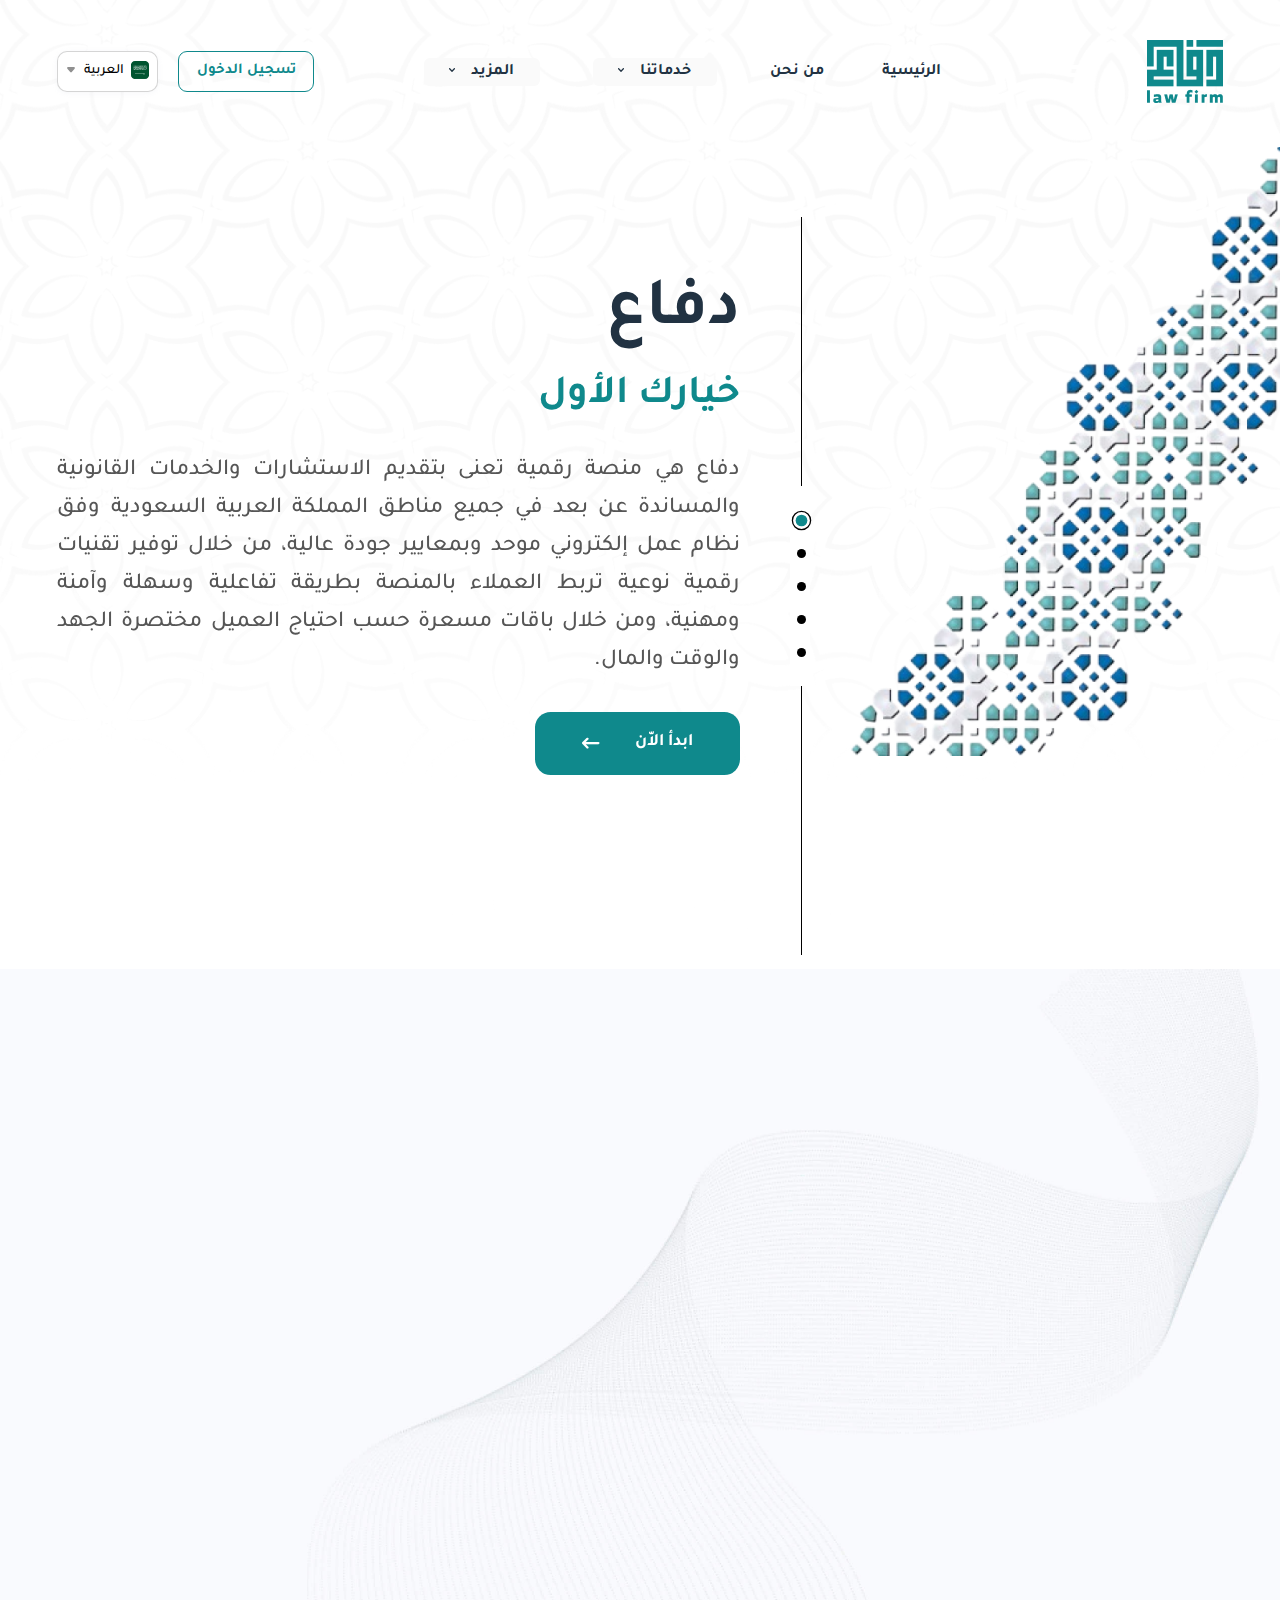
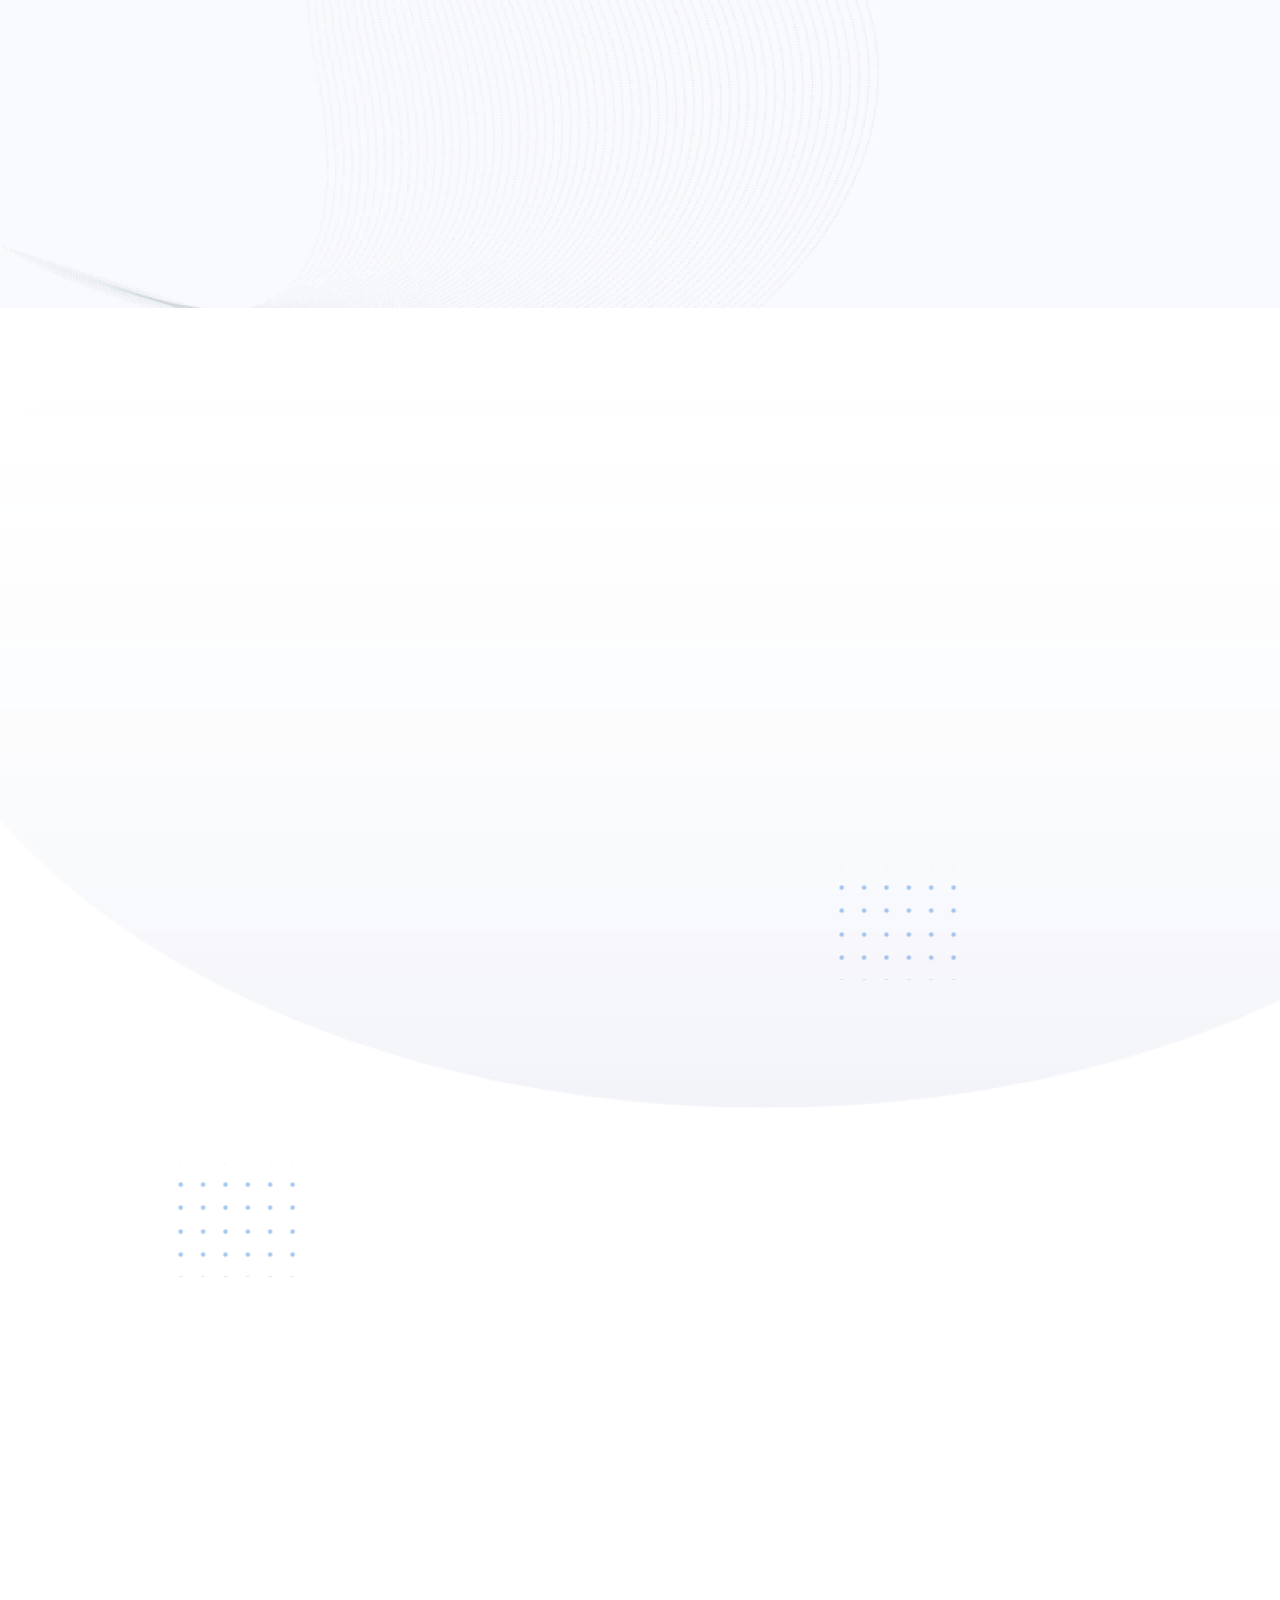
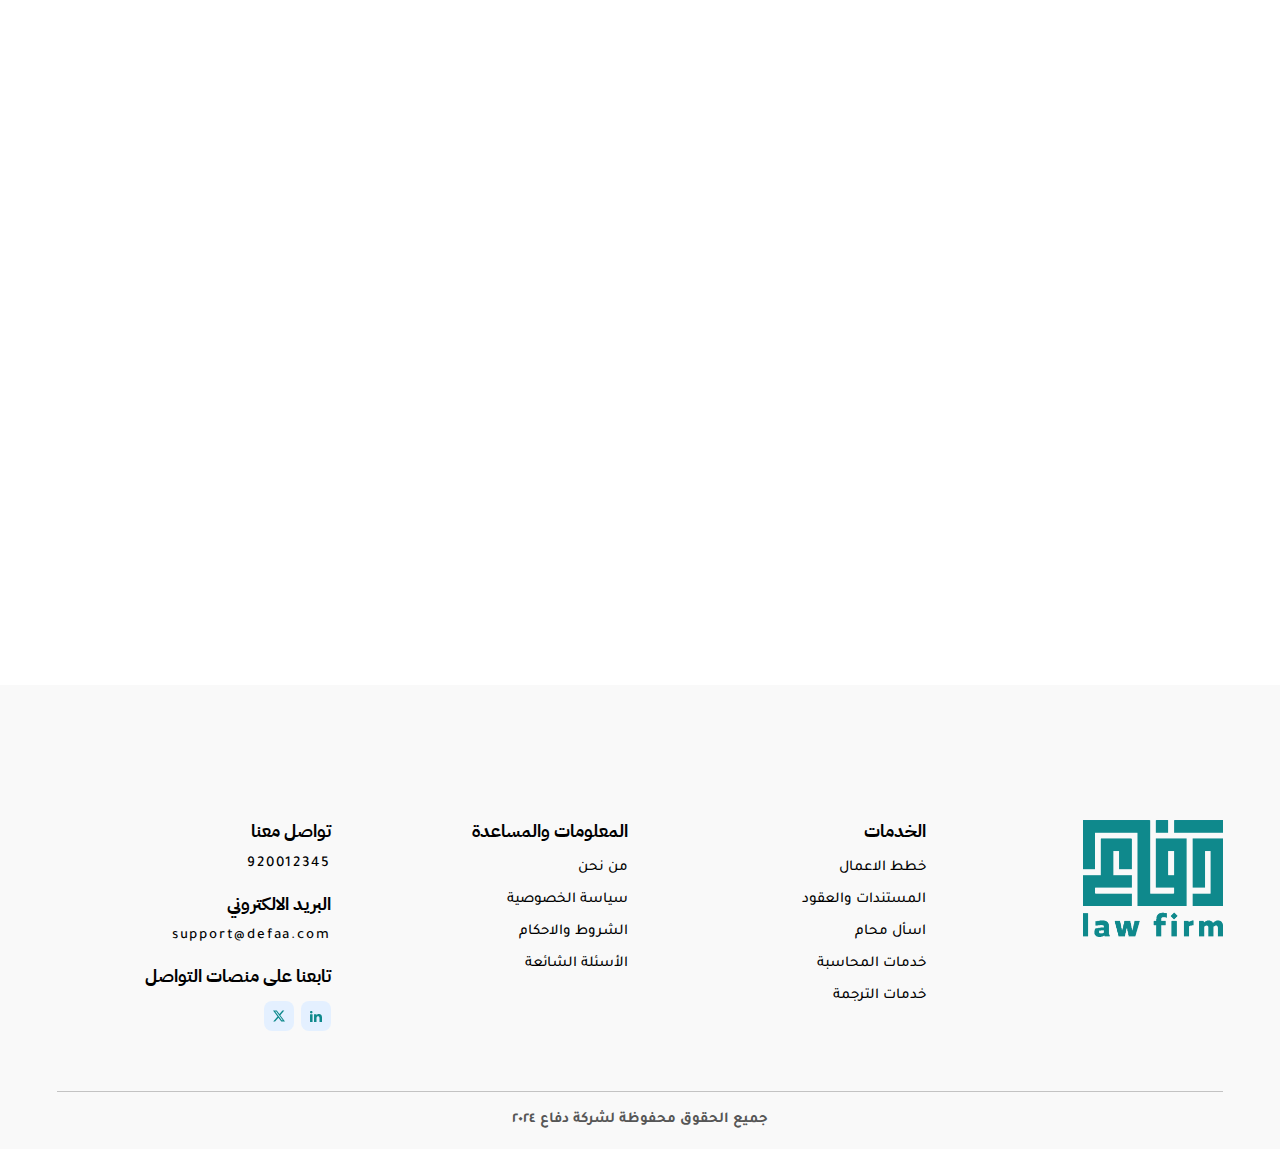
<file: index.html>
<!DOCTYPE html>
<html lang="ar" dir="rtl">
  <head>
    <meta charset="UTF-8" >
    <meta http-equiv="X-UA-Compatible" content="IE=edge" >
    <meta name="viewport" content="width=device-width, initial-scale=1.0" >
    <title>الرئيسية</title>

    <!--Essential css files-->
    <link rel="stylesheet" href="assets/css/all.css" >
    <link rel="stylesheet" href="assets/css/bootstrap.min.css" >
    <link rel="stylesheet" href="assets/css/swiper-bundle.min.css" >
    <link rel="stylesheet" href="assets/css/animate.css" >
    <link rel="stylesheet" href="assets/css/style.css" >

    <!--favicon-->
    <link rel="icon" href="assets/images/favicon.png" >
  </head>
  <body>
    <!-- header section start -->
    <header class="arabic_header isSticky">
      <div class="container">
        <div class="row align-items-center">
          <div class="col-xl-2 col-lg-2 col-md-12 text-end">
            <a class="logo" href="index.html">
              <img src="assets/images/logo.png" alt="Arabic" >
              <img
                class="mbLogo"
                src="assets/images/mobile-logo.png"
                alt="Arabic"
              >
            </a>
            <button class="humbarger-button">
              <span class="menu-bar">
                <svg
                  width="28"
                  height="20"
                  viewBox="0 0 28 20"
                  fill="none"
                  xmlns="http://www.w3.org/2000/svg"
                >
                  <path
                    d="M2 0H12C12.5304 0 13.0391 0.210714 13.4142 0.585786C13.7893 0.960859 14 1.46957 14 2C14 2.53043 13.7893 3.03914 13.4142 3.41421C13.0391 3.78929 12.5304 4 12 4H2C1.46957 4 0.960859 3.78929 0.585786 3.41421C0.210714 3.03914 0 2.53043 0 2C0 1.46957 0.210714 0.960859 0.585786 0.585786C0.960859 0.210714 1.46957 0 2 0ZM16 16H26C26.5304 16 27.0391 16.2107 27.4142 16.5858C27.7893 16.9609 28 17.4696 28 18C28 18.5304 27.7893 19.0391 27.4142 19.4142C27.0391 19.7893 26.5304 20 26 20H16C15.4696 20 14.9609 19.7893 14.5858 19.4142C14.2107 19.0391 14 18.5304 14 18C14 17.4696 14.2107 16.9609 14.5858 16.5858C14.9609 16.2107 15.4696 16 16 16ZM2 8H26C26.5304 8 27.0391 8.21071 27.4142 8.58579C27.7893 8.96086 28 9.46957 28 10C28 10.5304 27.7893 11.0391 27.4142 11.4142C27.0391 11.7893 26.5304 12 26 12H2C1.46957 12 0.960859 11.7893 0.585786 11.4142C0.210714 11.0391 0 10.5304 0 10C0 9.46957 0.210714 8.96086 0.585786 8.58579C0.960859 8.21071 1.46957 8 2 8Z"
                    fill="#fff"
                  />
                </svg>
              </span>
              <span class="menu-close">
                <svg
                  width="19"
                  height="18"
                  viewBox="0 0 19 18"
                  fill="none"
                  xmlns="http://www.w3.org/2000/svg"
                >
                  <path
                    d="M17.6667 17L1 1M17.6667 1L1 17"
                    stroke="white"
                    stroke-width="2"
                    stroke-linecap="round"
                  />
                </svg>
              </span>
            </button>
          </div>
          <div class="col-xl-10 col-lg-10 col-md-12">
            <div class="arabic_header_menus">
              <div class="main_menu">
                <ul>
                  <li><a href="index.html">الرئيسية</a></li>
                  <li><a href="about.html">من نحن</a></li>
                  <li class="sub-menu">
                    <a href="javascript:void(0);">
                      خدماتنا
                      <svg
                        width="6"
                        height="4"
                        viewBox="0 0 6 4"
                        fill="none"
                        xmlns="http://www.w3.org/2000/svg"
                      >
                        <path
                          fill-rule="evenodd"
                          clip-rule="evenodd"
                          d="M2.55122 0.202734C2.66926 0.072917 2.82928 0 2.99611 0C3.16294 0 3.32295 0.072917 3.441 0.202734L5.8157 2.81662C5.93374 2.94667 6.00004 3.12302 6 3.30689C5.99996 3.49076 5.93359 3.66708 5.81549 3.79706C5.69738 3.92704 5.53722 4.00004 5.37024 4C5.20326 3.99996 5.04313 3.92687 4.92508 3.79683L2.99611 1.67281L1.06714 3.79683C0.948456 3.92317 0.789458 3.99312 0.624388 3.99163C0.459318 3.99014 0.301385 3.91731 0.184604 3.78885C0.0678229 3.66038 0.00153828 3.48654 2.6226e-05 3.30479C-0.00148535 3.12303 0.0618973 2.94788 0.176522 2.81708L2.5508 0.202271L2.55122 0.202734Z"
                          fill="#213242"
                        />
                      </svg>
                    </a>
                    <ul>
                      <li><a href="plans.html">خطط الاعمال</a></li>
                      <li><a href="contracts.html">المستندات والعقود</a></li>
                      <li><a href="ask-lawyer.html">اسأل محام</a></li>
                      <li><a href="accounting.html">خدمات المحاسبة</a></li>
                      <li><a href="translation.html">خدمات الترجمة</a></li>
                    </ul>
                  </li>
                  <li class="sub-menu">
                    <a href="javascript:void(0);">
                      المزيد
                      <svg
                        width="6"
                        height="4"
                        viewBox="0 0 6 4"
                        fill="none"
                        xmlns="http://www.w3.org/2000/svg"
                      >
                        <path
                          fill-rule="evenodd"
                          clip-rule="evenodd"
                          d="M2.55122 0.202734C2.66926 0.072917 2.82928 0 2.99611 0C3.16294 0 3.32295 0.072917 3.441 0.202734L5.8157 2.81662C5.93374 2.94667 6.00004 3.12302 6 3.30689C5.99996 3.49076 5.93359 3.66708 5.81549 3.79706C5.69738 3.92704 5.53722 4.00004 5.37024 4C5.20326 3.99996 5.04313 3.92687 4.92508 3.79683L2.99611 1.67281L1.06714 3.79683C0.948456 3.92317 0.789458 3.99312 0.624388 3.99163C0.459318 3.99014 0.301385 3.91731 0.184604 3.78885C0.0678229 3.66038 0.00153828 3.48654 2.6226e-05 3.30479C-0.00148535 3.12303 0.0618973 2.94788 0.176522 2.81708L2.5508 0.202271L2.55122 0.202734Z"
                          fill="#213242"
                        /></svg
                    ></a>
                    <ul>
                      <li><a href="contact.html">تواصل معنا</a></li>
                      <li><a href="privacy.html">سياسة الخصوصية</a></li>
                      <li><a href="terms.html">الشروط والأحكام</a></li>
                      <li><a href="faq.html">الأسئلة الشائعة</a></li>
                    </ul>
                  </li>
                </ul>
              </div>
              <div class="arabic_swicher_button d-flex align-items-center">
                <a class="loginBtn button-animsm" href="login.html"
                  >تسجيل الدخول</a
                >
                <div class="dropdown">
                  <button
                    class="dropdown-toggle"
                    type="button"
                    data-bs-toggle="dropdown"
                  >
                    <img src="assets/images/home/language.png" alt="Arabic" >
                    العربية
                    <svg
                      width="8"
                      height="6"
                      viewBox="0 0 8 6"
                      fill="none"
                      xmlns="http://www.w3.org/2000/svg"
                    >
                      <path
                        d="M6.86496 0L1.13504 0C0.287204 0 -0.175953 0.988856 0.366819 1.64018L3.23178 5.07813C3.63157 5.55789 4.36843 5.55789 4.76822 5.07814L7.63318 1.64018C8.17595 0.988857 7.7128 0 6.86496 0Z"
                        fill="#909090"
                      />
                    </svg>
                  </button>
                  <ul class="dropdown-menu">
                    <li>
                      <img
                        
                        src="assets/images/home/en.png"
                        alt="Arabic"
                      >English
                    </li>
                  </ul>
                </div>
              </div>
            </div>
          </div>
        </div>
      </div>
    </header>
    <!-- header section end -->

    <!-- Hero section Start -->
    <section
      class="hero-section pt-217 pb-14 hero-sliderShape"
      style="
        background: url(assets/images/hero-image/banner-background.png)
          no-repeat scroll bottom center / cover;">
      <div class="container">
        <div class="row">
          <div class="col-lg-4 col-md-12 order-md2">
            <div class="hero-image01 aravic_stretch-element-inside-column">
              <img
                src="assets/images/hero-image/hero-slider-image.png"
                alt="">
            </div>
          </div>
          <div class="col-lg-8 col-md-12 order-md1">
            <div class="hero-sliderWraper">
              <div class="swiper heroSlider">
                <div class="swiper-wrapper">
                  <div class="swiper-slide">
                    <div class="swiper-content">
                      <h2 class="wow fadeInUp">دفاع</h2>
                      <h4 class="wow fadeInUp" data-wow-delay="0.2s">
                        خيارك الأول
                      </h4>
                      <p class="wow fadeInUp" data-wow-delay="0.3s">
                        دفاع هي منصة رقمية تعنى بتقديم الاستشارات والخدمات
                        القانونية والمساندة عن بعد في جميع مناطق المملكة العربية
                        السعودية وفق نظام عمل إلكتروني موحد وبمعايير جودة عالية،
                        من خلال توفير تقنيات رقمية نوعية تربط العملاء بالمنصة
                        بطريقة تفاعلية وسهلة وآمنة ومهنية، ومن خلال باقات مسعرة
                        حسب احتياج العميل مختصرة الجهد والوقت والمال.
                      </p>
                      <a
                        class="arabic-btn button-animsm wow fadeInUp"
                        data-wow-delay="0.4s"
                        href="javascript:void(0);"
                        >ابدأ الاّن <i class="fa-solid fa-arrow-left-long">
                          </i
                      ></a>
                    </div>
                  </div>
                  <div class="swiper-slide">
                    <div class="swiper-content">
                      <h2 class="wow fadeInUp">دفاع</h2>
                      <h4 class="wow fadeInUp" data-wow-delay="0.2s">
                        خيارك الأول
                      </h4>
                      <p class="wow fadeInUp" data-wow-delay="0.3s">
                        دفاع هي منصة رقمية تعنى بتقديم الاستشارات والخدمات
                        القانونية والمساندة عن بعد في جميع مناطق المملكة العربية
                        السعودية وفق نظام عمل إلكتروني موحد وبمعايير جودة عالية،
                        من خلال توفير تقنيات رقمية نوعية تربط العملاء بالمنصة
                        بطريقة تفاعلية وسهلة وآمنة ومهنية، ومن خلال باقات مسعرة
                        حسب احتياج العميل مختصرة الجهد والوقت والمال.
                      </p>
                      <a
                        class="arabic-btn button-animsm wow fadeInUp"
                        data-wow-delay="0.4s"
                        href="javascript:void(0);"
                        >ابدأ الاّن <i class="fa-solid fa-arrow-left-long"></i
                      ></a>
                    </div>
                  </div>
                  <div class="swiper-slide">
                    <div class="swiper-content">
                      <h2 class="wow fadeInUp">دفاع</h2>
                      <h4 class="wow fadeInUp" data-wow-delay="0.2s">
                        خيارك الأول
                      </h4>
                      <p class="wow fadeInUp" data-wow-delay="0.3s">
                        دفاع هي منصة رقمية تعنى بتقديم الاستشارات والخدمات
                        القانونية والمساندة عن بعد في جميع مناطق المملكة العربية
                        السعودية وفق نظام عمل إلكتروني موحد وبمعايير جودة عالية،
                        من خلال توفير تقنيات رقمية نوعية تربط العملاء بالمنصة
                        بطريقة تفاعلية وسهلة وآمنة ومهنية، ومن خلال باقات مسعرة
                        حسب احتياج العميل مختصرة الجهد والوقت والمال.
                      </p>
                      <a
                        class="arabic-btn button-animsm wow fadeInUp"
                        data-wow-delay="0.4s"
                        href="javascript:void(0);"
                        >ابدأ الاّن <i class="fa-solid fa-arrow-left-long"></i
                      ></a>
                    </div>
                  </div>
                  <div class="swiper-slide">
                    <div class="swiper-content">
                      <h2 class="wow fadeInUp">دفاع</h2>
                      <h4 class="wow fadeInUp" data-wow-delay="0.2s">
                        خيارك الأول
                      </h4>
                      <p class="wow fadeInUp" data-wow-delay="0.3s">
                        دفاع هي منصة رقمية تعنى بتقديم الاستشارات والخدمات
                        القانونية والمساندة عن بعد في جميع مناطق المملكة العربية
                        السعودية وفق نظام عمل إلكتروني موحد وبمعايير جودة عالية،
                        من خلال توفير تقنيات رقمية نوعية تربط العملاء بالمنصة
                        بطريقة تفاعلية وسهلة وآمنة ومهنية، ومن خلال باقات مسعرة
                        حسب احتياج العميل مختصرة الجهد والوقت والمال.
                      </p>
                      <a
                        class="arabic-btn button-animsm wow fadeInUp"
                        data-wow-delay="0.4s"
                        href="javascript:void(0);"
                        >ابدأ الاّن <i class="fa-solid fa-arrow-left-long"></i
                      ></a>
                    </div>
                  </div>
                  <div class="swiper-slide">
                    <div class="swiper-content">
                      <h2 class="wow fadeInUp">دفاع</h2>
                      <h4 class="wow fadeInUp" data-wow-delay="0.2s">
                        خيارك الأول
                      </h4>
                      <p class="wow fadeInUp" data-wow-delay="0.3s">
                        دفاع هي منصة رقمية تعنى بتقديم الاستشارات والخدمات
                        القانونية والمساندة عن بعد في جميع مناطق المملكة العربية
                        السعودية وفق نظام عمل إلكتروني موحد وبمعايير جودة عالية،
                        من خلال توفير تقنيات رقمية نوعية تربط العملاء بالمنصة
                        بطريقة تفاعلية وسهلة وآمنة ومهنية، ومن خلال باقات مسعرة
                        حسب احتياج العميل مختصرة الجهد والوقت والمال.
                      </p>
                      <a
                        class="arabic-btn button-animsm wow fadeInUp"
                        data-wow-delay="0.4s"
                        href="javascript:void(0);"
                        >ابدأ الاّن <i class="fa-solid fa-arrow-left-long"></i
                      ></a>
                    </div>
                  </div>
                </div>
              </div>
              <div class="swiper-pagination"></div>
            </div>
          </div>
        </div>
      </div>
    </section>
    <!-- Hero section end -->

    <!-- Legal Services start -->
    <section
      class="legal-services"
      style="
        background: url(assets/images/home/contact-banner.jpg) no-repeat scroll
          center center / cover;
      "
    >
      <div class="container">
        <div class="row">
          <div class="col-lg-12 text-center">
            <h2 class="heading-title wow fadeInUp">دفاع</h2>
            <p class="wow fadeInUp" data-wow-delay="0.2s">
              رؤية جديدة للخدمات القانونية
            </p>
          </div>
        </div>
        <div class="row">
          <div class="col-lg-12">
            <div class="service-cardWraper">
              <ul class="wow fadeInUp">
                <li>
                  <img
                    src="assets/images/service-card/card-04.png"
                    alt="Arabic"
                  >
                  <a href="javascript:void(0);">منصة رقمية</a>
                </li>
                <li>
                  <img
                    src="assets/images/service-card/card-03.png"
                    alt="Arabic"
                  >
                  <a href="javascript:void(0);">مؤتمتة بالكامل</a>
                </li>
                <li>
                  <img
                    src="assets/images/service-card/card-02.png"
                    alt="Arabic"
                  >
                  <a href="javascript:void(0);">مرخصة وموثوقة</a>
                </li>
                <li>
                  <img
                    src="assets/images/service-card/card-01.png"
                    alt="Arabic"
                  >
                  <a href="javascript:void(0);">باقات منوعة</a>
                </li>
              </ul>
              <ul class="wow fadeInUp" data-wow-delay="0.2s">
                <li>
                  <img
                    src="assets/images/service-card/card-07.png"
                    alt="Arabic"
                  >
                  <a href="javascript:void(0);">أسعار محددة</a>
                </li>
                <li>
                  <img
                    src="assets/images/service-card/card-06.png"
                    alt="Arabic"
                  >
                  <a href="javascript:void(0);">خدمات محاسبية</a>
                </li>
                <li>
                  <img
                    src="assets/images/service-card/card-05.png"
                    alt="Arabic"
                  >
                  <a href="javascript:void(0);">خدمات الترجمة</a>
                </li>
              </ul>
              <ul class="wow fadeInUp" data-wow-delay="0.4s">
                <li>
                  <img
                    src="assets/images/service-card/card-09.png"
                    alt="Arabic"
                  >
                  <a href="javascript:void(0);">أنظمة دفع آمنة</a>
                </li>
                <li>
                  <img
                    src="assets/images/service-card/card-08.png"
                    alt="Arabic"
                  >
                  <a href="javascript:void(0);">عقود الكترونية</a>
                </li>
              </ul>
            </div>

            <div class="service-cardWraper02">
              <ul class="wow fadeInUp">
                <li>
                  <img
                    src="assets/images/service-card/card-04.png"
                    alt="Arabic"
                  >
                  <a href="javascript:void(0);">مؤتمتة بالكامل</a>
                </li>
                <li>
                  <img
                    src="assets/images/service-card/card-03.png"
                    alt="Arabic"
                  >
                  <a href="javascript:void(0);">منصة رقمية</a>
                </li>
              </ul>
              <ul class="wow fadeInUp" data-wow-delay="0.2s">
                <li>
                  <img
                    src="assets/images/service-card/card-07.png"
                    alt="Arabic"
                  >
                  <a href="javascript:void(0);">أسعار محددة</a>
                </li>
              </ul>
              <ul class="wow fadeInUp">
                <li>
                  <img
                    src="assets/images/service-card/card-02.png"
                    alt="Arabic"
                  >
                  <a href="javascript:void(0);">عقود الكترونية</a>
                </li>
                <li>
                  <img
                    src="assets/images/service-card/card-09.png"
                    alt="Arabic"
                  >
                  <a href="javascript:void(0);">مرخصة وموثوقة</a>
                </li>
              </ul>
              <ul class="wow fadeInUp" data-wow-delay="0.2s">
                <li>
                  <img
                    src="assets/images/service-card/card-05.png"
                    alt="Arabic"
                  >
                  <a href="javascript:void(0);">خدمات الترجمة</a>
                </li>
              </ul>
              <ul class="wow fadeInUp">
                <li>
                  <img
                    src="assets/images/service-card/card-01.png"
                    alt="Arabic"
                  >
                  <a href="javascript:void(0);">أنظمة دفع آمنة</a>
                </li>
                <li>
                  <img
                    src="assets/images/service-card/card-07.png"
                    alt="Arabic"
                  >
                  <a href="javascript:void(0);">باقات منوعة</a>
                </li>
              </ul>
              <ul class="wow fadeInUp" data-wow-delay="0.2s">
                <li>
                  <img
                    src="assets/images/service-card/card-06.png"
                    alt="Arabic"
                  >
                  <a href="javascript:void(0);">خدمات محاسبية</a>
                </li>
              </ul>
            </div>
          </div>
        </div>
      </div>
    </section>
    <!-- Legal Services end -->

    <!-- Service Section start -->
    <section class="service-section">
      <div class="container">
        <div class="row">
          <div class="col-lg-12 text-center mb-50">
            <h2 class="heading-title wow fadeInUp">
              <span>دفاع</span> قوتها في التفاصيل
            </h2>
          </div>
        </div>
        <div class="row gx-10 mb-50 sm-columns-reverse">
          <div
            class="col-xl-4 col-lg-4 col-md-6 wow fadeInUp"
            data-wow-delay="0.4s"
          >
            <div class="service-sin">
              <span>
                <svg
                  width="56"
                  height="58"
                  viewBox="0 0 56 58"
                  fill="none"
                  xmlns="http://www.w3.org/2000/svg"
                >
                  <path
                    d="M21.1326 57.9389C20.5057 57.8409 19.9121 57.5917 19.4031 57.2127C18.8942 56.8337 18.4853 56.3364 18.2118 55.7638C17.9394 55.1058 17.7885 54.404 17.7664 53.6923C17.6939 52.3458 17.7664 50.9889 17.7664 49.5493H13.6234C11.7561 49.5755 9.90279 49.2231 8.17534 48.5135C6.16413 47.7449 4.39048 46.4608 3.03243 44.7901C1.67438 43.1193 0.779727 41.1207 0.438272 38.9949C-0.394954 34.9781 -0.0349166 30.8053 1.47403 26.9905C2.50034 24.302 4.48525 22.0884 7.04638 20.776C10.599 18.9013 14.0481 16.8402 17.5178 14.8412C17.6108 14.7633 17.6865 14.6669 17.74 14.5581C17.7935 14.4493 17.8237 14.3305 17.8286 14.2093C17.8286 10.9502 17.8286 7.68755 17.8286 4.42148C17.8286 1.60423 19.4236 0.00916697 22.2512 0.00916697H47.3165C48.2297 -0.0536695 49.1357 0.208035 49.8748 0.748111C50.6138 1.28819 51.1384 2.07193 51.3559 2.96107C51.4609 3.43706 51.5096 3.92375 51.5009 4.41112C51.5009 9.00296 51.5009 13.5879 51.5009 18.1659V18.9013H52.661C53.0775 18.8776 53.4946 18.938 53.8874 19.0789C54.2801 19.2199 54.6404 19.4385 54.9468 19.7217C55.2533 20.0049 55.4995 20.3469 55.6709 20.7274C55.8422 21.1078 55.9352 21.5189 55.9443 21.9361C56.0043 22.3601 55.974 22.7921 55.8552 23.2036C55.7363 23.615 55.5318 23.9967 55.2549 24.3235C54.978 24.6502 54.6351 24.9147 54.2488 25.0994C53.8624 25.2842 53.4413 25.3851 53.0131 25.3955C50.6619 25.4991 48.3004 25.4783 45.9493 25.3955C45.5509 25.3644 45.1628 25.2539 44.8078 25.0705C44.4528 24.8871 44.1381 24.6345 43.8823 24.3275C43.6265 24.0205 43.4347 23.6654 43.3183 23.2832C43.2019 22.9009 43.1632 22.4992 43.2045 22.1018C43.2039 21.2988 43.5141 20.5267 44.0703 19.9474C44.6264 19.3681 45.3851 19.0266 46.1875 18.9945C47.0161 18.9945 47.8447 18.9945 48.7147 18.9945V6.2444H20.5112V13.07L21.0601 12.8007C22.852 11.765 24.6335 10.7292 26.4668 9.84882C27.226 9.44664 28.0498 9.18024 28.9008 9.06165C29.313 8.99259 29.7356 9.02156 30.1346 9.14621C30.5335 9.27087 30.8975 9.48771 31.197 9.77919C31.4966 10.0707 31.7232 10.4286 31.8587 10.8239C31.9942 11.2193 32.0347 11.641 31.977 12.055C31.9202 12.7561 31.7041 13.435 31.3451 14.0399C30.9861 14.6448 30.4937 15.1598 29.9055 15.5455C27.0364 17.8034 24.0949 19.9785 21.1533 22.1432C20.9336 22.2718 20.7542 22.4592 20.6353 22.6843C20.5163 22.9094 20.4626 23.1632 20.4801 23.4172C20.4801 32.2625 20.4801 41.1079 20.4801 49.9532V50.6161H48.6526V48.5446C47.8551 48.5446 47.0886 48.5446 46.3221 48.5446C45.6653 48.5624 45.0196 48.3714 44.4781 47.9992C43.9365 47.627 43.5269 47.0927 43.3081 46.4731C43.1251 46.0107 43.0531 45.5119 43.0979 45.0167C43.1426 44.5215 43.3029 44.0437 43.5658 43.6217C43.8287 43.1997 44.1869 42.8452 44.6116 42.5867C45.0363 42.3282 45.5158 42.1729 46.0114 42.1333C48.3211 42.0608 50.6516 42.0711 52.9613 42.1333C53.7632 42.2053 54.5096 42.5731 55.0552 43.1651C55.6008 43.7572 55.9066 44.5311 55.9131 45.3361C55.9195 46.1412 55.6262 46.9199 55.0902 47.5206C54.5541 48.1213 53.8137 48.5011 53.0131 48.586C52.5056 48.586 51.9774 48.586 51.4284 48.586V49.6218C51.4284 51.1754 51.4284 52.729 51.3663 54.2619C51.3362 55.1104 51.0184 55.9233 50.4649 56.5671C49.9115 57.2109 49.1555 57.6472 48.3211 57.8042L48.0622 57.9078L21.1326 57.9389ZM32.6398 54.0548C32.648 54.4376 32.7688 54.8095 32.9872 55.124C33.2056 55.4385 33.5119 55.6816 33.8678 55.823C34.2236 55.9643 34.6132 55.9976 34.9879 55.9187C35.3626 55.8398 35.7057 55.6522 35.9743 55.3793C36.2429 55.1064 36.4251 54.7604 36.4981 54.3846C36.5711 54.0087 36.5317 53.6196 36.3847 53.2661C36.2378 52.9125 35.9899 52.6101 35.672 52.3966C35.3541 52.1832 34.9803 52.0683 34.5974 52.0661C34.3381 52.0675 34.0816 52.1201 33.8427 52.2209C33.6038 52.3217 33.3871 52.4687 33.2052 52.6535C33.0233 52.8383 32.8797 53.0572 32.7827 53.2977C32.6857 53.5382 32.6371 53.7955 32.6398 54.0548ZM34.5663 3.74824H38.4608C38.7922 3.74824 39.1547 3.74824 39.1651 3.30286C39.1754 2.85749 38.7922 2.81606 38.4401 2.81606H30.7548C30.4026 2.81606 30.009 2.81606 29.9987 3.27179C29.9883 3.72752 30.4233 3.74824 30.7858 3.74824H34.5663Z"
                    fill="#213242"
                  />
                  <path
                    d="M49.4913 33.1533C48.4555 33.1533 47.4198 33.1533 46.4358 33.1533C45.597 33.1304 44.7989 32.7862 44.2066 32.1918C43.6142 31.5974 43.2728 30.7982 43.2529 29.9593C43.2329 29.1204 43.536 28.3058 44.0994 27.6839C44.6629 27.0621 45.4436 26.6804 46.2805 26.6177C48.4245 26.6177 50.5685 26.6177 52.7228 26.6177C53.5587 26.6779 54.3397 27.0565 54.9047 27.6755C55.4697 28.2944 55.7758 29.1065 55.7599 29.9444C55.7439 30.7823 55.4072 31.5822 54.819 32.1792C54.2309 32.7762 53.4361 33.1248 52.5986 33.1533C51.5628 33.1636 50.527 33.1533 49.4913 33.1533Z"
                    fill="#213242"
                  />
                  <path
                    d="M49.5131 40.8594C48.3841 40.8594 47.2448 40.8594 46.1158 40.8594C45.3873 40.8418 44.6896 40.5618 44.151 40.0709C43.6125 39.5799 43.2693 38.911 43.1847 38.1871C43.0116 37.406 43.1394 36.5883 43.5425 35.8971C43.9457 35.206 44.5946 34.6923 45.3597 34.4584C45.5745 34.3905 45.7975 34.3521 46.0226 34.3445C48.322 34.3445 50.6214 34.3445 52.9207 34.3445C53.5577 34.3498 54.1756 34.5617 54.6818 34.9483C55.188 35.3349 55.555 35.8754 55.7276 36.4885C55.9514 37.1256 55.9719 37.8165 55.7864 38.4658C55.6009 39.1151 55.2184 39.6909 54.6919 40.1136C54.1725 40.4784 53.5714 40.7096 52.9415 40.7869C51.8021 40.8904 50.6524 40.7869 49.5028 40.7869L49.5131 40.8594Z"
                    fill="#213242"
                  />
                </svg>
              </span>
              <h4><a href="javascript:void(0);">سهولة الاشتراك</a></h4>
              <p>ابدأ الخدمة فور اشتراكك</p>
            </div>
          </div>
          <div
            class="col-xl-4 col-lg-4 col-md-6 wow fadeInUp"
            data-wow-delay="0.2s"
          >
            <div class="service-sin">
              <span>
                <svg
                  width="65"
                  height="56"
                  viewBox="0 0 65 56"
                  fill="none"
                  xmlns="http://www.w3.org/2000/svg"
                >
                  <path
                    d="M32.5316 0.00295102C40.4703 0.00295102 48.4084 0.00295102 56.3459 0.00295102C60.2888 0.00295102 63.4211 2.16752 64.5574 5.74113C64.8396 6.66484 64.9807 7.62569 64.9759 8.59133C65.0037 19.4973 65.0074 30.4038 64.9872 41.311C64.9872 46.322 61.4269 49.8427 56.4008 49.8616C52.0527 49.8767 47.7059 49.8767 43.3603 49.8616C43.1533 49.8476 42.9464 49.8892 42.7612 49.9823C42.5759 50.0753 42.4192 50.2163 42.3073 50.3905C38.9873 51.1487 37.1973 51.2399 34.6242 54.6486C33.2702 56.4505 31.7249 56.4505 30.3689 54.6486C27.8022 51.2336 24.9873 51.1487 22.6839 50.3905C22.572 50.2165 22.4151 50.0758 22.2299 49.9831C22.0446 49.8904 21.8378 49.8491 21.631 49.8635C17.262 49.8805 12.8912 49.89 8.52034 49.8635C4.14949 49.8371 0.827794 47.0643 0.102475 42.875C0.0244751 42.3612 -0.00910506 41.8418 0.00210494 41.3224C0.00210494 30.4164 0.00210494 19.5099 0.00210494 8.60266C0.00210494 4.33397 2.62499 1.04746 6.67769 0.203165C7.39734 0.0673524 8.12887 0.00407391 8.86122 0.0142848C16.7507 0.000433603 24.6408 -0.00334498 32.5316 0.00295102ZM15.266 25.9928C15.1986 26.0175 15.1349 26.0512 15.0766 26.093C12.9669 28.0649 11.5845 30.4712 11.1072 33.3327C10.7058 35.7334 12.395 37.7733 14.7736 37.7809C20.7466 37.7997 26.7202 37.7903 32.6945 37.7525C35.2643 37.7355 36.9233 35.6352 36.4271 33.1155C35.9425 30.5482 34.6762 28.1923 32.8005 26.3687C32.6566 26.2271 32.4899 26.1081 32.3328 25.9758C27.9752 31.5913 19.7107 31.6914 15.266 25.9928ZM23.7748 12.1196C22.2801 12.1245 20.8204 12.5711 19.5802 13.4031C18.34 14.235 17.3748 15.415 16.8067 16.7938C16.2387 18.1727 16.0931 19.6885 16.3885 21.1499C16.6839 22.6112 17.407 23.9524 18.4664 25.004C19.5258 26.0556 20.8739 26.7704 22.3405 27.058C23.8071 27.3457 25.3262 27.1933 26.706 26.6202C28.0858 26.0471 29.2642 25.0788 30.0925 23.8379C30.9207 22.597 31.3616 21.1391 31.3594 19.6484C31.3523 17.6476 30.5498 15.7312 29.1279 14.3198C27.706 12.9084 25.7809 12.1171 23.7748 12.1196ZM47.983 27.1941C49.3616 27.1941 50.6343 27.2225 51.9012 27.1941C52.4476 27.1677 52.9655 26.9432 53.3576 26.5627C53.7496 26.1822 53.9889 25.672 54.0303 25.1279C54.0717 24.5839 53.9124 24.0435 53.5824 23.6084C53.2524 23.1732 52.7744 22.8733 52.2383 22.7649C51.6784 22.6917 51.1135 22.6639 50.5491 22.6818C49.712 22.6704 48.8731 22.6818 47.9716 22.6818C47.9716 21.2935 48.0038 20.0224 47.9621 18.755C47.94 18.2197 47.7202 17.7114 47.3451 17.3279C46.9701 16.9444 46.4661 16.7127 45.9301 16.6773C44.7484 16.5791 43.7257 17.2685 43.5458 18.4018C43.4171 19.2328 43.4663 20.1017 43.4493 20.9384C43.4379 21.4956 43.4493 22.0509 43.4493 22.6648C42.1729 22.6648 40.9968 22.6478 39.8208 22.6648C38.461 22.6874 37.499 23.5544 37.4346 24.7783C37.4069 25.0846 37.4437 25.3933 37.5426 25.6845C37.6415 25.9758 37.8004 26.2432 38.009 26.4696C38.2176 26.696 38.4714 26.8764 38.7541 26.9992C39.0367 27.122 39.342 27.1846 39.6503 27.1828C40.8927 27.213 42.1369 27.1828 43.4493 27.1828C43.4493 28.4294 43.4493 29.5816 43.4493 30.7318C43.4625 32.224 44.4151 33.2534 45.7483 33.2421C47.0815 33.2307 47.9697 32.2202 47.9811 30.7583C47.9905 29.6212 47.983 28.4691 47.983 27.1941Z"
                    fill="#213242"
                  />
                </svg>
              </span>
              <h4>
                <a href="javascript:void(0);">تتبع حالة طلبك الكترونياً</a>
              </h4>
              <p>تابع طلباتك عبر حسابك</p>
            </div>
          </div>
          <div class="col-xl-4 col-lg-4 col-md-6 wow fadeInUp">
            <div class="service-sin">
              <span>
                <svg
                  width="74"
                  height="53"
                  viewBox="0 0 74 53"
                  fill="none"
                  xmlns="http://www.w3.org/2000/svg"
                >
                  <path
                    d="M54.6823 8.25022V14.0523C52.5823 14.3347 50.656 15.3691 49.2605 16.9636C47.8651 18.5581 47.0953 20.6046 47.0938 22.7235V46.6542C47.0921 48.5862 47.733 50.4638 48.9156 51.9916C48.1121 52.2448 47.2745 52.3731 46.4321 52.3721H27.5744C26.7305 52.3707 25.8917 52.2395 25.0876 51.9831C26.2697 50.4581 26.9117 48.5837 26.9127 46.6542V22.7235C26.9113 20.6046 26.1414 18.5581 24.746 16.9636C23.3506 15.3691 21.4242 14.3347 19.3242 14.0523V8.25022C19.3242 6.06213 20.1934 3.96365 21.7406 2.41643C23.2879 0.869216 25.3863 0 27.5744 0H46.4321C48.6202 0 50.7187 0.869216 52.2659 2.41643C53.8131 3.96365 54.6823 6.06213 54.6823 8.25022Z"
                    fill="#213242"
                  />
                  <path
                    d="M23.8819 22.7235V46.6543C23.883 48.09 23.3418 49.4731 22.3665 50.5268C21.8318 51.1106 21.1814 51.5768 20.4567 51.8957C19.732 52.2145 18.949 52.3791 18.1572 52.3789H5.72465C4.20638 52.3789 2.75029 51.7758 1.67671 50.7022C0.603131 49.6286 0 48.1725 0 46.6543V22.7235C0 21.2053 0.603131 19.7492 1.67671 18.6756C2.75029 17.602 4.20638 16.9989 5.72465 16.9989H18.164C18.5537 16.9986 18.9424 17.0381 19.324 17.1168C20.6125 17.385 21.7692 18.089 22.5993 19.1102C23.4295 20.1314 23.8824 21.4075 23.8819 22.7235Z"
                    fill="#213242"
                  />
                  <path
                    d="M73.9999 22.7234V46.6541C73.9999 48.1724 73.3968 49.6285 72.3232 50.702C71.2496 51.7756 69.7936 52.3788 68.2753 52.3788H55.836C55.0443 52.3789 54.2612 52.2144 53.5365 51.8955C52.8118 51.5767 52.1614 51.1105 51.6267 50.5267C50.6514 49.473 50.1102 48.0898 50.1113 46.6541V22.7234C50.1123 21.4085 50.566 20.134 51.396 19.1142C52.226 18.0944 53.3819 17.3914 54.6692 17.1234C55.0508 17.0447 55.4395 17.0052 55.8292 17.0055H68.2686C69.0203 17.0046 69.7649 17.1518 70.4598 17.4387C71.1547 17.7256 71.7863 18.1465 72.3185 18.6774C72.8507 19.2084 73.2731 19.839 73.5616 20.5332C73.8501 21.2274 73.9991 21.9716 73.9999 22.7234Z"
                    fill="#213242"
                  />
                  <path
                    d="M42.9919 30.377C42.9919 31.1743 42.7849 31.9256 42.3709 32.631C41.9723 33.321 41.3743 33.896 40.5769 34.356C39.7949 34.8006 38.8673 35.0613 37.7939 35.138V37.001H36.3219V35.115C34.7886 34.977 33.5543 34.517 32.6189 33.735C31.6836 32.9376 31.2006 31.8643 31.1699 30.515H34.6199C34.7119 31.619 35.2793 32.286 36.3219 32.516V28.123C35.2179 27.847 34.3286 27.571 33.6539 27.295C32.9793 27.019 32.3966 26.5743 31.9059 25.961C31.4153 25.3476 31.1699 24.512 31.1699 23.454C31.1699 22.12 31.6453 21.0313 32.5959 20.188C33.5619 19.3446 34.8039 18.8616 36.3219 18.739V16.876H37.7939V18.739C39.2659 18.8616 40.4389 19.3063 41.3129 20.073C42.2023 20.8396 42.7006 21.8976 42.8079 23.247H39.3349C39.2889 22.8023 39.1279 22.419 38.8519 22.097C38.5913 21.7596 38.2386 21.522 37.7939 21.384V25.731C38.9439 26.0223 39.8486 26.306 40.5079 26.582C41.1826 26.8426 41.7653 27.2796 42.2559 27.893C42.7466 28.491 42.9919 29.319 42.9919 30.377ZM34.5279 23.293C34.5279 23.799 34.6813 24.213 34.9879 24.535C35.2946 24.8416 35.7393 25.0946 36.3219 25.294V21.315C35.7699 21.3916 35.3329 21.5986 35.0109 21.936C34.6889 22.2733 34.5279 22.7256 34.5279 23.293ZM37.7939 32.562C38.3766 32.4546 38.8289 32.217 39.1509 31.849C39.4883 31.481 39.6569 31.0363 39.6569 30.515C39.6569 30.009 39.4959 29.6026 39.1739 29.296C38.8519 28.9893 38.3919 28.7363 37.7939 28.537V32.562Z"
                    fill="white"
                  />
                </svg>
              </span>
              <h4><a href="javascript:void(0);">تتبع الرصيد</a></h4>
              <p>استعرض رصيدك عبر حسابك</p>
            </div>
          </div>
        </div>
        <div class="row">
          <div class="col-lg-12 text-center position-relative">
            <a
              class="arabic-btn button-animsm wow fadeInUp"
              href="javascript:void(0);"
              data-wow-delay="0.8s"
              >اشترك الان</a
            >
            <img
              class="serDots-shape position-absolute"
              src="./assets/images/home/dots-shape.png"
              alt="Arabic"
            >
          </div>
        </div>
      </div>
    </section>
    <!-- Service Section end -->

    <!-- Package Section Start -->
    <section class="package-section pb-140">
      <div class="container">
        <div class="row">
          <div class="col-lg-12 text-center mb-40 position-relative">
            <h2 class="heading-title wow fadeInUp">كل الحلول في منصة واحدة</h2>
            <p class="sub-title wow fadeInUp" data-wow-delay="0.2s">
              انطلق الآن
            </p>
            <img
              class="pac-shape position-absolute"
              src="assets/images/home/dots-shape.png"
              alt="Arabic"
            >
          </div>
        </div>
        <div
          class="row gx-10 sm-columns-reverse justify-content-center row-cols-xs-5 row-cols-xl-5 row-cols-lg-3 row-cols-md-3 row-cols-sm-1"
        >
          <div class="col wow fadeInUp" data-wow-delay="0.8s">
            <div class="package-sin">
              <span>
                <svg
                  width="64"
                  height="64"
                  viewBox="0 0 64 64"
                  fill="none"
                  xmlns="http://www.w3.org/2000/svg"
                >
                  <rect width="64" height="64" rx="12" fill="#F4EAFA" />
                  <path
                    d="M28.6943 32.526C26.4557 30.3098 24.1832 28.0611 21.9297 25.8341L29.2133 18.6245L35.9779 25.3165L28.6943 32.526Z"
                    fill="#8C1ECB"
                  />
                  <path
                    d="M34.2524 28.3279L36.3744 30.1908C39.9131 33.3019 43.4512 36.4137 46.9885 39.5261C48.0974 40.5043 48.3116 41.9922 47.5395 43.1594C46.5223 44.6966 44.3514 44.856 43.0782 43.4684C41.9106 42.1891 40.7649 40.8969 39.6103 39.6097L31.9391 31.0588C31.8574 30.9673 31.7787 30.8718 31.7109 30.7931L34.2524 28.3279Z"
                    fill="#8C1ECB"
                  />
                  <path
                    d="M24.5811 49H16.083C15.2372 49 15.0031 48.7668 15.0031 47.9254C15.0031 47.3841 14.9931 46.8428 15.0091 46.3026C15.022 45.7182 15.2648 45.1618 15.6861 44.7514C16.1074 44.341 16.6739 44.1088 17.2656 44.1041C22.1366 44.0942 27.007 44.0942 31.8767 44.1041C33.1419 44.1041 34.1342 45.0882 34.1681 46.3508C34.184 46.8665 34.173 47.3831 34.173 47.8998C34.173 48.7638 33.9369 49.002 33.0772 49.002L24.5811 49Z"
                    fill="#8C1ECB"
                  />
                  <path
                    d="M17.5358 43.3513C17.5358 42.9468 17.5168 42.5778 17.5358 42.2107C17.6075 41.018 18.5609 40.0673 19.7664 40.0604C22.9843 40.0407 26.2019 40.0407 29.4191 40.0604C30.6485 40.0683 31.6168 41.0809 31.6467 42.2953C31.6557 42.6378 31.6467 42.9842 31.6467 43.3503L17.5358 43.3513Z"
                    fill="#8C1ECB"
                  />
                  <path
                    d="M19.9822 25.7051C20.2072 25.6983 20.4312 25.7377 20.64 25.8207C20.8488 25.9037 21.038 26.0285 21.1956 26.1873C23.5866 28.5492 25.9756 30.915 28.3627 33.2847C28.526 33.4422 28.6556 33.6305 28.7438 33.8384C28.832 34.0463 28.8771 34.2696 28.8762 34.4951C28.8754 34.7205 28.8287 34.9435 28.739 35.1508C28.6492 35.358 28.5182 35.5454 28.3537 35.7017C28.1972 35.8615 28.0098 35.9886 27.8028 36.0758C27.5957 36.1629 27.373 36.2081 27.1479 36.2088C26.9228 36.2096 26.6999 36.1658 26.4922 36.08C26.2845 35.9943 26.0964 35.8683 25.9388 35.7095C23.5305 33.3457 21.1325 30.9724 18.7448 28.5895C18.2098 28.0561 18.1192 27.3948 18.422 26.7138C18.7149 26.0535 19.2599 25.7356 19.9822 25.7051Z"
                    fill="#8C1ECB"
                  />
                  <path
                    d="M30.8026 15.001C31.0274 14.993 31.2515 15.0314 31.4604 15.1137C31.6694 15.1961 31.8586 15.3206 32.0161 15.4793C34.4157 17.851 36.8127 20.226 39.207 22.6043C39.8875 23.2843 39.8476 24.3314 39.1752 24.9957C39.0175 25.1541 38.8295 25.28 38.6221 25.3659C38.4147 25.4518 38.1921 25.496 37.9672 25.496C37.7423 25.496 37.5197 25.4518 37.3123 25.3659C37.1049 25.28 36.9169 25.1541 36.7592 24.9957C34.3523 22.6338 31.954 20.2601 29.5643 17.8746C29.0402 17.3521 28.9426 16.7016 29.2265 16.0314C29.5105 15.3612 30.0614 15.0227 30.8026 15.001Z"
                    fill="#8C1ECB"
                  />
                </svg>
              </span>
              <h4><a href="javascript:void(0);">الخطط القانونية</a></h4>
            </div>
          </div>
          <div class="col wow fadeInUp" data-wow-delay="0.6s">
            <div class="package-sin">
              <span>
                <svg
                  width="64"
                  height="64"
                  viewBox="0 0 64 64"
                  fill="none"
                  xmlns="http://www.w3.org/2000/svg"
                >
                  <rect width="64" height="64" rx="12" fill="#EBF4E2" />
                  <path
                    d="M45.8936 36.1413L41.7307 34.8894L37.8871 33.721C37.4461 33.5624 36.9686 33.5357 36.5128 33.6444C36.057 33.7531 35.6425 33.9924 35.32 34.333C34.9764 34.6537 34.736 35.0699 34.6297 35.5284C34.5234 35.9868 34.556 36.4666 34.7233 36.9063C35.3061 38.8258 35.8751 40.7454 36.4579 42.6649C36.4579 42.7762 36.5272 42.9014 36.5827 43.0822H20.9444C20.4166 43.0941 19.8919 42.9973 19.4029 42.7977C18.9139 42.5981 18.4709 42.3 18.1015 41.9219C17.7321 41.5437 17.444 41.0936 17.2552 40.5993C17.0663 40.105 16.9807 39.5772 17.0036 39.0484V22.0092C16.9821 21.4773 17.0708 20.9468 17.264 20.451C17.4572 19.9552 17.7508 19.5049 18.1263 19.1285C18.5017 18.7522 18.9509 18.4578 19.4455 18.2642C19.9401 18.0705 20.4694 17.9816 20.9999 18.0032H41.8973C42.429 17.9815 42.9595 18.0707 43.4551 18.2652C43.9507 18.4598 44.4006 18.7553 44.7762 19.1332C45.1519 19.5111 45.4452 19.9631 45.6375 20.4606C45.8299 20.958 45.9171 21.4901 45.8936 22.0231C45.8936 26.5993 45.8936 31.1895 45.8936 35.7796V36.1413ZM44.0064 24.5685C44.0064 23.5531 44.0064 22.5516 44.0064 21.564C43.938 21.1592 43.755 20.7826 43.4791 20.4791C43.2722 20.2569 43.0166 20.0859 42.7324 19.9797C42.4482 19.8734 42.1433 19.8349 41.8418 19.8671H20.7502C20.3107 19.8813 19.8899 20.0489 19.5606 20.3409C19.2312 20.633 19.014 21.0311 18.9463 21.4667C18.863 22.4821 18.9463 23.5114 18.9463 24.5546L44.0064 24.5685Z"
                    fill="#80C343"
                  />
                  <path
                    d="M47.0033 38.8118C47.0082 39.0251 46.9388 39.2333 46.8071 39.4008C46.6754 39.5683 46.4897 39.6847 46.2818 39.7299C45.1301 40.1333 43.9783 40.5227 42.8128 40.8983C42.5995 40.9548 42.4049 41.067 42.249 41.2233C42.093 41.3797 41.9811 41.5747 41.9247 41.7885C41.5639 42.943 41.1615 44.0836 40.773 45.2381C40.7307 45.4528 40.6143 45.6457 40.4443 45.783C40.2743 45.9204 40.0616 45.9933 39.8433 45.9892C39.6247 45.9922 39.4122 45.9168 39.2442 45.7765C39.0762 45.6362 38.9639 45.4403 38.9275 45.2242L36.2633 36.4611C36.1932 36.2847 36.1769 36.0914 36.2164 35.9057C36.2559 35.72 36.3495 35.5503 36.4853 35.4179C36.6171 35.2904 36.783 35.2041 36.9629 35.1695C37.1427 35.1349 37.3288 35.1536 37.4982 35.2232L46.2124 37.8799C46.7535 38.0468 47.0033 38.3389 47.0033 38.8118Z"
                    fill="#80C343"
                  />
                  <path
                    d="M22.0828 21.3833C22.3014 21.3903 22.5091 21.4804 22.6638 21.6355C22.8184 21.7905 22.9084 21.9987 22.9153 22.2179C22.9154 22.3287 22.8934 22.4383 22.8507 22.5405C22.8079 22.6427 22.7454 22.7353 22.6666 22.813C22.5878 22.8907 22.4944 22.9518 22.3918 22.993C22.2892 23.0341 22.1794 23.0543 22.0689 23.0525C21.8515 23.049 21.6438 22.9618 21.4888 22.8091C21.3338 22.6563 21.2434 22.4496 21.2363 22.2318C21.2399 22.0079 21.3302 21.7941 21.4882 21.6358C21.6462 21.4774 21.8594 21.3869 22.0828 21.3833Z"
                    fill="#80C343"
                  />
                  <path
                    d="M24.1919 22.204C24.1955 21.985 24.2848 21.7763 24.4406 21.6228C24.5963 21.4693 24.806 21.3833 25.0244 21.3833C25.135 21.3851 25.244 21.4089 25.3453 21.4534C25.4465 21.4979 25.5379 21.5622 25.6141 21.6424C25.6904 21.7227 25.7498 21.8174 25.7892 21.921C25.8285 22.0246 25.8468 22.1349 25.8431 22.2457C25.8414 22.3547 25.8179 22.4622 25.7742 22.562C25.7305 22.6618 25.6675 22.7519 25.5887 22.827C25.5099 22.9021 25.4169 22.9607 25.3153 22.9994C25.2137 23.0381 25.1054 23.0562 24.9967 23.0525C24.888 23.0507 24.7807 23.0272 24.6811 22.9834C24.5816 22.9396 24.4917 22.8764 24.4168 22.7974C24.3419 22.7184 24.2834 22.6252 24.2448 22.5234C24.2062 22.4215 24.1882 22.3129 24.1919 22.204Z"
                    fill="#80C343"
                  />
                  <path
                    d="M28.7845 22.204C28.7882 22.3129 28.7703 22.4215 28.7316 22.5234C28.693 22.6252 28.6346 22.7184 28.5596 22.7974C28.4847 22.8764 28.3948 22.9396 28.2953 22.9834C28.1957 23.0272 28.0884 23.0507 27.9797 23.0525C27.8722 23.0562 27.765 23.0386 27.6642 23.0008C27.5635 22.9629 27.4712 22.9055 27.3926 22.8319C27.314 22.7583 27.2506 22.6698 27.2061 22.5716C27.1616 22.4734 27.1369 22.3674 27.1333 22.2596C27.1296 22.1482 27.1478 22.0371 27.187 21.9327C27.2261 21.8284 27.2854 21.7327 27.3614 21.6514C27.4375 21.57 27.5288 21.5044 27.6301 21.4584C27.7314 21.4124 27.8408 21.3869 27.952 21.3833C28.1693 21.3868 28.377 21.4739 28.532 21.6267C28.687 21.7795 28.7774 21.9862 28.7845 22.204Z"
                    fill="#80C343"
                  />
                </svg>
              </span>
              <h4><a href="javascript:void(0);">العقود والمستندات</a></h4>
            </div>
          </div>
          <div class="col wow fadeInUp" data-wow-delay="0.4s">
            <div class="package-sin">
              <span>
                <svg
                  width="64"
                  height="64"
                  viewBox="0 0 64 64"
                  fill="none"
                  xmlns="http://www.w3.org/2000/svg"
                >
                  <rect width="64" height="64" rx="12" fill="#E2FDF9" />
                  <path
                    d="M16.0166 36.0968C16.0166 32.7859 16.0549 29.4665 16.0004 26.1528C15.9755 24.4188 17.2769 23.1011 19.0832 23.1134C24.2745 23.1474 29.4668 23.1247 34.6591 23.1257C36.5276 23.1257 37.7057 24.293 37.7066 26.1433V45.9954C37.7066 47.8268 36.5266 49.0017 34.6859 49.0017C29.4343 49.0017 24.1831 49.0017 18.9321 49.0017C17.4911 49.0017 16.3628 48.1238 16.0749 46.7768C16.0288 46.5107 16.0099 46.2407 16.0185 45.9708C16.016 42.6795 16.0153 39.3881 16.0166 36.0968ZM26.8764 30.8996C29.1714 30.8996 31.4663 30.8996 33.7612 30.8996C34.4086 30.8996 34.6065 30.7 34.6094 30.0539C34.6094 29.3369 34.6142 28.6198 34.6094 27.9028C34.6046 27.3475 34.3885 27.1271 33.8358 27.1271C29.1905 27.1271 24.5445 27.1271 19.8979 27.1271C19.3471 27.1271 19.1195 27.356 19.1157 27.9C19.1157 28.5934 19.1157 29.2868 19.1157 29.9811C19.1157 30.7142 19.3022 30.8996 20.0385 30.9006L26.8764 30.8996ZM32.1835 38.4248C31.7799 38.4248 31.3764 38.4154 30.9729 38.4248C30.5904 38.4362 30.3418 38.666 30.315 39.0321C30.2949 39.325 30.2949 39.619 30.315 39.9119C30.3389 40.2657 30.577 40.5163 30.9318 40.5239C31.7503 40.5409 32.5691 40.5409 33.3883 40.5239C33.7622 40.5163 33.9926 40.2562 34.0089 39.8835C34.0194 39.6262 34.0175 39.367 34.0089 39.1087C33.9965 38.6764 33.7593 38.4352 33.3223 38.4229C32.9398 38.4163 32.5593 38.4248 32.1796 38.4248H32.1835ZM26.864 38.4248H25.6859C25.2652 38.4475 25.0271 38.6783 25.0166 39.087C25.0083 39.3449 25.0083 39.6032 25.0166 39.8617C25.03 40.2723 25.2671 40.5239 25.6859 40.5305C26.4681 40.5425 27.2513 40.5425 28.0354 40.5305C28.4475 40.5249 28.6923 40.2761 28.7162 39.8684C28.7296 39.6347 28.7248 39.3954 28.7162 39.1646C28.7038 38.6708 28.4628 38.4314 27.9675 38.4239C27.5965 38.4191 27.2283 38.4239 26.8602 38.4239L26.864 38.4248ZM21.5904 38.4248C21.1869 38.4248 20.7834 38.4163 20.3799 38.4248C19.9974 38.4352 19.7468 38.6518 19.7181 39.0236C19.6942 39.3278 19.6942 39.6333 19.7181 39.9374C19.7199 40.0175 19.7377 40.0964 19.7706 40.1696C19.8034 40.2428 19.8507 40.3088 19.9096 40.3638C19.9685 40.4187 20.0379 40.4615 20.1137 40.4897C20.1895 40.5178 20.2703 40.5307 20.3512 40.5277C21.1582 40.5409 21.9653 40.5428 22.7714 40.5277C23.1481 40.5201 23.3786 40.2713 23.4006 39.8958C23.4159 39.6385 23.4139 39.3793 23.4053 39.122C23.3891 38.666 23.1529 38.4343 22.693 38.4239C22.3219 38.4182 21.9548 38.4239 21.5866 38.4248H21.5904ZM32.1701 36.0448C32.5736 36.0448 32.9771 36.0571 33.3797 36.0448C33.7622 36.0306 33.9879 35.7922 34.0041 35.4147C34.0146 35.1574 34.0118 34.8982 34.0041 34.64C33.9926 34.203 33.7651 33.9636 33.3204 33.9579C32.5376 33.9466 31.7548 33.9466 30.9719 33.9579C30.5569 33.9646 30.3217 34.2124 30.3026 34.6267C30.2921 34.8727 30.293 35.1196 30.3026 35.3656C30.3198 35.8007 30.555 36.0362 30.9939 36.0485C31.3879 36.0561 31.779 36.0448 32.1701 36.0448ZM32.1844 42.9068C31.7809 42.9068 31.3774 42.8964 30.9748 42.9068C30.5722 42.9172 30.3303 43.1499 30.3054 43.5397C30.2878 43.8207 30.2878 44.1025 30.3054 44.3835C30.3294 44.742 30.5627 44.9832 30.9203 44.9898C31.7375 45.005 32.5558 45.005 33.3749 44.9898C33.7574 44.9832 33.9831 44.7382 33.9993 44.3608C34.0099 44.1035 34.007 43.8443 33.9993 43.587C33.9879 43.1499 33.7612 42.9172 33.3156 42.903C32.9437 42.8992 32.5631 42.9096 32.1844 42.9096V42.9068ZM26.8573 33.9504H25.7548C25.7309 33.9504 25.707 33.9504 25.684 33.9504C25.2556 33.975 25.0261 34.1963 25.0147 34.6126C25.0064 34.8705 25.0064 35.1287 25.0147 35.3873C25.0281 35.8007 25.2595 36.0391 25.684 36.0448C26.4662 36.0561 27.249 36.0561 28.0325 36.0448C28.4513 36.0391 28.6904 35.8007 28.7124 35.3826C28.7267 35.1248 28.7267 34.8665 28.7124 34.6088C28.6904 34.1954 28.4542 33.9627 28.0335 33.9466C27.6414 33.9409 27.2494 33.9504 26.8573 33.9504ZM26.8372 45.0069H27.9761H28.0468C28.4465 44.9804 28.6856 44.76 28.7086 44.3664C28.7272 44.0855 28.7272 43.8036 28.7086 43.5226C28.6837 43.1783 28.459 42.9333 28.1233 42.9257C27.2819 42.9078 26.4394 42.9059 25.598 42.9257C25.2394 42.9342 25.0242 43.1868 25.0156 43.5548C25.0051 43.813 25.007 44.0713 25.0156 44.3295C25.0281 44.7656 25.2547 44.9917 25.7031 45.0069C26.078 45.0144 26.4576 45.0059 26.8372 45.0069ZM21.557 36.0448H22.7312C23.1558 36.0211 23.3824 35.8054 23.4006 35.3826C23.4144 35.1132 23.4144 34.8432 23.4006 34.5738C23.3776 34.1954 23.1548 33.9608 22.7656 33.9542C21.9599 33.9397 21.1534 33.9397 20.3464 33.9542C19.9639 33.9617 19.7373 34.1897 19.7115 34.5766C19.6923 34.8576 19.6923 35.1395 19.7115 35.4204C19.7392 35.8187 19.9725 36.0306 20.3808 36.0429C20.7738 36.0561 21.1659 36.0448 21.557 36.0448ZM21.557 45.0021H22.6624H22.7331C23.1596 44.9756 23.3814 44.7619 23.4025 44.34C23.4139 44.0817 23.4149 43.8235 23.4025 43.5662C23.3833 43.1584 23.1663 42.9219 22.7618 42.9144C21.956 42.8992 21.1499 42.8992 20.3435 42.9144C19.961 42.9219 19.7363 43.1518 19.7105 43.5387C19.6938 43.8081 19.6938 44.0782 19.7105 44.3475C19.7347 44.7707 19.961 44.9886 20.3894 45.0012C20.7767 45.0144 21.1678 45.0059 21.5598 45.0059L21.557 45.0021Z"
                    fill="#37A592"
                  />
                  <path
                    d="M38.8512 35.3399C38.8512 33.5775 38.8464 31.8152 38.8636 30.0538C38.8636 29.9592 39.0348 29.8344 39.1505 29.7937C40.8717 29.1949 41.9962 28.0446 42.4275 26.2832C42.6725 25.2753 42.5786 24.216 42.1602 23.2656C41.7417 22.3153 41.0215 21.5259 40.1086 21.017C39.1999 20.5019 38.1466 20.293 37.1074 20.4218C36.0682 20.5506 35.0995 21.0102 34.3474 21.7312C34.2599 21.8215 34.1538 21.8921 34.0364 21.9385C33.919 21.9848 33.7929 22.0057 33.6666 21.9998C32.4235 21.9857 31.1718 21.9932 29.9249 21.9932H29.4688C29.6734 21.5865 29.8331 21.2223 30.0358 20.8836C30.092 20.803 30.1239 20.7083 30.1278 20.6105C30.1317 20.5127 30.1074 20.4158 30.0578 20.3312C29.8665 19.9528 29.6925 19.5668 29.5395 19.1733C29.5223 19.1138 29.5189 19.0512 29.5297 18.9903C29.5404 18.9293 29.565 18.8716 29.6017 18.8214C30.1352 18.2699 30.6927 17.7401 31.2272 17.1915C31.3716 17.043 31.4892 17.043 31.6614 17.1243C32.0563 17.3135 32.455 17.4951 32.8643 17.6503C33.0014 17.6903 33.1482 17.6826 33.2803 17.6285C33.9955 17.3504 34.7057 17.0597 35.4107 16.7563C35.5524 16.6927 35.6683 16.5838 35.7397 16.447C35.9204 16.0525 36.0696 15.6429 36.2178 15.2352C36.2333 15.1622 36.2761 15.0977 36.3376 15.0545C36.3991 15.0114 36.4748 14.9928 36.5496 15.0025C37.3101 15.0139 38.0703 15.0139 38.8302 15.0025C39.0272 15.0025 39.1295 15.0555 39.1955 15.2428C39.3379 15.6533 39.4881 16.062 39.6688 16.4574C39.7439 16.5922 39.8628 16.6979 40.0063 16.7573C40.7076 17.0631 41.4171 17.3551 42.1349 17.6333C42.2679 17.6856 42.415 17.6913 42.5518 17.6493C42.9716 17.4885 43.3741 17.2823 43.7949 17.1215C43.8554 17.1044 43.919 17.1011 43.981 17.1119C44.0429 17.1228 44.1016 17.1474 44.1525 17.1839C44.71 17.7118 45.2474 18.2614 45.8001 18.7921C45.9301 18.9179 45.9569 19.0191 45.8756 19.1865C45.6844 19.5772 45.5017 19.9726 45.3478 20.3785C45.3013 20.5252 45.3064 20.6833 45.3621 20.8268C45.6413 21.5354 45.9359 22.2373 46.2428 22.9345C46.2978 23.0661 46.3967 23.1753 46.523 23.2438C46.9332 23.4254 47.3654 23.5607 47.7756 23.7423C47.8314 23.7723 47.8794 23.8146 47.9159 23.866C47.9523 23.9174 47.9763 23.9764 47.986 24.0384C48.0042 24.8018 47.986 25.5661 48.0003 26.3295C48.0003 26.5358 47.9162 26.6133 47.7374 26.6786C47.3243 26.8233 46.9112 26.9737 46.5106 27.1516C46.3932 27.2138 46.3011 27.314 46.2495 27.4354C45.9397 28.1436 45.6407 28.8569 45.3526 29.5752C45.3006 29.7085 45.2966 29.8554 45.3411 29.9914C45.5017 30.4076 45.7083 30.8059 45.8699 31.2211C45.8872 31.2809 45.8904 31.3438 45.8793 31.4049C45.8682 31.4661 45.843 31.5239 45.8058 31.574C45.2722 32.1252 44.7262 32.6647 44.1678 33.1925C44.1138 33.2326 44.0513 33.2599 43.985 33.2723C43.9187 33.2848 43.8504 33.2821 43.7853 33.2644C43.3751 33.1131 42.985 32.9078 42.5757 32.7546C42.4292 32.7091 42.2714 32.7141 42.1282 32.7687C41.4117 33.045 40.7012 33.3351 39.9968 33.639C39.8547 33.7021 39.7387 33.8112 39.6678 33.9484C39.4881 34.3438 39.3532 34.7581 39.1897 35.1592C39.1286 35.2573 39.0532 35.3459 38.966 35.4222L38.8512 35.3399Z"
                    fill="#37A592"
                  />
                </svg>
              </span>
              <h4><a href="javascript:void(0);">خدمات المحاسبة</a></h4>
            </div>
          </div>
          <div class="col wow fadeInUp" data-wow-delay="0.2s">
            <div class="package-sin">
              <span>
                <svg
                  width="64"
                  height="64"
                  viewBox="0 0 64 64"
                  fill="none"
                  xmlns="http://www.w3.org/2000/svg"
                >
                  <rect width="64" height="64" rx="12" fill="#E4E5E6" />
                  <path
                    d="M16 32V18.4375C16.0242 18.3483 16.0492 18.26 16.0725 18.1708C16.275 17.3867 16.7108 16.7675 17.4233 16.38C17.7375 16.2092 18.0975 16.1242 18.4375 16H32C32.0162 16.0128 32.0342 16.0232 32.0533 16.0308C33.6783 16.445 34.4375 17.4183 34.4375 19.105C34.4375 23.2161 34.4375 27.3272 34.4375 31.4383C34.4375 33.24 33.245 34.43 31.4433 34.4317C29.84 34.4317 28.2367 34.4317 26.6333 34.4317C26.4258 34.4317 26.3042 34.4783 26.195 34.6758C25.1233 36.61 23.4725 37.7442 21.3125 38.155C20.6608 38.2783 20.1575 37.8642 20.1392 37.2008C20.13 36.8892 20.1392 36.5767 20.1392 36.2642C20.1392 35.6633 20.1392 35.0633 20.1392 34.4308C19.6467 34.4308 19.1908 34.4417 18.7358 34.4308C18.1604 34.4124 17.6043 34.2182 17.1425 33.8744C16.6806 33.5305 16.3352 33.0535 16.1525 32.5075C16.0883 32.34 16.0475 32.1692 16 32ZM28 23.89C28.1883 23.89 28.3533 23.89 28.5192 23.89C28.685 23.89 28.8525 23.895 29.0192 23.89C29.2131 23.8845 29.4002 23.8177 29.5537 23.6991C29.7072 23.5805 29.8191 23.4162 29.8733 23.23C30.0608 22.6025 29.6133 22.0317 28.9092 22.0225C28.1075 22.0117 27.305 22.0225 26.5033 22.0183C26.3942 22.0183 26.285 22.0075 26.1508 22C26.1508 21.8017 26.1575 21.6358 26.1508 21.4708C26.125 20.9217 25.7417 20.5267 25.2342 20.5167C24.7267 20.5067 24.3125 20.9133 24.285 21.475C24.2767 21.6475 24.285 21.82 24.285 22.0058C24.1575 22.0117 24.0758 22.0183 23.9942 22.0192C23.1817 22.0192 22.37 22.0192 21.5575 22.0192C20.9508 22.0242 20.5225 22.4175 20.5192 22.9558C20.5158 23.4942 20.9358 23.885 21.5492 23.8917C21.8392 23.8917 22.1325 23.8917 22.4392 23.8917C22.5858 25.1933 22.9708 26.3842 23.7725 27.4333C23.0408 27.7948 22.2439 28.0054 21.4292 28.0525C20.8875 28.0933 20.4992 28.5117 20.5217 29.0133C20.5275 29.1414 20.5591 29.267 20.6148 29.3825C20.6704 29.498 20.7489 29.601 20.8455 29.6854C20.9421 29.7697 21.0547 29.8336 21.1767 29.8732C21.2986 29.9128 21.4273 29.9273 21.555 29.9158C22.7783 29.8442 23.935 29.5325 24.99 28.8967C25.0577 28.8452 25.1404 28.8174 25.2254 28.8174C25.3104 28.8174 25.3931 28.8452 25.4608 28.8967C26.5167 29.53 27.6733 29.8425 28.8967 29.9133C29.0218 29.9244 29.1479 29.9105 29.2676 29.8725C29.3873 29.8345 29.4983 29.773 29.5941 29.6918C29.6899 29.6106 29.7686 29.5111 29.8257 29.3992C29.8828 29.2874 29.9171 29.1652 29.9267 29.04C29.9692 28.53 29.5733 28.0975 29.02 28.0483C28.8433 28.0325 28.6658 28.0217 28.4917 27.9942C27.8658 27.8958 27.2583 27.7383 26.6792 27.4233C27.4775 26.3708 27.8492 25.1808 28 23.89Z"
                    fill="#1C2A33"
                  />
                  <path
                    d="M45.5628 48H32.0003C31.9745 47.9822 31.9465 47.9679 31.917 47.9575C30.3761 47.5908 29.5645 46.5683 29.5645 44.9867C29.5645 42.2161 29.5645 39.4456 29.5645 36.675V36.3092C30.2911 36.3092 30.9861 36.3175 31.6803 36.3092C32.6465 36.3078 33.5867 35.9958 34.362 35.4192C35.6203 34.4825 36.2711 33.22 36.307 31.6508C36.322 30.9667 36.307 30.2817 36.307 29.6117C36.357 29.5892 36.3753 29.5733 36.3903 29.5733C36.7236 29.5733 37.057 29.555 37.3903 29.5733C37.5961 29.5842 37.6986 29.5117 37.7986 29.3317C38.8703 27.3958 40.5228 26.2625 42.6811 25.85C43.337 25.7242 43.8361 26.135 43.8578 26.8C43.8661 27.0392 43.8578 27.2792 43.8578 27.5192C43.8578 28.1925 43.8578 28.8658 43.8578 29.5708C44.3486 29.5708 44.8053 29.5508 45.2595 29.5708C46.3695 29.6292 47.197 30.1542 47.6978 31.1542C47.832 31.42 47.8961 31.72 47.9928 32.0042V45.5625C47.9703 45.6408 47.9453 45.72 47.9253 45.7992C47.7253 46.6083 47.2786 47.2417 46.5411 47.6325C46.2428 47.7983 45.8928 47.8808 45.5628 48ZM43.4836 42.4575C43.4516 42.3222 43.4084 42.1898 43.3545 42.0617C42.1261 39.5956 40.895 37.1314 39.6611 34.6692C39.477 34.2992 39.1886 34.0817 38.7761 34.0858C38.3786 34.0858 38.097 34.3017 37.9178 34.6608C36.6828 37.1353 35.4464 39.6092 34.2086 42.0825C33.9586 42.5825 34.1253 43.1325 34.5878 43.3725C35.0711 43.6225 35.6053 43.4458 35.8778 42.9292C36.0711 42.5617 36.2395 42.1792 36.4461 41.8192C36.4818 41.7642 36.5291 41.7178 36.5847 41.6831C36.6403 41.6484 36.7028 41.6263 36.7678 41.6183C38.1103 41.6042 39.4536 41.6125 40.797 41.605C40.8726 41.597 40.9488 41.6151 41.0128 41.6563C41.0768 41.6975 41.1247 41.7594 41.1486 41.8317C41.3336 42.2267 41.527 42.6192 41.7378 42.9983C41.8369 43.1841 41.9975 43.3297 42.192 43.4102C42.3866 43.4907 42.603 43.5013 42.8045 43.44C43.2003 43.3342 43.4886 42.9525 43.4836 42.4575Z"
                    fill="#1C2A33"
                  />
                  <path
                    d="M16 37.375C16.0299 37.3362 16.0577 37.2959 16.0833 37.2542C16.3142 36.8234 16.7192 36.6192 17.14 36.7242C17.595 36.8367 17.8675 37.1834 17.8758 37.6817C17.9017 39.2242 18.3867 40.6034 19.3667 41.7959C20.48 43.1509 21.9192 43.9342 23.655 44.175C23.7575 44.1892 23.8617 44.1875 24.0367 44.1975C23.9242 44.0742 23.8483 43.9975 23.7792 43.9159C23.6156 43.7364 23.5273 43.501 23.5324 43.2583C23.5376 43.0156 23.6357 42.7841 23.8067 42.6117C23.9739 42.4424 24.2005 42.3447 24.4384 42.3395C24.6764 42.3342 24.907 42.4216 25.0817 42.5834C25.7522 43.2222 26.4072 43.8775 27.0467 44.5492C27.207 44.7192 27.2944 44.9452 27.2902 45.1788C27.286 45.4124 27.1905 45.6351 27.0242 45.7992C26.395 46.4517 25.7508 47.0892 25.1008 47.7158C24.9725 47.84 24.785 47.9025 24.625 47.9942H24.3125C24.29 47.9739 24.2651 47.9566 24.2383 47.9425C23.4692 47.6559 23.2967 46.91 23.8625 46.3125C23.9208 46.25 23.9717 46.1809 24.0467 46.0909C23.9583 46.0775 23.9192 46.0684 23.88 46.0659C20.3908 45.8042 17.4633 43.5125 16.4033 40.1867C16.2167 39.5975 16.1325 38.9759 16.0008 38.3692L16 37.375Z"
                    fill="#1C2A33"
                  />
                  <path
                    d="M47.9993 26.5C47.8593 26.8333 47.6902 27.1342 47.3077 27.2425C46.7002 27.4142 46.131 26.9925 46.1135 26.33C46.0793 25.0642 45.7585 23.8875 45.0752 22.815C43.951 21.0492 41.9585 19.8583 39.956 19.7925C40.0535 19.9 40.1227 19.975 40.1935 20.0533C40.5368 20.4467 40.5318 20.9983 40.1835 21.3542C40.0983 21.4428 39.9962 21.5136 39.8833 21.5622C39.7704 21.6109 39.6489 21.6366 39.526 21.6376C39.403 21.6387 39.2811 21.6152 39.1673 21.5686C39.0536 21.5219 38.9503 21.453 38.8635 21.3658C38.2191 20.7442 37.5857 20.1111 36.9635 19.4667C36.8762 19.3829 36.8068 19.2824 36.7594 19.1711C36.712 19.0598 36.6875 18.9401 36.6875 18.8192C36.6875 18.6982 36.712 18.5785 36.7594 18.4672C36.8068 18.356 36.8762 18.2554 36.9635 18.1717C37.5868 17.5283 38.2227 16.8975 38.8643 16.2733C38.9868 16.1542 39.161 16.0892 39.311 16H39.7485C39.77 16.0206 39.7938 16.0388 39.8193 16.0542C40.5268 16.3875 40.6618 17.0883 40.1268 17.6525C40.0668 17.7167 40.011 17.7842 39.9302 17.8758C40.0752 17.895 40.1802 17.9117 40.2793 17.9217C43.9635 18.27 46.936 20.875 47.7677 24.4975C47.871 24.9508 47.9227 25.4142 47.9985 25.875L47.9993 26.5Z"
                    fill="#1C2A33"
                  />
                  <path
                    d="M24.3359 23.9058H26.0551C26.0984 24.5291 25.6893 25.6474 25.2059 26.2083C24.6968 25.5283 24.4476 24.7666 24.3359 23.9058Z"
                    fill="#1C2A33"
                  />
                  <path
                    d="M37.4863 39.7118L38.7838 37.1177C39.2247 37.9993 39.6447 38.8377 40.0813 39.7118H37.4863Z"
                    fill="#1C2A33"
                  />
                </svg>
              </span>
              <h4><a href="javascript:void(0);">خدمات الترجمة</a></h4>
            </div>
          </div>
          <div class="col wow fadeInUp">
            <div class="package-sin">
              <span>
                <svg
                  width="64"
                  height="64"
                  viewBox="0 0 64 64"
                  fill="none"
                  xmlns="http://www.w3.org/2000/svg"
                >
                  <rect width="64" height="64" rx="12" fill="#EFE5F9" />
                  <path
                    d="M21.6863 49.0001C20.9825 48.597 20.8685 48.3074 21.0906 47.4962C22.7137 41.5441 24.3348 35.5921 25.9539 29.6401C26.028 29.3651 26.1454 29.2447 26.4237 29.1803C27.7231 28.8787 29.0174 28.5478 30.3143 28.2324C30.3739 28.2178 30.436 28.2101 30.5288 28.1929V28.559C30.5288 30.2777 30.5688 31.9965 30.5143 33.7152C30.4803 34.7826 30.3237 35.849 30.1875 36.9112C29.8701 39.4034 29.5323 41.887 29.2038 44.3758C29.0455 45.566 28.8779 46.7562 28.7392 47.949C28.6804 48.4569 28.4515 48.8084 27.992 49.0069L21.6863 49.0001Z"
                    fill="#502A74"
                  />
                  <path
                    d="M34.9984 49.0001C34.4879 48.7895 34.3057 48.3796 34.2368 47.8477C33.7404 44.0091 33.2335 40.1706 32.7161 36.332C32.5459 35.0645 32.4285 33.7995 32.4549 32.5173C32.4847 31.0804 32.4617 29.6435 32.4617 28.1663L34.0292 28.5556C34.9142 28.7747 35.7984 28.9964 36.6851 29.2061C36.7621 29.217 36.8337 29.2523 36.8895 29.307C36.9454 29.3617 36.9825 29.4329 36.9957 29.5103C38.6409 35.5655 40.2893 41.6198 41.9407 47.6732C42.1109 48.2945 41.9509 48.6108 41.305 48.9975L34.9984 49.0001Z"
                    fill="#502A74"
                  />
                  <path
                    d="M22.1319 16C22.2485 16.1074 22.371 16.2097 22.4825 16.3231C25.0876 18.9585 27.6933 21.594 30.2996 24.2294C30.3786 24.2982 30.4408 24.3845 30.4815 24.4815C30.5223 24.5785 30.5404 24.6836 30.5344 24.7888C30.5149 25.2383 30.5285 25.6895 30.5285 26.1638C30.4247 26.1956 30.3285 26.23 30.2289 26.2498C27.0491 27.0398 23.8687 27.8279 20.6878 28.6139C19.5356 28.8992 18.7799 28.137 19.0607 26.9708C19.8884 23.4892 20.7193 20.0078 21.5532 16.5268C21.5975 16.3412 21.7234 16.1753 21.8136 16H22.1319Z"
                    fill="#502A74"
                  />
                  <path
                    d="M41.1776 16C41.2687 16.1856 41.398 16.3618 41.4457 16.5586C42.2864 20.0477 43.1215 23.5379 43.9509 27.0292C44.2062 28.0966 43.4497 28.8846 42.3979 28.6277C39.1506 27.8382 35.9078 27.0392 32.6695 26.2309C32.6083 26.2154 32.5496 26.1887 32.4628 26.157C32.4628 25.6413 32.4559 25.1145 32.4687 24.5903C32.4833 24.4873 32.5322 24.3924 32.6074 24.3213C35.2835 21.6074 37.9623 18.8958 40.644 16.1865C40.7104 16.1195 40.787 16.0619 40.8593 16H41.1776Z"
                    fill="#502A74"
                  />
                  <path
                    d="M38.1234 16L31.4908 22.6825C29.2817 20.4527 27.0751 18.2252 24.8711 16H38.1234Z"
                    fill="#502A74"
                  />
                </svg>
              </span>
              <h4><a href="javascript:void(0);">اسال محام</a></h4>
            </div>
          </div>
        </div>
      </div>
    </section>
    <!-- Package Section End -->

    <!-- Service Process Start -->
    <section class="service-process02">
      <div class="container-fluid">
        <div class="row">
          <div class="col-lg-12 text-center mb-50">
            <h2 class="heading-title wow fadeInUp">
              طريقة <span>التسجيل</span> والاشتراك
            </h2>
            <p class="sub-title wow fadeInUp" data-wow-delay="0.2s">
              بخطوات سهلة للغاية تستطيع التسجيل وطلب أول خدمة قانونية
            </p>
          </div>
        </div>
        <div
          class="row gx-0 processReverse row-cols-xl-6 row-cols-lg-6 row-cols-md-6 row-cols-sm-1 mb-60"
        >
          <div class="col wow fadeInRight">
            <div class="process-sin">
              <img src="assets/images/process/step-sm01.png" alt="Arabic" >
              <h4>تسجيل جديد</h4>
            </div>
          </div>
          <div class="col wow fadeInRight" data-wow-delay="0.2s">
            <div class="process-sin">
              <img src="assets/images/process/step-sm02.png" alt="Arabic" >
              <h4>اختر الباقة</h4>
              <span>
                <svg
                  width="32"
                  height="13"
                  viewBox="0 0 32 13"
                  fill="none"
                  xmlns="http://www.w3.org/2000/svg"
                >
                  <path
                    d="M29.6607 12.8447C29.926 12.8424 30.1847 12.7619 30.4044 12.6131C30.6241 12.4643 30.795 12.254 30.8956 12.0085C30.9962 11.763 31.0221 11.4933 30.97 11.2331C30.9179 10.9729 30.7901 10.734 30.6027 10.5461L26.6713 6.62731L30.9513 2.34421C31.0862 2.22161 31.1949 2.07289 31.2707 1.90704C31.3465 1.7412 31.3878 1.56168 31.3922 1.37939C31.3966 1.1971 31.3639 1.01584 31.2961 0.84655C31.2284 0.677264 31.127 0.523483 30.998 0.394548C30.8691 0.265613 30.7153 0.1642 30.546 0.0964456C30.3767 0.0286912 30.1955 -0.00398476 30.0132 0.000387381C29.8309 0.00475952 29.6514 0.0460861 29.4856 0.121878C29.3197 0.197671 29.171 0.306344 29.0484 0.441312L22.8624 6.62731L28.6936 12.4585C28.8211 12.5838 28.9722 12.6825 29.1383 12.7488C29.3043 12.8151 29.4819 12.8477 29.6607 12.8447Z"
                    fill="#636363"
                  />
                  <path
                    d="M18.4981 12.8447C18.7634 12.8424 19.0221 12.7619 19.2418 12.6131C19.4615 12.4643 19.6324 12.254 19.733 12.0085C19.8336 11.763 19.8595 11.4933 19.8074 11.2331C19.7553 10.9729 19.6275 10.734 19.4401 10.5461L15.5307 6.62731L19.8106 2.34421C19.9456 2.22161 20.0543 2.07289 20.1301 1.90704C20.2058 1.7412 20.2472 1.56168 20.2516 1.37939C20.2559 1.1971 20.2233 1.01584 20.1555 0.84655C20.0878 0.677264 19.9863 0.523483 19.8574 0.394548C19.7285 0.265613 19.5747 0.1642 19.4054 0.0964456C19.2361 0.0286912 19.0548 -0.00398476 18.8726 0.000387381C18.6903 0.00475952 18.5108 0.0460861 18.3449 0.121878C18.1791 0.197671 18.0303 0.306344 17.9077 0.441312L11.7217 6.62731L17.5529 12.4585C17.8051 12.7063 18.1445 12.845 18.4981 12.8447Z"
                    fill="#636363"
                  />
                  <path
                    d="M7.34423 12.8447C7.60954 12.8424 7.86824 12.7619 8.08794 12.6131C8.30763 12.4643 8.47853 12.254 8.57915 12.0085C8.67977 11.763 8.70562 11.4933 8.65351 11.2331C8.60141 10.9729 8.47367 10.734 8.28626 10.5461L4.36739 6.62731L8.65048 2.34421C8.78545 2.22161 8.89415 2.07289 8.96994 1.90704C9.04573 1.7412 9.08704 1.56168 9.09141 1.37939C9.09578 1.1971 9.06311 1.01584 8.99535 0.84655C8.9276 0.677264 8.82618 0.523483 8.69725 0.394548C8.56831 0.265613 8.41457 0.1642 8.24529 0.0964456C8.076 0.0286912 7.89469 -0.00398476 7.7124 0.000387381C7.53011 0.00475952 7.35062 0.0460861 7.18477 0.121878C7.01893 0.197671 6.87021 0.306344 6.74761 0.441312L0.56159 6.62731L6.39277 12.4585C6.6463 12.7081 6.98846 12.847 7.34423 12.8447Z"
                    fill="#636363"
                  />
                </svg>
              </span>
            </div>
          </div>
          <div class="col wow fadeInRight" data-wow-delay="0.4s">
            <div class="process-sin">
              <img src="assets/images/process/step-sm03.png" alt="Arabic" >
              <h4>ادفع الرسوم</h4>
              <span>
                <svg
                  width="32"
                  height="13"
                  viewBox="0 0 32 13"
                  fill="none"
                  xmlns="http://www.w3.org/2000/svg"
                >
                  <path
                    d="M29.6607 12.8447C29.926 12.8424 30.1847 12.7619 30.4044 12.6131C30.6241 12.4643 30.795 12.254 30.8956 12.0085C30.9962 11.763 31.0221 11.4933 30.97 11.2331C30.9179 10.9729 30.7901 10.734 30.6027 10.5461L26.6713 6.62731L30.9513 2.34421C31.0862 2.22161 31.1949 2.07289 31.2707 1.90704C31.3465 1.7412 31.3878 1.56168 31.3922 1.37939C31.3966 1.1971 31.3639 1.01584 31.2961 0.84655C31.2284 0.677264 31.127 0.523483 30.998 0.394548C30.8691 0.265613 30.7153 0.1642 30.546 0.0964456C30.3767 0.0286912 30.1955 -0.00398476 30.0132 0.000387381C29.8309 0.00475952 29.6514 0.0460861 29.4856 0.121878C29.3197 0.197671 29.171 0.306344 29.0484 0.441312L22.8624 6.62731L28.6936 12.4585C28.8211 12.5838 28.9722 12.6825 29.1383 12.7488C29.3043 12.8151 29.4819 12.8477 29.6607 12.8447Z"
                    fill="#636363"
                  />
                  <path
                    d="M18.4981 12.8447C18.7634 12.8424 19.0221 12.7619 19.2418 12.6131C19.4615 12.4643 19.6324 12.254 19.733 12.0085C19.8336 11.763 19.8595 11.4933 19.8074 11.2331C19.7553 10.9729 19.6275 10.734 19.4401 10.5461L15.5307 6.62731L19.8106 2.34421C19.9456 2.22161 20.0543 2.07289 20.1301 1.90704C20.2058 1.7412 20.2472 1.56168 20.2516 1.37939C20.2559 1.1971 20.2233 1.01584 20.1555 0.84655C20.0878 0.677264 19.9863 0.523483 19.8574 0.394548C19.7285 0.265613 19.5747 0.1642 19.4054 0.0964456C19.2361 0.0286912 19.0548 -0.00398476 18.8726 0.000387381C18.6903 0.00475952 18.5108 0.0460861 18.3449 0.121878C18.1791 0.197671 18.0303 0.306344 17.9077 0.441312L11.7217 6.62731L17.5529 12.4585C17.8051 12.7063 18.1445 12.845 18.4981 12.8447Z"
                    fill="#636363"
                  />
                  <path
                    d="M7.34423 12.8447C7.60954 12.8424 7.86824 12.7619 8.08794 12.6131C8.30763 12.4643 8.47853 12.254 8.57915 12.0085C8.67977 11.763 8.70562 11.4933 8.65351 11.2331C8.60141 10.9729 8.47367 10.734 8.28626 10.5461L4.36739 6.62731L8.65048 2.34421C8.78545 2.22161 8.89415 2.07289 8.96994 1.90704C9.04573 1.7412 9.08704 1.56168 9.09141 1.37939C9.09578 1.1971 9.06311 1.01584 8.99535 0.84655C8.9276 0.677264 8.82618 0.523483 8.69725 0.394548C8.56831 0.265613 8.41457 0.1642 8.24529 0.0964456C8.076 0.0286912 7.89469 -0.00398476 7.7124 0.000387381C7.53011 0.00475952 7.35062 0.0460861 7.18477 0.121878C7.01893 0.197671 6.87021 0.306344 6.74761 0.441312L0.56159 6.62731L6.39277 12.4585C6.6463 12.7081 6.98846 12.847 7.34423 12.8447Z"
                    fill="#636363"
                  />
                </svg>
              </span>
            </div>
          </div>
          <div class="col wow fadeInRight" data-wow-delay="0.6s">
            <div class="process-sin">
              <img src="assets/images/process/step-sm04.png" alt="Arabic" >
              <h4>اطلب الخدمة</h4>
              <span>
                <svg
                  width="32"
                  height="13"
                  viewBox="0 0 32 13"
                  fill="none"
                  xmlns="http://www.w3.org/2000/svg"
                >
                  <path
                    d="M29.6607 12.8447C29.926 12.8424 30.1847 12.7619 30.4044 12.6131C30.6241 12.4643 30.795 12.254 30.8956 12.0085C30.9962 11.763 31.0221 11.4933 30.97 11.2331C30.9179 10.9729 30.7901 10.734 30.6027 10.5461L26.6713 6.62731L30.9513 2.34421C31.0862 2.22161 31.1949 2.07289 31.2707 1.90704C31.3465 1.7412 31.3878 1.56168 31.3922 1.37939C31.3966 1.1971 31.3639 1.01584 31.2961 0.84655C31.2284 0.677264 31.127 0.523483 30.998 0.394548C30.8691 0.265613 30.7153 0.1642 30.546 0.0964456C30.3767 0.0286912 30.1955 -0.00398476 30.0132 0.000387381C29.8309 0.00475952 29.6514 0.0460861 29.4856 0.121878C29.3197 0.197671 29.171 0.306344 29.0484 0.441312L22.8624 6.62731L28.6936 12.4585C28.8211 12.5838 28.9722 12.6825 29.1383 12.7488C29.3043 12.8151 29.4819 12.8477 29.6607 12.8447Z"
                    fill="#636363"
                  />
                  <path
                    d="M18.4981 12.8447C18.7634 12.8424 19.0221 12.7619 19.2418 12.6131C19.4615 12.4643 19.6324 12.254 19.733 12.0085C19.8336 11.763 19.8595 11.4933 19.8074 11.2331C19.7553 10.9729 19.6275 10.734 19.4401 10.5461L15.5307 6.62731L19.8106 2.34421C19.9456 2.22161 20.0543 2.07289 20.1301 1.90704C20.2058 1.7412 20.2472 1.56168 20.2516 1.37939C20.2559 1.1971 20.2233 1.01584 20.1555 0.84655C20.0878 0.677264 19.9863 0.523483 19.8574 0.394548C19.7285 0.265613 19.5747 0.1642 19.4054 0.0964456C19.2361 0.0286912 19.0548 -0.00398476 18.8726 0.000387381C18.6903 0.00475952 18.5108 0.0460861 18.3449 0.121878C18.1791 0.197671 18.0303 0.306344 17.9077 0.441312L11.7217 6.62731L17.5529 12.4585C17.8051 12.7063 18.1445 12.845 18.4981 12.8447Z"
                    fill="#636363"
                  />
                  <path
                    d="M7.34423 12.8447C7.60954 12.8424 7.86824 12.7619 8.08794 12.6131C8.30763 12.4643 8.47853 12.254 8.57915 12.0085C8.67977 11.763 8.70562 11.4933 8.65351 11.2331C8.60141 10.9729 8.47367 10.734 8.28626 10.5461L4.36739 6.62731L8.65048 2.34421C8.78545 2.22161 8.89415 2.07289 8.96994 1.90704C9.04573 1.7412 9.08704 1.56168 9.09141 1.37939C9.09578 1.1971 9.06311 1.01584 8.99535 0.84655C8.9276 0.677264 8.82618 0.523483 8.69725 0.394548C8.56831 0.265613 8.41457 0.1642 8.24529 0.0964456C8.076 0.0286912 7.89469 -0.00398476 7.7124 0.000387381C7.53011 0.00475952 7.35062 0.0460861 7.18477 0.121878C7.01893 0.197671 6.87021 0.306344 6.74761 0.441312L0.56159 6.62731L6.39277 12.4585C6.6463 12.7081 6.98846 12.847 7.34423 12.8447Z"
                    fill="#636363"
                  />
                </svg>
              </span>
            </div>
          </div>
          <div class="col wow fadeInRight" data-wow-delay="0.8s">
            <div class="process-sin">
              <img src="assets/images/process/step-sm05.png" alt="Arabic" >
              <h4>تتبع طلبك</h4>
              <span>
                <svg
                  width="32"
                  height="13"
                  viewBox="0 0 32 13"
                  fill="none"
                  xmlns="http://www.w3.org/2000/svg"
                >
                  <path
                    d="M29.6607 12.8447C29.926 12.8424 30.1847 12.7619 30.4044 12.6131C30.6241 12.4643 30.795 12.254 30.8956 12.0085C30.9962 11.763 31.0221 11.4933 30.97 11.2331C30.9179 10.9729 30.7901 10.734 30.6027 10.5461L26.6713 6.62731L30.9513 2.34421C31.0862 2.22161 31.1949 2.07289 31.2707 1.90704C31.3465 1.7412 31.3878 1.56168 31.3922 1.37939C31.3966 1.1971 31.3639 1.01584 31.2961 0.84655C31.2284 0.677264 31.127 0.523483 30.998 0.394548C30.8691 0.265613 30.7153 0.1642 30.546 0.0964456C30.3767 0.0286912 30.1955 -0.00398476 30.0132 0.000387381C29.8309 0.00475952 29.6514 0.0460861 29.4856 0.121878C29.3197 0.197671 29.171 0.306344 29.0484 0.441312L22.8624 6.62731L28.6936 12.4585C28.8211 12.5838 28.9722 12.6825 29.1383 12.7488C29.3043 12.8151 29.4819 12.8477 29.6607 12.8447Z"
                    fill="#636363"
                  />
                  <path
                    d="M18.4981 12.8447C18.7634 12.8424 19.0221 12.7619 19.2418 12.6131C19.4615 12.4643 19.6324 12.254 19.733 12.0085C19.8336 11.763 19.8595 11.4933 19.8074 11.2331C19.7553 10.9729 19.6275 10.734 19.4401 10.5461L15.5307 6.62731L19.8106 2.34421C19.9456 2.22161 20.0543 2.07289 20.1301 1.90704C20.2058 1.7412 20.2472 1.56168 20.2516 1.37939C20.2559 1.1971 20.2233 1.01584 20.1555 0.84655C20.0878 0.677264 19.9863 0.523483 19.8574 0.394548C19.7285 0.265613 19.5747 0.1642 19.4054 0.0964456C19.2361 0.0286912 19.0548 -0.00398476 18.8726 0.000387381C18.6903 0.00475952 18.5108 0.0460861 18.3449 0.121878C18.1791 0.197671 18.0303 0.306344 17.9077 0.441312L11.7217 6.62731L17.5529 12.4585C17.8051 12.7063 18.1445 12.845 18.4981 12.8447Z"
                    fill="#636363"
                  />
                  <path
                    d="M7.34423 12.8447C7.60954 12.8424 7.86824 12.7619 8.08794 12.6131C8.30763 12.4643 8.47853 12.254 8.57915 12.0085C8.67977 11.763 8.70562 11.4933 8.65351 11.2331C8.60141 10.9729 8.47367 10.734 8.28626 10.5461L4.36739 6.62731L8.65048 2.34421C8.78545 2.22161 8.89415 2.07289 8.96994 1.90704C9.04573 1.7412 9.08704 1.56168 9.09141 1.37939C9.09578 1.1971 9.06311 1.01584 8.99535 0.84655C8.9276 0.677264 8.82618 0.523483 8.69725 0.394548C8.56831 0.265613 8.41457 0.1642 8.24529 0.0964456C8.076 0.0286912 7.89469 -0.00398476 7.7124 0.000387381C7.53011 0.00475952 7.35062 0.0460861 7.18477 0.121878C7.01893 0.197671 6.87021 0.306344 6.74761 0.441312L0.56159 6.62731L6.39277 12.4585C6.6463 12.7081 6.98846 12.847 7.34423 12.8447Z"
                    fill="#636363"
                  />
                </svg>
              </span>
            </div>
          </div>
          <div class="col wow fadeInRight" data-wow-delay="0.99s">
            <div class="process-sin">
              <img src="assets/images/process/step-sm06.png" alt="Arabic" >
              <h4>استلم الخدمة</h4>
              <span>
                <svg
                  width="32"
                  height="13"
                  viewBox="0 0 32 13"
                  fill="none"
                  xmlns="http://www.w3.org/2000/svg"
                >
                  <path
                    d="M29.6607 12.8447C29.926 12.8424 30.1847 12.7619 30.4044 12.6131C30.6241 12.4643 30.795 12.254 30.8956 12.0085C30.9962 11.763 31.0221 11.4933 30.97 11.2331C30.9179 10.9729 30.7901 10.734 30.6027 10.5461L26.6713 6.62731L30.9513 2.34421C31.0862 2.22161 31.1949 2.07289 31.2707 1.90704C31.3465 1.7412 31.3878 1.56168 31.3922 1.37939C31.3966 1.1971 31.3639 1.01584 31.2961 0.84655C31.2284 0.677264 31.127 0.523483 30.998 0.394548C30.8691 0.265613 30.7153 0.1642 30.546 0.0964456C30.3767 0.0286912 30.1955 -0.00398476 30.0132 0.000387381C29.8309 0.00475952 29.6514 0.0460861 29.4856 0.121878C29.3197 0.197671 29.171 0.306344 29.0484 0.441312L22.8624 6.62731L28.6936 12.4585C28.8211 12.5838 28.9722 12.6825 29.1383 12.7488C29.3043 12.8151 29.4819 12.8477 29.6607 12.8447Z"
                    fill="#636363"
                  />
                  <path
                    d="M18.4981 12.8447C18.7634 12.8424 19.0221 12.7619 19.2418 12.6131C19.4615 12.4643 19.6324 12.254 19.733 12.0085C19.8336 11.763 19.8595 11.4933 19.8074 11.2331C19.7553 10.9729 19.6275 10.734 19.4401 10.5461L15.5307 6.62731L19.8106 2.34421C19.9456 2.22161 20.0543 2.07289 20.1301 1.90704C20.2058 1.7412 20.2472 1.56168 20.2516 1.37939C20.2559 1.1971 20.2233 1.01584 20.1555 0.84655C20.0878 0.677264 19.9863 0.523483 19.8574 0.394548C19.7285 0.265613 19.5747 0.1642 19.4054 0.0964456C19.2361 0.0286912 19.0548 -0.00398476 18.8726 0.000387381C18.6903 0.00475952 18.5108 0.0460861 18.3449 0.121878C18.1791 0.197671 18.0303 0.306344 17.9077 0.441312L11.7217 6.62731L17.5529 12.4585C17.8051 12.7063 18.1445 12.845 18.4981 12.8447Z"
                    fill="#636363"
                  />
                  <path
                    d="M7.34423 12.8447C7.60954 12.8424 7.86824 12.7619 8.08794 12.6131C8.30763 12.4643 8.47853 12.254 8.57915 12.0085C8.67977 11.763 8.70562 11.4933 8.65351 11.2331C8.60141 10.9729 8.47367 10.734 8.28626 10.5461L4.36739 6.62731L8.65048 2.34421C8.78545 2.22161 8.89415 2.07289 8.96994 1.90704C9.04573 1.7412 9.08704 1.56168 9.09141 1.37939C9.09578 1.1971 9.06311 1.01584 8.99535 0.84655C8.9276 0.677264 8.82618 0.523483 8.69725 0.394548C8.56831 0.265613 8.41457 0.1642 8.24529 0.0964456C8.076 0.0286912 7.89469 -0.00398476 7.7124 0.000387381C7.53011 0.00475952 7.35062 0.0460861 7.18477 0.121878C7.01893 0.197671 6.87021 0.306344 6.74761 0.441312L0.56159 6.62731L6.39277 12.4585C6.6463 12.7081 6.98846 12.847 7.34423 12.8447Z"
                    fill="#636363"
                  />
                </svg>
              </span>
            </div>
          </div>
        </div>
        <div class="row">
          <div class="col-lg-12 text-center">
            <a
              class="arabic-btn button-animsm wow fadeInUp"
              data-wow-delay="0.6s"
              href="javascript:void(0);"
              >اشترك الان</a
            >
          </div>
        </div>
      </div>
    </section>
    <!-- Service Process End -->

    <!-- Cta Background Start -->
    <section class="cta-background wow fadeInUp">
      <div class="container">
        <div class="col-lg-12">
          <div
            class="cta-wrapper text-center"
            style="background-image: url(assets/images/home/cta-bg.png)"
          >
            <h2 class="wow fadeInUp">هل تفكر في التسجيل</h2>
            <h4 class="wow fadeInUp" data-wow-delay="0.2s">
              لا تدع القضايا القانونية تقلقك .. نحن هنا لخدمتك .. حل مشكلتك
              بلمسة واحدة
            </h4>
          </div>
        </div>
      </div>
    </section>
    <!-- Cta Background End -->

    <!-- Footer section Start -->
    <footer class="arabic_footer">
      <div class="container">
        <div class="row mb-60 sm-columns-reverse">
          <div class="col-xl-3 col-lg-3 col-md-6">
            <div class="footer-widget">
              <a class="footer-logo" href="index.html">
                <img src="assets/images/footer-logo.png" alt="Arabic" >
              </a>
            </div>
          </div>
          <div class="col-xl-3 col-lg-3 col-md-6">
            <div class="footer-widget">
              <h4 class="footer-title">الخدمات</h4>
              <ul>
                <li><a href="plans.html">خطط الاعمال</a></li>
                <li><a href="contracts.html">المستندات والعقود</a></li>
                <li><a href="ask-lawyer.html">اسأل محام</a></li>
                <li><a href="accounting.html">خدمات المحاسبة</a></li>
                <li><a href="translation.html">خدمات الترجمة</a></li>
              </ul>
            </div>
          </div>
          <div class="col-xl-3 col-lg-3 col-md-6">
            <div class="footer-widget">
              <h4 class="footer-title">المعلومات والمساعدة</h4>
              <ul>
                <li><a href="about.html">من نحن</a></li>
                <li><a href="privacy.html">سياسة الخصوصية</a></li>
                <li><a href="terms.html">الشروط والاحكام</a></li>
                <li><a href="faq.html">الأسئلة الشائعة</a></li>
              </ul>
            </div>
          </div>
          <div class="col-xl-3 col-lg-3 col-md-6">
            <div class="footer-widget">
              <h4 class="footer-title">تواصل معنا</h4>
              <a class="mb-20" href="tel:920012345">920012345</a>
              <h4 class="footer-title">البريد الالكتروني</h4>
              <a class="mb-20" href="mailto:support@defaa.com"
                >support@defaa.com</a
              >
              <h4 class="footer-title">تابعنا على منصات التواصل</h4>
              <div class="footer-social">
                <a href="https://www.linkedin.com">
                  <svg
                    width="12"
                    height="11"
                    viewBox="0 0 12 11"
                    fill="none"
                    xmlns="http://www.w3.org/2000/svg"
                  >
                    <path
                      d="M2.51836 1.22277C2.5182 1.5469 2.38537 1.8577 2.14911 2.08678C1.91285 2.31586 1.59251 2.44447 1.25855 2.44431C0.924596 2.44415 0.604385 2.31523 0.368361 2.08592C0.132336 1.8566 -0.00016682 1.54568 1.57625e-07 1.22154C0.000167135 0.897408 0.132991 0.586612 0.369251 0.357529C0.605511 0.128445 0.925856 -0.000161915 1.25981 1.5299e-07C1.59377 0.000162221 1.91398 0.12908 2.15 0.358393C2.38603 0.587706 2.51853 0.89863 2.51836 1.22277ZM2.55614 3.34931H0.0377756V11H2.55614V3.34931ZM6.53515 3.34931H4.02938V11H6.50997V6.98522C6.50997 4.74868 9.51312 4.54092 9.51312 6.98522V11H12V6.15416C12 2.38381 7.55509 2.52436 6.50997 4.37592L6.53515 3.34931Z"
                      fill="#0F898C"
                    />
                  </svg>
                </a>
                <a href="https://www.twitter.com">
                  <svg
                    width="12"
                    height="12"
                    viewBox="0 0 12 12"
                    fill="none"
                    xmlns="http://www.w3.org/2000/svg"
                  >
                    <path
                      d="M9.4505 0.576172H11.2905L7.2705 5.17117L12 11.4227H8.297L5.397 7.63067L2.078 11.4227H0.237L4.537 6.50767L0 0.576672H3.797L6.4185 4.04267L9.4505 0.576172ZM8.805 10.3217H9.8245L3.243 1.61967H2.149L8.805 10.3217Z"
                      fill="#0F898C"
                    />
                  </svg>
                </a>
              </div>
            </div>
          </div>
        </div>
        <div class="row">
          <div class="col-lg-12">
            <div class="footer-copyright text-center">
              <p>جميع الحقوق محفوظة لشركة دفاع ٢٠٢٤</p>
            </div>
          </div>
        </div>
      </div>
    </footer>
    <!-- Footer section end -->

    <a href="javascript:void(0);" id="backtotop"
      ><i class="fa-solid fa-arrow-up"></i
    ></a>

    <!--Esential Js Files-->
    <script src="assets/js/jquery.min.js"></script>
    <script src="assets/js/bootstrap.bundle.min.js"></script>
    <script src="assets/js/swiper-bundle.min.js"></script>
    <script src="assets/js/wow.js"></script>
    <script src="assets/js/script.js"></script>
  </body>
</html>
</file>
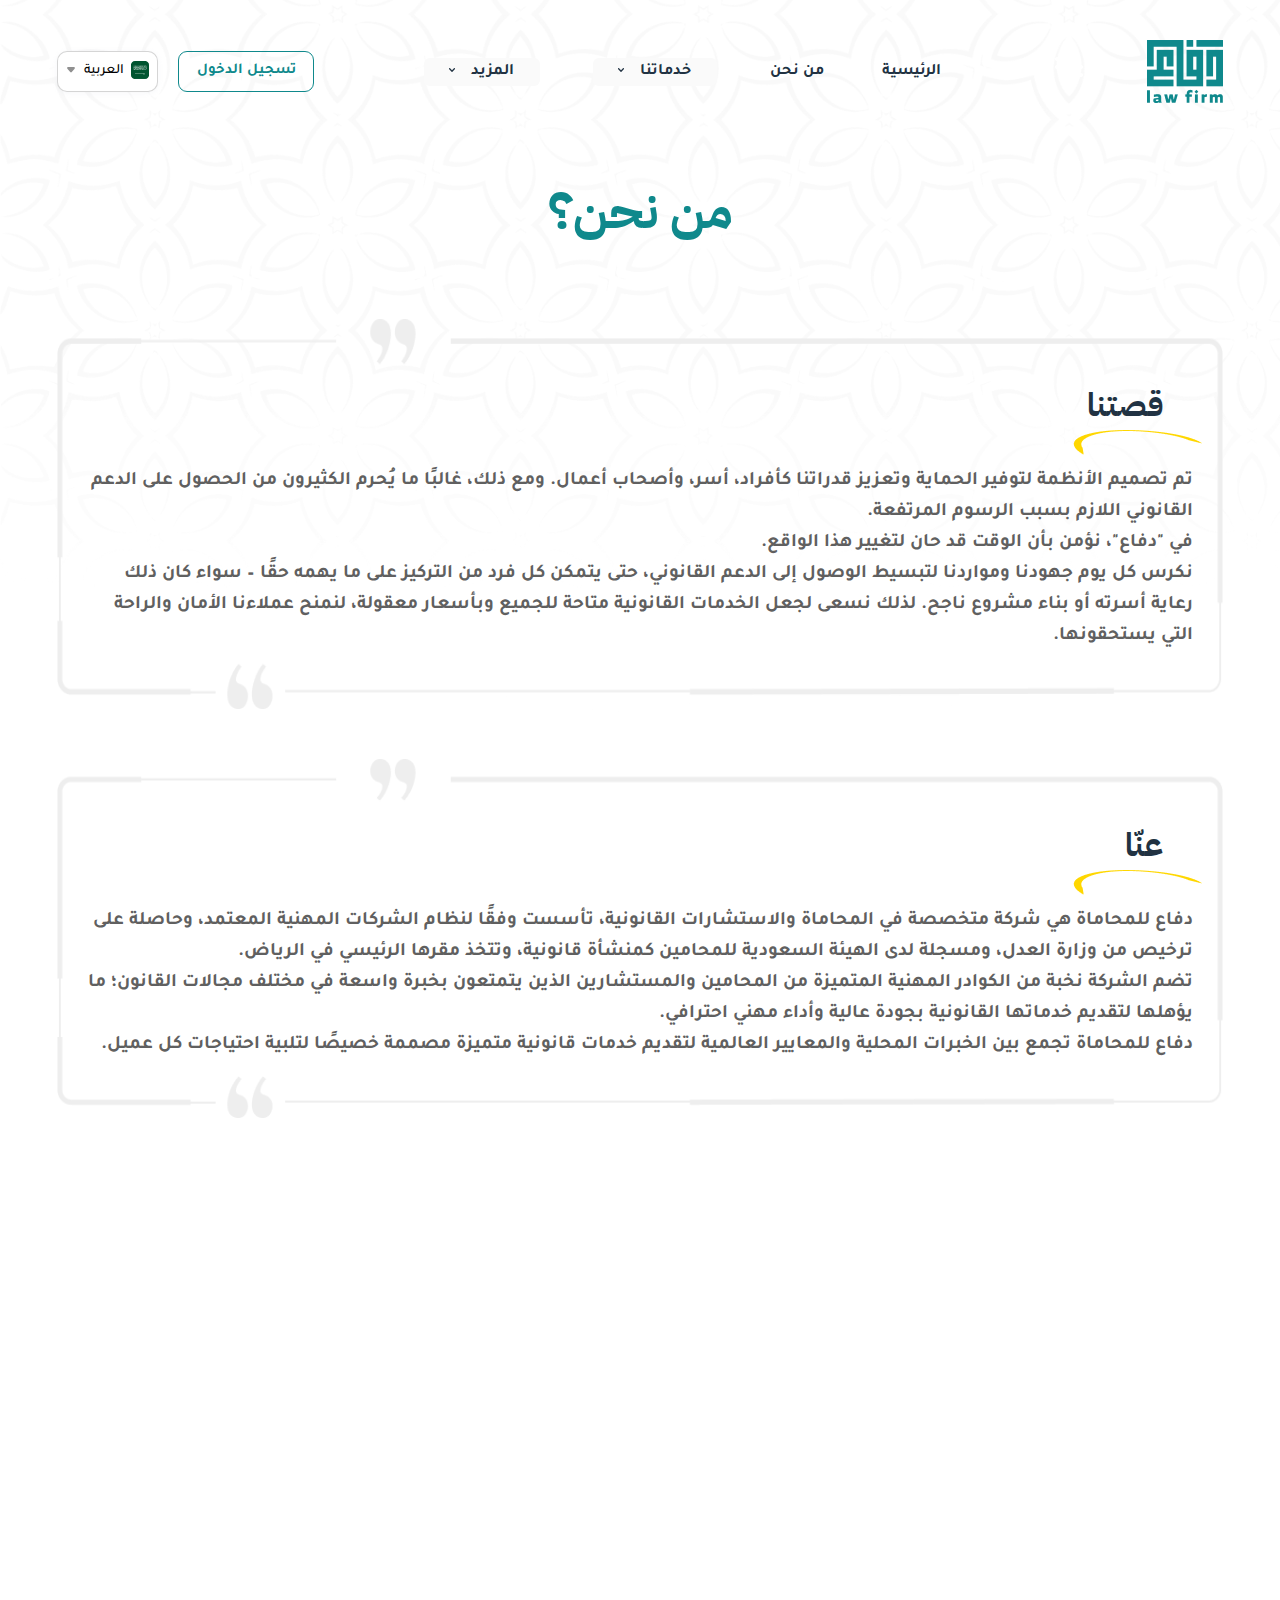
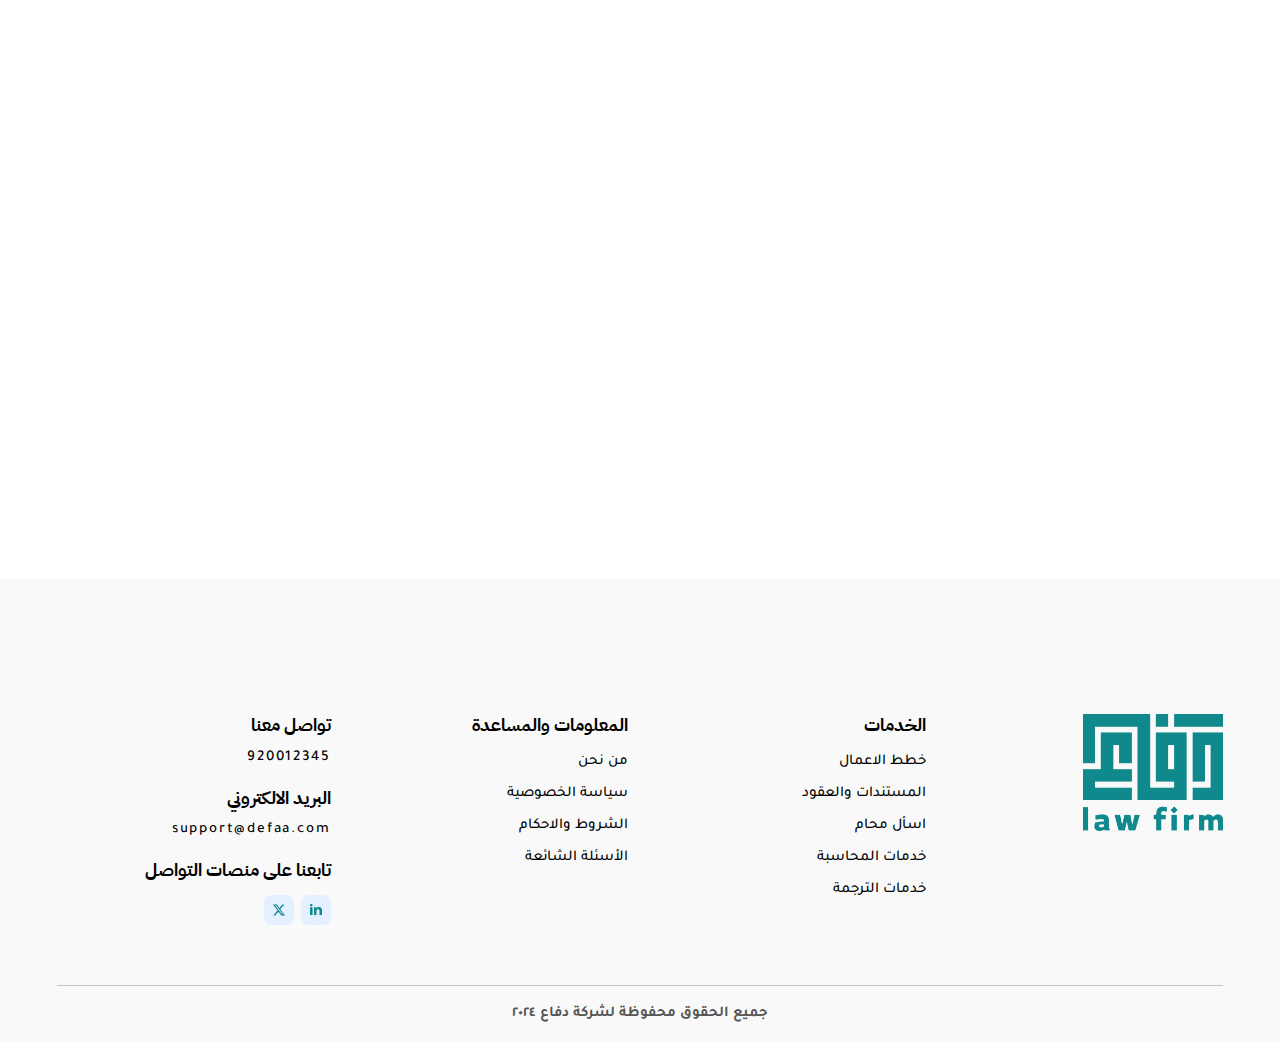
<file: about.html>
<!DOCTYPE html>
<html lang="ar" dir="rtl">
<head>
    <meta charset="UTF-8">
    <meta http-equiv="X-UA-Compatible" content="IE=edge">
    <meta name="viewport" content="width=device-width, initial-scale=1.0">
    <title>من نحن</title>

    <!--Essential css files-->
    <link rel="stylesheet" href="assets/css/all.css">
    <link rel="stylesheet" href="assets/css/bootstrap.min.css">
    <link rel="stylesheet" href="assets/css/swiper-bundle.min.css">
    <link rel="stylesheet" href="assets/css/animate.css">
    <link rel="stylesheet" href="assets/css/style.css">

    <!--favicon-->
    <link rel="icon" href="assets/images/favicon.png">
</head>
<body>
    <!-- header section start -->
    <header class="arabic_header isSticky">
        <div class="container">
            <div class="row align-items-center">
                <div class="col-xl-2 col-lg-2 col-md-12 text-end">
                    <a class="logo" href="index.html">
                        <img src="assets/images/logo.png" alt="Arabic">
                        <img class="mbLogo" src="assets/images/mobile-logo.png" alt="Arabic">
                    </a>
                    <button class="humbarger-button">
                        <span class="menu-bar">
                            <svg width="28" height="20" viewBox="0 0 28 20" fill="none" xmlns="http://www.w3.org/2000/svg">
                                <path d="M2 0H12C12.5304 0 13.0391 0.210714 13.4142 0.585786C13.7893 0.960859 14 1.46957 14 2C14 2.53043 13.7893 3.03914 13.4142 3.41421C13.0391 3.78929 12.5304 4 12 4H2C1.46957 4 0.960859 3.78929 0.585786 3.41421C0.210714 3.03914 0 2.53043 0 2C0 1.46957 0.210714 0.960859 0.585786 0.585786C0.960859 0.210714 1.46957 0 2 0ZM16 16H26C26.5304 16 27.0391 16.2107 27.4142 16.5858C27.7893 16.9609 28 17.4696 28 18C28 18.5304 27.7893 19.0391 27.4142 19.4142C27.0391 19.7893 26.5304 20 26 20H16C15.4696 20 14.9609 19.7893 14.5858 19.4142C14.2107 19.0391 14 18.5304 14 18C14 17.4696 14.2107 16.9609 14.5858 16.5858C14.9609 16.2107 15.4696 16 16 16ZM2 8H26C26.5304 8 27.0391 8.21071 27.4142 8.58579C27.7893 8.96086 28 9.46957 28 10C28 10.5304 27.7893 11.0391 27.4142 11.4142C27.0391 11.7893 26.5304 12 26 12H2C1.46957 12 0.960859 11.7893 0.585786 11.4142C0.210714 11.0391 0 10.5304 0 10C0 9.46957 0.210714 8.96086 0.585786 8.58579C0.960859 8.21071 1.46957 8 2 8Z" fill="#fff"/>
                            </svg> 
                        </span>  
                        <span class="menu-close">
                            <svg width="19" height="18" viewBox="0 0 19 18" fill="none" xmlns="http://www.w3.org/2000/svg">
                                <path d="M17.6667 17L1 1M17.6667 1L1 17" stroke="white" stroke-width="2" stroke-linecap="round"/>
                            </svg> 
                        </span>                      
                    </button>
                </div>
                <div class="col-xl-10 col-lg-10 col-md-12">
                    <div class="arabic_header_menus">
                        <div class="main_menu">
                            <ul>
                                <li><a href="index.html">الرئيسية</a></li>
                                <li><a href="about.html">من نحن</a></li>
                                <li class="sub-menu"><a href="javascript:void(0);">
                                    خدماتنا
                                    <svg width="6" height="4" viewBox="0 0 6 4" fill="none" xmlns="http://www.w3.org/2000/svg">
                                        <path fill-rule="evenodd" clip-rule="evenodd" d="M2.55122 0.202734C2.66926 0.072917 2.82928 0 2.99611 0C3.16294 0 3.32295 0.072917 3.441 0.202734L5.8157 2.81662C5.93374 2.94667 6.00004 3.12302 6 3.30689C5.99996 3.49076 5.93359 3.66708 5.81549 3.79706C5.69738 3.92704 5.53722 4.00004 5.37024 4C5.20326 3.99996 5.04313 3.92687 4.92508 3.79683L2.99611 1.67281L1.06714 3.79683C0.948456 3.92317 0.789458 3.99312 0.624388 3.99163C0.459318 3.99014 0.301385 3.91731 0.184604 3.78885C0.0678229 3.66038 0.00153828 3.48654 2.6226e-05 3.30479C-0.00148535 3.12303 0.0618973 2.94788 0.176522 2.81708L2.5508 0.202271L2.55122 0.202734Z" fill="#213242"/>
                                        </svg>
                                    </a>
                                    <ul>
                                        <li><a href="plans.html">خطط الاعمال</a></li>
                                        <li><a href="contracts.html">المستندات والعقود</a></li>
                                        <li><a href="ask-lawyer.html">اسأل محام</a></li>
                                        <li><a href="accounting.html">خدمات المحاسبة</a></li>
                                        <li><a href="translation.html">خدمات الترجمة</a></li>
                                    </ul>
                                </li>
                                <li class="sub-menu">
                                    <a href="javascript:void(0);">
                                    المزيد
                                    <svg width="6" height="4" viewBox="0 0 6 4" fill="none" xmlns="http://www.w3.org/2000/svg">
                                        <path fill-rule="evenodd" clip-rule="evenodd" d="M2.55122 0.202734C2.66926 0.072917 2.82928 0 2.99611 0C3.16294 0 3.32295 0.072917 3.441 0.202734L5.8157 2.81662C5.93374 2.94667 6.00004 3.12302 6 3.30689C5.99996 3.49076 5.93359 3.66708 5.81549 3.79706C5.69738 3.92704 5.53722 4.00004 5.37024 4C5.20326 3.99996 5.04313 3.92687 4.92508 3.79683L2.99611 1.67281L1.06714 3.79683C0.948456 3.92317 0.789458 3.99312 0.624388 3.99163C0.459318 3.99014 0.301385 3.91731 0.184604 3.78885C0.0678229 3.66038 0.00153828 3.48654 2.6226e-05 3.30479C-0.00148535 3.12303 0.0618973 2.94788 0.176522 2.81708L2.5508 0.202271L2.55122 0.202734Z" fill="#213242"/>
                                        </svg></a>
                                    <ul>
                                        <li><a href="contact.html">تواصل معنا</a></li>
                                        <li><a href="privacy.html">سياسة الخصوصية</a></li>
                                        <li><a href="terms.html">الشروط والأحكام</a></li>
                                        <li><a href="faq.html">الأسئلة الشائعة</a></li>
                                    </ul>
                                </li>
                            </ul>
                        </div>
                        <div class="arabic_swicher_button d-flex align-items-center">
                            <a class="loginBtn button-animsm" href="login.html">تسجيل الدخول</a>
                            <div class="dropdown">
                                <button class="dropdown-toggle" type="button" data-bs-toggle="dropdown">
                                    <img src="assets/images/home/language.png" alt="Arabic"> العربية 
                                    <svg width="8" height="6" viewBox="0 0 8 6" fill="none" xmlns="http://www.w3.org/2000/svg">
                                        <path d="M6.86496 0L1.13504 0C0.287204 0 -0.175953 0.988856 0.366819 1.64018L3.23178 5.07813C3.63157 5.55789 4.36843 5.55789 4.76822 5.07814L7.63318 1.64018C8.17595 0.988857 7.7128 0 6.86496 0Z" fill="#909090"/>
                                    </svg>
                                </button>
                                <ul class="dropdown-menu">
                                  <li><img src="assets/images/home/en.png" alt="Arabic">English</li>
                                </ul>
                            </div>
                        </div>
                    </div>
                </div>
            </div>
        </div>
    </header>
    <!-- header section end -->

    <!-- Hero section Start -->
    <section class="hero-section pt-174 wow fadeInUp" style="background: url(assets/images/hero-image/banner-background.png)no-repeat scroll bottom center / cover;">
        <div class="container">
            <div class="row">
                <div class="col-lg-12">
                    <div class="hero-title text-center mb-70">
                        <h1 class="wow fadeInUp">من نحن؟</h1>
                    </div>
                    <div class="about-pageContent text-end wow fadeInUp" data-wow-delay="0.2s" style="background: url(assets/images/about-shape/ab-shape01.png)no-repeat scroll center center / cover;background-size: 100% 100%;">
                        <h4>قصتنا</h4>
                        <img src="assets/images/home/title-shape02.png" alt="Arabic">
                        <p>تم تصميم الأنظمة لتوفير الحماية وتعزيز قدراتنا كأفراد، أسر، وأصحاب أعمال. ومع ذلك، غالبًا ما يُحرم الكثيرون من الحصول على الدعم القانوني اللازم بسبب الرسوم المرتفعة.</p>
                        <p> في "دفاع"، نؤمن بأن الوقت قد حان لتغيير هذا الواقع.</p>
                        <p>نكرس كل يوم جهودنا ومواردنا لتبسيط الوصول إلى الدعم القانوني، حتى يتمكن كل فرد من التركيز على ما يهمه حقًا – سواء كان ذلك رعاية أسرته أو بناء مشروع ناجح. لذلك نسعى لجعل الخدمات القانونية متاحة للجميع وبأسعار معقولة، لنمنح عملاءنا الأمان والراحة التي يستحقونها.</p>
                    </div>
                </div>
            </div>
        </div>
    </section>
    <!-- Hero section end -->

    <!-- About Page section Start -->
    <section class="about-pageSection">
        <div class="container">
            <div class="row">
                <div class="col-lg-12">
                    <div class="about-pageContent text-end wow fadeInUp" data-wow-delay="0.3s" style="background: url(assets/images/about-shape/ab-shape02.png)no-repeat scroll center center / cover;background-size: 100% 100%;">
                        <h4>عنّا</h4>
                        <img src="assets/images/home/title-shape02.png" alt="Arabic">
                        <p>دفاع للمحاماة هي شركة متخصصة في المحاماة والاستشارات القانونية، تأسست وفقًا لنظام الشركات المهنية المعتمد، وحاصلة على ترخيص من وزارة العدل، ومسجلة لدى الهيئة السعودية للمحامين كمنشأة قانونية، وتتخذ مقرها الرئيسي في الرياض.</p>
                        <p>تضم الشركة نخبة من الكوادر المهنية المتميزة من المحامين والمستشارين الذين يتمتعون بخبرة واسعة في مختلف مجالات القانون؛ ما يؤهلها لتقديم خدماتها القانونية بجودة عالية وأداء مهني احترافي.</p>
                        <p>دفاع للمحاماة تجمع بين الخبرات المحلية والمعايير العالمية لتقديم خدمات قانونية متميزة مصممة خصيصًا لتلبية احتياجات كل عميل.</p>
                    </div>
                    <div class="about-pageContent text-end wow fadeInUp" data-wow-delay="0.4s" style="background: url(assets/images/about-shape/ab-shape03.png)no-repeat scroll center center / cover;background-size: 100% 100%;">
                        <h4>هدفنا</h4>
                        <img src="assets/images/home/title-shape02.png" alt="Arabic">
                        <p><strong>نقدّر</strong> عملاءنا ونعدّهم أساس نجاحنا وشركاء مسيرتنا. لذلك، نلتزم بالسرية والدقة في تعاملاتنا، مع التركيز على السرعة وفهم احتياجاتهم بدقة واهتمام</p>
                        <p>..<strong>نعتمد</strong> على أتمتة العمليات لتعزيز الكفاءة وتبسيط الإجراءات، ونوفر حلولًا مبتكرة تضع مصالحك في المقدمة وتدعم استمرارية أعمالك</p>
                        <p><strong>نهدف</strong>  إلى تسهيل وصول العملاء إلى العدالة بسرعة وكفاءة، مع تقليل الجهد والتكلفة، وبما يتماشى مع أعلى المعايير المهنية</p>
                        <p><strong>واضحة</strong> نقدّم  تكاملًا متقدماً لإنجاز جميع احتياجاتك القانونية بسلاسة، سواء كنت تبحث عن مشورة قانونية، إعداد عقد، خدمات محاسبية، أو ترجمة متخصصة، ستجد كل ذلك في مكان واحد، وبأسعار  تعكس القيمة الحقيقية للخدمة.</p>
                        <p><strong>نحرص</strong> على إبقائك على اطلاع بتكاليف خدمتك في كل مرحلة دون مفاجآت أو رسوم خفية، واستعراض فواتيرك بسهولة في أي وقت، مع خيارات دفع مرنة تشمل جميع الوسائل المتاحة.</p>
                        <p>مع دفاع، نمنحك دعمًا قانونيًا رفيع المستوى يلبي طموحاتك ويعزز نجاحك بثقة</p>
                    </div>
                    <div class="about-pageContent text-end wow fadeInUp" data-wow-delay="0.5s" style="background: url(assets/images/about-shape/ab-shape04.png)no-repeat scroll center center / cover;background-size: 100% 100%;">
                        <h4>رؤيتنا</h4>
                        <img src="assets/images/home/title-shape02.png" alt="Arabic">
                        <p>نسعى إلى التطوير المستمر في مجال المحاماة والخدمات القانونية، عبر تبني أساليب مبتكرة تتجاوز النهج التقليدي المتبع في المؤسسات القانونية. وتهدف "دفاع" إلى ترسيخ مكانتها كمستشار قانوني موثوق لعملائها</p>
                        <p>نطمح للريادة والتميز في تقديم الاستشارات والخدمات القانونية وتوفير الأدوات المساندة بكفاءة واحترافية</p>
                    </div>
                </div>
            </div>
        </div>
    </section>
    <!-- About Page section End -->

    <!-- Footer section Start -->
    <footer class="arabic_footer">
        <div class="container">
            <div class="row mb-60 sm-columns-reverse">
                <div class="col-xl-3 col-lg-3 col-md-6">
                    <div class="footer-widget">
                        <a class="footer-logo" href="index.html">
                            <img src="assets/images/footer-logo.png" alt="Arabic">
                        </a>
                    </div>
                </div>
                <div class="col-xl-3 col-lg-3 col-md-6">
                    <div class="footer-widget">
                        <h4 class="footer-title">الخدمات</h4>
                        <ul>
                            <li><a href="plans.html">خطط الاعمال</a></li>
                            <li><a href="contracts.html">المستندات والعقود</a></li>
                            <li><a href="ask-lawyer.html">اسأل محام</a></li>
                            <li><a href="accounting.html">خدمات المحاسبة</a></li>
                            <li><a href="translation.html">خدمات الترجمة</a></li>
                        </ul>
                    </div>
                </div>
                <div class="col-xl-3 col-lg-3 col-md-6">
                    <div class="footer-widget">
                        <h4 class="footer-title">المعلومات والمساعدة</h4>
                        <ul>
                            <li><a href="about.html">من نحن</a></li>
                            <li><a href="privacy.html">سياسة الخصوصية</a></li>
                            <li><a href="terms.html">الشروط والاحكام</a></li>
                            <li><a href="faq.html">الأسئلة الشائعة</a></li>
                        </ul>
                    </div>
                </div>
                <div class="col-xl-3 col-lg-3 col-md-6">
                    <div class="footer-widget">
                        <h4 class="footer-title">تواصل معنا</h4>
                        <a class="mb-20" href="tel:920012345">920012345</a>
                        <h4 class="footer-title">البريد الالكتروني</h4>
                        <a class="mb-20" href="mailto:support@defaa.com">support@defaa.com</a>
                        <h4 class="footer-title">تابعنا على منصات التواصل</h4>
                        <div class="footer-social">
                            <a href="https://www.linkedin.com">
                                <svg width="12" height="11" viewBox="0 0 12 11" fill="none" xmlns="http://www.w3.org/2000/svg">
                                <path d="M2.51836 1.22277C2.5182 1.5469 2.38537 1.8577 2.14911 2.08678C1.91285 2.31586 1.59251 2.44447 1.25855 2.44431C0.924596 2.44415 0.604385 2.31523 0.368361 2.08592C0.132336 1.8566 -0.00016682 1.54568 1.57625e-07 1.22154C0.000167135 0.897408 0.132991 0.586612 0.369251 0.357529C0.605511 0.128445 0.925856 -0.000161915 1.25981 1.5299e-07C1.59377 0.000162221 1.91398 0.12908 2.15 0.358393C2.38603 0.587706 2.51853 0.89863 2.51836 1.22277ZM2.55614 3.34931H0.0377756V11H2.55614V3.34931ZM6.53515 3.34931H4.02938V11H6.50997V6.98522C6.50997 4.74868 9.51312 4.54092 9.51312 6.98522V11H12V6.15416C12 2.38381 7.55509 2.52436 6.50997 4.37592L6.53515 3.34931Z" fill="#0F898C"/>
                                </svg>
                            </a>
                            <a href="https://www.twitter.com">
                                <svg width="12" height="12" viewBox="0 0 12 12" fill="none" xmlns="http://www.w3.org/2000/svg">
                                    <path d="M9.4505 0.576172H11.2905L7.2705 5.17117L12 11.4227H8.297L5.397 7.63067L2.078 11.4227H0.237L4.537 6.50767L0 0.576672H3.797L6.4185 4.04267L9.4505 0.576172ZM8.805 10.3217H9.8245L3.243 1.61967H2.149L8.805 10.3217Z" fill="#0F898C"/>
                                </svg>                                    
                            </a>
                        </div>
                    </div>
                </div>
            </div>
            <div class="row">
                <div class="col-lg-12">
                    <div class="footer-copyright text-center">
                        <p>جميع الحقوق محفوظة لشركة دفاع ٢٠٢٤</p>
                    </div>
                </div>
            </div>
        </div>
    </footer>
    <!-- Footer section end -->

    <a href="javascript:void(0);" id="backtotop"><i class="fa-solid fa-arrow-up"></i></a>

    <!--Esential Js Files-->
    <script src="assets/js/jquery.min.js"></script>
    <script src="assets/js/bootstrap.bundle.min.js"></script>
    <script src="assets/js/swiper-bundle.min.js"></script>
    <script src="assets/js/wow.js"></script>
    <script src="assets/js/script.js"></script>
    
</body>
</html>
</file>
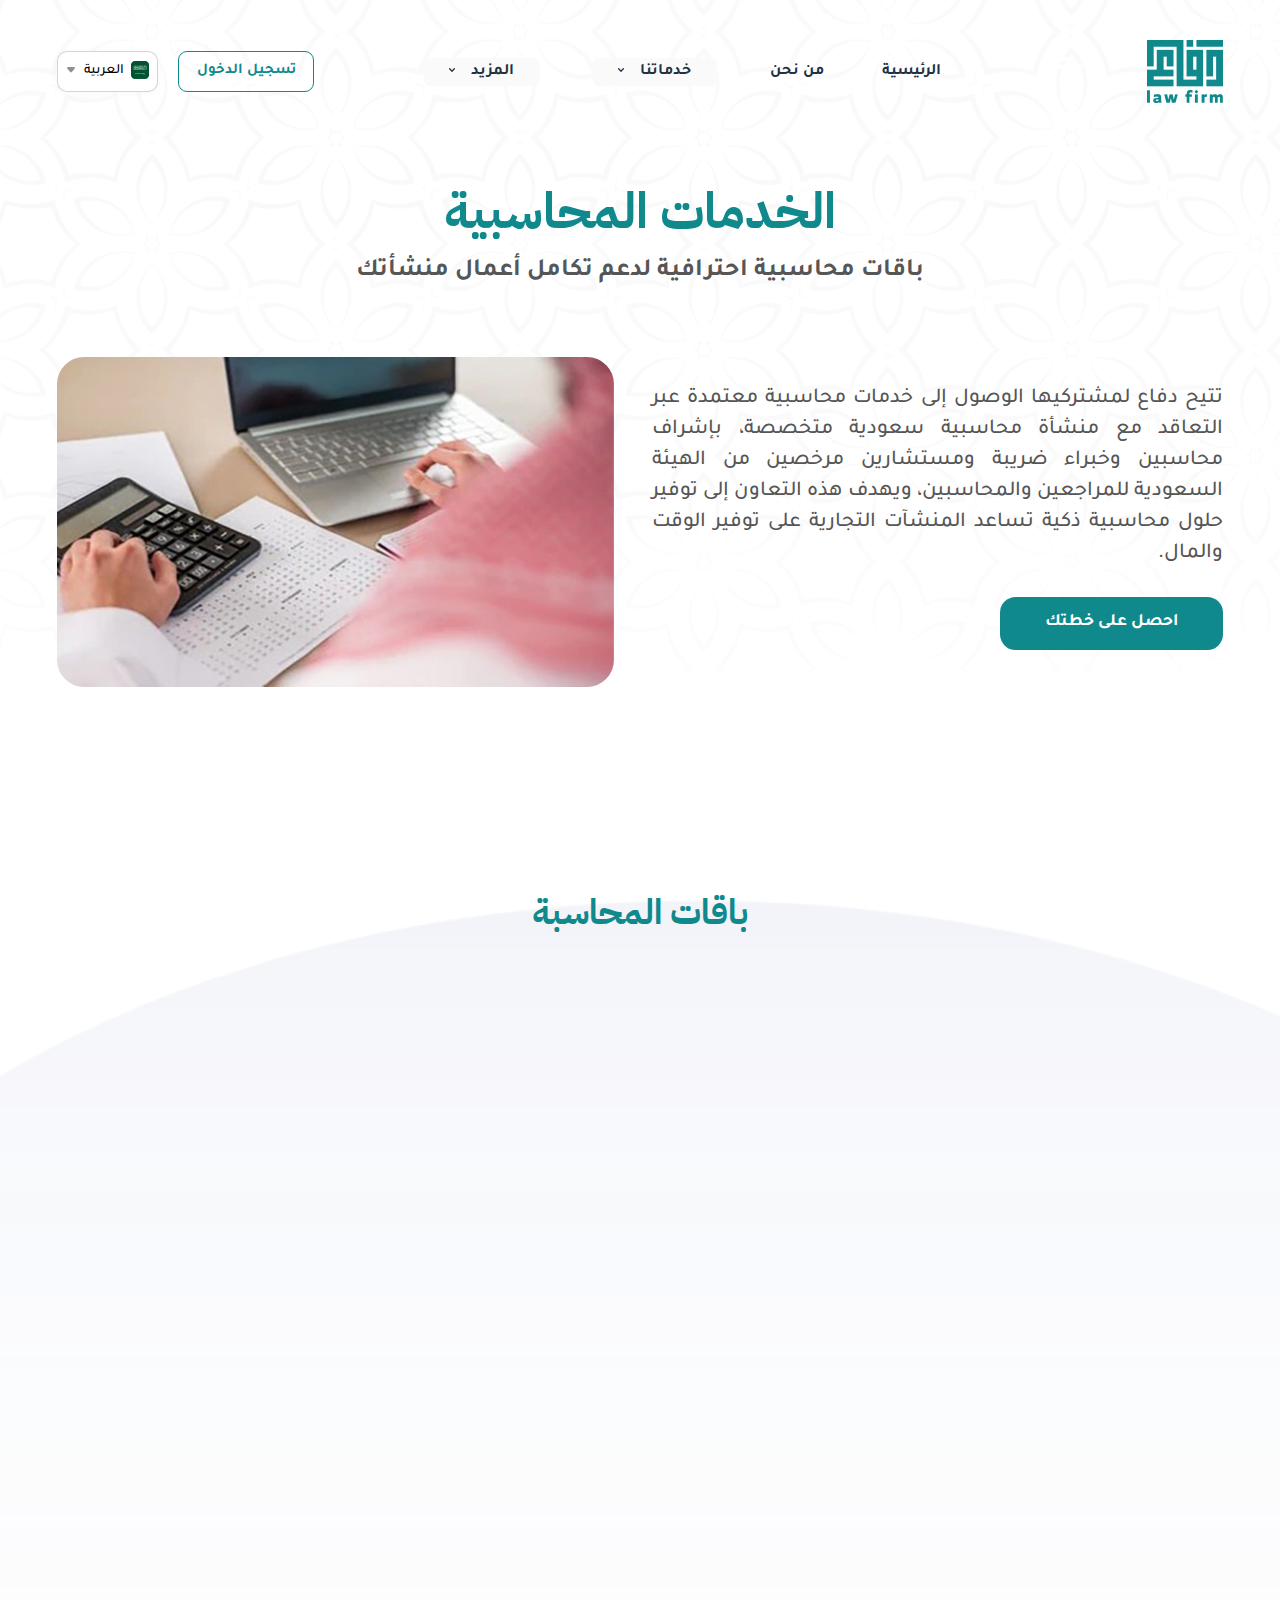
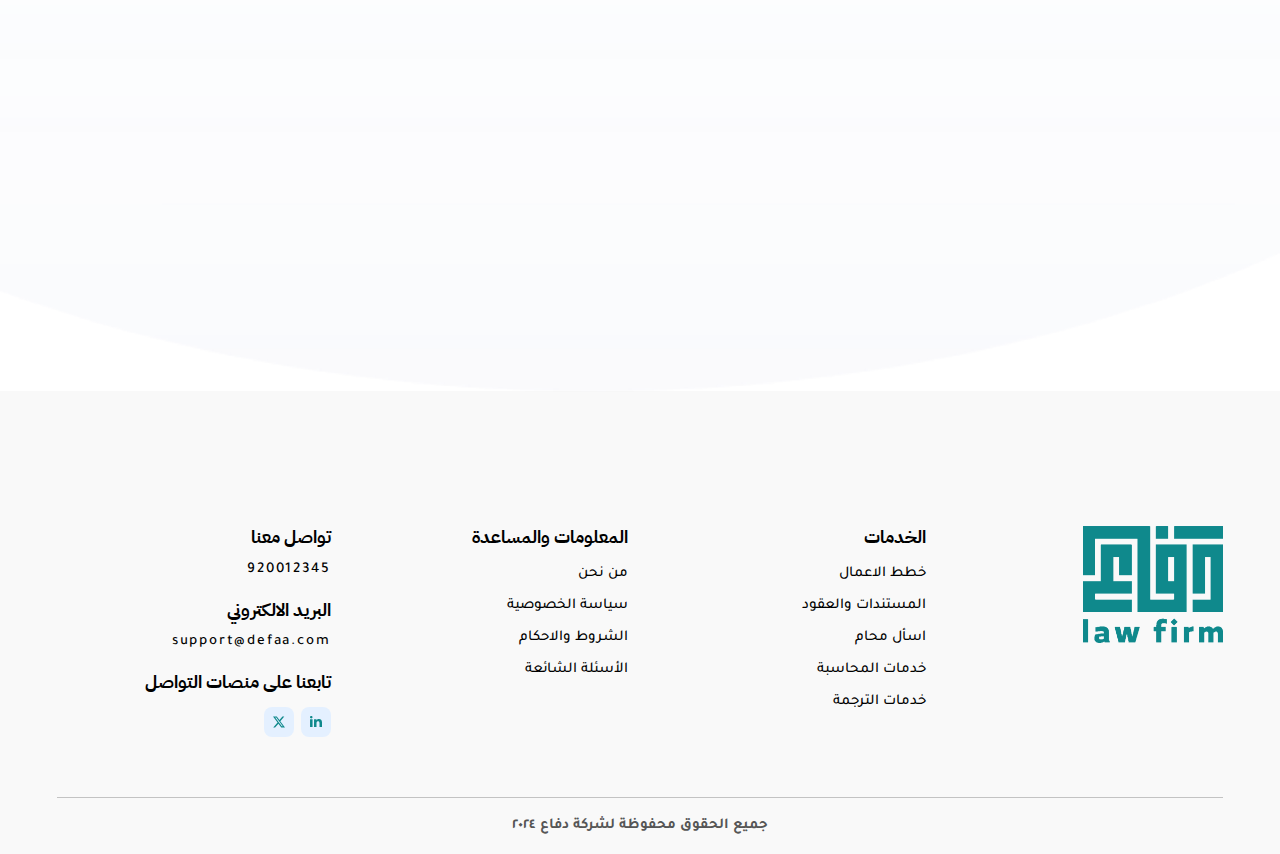
<file: accounting.html>
<!DOCTYPE html>
<html lang="ar" dir="rtl">
<head>
    <meta charset="UTF-8">
    <meta http-equiv="X-UA-Compatible" content="IE=edge">
    <meta name="viewport" content="width=device-width, initial-scale=1.0">
    <title>المحاسبة</title>

    <!--Essential css files-->
    <link rel="stylesheet" href="assets/css/all.css">
    <link rel="stylesheet" href="assets/css/bootstrap.min.css">
    <link rel="stylesheet" href="assets/css/swiper-bundle.min.css">
    <link rel="stylesheet" href="assets/css/animate.css">
    <link rel="stylesheet" href="assets/css/style.css">

    <!--favicon-->
    <link rel="icon" href="assets/images/favicon.png">

</head>
<body>
    <!-- header section start -->
    <header class="arabic_header isSticky">
        <div class="container">
            <div class="row align-items-center">
                <div class="col-xl-2 col-lg-2 col-md-12 text-end">
                    <a class="logo" href="index.html">
                        <img src="assets/images/logo.png" alt="Arabic">
                        <img class="mbLogo" src="assets/images/mobile-logo.png" alt="Arabic">
                    </a>
                    <button class="humbarger-button">
                        <span class="menu-bar">
                            <svg width="28" height="20" viewBox="0 0 28 20" fill="none" xmlns="http://www.w3.org/2000/svg">
                                <path d="M2 0H12C12.5304 0 13.0391 0.210714 13.4142 0.585786C13.7893 0.960859 14 1.46957 14 2C14 2.53043 13.7893 3.03914 13.4142 3.41421C13.0391 3.78929 12.5304 4 12 4H2C1.46957 4 0.960859 3.78929 0.585786 3.41421C0.210714 3.03914 0 2.53043 0 2C0 1.46957 0.210714 0.960859 0.585786 0.585786C0.960859 0.210714 1.46957 0 2 0ZM16 16H26C26.5304 16 27.0391 16.2107 27.4142 16.5858C27.7893 16.9609 28 17.4696 28 18C28 18.5304 27.7893 19.0391 27.4142 19.4142C27.0391 19.7893 26.5304 20 26 20H16C15.4696 20 14.9609 19.7893 14.5858 19.4142C14.2107 19.0391 14 18.5304 14 18C14 17.4696 14.2107 16.9609 14.5858 16.5858C14.9609 16.2107 15.4696 16 16 16ZM2 8H26C26.5304 8 27.0391 8.21071 27.4142 8.58579C27.7893 8.96086 28 9.46957 28 10C28 10.5304 27.7893 11.0391 27.4142 11.4142C27.0391 11.7893 26.5304 12 26 12H2C1.46957 12 0.960859 11.7893 0.585786 11.4142C0.210714 11.0391 0 10.5304 0 10C0 9.46957 0.210714 8.96086 0.585786 8.58579C0.960859 8.21071 1.46957 8 2 8Z" fill="#fff"/>
                            </svg> 
                        </span>  
                        <span class="menu-close">
                            <svg width="19" height="18" viewBox="0 0 19 18" fill="none" xmlns="http://www.w3.org/2000/svg">
                                <path d="M17.6667 17L1 1M17.6667 1L1 17" stroke="white" stroke-width="2" stroke-linecap="round"/>
                            </svg> 
                        </span>                      
                    </button>
                </div>
                <div class="col-xl-10 col-lg-10 col-md-12">
                    <div class="arabic_header_menus">
                        <div class="main_menu">
                            <ul>
                                <li><a href="index.html">الرئيسية</a></li>
                                <li><a href="about.html">من نحن</a></li>
                                <li class="sub-menu"><a href="javascript:void(0);">
                                    خدماتنا
                                    <svg width="6" height="4" viewBox="0 0 6 4" fill="none" xmlns="http://www.w3.org/2000/svg">
                                        <path fill-rule="evenodd" clip-rule="evenodd" d="M2.55122 0.202734C2.66926 0.072917 2.82928 0 2.99611 0C3.16294 0 3.32295 0.072917 3.441 0.202734L5.8157 2.81662C5.93374 2.94667 6.00004 3.12302 6 3.30689C5.99996 3.49076 5.93359 3.66708 5.81549 3.79706C5.69738 3.92704 5.53722 4.00004 5.37024 4C5.20326 3.99996 5.04313 3.92687 4.92508 3.79683L2.99611 1.67281L1.06714 3.79683C0.948456 3.92317 0.789458 3.99312 0.624388 3.99163C0.459318 3.99014 0.301385 3.91731 0.184604 3.78885C0.0678229 3.66038 0.00153828 3.48654 2.6226e-05 3.30479C-0.00148535 3.12303 0.0618973 2.94788 0.176522 2.81708L2.5508 0.202271L2.55122 0.202734Z" fill="#213242"/>
                                        </svg>
                                    </a>
                                    <ul>
                                        <li><a href="plans.html">خطط الاعمال</a></li>
                                        <li><a href="contracts.html">المستندات والعقود</a></li>
                                        <li><a href="ask-lawyer.html">اسأل محام</a></li>
                                        <li><a href="accounting.html">خدمات المحاسبة</a></li>
                                        <li><a href="translation.html">خدمات الترجمة</a></li>
                                    </ul>
                                </li>
                                <li class="sub-menu">
                                    <a href="javascript:void(0);">
                                    المزيد
                                    <svg width="6" height="4" viewBox="0 0 6 4" fill="none" xmlns="http://www.w3.org/2000/svg">
                                        <path fill-rule="evenodd" clip-rule="evenodd" d="M2.55122 0.202734C2.66926 0.072917 2.82928 0 2.99611 0C3.16294 0 3.32295 0.072917 3.441 0.202734L5.8157 2.81662C5.93374 2.94667 6.00004 3.12302 6 3.30689C5.99996 3.49076 5.93359 3.66708 5.81549 3.79706C5.69738 3.92704 5.53722 4.00004 5.37024 4C5.20326 3.99996 5.04313 3.92687 4.92508 3.79683L2.99611 1.67281L1.06714 3.79683C0.948456 3.92317 0.789458 3.99312 0.624388 3.99163C0.459318 3.99014 0.301385 3.91731 0.184604 3.78885C0.0678229 3.66038 0.00153828 3.48654 2.6226e-05 3.30479C-0.00148535 3.12303 0.0618973 2.94788 0.176522 2.81708L2.5508 0.202271L2.55122 0.202734Z" fill="#213242"/>
                                        </svg></a>
                                    <ul>
                                        <li><a href="contact.html">تواصل معنا</a></li>
                                        <li><a href="privacy.html">سياسة الخصوصية</a></li>
                                        <li><a href="terms.html">الشروط والأحكام</a></li>
                                        <li><a href="faq.html">الأسئلة الشائعة</a></li>
                                    </ul>
                                </li>
                            </ul>
                        </div>
                        <div class="arabic_swicher_button d-flex align-items-center">
                            <a class="loginBtn button-animsm" href="login.html">تسجيل الدخول</a>
                            <div class="dropdown">
                                <button class="dropdown-toggle" type="button" data-bs-toggle="dropdown">
                                    <img src="assets/images/home/language.png" alt="Arabic"> العربية 
                                    <svg width="8" height="6" viewBox="0 0 8 6" fill="none" xmlns="http://www.w3.org/2000/svg">
                                        <path d="M6.86496 0L1.13504 0C0.287204 0 -0.175953 0.988856 0.366819 1.64018L3.23178 5.07813C3.63157 5.55789 4.36843 5.55789 4.76822 5.07814L7.63318 1.64018C8.17595 0.988857 7.7128 0 6.86496 0Z" fill="#909090"/>
                                    </svg>
                                </button>
                                <ul class="dropdown-menu">
                                  <li><img src="assets/images/home/en.png" alt="Arabic">English</li>
                                </ul>
                            </div>
                        </div>
                    </div>
                </div>
            </div>
        </div>
    </header>
    <!-- header section end -->

    <!-- Hero section Start -->
    <section class="hero-section pt-174 pb-200" style="background: url(assets/images/hero-image/banner-background.png)no-repeat scroll bottom center / cover;">
        <div class="container">
            <div class="row">
                <div class="col-lg-12">
                    <div class="hero-title text-center mb-70">
                        <h1 class="wow fadeInUp">الخدمات المحاسبية</h1>
                        <p class="wow fadeInUp" data-wow-delay="0.2s">باقات محاسبية احترافية لدعم تكامل أعمال منشأتك</p>
                    </div>
                </div>
            </div>
            <div class="row align-items-center">
                <div class="col-xl-6 col-lg-6 col-md-6 order-sm2">
                    <div class="hero-content">
                        <p class="font-21 wow fadeInUp" data-wow-delay="0.4s">تتيح دفاع لمشتركيها  الوصول إلى خدمات محاسبية معتمدة عبر التعاقد مع منشأة محاسبية سعودية متخصصة، بإشراف محاسبين وخبراء ضريبة ومستشارين مرخصين من الهيئة السعودية للمراجعين والمحاسبين، ويهدف هذه التعاون إلى توفير حلول محاسبية ذكية تساعد المنشآت التجارية على توفير الوقت والمال.</p>
                        <a class="arabic-btn button-animsm wow fadeInUp" data-wow-delay="0.6s" href="#pricing-scrollFixed">احصل على خطتك</a>
                    </div>
                </div>
                <div class="col-xl-6 col-lg-6 col-md-6 order-sm1">
                    <div class="hero-image">
                        <img src="assets/images/hero-image/hero-img02.jpg" alt="Arabic">
                    </div>
                </div>
            </div>
        </div>
    </section>
    <!-- Hero section end -->

    <!-- Price section Start -->
    <section class="pricing-section" id="pricing-scrollFixed">
        <div class="container">
            <div class="row">
                <div class="col-lg-12 text-center">
                    <h2 class="heading-title wow fadeInUp">باقات المحاسبة</h2>
                    <p class="subtitle mb-20 wow fadeInUp" data-wow-delay="0.2s">باقات محاسبية مصممة خصيصًا لدعم استقرار ونمو منشأتك</p>
                </div>
            </div>

            <nav class="wow fadeInUp" data-wow-delay="0.4">
                <div class="nav nav-tabs price-filter-buttons text-center" id="nav-tab" role="tablist">
                  <button class="nav-link active" id="nav-month-tab" data-bs-toggle="tab" data-bs-target="#nav-month" type="button" onmousedown="mouseclick.play()">اشتراك 6 شهور</button>
                  <button class="nav-link" id="nav-year-tab" data-bs-toggle="tab" data-bs-target="#nav-year" type="button" onmousedown="mouseclick.play()">اشتراك سنوي</button>
                </div>
            </nav>
            <div class="tab-content pl-16 pr-16 wow fadeInUp" data-wow-delay="0.6s" id="nav-tabContent">
                <div class="tab-pane fade show active" id="nav-month" aria-labelledby="nav-month-tab" tabindex="0">
                    <div class="row gx-22 gy-30">
                        <div class="col-xl-4 col-lg-4 col-md-6">
                            <div class="price-box ibox03">
                                <div class="price-header">
                                    <button>الباقة الاساسية</button>
                                    <h2>1000 <span>ريال</span></h2>
                                </div>
                                <ul>
                                    <li>
                                        <svg width="22" height="22" viewBox="0 0 22 22" fill="none" xmlns="http://www.w3.org/2000/svg">
                                            <rect width="22" height="22" rx="11" fill="#A3D9A5"/>
                                            <path fill-rule="evenodd" clip-rule="evenodd" d="M15.6712 6.77391L9.10785 13.1081L7.36618 11.2472C7.04535 10.9447 6.54118 10.9264 6.17452 11.1831C5.81702 11.4489 5.71618 11.9164 5.93618 12.2922L7.99868 15.6472C8.20035 15.9589 8.54868 16.1514 8.94285 16.1514C9.31868 16.1514 9.67618 15.9589 9.87785 15.6472C10.2079 15.2164 16.5054 7.70891 16.5054 7.70891C17.3303 6.86557 16.3312 6.12307 15.6712 6.76474V6.77391Z" fill="white"/>
                                            </svg>
                                         تأسيس الحساب 
                                    </li>
                                    <li>
                                        <svg width="22" height="22" viewBox="0 0 22 22" fill="none" xmlns="http://www.w3.org/2000/svg">
                                            <rect width="22" height="22" rx="11" fill="#A3D9A5"/>
                                            <path fill-rule="evenodd" clip-rule="evenodd" d="M15.6712 6.77391L9.10785 13.1081L7.36618 11.2472C7.04535 10.9447 6.54118 10.9264 6.17452 11.1831C5.81702 11.4489 5.71618 11.9164 5.93618 12.2922L7.99868 15.6472C8.20035 15.9589 8.54868 16.1514 8.94285 16.1514C9.31868 16.1514 9.67618 15.9589 9.87785 15.6472C10.2079 15.2164 16.5054 7.70891 16.5054 7.70891C17.3303 6.86557 16.3312 6.12307 15.6712 6.76474V6.77391Z" fill="white"/>
                                            </svg>
                                         تسجيل العمليات اليومية
                                    </li>
                                    <li>
                                        <svg width="22" height="22" viewBox="0 0 22 22" fill="none" xmlns="http://www.w3.org/2000/svg">
                                            <rect width="22" height="22" rx="11" fill="#A3D9A5"/>
                                            <path fill-rule="evenodd" clip-rule="evenodd" d="M15.6712 6.77391L9.10785 13.1081L7.36618 11.2472C7.04535 10.9447 6.54118 10.9264 6.17452 11.1831C5.81702 11.4489 5.71618 11.9164 5.93618 12.2922L7.99868 15.6472C8.20035 15.9589 8.54868 16.1514 8.94285 16.1514C9.31868 16.1514 9.67618 15.9589 9.87785 15.6472C10.2079 15.2164 16.5054 7.70891 16.5054 7.70891C17.3303 6.86557 16.3312 6.12307 15.6712 6.76474V6.77391Z" fill="white"/>
                                            </svg>
                                         التسوية البنكية
                                    </li>
                                    <li>
                                        <svg width="22" height="22" viewBox="0 0 22 22" fill="none" xmlns="http://www.w3.org/2000/svg">
                                            <rect width="22" height="22" rx="11" fill="#A3D9A5"/>
                                            <path fill-rule="evenodd" clip-rule="evenodd" d="M15.6712 6.77391L9.10785 13.1081L7.36618 11.2472C7.04535 10.9447 6.54118 10.9264 6.17452 11.1831C5.81702 11.4489 5.71618 11.9164 5.93618 12.2922L7.99868 15.6472C8.20035 15.9589 8.54868 16.1514 8.94285 16.1514C9.31868 16.1514 9.67618 15.9589 9.87785 15.6472C10.2079 15.2164 16.5054 7.70891 16.5054 7.70891C17.3303 6.86557 16.3312 6.12307 15.6712 6.76474V6.77391Z" fill="white"/>
                                            </svg>
                                         الاقرارات الضريبية
                                    </li>
                                    <li>
                                        <svg width="22" height="22" viewBox="0 0 22 22" fill="none" xmlns="http://www.w3.org/2000/svg">
                                            <rect width="22" height="22" rx="11" fill="#C9C9C9"/>
                                            <path d="M14.4846 14.8523C14.4124 14.8547 14.3404 14.8421 14.2733 14.8152C14.2062 14.7884 14.1454 14.7479 14.0947 14.6963L7.2668 7.86844C7.17695 7.76734 7.12906 7.63572 7.13304 7.50053C7.13702 7.36534 7.19249 7.23679 7.28812 7.14115C7.38376 7.04552 7.51241 6.99005 7.6476 6.98607C7.78279 6.98209 7.91436 7.02989 8.01546 7.11973L14.8433 13.9476C14.9424 14.047 14.998 14.1817 14.998 14.322C14.998 14.4623 14.9424 14.5969 14.8433 14.6963C14.7485 14.7928 14.6199 14.8487 14.4846 14.8523Z" fill="white"/>
                                            <path d="M7.65792 14.8523C7.58561 14.8552 7.51348 14.8428 7.44629 14.8159C7.3791 14.789 7.31836 14.7483 7.26798 14.6963C7.16892 14.5969 7.11328 14.4623 7.11328 14.322C7.11328 14.1817 7.16892 14.047 7.26798 13.9476L14.0959 7.11973C14.197 7.02989 14.3285 6.98209 14.4637 6.98607C14.5989 6.99005 14.7275 7.04552 14.8231 7.14115C14.9187 7.23679 14.9742 7.36534 14.9782 7.50053C14.9822 7.63572 14.9344 7.76734 14.8445 7.86844L8.01664 14.6963C7.9213 14.7921 7.79301 14.8479 7.65792 14.8523Z" fill="white"/>
                                            </svg>
                                         رفع الاقرار الضريبي
                                    </li>
                                    <li>
                                        <svg width="22" height="22" viewBox="0 0 22 22" fill="none" xmlns="http://www.w3.org/2000/svg">
                                            <rect width="22" height="22" rx="11" fill="#C9C9C9"/>
                                            <path d="M14.4846 14.8523C14.4124 14.8547 14.3404 14.8421 14.2733 14.8152C14.2062 14.7884 14.1454 14.7479 14.0947 14.6963L7.2668 7.86844C7.17695 7.76734 7.12906 7.63572 7.13304 7.50053C7.13702 7.36534 7.19249 7.23679 7.28812 7.14115C7.38376 7.04552 7.51241 6.99005 7.6476 6.98607C7.78279 6.98209 7.91436 7.02989 8.01546 7.11973L14.8433 13.9476C14.9424 14.047 14.998 14.1817 14.998 14.322C14.998 14.4623 14.9424 14.5969 14.8433 14.6963C14.7485 14.7928 14.6199 14.8487 14.4846 14.8523Z" fill="white"/>
                                            <path d="M7.65792 14.8523C7.58561 14.8552 7.51348 14.8428 7.44629 14.8159C7.3791 14.789 7.31836 14.7483 7.26798 14.6963C7.16892 14.5969 7.11328 14.4623 7.11328 14.322C7.11328 14.1817 7.16892 14.047 7.26798 13.9476L14.0959 7.11973C14.197 7.02989 14.3285 6.98209 14.4637 6.98607C14.5989 6.99005 14.7275 7.04552 14.8231 7.14115C14.9187 7.23679 14.9742 7.36534 14.9782 7.50053C14.9822 7.63572 14.9344 7.76734 14.8445 7.86844L8.01664 14.6963C7.9213 14.7921 7.79301 14.8479 7.65792 14.8523Z" fill="white"/>
                                            </svg>                                
                                        التقارير الشهرية
                                    </li>
                                    <li>
                                        <svg width="22" height="22" viewBox="0 0 22 22" fill="none" xmlns="http://www.w3.org/2000/svg">
                                            <rect width="22" height="22" rx="11" fill="#C9C9C9"/>
                                            <path d="M14.4846 14.8523C14.4124 14.8547 14.3404 14.8421 14.2733 14.8152C14.2062 14.7884 14.1454 14.7479 14.0947 14.6963L7.2668 7.86844C7.17695 7.76734 7.12906 7.63572 7.13304 7.50053C7.13702 7.36534 7.19249 7.23679 7.28812 7.14115C7.38376 7.04552 7.51241 6.99005 7.6476 6.98607C7.78279 6.98209 7.91436 7.02989 8.01546 7.11973L14.8433 13.9476C14.9424 14.047 14.998 14.1817 14.998 14.322C14.998 14.4623 14.9424 14.5969 14.8433 14.6963C14.7485 14.7928 14.6199 14.8487 14.4846 14.8523Z" fill="white"/>
                                            <path d="M7.65792 14.8523C7.58561 14.8552 7.51348 14.8428 7.44629 14.8159C7.3791 14.789 7.31836 14.7483 7.26798 14.6963C7.16892 14.5969 7.11328 14.4623 7.11328 14.322C7.11328 14.1817 7.16892 14.047 7.26798 13.9476L14.0959 7.11973C14.197 7.02989 14.3285 6.98209 14.4637 6.98607C14.5989 6.99005 14.7275 7.04552 14.8231 7.14115C14.9187 7.23679 14.9742 7.36534 14.9782 7.50053C14.9822 7.63572 14.9344 7.76734 14.8445 7.86844L8.01664 14.6963C7.9213 14.7921 7.79301 14.8479 7.65792 14.8523Z" fill="white"/>
                                            </svg>
                                         الاقرار الزكوي
                                    </li>
                                    <li>
                                        <svg width="22" height="22" viewBox="0 0 22 22" fill="none" xmlns="http://www.w3.org/2000/svg">
                                            <rect width="22" height="22" rx="11" fill="#C9C9C9"/>
                                            <path d="M14.4846 14.8523C14.4124 14.8547 14.3404 14.8421 14.2733 14.8152C14.2062 14.7884 14.1454 14.7479 14.0947 14.6963L7.2668 7.86844C7.17695 7.76734 7.12906 7.63572 7.13304 7.50053C7.13702 7.36534 7.19249 7.23679 7.28812 7.14115C7.38376 7.04552 7.51241 6.99005 7.6476 6.98607C7.78279 6.98209 7.91436 7.02989 8.01546 7.11973L14.8433 13.9476C14.9424 14.047 14.998 14.1817 14.998 14.322C14.998 14.4623 14.9424 14.5969 14.8433 14.6963C14.7485 14.7928 14.6199 14.8487 14.4846 14.8523Z" fill="white"/>
                                            <path d="M7.65792 14.8523C7.58561 14.8552 7.51348 14.8428 7.44629 14.8159C7.3791 14.789 7.31836 14.7483 7.26798 14.6963C7.16892 14.5969 7.11328 14.4623 7.11328 14.322C7.11328 14.1817 7.16892 14.047 7.26798 13.9476L14.0959 7.11973C14.197 7.02989 14.3285 6.98209 14.4637 6.98607C14.5989 6.99005 14.7275 7.04552 14.8231 7.14115C14.9187 7.23679 14.9742 7.36534 14.9782 7.50053C14.9822 7.63572 14.9344 7.76734 14.8445 7.86844L8.01664 14.6963C7.9213 14.7921 7.79301 14.8479 7.65792 14.8523Z" fill="white"/>
                                            </svg>
                                         رفع الاقرار الزكوي
                                    </li>
                                    <li>
                                        <svg width="22" height="22" viewBox="0 0 22 22" fill="none" xmlns="http://www.w3.org/2000/svg">
                                            <rect width="22" height="22" rx="11" fill="#C9C9C9"/>
                                            <path d="M14.4846 14.8523C14.4124 14.8547 14.3404 14.8421 14.2733 14.8152C14.2062 14.7884 14.1454 14.7479 14.0947 14.6963L7.2668 7.86844C7.17695 7.76734 7.12906 7.63572 7.13304 7.50053C7.13702 7.36534 7.19249 7.23679 7.28812 7.14115C7.38376 7.04552 7.51241 6.99005 7.6476 6.98607C7.78279 6.98209 7.91436 7.02989 8.01546 7.11973L14.8433 13.9476C14.9424 14.047 14.998 14.1817 14.998 14.322C14.998 14.4623 14.9424 14.5969 14.8433 14.6963C14.7485 14.7928 14.6199 14.8487 14.4846 14.8523Z" fill="white"/>
                                            <path d="M7.65792 14.8523C7.58561 14.8552 7.51348 14.8428 7.44629 14.8159C7.3791 14.789 7.31836 14.7483 7.26798 14.6963C7.16892 14.5969 7.11328 14.4623 7.11328 14.322C7.11328 14.1817 7.16892 14.047 7.26798 13.9476L14.0959 7.11973C14.197 7.02989 14.3285 6.98209 14.4637 6.98607C14.5989 6.99005 14.7275 7.04552 14.8231 7.14115C14.9187 7.23679 14.9742 7.36534 14.9782 7.50053C14.9822 7.63572 14.9344 7.76734 14.8445 7.86844L8.01664 14.6963C7.9213 14.7921 7.79301 14.8479 7.65792 14.8523Z" fill="white"/>
                                            </svg>
                                         القوائم المالية
                                    </li>
                                </ul>
                                <div class="price-footer mt-3">
                                    <div class="prf-list h-equal">
                                        <h4>الخدمات الإضافية</h4>
                                        <ul>
                                            <li>
                                                <svg width="22" height="22" viewBox="0 0 22 22" fill="none" xmlns="http://www.w3.org/2000/svg">
                                                    <rect width="22" height="22" rx="11" fill="#A3D9A5"/>
                                                    <path fill-rule="evenodd" clip-rule="evenodd" d="M15.6712 6.77391L9.10785 13.1081L7.36618 11.2472C7.04535 10.9447 6.54118 10.9264 6.17452 11.1831C5.81702 11.4489 5.71618 11.9164 5.93618 12.2922L7.99868 15.6472C8.20035 15.9589 8.54868 16.1514 8.94285 16.1514C9.31868 16.1514 9.67618 15.9589 9.87785 15.6472C10.2079 15.2164 16.5054 7.70891 16.5054 7.70891C17.3303 6.86557 16.3312 6.12307 15.6712 6.76474V6.77391Z" fill="white"/>
                                                    </svg>
                                                    التقارير الشهرية عن الوضع المالي (الإيرادات/ المصروفات)
                                            </li>
                                            <li>
                                                <svg width="22" height="22" viewBox="0 0 22 22" fill="none" xmlns="http://www.w3.org/2000/svg">
                                                    <rect width="22" height="22" rx="11" fill="#A3D9A5"/>
                                                    <path fill-rule="evenodd" clip-rule="evenodd" d="M15.6712 6.77391L9.10785 13.1081L7.36618 11.2472C7.04535 10.9447 6.54118 10.9264 6.17452 11.1831C5.81702 11.4489 5.71618 11.9164 5.93618 12.2922L7.99868 15.6472C8.20035 15.9589 8.54868 16.1514 8.94285 16.1514C9.31868 16.1514 9.67618 15.9589 9.87785 15.6472C10.2079 15.2164 16.5054 7.70891 16.5054 7.70891C17.3303 6.86557 16.3312 6.12307 15.6712 6.76474V6.77391Z" fill="white"/>
                                                    </svg>
                                                    الإشراف ومتابعة المحاسب
                                            </li>
                                            <li class="mb-1">
                                                <svg width="22" height="22" viewBox="0 0 22 22" fill="none" xmlns="http://www.w3.org/2000/svg">
                                                    <rect width="22" height="22" rx="11" fill="#A3D9A5"/>
                                                    <path fill-rule="evenodd" clip-rule="evenodd" d="M15.6712 6.77391L9.10785 13.1081L7.36618 11.2472C7.04535 10.9447 6.54118 10.9264 6.17452 11.1831C5.81702 11.4489 5.71618 11.9164 5.93618 12.2922L7.99868 15.6472C8.20035 15.9589 8.54868 16.1514 8.94285 16.1514C9.31868 16.1514 9.67618 15.9589 9.87785 15.6472C10.2079 15.2164 16.5054 7.70891 16.5054 7.70891C17.3303 6.86557 16.3312 6.12307 15.6712 6.76474V6.77391Z" fill="white"/>
                                                    </svg>
                                                    ضبط أداء الشركة المالي
                                            </li>
                                        </ul>
                                    </div>
                                    <a class="price-btn" href="#">اشترك الان</a>
                                </div>
                            </div>
                        </div>
                        <div class="col-xl-4 col-lg-4 col-md-6">
                            <div class="price-box ibox02">
                                <div class="price-header">
                                    <button>الباقة المتقدمة</button>
                                    <h2>1500 <span>ريال</span></h2>
                                </div>
                                <ul>
                                    <li>
                                        <svg width="22" height="22" viewBox="0 0 22 22" fill="none" xmlns="http://www.w3.org/2000/svg">
                                            <rect width="22" height="22" rx="11" fill="#BDC3C7"/>
                                            <path fill-rule="evenodd" clip-rule="evenodd" d="M15.6712 6.77391L9.10785 13.1081L7.36618 11.2472C7.04535 10.9447 6.54118 10.9264 6.17452 11.1831C5.81702 11.4489 5.71618 11.9164 5.93618 12.2922L7.99868 15.6472C8.20035 15.9589 8.54868 16.1514 8.94285 16.1514C9.31868 16.1514 9.67618 15.9589 9.87785 15.6472C10.2079 15.2164 16.5054 7.70891 16.5054 7.70891C17.3303 6.86557 16.3312 6.12307 15.6712 6.76474V6.77391Z" fill="white"/>
                                        </svg>
                                         تأسيس الحساب 
                                    </li>
                                    <li>
                                        <svg width="22" height="22" viewBox="0 0 22 22" fill="none" xmlns="http://www.w3.org/2000/svg">
                                            <rect width="22" height="22" rx="11" fill="#BDC3C7"/>
                                            <path fill-rule="evenodd" clip-rule="evenodd" d="M15.6712 6.77391L9.10785 13.1081L7.36618 11.2472C7.04535 10.9447 6.54118 10.9264 6.17452 11.1831C5.81702 11.4489 5.71618 11.9164 5.93618 12.2922L7.99868 15.6472C8.20035 15.9589 8.54868 16.1514 8.94285 16.1514C9.31868 16.1514 9.67618 15.9589 9.87785 15.6472C10.2079 15.2164 16.5054 7.70891 16.5054 7.70891C17.3303 6.86557 16.3312 6.12307 15.6712 6.76474V6.77391Z" fill="white"/>
                                        </svg>
                                         تسجيل العمليات اليومية
                                    </li>
                                    <li>
                                        <svg width="22" height="22" viewBox="0 0 22 22" fill="none" xmlns="http://www.w3.org/2000/svg">
                                            <rect width="22" height="22" rx="11" fill="#BDC3C7"/>
                                            <path fill-rule="evenodd" clip-rule="evenodd" d="M15.6712 6.77391L9.10785 13.1081L7.36618 11.2472C7.04535 10.9447 6.54118 10.9264 6.17452 11.1831C5.81702 11.4489 5.71618 11.9164 5.93618 12.2922L7.99868 15.6472C8.20035 15.9589 8.54868 16.1514 8.94285 16.1514C9.31868 16.1514 9.67618 15.9589 9.87785 15.6472C10.2079 15.2164 16.5054 7.70891 16.5054 7.70891C17.3303 6.86557 16.3312 6.12307 15.6712 6.76474V6.77391Z" fill="white"/>
                                        </svg>
                                         التسوية البنكية
                                    </li>
                                    <li>
                                        <svg width="22" height="22" viewBox="0 0 22 22" fill="none" xmlns="http://www.w3.org/2000/svg">
                                            <rect width="22" height="22" rx="11" fill="#BDC3C7"/>
                                            <path fill-rule="evenodd" clip-rule="evenodd" d="M15.6712 6.77391L9.10785 13.1081L7.36618 11.2472C7.04535 10.9447 6.54118 10.9264 6.17452 11.1831C5.81702 11.4489 5.71618 11.9164 5.93618 12.2922L7.99868 15.6472C8.20035 15.9589 8.54868 16.1514 8.94285 16.1514C9.31868 16.1514 9.67618 15.9589 9.87785 15.6472C10.2079 15.2164 16.5054 7.70891 16.5054 7.70891C17.3303 6.86557 16.3312 6.12307 15.6712 6.76474V6.77391Z" fill="white"/>
                                        </svg>
                                         الاقرارات الضريبية
                                    </li>
                                    <li>
                                        <svg width="22" height="22" viewBox="0 0 22 22" fill="none" xmlns="http://www.w3.org/2000/svg">
                                            <rect width="22" height="22" rx="11" fill="#BDC3C7"/>
                                            <path fill-rule="evenodd" clip-rule="evenodd" d="M15.6712 6.77391L9.10785 13.1081L7.36618 11.2472C7.04535 10.9447 6.54118 10.9264 6.17452 11.1831C5.81702 11.4489 5.71618 11.9164 5.93618 12.2922L7.99868 15.6472C8.20035 15.9589 8.54868 16.1514 8.94285 16.1514C9.31868 16.1514 9.67618 15.9589 9.87785 15.6472C10.2079 15.2164 16.5054 7.70891 16.5054 7.70891C17.3303 6.86557 16.3312 6.12307 15.6712 6.76474V6.77391Z" fill="white"/>
                                        </svg>
                                         رفع الاقرار الضريبي
                                    </li>
                                    <li>
                                        <svg width="22" height="22" viewBox="0 0 22 22" fill="none" xmlns="http://www.w3.org/2000/svg">
                                            <rect width="22" height="22" rx="11" fill="#BDC3C7"/>
                                            <path fill-rule="evenodd" clip-rule="evenodd" d="M15.6712 6.77391L9.10785 13.1081L7.36618 11.2472C7.04535 10.9447 6.54118 10.9264 6.17452 11.1831C5.81702 11.4489 5.71618 11.9164 5.93618 12.2922L7.99868 15.6472C8.20035 15.9589 8.54868 16.1514 8.94285 16.1514C9.31868 16.1514 9.67618 15.9589 9.87785 15.6472C10.2079 15.2164 16.5054 7.70891 16.5054 7.70891C17.3303 6.86557 16.3312 6.12307 15.6712 6.76474V6.77391Z" fill="white"/>
                                        </svg>                                 
                                        التقارير الشهرية
                                    </li>
                                    <li>
                                        <svg width="22" height="22" viewBox="0 0 22 22" fill="none" xmlns="http://www.w3.org/2000/svg">
                                            <rect width="22" height="22" rx="11" fill="#C9C9C9"/>
                                            <path d="M14.4846 14.8523C14.4124 14.8547 14.3404 14.8421 14.2733 14.8152C14.2062 14.7884 14.1454 14.7479 14.0947 14.6963L7.2668 7.86844C7.17695 7.76734 7.12906 7.63572 7.13304 7.50053C7.13702 7.36534 7.19249 7.23679 7.28812 7.14115C7.38376 7.04552 7.51241 6.99005 7.6476 6.98607C7.78279 6.98209 7.91436 7.02989 8.01546 7.11973L14.8433 13.9476C14.9424 14.047 14.998 14.1817 14.998 14.322C14.998 14.4623 14.9424 14.5969 14.8433 14.6963C14.7485 14.7928 14.6199 14.8487 14.4846 14.8523Z" fill="white"/>
                                            <path d="M7.65792 14.8523C7.58561 14.8552 7.51348 14.8428 7.44629 14.8159C7.3791 14.789 7.31836 14.7483 7.26798 14.6963C7.16892 14.5969 7.11328 14.4623 7.11328 14.322C7.11328 14.1817 7.16892 14.047 7.26798 13.9476L14.0959 7.11973C14.197 7.02989 14.3285 6.98209 14.4637 6.98607C14.5989 6.99005 14.7275 7.04552 14.8231 7.14115C14.9187 7.23679 14.9742 7.36534 14.9782 7.50053C14.9822 7.63572 14.9344 7.76734 14.8445 7.86844L8.01664 14.6963C7.9213 14.7921 7.79301 14.8479 7.65792 14.8523Z" fill="white"/>
                                            </svg>
                                         الاقرار الزكوي
                                    </li>
                                    <li>
                                        <svg width="22" height="22" viewBox="0 0 22 22" fill="none" xmlns="http://www.w3.org/2000/svg">
                                            <rect width="22" height="22" rx="11" fill="#C9C9C9"/>
                                            <path d="M14.4846 14.8523C14.4124 14.8547 14.3404 14.8421 14.2733 14.8152C14.2062 14.7884 14.1454 14.7479 14.0947 14.6963L7.2668 7.86844C7.17695 7.76734 7.12906 7.63572 7.13304 7.50053C7.13702 7.36534 7.19249 7.23679 7.28812 7.14115C7.38376 7.04552 7.51241 6.99005 7.6476 6.98607C7.78279 6.98209 7.91436 7.02989 8.01546 7.11973L14.8433 13.9476C14.9424 14.047 14.998 14.1817 14.998 14.322C14.998 14.4623 14.9424 14.5969 14.8433 14.6963C14.7485 14.7928 14.6199 14.8487 14.4846 14.8523Z" fill="white"/>
                                            <path d="M7.65792 14.8523C7.58561 14.8552 7.51348 14.8428 7.44629 14.8159C7.3791 14.789 7.31836 14.7483 7.26798 14.6963C7.16892 14.5969 7.11328 14.4623 7.11328 14.322C7.11328 14.1817 7.16892 14.047 7.26798 13.9476L14.0959 7.11973C14.197 7.02989 14.3285 6.98209 14.4637 6.98607C14.5989 6.99005 14.7275 7.04552 14.8231 7.14115C14.9187 7.23679 14.9742 7.36534 14.9782 7.50053C14.9822 7.63572 14.9344 7.76734 14.8445 7.86844L8.01664 14.6963C7.9213 14.7921 7.79301 14.8479 7.65792 14.8523Z" fill="white"/>
                                            </svg>
                                         رفع الاقرار الزكوي
                                    </li>
                                    <li>
                                        <svg width="22" height="22" viewBox="0 0 22 22" fill="none" xmlns="http://www.w3.org/2000/svg">
                                            <rect width="22" height="22" rx="11" fill="#C9C9C9"/>
                                            <path d="M14.4846 14.8523C14.4124 14.8547 14.3404 14.8421 14.2733 14.8152C14.2062 14.7884 14.1454 14.7479 14.0947 14.6963L7.2668 7.86844C7.17695 7.76734 7.12906 7.63572 7.13304 7.50053C7.13702 7.36534 7.19249 7.23679 7.28812 7.14115C7.38376 7.04552 7.51241 6.99005 7.6476 6.98607C7.78279 6.98209 7.91436 7.02989 8.01546 7.11973L14.8433 13.9476C14.9424 14.047 14.998 14.1817 14.998 14.322C14.998 14.4623 14.9424 14.5969 14.8433 14.6963C14.7485 14.7928 14.6199 14.8487 14.4846 14.8523Z" fill="white"/>
                                            <path d="M7.65792 14.8523C7.58561 14.8552 7.51348 14.8428 7.44629 14.8159C7.3791 14.789 7.31836 14.7483 7.26798 14.6963C7.16892 14.5969 7.11328 14.4623 7.11328 14.322C7.11328 14.1817 7.16892 14.047 7.26798 13.9476L14.0959 7.11973C14.197 7.02989 14.3285 6.98209 14.4637 6.98607C14.5989 6.99005 14.7275 7.04552 14.8231 7.14115C14.9187 7.23679 14.9742 7.36534 14.9782 7.50053C14.9822 7.63572 14.9344 7.76734 14.8445 7.86844L8.01664 14.6963C7.9213 14.7921 7.79301 14.8479 7.65792 14.8523Z" fill="white"/>
                                            </svg>
                                         القوائم المالية
                                    </li>
                                </ul>
                                <div class="price-footer mt-3">
                                    <div class="prf-list h-equal">
                                        <h4>الخدمات الإضافية</h4>
                                        <ul>
                                            <li>
                                                <svg width="22" height="23" viewBox="0 0 22 23" fill="none" xmlns="http://www.w3.org/2000/svg">
                                                    <rect y="0.187256" width="22" height="22" rx="11" fill="#BDC3C7"/>
                                                    <path fill-rule="evenodd" clip-rule="evenodd" d="M15.6712 6.96116L9.10785 13.2953L7.36618 11.4345C7.04535 11.132 6.54118 11.1137 6.17452 11.3703C5.81702 11.6362 5.71618 12.1037 5.93618 12.4795L7.99868 15.8345C8.20035 16.1462 8.54868 16.3387 8.94285 16.3387C9.31868 16.3387 9.67618 16.1462 9.87785 15.8345C10.2079 15.4037 16.5054 7.89616 16.5054 7.89616C17.3303 7.05283 16.3312 6.31033 15.6712 6.952V6.96116Z" fill="white"/>
                                                    </svg>                                                
                                                    استشارات مالية ضريبية
                                            </li>
                                            <li>
                                                <svg width="22" height="23" viewBox="0 0 22 23" fill="none" xmlns="http://www.w3.org/2000/svg">
                                                    <rect y="0.187256" width="22" height="22" rx="11" fill="#BDC3C7"/>
                                                    <path fill-rule="evenodd" clip-rule="evenodd" d="M15.6712 6.96116L9.10785 13.2953L7.36618 11.4345C7.04535 11.132 6.54118 11.1137 6.17452 11.3703C5.81702 11.6362 5.71618 12.1037 5.93618 12.4795L7.99868 15.8345C8.20035 16.1462 8.54868 16.3387 8.94285 16.3387C9.31868 16.3387 9.67618 16.1462 9.87785 15.8345C10.2079 15.4037 16.5054 7.89616 16.5054 7.89616C17.3303 7.05283 16.3312 6.31033 15.6712 6.952V6.96116Z" fill="white"/>
                                                    </svg>                                                
                                                    مراجعة العمليات للسنوات السابقة
                                            </li>
                                        </ul>
                                    </div>
                                    <a class="price-btn" href="#">اشترك الان</a>
                                </div>
                            </div>
                        </div>
                        <div class="col-xl-4 col-lg-4 col-md-6">
                            <div class="price-box">
                                <div class="price-header">
                                    <button>الباقة الشاملة</button>
                                    <h2>2000 <span>ريال</span></h2>
                                </div>
                                <ul>
                                    <li>
                                        <svg width="22" height="22" viewBox="0 0 22 22" fill="none" xmlns="http://www.w3.org/2000/svg">
                                            <rect width="22" height="22" rx="11" fill="#A3D9A5"/>
                                            <path fill-rule="evenodd" clip-rule="evenodd" d="M15.6712 6.77391L9.10785 13.1081L7.36618 11.2472C7.04535 10.9447 6.54118 10.9264 6.17452 11.1831C5.81702 11.4489 5.71618 11.9164 5.93618 12.2922L7.99868 15.6472C8.20035 15.9589 8.54868 16.1514 8.94285 16.1514C9.31868 16.1514 9.67618 15.9589 9.87785 15.6472C10.2079 15.2164 16.5054 7.70891 16.5054 7.70891C17.3303 6.86557 16.3312 6.12307 15.6712 6.76474V6.77391Z" fill="white"/>
                                        </svg>
                                         تأسيس الحساب
                                    </li>
                                    <li><svg width="22" height="22" viewBox="0 0 22 22" fill="none" xmlns="http://www.w3.org/2000/svg">
                                        <rect width="22" height="22" rx="11" fill="#A3D9A5"/>
                                        <path fill-rule="evenodd" clip-rule="evenodd" d="M15.6712 6.77391L9.10785 13.1081L7.36618 11.2472C7.04535 10.9447 6.54118 10.9264 6.17452 11.1831C5.81702 11.4489 5.71618 11.9164 5.93618 12.2922L7.99868 15.6472C8.20035 15.9589 8.54868 16.1514 8.94285 16.1514C9.31868 16.1514 9.67618 15.9589 9.87785 15.6472C10.2079 15.2164 16.5054 7.70891 16.5054 7.70891C17.3303 6.86557 16.3312 6.12307 15.6712 6.76474V6.77391Z" fill="white"/>
                                        </svg>
                                         تسجيل العمليات اليومية
                                    </li>
                                    <li><svg width="22" height="22" viewBox="0 0 22 22" fill="none" xmlns="http://www.w3.org/2000/svg">
                                        <rect width="22" height="22" rx="11" fill="#A3D9A5"/>
                                        <path fill-rule="evenodd" clip-rule="evenodd" d="M15.6712 6.77391L9.10785 13.1081L7.36618 11.2472C7.04535 10.9447 6.54118 10.9264 6.17452 11.1831C5.81702 11.4489 5.71618 11.9164 5.93618 12.2922L7.99868 15.6472C8.20035 15.9589 8.54868 16.1514 8.94285 16.1514C9.31868 16.1514 9.67618 15.9589 9.87785 15.6472C10.2079 15.2164 16.5054 7.70891 16.5054 7.70891C17.3303 6.86557 16.3312 6.12307 15.6712 6.76474V6.77391Z" fill="white"/>
                                        </svg>
                                         التسوية البنكية
                                    </li>
                                    <li><svg width="22" height="22" viewBox="0 0 22 22" fill="none" xmlns="http://www.w3.org/2000/svg">
                                        <rect width="22" height="22" rx="11" fill="#A3D9A5"/>
                                        <path fill-rule="evenodd" clip-rule="evenodd" d="M15.6712 6.77391L9.10785 13.1081L7.36618 11.2472C7.04535 10.9447 6.54118 10.9264 6.17452 11.1831C5.81702 11.4489 5.71618 11.9164 5.93618 12.2922L7.99868 15.6472C8.20035 15.9589 8.54868 16.1514 8.94285 16.1514C9.31868 16.1514 9.67618 15.9589 9.87785 15.6472C10.2079 15.2164 16.5054 7.70891 16.5054 7.70891C17.3303 6.86557 16.3312 6.12307 15.6712 6.76474V6.77391Z" fill="white"/>
                                        </svg>
                                         الاقرارات الضريبية
                                    </li>
                                    <li><svg width="22" height="22" viewBox="0 0 22 22" fill="none" xmlns="http://www.w3.org/2000/svg">
                                        <rect width="22" height="22" rx="11" fill="#A3D9A5"/>
                                        <path fill-rule="evenodd" clip-rule="evenodd" d="M15.6712 6.77391L9.10785 13.1081L7.36618 11.2472C7.04535 10.9447 6.54118 10.9264 6.17452 11.1831C5.81702 11.4489 5.71618 11.9164 5.93618 12.2922L7.99868 15.6472C8.20035 15.9589 8.54868 16.1514 8.94285 16.1514C9.31868 16.1514 9.67618 15.9589 9.87785 15.6472C10.2079 15.2164 16.5054 7.70891 16.5054 7.70891C17.3303 6.86557 16.3312 6.12307 15.6712 6.76474V6.77391Z" fill="white"/>
                                        </svg>
                                         رفع الاقرار الضريبي
                                    </li>
                                    <li><svg width="22" height="22" viewBox="0 0 22 22" fill="none" xmlns="http://www.w3.org/2000/svg">
                                        <rect width="22" height="22" rx="11" fill="#A3D9A5"/>
                                        <path fill-rule="evenodd" clip-rule="evenodd" d="M15.6712 6.77391L9.10785 13.1081L7.36618 11.2472C7.04535 10.9447 6.54118 10.9264 6.17452 11.1831C5.81702 11.4489 5.71618 11.9164 5.93618 12.2922L7.99868 15.6472C8.20035 15.9589 8.54868 16.1514 8.94285 16.1514C9.31868 16.1514 9.67618 15.9589 9.87785 15.6472C10.2079 15.2164 16.5054 7.70891 16.5054 7.70891C17.3303 6.86557 16.3312 6.12307 15.6712 6.76474V6.77391Z" fill="white"/>
                                        </svg>                                    
                                        التقارير الشهرية
                                    </li>
                                    <li><svg width="22" height="22" viewBox="0 0 22 22" fill="none" xmlns="http://www.w3.org/2000/svg">
                                        <rect width="22" height="22" rx="11" fill="#A3D9A5"/>
                                        <path fill-rule="evenodd" clip-rule="evenodd" d="M15.6712 6.77391L9.10785 13.1081L7.36618 11.2472C7.04535 10.9447 6.54118 10.9264 6.17452 11.1831C5.81702 11.4489 5.71618 11.9164 5.93618 12.2922L7.99868 15.6472C8.20035 15.9589 8.54868 16.1514 8.94285 16.1514C9.31868 16.1514 9.67618 15.9589 9.87785 15.6472C10.2079 15.2164 16.5054 7.70891 16.5054 7.70891C17.3303 6.86557 16.3312 6.12307 15.6712 6.76474V6.77391Z" fill="white"/>
                                        </svg>
                                         الاقرار الزكوي
                                    </li>
                                    <li><svg width="22" height="22" viewBox="0 0 22 22" fill="none" xmlns="http://www.w3.org/2000/svg">
                                        <rect width="22" height="22" rx="11" fill="#A3D9A5"/>
                                        <path fill-rule="evenodd" clip-rule="evenodd" d="M15.6712 6.77391L9.10785 13.1081L7.36618 11.2472C7.04535 10.9447 6.54118 10.9264 6.17452 11.1831C5.81702 11.4489 5.71618 11.9164 5.93618 12.2922L7.99868 15.6472C8.20035 15.9589 8.54868 16.1514 8.94285 16.1514C9.31868 16.1514 9.67618 15.9589 9.87785 15.6472C10.2079 15.2164 16.5054 7.70891 16.5054 7.70891C17.3303 6.86557 16.3312 6.12307 15.6712 6.76474V6.77391Z" fill="white"/>
                                        </svg>
                                         رفع الاقرار الزكوي
                                    </li>
                                    <li><svg width="22" height="22" viewBox="0 0 22 22" fill="none" xmlns="http://www.w3.org/2000/svg">
                                        <rect width="22" height="22" rx="11" fill="#A3D9A5"/>
                                        <path fill-rule="evenodd" clip-rule="evenodd" d="M15.6712 6.77391L9.10785 13.1081L7.36618 11.2472C7.04535 10.9447 6.54118 10.9264 6.17452 11.1831C5.81702 11.4489 5.71618 11.9164 5.93618 12.2922L7.99868 15.6472C8.20035 15.9589 8.54868 16.1514 8.94285 16.1514C9.31868 16.1514 9.67618 15.9589 9.87785 15.6472C10.2079 15.2164 16.5054 7.70891 16.5054 7.70891C17.3303 6.86557 16.3312 6.12307 15.6712 6.76474V6.77391Z" fill="white"/>
                                        </svg>
                                         القوائم المالية
                                    </li>
                                </ul>
                                <div class="price-footer mt-3">
                                    <div class="prf-list h-equal">
                                        <h4>الخدمات الإضافية</h4>
                                        <ul>
                                            <li>
                                                <svg width="22" height="23" viewBox="0 0 22 23" fill="none" xmlns="http://www.w3.org/2000/svg">
                                                    <rect y="0.789917" width="22" height="22" rx="11" fill="#A3D9A5"/>
                                                    <path fill-rule="evenodd" clip-rule="evenodd" d="M15.6712 7.56382L9.10785 13.898L7.36618 12.0372C7.04535 11.7347 6.54118 11.7163 6.17452 11.973C5.81702 12.2388 5.71618 12.7063 5.93618 13.0822L7.99868 16.4372C8.20035 16.7488 8.54868 16.9413 8.94285 16.9413C9.31868 16.9413 9.67618 16.7488 9.87785 16.4372C10.2079 16.0063 16.5054 8.49882 16.5054 8.49882C17.3303 7.65549 16.3312 6.91299 15.6712 7.55466V7.56382Z" fill="white"/>
                                                    </svg>                                                                                             
                                                    مراجعة القوائم المالية
                                            </li>
                                            <li>
                                                <svg width="22" height="23" viewBox="0 0 22 23" fill="none" xmlns="http://www.w3.org/2000/svg">
                                                    <rect y="0.789917" width="22" height="22" rx="11" fill="#A3D9A5"/>
                                                    <path fill-rule="evenodd" clip-rule="evenodd" d="M15.6712 7.56382L9.10785 13.898L7.36618 12.0372C7.04535 11.7347 6.54118 11.7163 6.17452 11.973C5.81702 12.2388 5.71618 12.7063 5.93618 13.0822L7.99868 16.4372C8.20035 16.7488 8.54868 16.9413 8.94285 16.9413C9.31868 16.9413 9.67618 16.7488 9.87785 16.4372C10.2079 16.0063 16.5054 8.49882 16.5054 8.49882C17.3303 7.65549 16.3312 6.91299 15.6712 7.55466V7.56382Z" fill="white"/>
                                                    </svg>                                                                                        
                                                    اصدار قوائم مالية للسنوات السابقة
                                            </li>
                                        </ul>
                                    </div>
                                    <a class="price-btn" href="#">اشترك الان</a>
                                </div>
                            </div>
                        </div>
                    </div>
                </div>
                <div class="tab-pane fade" id="nav-year" role="tabpanel" aria-labelledby="nav-year-tab" tabindex="0">
                    <div class="row gx-22 gy-30">
                        <div class="col-xl-4 col-lg-4 col-md-6">
                            <div class="price-box ibox03">
                                <div class="price-header">
                                    <button>الباقة الاساسية</button>
                                    <h2>3000 <span>ريال</span></h2>
                                </div>
                                <ul>
                                    <li>
                                        <svg width="22" height="22" viewBox="0 0 22 22" fill="none" xmlns="http://www.w3.org/2000/svg">
                                            <rect width="22" height="22" rx="11" fill="#A3D9A5"/>
                                            <path fill-rule="evenodd" clip-rule="evenodd" d="M15.6712 6.77391L9.10785 13.1081L7.36618 11.2472C7.04535 10.9447 6.54118 10.9264 6.17452 11.1831C5.81702 11.4489 5.71618 11.9164 5.93618 12.2922L7.99868 15.6472C8.20035 15.9589 8.54868 16.1514 8.94285 16.1514C9.31868 16.1514 9.67618 15.9589 9.87785 15.6472C10.2079 15.2164 16.5054 7.70891 16.5054 7.70891C17.3303 6.86557 16.3312 6.12307 15.6712 6.76474V6.77391Z" fill="white"/>
                                            </svg>
                                         تأسيس الحساب 
                                    </li>
                                    <li>
                                        <svg width="22" height="22" viewBox="0 0 22 22" fill="none" xmlns="http://www.w3.org/2000/svg">
                                            <rect width="22" height="22" rx="11" fill="#A3D9A5"/>
                                            <path fill-rule="evenodd" clip-rule="evenodd" d="M15.6712 6.77391L9.10785 13.1081L7.36618 11.2472C7.04535 10.9447 6.54118 10.9264 6.17452 11.1831C5.81702 11.4489 5.71618 11.9164 5.93618 12.2922L7.99868 15.6472C8.20035 15.9589 8.54868 16.1514 8.94285 16.1514C9.31868 16.1514 9.67618 15.9589 9.87785 15.6472C10.2079 15.2164 16.5054 7.70891 16.5054 7.70891C17.3303 6.86557 16.3312 6.12307 15.6712 6.76474V6.77391Z" fill="white"/>
                                            </svg>
                                         تسجيل العمليات اليومية
                                    </li>
                                    <li>
                                        <svg width="22" height="22" viewBox="0 0 22 22" fill="none" xmlns="http://www.w3.org/2000/svg">
                                            <rect width="22" height="22" rx="11" fill="#A3D9A5"/>
                                            <path fill-rule="evenodd" clip-rule="evenodd" d="M15.6712 6.77391L9.10785 13.1081L7.36618 11.2472C7.04535 10.9447 6.54118 10.9264 6.17452 11.1831C5.81702 11.4489 5.71618 11.9164 5.93618 12.2922L7.99868 15.6472C8.20035 15.9589 8.54868 16.1514 8.94285 16.1514C9.31868 16.1514 9.67618 15.9589 9.87785 15.6472C10.2079 15.2164 16.5054 7.70891 16.5054 7.70891C17.3303 6.86557 16.3312 6.12307 15.6712 6.76474V6.77391Z" fill="white"/>
                                            </svg>
                                         التسوية البنكية
                                    </li>
                                    <li>
                                        <svg width="22" height="22" viewBox="0 0 22 22" fill="none" xmlns="http://www.w3.org/2000/svg">
                                            <rect width="22" height="22" rx="11" fill="#A3D9A5"/>
                                            <path fill-rule="evenodd" clip-rule="evenodd" d="M15.6712 6.77391L9.10785 13.1081L7.36618 11.2472C7.04535 10.9447 6.54118 10.9264 6.17452 11.1831C5.81702 11.4489 5.71618 11.9164 5.93618 12.2922L7.99868 15.6472C8.20035 15.9589 8.54868 16.1514 8.94285 16.1514C9.31868 16.1514 9.67618 15.9589 9.87785 15.6472C10.2079 15.2164 16.5054 7.70891 16.5054 7.70891C17.3303 6.86557 16.3312 6.12307 15.6712 6.76474V6.77391Z" fill="white"/>
                                            </svg>
                                         الاقرارات الضريبية
                                    </li>
                                    <li>
                                        <svg width="22" height="22" viewBox="0 0 22 22" fill="none" xmlns="http://www.w3.org/2000/svg">
                                            <rect width="22" height="22" rx="11" fill="#C9C9C9"/>
                                            <path d="M14.4846 14.8523C14.4124 14.8547 14.3404 14.8421 14.2733 14.8152C14.2062 14.7884 14.1454 14.7479 14.0947 14.6963L7.2668 7.86844C7.17695 7.76734 7.12906 7.63572 7.13304 7.50053C7.13702 7.36534 7.19249 7.23679 7.28812 7.14115C7.38376 7.04552 7.51241 6.99005 7.6476 6.98607C7.78279 6.98209 7.91436 7.02989 8.01546 7.11973L14.8433 13.9476C14.9424 14.047 14.998 14.1817 14.998 14.322C14.998 14.4623 14.9424 14.5969 14.8433 14.6963C14.7485 14.7928 14.6199 14.8487 14.4846 14.8523Z" fill="white"/>
                                            <path d="M7.65792 14.8523C7.58561 14.8552 7.51348 14.8428 7.44629 14.8159C7.3791 14.789 7.31836 14.7483 7.26798 14.6963C7.16892 14.5969 7.11328 14.4623 7.11328 14.322C7.11328 14.1817 7.16892 14.047 7.26798 13.9476L14.0959 7.11973C14.197 7.02989 14.3285 6.98209 14.4637 6.98607C14.5989 6.99005 14.7275 7.04552 14.8231 7.14115C14.9187 7.23679 14.9742 7.36534 14.9782 7.50053C14.9822 7.63572 14.9344 7.76734 14.8445 7.86844L8.01664 14.6963C7.9213 14.7921 7.79301 14.8479 7.65792 14.8523Z" fill="white"/>
                                            </svg>
                                         رفع الاقرار الضريبي
                                    </li>
                                    <li>
                                        <svg width="22" height="22" viewBox="0 0 22 22" fill="none" xmlns="http://www.w3.org/2000/svg">
                                            <rect width="22" height="22" rx="11" fill="#C9C9C9"/>
                                            <path d="M14.4846 14.8523C14.4124 14.8547 14.3404 14.8421 14.2733 14.8152C14.2062 14.7884 14.1454 14.7479 14.0947 14.6963L7.2668 7.86844C7.17695 7.76734 7.12906 7.63572 7.13304 7.50053C7.13702 7.36534 7.19249 7.23679 7.28812 7.14115C7.38376 7.04552 7.51241 6.99005 7.6476 6.98607C7.78279 6.98209 7.91436 7.02989 8.01546 7.11973L14.8433 13.9476C14.9424 14.047 14.998 14.1817 14.998 14.322C14.998 14.4623 14.9424 14.5969 14.8433 14.6963C14.7485 14.7928 14.6199 14.8487 14.4846 14.8523Z" fill="white"/>
                                            <path d="M7.65792 14.8523C7.58561 14.8552 7.51348 14.8428 7.44629 14.8159C7.3791 14.789 7.31836 14.7483 7.26798 14.6963C7.16892 14.5969 7.11328 14.4623 7.11328 14.322C7.11328 14.1817 7.16892 14.047 7.26798 13.9476L14.0959 7.11973C14.197 7.02989 14.3285 6.98209 14.4637 6.98607C14.5989 6.99005 14.7275 7.04552 14.8231 7.14115C14.9187 7.23679 14.9742 7.36534 14.9782 7.50053C14.9822 7.63572 14.9344 7.76734 14.8445 7.86844L8.01664 14.6963C7.9213 14.7921 7.79301 14.8479 7.65792 14.8523Z" fill="white"/>
                                            </svg>                                
                                        التقارير الشهرية
                                    </li>
                                    <li>
                                        <svg width="22" height="22" viewBox="0 0 22 22" fill="none" xmlns="http://www.w3.org/2000/svg">
                                            <rect width="22" height="22" rx="11" fill="#C9C9C9"/>
                                            <path d="M14.4846 14.8523C14.4124 14.8547 14.3404 14.8421 14.2733 14.8152C14.2062 14.7884 14.1454 14.7479 14.0947 14.6963L7.2668 7.86844C7.17695 7.76734 7.12906 7.63572 7.13304 7.50053C7.13702 7.36534 7.19249 7.23679 7.28812 7.14115C7.38376 7.04552 7.51241 6.99005 7.6476 6.98607C7.78279 6.98209 7.91436 7.02989 8.01546 7.11973L14.8433 13.9476C14.9424 14.047 14.998 14.1817 14.998 14.322C14.998 14.4623 14.9424 14.5969 14.8433 14.6963C14.7485 14.7928 14.6199 14.8487 14.4846 14.8523Z" fill="white"/>
                                            <path d="M7.65792 14.8523C7.58561 14.8552 7.51348 14.8428 7.44629 14.8159C7.3791 14.789 7.31836 14.7483 7.26798 14.6963C7.16892 14.5969 7.11328 14.4623 7.11328 14.322C7.11328 14.1817 7.16892 14.047 7.26798 13.9476L14.0959 7.11973C14.197 7.02989 14.3285 6.98209 14.4637 6.98607C14.5989 6.99005 14.7275 7.04552 14.8231 7.14115C14.9187 7.23679 14.9742 7.36534 14.9782 7.50053C14.9822 7.63572 14.9344 7.76734 14.8445 7.86844L8.01664 14.6963C7.9213 14.7921 7.79301 14.8479 7.65792 14.8523Z" fill="white"/>
                                            </svg>
                                         الاقرار الزكوي
                                    </li>
                                    <li>
                                        <svg width="22" height="22" viewBox="0 0 22 22" fill="none" xmlns="http://www.w3.org/2000/svg">
                                            <rect width="22" height="22" rx="11" fill="#C9C9C9"/>
                                            <path d="M14.4846 14.8523C14.4124 14.8547 14.3404 14.8421 14.2733 14.8152C14.2062 14.7884 14.1454 14.7479 14.0947 14.6963L7.2668 7.86844C7.17695 7.76734 7.12906 7.63572 7.13304 7.50053C7.13702 7.36534 7.19249 7.23679 7.28812 7.14115C7.38376 7.04552 7.51241 6.99005 7.6476 6.98607C7.78279 6.98209 7.91436 7.02989 8.01546 7.11973L14.8433 13.9476C14.9424 14.047 14.998 14.1817 14.998 14.322C14.998 14.4623 14.9424 14.5969 14.8433 14.6963C14.7485 14.7928 14.6199 14.8487 14.4846 14.8523Z" fill="white"/>
                                            <path d="M7.65792 14.8523C7.58561 14.8552 7.51348 14.8428 7.44629 14.8159C7.3791 14.789 7.31836 14.7483 7.26798 14.6963C7.16892 14.5969 7.11328 14.4623 7.11328 14.322C7.11328 14.1817 7.16892 14.047 7.26798 13.9476L14.0959 7.11973C14.197 7.02989 14.3285 6.98209 14.4637 6.98607C14.5989 6.99005 14.7275 7.04552 14.8231 7.14115C14.9187 7.23679 14.9742 7.36534 14.9782 7.50053C14.9822 7.63572 14.9344 7.76734 14.8445 7.86844L8.01664 14.6963C7.9213 14.7921 7.79301 14.8479 7.65792 14.8523Z" fill="white"/>
                                            </svg>
                                         رفع الاقرار الزكوي
                                    </li>
                                    <li>
                                        <svg width="22" height="22" viewBox="0 0 22 22" fill="none" xmlns="http://www.w3.org/2000/svg">
                                            <rect width="22" height="22" rx="11" fill="#C9C9C9"/>
                                            <path d="M14.4846 14.8523C14.4124 14.8547 14.3404 14.8421 14.2733 14.8152C14.2062 14.7884 14.1454 14.7479 14.0947 14.6963L7.2668 7.86844C7.17695 7.76734 7.12906 7.63572 7.13304 7.50053C7.13702 7.36534 7.19249 7.23679 7.28812 7.14115C7.38376 7.04552 7.51241 6.99005 7.6476 6.98607C7.78279 6.98209 7.91436 7.02989 8.01546 7.11973L14.8433 13.9476C14.9424 14.047 14.998 14.1817 14.998 14.322C14.998 14.4623 14.9424 14.5969 14.8433 14.6963C14.7485 14.7928 14.6199 14.8487 14.4846 14.8523Z" fill="white"/>
                                            <path d="M7.65792 14.8523C7.58561 14.8552 7.51348 14.8428 7.44629 14.8159C7.3791 14.789 7.31836 14.7483 7.26798 14.6963C7.16892 14.5969 7.11328 14.4623 7.11328 14.322C7.11328 14.1817 7.16892 14.047 7.26798 13.9476L14.0959 7.11973C14.197 7.02989 14.3285 6.98209 14.4637 6.98607C14.5989 6.99005 14.7275 7.04552 14.8231 7.14115C14.9187 7.23679 14.9742 7.36534 14.9782 7.50053C14.9822 7.63572 14.9344 7.76734 14.8445 7.86844L8.01664 14.6963C7.9213 14.7921 7.79301 14.8479 7.65792 14.8523Z" fill="white"/>
                                            </svg>
                                         القوائم المالية
                                    </li>
                                </ul>
                                <div class="price-footer mt-3">
                                    <div class="prf-list h-equal">
                                        <h4>الخدمات الإضافية</h4>
                                        <ul>
                                            <li>
                                                <svg width="22" height="22" viewBox="0 0 22 22" fill="none" xmlns="http://www.w3.org/2000/svg">
                                                    <rect width="22" height="22" rx="11" fill="#A3D9A5"/>
                                                    <path fill-rule="evenodd" clip-rule="evenodd" d="M15.6712 6.77391L9.10785 13.1081L7.36618 11.2472C7.04535 10.9447 6.54118 10.9264 6.17452 11.1831C5.81702 11.4489 5.71618 11.9164 5.93618 12.2922L7.99868 15.6472C8.20035 15.9589 8.54868 16.1514 8.94285 16.1514C9.31868 16.1514 9.67618 15.9589 9.87785 15.6472C10.2079 15.2164 16.5054 7.70891 16.5054 7.70891C17.3303 6.86557 16.3312 6.12307 15.6712 6.76474V6.77391Z" fill="white"/>
                                                    </svg>
                                                    التقارير الشهرية عن الوضع المالي (الإيرادات/ المصروفات)
                                            </li>
                                            <li>
                                                <svg width="22" height="22" viewBox="0 0 22 22" fill="none" xmlns="http://www.w3.org/2000/svg">
                                                    <rect width="22" height="22" rx="11" fill="#A3D9A5"/>
                                                    <path fill-rule="evenodd" clip-rule="evenodd" d="M15.6712 6.77391L9.10785 13.1081L7.36618 11.2472C7.04535 10.9447 6.54118 10.9264 6.17452 11.1831C5.81702 11.4489 5.71618 11.9164 5.93618 12.2922L7.99868 15.6472C8.20035 15.9589 8.54868 16.1514 8.94285 16.1514C9.31868 16.1514 9.67618 15.9589 9.87785 15.6472C10.2079 15.2164 16.5054 7.70891 16.5054 7.70891C17.3303 6.86557 16.3312 6.12307 15.6712 6.76474V6.77391Z" fill="white"/>
                                                    </svg>
                                                    الإشراف ومتابعة المحاسب
                                            </li>
                                            <li class="mb-1">
                                                <svg width="22" height="22" viewBox="0 0 22 22" fill="none" xmlns="http://www.w3.org/2000/svg">
                                                    <rect width="22" height="22" rx="11" fill="#A3D9A5"/>
                                                    <path fill-rule="evenodd" clip-rule="evenodd" d="M15.6712 6.77391L9.10785 13.1081L7.36618 11.2472C7.04535 10.9447 6.54118 10.9264 6.17452 11.1831C5.81702 11.4489 5.71618 11.9164 5.93618 12.2922L7.99868 15.6472C8.20035 15.9589 8.54868 16.1514 8.94285 16.1514C9.31868 16.1514 9.67618 15.9589 9.87785 15.6472C10.2079 15.2164 16.5054 7.70891 16.5054 7.70891C17.3303 6.86557 16.3312 6.12307 15.6712 6.76474V6.77391Z" fill="white"/>
                                                    </svg>
                                                    ضبط أداء الشركة المالي
                                            </li>
                                        </ul>
                                    </div>
                                    <a class="price-btn" href="#">اشترك الان</a>
                                </div>
                            </div>
                        </div>
                        <div class="col-xl-4 col-lg-4 col-md-6">
                            <div class="price-box ibox02">
                                <div class="price-header">
                                    <button>الباقة المتقدمة</button>
                                    <h2>500 <span>ريال</span></h2>
                                </div>
                                <ul>
                                    <li>
                                        <svg width="22" height="22" viewBox="0 0 22 22" fill="none" xmlns="http://www.w3.org/2000/svg">
                                            <rect width="22" height="22" rx="11" fill="#BDC3C7"/>
                                            <path fill-rule="evenodd" clip-rule="evenodd" d="M15.6712 6.77391L9.10785 13.1081L7.36618 11.2472C7.04535 10.9447 6.54118 10.9264 6.17452 11.1831C5.81702 11.4489 5.71618 11.9164 5.93618 12.2922L7.99868 15.6472C8.20035 15.9589 8.54868 16.1514 8.94285 16.1514C9.31868 16.1514 9.67618 15.9589 9.87785 15.6472C10.2079 15.2164 16.5054 7.70891 16.5054 7.70891C17.3303 6.86557 16.3312 6.12307 15.6712 6.76474V6.77391Z" fill="white"/>
                                        </svg>
                                         تأسيس الحساب 
                                    </li>
                                    <li>
                                        <svg width="22" height="22" viewBox="0 0 22 22" fill="none" xmlns="http://www.w3.org/2000/svg">
                                            <rect width="22" height="22" rx="11" fill="#BDC3C7"/>
                                            <path fill-rule="evenodd" clip-rule="evenodd" d="M15.6712 6.77391L9.10785 13.1081L7.36618 11.2472C7.04535 10.9447 6.54118 10.9264 6.17452 11.1831C5.81702 11.4489 5.71618 11.9164 5.93618 12.2922L7.99868 15.6472C8.20035 15.9589 8.54868 16.1514 8.94285 16.1514C9.31868 16.1514 9.67618 15.9589 9.87785 15.6472C10.2079 15.2164 16.5054 7.70891 16.5054 7.70891C17.3303 6.86557 16.3312 6.12307 15.6712 6.76474V6.77391Z" fill="white"/>
                                        </svg>
                                         تسجيل العمليات اليومية</li>
                                    <li>
                                        <svg width="22" height="22" viewBox="0 0 22 22" fill="none" xmlns="http://www.w3.org/2000/svg">
                                            <rect width="22" height="22" rx="11" fill="#BDC3C7"/>
                                            <path fill-rule="evenodd" clip-rule="evenodd" d="M15.6712 6.77391L9.10785 13.1081L7.36618 11.2472C7.04535 10.9447 6.54118 10.9264 6.17452 11.1831C5.81702 11.4489 5.71618 11.9164 5.93618 12.2922L7.99868 15.6472C8.20035 15.9589 8.54868 16.1514 8.94285 16.1514C9.31868 16.1514 9.67618 15.9589 9.87785 15.6472C10.2079 15.2164 16.5054 7.70891 16.5054 7.70891C17.3303 6.86557 16.3312 6.12307 15.6712 6.76474V6.77391Z" fill="white"/>
                                        </svg>
                                         التسوية البنكية
                                    </li>
                                    <li>
                                        <svg width="22" height="22" viewBox="0 0 22 22" fill="none" xmlns="http://www.w3.org/2000/svg">
                                            <rect width="22" height="22" rx="11" fill="#BDC3C7"/>
                                            <path fill-rule="evenodd" clip-rule="evenodd" d="M15.6712 6.77391L9.10785 13.1081L7.36618 11.2472C7.04535 10.9447 6.54118 10.9264 6.17452 11.1831C5.81702 11.4489 5.71618 11.9164 5.93618 12.2922L7.99868 15.6472C8.20035 15.9589 8.54868 16.1514 8.94285 16.1514C9.31868 16.1514 9.67618 15.9589 9.87785 15.6472C10.2079 15.2164 16.5054 7.70891 16.5054 7.70891C17.3303 6.86557 16.3312 6.12307 15.6712 6.76474V6.77391Z" fill="white"/>
                                        </svg>
                                         الاقرارات الضريبية
                                    </li>
                                    <li>
                                        <svg width="22" height="22" viewBox="0 0 22 22" fill="none" xmlns="http://www.w3.org/2000/svg">
                                            <rect width="22" height="22" rx="11" fill="#BDC3C7"/>
                                            <path fill-rule="evenodd" clip-rule="evenodd" d="M15.6712 6.77391L9.10785 13.1081L7.36618 11.2472C7.04535 10.9447 6.54118 10.9264 6.17452 11.1831C5.81702 11.4489 5.71618 11.9164 5.93618 12.2922L7.99868 15.6472C8.20035 15.9589 8.54868 16.1514 8.94285 16.1514C9.31868 16.1514 9.67618 15.9589 9.87785 15.6472C10.2079 15.2164 16.5054 7.70891 16.5054 7.70891C17.3303 6.86557 16.3312 6.12307 15.6712 6.76474V6.77391Z" fill="white"/>
                                        </svg>
                                         رفع الاقرار الضريبي
                                    </li>
                                    <li>
                                        <svg width="22" height="22" viewBox="0 0 22 22" fill="none" xmlns="http://www.w3.org/2000/svg">
                                            <rect width="22" height="22" rx="11" fill="#BDC3C7"/>
                                            <path fill-rule="evenodd" clip-rule="evenodd" d="M15.6712 6.77391L9.10785 13.1081L7.36618 11.2472C7.04535 10.9447 6.54118 10.9264 6.17452 11.1831C5.81702 11.4489 5.71618 11.9164 5.93618 12.2922L7.99868 15.6472C8.20035 15.9589 8.54868 16.1514 8.94285 16.1514C9.31868 16.1514 9.67618 15.9589 9.87785 15.6472C10.2079 15.2164 16.5054 7.70891 16.5054 7.70891C17.3303 6.86557 16.3312 6.12307 15.6712 6.76474V6.77391Z" fill="white"/>
                                        </svg>                                  
                                        التقارير الشهرية
                                    </li>
                                    <li>
                                        <svg width="22" height="22" viewBox="0 0 22 22" fill="none" xmlns="http://www.w3.org/2000/svg">
                                            <rect width="22" height="22" rx="11" fill="#C9C9C9"/>
                                            <path d="M14.4846 14.8523C14.4124 14.8547 14.3404 14.8421 14.2733 14.8152C14.2062 14.7884 14.1454 14.7479 14.0947 14.6963L7.2668 7.86844C7.17695 7.76734 7.12906 7.63572 7.13304 7.50053C7.13702 7.36534 7.19249 7.23679 7.28812 7.14115C7.38376 7.04552 7.51241 6.99005 7.6476 6.98607C7.78279 6.98209 7.91436 7.02989 8.01546 7.11973L14.8433 13.9476C14.9424 14.047 14.998 14.1817 14.998 14.322C14.998 14.4623 14.9424 14.5969 14.8433 14.6963C14.7485 14.7928 14.6199 14.8487 14.4846 14.8523Z" fill="white"/>
                                            <path d="M7.65792 14.8523C7.58561 14.8552 7.51348 14.8428 7.44629 14.8159C7.3791 14.789 7.31836 14.7483 7.26798 14.6963C7.16892 14.5969 7.11328 14.4623 7.11328 14.322C7.11328 14.1817 7.16892 14.047 7.26798 13.9476L14.0959 7.11973C14.197 7.02989 14.3285 6.98209 14.4637 6.98607C14.5989 6.99005 14.7275 7.04552 14.8231 7.14115C14.9187 7.23679 14.9742 7.36534 14.9782 7.50053C14.9822 7.63572 14.9344 7.76734 14.8445 7.86844L8.01664 14.6963C7.9213 14.7921 7.79301 14.8479 7.65792 14.8523Z" fill="white"/>
                                            </svg>
                                         الاقرار الزكوي
                                    </li>
                                    <li>
                                        <svg width="22" height="22" viewBox="0 0 22 22" fill="none" xmlns="http://www.w3.org/2000/svg">
                                            <rect width="22" height="22" rx="11" fill="#C9C9C9"/>
                                            <path d="M14.4846 14.8523C14.4124 14.8547 14.3404 14.8421 14.2733 14.8152C14.2062 14.7884 14.1454 14.7479 14.0947 14.6963L7.2668 7.86844C7.17695 7.76734 7.12906 7.63572 7.13304 7.50053C7.13702 7.36534 7.19249 7.23679 7.28812 7.14115C7.38376 7.04552 7.51241 6.99005 7.6476 6.98607C7.78279 6.98209 7.91436 7.02989 8.01546 7.11973L14.8433 13.9476C14.9424 14.047 14.998 14.1817 14.998 14.322C14.998 14.4623 14.9424 14.5969 14.8433 14.6963C14.7485 14.7928 14.6199 14.8487 14.4846 14.8523Z" fill="white"/>
                                            <path d="M7.65792 14.8523C7.58561 14.8552 7.51348 14.8428 7.44629 14.8159C7.3791 14.789 7.31836 14.7483 7.26798 14.6963C7.16892 14.5969 7.11328 14.4623 7.11328 14.322C7.11328 14.1817 7.16892 14.047 7.26798 13.9476L14.0959 7.11973C14.197 7.02989 14.3285 6.98209 14.4637 6.98607C14.5989 6.99005 14.7275 7.04552 14.8231 7.14115C14.9187 7.23679 14.9742 7.36534 14.9782 7.50053C14.9822 7.63572 14.9344 7.76734 14.8445 7.86844L8.01664 14.6963C7.9213 14.7921 7.79301 14.8479 7.65792 14.8523Z" fill="white"/>
                                            </svg>
                                         رفع الاقرار الزكوي
                                    </li>
                                    <li>
                                        <svg width="22" height="22" viewBox="0 0 22 22" fill="none" xmlns="http://www.w3.org/2000/svg">
                                            <rect width="22" height="22" rx="11" fill="#C9C9C9"/>
                                            <path d="M14.4846 14.8523C14.4124 14.8547 14.3404 14.8421 14.2733 14.8152C14.2062 14.7884 14.1454 14.7479 14.0947 14.6963L7.2668 7.86844C7.17695 7.76734 7.12906 7.63572 7.13304 7.50053C7.13702 7.36534 7.19249 7.23679 7.28812 7.14115C7.38376 7.04552 7.51241 6.99005 7.6476 6.98607C7.78279 6.98209 7.91436 7.02989 8.01546 7.11973L14.8433 13.9476C14.9424 14.047 14.998 14.1817 14.998 14.322C14.998 14.4623 14.9424 14.5969 14.8433 14.6963C14.7485 14.7928 14.6199 14.8487 14.4846 14.8523Z" fill="white"/>
                                            <path d="M7.65792 14.8523C7.58561 14.8552 7.51348 14.8428 7.44629 14.8159C7.3791 14.789 7.31836 14.7483 7.26798 14.6963C7.16892 14.5969 7.11328 14.4623 7.11328 14.322C7.11328 14.1817 7.16892 14.047 7.26798 13.9476L14.0959 7.11973C14.197 7.02989 14.3285 6.98209 14.4637 6.98607C14.5989 6.99005 14.7275 7.04552 14.8231 7.14115C14.9187 7.23679 14.9742 7.36534 14.9782 7.50053C14.9822 7.63572 14.9344 7.76734 14.8445 7.86844L8.01664 14.6963C7.9213 14.7921 7.79301 14.8479 7.65792 14.8523Z" fill="white"/>
                                            </svg>
                                         القوائم المالية
                                    </li>
                                </ul>
                                <div class="price-footer mt-3">
                                    <div class="prf-list h-equal">
                                        <h4>الخدمات الإضافية</h4>
                                        <ul>
                                            <li>
                                                <svg width="22" height="23" viewBox="0 0 22 23" fill="none" xmlns="http://www.w3.org/2000/svg">
                                                    <rect y="0.187256" width="22" height="22" rx="11" fill="#BDC3C7"/>
                                                    <path fill-rule="evenodd" clip-rule="evenodd" d="M15.6712 6.96116L9.10785 13.2953L7.36618 11.4345C7.04535 11.132 6.54118 11.1137 6.17452 11.3703C5.81702 11.6362 5.71618 12.1037 5.93618 12.4795L7.99868 15.8345C8.20035 16.1462 8.54868 16.3387 8.94285 16.3387C9.31868 16.3387 9.67618 16.1462 9.87785 15.8345C10.2079 15.4037 16.5054 7.89616 16.5054 7.89616C17.3303 7.05283 16.3312 6.31033 15.6712 6.952V6.96116Z" fill="white"/>
                                                    </svg>                                                
                                                    استشارات مالية ضريبية
                                            </li>
                                            <li>
                                                <svg width="22" height="23" viewBox="0 0 22 23" fill="none" xmlns="http://www.w3.org/2000/svg">
                                                    <rect y="0.187256" width="22" height="22" rx="11" fill="#BDC3C7"/>
                                                    <path fill-rule="evenodd" clip-rule="evenodd" d="M15.6712 6.96116L9.10785 13.2953L7.36618 11.4345C7.04535 11.132 6.54118 11.1137 6.17452 11.3703C5.81702 11.6362 5.71618 12.1037 5.93618 12.4795L7.99868 15.8345C8.20035 16.1462 8.54868 16.3387 8.94285 16.3387C9.31868 16.3387 9.67618 16.1462 9.87785 15.8345C10.2079 15.4037 16.5054 7.89616 16.5054 7.89616C17.3303 7.05283 16.3312 6.31033 15.6712 6.952V6.96116Z" fill="white"/>
                                                    </svg>                                                
                                                    مراجعة العمليات للسنوات السابقة
                                            </li>
                                        </ul>
                                    </div>
                                    <a class="price-btn" href="#">اشترك الان</a>
                                </div>
                            </div>
                        </div>
                        <div class="col-xl-4 col-lg-4 col-md-6">
                            <div class="price-box">
                                <div class="price-header">
                                    <button>الباقة الشاملة</button>
                                    <h2>9000 <span>ريال</span></h2>
                                </div>
                                <ul>
                                    <li>
                                        <svg width="22" height="22" viewBox="0 0 22 22" fill="none" xmlns="http://www.w3.org/2000/svg">
                                            <rect width="22" height="22" rx="11" fill="#A3D9A5"/>
                                            <path fill-rule="evenodd" clip-rule="evenodd" d="M15.6712 6.77391L9.10785 13.1081L7.36618 11.2472C7.04535 10.9447 6.54118 10.9264 6.17452 11.1831C5.81702 11.4489 5.71618 11.9164 5.93618 12.2922L7.99868 15.6472C8.20035 15.9589 8.54868 16.1514 8.94285 16.1514C9.31868 16.1514 9.67618 15.9589 9.87785 15.6472C10.2079 15.2164 16.5054 7.70891 16.5054 7.70891C17.3303 6.86557 16.3312 6.12307 15.6712 6.76474V6.77391Z" fill="white"/>
                                        </svg>
                                         تأسيس الحساب 
                                    </li>
                                    <li><svg width="22" height="22" viewBox="0 0 22 22" fill="none" xmlns="http://www.w3.org/2000/svg">
                                        <rect width="22" height="22" rx="11" fill="#A3D9A5"/>
                                        <path fill-rule="evenodd" clip-rule="evenodd" d="M15.6712 6.77391L9.10785 13.1081L7.36618 11.2472C7.04535 10.9447 6.54118 10.9264 6.17452 11.1831C5.81702 11.4489 5.71618 11.9164 5.93618 12.2922L7.99868 15.6472C8.20035 15.9589 8.54868 16.1514 8.94285 16.1514C9.31868 16.1514 9.67618 15.9589 9.87785 15.6472C10.2079 15.2164 16.5054 7.70891 16.5054 7.70891C17.3303 6.86557 16.3312 6.12307 15.6712 6.76474V6.77391Z" fill="white"/>
                                        </svg>
                                         تسجيل العمليات اليومية
                                    </li>
                                    <li><svg width="22" height="22" viewBox="0 0 22 22" fill="none" xmlns="http://www.w3.org/2000/svg">
                                        <rect width="22" height="22" rx="11" fill="#A3D9A5"/>
                                        <path fill-rule="evenodd" clip-rule="evenodd" d="M15.6712 6.77391L9.10785 13.1081L7.36618 11.2472C7.04535 10.9447 6.54118 10.9264 6.17452 11.1831C5.81702 11.4489 5.71618 11.9164 5.93618 12.2922L7.99868 15.6472C8.20035 15.9589 8.54868 16.1514 8.94285 16.1514C9.31868 16.1514 9.67618 15.9589 9.87785 15.6472C10.2079 15.2164 16.5054 7.70891 16.5054 7.70891C17.3303 6.86557 16.3312 6.12307 15.6712 6.76474V6.77391Z" fill="white"/>
                                        </svg>
                                         التسوية البنكية
                                    </li>
                                    <li><svg width="22" height="22" viewBox="0 0 22 22" fill="none" xmlns="http://www.w3.org/2000/svg">
                                        <rect width="22" height="22" rx="11" fill="#A3D9A5"/>
                                        <path fill-rule="evenodd" clip-rule="evenodd" d="M15.6712 6.77391L9.10785 13.1081L7.36618 11.2472C7.04535 10.9447 6.54118 10.9264 6.17452 11.1831C5.81702 11.4489 5.71618 11.9164 5.93618 12.2922L7.99868 15.6472C8.20035 15.9589 8.54868 16.1514 8.94285 16.1514C9.31868 16.1514 9.67618 15.9589 9.87785 15.6472C10.2079 15.2164 16.5054 7.70891 16.5054 7.70891C17.3303 6.86557 16.3312 6.12307 15.6712 6.76474V6.77391Z" fill="white"/>
                                        </svg>
                                         الاقرارات الضريبية
                                    </li>
                                    <li><svg width="22" height="22" viewBox="0 0 22 22" fill="none" xmlns="http://www.w3.org/2000/svg">
                                        <rect width="22" height="22" rx="11" fill="#A3D9A5"/>
                                        <path fill-rule="evenodd" clip-rule="evenodd" d="M15.6712 6.77391L9.10785 13.1081L7.36618 11.2472C7.04535 10.9447 6.54118 10.9264 6.17452 11.1831C5.81702 11.4489 5.71618 11.9164 5.93618 12.2922L7.99868 15.6472C8.20035 15.9589 8.54868 16.1514 8.94285 16.1514C9.31868 16.1514 9.67618 15.9589 9.87785 15.6472C10.2079 15.2164 16.5054 7.70891 16.5054 7.70891C17.3303 6.86557 16.3312 6.12307 15.6712 6.76474V6.77391Z" fill="white"/>
                                        </svg>
                                         رفع الاقرار الضريبي
                                    </li>
                                    <li><svg width="22" height="22" viewBox="0 0 22 22" fill="none" xmlns="http://www.w3.org/2000/svg">
                                        <rect width="22" height="22" rx="11" fill="#A3D9A5"/>
                                        <path fill-rule="evenodd" clip-rule="evenodd" d="M15.6712 6.77391L9.10785 13.1081L7.36618 11.2472C7.04535 10.9447 6.54118 10.9264 6.17452 11.1831C5.81702 11.4489 5.71618 11.9164 5.93618 12.2922L7.99868 15.6472C8.20035 15.9589 8.54868 16.1514 8.94285 16.1514C9.31868 16.1514 9.67618 15.9589 9.87785 15.6472C10.2079 15.2164 16.5054 7.70891 16.5054 7.70891C17.3303 6.86557 16.3312 6.12307 15.6712 6.76474V6.77391Z" fill="white"/>
                                        </svg>                                  
                                        التقارير الشهرية
                                    </li>
                                    <li><svg width="22" height="22" viewBox="0 0 22 22" fill="none" xmlns="http://www.w3.org/2000/svg">
                                        <rect width="22" height="22" rx="11" fill="#A3D9A5"/>
                                        <path fill-rule="evenodd" clip-rule="evenodd" d="M15.6712 6.77391L9.10785 13.1081L7.36618 11.2472C7.04535 10.9447 6.54118 10.9264 6.17452 11.1831C5.81702 11.4489 5.71618 11.9164 5.93618 12.2922L7.99868 15.6472C8.20035 15.9589 8.54868 16.1514 8.94285 16.1514C9.31868 16.1514 9.67618 15.9589 9.87785 15.6472C10.2079 15.2164 16.5054 7.70891 16.5054 7.70891C17.3303 6.86557 16.3312 6.12307 15.6712 6.76474V6.77391Z" fill="white"/>
                                        </svg>
                                         الاقرار الزكوي
                                    </li>
                                    <li><svg width="22" height="22" viewBox="0 0 22 22" fill="none" xmlns="http://www.w3.org/2000/svg">
                                        <rect width="22" height="22" rx="11" fill="#A3D9A5"/>
                                        <path fill-rule="evenodd" clip-rule="evenodd" d="M15.6712 6.77391L9.10785 13.1081L7.36618 11.2472C7.04535 10.9447 6.54118 10.9264 6.17452 11.1831C5.81702 11.4489 5.71618 11.9164 5.93618 12.2922L7.99868 15.6472C8.20035 15.9589 8.54868 16.1514 8.94285 16.1514C9.31868 16.1514 9.67618 15.9589 9.87785 15.6472C10.2079 15.2164 16.5054 7.70891 16.5054 7.70891C17.3303 6.86557 16.3312 6.12307 15.6712 6.76474V6.77391Z" fill="white"/>
                                        </svg>
                                         رفع الاقرار الزكوي
                                    </li>
                                    <li><svg width="22" height="22" viewBox="0 0 22 22" fill="none" xmlns="http://www.w3.org/2000/svg">
                                        <rect width="22" height="22" rx="11" fill="#A3D9A5"/>
                                        <path fill-rule="evenodd" clip-rule="evenodd" d="M15.6712 6.77391L9.10785 13.1081L7.36618 11.2472C7.04535 10.9447 6.54118 10.9264 6.17452 11.1831C5.81702 11.4489 5.71618 11.9164 5.93618 12.2922L7.99868 15.6472C8.20035 15.9589 8.54868 16.1514 8.94285 16.1514C9.31868 16.1514 9.67618 15.9589 9.87785 15.6472C10.2079 15.2164 16.5054 7.70891 16.5054 7.70891C17.3303 6.86557 16.3312 6.12307 15.6712 6.76474V6.77391Z" fill="white"/>
                                        </svg>
                                         القوائم المالية
                                    </li>
                                </ul>
                                <div class="price-footer mt-3">
                                    <div class="prf-list h-equal">
                                        <h4>الخدمات الإضافية</h4>
                                        <ul>
                                            <li>
                                                <svg width="22" height="23" viewBox="0 0 22 23" fill="none" xmlns="http://www.w3.org/2000/svg">
                                                    <rect y="0.789917" width="22" height="22" rx="11" fill="#A3D9A5"/>
                                                    <path fill-rule="evenodd" clip-rule="evenodd" d="M15.6712 7.56382L9.10785 13.898L7.36618 12.0372C7.04535 11.7347 6.54118 11.7163 6.17452 11.973C5.81702 12.2388 5.71618 12.7063 5.93618 13.0822L7.99868 16.4372C8.20035 16.7488 8.54868 16.9413 8.94285 16.9413C9.31868 16.9413 9.67618 16.7488 9.87785 16.4372C10.2079 16.0063 16.5054 8.49882 16.5054 8.49882C17.3303 7.65549 16.3312 6.91299 15.6712 7.55466V7.56382Z" fill="white"/>
                                                    </svg>                                                                                             
                                                    مراجعة القوائم المالية
                                            </li>
                                            <li>
                                                <svg width="22" height="23" viewBox="0 0 22 23" fill="none" xmlns="http://www.w3.org/2000/svg">
                                                    <rect y="0.789917" width="22" height="22" rx="11" fill="#A3D9A5"/>
                                                    <path fill-rule="evenodd" clip-rule="evenodd" d="M15.6712 7.56382L9.10785 13.898L7.36618 12.0372C7.04535 11.7347 6.54118 11.7163 6.17452 11.973C5.81702 12.2388 5.71618 12.7063 5.93618 13.0822L7.99868 16.4372C8.20035 16.7488 8.54868 16.9413 8.94285 16.9413C9.31868 16.9413 9.67618 16.7488 9.87785 16.4372C10.2079 16.0063 16.5054 8.49882 16.5054 8.49882C17.3303 7.65549 16.3312 6.91299 15.6712 7.55466V7.56382Z" fill="white"/>
                                                    </svg>                                                                                        
                                                    اصدار قوائم مالية للسنوات السابقة
                                            </li>
                                        </ul>
                                    </div>
                                    <a class="price-btn" href="#">اشترك الان</a>
                                </div>
                            </div>
                        </div>
                    </div>
                </div>
            </div>
        </div>
    </section>
    <!-- Price section End -->

    <!-- Contact section Start -->
    <section class="contact-sectioin d-none" style="background: url(assets/images/home/contact-banner.jpg)no-repeat scroll center center / cover;">
        <div class="container">
            <div class="contact-wrapper">
                <div class="row">
                    <div class="col-xl-5 col-lg-5 col-md-5">
                        <div class="contact-info text-end">
                            <h2 class="wow fadeInUp">مزايا استعانتك بمحامٍ بدوام جزئي</h2>
                            <ul>
                                <li class="wow fadeInUp" data-wow-delay="0.2s">
                                    <h4>توفير التكاليف: </h4>
                                    <p>احصل على خدمات قانونية احترافية بدون أعباء التوظيف الكامل.</p>
                                    <span>
                                        <svg width="22" height="22" viewBox="0 0 22 22" fill="none" xmlns="http://www.w3.org/2000/svg">
                                            <rect width="22" height="22" rx="11" fill="#E2FDF9"/>
                                            <path fill-rule="evenodd" clip-rule="evenodd" d="M15.6712 6.77403L9.10785 13.1082L7.36618 11.2474C7.04535 10.9449 6.54118 10.9265 6.17452 11.1832C5.81702 11.449 5.71618 11.9165 5.93618 12.2924L7.99868 15.6474C8.20035 15.959 8.54868 16.1515 8.94285 16.1515C9.31868 16.1515 9.67618 15.959 9.87785 15.6474C10.2079 15.2165 16.5054 7.70903 16.5054 7.70903C17.3303 6.86569 16.3312 6.12319 15.6712 6.76486V6.77403Z" fill="#0F898C"/>
                                            </svg>
                                    </span>
                                </li>
                                <li class="wow fadeInUp" data-wow-delay="0.3s">
                                    <h4>مرونة في التعاقد:</h4>
                                    <p> دعم قانوني عند الطلب، بما يتناسب مع احتياجاتك</p>
                                    <span>
                                        <svg width="22" height="22" viewBox="0 0 22 22" fill="none" xmlns="http://www.w3.org/2000/svg">
                                            <rect width="22" height="22" rx="11" fill="#E2FDF9"/>
                                            <path fill-rule="evenodd" clip-rule="evenodd" d="M15.6712 6.77403L9.10785 13.1082L7.36618 11.2474C7.04535 10.9449 6.54118 10.9265 6.17452 11.1832C5.81702 11.449 5.71618 11.9165 5.93618 12.2924L7.99868 15.6474C8.20035 15.959 8.54868 16.1515 8.94285 16.1515C9.31868 16.1515 9.67618 15.959 9.87785 15.6474C10.2079 15.2165 16.5054 7.70903 16.5054 7.70903C17.3303 6.86569 16.3312 6.12319 15.6712 6.76486V6.77403Z" fill="#0F898C"/>
                                            </svg>
                                    </span>
                                </li>
                                <li class="wow fadeInUp" data-wow-delay="0.4s">
                                    <h4>خبرة متخصصة:</h4>
                                    <p> حلول دقيقة لكل تحدٍ قانوني تواجهه منشأتك.</p>
                                    <span>
                                        <svg width="22" height="22" viewBox="0 0 22 22" fill="none" xmlns="http://www.w3.org/2000/svg">
                                            <rect width="22" height="22" rx="11" fill="#E2FDF9"/>
                                            <path fill-rule="evenodd" clip-rule="evenodd" d="M15.6712 6.77403L9.10785 13.1082L7.36618 11.2474C7.04535 10.9449 6.54118 10.9265 6.17452 11.1832C5.81702 11.449 5.71618 11.9165 5.93618 12.2924L7.99868 15.6474C8.20035 15.959 8.54868 16.1515 8.94285 16.1515C9.31868 16.1515 9.67618 15.959 9.87785 15.6474C10.2079 15.2165 16.5054 7.70903 16.5054 7.70903C17.3303 6.86569 16.3312 6.12319 15.6712 6.76486V6.77403Z" fill="#0F898C"/>
                                            </svg>
                                    </span>
                                </li>
                                <li class="wow fadeInUp" data-wow-delay="0.5s">
                                    <h4> تركيز على النمو:</h4>
                                    <p> دع فريقك يركز على تطوير الأعمال بينما نعتني بالشؤون القانونية.</p>
                                    <span>
                                        <svg width="22" height="22" viewBox="0 0 22 22" fill="none" xmlns="http://www.w3.org/2000/svg">
                                            <rect width="22" height="22" rx="11" fill="#E2FDF9"/>
                                            <path fill-rule="evenodd" clip-rule="evenodd" d="M15.6712 6.77403L9.10785 13.1082L7.36618 11.2474C7.04535 10.9449 6.54118 10.9265 6.17452 11.1832C5.81702 11.449 5.71618 11.9165 5.93618 12.2924L7.99868 15.6474C8.20035 15.959 8.54868 16.1515 8.94285 16.1515C9.31868 16.1515 9.67618 15.959 9.87785 15.6474C10.2079 15.2165 16.5054 7.70903 16.5054 7.70903C17.3303 6.86569 16.3312 6.12319 15.6712 6.76486V6.77403Z" fill="#0F898C"/>
                                            </svg>
                                    </span>
                                </li>
                            </ul>
                        </div>
                    </div>
                    <div class="col-xl-7 col-lg-7 col-md-7">
                        <div class="contact-form text-end">
                            <h4 class="heading-color">فضلاً، قم بملء هذا النموذج</h4>
                            <form action="#" id="mobileForm">
                                <label for="name">الاسم</label>
                                <input type="text" id="name" required>
                                <label >رقم الجوال</label>
                                <div class="numberFiled nf02">
                                    <label for="phoneInput">966+</label>
                                    <input type="tel" value="" id="phoneInput" onchange="validatePhoneNumber()" required>
                                </div>
                                <div id="numberError" class="error"></div>
                                <label for="email">البريد الإلكتروني</label>
                                <input type="email" id="email" required>
                                <label for="city">المدينة</label>
                                <select id="city" class="text-end" required>
                                    <option value="" disabled selected>اختر مدينة</option> 
                                    <option value="jeddah">جدة</option>
                                    <option value="ksa">المملكة العربية السعودية</option>
                                    <option value="pakistan">باكستان</option>
                                    <option value="india">الهند</option>
                                  </select>
                                <button class="arabic-btn button-animsm" type="submit">إرسال</button>
                            </form>
                        </div>
                    </div>
                </div>
            </div>
        </div>
    </section>
    <!-- Contact section end -->

    <!-- Footer section Start -->
    <footer class="arabic_footer">
        <div class="container">
            <div class="row mb-60 sm-columns-reverse">
                <div class="col-xl-3 col-lg-3 col-md-6">
                    <div class="footer-widget">
                        <a class="footer-logo" href="index.html">
                            <img src="assets/images/footer-logo.png" alt="Arabic">
                        </a>
                    </div>
                </div>
                <div class="col-xl-3 col-lg-3 col-md-6">
                    <div class="footer-widget">
                        <h4 class="footer-title">الخدمات</h4>
                        <ul>
                            <li><a href="plans.html">خطط الاعمال</a></li>
                            <li><a href="contracts.html">المستندات والعقود</a></li>
                            <li><a href="ask-lawyer.html">اسأل محام</a></li>
                            <li><a href="accounting.html">خدمات المحاسبة</a></li>
                            <li><a href="translation.html">خدمات الترجمة</a></li>
                        </ul>
                    </div>
                </div>
                <div class="col-xl-3 col-lg-3 col-md-6">
                    <div class="footer-widget">
                        <h4 class="footer-title">المعلومات والمساعدة</h4>
                        <ul>
                            <li><a href="about.html">من نحن</a></li>
                            <li><a href="privacy.html">سياسة الخصوصية</a></li>
                            <li><a href="terms.html">الشروط والاحكام</a></li>
                            <li><a href="faq.html">الأسئلة الشائعة</a></li>
                        </ul>
                    </div>
                </div>
                <div class="col-xl-3 col-lg-3 col-md-6">
                    <div class="footer-widget">
                        <h4 class="footer-title">تواصل معنا</h4>
                        <a class="mb-20" href="tel:920012345">920012345</a>
                        <h4 class="footer-title">البريد الالكتروني</h4>
                        <a class="mb-20" href="mailto:support@defaa.com">support@defaa.com</a>
                        <h4 class="footer-title">تابعنا على منصات التواصل</h4>
                        <div class="footer-social">
                            <a href="https://www.linkedin.com">
                                <svg width="12" height="11" viewBox="0 0 12 11" fill="none" xmlns="http://www.w3.org/2000/svg">
                                <path d="M2.51836 1.22277C2.5182 1.5469 2.38537 1.8577 2.14911 2.08678C1.91285 2.31586 1.59251 2.44447 1.25855 2.44431C0.924596 2.44415 0.604385 2.31523 0.368361 2.08592C0.132336 1.8566 -0.00016682 1.54568 1.57625e-07 1.22154C0.000167135 0.897408 0.132991 0.586612 0.369251 0.357529C0.605511 0.128445 0.925856 -0.000161915 1.25981 1.5299e-07C1.59377 0.000162221 1.91398 0.12908 2.15 0.358393C2.38603 0.587706 2.51853 0.89863 2.51836 1.22277ZM2.55614 3.34931H0.0377756V11H2.55614V3.34931ZM6.53515 3.34931H4.02938V11H6.50997V6.98522C6.50997 4.74868 9.51312 4.54092 9.51312 6.98522V11H12V6.15416C12 2.38381 7.55509 2.52436 6.50997 4.37592L6.53515 3.34931Z" fill="#0F898C"/>
                                </svg>
                            </a>
                            <a href="https://www.twitter.com">
                                <svg width="12" height="12" viewBox="0 0 12 12" fill="none" xmlns="http://www.w3.org/2000/svg">
                                    <path d="M9.4505 0.576172H11.2905L7.2705 5.17117L12 11.4227H8.297L5.397 7.63067L2.078 11.4227H0.237L4.537 6.50767L0 0.576672H3.797L6.4185 4.04267L9.4505 0.576172ZM8.805 10.3217H9.8245L3.243 1.61967H2.149L8.805 10.3217Z" fill="#0F898C"/>
                                </svg>                                    
                            </a>
                        </div>
                    </div>
                </div>
            </div>
            <div class="row">
                <div class="col-lg-12">
                    <div class="footer-copyright text-center">
                        <p>جميع الحقوق محفوظة لشركة دفاع ٢٠٢٤</p>
                    </div>
                </div>
            </div>
        </div>
    </footer>
    <!-- Footer section end -->

    <a href="javascript:void(0);" id="backtotop"><i class="fa-solid fa-arrow-up"></i></a>

    <!--Esential Js Files-->
    <script src="assets/js/jquery.min.js"></script>
    <script src="assets/js/bootstrap.bundle.min.js"></script>
    <script src="assets/js/swiper-bundle.min.js"></script>
    <script src="assets/js/wow.js"></script>
    <script src="assets/js/script.js"></script>
    
</body>
</html>
</file>
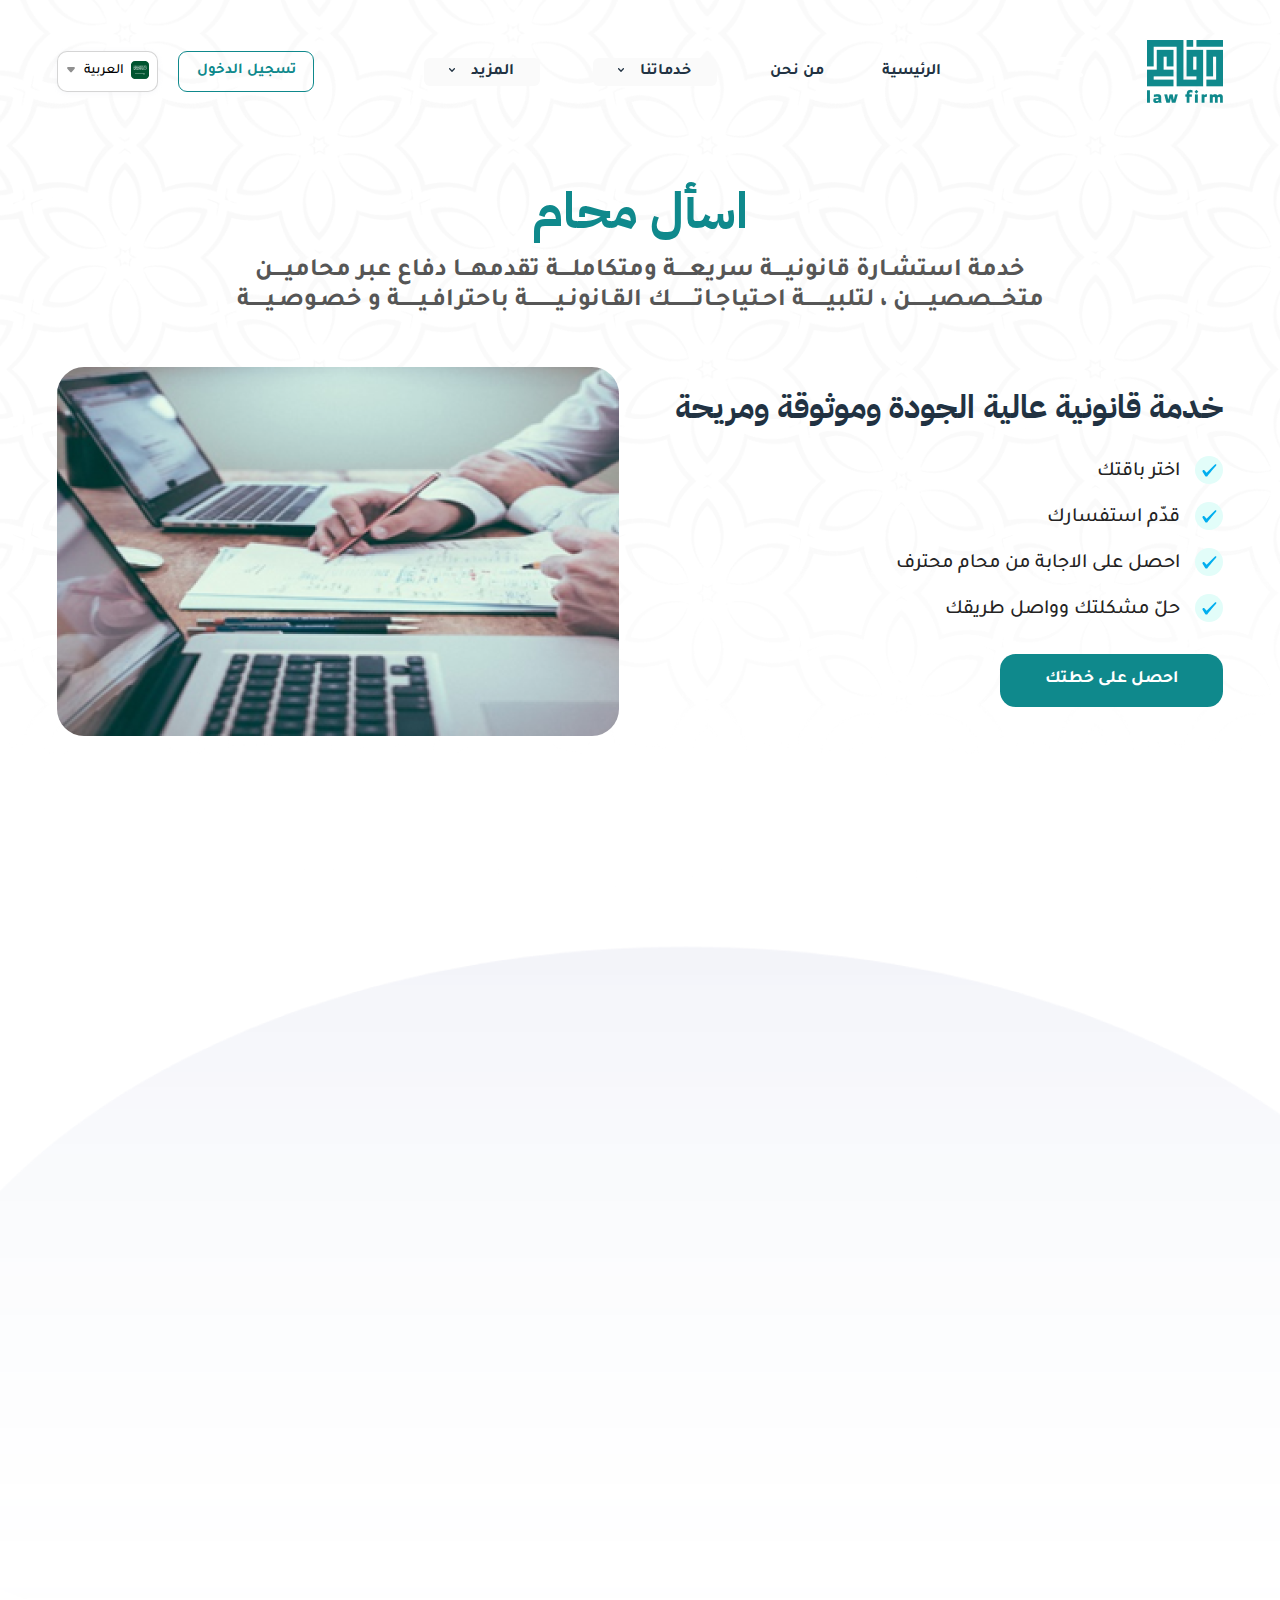
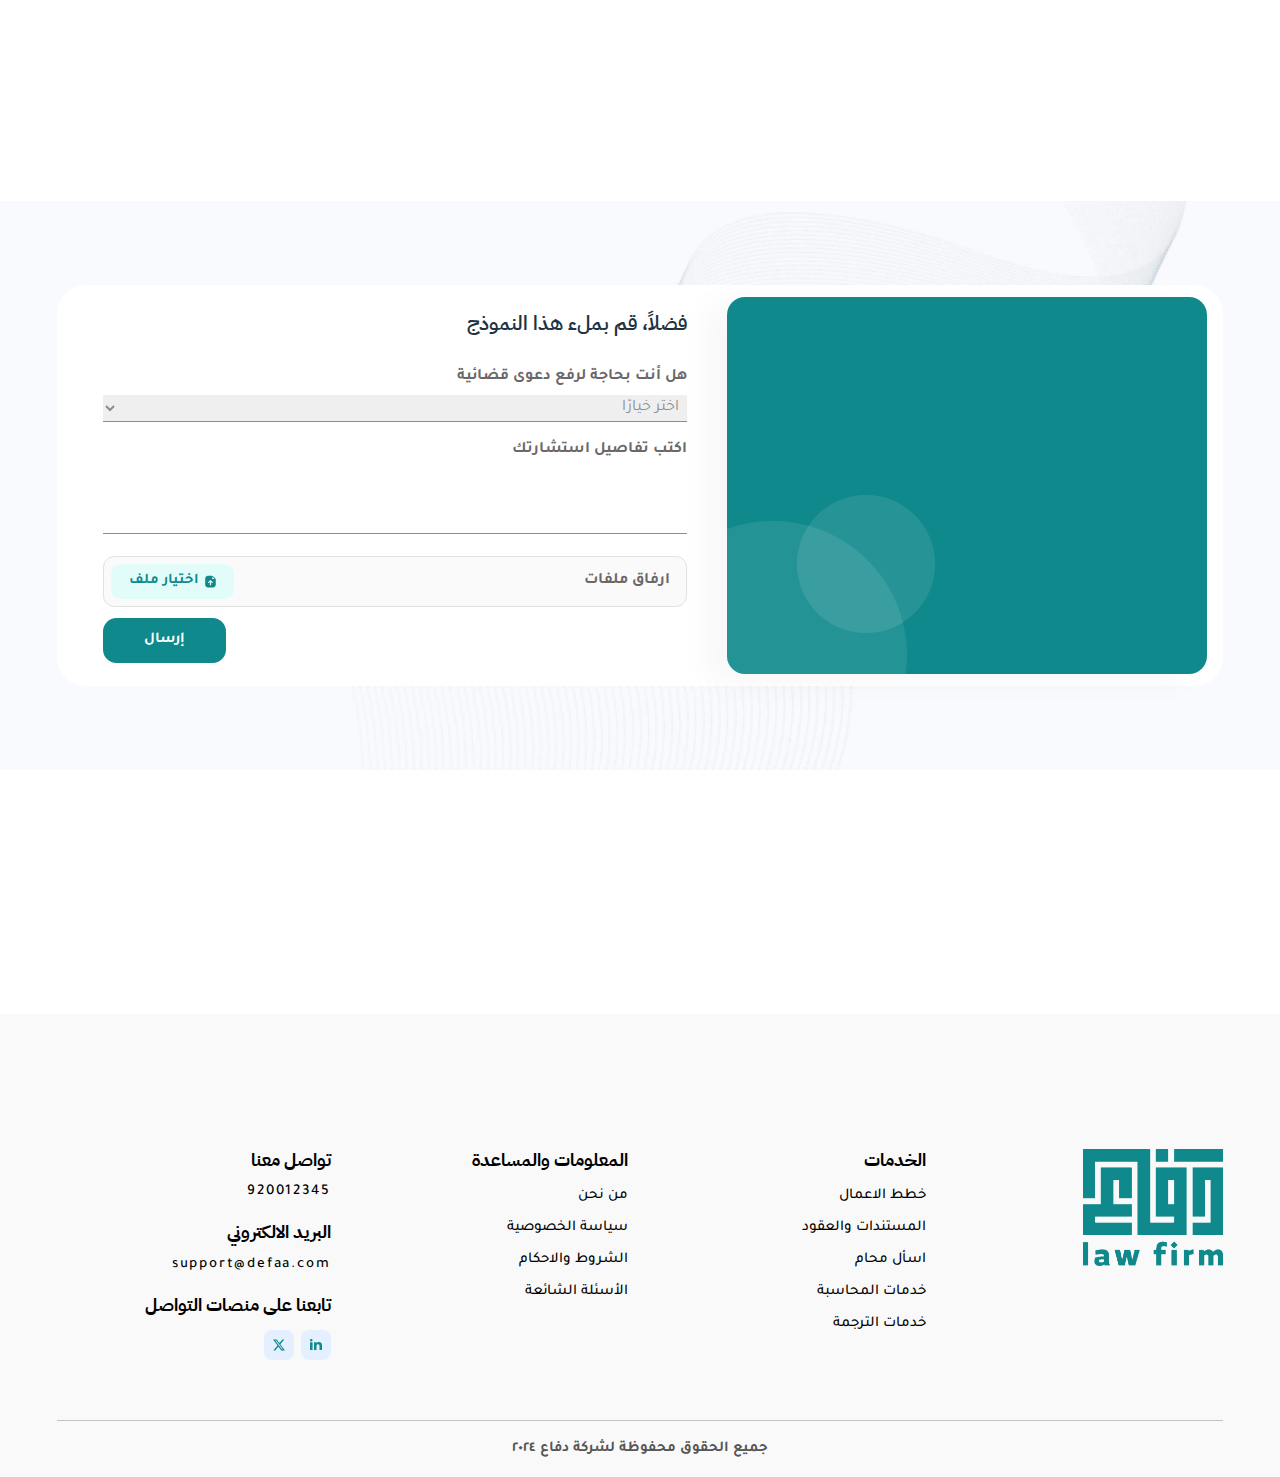
<file: ask-lawyer.html>
<!DOCTYPE html>
<html lang="ar" dir="rtl">
<head>
    <meta charset="UTF-8">
    <meta http-equiv="X-UA-Compatible" content="IE=edge">
    <meta name="viewport" content="width=device-width, initial-scale=1.0">
    <title>اسال محام</title>

    <!--Essential css files-->
    <link rel="stylesheet" href="assets/css/all.css">
    <link rel="stylesheet" href="assets/css/bootstrap.min.css">
    <link rel="stylesheet" href="assets/css/swiper-bundle.min.css">
    <link rel="stylesheet" href="assets/css/animate.css">
    <link rel="stylesheet" href="assets/css/style.css">

    <!--favicon-->
    <link rel="icon" href="assets/images/favicon.png">

</head>
<body>
    <!-- header section start -->
    <header class="arabic_header isSticky">
        <div class="container">
            <div class="row align-items-center">
                <div class="col-xl-2 col-lg-2 col-md-12 text-end">
                    <a class="logo" href="index.html">
                        <img src="assets/images/logo.png" alt="Arabic">
                        <img class="mbLogo" src="assets/images/mobile-logo.png" alt="Arabic">
                    </a>
                    <button class="humbarger-button">
                        <span class="menu-bar">
                            <svg width="28" height="20" viewBox="0 0 28 20" fill="none" xmlns="http://www.w3.org/2000/svg">
                                <path d="M2 0H12C12.5304 0 13.0391 0.210714 13.4142 0.585786C13.7893 0.960859 14 1.46957 14 2C14 2.53043 13.7893 3.03914 13.4142 3.41421C13.0391 3.78929 12.5304 4 12 4H2C1.46957 4 0.960859 3.78929 0.585786 3.41421C0.210714 3.03914 0 2.53043 0 2C0 1.46957 0.210714 0.960859 0.585786 0.585786C0.960859 0.210714 1.46957 0 2 0ZM16 16H26C26.5304 16 27.0391 16.2107 27.4142 16.5858C27.7893 16.9609 28 17.4696 28 18C28 18.5304 27.7893 19.0391 27.4142 19.4142C27.0391 19.7893 26.5304 20 26 20H16C15.4696 20 14.9609 19.7893 14.5858 19.4142C14.2107 19.0391 14 18.5304 14 18C14 17.4696 14.2107 16.9609 14.5858 16.5858C14.9609 16.2107 15.4696 16 16 16ZM2 8H26C26.5304 8 27.0391 8.21071 27.4142 8.58579C27.7893 8.96086 28 9.46957 28 10C28 10.5304 27.7893 11.0391 27.4142 11.4142C27.0391 11.7893 26.5304 12 26 12H2C1.46957 12 0.960859 11.7893 0.585786 11.4142C0.210714 11.0391 0 10.5304 0 10C0 9.46957 0.210714 8.96086 0.585786 8.58579C0.960859 8.21071 1.46957 8 2 8Z" fill="#fff"/>
                            </svg> 
                        </span>  
                        <span class="menu-close">
                            <svg width="19" height="18" viewBox="0 0 19 18" fill="none" xmlns="http://www.w3.org/2000/svg">
                                <path d="M17.6667 17L1 1M17.6667 1L1 17" stroke="white" stroke-width="2" stroke-linecap="round"/>
                            </svg> 
                        </span>                      
                    </button>
                </div>
                <div class="col-xl-10 col-lg-10 col-md-12">
                    <div class="arabic_header_menus">
                        <div class="main_menu">
                            <ul>
                                <li><a href="index.html">الرئيسية</a></li>
                                <li><a href="about.html">من نحن</a></li>
                                <li class="sub-menu"><a href="javascript:void(0);">
                                    خدماتنا
                                    <svg width="6" height="4" viewBox="0 0 6 4" fill="none" xmlns="http://www.w3.org/2000/svg">
                                        <path fill-rule="evenodd" clip-rule="evenodd" d="M2.55122 0.202734C2.66926 0.072917 2.82928 0 2.99611 0C3.16294 0 3.32295 0.072917 3.441 0.202734L5.8157 2.81662C5.93374 2.94667 6.00004 3.12302 6 3.30689C5.99996 3.49076 5.93359 3.66708 5.81549 3.79706C5.69738 3.92704 5.53722 4.00004 5.37024 4C5.20326 3.99996 5.04313 3.92687 4.92508 3.79683L2.99611 1.67281L1.06714 3.79683C0.948456 3.92317 0.789458 3.99312 0.624388 3.99163C0.459318 3.99014 0.301385 3.91731 0.184604 3.78885C0.0678229 3.66038 0.00153828 3.48654 2.6226e-05 3.30479C-0.00148535 3.12303 0.0618973 2.94788 0.176522 2.81708L2.5508 0.202271L2.55122 0.202734Z" fill="#213242"/>
                                        </svg>
                                    </a>
                                    <ul>
                                        <li><a href="plans.html">خطط الاعمال</a></li>
                                        <li><a href="contracts.html">المستندات والعقود</a></li>
                                        <li><a href="ask-lawyer.html">اسأل محام</a></li>
                                        <li><a href="accounting.html">خدمات المحاسبة</a></li>
                                        <li><a href="translation.html">خدمات الترجمة</a></li>
                                    </ul>
                                </li>
                                <li class="sub-menu">
                                    <a href="javascript:void(0);">
                                    المزيد
                                    <svg width="6" height="4" viewBox="0 0 6 4" fill="none" xmlns="http://www.w3.org/2000/svg">
                                        <path fill-rule="evenodd" clip-rule="evenodd" d="M2.55122 0.202734C2.66926 0.072917 2.82928 0 2.99611 0C3.16294 0 3.32295 0.072917 3.441 0.202734L5.8157 2.81662C5.93374 2.94667 6.00004 3.12302 6 3.30689C5.99996 3.49076 5.93359 3.66708 5.81549 3.79706C5.69738 3.92704 5.53722 4.00004 5.37024 4C5.20326 3.99996 5.04313 3.92687 4.92508 3.79683L2.99611 1.67281L1.06714 3.79683C0.948456 3.92317 0.789458 3.99312 0.624388 3.99163C0.459318 3.99014 0.301385 3.91731 0.184604 3.78885C0.0678229 3.66038 0.00153828 3.48654 2.6226e-05 3.30479C-0.00148535 3.12303 0.0618973 2.94788 0.176522 2.81708L2.5508 0.202271L2.55122 0.202734Z" fill="#213242"/>
                                        </svg></a>
                                    <ul>
                                        <li><a href="contact.html">تواصل معنا</a></li>
                                        <li><a href="privacy.html">سياسة الخصوصية</a></li>
                                        <li><a href="terms.html">الشروط والأحكام</a></li>
                                        <li><a href="faq.html">الأسئلة الشائعة</a></li>
                                    </ul>
                                </li>
                            </ul>
                        </div>
                        <div class="arabic_swicher_button d-flex align-items-center">
                            <a class="loginBtn button-animsm" href="login.html">تسجيل الدخول</a>
                            <div class="dropdown">
                                <button class="dropdown-toggle" type="button" data-bs-toggle="dropdown">
                                    <img src="assets/images/home/language.png" alt="Arabic"> العربية 
                                    <svg width="8" height="6" viewBox="0 0 8 6" fill="none" xmlns="http://www.w3.org/2000/svg">
                                        <path d="M6.86496 0L1.13504 0C0.287204 0 -0.175953 0.988856 0.366819 1.64018L3.23178 5.07813C3.63157 5.55789 4.36843 5.55789 4.76822 5.07814L7.63318 1.64018C8.17595 0.988857 7.7128 0 6.86496 0Z" fill="#909090"/>
                                    </svg>
                                </button>
                                <ul class="dropdown-menu">
                                  <li><img src="assets/images/home/en.png" alt="Arabic">English</li>
                                </ul>
                            </div>
                        </div>
                    </div>
                </div>
            </div>
        </div>
    </header>
    <!-- header section end -->

    <!-- Hero section Start -->
    <section class="hero-section pt-174 pb-200" style="background: url(assets/images/hero-image/banner-background.png)no-repeat scroll bottom center / cover;">
        <div class="container">
            <div class="row">
                <div class="col-lg-12">
                    <div class="hero-title text-center mb-50">
                        <h1 class="wow fadeInUp">اسأل محام</h1>
                        <p class="wow fadeInUp" data-wow-delay="0.2s">خدمة استشـارة قانونيــــة سريعــــة ومتكاملــــة تقدمهـــا دفاع عبر محاميــــن <br> متخـــصصيــــــن ، لتلبيـــــــة احـتياجـاتــــــــك القـانونـيـــــــــة باحترافـيــــــة و خصـوصـيـــــة</p>
                    </div>
                </div>
            </div>
            <div class="row align-items-center">
                <div class="col-xl-6 col-lg-6 col-md-6 order-sm2">
                    <div class="hero-content">
                        <h2 class="heading-color font-32 wow fadeInUp">خدمة قانونية عالية الجودة وموثوقة ومريحة</h2>
                        <ul class="wow fadeInUp" data-wow-delay="0.2s">
                            <li>
                                <svg width="28" height="28" viewBox="0 0 28 28" fill="none" xmlns="http://www.w3.org/2000/svg">
                                <rect width="28" height="28" rx="14" fill="#E2FDF9"/>
                                <path fill-rule="evenodd" clip-rule="evenodd" d="M19.9437 8.62138L11.5904 16.6831L9.37372 14.3147C8.96539 13.9297 8.32372 13.9064 7.85706 14.2331C7.40206 14.5714 7.27372 15.1664 7.55372 15.6447L10.1787 19.9147C10.4354 20.3114 10.8787 20.5564 11.3804 20.5564C11.8587 20.5564 12.3137 20.3114 12.5704 19.9147C12.9904 19.3664 21.0054 9.81138 21.0054 9.81138C22.0554 8.73805 20.7837 7.79305 19.9437 8.60972V8.62138Z" fill="#01AEEF"/>
                                </svg>
                                اختر باقتك
                            </li>
                            <li>
                                <svg width="28" height="28" viewBox="0 0 28 28" fill="none" xmlns="http://www.w3.org/2000/svg">
                                    <rect width="28" height="28" rx="14" fill="#E2FDF9"/>
                                    <path fill-rule="evenodd" clip-rule="evenodd" d="M19.9437 8.62138L11.5904 16.6831L9.37372 14.3147C8.96539 13.9297 8.32372 13.9064 7.85706 14.2331C7.40206 14.5714 7.27372 15.1664 7.55372 15.6447L10.1787 19.9147C10.4354 20.3114 10.8787 20.5564 11.3804 20.5564C11.8587 20.5564 12.3137 20.3114 12.5704 19.9147C12.9904 19.3664 21.0054 9.81138 21.0054 9.81138C22.0554 8.73805 20.7837 7.79305 19.9437 8.60972V8.62138Z" fill="#01AEEF"/>
                                    </svg>  
                                    قدّم استفسارك                                  
                            </li>
                            <li>
                                <svg width="28" height="28" viewBox="0 0 28 28" fill="none" xmlns="http://www.w3.org/2000/svg">
                                    <rect width="28" height="28" rx="14" fill="#E2FDF9"/>
                                    <path fill-rule="evenodd" clip-rule="evenodd" d="M19.9437 8.62138L11.5904 16.6831L9.37372 14.3147C8.96539 13.9297 8.32372 13.9064 7.85706 14.2331C7.40206 14.5714 7.27372 15.1664 7.55372 15.6447L10.1787 19.9147C10.4354 20.3114 10.8787 20.5564 11.3804 20.5564C11.8587 20.5564 12.3137 20.3114 12.5704 19.9147C12.9904 19.3664 21.0054 9.81138 21.0054 9.81138C22.0554 8.73805 20.7837 7.79305 19.9437 8.60972V8.62138Z" fill="#01AEEF"/>
                                    </svg>     
                                    احصل على الاجابة من محام محترف                               
                            </li>
                            <li>
                                <svg width="28" height="28" viewBox="0 0 28 28" fill="none" xmlns="http://www.w3.org/2000/svg">
                                    <rect width="28" height="28" rx="14" fill="#E2FDF9"/>
                                    <path fill-rule="evenodd" clip-rule="evenodd" d="M19.9437 8.62138L11.5904 16.6831L9.37372 14.3147C8.96539 13.9297 8.32372 13.9064 7.85706 14.2331C7.40206 14.5714 7.27372 15.1664 7.55372 15.6447L10.1787 19.9147C10.4354 20.3114 10.8787 20.5564 11.3804 20.5564C11.8587 20.5564 12.3137 20.3114 12.5704 19.9147C12.9904 19.3664 21.0054 9.81138 21.0054 9.81138C22.0554 8.73805 20.7837 7.79305 19.9437 8.60972V8.62138Z" fill="#01AEEF"/>
                                    </svg>   
                                    حلّ مشكلتك وواصل طريقك                                 
                            </li>
                        </ul> 
                        <a class="arabic-btn button-animsm wow fadeInUp" data-wow-delay="0.4s" href="javascript:void(0);">احصل على خطتك</a>
                    </div>
                </div>
                <div class="col-xl-6 col-lg-6 col-md-6 order-sm1">
                    <div class="hero-image">
                        <img src="assets/images/hero-image/hero-img04.png" alt="Arabic">
                    </div>
                </div>
            </div>
        </div>
    </section>
    <!-- Hero section end -->

    <!-- Price section Start -->
    <section class="pricing-section prSec02">
        <div class="container">
            <div class="row">
                <div class="col-lg-12 text-center mb-60">
                    <h2 class="heading-title wow fadeInUp">باقات اسأل محام</h2>
                </div>
            </div>
            <div class="row gx-22 gy-30 wow fadeInUp">
                <div class="col-xl-4 col-lg-4 col-md-6 wow fadeInUp" data-wow-delay="0.4s">
                    <div class="price-box ibox03 ibox33">
                        <div class="price-header">
                            <button>الباقة الترويجية</button>
                            <h2>250 <span>ريال</span></h2>
                        </div>
                        <ul>
                            <li>
                                <svg width="28" height="28" viewBox="0 0 28 28" fill="none" xmlns="http://www.w3.org/2000/svg">
                                    <rect width="28" height="28" rx="8" fill="#A3D9A5"/>
                                    <path d="M10.3059 20.6364V18.4034H13.7754V9.76662H13.6093L10.9887 13.1992L9.21711 11.8151L12.299 7.75508H16.5436V18.4034H19.2748V20.6364H10.3059Z" fill="white"/>
                                    </svg>                                    
                                    استشارة هاتفية واحدة لمدة 15 دقيقة 
                            </li>
                            <li><strong class="gr-color">لطلب أي من:</strong></li>
                            <li>
                                <svg width="22" height="22" viewBox="0 0 22 22" fill="none" xmlns="http://www.w3.org/2000/svg">
                                    <rect width="22" height="22" rx="11" fill="#A3D9A5"/>
                                    <path fill-rule="evenodd" clip-rule="evenodd" d="M15.6712 6.77391L9.10785 13.1081L7.36618 11.2472C7.04535 10.9447 6.54118 10.9264 6.17452 11.1831C5.81702 11.4489 5.71618 11.9164 5.93618 12.2922L7.99868 15.6472C8.20035 15.9589 8.54868 16.1514 8.94285 16.1514C9.31868 16.1514 9.67618 15.9589 9.87785 15.6472C10.2079 15.2164 16.5054 7.70891 16.5054 7.70891C17.3303 6.86557 16.3312 6.12307 15.6712 6.76474V6.77391Z" fill="white"/>
                                    </svg>                                    
                                    توجيه حول مشكلة قانونية طارئة
                            </li>
                            <li>
                                <svg width="22" height="22" viewBox="0 0 22 22" fill="none" xmlns="http://www.w3.org/2000/svg">
                                    <rect width="22" height="22" rx="11" fill="#A3D9A5"/>
                                    <path fill-rule="evenodd" clip-rule="evenodd" d="M15.6712 6.77391L9.10785 13.1081L7.36618 11.2472C7.04535 10.9447 6.54118 10.9264 6.17452 11.1831C5.81702 11.4489 5.71618 11.9164 5.93618 12.2922L7.99868 15.6472C8.20035 15.9589 8.54868 16.1514 8.94285 16.1514C9.31868 16.1514 9.67618 15.9589 9.87785 15.6472C10.2079 15.2164 16.5054 7.70891 16.5054 7.70891C17.3303 6.86557 16.3312 6.12307 15.6712 6.76474V6.77391Z" fill="white"/>
                                    </svg>                                    
                                    اجابة عن سؤال محدد أو استفسار قانوني
                            </li>
                            <li>
                                <svg width="22" height="22" viewBox="0 0 22 22" fill="none" xmlns="http://www.w3.org/2000/svg">
                                    <rect width="22" height="22" rx="11" fill="#A3D9A5"/>
                                    <path fill-rule="evenodd" clip-rule="evenodd" d="M15.6712 6.77391L9.10785 13.1081L7.36618 11.2472C7.04535 10.9447 6.54118 10.9264 6.17452 11.1831C5.81702 11.4489 5.71618 11.9164 5.93618 12.2922L7.99868 15.6472C8.20035 15.9589 8.54868 16.1514 8.94285 16.1514C9.31868 16.1514 9.67618 15.9589 9.87785 15.6472C10.2079 15.2164 16.5054 7.70891 16.5054 7.70891C17.3303 6.86557 16.3312 6.12307 15.6712 6.76474V6.77391Z" fill="white"/>
                                    </svg>                                    
                                    مراجعة مستند أو عقد قبل التوقيع
                            </li>
                            <li>
                                <svg width="22" height="22" viewBox="0 0 22 22" fill="none" xmlns="http://www.w3.org/2000/svg">
                                    <rect width="22" height="22" rx="11" fill="#A3D9A5"/>
                                    <path fill-rule="evenodd" clip-rule="evenodd" d="M15.6712 6.77391L9.10785 13.1081L7.36618 11.2472C7.04535 10.9447 6.54118 10.9264 6.17452 11.1831C5.81702 11.4489 5.71618 11.9164 5.93618 12.2922L7.99868 15.6472C8.20035 15.9589 8.54868 16.1514 8.94285 16.1514C9.31868 16.1514 9.67618 15.9589 9.87785 15.6472C10.2079 15.2164 16.5054 7.70891 16.5054 7.70891C17.3303 6.86557 16.3312 6.12307 15.6712 6.76474V6.77391Z" fill="white"/>
                                    </svg>                                    
                                    تحليل سريع لوثيقة أو استفسار قانوني
                            </li>
                            <li>
                                <svg width="22" height="22" viewBox="0 0 22 22" fill="none" xmlns="http://www.w3.org/2000/svg">
                                    <rect width="22" height="22" rx="11" fill="#A3D9A5"/>
                                    <path fill-rule="evenodd" clip-rule="evenodd" d="M15.6712 6.77391L9.10785 13.1081L7.36618 11.2472C7.04535 10.9447 6.54118 10.9264 6.17452 11.1831C5.81702 11.4489 5.71618 11.9164 5.93618 12.2922L7.99868 15.6472C8.20035 15.9589 8.54868 16.1514 8.94285 16.1514C9.31868 16.1514 9.67618 15.9589 9.87785 15.6472C10.2079 15.2164 16.5054 7.70891 16.5054 7.70891C17.3303 6.86557 16.3312 6.12307 15.6712 6.76474V6.77391Z" fill="white"/>
                                    </svg>                                                               
                                    مراجعة مستند أو عقد قبل التوقيع
                            </li>
                        </ul>
                        <div class="price-footer mt-3">
                            <div class="prf-list">
                                <ul class="mt-0">
                                    <li class="mb-0">
                                        <svg width="30" height="19" viewBox="0 0 19 19" fill="none" xmlns="http://www.w3.org/2000/svg">
                                            <path d="M9.82996 18.3344L9.82011 18.3362L9.75656 18.3663L9.73866 18.3698L9.72613 18.3663L9.66257 18.3362C9.65303 18.3333 9.64587 18.3347 9.64109 18.3405L9.63751 18.3491L9.62229 18.7182L9.62677 18.7355L9.63572 18.7467L9.72881 18.8105L9.74224 18.814L9.75298 18.8105L9.84607 18.7467L9.85681 18.7329L9.86039 18.7182L9.84518 18.35C9.84279 18.3408 9.83772 18.3356 9.82996 18.3344ZM10.0672 18.237L10.0555 18.2387L9.88993 18.3189L9.88098 18.3275L9.8783 18.337L9.89441 18.7079L9.89888 18.7182L9.90605 18.7243L10.086 18.8045C10.0973 18.8074 10.106 18.8051 10.1119 18.7976L10.1155 18.7855L10.0851 18.256C10.0821 18.2456 10.0761 18.2393 10.0672 18.237ZM9.42716 18.2387C9.42321 18.2364 9.4185 18.2357 9.414 18.2366C9.4095 18.2376 9.40555 18.2402 9.40299 18.2439L9.39762 18.256L9.36719 18.7855C9.36778 18.7959 9.37286 18.8028 9.3824 18.8062L9.39583 18.8045L9.57575 18.7243L9.5847 18.7174L9.58828 18.7079L9.6035 18.337L9.60081 18.3267L9.59186 18.3181L9.42716 18.2387Z" fill="#A3D9A5"/>
                                            <path d="M9.29878 0C14.2425 0 18.2499 3.86129 18.2499 8.62474C18.2499 13.3882 14.2425 17.2495 9.29878 17.2495C4.35507 17.2495 0.347656 13.3882 0.347656 8.62474C0.347656 3.86129 4.35507 0 9.29878 0ZM9.29878 3.44989C9.06138 3.44989 8.83371 3.54076 8.66584 3.70251C8.49797 3.86425 8.40367 4.08363 8.40367 4.31237V8.62474C8.40372 8.85346 8.49806 9.0728 8.66594 9.23451L11.3513 11.8219C11.5201 11.979 11.7462 12.066 11.9809 12.064C12.2156 12.062 12.4401 11.9713 12.6061 11.8114C12.772 11.6515 12.8662 11.4352 12.8682 11.2091C12.8702 10.9829 12.78 10.7651 12.617 10.6024L10.1939 8.26767V4.31237C10.1939 4.08363 10.0996 3.86425 9.93172 3.70251C9.76385 3.54076 9.53618 3.44989 9.29878 3.44989Z" fill="#A3D9A5"/>
                                            </svg>                                            
                                            <p class="mb-0"><strong>الوقت الإضافي:</strong> متاح برسوم إضافية بعد التنسيق مع العميل</p>
                                    </li>
                                </ul>
                            </div>
                            <a class="price-btn" href="javascript:void(0);">اشترك الان</a>
                        </div>
                    </div>
                </div>
                <div class="col-xl-4 col-lg-4 col-md-6 wow fadeInUp" data-wow-delay="0.2s">
                    <div class="price-box ibox02">
                        <div class="price-header">
                            <button>الباقة الاساسية</button>
                            <h2>1350 <span>ريال</span></h2>
                        </div>
                        <ul>
                            <li>
                                <svg width="28" height="28" viewBox="0 0 28 28" fill="none" xmlns="http://www.w3.org/2000/svg">
                                    <rect width="28" height="28" rx="8" fill="#BDC3C7"/>
                                    <mask id="mask0_79_4151" style="mask-type:alpha" maskUnits="userSpaceOnUse" x="0" y="0" width="28" height="28">
                                    <rect width="28" height="28" rx="8" fill="#BDC3C7"/>
                                    </mask>
                                    <g mask="url(#mask0_79_4151)">
                                    <path d="M14.1814 20.8578C13.4186 20.8578 12.7358 20.7409 12.1329 20.5072C11.5301 20.2611 11.0195 19.9166 10.6012 19.4737C10.1952 19.0185 9.88147 18.4772 9.66002 17.8497C9.45087 17.2223 9.34629 16.521 9.34629 15.7459C9.34629 14.8478 9.48162 13.9989 9.75229 13.1992C10.0353 12.3872 10.392 11.6428 10.8227 10.9662C11.2656 10.2772 11.7577 9.66205 12.299 9.12072C12.8527 8.57938 13.4063 8.12417 13.9599 7.75508H17.78C16.9926 8.32102 16.2852 8.86235 15.6577 9.37908C15.0303 9.8835 14.4828 10.3941 14.0153 10.9108C13.5601 11.4275 13.1787 11.9566 12.8711 12.4979C12.5758 13.0269 12.3667 13.599 12.2437 14.2142L12.4097 14.2695C12.5205 14.0235 12.6497 13.7836 12.7973 13.5498C12.9572 13.316 13.1479 13.113 13.3694 12.9408C13.6031 12.7563 13.8738 12.6086 14.1814 12.4979C14.489 12.3872 14.8457 12.3318 15.2517 12.3318C15.7808 12.3318 16.2729 12.4302 16.7281 12.6271C17.1956 12.8116 17.5955 13.0761 17.9277 13.4206C18.2721 13.7651 18.5367 14.1896 18.7212 14.694C18.918 15.1861 19.0165 15.7336 19.0165 16.3364C19.0165 17.0008 18.8996 17.6098 18.6658 18.1634C18.4444 18.7171 18.1184 19.1969 17.6877 19.6029C17.2694 19.9966 16.765 20.3042 16.1745 20.5256C15.5839 20.7471 14.9196 20.8578 14.1814 20.8578ZM14.1814 18.6986C14.7965 18.6986 15.2764 18.5325 15.6208 18.2004C15.9653 17.8559 16.1376 17.3699 16.1376 16.7424V16.4103C16.1376 15.7828 15.9653 15.303 15.6208 14.9708C15.2764 14.6263 14.7965 14.4541 14.1814 14.4541C13.5662 14.4541 13.0864 14.6263 12.7419 14.9708C12.3974 15.303 12.2252 15.7828 12.2252 16.4103V16.7424C12.2252 17.3699 12.3974 17.8559 12.7419 18.2004C13.0864 18.5325 13.5662 18.6986 14.1814 18.6986Z" fill="white"/>
                                    </g>
                                </svg>                                    
                                استشارات هاتفية - كل استشارة 15 دقيقة 
                            </li>
                            <li><strong class="gr-color">لطلب أي من:</strong></li>
                            <li>
                                <svg width="22" height="22" viewBox="0 0 22 22" fill="none" xmlns="http://www.w3.org/2000/svg">
                                    <rect width="22" height="22" rx="11" fill="#BDC3C7"/>
                                    <path fill-rule="evenodd" clip-rule="evenodd" d="M15.6712 6.77391L9.10785 13.1081L7.36618 11.2472C7.04535 10.9447 6.54118 10.9264 6.17452 11.1831C5.81702 11.4489 5.71618 11.9164 5.93618 12.2922L7.99868 15.6472C8.20035 15.9589 8.54868 16.1514 8.94285 16.1514C9.31868 16.1514 9.67618 15.9589 9.87785 15.6472C10.2079 15.2164 16.5054 7.70891 16.5054 7.70891C17.3303 6.86557 16.3312 6.12307 15.6712 6.76474V6.77391Z" fill="white"/>
                                </svg> &nbsp;
                                توجيه حول مشكلة قانونية طارئة
                            </li>
                            <li>
                                <svg width="22" height="22" viewBox="0 0 22 22" fill="none" xmlns="http://www.w3.org/2000/svg">
                                    <rect width="22" height="22" rx="11" fill="#BDC3C7"/>
                                    <path fill-rule="evenodd" clip-rule="evenodd" d="M15.6712 6.77391L9.10785 13.1081L7.36618 11.2472C7.04535 10.9447 6.54118 10.9264 6.17452 11.1831C5.81702 11.4489 5.71618 11.9164 5.93618 12.2922L7.99868 15.6472C8.20035 15.9589 8.54868 16.1514 8.94285 16.1514C9.31868 16.1514 9.67618 15.9589 9.87785 15.6472C10.2079 15.2164 16.5054 7.70891 16.5054 7.70891C17.3303 6.86557 16.3312 6.12307 15.6712 6.76474V6.77391Z" fill="white"/>
                                </svg>
                                اجابة عن سؤال محدد أو استفسار قانوني
                            </li>
                            <li>
                                <svg width="22" height="22" viewBox="0 0 22 22" fill="none" xmlns="http://www.w3.org/2000/svg">
                                    <rect width="22" height="22" rx="11" fill="#BDC3C7"/>
                                    <path fill-rule="evenodd" clip-rule="evenodd" d="M15.6712 6.77391L9.10785 13.1081L7.36618 11.2472C7.04535 10.9447 6.54118 10.9264 6.17452 11.1831C5.81702 11.4489 5.71618 11.9164 5.93618 12.2922L7.99868 15.6472C8.20035 15.9589 8.54868 16.1514 8.94285 16.1514C9.31868 16.1514 9.67618 15.9589 9.87785 15.6472C10.2079 15.2164 16.5054 7.70891 16.5054 7.70891C17.3303 6.86557 16.3312 6.12307 15.6712 6.76474V6.77391Z" fill="white"/>
                                </svg>
                                مراجعة مستند أو عقد قبل التوقيع
                            </li>
                            <li>
                                <svg width="22" height="22" viewBox="0 0 22 22" fill="none" xmlns="http://www.w3.org/2000/svg">
                                    <rect width="22" height="22" rx="11" fill="#BDC3C7"/>
                                    <path fill-rule="evenodd" clip-rule="evenodd" d="M15.6712 6.77391L9.10785 13.1081L7.36618 11.2472C7.04535 10.9447 6.54118 10.9264 6.17452 11.1831C5.81702 11.4489 5.71618 11.9164 5.93618 12.2922L7.99868 15.6472C8.20035 15.9589 8.54868 16.1514 8.94285 16.1514C9.31868 16.1514 9.67618 15.9589 9.87785 15.6472C10.2079 15.2164 16.5054 7.70891 16.5054 7.70891C17.3303 6.86557 16.3312 6.12307 15.6712 6.76474V6.77391Z" fill="white"/>
                                </svg>
                                تحليل سريع لوثيقة أو استفسار قانوني
                            </li>
                            <li>
                                <svg width="22" height="22" viewBox="0 0 22 22" fill="none" xmlns="http://www.w3.org/2000/svg">
                                    <rect width="22" height="22" rx="11" fill="#BDC3C7"/>
                                    <path fill-rule="evenodd" clip-rule="evenodd" d="M15.6712 6.77391L9.10785 13.1081L7.36618 11.2472C7.04535 10.9447 6.54118 10.9264 6.17452 11.1831C5.81702 11.4489 5.71618 11.9164 5.93618 12.2922L7.99868 15.6472C8.20035 15.9589 8.54868 16.1514 8.94285 16.1514C9.31868 16.1514 9.67618 15.9589 9.87785 15.6472C10.2079 15.2164 16.5054 7.70891 16.5054 7.70891C17.3303 6.86557 16.3312 6.12307 15.6712 6.76474V6.77391Z" fill="white"/>
                                </svg>                                  
                                مراجعة مستند أو عقد قبل التوقيع
                            </li>
                        </ul>
                        <div class="price-footer mt-3">
                            <div class="prf-list mb-2">
                                <ul>
                                    <li class="mb-0 py-2 align-items-center">
                                        <svg width="9" height="12" viewBox="0 0 9 12" fill="none" xmlns="http://www.w3.org/2000/svg">
                                            <path d="M1.5 12H2.565C2.78877 11.9979 3.0055 11.9215 3.18115 11.7829C3.35681 11.6442 3.48145 11.4512 3.5355 11.234C3.59339 11.0226 3.71914 10.836 3.8934 10.7031C4.06767 10.5701 4.2808 10.4981 4.5 10.4981C4.7192 10.4981 4.93233 10.5701 5.1066 10.7031C5.28086 10.836 5.40661 11.0226 5.4645 11.234C5.51855 11.4512 5.64319 11.6442 5.81885 11.7829C5.9945 11.9215 6.21123 11.9979 6.435 12H7.5C7.89782 12 8.27936 11.842 8.56066 11.5607C8.84196 11.2794 9 10.8978 9 10.5V8.5H7C6.86739 8.5 6.74021 8.44732 6.64645 8.35355C6.55268 8.25979 6.5 8.13261 6.5 8C6.5 7.86739 6.55268 7.74021 6.64645 7.64645C6.74021 7.55268 6.86739 7.5 7 7.5H9V2.5C8.99921 1.8372 8.73556 1.20178 8.26689 0.73311C7.79822 0.264441 7.1628 0.000793929 6.5 0L6.435 0C6.21123 0.00212591 5.9945 0.0785066 5.81885 0.21715C5.64319 0.355793 5.51855 0.548846 5.4645 0.766C5.40661 0.977419 5.28086 1.16396 5.1066 1.29693C4.93233 1.42989 4.7192 1.50192 4.5 1.50192C4.2808 1.50192 4.06767 1.42989 3.8934 1.29693C3.71914 1.16396 3.59339 0.977419 3.5355 0.766C3.48145 0.548846 3.35681 0.355793 3.18115 0.21715C3.0055 0.0785066 2.78877 0.00212591 2.565 0L2.5 0C1.8372 0.000793929 1.20178 0.264441 0.73311 0.73311C0.264441 1.20178 0.000793929 1.8372 0 2.5V7.5H2C2.13261 7.5 2.25979 7.55268 2.35355 7.64645C2.44732 7.74021 2.5 7.86739 2.5 8C2.5 8.13261 2.44732 8.25979 2.35355 8.35355C2.25979 8.44732 2.13261 8.5 2 8.5H0V10.5C0 10.8978 0.158035 11.2794 0.43934 11.5607C0.720644 11.842 1.10218 12 1.5 12ZM4 7.5H5C5.13261 7.5 5.25979 7.55268 5.35355 7.64645C5.44732 7.74021 5.5 7.86739 5.5 8C5.5 8.13261 5.44732 8.25979 5.35355 8.35355C5.25979 8.44732 5.13261 8.5 5 8.5H4C3.86739 8.5 3.74021 8.44732 3.64645 8.35355C3.55268 8.25979 3.5 8.13261 3.5 8C3.5 7.86739 3.55268 7.74021 3.64645 7.64645C3.74021 7.55268 3.86739 7.5 4 7.5Z" fill="#BDC3C7"/>
                                            </svg>                                              
                                            <strong>15%</strong> خصم على الاستشارات إضافية                                                                                                                                  
                                        </li>
                                </ul>
                            </div>
                            <div class="prf-list">
                                <ul>
                                    <li class="mb-0 align-items-center justify-content-between">                                                               
                                        <span class="mark">مزايا الاشتراك السنوي</span>
                                        <svg width="17" height="16" viewBox="0 0 17 16" fill="none" xmlns="http://www.w3.org/2000/svg">
                                            <path d="M8.8243 0C4.43844 0 0.878906 3.584 0.878906 8C0.878906 12.416 4.43844 16 8.8243 16C13.2102 16 16.7697 12.416 16.7697 8C16.7697 3.584 13.2102 0 8.8243 0ZM9.61884 12H8.02976V7.2H9.61884V12ZM9.61884 5.6H8.02976V4H9.61884V5.6Z" fill="#BDC3C7"/>
                                            </svg>                                              
                                    </li>
                                </ul>
                            </div>
                            <a class="price-btn" href="javascript:void(0);">اشترك الان</a>
                        </div>
                    </div>
                </div>
                <div class="col-xl-4 col-lg-4 col-md-6 wow fadeInUp">
                    <div class="price-box">
                        <div class="price-header">
                            <button>الباقة المميزة</button>
                            <h2>2700 <span>ريال</span></h2>
                        </div>
                        <ul>
                            <li>
                                <svg width="28" height="28" viewBox="0 0 28 28" fill="none" xmlns="http://www.w3.org/2000/svg">
                                    <rect width="28" height="28" rx="8" fill="#A3D9A5"/>
                                    <path d="M4.16921 20.6364V18.4034H7.63866V9.76662H7.47257L4.85203 13.1992L3.08039 11.8151L6.1623 7.75508H10.4068V18.4034H13.1381V20.6364H4.16921ZM23.6685 20.6364H14.5519V18.1081L18.5196 14.7124C18.8764 14.4049 19.1778 14.128 19.4239 13.882C19.67 13.6236 19.8668 13.3776 20.0145 13.1438C20.1744 12.8977 20.2851 12.6578 20.3466 12.4241C20.4205 12.1903 20.4574 11.9381 20.4574 11.6674V11.4091C20.4574 11.163 20.4082 10.9477 20.3097 10.7632C20.2113 10.5786 20.0821 10.4248 19.9222 10.3018C19.7622 10.1788 19.5777 10.0865 19.3685 10.025C19.1717 9.96347 18.9687 9.93272 18.7595 9.93272C18.452 9.93272 18.1813 9.98193 17.9475 10.0804C17.7261 10.1788 17.5292 10.3141 17.357 10.4864C17.1971 10.6463 17.0617 10.837 16.951 11.0584C16.8403 11.2676 16.7542 11.4952 16.6926 11.7413L14.2751 10.8185C14.4227 10.3756 14.6257 9.95732 14.8841 9.56362C15.1425 9.15762 15.4623 8.80699 15.8437 8.51172C16.2374 8.20414 16.6988 7.96423 17.2278 7.79199C17.7568 7.61975 18.3535 7.53362 19.0179 7.53362C19.7192 7.53362 20.3405 7.63205 20.8818 7.8289C21.4232 8.02575 21.8784 8.29641 22.2475 8.6409C22.6288 8.98538 22.918 9.39753 23.1148 9.87735C23.3117 10.3449 23.4101 10.8554 23.4101 11.4091C23.4101 11.9627 23.3178 12.4671 23.1333 12.9224C22.9487 13.3776 22.6965 13.8082 22.3766 14.2142C22.0691 14.6079 21.7061 14.9831 21.2878 15.3399C20.8695 15.6967 20.4328 16.0596 19.9775 16.4287L17.5785 18.3111H23.6685V20.6364Z" fill="white"/>
                                </svg>                                    
                                استشارة هاتفية - كل استشارة 15 دقيقة 
                            </li>
                            <li><strong class="gr-color">لطلب أي من:</strong></li>
                            <li>
                                <svg width="22" height="22" viewBox="0 0 22 22" fill="none" xmlns="http://www.w3.org/2000/svg">
                                    <rect width="22" height="22" rx="11" fill="#A3D9A5"/>
                                    <path fill-rule="evenodd" clip-rule="evenodd" d="M15.6712 6.77391L9.10785 13.1081L7.36618 11.2472C7.04535 10.9447 6.54118 10.9264 6.17452 11.1831C5.81702 11.4489 5.71618 11.9164 5.93618 12.2922L7.99868 15.6472C8.20035 15.9589 8.54868 16.1514 8.94285 16.1514C9.31868 16.1514 9.67618 15.9589 9.87785 15.6472C10.2079 15.2164 16.5054 7.70891 16.5054 7.70891C17.3303 6.86557 16.3312 6.12307 15.6712 6.76474V6.77391Z" fill="white"/>
                                </svg>                                    
                                توجيه حول مشكلة قانونية طارئة
                            </li>
                            <li>
                                <svg width="22" height="22" viewBox="0 0 22 22" fill="none" xmlns="http://www.w3.org/2000/svg">
                                    <rect width="22" height="22" rx="11" fill="#A3D9A5"/>
                                    <path fill-rule="evenodd" clip-rule="evenodd" d="M15.6712 6.77391L9.10785 13.1081L7.36618 11.2472C7.04535 10.9447 6.54118 10.9264 6.17452 11.1831C5.81702 11.4489 5.71618 11.9164 5.93618 12.2922L7.99868 15.6472C8.20035 15.9589 8.54868 16.1514 8.94285 16.1514C9.31868 16.1514 9.67618 15.9589 9.87785 15.6472C10.2079 15.2164 16.5054 7.70891 16.5054 7.70891C17.3303 6.86557 16.3312 6.12307 15.6712 6.76474V6.77391Z" fill="white"/>
                                </svg>  
                                اجابة عن سؤال محدد أو استفسار قانوني
                            </li>
                            <li>
                                <svg width="22" height="22" viewBox="0 0 22 22" fill="none" xmlns="http://www.w3.org/2000/svg">
                                    <rect width="22" height="22" rx="11" fill="#A3D9A5"/>
                                    <path fill-rule="evenodd" clip-rule="evenodd" d="M15.6712 6.77391L9.10785 13.1081L7.36618 11.2472C7.04535 10.9447 6.54118 10.9264 6.17452 11.1831C5.81702 11.4489 5.71618 11.9164 5.93618 12.2922L7.99868 15.6472C8.20035 15.9589 8.54868 16.1514 8.94285 16.1514C9.31868 16.1514 9.67618 15.9589 9.87785 15.6472C10.2079 15.2164 16.5054 7.70891 16.5054 7.70891C17.3303 6.86557 16.3312 6.12307 15.6712 6.76474V6.77391Z" fill="white"/>
                                </svg>  
                                مراجعة مستند أو عقد قبل التوقيع
                            </li>
                            <li>
                                <svg width="22" height="22" viewBox="0 0 22 22" fill="none" xmlns="http://www.w3.org/2000/svg">
                                    <rect width="22" height="22" rx="11" fill="#A3D9A5"/>
                                    <path fill-rule="evenodd" clip-rule="evenodd" d="M15.6712 6.77391L9.10785 13.1081L7.36618 11.2472C7.04535 10.9447 6.54118 10.9264 6.17452 11.1831C5.81702 11.4489 5.71618 11.9164 5.93618 12.2922L7.99868 15.6472C8.20035 15.9589 8.54868 16.1514 8.94285 16.1514C9.31868 16.1514 9.67618 15.9589 9.87785 15.6472C10.2079 15.2164 16.5054 7.70891 16.5054 7.70891C17.3303 6.86557 16.3312 6.12307 15.6712 6.76474V6.77391Z" fill="white"/>
                                </svg>  
                                تحليل سريع لوثيقة أو استفسار قانوني
                            </li>
                            <li>
                                <svg width="22" height="22" viewBox="0 0 22 22" fill="none" xmlns="http://www.w3.org/2000/svg">
                                    <rect width="22" height="22" rx="11" fill="#A3D9A5"/>
                                    <path fill-rule="evenodd" clip-rule="evenodd" d="M15.6712 6.77391L9.10785 13.1081L7.36618 11.2472C7.04535 10.9447 6.54118 10.9264 6.17452 11.1831C5.81702 11.4489 5.71618 11.9164 5.93618 12.2922L7.99868 15.6472C8.20035 15.9589 8.54868 16.1514 8.94285 16.1514C9.31868 16.1514 9.67618 15.9589 9.87785 15.6472C10.2079 15.2164 16.5054 7.70891 16.5054 7.70891C17.3303 6.86557 16.3312 6.12307 15.6712 6.76474V6.77391Z" fill="white"/>
                                </svg>                                  
                                مراجعة مستند أو عقد قبل التوقيع
                            </li>
                        </ul>
                        <div class="price-footer mt-3">
                            <div class="prf-list mb-2">
                                <ul>
                                    <li class="mb-0 py-2 align-items-center">
                                        <svg width="9" height="12" viewBox="0 0 9 12" fill="none" xmlns="http://www.w3.org/2000/svg">
                                            <path d="M1.5 12H2.565C2.78877 11.9979 3.0055 11.9215 3.18115 11.7829C3.35681 11.6442 3.48145 11.4512 3.5355 11.234C3.59339 11.0226 3.71914 10.836 3.8934 10.7031C4.06767 10.5701 4.2808 10.4981 4.5 10.4981C4.7192 10.4981 4.93233 10.5701 5.1066 10.7031C5.28086 10.836 5.40661 11.0226 5.4645 11.234C5.51855 11.4512 5.64319 11.6442 5.81885 11.7829C5.9945 11.9215 6.21123 11.9979 6.435 12H7.5C7.89782 12 8.27936 11.842 8.56066 11.5607C8.84196 11.2794 9 10.8978 9 10.5V8.5H7C6.86739 8.5 6.74021 8.44732 6.64645 8.35355C6.55268 8.25979 6.5 8.13261 6.5 8C6.5 7.86739 6.55268 7.74021 6.64645 7.64645C6.74021 7.55268 6.86739 7.5 7 7.5H9V2.5C8.99921 1.8372 8.73556 1.20178 8.26689 0.73311C7.79822 0.264441 7.1628 0.000793929 6.5 0L6.435 0C6.21123 0.00212591 5.9945 0.0785066 5.81885 0.21715C5.64319 0.355793 5.51855 0.548846 5.4645 0.766C5.40661 0.977419 5.28086 1.16396 5.1066 1.29693C4.93233 1.42989 4.7192 1.50192 4.5 1.50192C4.2808 1.50192 4.06767 1.42989 3.8934 1.29693C3.71914 1.16396 3.59339 0.977419 3.5355 0.766C3.48145 0.548846 3.35681 0.355793 3.18115 0.21715C3.0055 0.0785066 2.78877 0.00212591 2.565 0L2.5 0C1.8372 0.000793929 1.20178 0.264441 0.73311 0.73311C0.264441 1.20178 0.000793929 1.8372 0 2.5V7.5H2C2.13261 7.5 2.25979 7.55268 2.35355 7.64645C2.44732 7.74021 2.5 7.86739 2.5 8C2.5 8.13261 2.44732 8.25979 2.35355 8.35355C2.25979 8.44732 2.13261 8.5 2 8.5H0V10.5C0 10.8978 0.158035 11.2794 0.43934 11.5607C0.720644 11.842 1.10218 12 1.5 12ZM4 7.5H5C5.13261 7.5 5.25979 7.55268 5.35355 7.64645C5.44732 7.74021 5.5 7.86739 5.5 8C5.5 8.13261 5.44732 8.25979 5.35355 8.35355C5.25979 8.44732 5.13261 8.5 5 8.5H4C3.86739 8.5 3.74021 8.44732 3.64645 8.35355C3.55268 8.25979 3.5 8.13261 3.5 8C3.5 7.86739 3.55268 7.74021 3.64645 7.64645C3.74021 7.55268 3.86739 7.5 4 7.5Z" fill="#A3D9A5"/>
                                            </svg>                                                                                                                                        
                                            <strong>20%</strong>خصم على استشارات إضافية
                                    </li>
                                </ul>
                            </div>
                            <div class="prf-list">
                                <ul>
                                    <li class="mb-0 align-items-center justify-content-between">                                                               
                                        <span class="mark">مزايا الاشتراك السنوي</span>
                                        <svg width="17" height="16" viewBox="0 0 17 16" fill="none" xmlns="http://www.w3.org/2000/svg">
                                            <path d="M8.8243 0C4.43844 0 0.878906 3.584 0.878906 8C0.878906 12.416 4.43844 16 8.8243 16C13.2102 16 16.7697 12.416 16.7697 8C16.7697 3.584 13.2102 0 8.8243 0ZM9.61884 12H8.02976V7.2H9.61884V12ZM9.61884 5.6H8.02976V4H9.61884V5.6Z" fill="#A3D9A5"/>
                                            </svg>    
                                    </li>
                                </ul>
                            </div>
                            <a class="price-btn" href="javascript:void(0);">اشترك الان</a>
                        </div>
                    </div>
                </div>
            </div>
        </div>
    </section>
    <!-- Price section End -->

    <!-- Contact section Start -->
    <section class="contact-sectioin03" style="background: url(assets/images/home/contact-banner.jpg)no-repeat scroll center center / cover;">
        <div class="container">
            <div class="contact-wrapper conwrap03">
                <div class="row">
                    <div class="col-xl-5 col-lg-5 col-md-5">
                        <div class="contact-info conInfo02 text-center">
                            <img class="info-snimg wow fadeInUp" src="assets/images/home/search-look.png" alt="Arabic">
                            <h2 class="info-snt wow fadeInUp" data-wow-delay="0.2s">إذا لم تجد ما تبحث عنه ، تواصل <br> مـعـنـــــــا وسنــلــبي طلــبـــــك فـــورًا</h2>
                        </div>
                    </div>
                    <div class="col-xl-7 col-lg-7 col-md-7">
                        <div class="contact-form text-end pt-3">
                            <h4 class="heading-color">فضلاً، قم بملء هذا النموذج</h4>
                            <form action="#">
                                <label >هل أنت بحاجة لرفع دعوى قضائية</label>
                                <select required>
                                    <option value="" disabled selected>اختر خيارًا</option> <!-- Placeholder option -->
                                    <option value="yes">نعم</option>
                                    <option value="no">لا</option>
                                  </select>
                                <label >اكتب تفاصيل استشارتك</label>
                                <textarea  required></textarea>
                                <div class="upload-file">
                                    ارفاق ملفات
                                    <label for="upload-file" >
                                        <svg width="11" height="13" viewBox="0 0 11 13" fill="none" xmlns="http://www.w3.org/2000/svg">
                                            <path d="M10.5539 3.71977C10.3186 3.13251 8.71801 1.87619 8.26491 1.40602C7.87612 1.05051 7.38278 0.830267 6.85854 0.778158C6.92327 0.713429 3.3279 0.778158 3.23374 0.778158C2.84411 0.761403 2.45504 0.822276 2.08914 0.957239C1.72325 1.0922 1.38784 1.29856 1.10241 1.56431C0.817602 1.8299 0.588348 2.14937 0.427942 2.50423C0.267536 2.85908 0.179171 3.24225 0.167969 3.63151V9.67891C0.180736 10.0678 0.270825 10.4503 0.432979 10.804C0.595132 11.1577 0.826103 11.4756 1.11242 11.739C1.39886 12.0032 1.73492 12.2079 2.1011 12.3411C2.46728 12.4744 2.85628 12.5335 3.24551 12.5152H7.69413C8.0839 12.532 8.4731 12.471 8.83911 12.336C9.20511 12.2009 9.5406 11.9944 9.82605 11.7285C10.1107 11.4628 10.3399 11.1433 10.5002 10.7885C10.6605 10.4336 10.7488 10.0505 10.7599 9.66126V4.63009C10.756 4.31554 10.6859 4.00535 10.5539 3.71977ZM7.70589 7.82944C7.11745 8.45201 6.44075 7.31279 6.05238 7.00739V9.7201C6.05245 9.79735 6.03728 9.87384 6.00772 9.9452C5.97816 10.0166 5.9348 10.0814 5.88013 10.136C5.82545 10.1905 5.76055 10.2337 5.68912 10.2632C5.6177 10.2926 5.54118 10.3076 5.46394 10.3074C5.30807 10.3074 5.15858 10.2455 5.04826 10.1354C4.93794 10.0253 4.87581 9.87596 4.87549 9.7201V7.00739L4.05168 7.82944C3.52208 8.37552 2.67473 7.52993 3.22198 7.00151L4.78723 5.43979C4.96773 5.26226 5.21076 5.16277 5.46394 5.16277C5.71711 5.16277 5.96014 5.26226 6.14064 5.43979L7.70589 7.00151C7.76078 7.05618 7.80433 7.12115 7.83405 7.19269C7.86377 7.26424 7.87907 7.34095 7.87907 7.41842C7.87907 7.49589 7.86377 7.5726 7.83405 7.64414C7.80433 7.71568 7.76078 7.78066 7.70589 7.83533V7.82944ZM7.83535 3.94279C6.85266 3.94279 7.28222 2.32811 7.19395 1.76438C8.10267 2.39039 8.93421 3.1216 9.67129 3.94279H7.83535Z" fill="#0F898C"/>
                                        </svg>   
                                        اختيار ملف 
                                    </label>
                                    <input class="d-none" type="file" id="upload-file">
                                </div>
                                <button class="arabic-btn button-animsm" type="submit">إرسال</button>
                            </form>
                        </div>
                    </div>
                </div>
            </div>
        </div>
    </section>
    <!-- Contact section end -->

    <!-- Footer section Start -->
    <footer class="arabic_footer">
        <div class="container">
            <div class="row mb-60 sm-columns-reverse">
                <div class="col-xl-3 col-lg-3 col-md-6">
                    <div class="footer-widget">
                        <a class="footer-logo" href="index.html">
                            <img src="assets/images/footer-logo.png" alt="Arabic">
                        </a>
                    </div>
                </div>
                <div class="col-xl-3 col-lg-3 col-md-6">
                    <div class="footer-widget">
                        <h4 class="footer-title">الخدمات</h4>
                        <ul>
                            <li><a href="plans.html">خطط الاعمال</a></li>
                            <li><a href="contracts.html">المستندات والعقود</a></li>
                            <li><a href="ask-lawyer.html">اسأل محام</a></li>
                            <li><a href="accounting.html">خدمات المحاسبة</a></li>
                            <li><a href="translation.html">خدمات الترجمة</a></li>
                        </ul>
                    </div>
                </div>
                <div class="col-xl-3 col-lg-3 col-md-6">
                    <div class="footer-widget">
                        <h4 class="footer-title">المعلومات والمساعدة</h4>
                        <ul>
                            <li><a href="about.html">من نحن</a></li>
                            <li><a href="privacy.html">سياسة الخصوصية</a></li>
                            <li><a href="terms.html">الشروط والاحكام</a></li>
                            <li><a href="faq.html">الأسئلة الشائعة</a></li>
                        </ul>
                    </div>
                </div>
                <div class="col-xl-3 col-lg-3 col-md-6">
                    <div class="footer-widget">
                        <h4 class="footer-title">تواصل معنا</h4>
                        <a class="mb-20" href="tel:920012345">920012345</a>
                        <h4 class="footer-title">البريد الالكتروني</h4>
                        <a class="mb-20" href="mailto:support@defaa.com">support@defaa.com</a>
                        <h4 class="footer-title">تابعنا على منصات التواصل</h4>
                        <div class="footer-social">
                            <a href="https://www.linkedin.com">
                                <svg width="12" height="11" viewBox="0 0 12 11" fill="none" xmlns="http://www.w3.org/2000/svg">
                                <path d="M2.51836 1.22277C2.5182 1.5469 2.38537 1.8577 2.14911 2.08678C1.91285 2.31586 1.59251 2.44447 1.25855 2.44431C0.924596 2.44415 0.604385 2.31523 0.368361 2.08592C0.132336 1.8566 -0.00016682 1.54568 1.57625e-07 1.22154C0.000167135 0.897408 0.132991 0.586612 0.369251 0.357529C0.605511 0.128445 0.925856 -0.000161915 1.25981 1.5299e-07C1.59377 0.000162221 1.91398 0.12908 2.15 0.358393C2.38603 0.587706 2.51853 0.89863 2.51836 1.22277ZM2.55614 3.34931H0.0377756V11H2.55614V3.34931ZM6.53515 3.34931H4.02938V11H6.50997V6.98522C6.50997 4.74868 9.51312 4.54092 9.51312 6.98522V11H12V6.15416C12 2.38381 7.55509 2.52436 6.50997 4.37592L6.53515 3.34931Z" fill="#0F898C"/>
                                </svg>
                            </a>
                            <a href="https://www.twitter.com">
                                <svg width="12" height="12" viewBox="0 0 12 12" fill="none" xmlns="http://www.w3.org/2000/svg">
                                    <path d="M9.4505 0.576172H11.2905L7.2705 5.17117L12 11.4227H8.297L5.397 7.63067L2.078 11.4227H0.237L4.537 6.50767L0 0.576672H3.797L6.4185 4.04267L9.4505 0.576172ZM8.805 10.3217H9.8245L3.243 1.61967H2.149L8.805 10.3217Z" fill="#0F898C"/>
                                </svg>                                    
                            </a>
                        </div>
                    </div>
                </div>
            </div>
            <div class="row">
                <div class="col-lg-12">
                    <div class="footer-copyright text-center">
                        <p>جميع الحقوق محفوظة لشركة دفاع ٢٠٢٤</p>
                    </div>
                </div>
            </div>
        </div>
    </footer>
    <!-- Footer section end -->

    <a href="javascript:void(0);" id="backtotop"><i class="fa-solid fa-arrow-up"></i></a>

    <!--Esential Js Files-->
    <script src="assets/js/jquery.min.js"></script>
    <script src="assets/js/bootstrap.bundle.min.js"></script>
    <script src="assets/js/swiper-bundle.min.js"></script>
    <script src="assets/js/wow.js"></script>
    <script src="assets/js/script.js"></script>
    
</body>
</html>
</file>
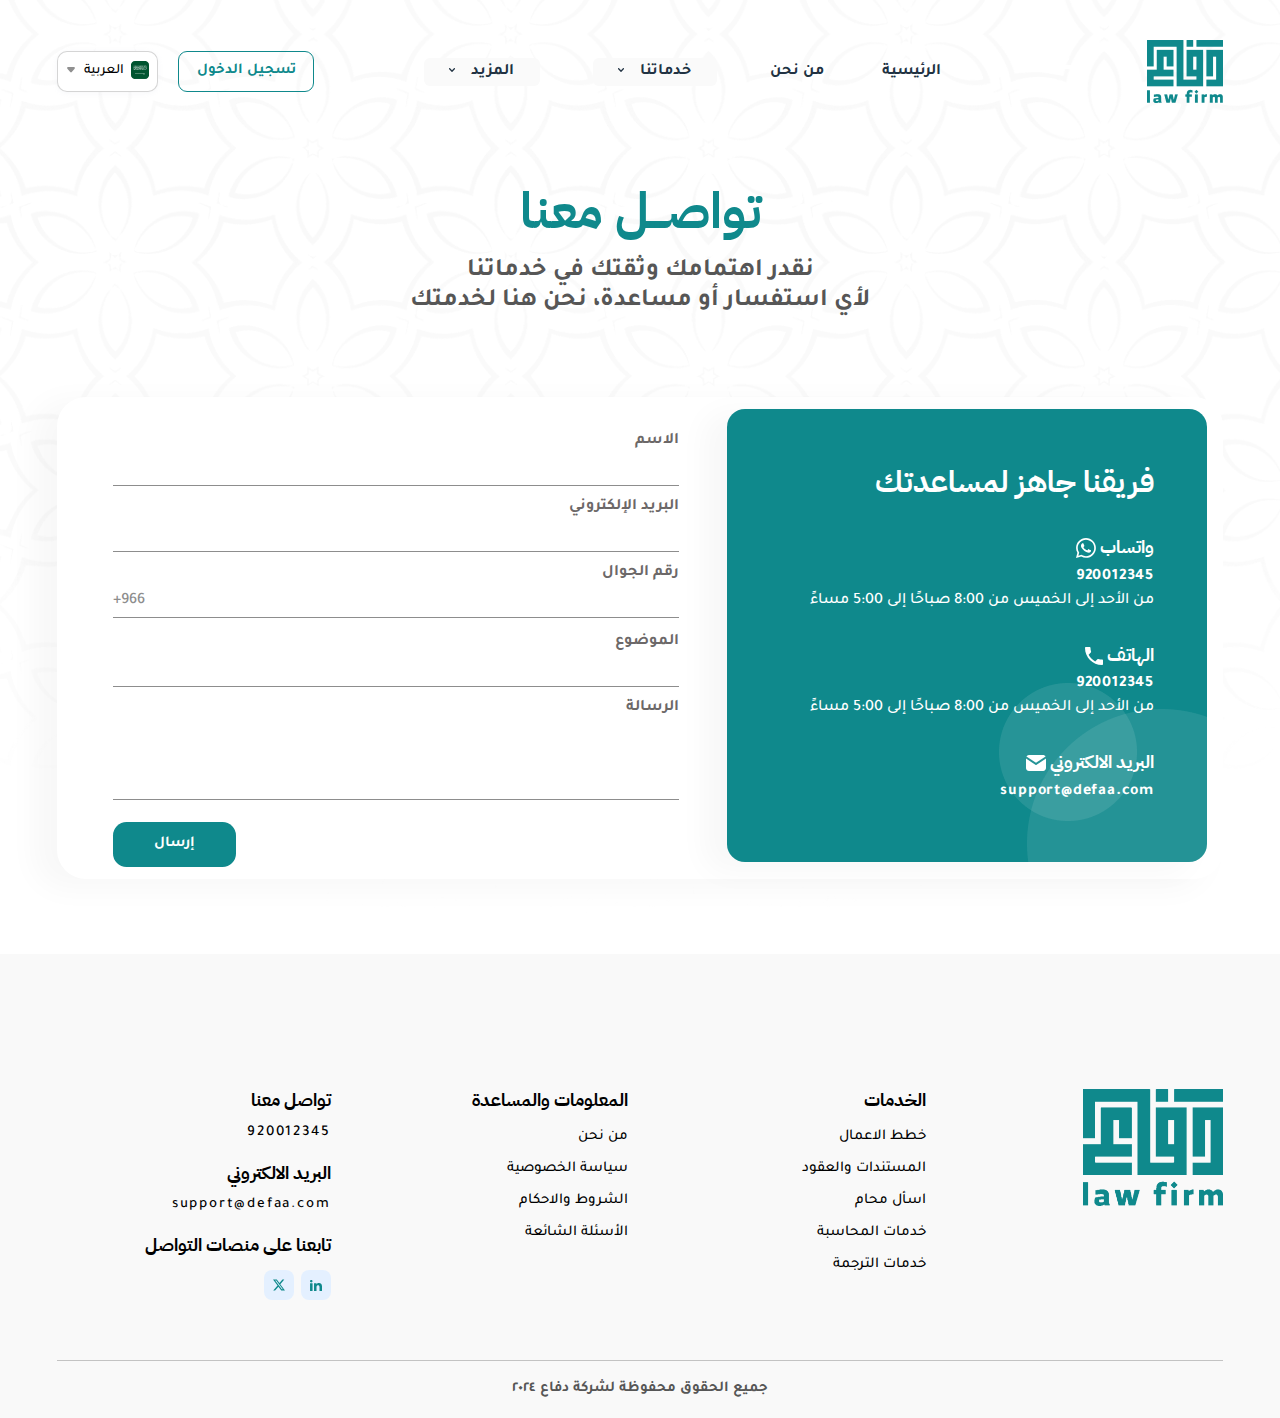
<file: contact.html>
<!DOCTYPE html>
<html lang="ar" dir="rtl">
<head>
    <meta charset="UTF-8">
    <meta http-equiv="X-UA-Compatible" content="IE=edge">
    <meta name="viewport" content="width=device-width, initial-scale=1.0">
    <title>تواصل معنا</title>

    <!--Essential css files-->
    <link rel="stylesheet" href="assets/css/all.css">
    <link rel="stylesheet" href="assets/css/bootstrap.min.css">
    <link rel="stylesheet" href="assets/css/swiper-bundle.min.css">
    <link rel="stylesheet" href="assets/css/animate.css">
    <link rel="stylesheet" href="assets/css/style.css">

    <!--favicon-->
    <link rel="icon" href="assets/images/favicon.png">

</head>
<body>
    <!-- header section start -->
    <header class="arabic_header isSticky">
        <div class="container">
            <div class="row align-items-center">
                <div class="col-xl-2 col-lg-2 col-md-12 text-end">
                    <a class="logo" href="index.html">
                        <img src="assets/images/logo.png" alt="Arabic">
                        <img class="mbLogo" src="assets/images/mobile-logo.png" alt="Arabic">
                    </a>
                    <button class="humbarger-button">
                        <span class="menu-bar">
                            <svg width="28" height="20" viewBox="0 0 28 20" fill="none" xmlns="http://www.w3.org/2000/svg">
                                <path d="M2 0H12C12.5304 0 13.0391 0.210714 13.4142 0.585786C13.7893 0.960859 14 1.46957 14 2C14 2.53043 13.7893 3.03914 13.4142 3.41421C13.0391 3.78929 12.5304 4 12 4H2C1.46957 4 0.960859 3.78929 0.585786 3.41421C0.210714 3.03914 0 2.53043 0 2C0 1.46957 0.210714 0.960859 0.585786 0.585786C0.960859 0.210714 1.46957 0 2 0ZM16 16H26C26.5304 16 27.0391 16.2107 27.4142 16.5858C27.7893 16.9609 28 17.4696 28 18C28 18.5304 27.7893 19.0391 27.4142 19.4142C27.0391 19.7893 26.5304 20 26 20H16C15.4696 20 14.9609 19.7893 14.5858 19.4142C14.2107 19.0391 14 18.5304 14 18C14 17.4696 14.2107 16.9609 14.5858 16.5858C14.9609 16.2107 15.4696 16 16 16ZM2 8H26C26.5304 8 27.0391 8.21071 27.4142 8.58579C27.7893 8.96086 28 9.46957 28 10C28 10.5304 27.7893 11.0391 27.4142 11.4142C27.0391 11.7893 26.5304 12 26 12H2C1.46957 12 0.960859 11.7893 0.585786 11.4142C0.210714 11.0391 0 10.5304 0 10C0 9.46957 0.210714 8.96086 0.585786 8.58579C0.960859 8.21071 1.46957 8 2 8Z" fill="#fff"/>
                            </svg> 
                        </span>  
                        <span class="menu-close">
                            <svg width="19" height="18" viewBox="0 0 19 18" fill="none" xmlns="http://www.w3.org/2000/svg">
                                <path d="M17.6667 17L1 1M17.6667 1L1 17" stroke="white" stroke-width="2" stroke-linecap="round"/>
                            </svg> 
                        </span>                      
                    </button>
                </div>
                <div class="col-xl-10 col-lg-10 col-md-12">
                    <div class="arabic_header_menus">
                        <div class="main_menu">
                            <ul>
                                <li><a href="index.html">الرئيسية</a></li>
                                <li><a href="about.html">من نحن</a></li>
                                <li class="sub-menu"><a href="javascript:void(0);">
                                    خدماتنا
                                    <svg width="6" height="4" viewBox="0 0 6 4" fill="none" xmlns="http://www.w3.org/2000/svg">
                                        <path fill-rule="evenodd" clip-rule="evenodd" d="M2.55122 0.202734C2.66926 0.072917 2.82928 0 2.99611 0C3.16294 0 3.32295 0.072917 3.441 0.202734L5.8157 2.81662C5.93374 2.94667 6.00004 3.12302 6 3.30689C5.99996 3.49076 5.93359 3.66708 5.81549 3.79706C5.69738 3.92704 5.53722 4.00004 5.37024 4C5.20326 3.99996 5.04313 3.92687 4.92508 3.79683L2.99611 1.67281L1.06714 3.79683C0.948456 3.92317 0.789458 3.99312 0.624388 3.99163C0.459318 3.99014 0.301385 3.91731 0.184604 3.78885C0.0678229 3.66038 0.00153828 3.48654 2.6226e-05 3.30479C-0.00148535 3.12303 0.0618973 2.94788 0.176522 2.81708L2.5508 0.202271L2.55122 0.202734Z" fill="#213242"/>
                                        </svg>
                                    </a>
                                    <ul>
                                        <li><a href="plans.html">خطط الاعمال</a></li>
                                        <li><a href="contracts.html">المستندات والعقود</a></li>
                                        <li><a href="ask-lawyer.html">اسأل محام</a></li>
                                        <li><a href="accounting.html">خدمات المحاسبة</a></li>
                                        <li><a href="translation.html">خدمات الترجمة</a></li>
                                    </ul>
                                </li>
                                <li class="sub-menu">
                                    <a href="javascript:void(0);">
                                    المزيد
                                    <svg width="6" height="4" viewBox="0 0 6 4" fill="none" xmlns="http://www.w3.org/2000/svg">
                                        <path fill-rule="evenodd" clip-rule="evenodd" d="M2.55122 0.202734C2.66926 0.072917 2.82928 0 2.99611 0C3.16294 0 3.32295 0.072917 3.441 0.202734L5.8157 2.81662C5.93374 2.94667 6.00004 3.12302 6 3.30689C5.99996 3.49076 5.93359 3.66708 5.81549 3.79706C5.69738 3.92704 5.53722 4.00004 5.37024 4C5.20326 3.99996 5.04313 3.92687 4.92508 3.79683L2.99611 1.67281L1.06714 3.79683C0.948456 3.92317 0.789458 3.99312 0.624388 3.99163C0.459318 3.99014 0.301385 3.91731 0.184604 3.78885C0.0678229 3.66038 0.00153828 3.48654 2.6226e-05 3.30479C-0.00148535 3.12303 0.0618973 2.94788 0.176522 2.81708L2.5508 0.202271L2.55122 0.202734Z" fill="#213242"/>
                                        </svg></a>
                                    <ul>
                                        <li><a href="contact.html">تواصل معنا</a></li>
                                        <li><a href="privacy.html">سياسة الخصوصية</a></li>
                                        <li><a href="terms.html">الشروط والأحكام</a></li>
                                        <li><a href="faq.html">الأسئلة الشائعة</a></li>
                                    </ul>
                                </li>
                            </ul>
                        </div>
                        <div class="arabic_swicher_button d-flex align-items-center">
                            <a class="loginBtn button-animsm" href="login.html">تسجيل الدخول</a>
                            <div class="dropdown">
                                <button class="dropdown-toggle" type="button" data-bs-toggle="dropdown">
                                    <img src="assets/images/home/language.png" alt="Arabic"> العربية 
                                    <svg width="8" height="6" viewBox="0 0 8 6" fill="none" xmlns="http://www.w3.org/2000/svg">
                                        <path d="M6.86496 0L1.13504 0C0.287204 0 -0.175953 0.988856 0.366819 1.64018L3.23178 5.07813C3.63157 5.55789 4.36843 5.55789 4.76822 5.07814L7.63318 1.64018C8.17595 0.988857 7.7128 0 6.86496 0Z" fill="#909090"/>
                                    </svg>
                                </button>
                                <ul class="dropdown-menu">
                                  <li><img src="assets/images/home/en.png" alt="Arabic">English</li>
                                </ul>
                            </div>
                        </div>
                    </div>
                </div>
            </div>
        </div>
    </header>
    <!-- header section end -->

    <!-- Hero section Start -->
    <section class="hero-section pt-174 pb-75" style="background: url(assets/images/hero-image/banner-background.png)no-repeat scroll bottom center / cover;">
        <div class="container">
            <div class="row">
                <div class="col-lg-12">
                    <div class="hero-title text-center mb-80">
                        <h1 class="wow fadeInUp">تواصـــل معنا</h1>
                        <p class="wow fadeInUp" data-wow-delay="0.2s">نقدر اهتمامك وثقتك في خدماتنا <br>
                            لأي استفسار أو مساعدة، نحن هنا لخدمتك</p>
                    </div>
                </div>
            </div>
            <div class="contact-wrapper02">
                <div class="row">
                    <div class="col-xl-5 col-lg-5 col-md-5">
                        <div class="contact-info text-end">
                            <h2 class="wow fadeInUp">فريقنا جاهز لمساعدتك</h2>
                            <ul>
                                <li class="wow fadeInUp" data-wow-delay="0.2s">
                                    <h4>واتساب 
                                        <svg width="20" height="20" viewBox="0 0 20 20" fill="none" xmlns="http://www.w3.org/2000/svg">
                                            <path d="M17 2.91005C16.0831 1.98416 14.991 1.25002 13.7875 0.750416C12.584 0.250812 11.2931 -0.00426317 9.99 5.38951e-05C4.53 5.38951e-05 0.0800002 4.45005 0.0800002 9.91005C0.0800002 11.6601 0.54 13.3601 1.4 14.8601L0 20.0001L5.25 18.6201C6.7 19.4101 8.33 19.8301 9.99 19.8301C15.45 19.8301 19.9 15.3801 19.9 9.92005C19.9 7.27005 18.87 4.78005 17 2.91005ZM9.99 18.1501C8.51 18.1501 7.06 17.7501 5.79 17.0001L5.49 16.8201L2.37 17.6401L3.2 14.6001L3 14.2901C2.17755 12.9771 1.74092 11.4593 1.74 9.91005C1.74 5.37005 5.44 1.67005 9.98 1.67005C12.18 1.67005 14.25 2.53005 15.8 4.09005C16.5676 4.85392 17.1759 5.7626 17.5896 6.76338C18.0033 7.76417 18.2142 8.83714 18.21 9.92005C18.23 14.4601 14.53 18.1501 9.99 18.1501ZM14.51 11.9901C14.26 11.8701 13.04 11.2701 12.82 11.1801C12.59 11.1001 12.43 11.0601 12.26 11.3001C12.09 11.5501 11.62 12.1101 11.48 12.2701C11.34 12.4401 11.19 12.4601 10.94 12.3301C10.69 12.2101 9.89 11.9401 8.95 11.1001C8.21 10.4401 7.72 9.63005 7.57 9.38005C7.43 9.13005 7.55 9.00005 7.68 8.87005C7.79 8.76005 7.93 8.58005 8.05 8.44005C8.17 8.30005 8.22 8.19005 8.3 8.03005C8.38 7.86005 8.34 7.72005 8.28 7.60005C8.22 7.48005 7.72 6.26005 7.52 5.76005C7.32 5.28005 7.11 5.34005 6.96 5.33005H6.48C6.31 5.33005 6.05 5.39005 5.82 5.64005C5.6 5.89005 4.96 6.49005 4.96 7.71005C4.96 8.93005 5.85 10.1101 5.97 10.2701C6.09 10.4401 7.72 12.9401 10.2 14.0101C10.79 14.2701 11.25 14.4201 11.61 14.5301C12.2 14.7201 12.74 14.6901 13.17 14.6301C13.65 14.5601 14.64 14.0301 14.84 13.4501C15.05 12.8701 15.05 12.3801 14.98 12.2701C14.91 12.1601 14.76 12.1101 14.51 11.9901Z" fill="white"/>
                                            </svg>
                                    </h4>
                                    <a href="tel:920012345">920012345</a>
                                    <p>من الأحد إلى الخميس من 8:00 صباحًا إلى 5:00 مساءً</p>
                                </li>
                                <li class="wow fadeInUp" data-wow-delay="0.3s">
                                    <h4>الهاتف <svg width="18" height="18" viewBox="0 0 18 18" fill="none" xmlns="http://www.w3.org/2000/svg">
                                        <path d="M3.62 7.79C5.06 10.62 7.38 12.93 10.21 14.38L12.41 12.18C12.68 11.91 13.08 11.82 13.43 11.94C14.55 12.31 15.76 12.51 17 12.51C17.55 12.51 18 12.96 18 13.51V17C18 17.55 17.55 18 17 18C7.61 18 0 10.39 0 1C0 0.45 0.45 0 1 0H4.5C5.05 0 5.5 0.45 5.5 1C5.5 2.25 5.7 3.45 6.07 4.57C6.18 4.92 6.1 5.31 5.82 5.59L3.62 7.79Z" fill="white"/>
                                    </svg></h4>
                                    <a href="tel:920012345">920012345</a>
                                    <p>من الأحد إلى الخميس من 8:00 صباحًا إلى 5:00 مساءً</p>
                                </li>
                                <li class="wow fadeInUp" data-wow-delay="0.4s">
                                    <h4>البريد الالكتروني <svg width="20" height="16" viewBox="0 0 20 16" fill="none" xmlns="http://www.w3.org/2000/svg">
                                        <path d="M20 3.53497V13C20 13.7652 19.7077 14.5015 19.1827 15.0582C18.6578 15.615 17.9399 15.9501 17.176 15.995L17 16H3C2.23479 16 1.49849 15.7076 0.941739 15.1827C0.384993 14.6577 0.0498925 13.9399 0.00500011 13.176L0 13V3.53497L9.445 9.83197L9.561 9.89797C9.69771 9.96477 9.84785 9.99949 10 9.99949C10.1522 9.99949 10.3023 9.96477 10.439 9.89797L10.555 9.83197L20 3.53497Z" fill="white"/>
                                        <path d="M17.0003 0C18.0803 0 19.0273 0.57 19.5553 1.427L10.0003 7.797L0.445312 1.427C0.696105 1.01982 1.0406 0.6785 1.45008 0.431489C1.85957 0.184479 2.32217 0.0389373 2.79931 0.00699997L3.00031 0H17.0003Z" fill="white"/>
                                    </svg></h4>
                                    <a href="mailto:support@defaa.com">support@defaa.com</a>
                                </li>
                               
                            </ul>
                        </div>
                    </div>
                    <div class="col-xl-7 col-lg-7 col-md-7">
                        <div class="contact-form text-end">
                            <form action="#" id="mobileForm">
                                <label for="name">الاسم</label>
                                <input type="text" id="name" required>
                                <label for="email">البريد الإلكتروني</label>
                                <input type="email" id="email" required>
                                <label >رقم الجوال</label>
                                <div class="numberFiled nf04">
                                    <label for="phoneInput">966+</label>
                                    <input type="tel" value="" id="phoneInput" onchange="validatePhoneNumber()" required>
                                </div>
                                <div id="numberError" class="error"></div>
                                <label for="subject">الموضوع</label>
                                <input type="text" id="subject" required>
                                <label >الرسالة</label>
                                <textarea > </textarea>
                                <button class="arabic-btn button-animsm" type="submit">إرسال</button>
                            </form>
                        </div>
                    </div>
                </div>
            </div>
        </div>
    </section>
    <!-- Hero section end -->

    <!-- Footer section Start -->
    <footer class="arabic_footer">
        <div class="container">
            <div class="row mb-60 sm-columns-reverse">
                <div class="col-xl-3 col-lg-3 col-md-6">
                    <div class="footer-widget">
                        <a class="footer-logo" href="index.html">
                            <img src="assets/images/footer-logo.png" alt="Arabic">
                        </a>
                    </div>
                </div>
                <div class="col-xl-3 col-lg-3 col-md-6">
                    <div class="footer-widget">
                        <h4 class="footer-title">الخدمات</h4>
                        <ul>
                            <li><a href="plans.html">خطط الاعمال</a></li>
                            <li><a href="contracts.html">المستندات والعقود</a></li>
                            <li><a href="ask-lawyer.html">اسأل محام</a></li>
                            <li><a href="accounting.html">خدمات المحاسبة</a></li>
                            <li><a href="translation.html">خدمات الترجمة</a></li>
                        </ul>
                    </div>
                </div>
                <div class="col-xl-3 col-lg-3 col-md-6">
                    <div class="footer-widget">
                        <h4 class="footer-title">المعلومات والمساعدة</h4>
                        <ul>
                            <li><a href="about.html">من نحن</a></li>
                            <li><a href="privacy.html">سياسة الخصوصية</a></li>
                            <li><a href="terms.html">الشروط والاحكام</a></li>
                            <li><a href="faq.html">الأسئلة الشائعة</a></li>
                        </ul>
                    </div>
                </div>
                <div class="col-xl-3 col-lg-3 col-md-6">
                    <div class="footer-widget">
                        <h4 class="footer-title">تواصل معنا</h4>
                        <a class="mb-20" href="tel:920012345">920012345</a>
                        <h4 class="footer-title">البريد الالكتروني</h4>
                        <a class="mb-20" href="mailto:support@defaa.com">support@defaa.com</a>
                        <h4 class="footer-title">تابعنا على منصات التواصل</h4>
                        <div class="footer-social">
                            <a href="https://www.linkedin.com">
                                <svg width="12" height="11" viewBox="0 0 12 11" fill="none" xmlns="http://www.w3.org/2000/svg">
                                <path d="M2.51836 1.22277C2.5182 1.5469 2.38537 1.8577 2.14911 2.08678C1.91285 2.31586 1.59251 2.44447 1.25855 2.44431C0.924596 2.44415 0.604385 2.31523 0.368361 2.08592C0.132336 1.8566 -0.00016682 1.54568 1.57625e-07 1.22154C0.000167135 0.897408 0.132991 0.586612 0.369251 0.357529C0.605511 0.128445 0.925856 -0.000161915 1.25981 1.5299e-07C1.59377 0.000162221 1.91398 0.12908 2.15 0.358393C2.38603 0.587706 2.51853 0.89863 2.51836 1.22277ZM2.55614 3.34931H0.0377756V11H2.55614V3.34931ZM6.53515 3.34931H4.02938V11H6.50997V6.98522C6.50997 4.74868 9.51312 4.54092 9.51312 6.98522V11H12V6.15416C12 2.38381 7.55509 2.52436 6.50997 4.37592L6.53515 3.34931Z" fill="#0F898C"/>
                                </svg>
                            </a>
                            <a href="https://www.twitter.com">
                                <svg width="12" height="12" viewBox="0 0 12 12" fill="none" xmlns="http://www.w3.org/2000/svg">
                                    <path d="M9.4505 0.576172H11.2905L7.2705 5.17117L12 11.4227H8.297L5.397 7.63067L2.078 11.4227H0.237L4.537 6.50767L0 0.576672H3.797L6.4185 4.04267L9.4505 0.576172ZM8.805 10.3217H9.8245L3.243 1.61967H2.149L8.805 10.3217Z" fill="#0F898C"/>
                                </svg>                                    
                            </a>
                        </div>
                    </div>
                </div>
            </div>
            <div class="row">
                <div class="col-lg-12">
                    <div class="footer-copyright text-center">
                        <p>جميع الحقوق محفوظة لشركة دفاع ٢٠٢٤</p>
                    </div>
                </div>
            </div>
        </div>
    </footer>
    <!-- Footer section end -->

    <a href="javascript:void(0);" id="backtotop"><i class="fa-solid fa-arrow-up"></i></a>

    <!--Esential Js Files-->
    <script src="assets/js/jquery.min.js"></script>
    <script src="assets/js/bootstrap.bundle.min.js"></script>
    <script src="assets/js/swiper-bundle.min.js"></script>
    <script src="assets/js/wow.js"></script>
    <script src="assets/js/script.js"></script>
    
</body>
</html>
</file>
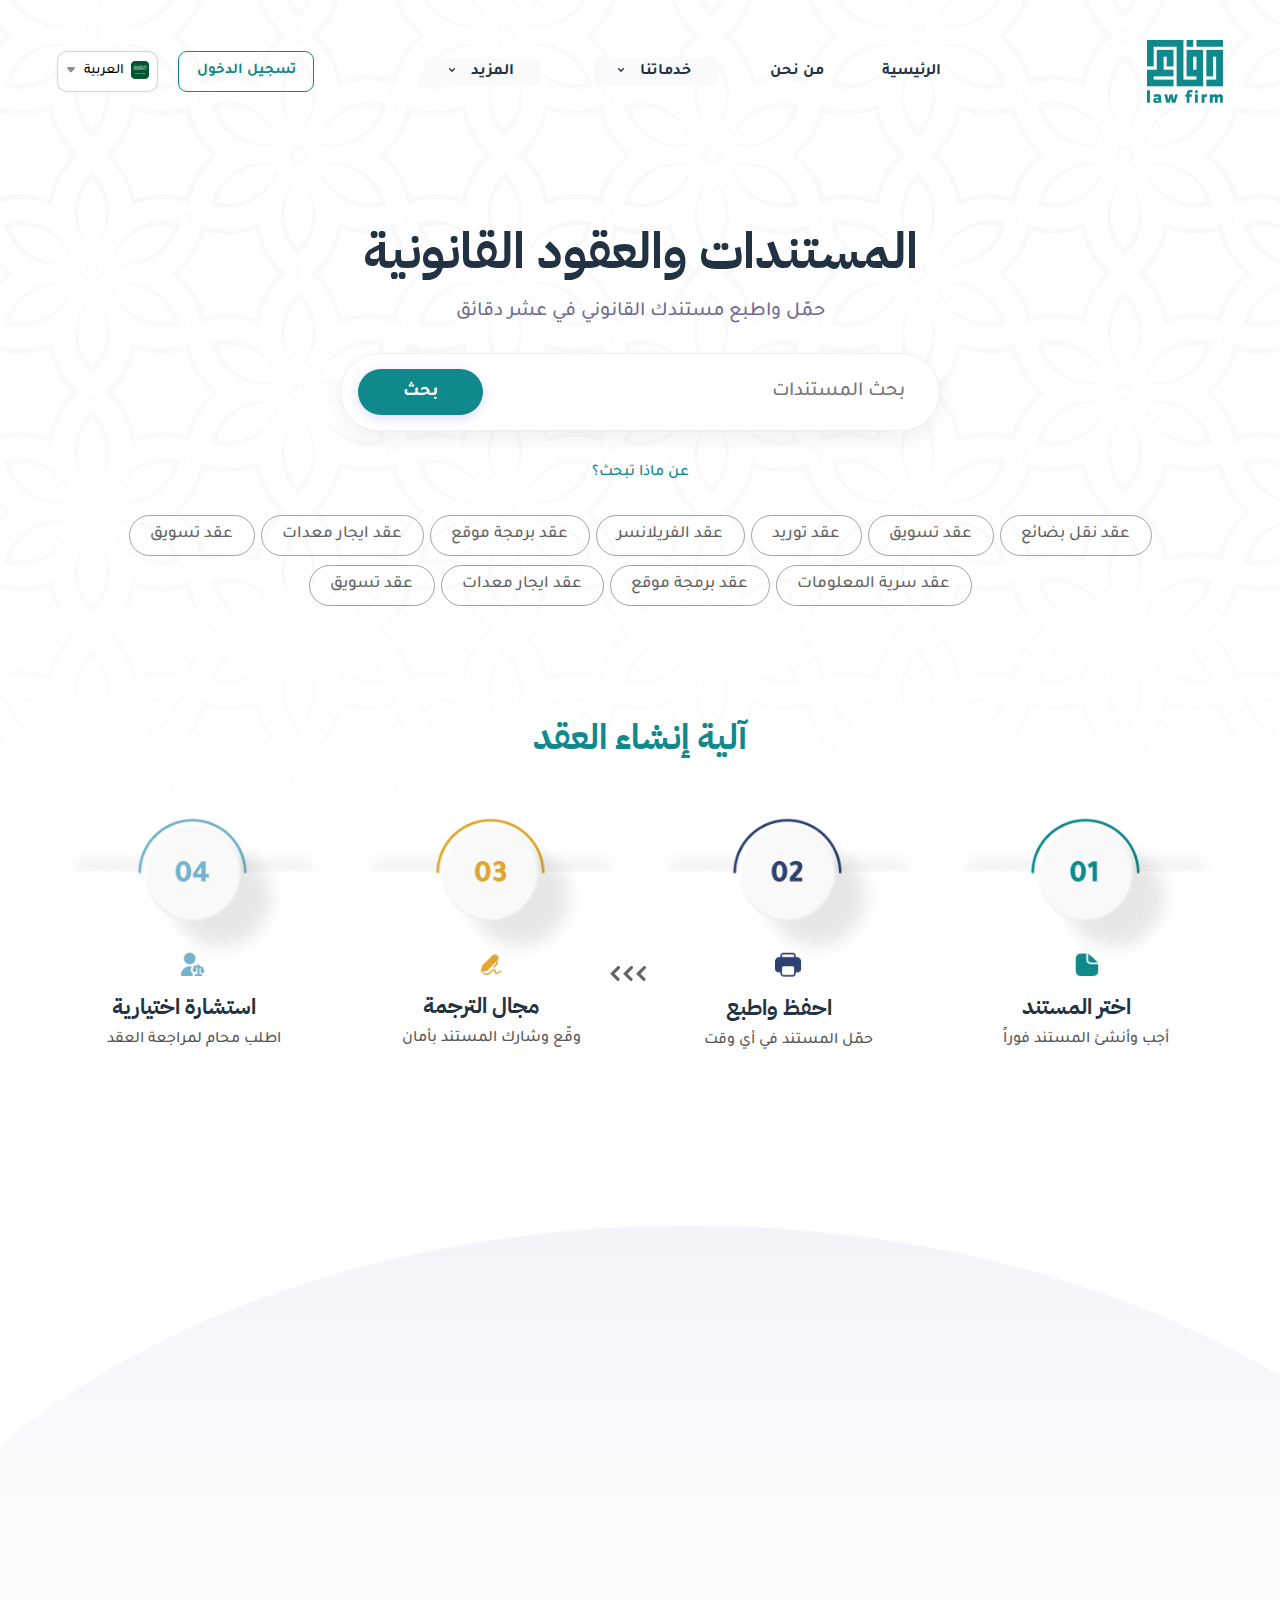
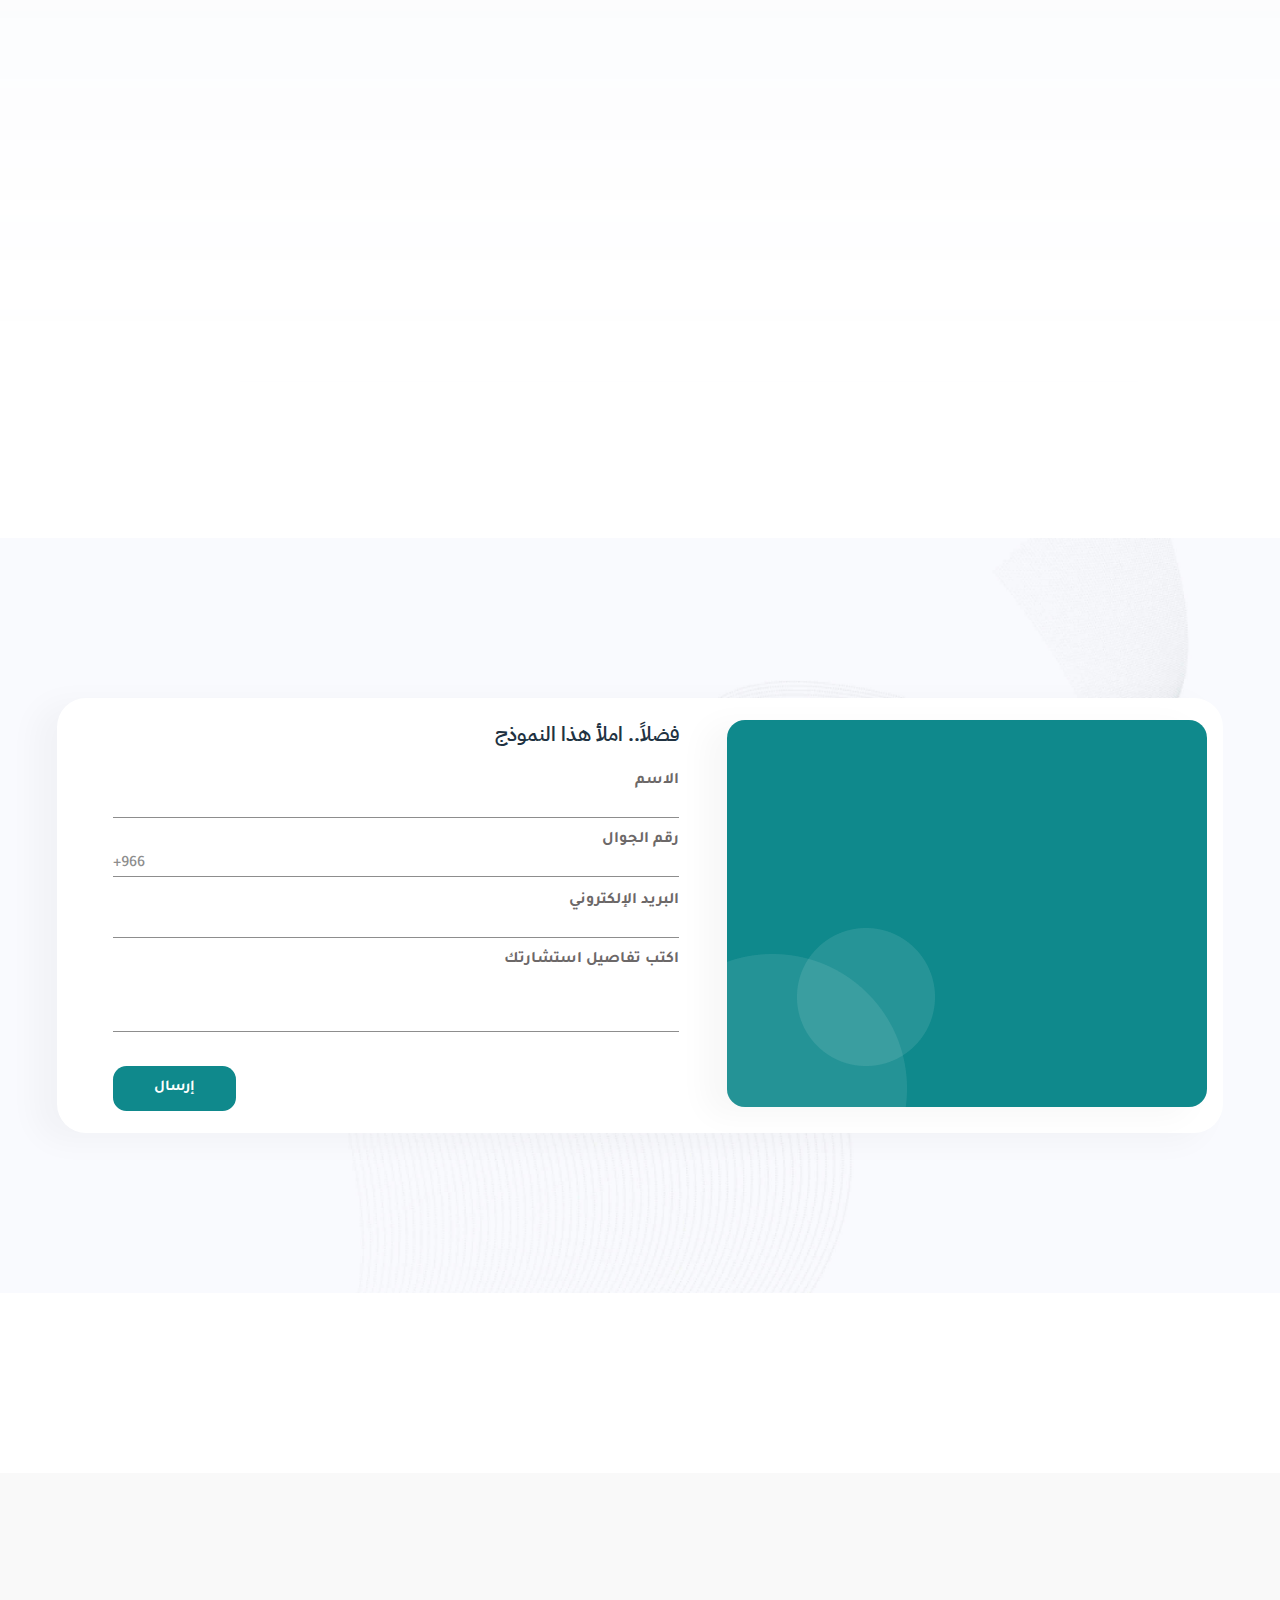
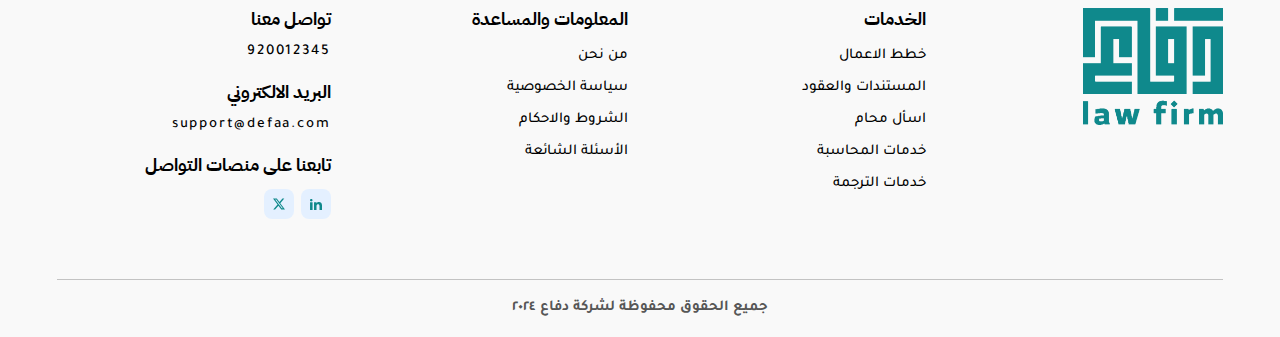
<file: contracts.html>
<!DOCTYPE html>
<html lang="ar" dir="rtl">
<head>
    <meta charset="UTF-8">
    <meta http-equiv="X-UA-Compatible" content="IE=edge">
    <meta name="viewport" content="width=device-width, initial-scale=1.0">
    <title>العقود</title>

    <!--Essential css files-->
    <link rel="stylesheet" href="assets/css/all.css">
    <link rel="stylesheet" href="assets/css/bootstrap.min.css">
    <link rel="stylesheet" href="assets/css/swiper-bundle.min.css">
    <link rel="stylesheet" href="assets/css/animate.css">
    <link rel="stylesheet" href="assets/css/style.css">

    <!--favicon-->
    <link rel="icon" href="assets/images/favicon.png">

</head>
<body>
    <!-- header section start -->
    <header class="arabic_header isSticky">
        <div class="container">
            <div class="row align-items-center">
                <div class="col-xl-2 col-lg-2 col-md-12 text-end">
                    <a class="logo" href="index.html">
                        <img src="assets/images/logo.png" alt="Arabic">
                        <img class="mbLogo" src="assets/images/mobile-logo.png" alt="Arabic">
                    </a>
                    <button class="humbarger-button">
                        <span class="menu-bar">
                            <svg width="28" height="20" viewBox="0 0 28 20" fill="none" xmlns="http://www.w3.org/2000/svg">
                                <path d="M2 0H12C12.5304 0 13.0391 0.210714 13.4142 0.585786C13.7893 0.960859 14 1.46957 14 2C14 2.53043 13.7893 3.03914 13.4142 3.41421C13.0391 3.78929 12.5304 4 12 4H2C1.46957 4 0.960859 3.78929 0.585786 3.41421C0.210714 3.03914 0 2.53043 0 2C0 1.46957 0.210714 0.960859 0.585786 0.585786C0.960859 0.210714 1.46957 0 2 0ZM16 16H26C26.5304 16 27.0391 16.2107 27.4142 16.5858C27.7893 16.9609 28 17.4696 28 18C28 18.5304 27.7893 19.0391 27.4142 19.4142C27.0391 19.7893 26.5304 20 26 20H16C15.4696 20 14.9609 19.7893 14.5858 19.4142C14.2107 19.0391 14 18.5304 14 18C14 17.4696 14.2107 16.9609 14.5858 16.5858C14.9609 16.2107 15.4696 16 16 16ZM2 8H26C26.5304 8 27.0391 8.21071 27.4142 8.58579C27.7893 8.96086 28 9.46957 28 10C28 10.5304 27.7893 11.0391 27.4142 11.4142C27.0391 11.7893 26.5304 12 26 12H2C1.46957 12 0.960859 11.7893 0.585786 11.4142C0.210714 11.0391 0 10.5304 0 10C0 9.46957 0.210714 8.96086 0.585786 8.58579C0.960859 8.21071 1.46957 8 2 8Z" fill="#fff"/>
                            </svg> 
                        </span>  
                        <span class="menu-close">
                            <svg width="19" height="18" viewBox="0 0 19 18" fill="none" xmlns="http://www.w3.org/2000/svg">
                                <path d="M17.6667 17L1 1M17.6667 1L1 17" stroke="white" stroke-width="2" stroke-linecap="round"/>
                            </svg> 
                        </span>                      
                    </button>
                </div>
                <div class="col-xl-10 col-lg-10 col-md-12">
                    <div class="arabic_header_menus">
                        <div class="main_menu">
                            <ul>
                                <li><a href="index.html">الرئيسية</a></li>
                                <li><a href="about.html">من نحن</a></li>
                                <li class="sub-menu"><a href="javascript:void(0);">
                                    خدماتنا
                                    <svg width="6" height="4" viewBox="0 0 6 4" fill="none" xmlns="http://www.w3.org/2000/svg">
                                        <path fill-rule="evenodd" clip-rule="evenodd" d="M2.55122 0.202734C2.66926 0.072917 2.82928 0 2.99611 0C3.16294 0 3.32295 0.072917 3.441 0.202734L5.8157 2.81662C5.93374 2.94667 6.00004 3.12302 6 3.30689C5.99996 3.49076 5.93359 3.66708 5.81549 3.79706C5.69738 3.92704 5.53722 4.00004 5.37024 4C5.20326 3.99996 5.04313 3.92687 4.92508 3.79683L2.99611 1.67281L1.06714 3.79683C0.948456 3.92317 0.789458 3.99312 0.624388 3.99163C0.459318 3.99014 0.301385 3.91731 0.184604 3.78885C0.0678229 3.66038 0.00153828 3.48654 2.6226e-05 3.30479C-0.00148535 3.12303 0.0618973 2.94788 0.176522 2.81708L2.5508 0.202271L2.55122 0.202734Z" fill="#213242"/>
                                        </svg>
                                    </a>
                                    <ul>
                                        <li><a href="plans.html">خطط الاعمال</a></li>
                                        <li><a href="contracts.html">المستندات والعقود</a></li>
                                        <li><a href="ask-lawyer.html">اسأل محام</a></li>
                                        <li><a href="accounting.html">خدمات المحاسبة</a></li>
                                        <li><a href="translation.html">خدمات الترجمة</a></li>
                                    </ul>
                                </li>
                                <li class="sub-menu">
                                    <a href="javascript:void(0);">
                                    المزيد
                                    <svg width="6" height="4" viewBox="0 0 6 4" fill="none" xmlns="http://www.w3.org/2000/svg">
                                        <path fill-rule="evenodd" clip-rule="evenodd" d="M2.55122 0.202734C2.66926 0.072917 2.82928 0 2.99611 0C3.16294 0 3.32295 0.072917 3.441 0.202734L5.8157 2.81662C5.93374 2.94667 6.00004 3.12302 6 3.30689C5.99996 3.49076 5.93359 3.66708 5.81549 3.79706C5.69738 3.92704 5.53722 4.00004 5.37024 4C5.20326 3.99996 5.04313 3.92687 4.92508 3.79683L2.99611 1.67281L1.06714 3.79683C0.948456 3.92317 0.789458 3.99312 0.624388 3.99163C0.459318 3.99014 0.301385 3.91731 0.184604 3.78885C0.0678229 3.66038 0.00153828 3.48654 2.6226e-05 3.30479C-0.00148535 3.12303 0.0618973 2.94788 0.176522 2.81708L2.5508 0.202271L2.55122 0.202734Z" fill="#213242"/>
                                        </svg></a>
                                    <ul>
                                        <li><a href="contact.html">تواصل معنا</a></li>
                                        <li><a href="privacy.html">سياسة الخصوصية</a></li>
                                        <li><a href="terms.html">الشروط والأحكام</a></li>
                                        <li><a href="faq.html">الأسئلة الشائعة</a></li>
                                    </ul>
                                </li>
                            </ul>
                        </div>
                        <div class="arabic_swicher_button d-flex align-items-center">
                            <a class="loginBtn button-animsm" href="login.html">تسجيل الدخول</a>
                            <div class="dropdown">
                                <button class="dropdown-toggle" type="button" data-bs-toggle="dropdown">
                                    <img src="assets/images/home/language.png" alt="Arabic"> العربية 
                                    <svg width="8" height="6" viewBox="0 0 8 6" fill="none" xmlns="http://www.w3.org/2000/svg">
                                        <path d="M6.86496 0L1.13504 0C0.287204 0 -0.175953 0.988856 0.366819 1.64018L3.23178 5.07813C3.63157 5.55789 4.36843 5.55789 4.76822 5.07814L7.63318 1.64018C8.17595 0.988857 7.7128 0 6.86496 0Z" fill="#909090"/>
                                    </svg>
                                </button>
                                <ul class="dropdown-menu">
                                  <li><img src="assets/images/home/en.png" alt="Arabic">English</li>
                                </ul>
                            </div>
                        </div>
                    </div>
                </div>
            </div>
        </div>
    </header>
    <!-- header section end -->

    <!-- Hero section Start -->
    <section class="hero-section hero-search pt-174" style="background: url(assets/images/hero-image/banner-background.png)no-repeat scroll bottom center / cover;">
        <div class="container">
            <div class="row">
                <div class="col-lg-12">
                    <div class="hero-title hrconText text-center mb-26 mt-40">
                        <h1 class="heading-color wow fadeInUp">المستندات والعقود القانونية</h1>
                        <p class="wow fadeInUp" data-wow-delay="0.4s">حمّل واطبع مستندك القانوني في عشر دقائق</p>
                    </div>
                </div>
            </div>
            <div class="row">
                <div class="col-lg-12">
                    <div class="search-form wow fadeInUp">
                        <form action="#">
                            <input type="text" placeholder="بحث المستندات">
                            <button class="button-animsm" type="submit">بحث</button>
                        </form>
                    </div>
                    <div class="search-keywordWraper text-center wow fadeInUp" data-wow-delay="0.4s">
                        <p>عن ماذا تبحث؟</p>
                        <div class="sh-keyword">
                            <a href="javascript:void(0);">عقد نقل بضائع</a>
                            <a href="javascript:void(0);">عقد تسويق</a>
                            <a href="javascript:void(0);">عقد توريد</a>
                            <a href="javascript:void(0);">عقد الفريلانسر</a>
                            <a href="javascript:void(0);">عقد برمجة موقع</a>
                            <a href="javascript:void(0);">عقد ايجار معدات</a>
                            <a href="javascript:void(0);">عقد تسويق</a>
                            <a href="javascript:void(0);">عقد سرية المعلومات</a>
                            <a href="javascript:void(0);">عقد برمجة موقع</a>
                            <a href="javascript:void(0);">عقد ايجار معدات</a>
                            <a href="javascript:void(0);">عقد تسويق</a>
                        </div>
                    </div>
                </div>
            </div>
        </div>
    </section>
    <!-- Hero section end -->

    <!-- Service Process start -->
    <section class="service-process pt-0">
        <div class="container">
            <div class="row">
                <div class="col-lg-12 text-center mb-40">
                    <h2 class="heading-title wow fadeInUp" data-wow-delay="0.4s">آلية إنشاء العقد</h2>
                </div>
            </div>
            <div class="row processReverse">
                <div class="col-xl-3 collg-3 col-md-6 wow fadeInRight">
                    <div class="process-sin">
                        <img src="assets/images/process/step-05.png" alt="Arabic">
                        <h4>اختر المستند</h4>
                        <p>أجب وأنشئ المستند فوراً</p>
                    </div>
                </div>
                <div class="col-xl-3 collg-3 col-md-6 wow fadeInRight" data-wow-delay="0.2s">
                    <div class="process-sin">
                        <img src="assets/images/process/step-06.png" alt="Arabic">
                        <h4>احفظ واطبع</h4>
                        <p>حمّل المستند في أي وقت</p>
                        <span class="sarow1 sm-hide">
                            <svg width="36" height="15" viewBox="0 0 36 15" fill="none" xmlns="http://www.w3.org/2000/svg">
                                <path d="M33.9864 14.9307C34.2948 14.9281 34.5955 14.8344 34.8509 14.6615C35.1063 14.4886 35.3049 14.2441 35.4219 13.9587C35.5388 13.6734 35.5689 13.3598 35.5083 13.0574C35.4478 12.755 35.2992 12.4772 35.0814 12.2589L30.5115 7.70361L35.4866 2.72492C35.6434 2.5824 35.7698 2.40953 35.8579 2.21675C35.946 2.02398 35.994 1.81531 35.9991 1.60341C36.0042 1.39152 35.9662 1.18081 35.8874 0.984034C35.8087 0.787255 35.6908 0.608499 35.5409 0.458624C35.391 0.30875 35.2123 0.190867 35.0155 0.112109C34.8187 0.0333508 34.608 -0.0046319 34.3961 0.000450293C34.1842 0.00553249 33.9756 0.0535706 33.7828 0.141672C33.59 0.229773 33.4172 0.356095 33.2746 0.512983L26.084 7.70361L32.8622 14.4818C33.0104 14.6275 33.1861 14.7422 33.3791 14.8193C33.5721 14.8964 33.7786 14.9343 33.9864 14.9307Z" fill="#636363"/>
                                <path d="M21.0116 14.9307C21.32 14.9281 21.6207 14.8344 21.8761 14.6615C22.1315 14.4886 22.3301 14.2441 22.4471 13.9587C22.564 13.6734 22.5941 13.3598 22.5336 13.0574C22.473 12.755 22.3245 12.4772 22.1066 12.2589L17.5623 7.70361L22.5373 2.72492C22.6942 2.5824 22.8205 2.40953 22.9086 2.21675C22.9967 2.02398 23.0448 1.81531 23.0499 1.60341C23.055 1.39152 23.017 1.18081 22.9382 0.984034C22.8595 0.787255 22.7416 0.608499 22.5917 0.458624C22.4418 0.30875 22.2631 0.190867 22.0663 0.112109C21.8695 0.0333508 21.6588 -0.0046319 21.4469 0.000450293C21.235 0.00553249 21.0264 0.0535706 20.8336 0.141672C20.6408 0.229773 20.4679 0.356095 20.3254 0.512983L13.1348 7.70361L19.9129 14.4818C20.206 14.7698 20.6006 14.931 21.0116 14.9307Z" fill="#636363"/>
                                <path d="M8.04238 14.9307C8.35078 14.9281 8.65149 14.8344 8.90687 14.6615C9.16224 14.4886 9.3609 14.2441 9.47786 13.9587C9.59481 13.6734 9.62487 13.3598 9.5643 13.0574C9.50373 12.755 9.35524 12.4772 9.1374 12.2589L4.58209 7.70361L9.56078 2.72492C9.71767 2.5824 9.84401 2.40953 9.93211 2.21675C10.0202 2.02398 10.0682 1.81531 10.0733 1.60341C10.0784 1.39152 10.0404 1.18081 9.96165 0.984034C9.88289 0.787255 9.76501 0.608499 9.61514 0.458624C9.46526 0.308749 9.28655 0.190867 9.08977 0.112109C8.89299 0.0333508 8.68224 -0.0046319 8.47035 0.000450293C8.25845 0.00553248 8.04981 0.0535706 7.85703 0.141672C7.66425 0.229773 7.49138 0.356095 7.34886 0.512983L0.15821 7.70361L6.9364 14.4818C7.2311 14.7719 7.62883 14.9334 8.04238 14.9307Z" fill="#636363"/>
                                </svg>  
                        </span> 
                    </div>
                </div>
                <div class="col-xl-3 collg-3 col-md-6 wow fadeInRight" data-wow-delay="0.4s">
                    <div class="process-sin">
                        <img src="assets/images/process/step-07.png" alt="Arabic">
                        <h4>مجال الترجمة</h4>
                        <p>وقّع وشارك المستند بأمان</p>  
                    </div>
                </div>
                <div class="col-xl-3 collg-3 col-md-6 wow fadeInRight" data-wow-delay="0.6s">
                    <div class="process-sin">
                        <img src="assets/images/process/step-08.png" alt="Arabic">
                        <h4>استشارة اختيارية</h4>   
                        <p>اطلب محام لمراجعة العقد</p>
                    </div>
                </div>
            </div>
        </div>
    </section>
    <!-- Service Process end -->

    <!-- Price section Start -->
    <section class="pricing-section prSec02">
        <div class="container">
            <div class="row">
                <div class="col-lg-12 text-center">
                    <h2 class="heading-title wow fadeInUp">الباقات</h2>
                    <p class="subtitle mb-20 wow fadeInUp" data-wow-delay="0.2s">شريكك الذكي لإنجاز عقودك بدقة ومرونة</p>
                </div>
            </div>
            <nav class="wow fadeInUp" data-wow-delay="0.4">
                <div class="nav nav-tabs price-filter-buttons text-center" id="nav-tab" role="tablist">
                  <button class="nav-link active" id="nav-month-tab" data-bs-toggle="tab" data-bs-target="#nav-month" type="button" onmousedown="mouseclick.play()">اشتراك 6 شهور</button>
                  <button class="nav-link" id="nav-year-tab" data-bs-toggle="tab" data-bs-target="#nav-year" type="button" onmousedown="mouseclick.play()">اشتراك سنوي</button>
                </div>
            </nav>
            <div class="tab-content pl-16 pr-16 pb-140 wow fadeInUp" data-wow-delay="0.6s" id="nav-tabContent">
                <div class="tab-pane fade show active" id="nav-month" aria-labelledby="nav-month-tab" tabindex="0">
                    <div class="row gx-22 gy-30">
                        <div class="col-xl-4 col-lg-4 col-md-6">
                            <div class="price-box ibox03">
                                <div class="price-header">
                                    <button>الباقة الترويجية</button>
                                    <h2>200 <span>ريال</span></h2>
                                </div>
                                <ul class="mb-4">
                                    <li>
                                        <svg width="22" height="22" viewBox="0 0 22 22" fill="none" xmlns="http://www.w3.org/2000/svg">
                                            <rect width="22" height="22" rx="11" fill="#A3D9A5"/>
                                            <path fill-rule="evenodd" clip-rule="evenodd" d="M15.6712 6.77391L9.10785 13.1081L7.36618 11.2472C7.04535 10.9447 6.54118 10.9264 6.17452 11.1831C5.81702 11.4489 5.71618 11.9164 5.93618 12.2922L7.99868 15.6472C8.20035 15.9589 8.54868 16.1514 8.94285 16.1514C9.31868 16.1514 9.67618 15.9589 9.87785 15.6472C10.2079 15.2164 16.5054 7.70891 16.5054 7.70891C17.3303 6.86557 16.3312 6.12307 15.6712 6.76474V6.77391Z" fill="white"/>
                                            </svg>
                                            سهولة انشاء الوثائق 
                                    </li>
                                    <li>
                                        <svg width="22" height="22" viewBox="0 0 22 22" fill="none" xmlns="http://www.w3.org/2000/svg">
                                            <rect width="22" height="22" rx="11" fill="#A3D9A5"/>
                                            <path fill-rule="evenodd" clip-rule="evenodd" d="M15.6712 6.77391L9.10785 13.1081L7.36618 11.2472C7.04535 10.9447 6.54118 10.9264 6.17452 11.1831C5.81702 11.4489 5.71618 11.9164 5.93618 12.2922L7.99868 15.6472C8.20035 15.9589 8.54868 16.1514 8.94285 16.1514C9.31868 16.1514 9.67618 15.9589 9.87785 15.6472C10.2079 15.2164 16.5054 7.70891 16.5054 7.70891C17.3303 6.86557 16.3312 6.12307 15.6712 6.76474V6.77391Z" fill="white"/>
                                            </svg>                                        
                                            مستند واحد فقط
                                    </li>
                                    <li>
                                        <svg width="22" height="22" viewBox="0 0 22 22" fill="none" xmlns="http://www.w3.org/2000/svg">
                                            <rect width="22" height="22" rx="11" fill="#A3D9A5"/>
                                            <path fill-rule="evenodd" clip-rule="evenodd" d="M15.6712 6.77391L9.10785 13.1081L7.36618 11.2472C7.04535 10.9447 6.54118 10.9264 6.17452 11.1831C5.81702 11.4489 5.71618 11.9164 5.93618 12.2922L7.99868 15.6472C8.20035 15.9589 8.54868 16.1514 8.94285 16.1514C9.31868 16.1514 9.67618 15.9589 9.87785 15.6472C10.2079 15.2164 16.5054 7.70891 16.5054 7.70891C17.3303 6.86557 16.3312 6.12307 15.6712 6.76474V6.77391Z" fill="white"/>
                                            </svg>                                        
                                            تسجيل الدخول لمستخدم واحد  
                                    </li>
                                    <li>
                                        <svg width="22" height="22" viewBox="0 0 22 22" fill="none" xmlns="http://www.w3.org/2000/svg">
                                            <rect width="22" height="22" rx="11" fill="#C9C9C9"/>
                                            <path d="M14.4846 14.8523C14.4124 14.8547 14.3404 14.8421 14.2733 14.8152C14.2062 14.7884 14.1454 14.7479 14.0947 14.6963L7.2668 7.86844C7.17695 7.76734 7.12906 7.63572 7.13304 7.50053C7.13702 7.36534 7.19249 7.23679 7.28812 7.14115C7.38376 7.04552 7.51241 6.99005 7.6476 6.98607C7.78279 6.98209 7.91436 7.02989 8.01546 7.11973L14.8433 13.9476C14.9424 14.047 14.998 14.1817 14.998 14.322C14.998 14.4623 14.9424 14.5969 14.8433 14.6963C14.7485 14.7928 14.6199 14.8487 14.4846 14.8523Z" fill="white"/>
                                            <path d="M7.65792 14.8523C7.58561 14.8552 7.51348 14.8428 7.44629 14.8159C7.3791 14.789 7.31836 14.7483 7.26798 14.6963C7.16892 14.5969 7.11328 14.4623 7.11328 14.322C7.11328 14.1817 7.16892 14.047 7.26798 13.9476L14.0959 7.11973C14.197 7.02989 14.3285 6.98209 14.4637 6.98607C14.5989 6.99005 14.7275 7.04552 14.8231 7.14115C14.9187 7.23679 14.9742 7.36534 14.9782 7.50053C14.9822 7.63572 14.9344 7.76734 14.8445 7.86844L8.01664 14.6963C7.9213 14.7921 7.79301 14.8479 7.65792 14.8523Z" fill="white"/>
                                            </svg>                                        
                                            مشاركة وتنزيل المستندات في أي وقت
                                    </li>
                                    <li>
                                        <svg width="22" height="22" viewBox="0 0 22 22" fill="none" xmlns="http://www.w3.org/2000/svg">
                                            <rect width="22" height="22" rx="11" fill="#C9C9C9"/>
                                            <path d="M14.4846 14.8523C14.4124 14.8547 14.3404 14.8421 14.2733 14.8152C14.2062 14.7884 14.1454 14.7479 14.0947 14.6963L7.2668 7.86844C7.17695 7.76734 7.12906 7.63572 7.13304 7.50053C7.13702 7.36534 7.19249 7.23679 7.28812 7.14115C7.38376 7.04552 7.51241 6.99005 7.6476 6.98607C7.78279 6.98209 7.91436 7.02989 8.01546 7.11973L14.8433 13.9476C14.9424 14.047 14.998 14.1817 14.998 14.322C14.998 14.4623 14.9424 14.5969 14.8433 14.6963C14.7485 14.7928 14.6199 14.8487 14.4846 14.8523Z" fill="white"/>
                                            <path d="M7.65792 14.8523C7.58561 14.8552 7.51348 14.8428 7.44629 14.8159C7.3791 14.789 7.31836 14.7483 7.26798 14.6963C7.16892 14.5969 7.11328 14.4623 7.11328 14.322C7.11328 14.1817 7.16892 14.047 7.26798 13.9476L14.0959 7.11973C14.197 7.02989 14.3285 6.98209 14.4637 6.98607C14.5989 6.99005 14.7275 7.04552 14.8231 7.14115C14.9187 7.23679 14.9742 7.36534 14.9782 7.50053C14.9822 7.63572 14.9344 7.76734 14.8445 7.86844L8.01664 14.6963C7.9213 14.7921 7.79301 14.8479 7.65792 14.8523Z" fill="white"/>
                                            </svg>                                        
                                            إدارة الوثائق
                                    </li>
                                </ul>
                                <div class="price-footer">
                                    <a class="price-btn button-animlg" href="#">اشترك الان</a>
                                </div>
                            </div>
                        </div>
                        <div class="col-xl-4 col-lg-4 col-md-6">
                            <div class="price-box ibox02">
                                <div class="price-header">
                                    <button>الباقة الاساسية</button>
                                    <h2>1000 <span>ريال</span></h2>
                                </div>
                                <ul class="mb-4">
                                    <li>
                                        <svg width="22" height="22" viewBox="0 0 22 22" fill="none" xmlns="http://www.w3.org/2000/svg">
                                            <rect width="22" height="22" rx="11" fill="#BDC3C7"/>
                                            <path fill-rule="evenodd" clip-rule="evenodd" d="M15.6712 6.77391L9.10785 13.1081L7.36618 11.2472C7.04535 10.9447 6.54118 10.9264 6.17452 11.1831C5.81702 11.4489 5.71618 11.9164 5.93618 12.2922L7.99868 15.6472C8.20035 15.9589 8.54868 16.1514 8.94285 16.1514C9.31868 16.1514 9.67618 15.9589 9.87785 15.6472C10.2079 15.2164 16.5054 7.70891 16.5054 7.70891C17.3303 6.86557 16.3312 6.12307 15.6712 6.76474V6.77391Z" fill="white"/>
                                            </svg>                                        
                                            سهولة انشاء الوثائق 
                                    </li>
                                    <li>
                                        <svg width="22" height="22" viewBox="0 0 22 22" fill="none" xmlns="http://www.w3.org/2000/svg">
                                            <rect width="22" height="22" rx="11" fill="#BDC3C7"/>
                                            <path fill-rule="evenodd" clip-rule="evenodd" d="M15.6712 6.77391L9.10785 13.1081L7.36618 11.2472C7.04535 10.9447 6.54118 10.9264 6.17452 11.1831C5.81702 11.4489 5.71618 11.9164 5.93618 12.2922L7.99868 15.6472C8.20035 15.9589 8.54868 16.1514 8.94285 16.1514C9.31868 16.1514 9.67618 15.9589 9.87785 15.6472C10.2079 15.2164 16.5054 7.70891 16.5054 7.70891C17.3303 6.86557 16.3312 6.12307 15.6712 6.76474V6.77391Z" fill="white"/>
                                            </svg>                                        
                                            مستند واحد شهريًا
                                    </li>
                                    <li>
                                        <svg width="22" height="22" viewBox="0 0 22 22" fill="none" xmlns="http://www.w3.org/2000/svg">
                                            <rect width="22" height="22" rx="11" fill="#BDC3C7"/>
                                            <path fill-rule="evenodd" clip-rule="evenodd" d="M15.6712 6.77391L9.10785 13.1081L7.36618 11.2472C7.04535 10.9447 6.54118 10.9264 6.17452 11.1831C5.81702 11.4489 5.71618 11.9164 5.93618 12.2922L7.99868 15.6472C8.20035 15.9589 8.54868 16.1514 8.94285 16.1514C9.31868 16.1514 9.67618 15.9589 9.87785 15.6472C10.2079 15.2164 16.5054 7.70891 16.5054 7.70891C17.3303 6.86557 16.3312 6.12307 15.6712 6.76474V6.77391Z" fill="white"/>
                                            </svg>                                        
                                            تسجيل الدخول لمستخدِمَيْن اثنين
                                    </li>
                                    <li>
                                        <svg width="22" height="22" viewBox="0 0 22 22" fill="none" xmlns="http://www.w3.org/2000/svg">
                                            <rect width="22" height="22" rx="11" fill="#BDC3C7"/>
                                            <path fill-rule="evenodd" clip-rule="evenodd" d="M15.6712 6.77391L9.10785 13.1081L7.36618 11.2472C7.04535 10.9447 6.54118 10.9264 6.17452 11.1831C5.81702 11.4489 5.71618 11.9164 5.93618 12.2922L7.99868 15.6472C8.20035 15.9589 8.54868 16.1514 8.94285 16.1514C9.31868 16.1514 9.67618 15.9589 9.87785 15.6472C10.2079 15.2164 16.5054 7.70891 16.5054 7.70891C17.3303 6.86557 16.3312 6.12307 15.6712 6.76474V6.77391Z" fill="white"/>
                                            </svg>                                        
                                            مشاركة وتنزيل المستندات في أي وقت
                                    </li>
                                    <li>
                                        <svg width="22" height="22" viewBox="0 0 22 22" fill="none" xmlns="http://www.w3.org/2000/svg">
                                            <rect width="22" height="22" rx="11" fill="#C9C9C9"/>
                                            <path d="M14.4846 14.8523C14.4124 14.8547 14.3404 14.8421 14.2733 14.8152C14.2062 14.7884 14.1454 14.7479 14.0947 14.6963L7.2668 7.86844C7.17695 7.76734 7.12906 7.63572 7.13304 7.50053C7.13702 7.36534 7.19249 7.23679 7.28812 7.14115C7.38376 7.04552 7.51241 6.99005 7.6476 6.98607C7.78279 6.98209 7.91436 7.02989 8.01546 7.11973L14.8433 13.9476C14.9424 14.047 14.998 14.1817 14.998 14.322C14.998 14.4623 14.9424 14.5969 14.8433 14.6963C14.7485 14.7928 14.6199 14.8487 14.4846 14.8523Z" fill="white"/>
                                            <path d="M7.65792 14.8523C7.58561 14.8552 7.51348 14.8428 7.44629 14.8159C7.3791 14.789 7.31836 14.7483 7.26798 14.6963C7.16892 14.5969 7.11328 14.4623 7.11328 14.322C7.11328 14.1817 7.16892 14.047 7.26798 13.9476L14.0959 7.11973C14.197 7.02989 14.3285 6.98209 14.4637 6.98607C14.5989 6.99005 14.7275 7.04552 14.8231 7.14115C14.9187 7.23679 14.9742 7.36534 14.9782 7.50053C14.9822 7.63572 14.9344 7.76734 14.8445 7.86844L8.01664 14.6963C7.9213 14.7921 7.79301 14.8479 7.65792 14.8523Z" fill="white"/>
                                            </svg>                                                                                
                                            إدارة الوثائق
                                    </li>
                                </ul>
                                <div class="price-footer">
                                    <a class="price-btn button-animlg" href="#">اشترك الان</a>
                                </div>
                            </div>
                        </div>
                        <div class="col-xl-4 col-lg-4 col-md-6">
                            <div class="price-box">
                                <div class="price-header">
                                    <button>الباقة المتميزة</button>
                                    <h2>2000<span>ريال</span></h2>
                                </div>
                                <ul class="mb-4">
                                    <li>                           
                                            سهولة انشاء الوثائق 
                                    </li>
                                    <li>
                                        <svg width="22" height="22" viewBox="0 0 22 22" fill="none" xmlns="http://www.w3.org/2000/svg">
                                            <rect width="22" height="22" rx="11" fill="#A3D9A5"/>
                                            <path fill-rule="evenodd" clip-rule="evenodd" d="M15.6712 6.77391L9.10785 13.1081L7.36618 11.2472C7.04535 10.9447 6.54118 10.9264 6.17452 11.1831C5.81702 11.4489 5.71618 11.9164 5.93618 12.2922L7.99868 15.6472C8.20035 15.9589 8.54868 16.1514 8.94285 16.1514C9.31868 16.1514 9.67618 15.9589 9.87785 15.6472C10.2079 15.2164 16.5054 7.70891 16.5054 7.70891C17.3303 6.86557 16.3312 6.12307 15.6712 6.76474V6.77391Z" fill="white"/>
                                            </svg>                                                           
                                            ثلاث مستندات شهريًا
                                    </li>
                                    <li>
                                        <svg width="22" height="22" viewBox="0 0 22 22" fill="none" xmlns="http://www.w3.org/2000/svg">
                                            <rect width="22" height="22" rx="11" fill="#A3D9A5"/>
                                            <path fill-rule="evenodd" clip-rule="evenodd" d="M15.6712 6.77391L9.10785 13.1081L7.36618 11.2472C7.04535 10.9447 6.54118 10.9264 6.17452 11.1831C5.81702 11.4489 5.71618 11.9164 5.93618 12.2922L7.99868 15.6472C8.20035 15.9589 8.54868 16.1514 8.94285 16.1514C9.31868 16.1514 9.67618 15.9589 9.87785 15.6472C10.2079 15.2164 16.5054 7.70891 16.5054 7.70891C17.3303 6.86557 16.3312 6.12307 15.6712 6.76474V6.77391Z" fill="white"/>
                                            </svg>                                        
                                            تسجيل الدخول لثلاثة مستخدمين
                                    </li>
                                    <li>
                                        <svg width="22" height="22" viewBox="0 0 22 22" fill="none" xmlns="http://www.w3.org/2000/svg">
                                            <rect width="22" height="22" rx="11" fill="#A3D9A5"/>
                                            <path fill-rule="evenodd" clip-rule="evenodd" d="M15.6712 6.77391L9.10785 13.1081L7.36618 11.2472C7.04535 10.9447 6.54118 10.9264 6.17452 11.1831C5.81702 11.4489 5.71618 11.9164 5.93618 12.2922L7.99868 15.6472C8.20035 15.9589 8.54868 16.1514 8.94285 16.1514C9.31868 16.1514 9.67618 15.9589 9.87785 15.6472C10.2079 15.2164 16.5054 7.70891 16.5054 7.70891C17.3303 6.86557 16.3312 6.12307 15.6712 6.76474V6.77391Z" fill="white"/>
                                            </svg>                                        
                                            مشاركة وتنزيل المستندات في أي وقت
                                    </li>
                                    <li>
                                        <svg width="22" height="22" viewBox="0 0 22 22" fill="none" xmlns="http://www.w3.org/2000/svg">
                                            <rect width="22" height="22" rx="11" fill="#A3D9A5"/>
                                            <path fill-rule="evenodd" clip-rule="evenodd" d="M15.6712 6.77391L9.10785 13.1081L7.36618 11.2472C7.04535 10.9447 6.54118 10.9264 6.17452 11.1831C5.81702 11.4489 5.71618 11.9164 5.93618 12.2922L7.99868 15.6472C8.20035 15.9589 8.54868 16.1514 8.94285 16.1514C9.31868 16.1514 9.67618 15.9589 9.87785 15.6472C10.2079 15.2164 16.5054 7.70891 16.5054 7.70891C17.3303 6.86557 16.3312 6.12307 15.6712 6.76474V6.77391Z" fill="white"/>
                                            </svg>                                        
                                            إدارة الوثائق
                                    </li>
                                </ul>
                                <div class="price-footer">
                                    <a class="price-btn button-animlg" href="#">اشترك الان</a>
                                </div>
                            </div>
                        </div>
                    </div>
                </div>
                <div class="tab-pane fade" id="nav-year" role="tabpanel" aria-labelledby="nav-year-tab" tabindex="0">
                    <div class="row gx-22 gy-30">
                        <div class="col-xl-4 col-lg-4 col-md-6">
                            <div class="price-box ibox03">
                                <div class="price-header">
                                    <button>الباقة الترويجية</button>
                                    <h2>500 <span>ريال</span></h2>
                                </div>
                                <ul class="mb-4">
                                    <li>
                                        <svg width="22" height="22" viewBox="0 0 22 22" fill="none" xmlns="http://www.w3.org/2000/svg">
                                            <rect width="22" height="22" rx="11" fill="#A3D9A5"/>
                                            <path fill-rule="evenodd" clip-rule="evenodd" d="M15.6712 6.77391L9.10785 13.1081L7.36618 11.2472C7.04535 10.9447 6.54118 10.9264 6.17452 11.1831C5.81702 11.4489 5.71618 11.9164 5.93618 12.2922L7.99868 15.6472C8.20035 15.9589 8.54868 16.1514 8.94285 16.1514C9.31868 16.1514 9.67618 15.9589 9.87785 15.6472C10.2079 15.2164 16.5054 7.70891 16.5054 7.70891C17.3303 6.86557 16.3312 6.12307 15.6712 6.76474V6.77391Z" fill="white"/>
                                            </svg>
                                            سهولة انشاء الوثائق 
                                    </li>
                                    <li>
                                        <svg width="22" height="22" viewBox="0 0 22 22" fill="none" xmlns="http://www.w3.org/2000/svg">
                                            <rect width="22" height="22" rx="11" fill="#A3D9A5"/>
                                            <path fill-rule="evenodd" clip-rule="evenodd" d="M15.6712 6.77391L9.10785 13.1081L7.36618 11.2472C7.04535 10.9447 6.54118 10.9264 6.17452 11.1831C5.81702 11.4489 5.71618 11.9164 5.93618 12.2922L7.99868 15.6472C8.20035 15.9589 8.54868 16.1514 8.94285 16.1514C9.31868 16.1514 9.67618 15.9589 9.87785 15.6472C10.2079 15.2164 16.5054 7.70891 16.5054 7.70891C17.3303 6.86557 16.3312 6.12307 15.6712 6.76474V6.77391Z" fill="white"/>
                                            </svg>                                        
                                            مستند واحد فقط
                                    </li>
                                    <li>
                                        <svg width="22" height="22" viewBox="0 0 22 22" fill="none" xmlns="http://www.w3.org/2000/svg">
                                            <rect width="22" height="22" rx="11" fill="#A3D9A5"/>
                                            <path fill-rule="evenodd" clip-rule="evenodd" d="M15.6712 6.77391L9.10785 13.1081L7.36618 11.2472C7.04535 10.9447 6.54118 10.9264 6.17452 11.1831C5.81702 11.4489 5.71618 11.9164 5.93618 12.2922L7.99868 15.6472C8.20035 15.9589 8.54868 16.1514 8.94285 16.1514C9.31868 16.1514 9.67618 15.9589 9.87785 15.6472C10.2079 15.2164 16.5054 7.70891 16.5054 7.70891C17.3303 6.86557 16.3312 6.12307 15.6712 6.76474V6.77391Z" fill="white"/>
                                            </svg>                                        
                                            تسجيل الدخول لمستخدم واحد  
                                    </li>
                                    <li>
                                        <svg width="22" height="22" viewBox="0 0 22 22" fill="none" xmlns="http://www.w3.org/2000/svg">
                                            <rect width="22" height="22" rx="11" fill="#C9C9C9"/>
                                            <path d="M14.4846 14.8523C14.4124 14.8547 14.3404 14.8421 14.2733 14.8152C14.2062 14.7884 14.1454 14.7479 14.0947 14.6963L7.2668 7.86844C7.17695 7.76734 7.12906 7.63572 7.13304 7.50053C7.13702 7.36534 7.19249 7.23679 7.28812 7.14115C7.38376 7.04552 7.51241 6.99005 7.6476 6.98607C7.78279 6.98209 7.91436 7.02989 8.01546 7.11973L14.8433 13.9476C14.9424 14.047 14.998 14.1817 14.998 14.322C14.998 14.4623 14.9424 14.5969 14.8433 14.6963C14.7485 14.7928 14.6199 14.8487 14.4846 14.8523Z" fill="white"/>
                                            <path d="M7.65792 14.8523C7.58561 14.8552 7.51348 14.8428 7.44629 14.8159C7.3791 14.789 7.31836 14.7483 7.26798 14.6963C7.16892 14.5969 7.11328 14.4623 7.11328 14.322C7.11328 14.1817 7.16892 14.047 7.26798 13.9476L14.0959 7.11973C14.197 7.02989 14.3285 6.98209 14.4637 6.98607C14.5989 6.99005 14.7275 7.04552 14.8231 7.14115C14.9187 7.23679 14.9742 7.36534 14.9782 7.50053C14.9822 7.63572 14.9344 7.76734 14.8445 7.86844L8.01664 14.6963C7.9213 14.7921 7.79301 14.8479 7.65792 14.8523Z" fill="white"/>
                                            </svg>                                        
                                            مشاركة وتنزيل المستندات في أي وقت
                                    </li>
                                    <li>
                                        <svg width="22" height="22" viewBox="0 0 22 22" fill="none" xmlns="http://www.w3.org/2000/svg">
                                            <rect width="22" height="22" rx="11" fill="#C9C9C9"/>
                                            <path d="M14.4846 14.8523C14.4124 14.8547 14.3404 14.8421 14.2733 14.8152C14.2062 14.7884 14.1454 14.7479 14.0947 14.6963L7.2668 7.86844C7.17695 7.76734 7.12906 7.63572 7.13304 7.50053C7.13702 7.36534 7.19249 7.23679 7.28812 7.14115C7.38376 7.04552 7.51241 6.99005 7.6476 6.98607C7.78279 6.98209 7.91436 7.02989 8.01546 7.11973L14.8433 13.9476C14.9424 14.047 14.998 14.1817 14.998 14.322C14.998 14.4623 14.9424 14.5969 14.8433 14.6963C14.7485 14.7928 14.6199 14.8487 14.4846 14.8523Z" fill="white"/>
                                            <path d="M7.65792 14.8523C7.58561 14.8552 7.51348 14.8428 7.44629 14.8159C7.3791 14.789 7.31836 14.7483 7.26798 14.6963C7.16892 14.5969 7.11328 14.4623 7.11328 14.322C7.11328 14.1817 7.16892 14.047 7.26798 13.9476L14.0959 7.11973C14.197 7.02989 14.3285 6.98209 14.4637 6.98607C14.5989 6.99005 14.7275 7.04552 14.8231 7.14115C14.9187 7.23679 14.9742 7.36534 14.9782 7.50053C14.9822 7.63572 14.9344 7.76734 14.8445 7.86844L8.01664 14.6963C7.9213 14.7921 7.79301 14.8479 7.65792 14.8523Z" fill="white"/>
                                            </svg>                                        
                                            إدارة الوثائق
                                    </li>
                                </ul>
                                <div class="price-footer">
                                    <a class="price-btn button-animlg" href="#">اشترك الان</a>
                                </div>
                            </div>
                        </div>
                        <div class="col-xl-4 col-lg-4 col-md-6">
                            <div class="price-box ibox02">
                                <div class="price-header">
                                    <button>الباقة الاساسية</button>
                                    <h2>3000 <span>ريال</span></h2>
                                </div>
                                <ul class="mb-4">
                                    <li>
                                        <svg width="22" height="22" viewBox="0 0 22 22" fill="none" xmlns="http://www.w3.org/2000/svg">
                                            <rect width="22" height="22" rx="11" fill="#BDC3C7"/>
                                            <path fill-rule="evenodd" clip-rule="evenodd" d="M15.6712 6.77391L9.10785 13.1081L7.36618 11.2472C7.04535 10.9447 6.54118 10.9264 6.17452 11.1831C5.81702 11.4489 5.71618 11.9164 5.93618 12.2922L7.99868 15.6472C8.20035 15.9589 8.54868 16.1514 8.94285 16.1514C9.31868 16.1514 9.67618 15.9589 9.87785 15.6472C10.2079 15.2164 16.5054 7.70891 16.5054 7.70891C17.3303 6.86557 16.3312 6.12307 15.6712 6.76474V6.77391Z" fill="white"/>
                                            </svg>                                        
                                            سهولة انشاء الوثائق 
                                    </li>
                                    <li>
                                        <svg width="22" height="22" viewBox="0 0 22 22" fill="none" xmlns="http://www.w3.org/2000/svg">
                                            <rect width="22" height="22" rx="11" fill="#BDC3C7"/>
                                            <path fill-rule="evenodd" clip-rule="evenodd" d="M15.6712 6.77391L9.10785 13.1081L7.36618 11.2472C7.04535 10.9447 6.54118 10.9264 6.17452 11.1831C5.81702 11.4489 5.71618 11.9164 5.93618 12.2922L7.99868 15.6472C8.20035 15.9589 8.54868 16.1514 8.94285 16.1514C9.31868 16.1514 9.67618 15.9589 9.87785 15.6472C10.2079 15.2164 16.5054 7.70891 16.5054 7.70891C17.3303 6.86557 16.3312 6.12307 15.6712 6.76474V6.77391Z" fill="white"/>
                                            </svg>                                        
                                            مستند واحد شهريًا
                                    </li>
                                    <li>
                                        <svg width="22" height="22" viewBox="0 0 22 22" fill="none" xmlns="http://www.w3.org/2000/svg">
                                            <rect width="22" height="22" rx="11" fill="#BDC3C7"/>
                                            <path fill-rule="evenodd" clip-rule="evenodd" d="M15.6712 6.77391L9.10785 13.1081L7.36618 11.2472C7.04535 10.9447 6.54118 10.9264 6.17452 11.1831C5.81702 11.4489 5.71618 11.9164 5.93618 12.2922L7.99868 15.6472C8.20035 15.9589 8.54868 16.1514 8.94285 16.1514C9.31868 16.1514 9.67618 15.9589 9.87785 15.6472C10.2079 15.2164 16.5054 7.70891 16.5054 7.70891C17.3303 6.86557 16.3312 6.12307 15.6712 6.76474V6.77391Z" fill="white"/>
                                            </svg>                                        
                                            تسجيل الدخول لمستخدِمَيْن اثنين
                                    </li>
                                    <li>
                                        <svg width="22" height="22" viewBox="0 0 22 22" fill="none" xmlns="http://www.w3.org/2000/svg">
                                            <rect width="22" height="22" rx="11" fill="#BDC3C7"/>
                                            <path fill-rule="evenodd" clip-rule="evenodd" d="M15.6712 6.77391L9.10785 13.1081L7.36618 11.2472C7.04535 10.9447 6.54118 10.9264 6.17452 11.1831C5.81702 11.4489 5.71618 11.9164 5.93618 12.2922L7.99868 15.6472C8.20035 15.9589 8.54868 16.1514 8.94285 16.1514C9.31868 16.1514 9.67618 15.9589 9.87785 15.6472C10.2079 15.2164 16.5054 7.70891 16.5054 7.70891C17.3303 6.86557 16.3312 6.12307 15.6712 6.76474V6.77391Z" fill="white"/>
                                            </svg>                                        
                                            مشاركة وتنزيل المستندات في أي وقت
                                    </li>
                                    <li>
                                        <svg width="22" height="22" viewBox="0 0 22 22" fill="none" xmlns="http://www.w3.org/2000/svg">
                                            <rect width="22" height="22" rx="11" fill="#C9C9C9"/>
                                            <path d="M14.4846 14.8523C14.4124 14.8547 14.3404 14.8421 14.2733 14.8152C14.2062 14.7884 14.1454 14.7479 14.0947 14.6963L7.2668 7.86844C7.17695 7.76734 7.12906 7.63572 7.13304 7.50053C7.13702 7.36534 7.19249 7.23679 7.28812 7.14115C7.38376 7.04552 7.51241 6.99005 7.6476 6.98607C7.78279 6.98209 7.91436 7.02989 8.01546 7.11973L14.8433 13.9476C14.9424 14.047 14.998 14.1817 14.998 14.322C14.998 14.4623 14.9424 14.5969 14.8433 14.6963C14.7485 14.7928 14.6199 14.8487 14.4846 14.8523Z" fill="white"/>
                                            <path d="M7.65792 14.8523C7.58561 14.8552 7.51348 14.8428 7.44629 14.8159C7.3791 14.789 7.31836 14.7483 7.26798 14.6963C7.16892 14.5969 7.11328 14.4623 7.11328 14.322C7.11328 14.1817 7.16892 14.047 7.26798 13.9476L14.0959 7.11973C14.197 7.02989 14.3285 6.98209 14.4637 6.98607C14.5989 6.99005 14.7275 7.04552 14.8231 7.14115C14.9187 7.23679 14.9742 7.36534 14.9782 7.50053C14.9822 7.63572 14.9344 7.76734 14.8445 7.86844L8.01664 14.6963C7.9213 14.7921 7.79301 14.8479 7.65792 14.8523Z" fill="white"/>
                                            </svg>                                                                                
                                            إدارة الوثائق
                                    </li>
                                </ul>
                                <div class="price-footer">
                                    <a class="price-btn button-animlg" href="#">اشترك الان</a>
                                </div>
                            </div>
                        </div>
                        <div class="col-xl-4 col-lg-4 col-md-6">
                            <div class="price-box">
                                <div class="price-header">
                                    <button>الباقة المتميزة</button>
                                    <h2>8000<span>ريال</span></h2>
                                </div>
                                <ul class="mb-4">
                                    <li>                           
                                        سهولة انشاء الوثائق 
                                </li>
                                <li>
                                    <svg width="22" height="22" viewBox="0 0 22 22" fill="none" xmlns="http://www.w3.org/2000/svg">
                                        <rect width="22" height="22" rx="11" fill="#A3D9A5"/>
                                        <path fill-rule="evenodd" clip-rule="evenodd" d="M15.6712 6.77391L9.10785 13.1081L7.36618 11.2472C7.04535 10.9447 6.54118 10.9264 6.17452 11.1831C5.81702 11.4489 5.71618 11.9164 5.93618 12.2922L7.99868 15.6472C8.20035 15.9589 8.54868 16.1514 8.94285 16.1514C9.31868 16.1514 9.67618 15.9589 9.87785 15.6472C10.2079 15.2164 16.5054 7.70891 16.5054 7.70891C17.3303 6.86557 16.3312 6.12307 15.6712 6.76474V6.77391Z" fill="white"/>
                                        </svg>                                                           
                                        ثلاث مستندات شهريًا
                                </li>
                                <li>
                                    <svg width="22" height="22" viewBox="0 0 22 22" fill="none" xmlns="http://www.w3.org/2000/svg">
                                        <rect width="22" height="22" rx="11" fill="#A3D9A5"/>
                                        <path fill-rule="evenodd" clip-rule="evenodd" d="M15.6712 6.77391L9.10785 13.1081L7.36618 11.2472C7.04535 10.9447 6.54118 10.9264 6.17452 11.1831C5.81702 11.4489 5.71618 11.9164 5.93618 12.2922L7.99868 15.6472C8.20035 15.9589 8.54868 16.1514 8.94285 16.1514C9.31868 16.1514 9.67618 15.9589 9.87785 15.6472C10.2079 15.2164 16.5054 7.70891 16.5054 7.70891C17.3303 6.86557 16.3312 6.12307 15.6712 6.76474V6.77391Z" fill="white"/>
                                        </svg>                                        
                                        تسجيل الدخول لثلاثة مستخدمين
                                </li>
                                <li>
                                    <svg width="22" height="22" viewBox="0 0 22 22" fill="none" xmlns="http://www.w3.org/2000/svg">
                                        <rect width="22" height="22" rx="11" fill="#A3D9A5"/>
                                        <path fill-rule="evenodd" clip-rule="evenodd" d="M15.6712 6.77391L9.10785 13.1081L7.36618 11.2472C7.04535 10.9447 6.54118 10.9264 6.17452 11.1831C5.81702 11.4489 5.71618 11.9164 5.93618 12.2922L7.99868 15.6472C8.20035 15.9589 8.54868 16.1514 8.94285 16.1514C9.31868 16.1514 9.67618 15.9589 9.87785 15.6472C10.2079 15.2164 16.5054 7.70891 16.5054 7.70891C17.3303 6.86557 16.3312 6.12307 15.6712 6.76474V6.77391Z" fill="white"/>
                                        </svg>                                        
                                        مشاركة وتنزيل المستندات في أي وقت
                                </li>
                                <li>
                                    <svg width="22" height="22" viewBox="0 0 22 22" fill="none" xmlns="http://www.w3.org/2000/svg">
                                        <rect width="22" height="22" rx="11" fill="#A3D9A5"/>
                                        <path fill-rule="evenodd" clip-rule="evenodd" d="M15.6712 6.77391L9.10785 13.1081L7.36618 11.2472C7.04535 10.9447 6.54118 10.9264 6.17452 11.1831C5.81702 11.4489 5.71618 11.9164 5.93618 12.2922L7.99868 15.6472C8.20035 15.9589 8.54868 16.1514 8.94285 16.1514C9.31868 16.1514 9.67618 15.9589 9.87785 15.6472C10.2079 15.2164 16.5054 7.70891 16.5054 7.70891C17.3303 6.86557 16.3312 6.12307 15.6712 6.76474V6.77391Z" fill="white"/>
                                        </svg>                                        
                                        إدارة الوثائق
                                </li>
                                </ul>
                                <div class="price-footer">
                                    <a class="price-btn button-animlg" href="#">اشترك الان</a>
                                </div>
                            </div>
                        </div>
                    </div>
                </div>
            </div>
        </div>
    </section>
    <!-- Price section End -->

    <!-- Contact section Start -->
    <section class="contact-sectioin05 mb-180" style="background: url(assets/images/home/contact-banner.jpg)no-repeat scroll top center / cover;">
        <div class="container">
            <div class="contact-wrapper02 conwrap05">
                <div class="row">
                    <div class="col-xl-5 col-lg-5 col-md-5">
                        <div class="contact-info conInfo02 text-center">
                            <img class="info-snimg mt-4 wow fadeInUp" src="assets/images/home/search-look.png" alt="Arabic">
                            <h2 class="mb-2 wow fadeInUp" data-wow-delay="0.2s">هل وجدت طلبك؟</h2>
                            <p class="mb-4 wow fadeInUp" data-wow-delay="0.4s">أخبرنا بطلبك، وسنلبيه بكل سرور</p>
                        </div>
                    </div>
                    <div class="col-xl-7 col-lg-7 col-md-7">
                        <div class="contact-form text-end">
                            <h4 class="heading-color">فضلاً.. املأ هذا النموذج</h4>
                            <form action="#" id="mobileForm">
                                <label for="name">الاسم</label>
                                <input type="text" id="name" required>
                                <label >رقم الجوال</label>
                                <div class="numberFiled nf03">
                                    <label for="phoneInput">966+</label>
                                    <input type="tel" value="" id="phoneInput" onchange="validatePhoneNumber()" required>
                                </div>
                                <div id="numberError" class="error"></div>
                                <label for="email">البريد الإلكتروني</label>
                                <input type="email" id="email" required>
                                <label >اكتب تفاصيل استشارتك</label>
                                <textarea ></textarea>
                                <button class="arabic-btn button-animsm" type="submit">إرسال</button>
                            </form>
                        </div>
                    </div>
                </div>
            </div>
        </div>
    </section>
    <!-- Contact section end -->

    <!-- Footer section Start -->
    <footer class="arabic_footer">
        <div class="container">
            <div class="row mb-60 sm-columns-reverse">
                <div class="col-xl-3 col-lg-3 col-md-6">
                    <div class="footer-widget">
                        <a class="footer-logo" href="index.html">
                            <img src="assets/images/footer-logo.png" alt="Arabic">
                        </a>
                    </div>
                </div>
                <div class="col-xl-3 col-lg-3 col-md-6">
                    <div class="footer-widget">
                        <h4 class="footer-title">الخدمات</h4>
                        <ul>
                            <li><a href="plans.html">خطط الاعمال</a></li>
                            <li><a href="contracts.html">المستندات والعقود</a></li>
                            <li><a href="ask-lawyer.html">اسأل محام</a></li>
                            <li><a href="accounting.html">خدمات المحاسبة</a></li>
                            <li><a href="translation.html">خدمات الترجمة</a></li>
                        </ul>
                    </div>
                </div>
                <div class="col-xl-3 col-lg-3 col-md-6">
                    <div class="footer-widget">
                        <h4 class="footer-title">المعلومات والمساعدة</h4>
                        <ul>
                            <li><a href="about.html">من نحن</a></li>
                            <li><a href="privacy.html">سياسة الخصوصية</a></li>
                            <li><a href="terms.html">الشروط والاحكام</a></li>
                            <li><a href="faq.html">الأسئلة الشائعة</a></li>
                        </ul>
                    </div>
                </div>
                <div class="col-xl-3 col-lg-3 col-md-6">
                    <div class="footer-widget">
                        <h4 class="footer-title">تواصل معنا</h4>
                        <a class="mb-20" href="tel:920012345">920012345</a>
                        <h4 class="footer-title">البريد الالكتروني</h4>
                        <a class="mb-20" href="mailto:support@defaa.com">support@defaa.com</a>
                        <h4 class="footer-title">تابعنا على منصات التواصل</h4>
                        <div class="footer-social">
                            <a href="https://www.linkedin.com">
                                <svg width="12" height="11" viewBox="0 0 12 11" fill="none" xmlns="http://www.w3.org/2000/svg">
                                <path d="M2.51836 1.22277C2.5182 1.5469 2.38537 1.8577 2.14911 2.08678C1.91285 2.31586 1.59251 2.44447 1.25855 2.44431C0.924596 2.44415 0.604385 2.31523 0.368361 2.08592C0.132336 1.8566 -0.00016682 1.54568 1.57625e-07 1.22154C0.000167135 0.897408 0.132991 0.586612 0.369251 0.357529C0.605511 0.128445 0.925856 -0.000161915 1.25981 1.5299e-07C1.59377 0.000162221 1.91398 0.12908 2.15 0.358393C2.38603 0.587706 2.51853 0.89863 2.51836 1.22277ZM2.55614 3.34931H0.0377756V11H2.55614V3.34931ZM6.53515 3.34931H4.02938V11H6.50997V6.98522C6.50997 4.74868 9.51312 4.54092 9.51312 6.98522V11H12V6.15416C12 2.38381 7.55509 2.52436 6.50997 4.37592L6.53515 3.34931Z" fill="#0F898C"/>
                                </svg>
                            </a>
                            <a href="https://www.twitter.com">
                                <svg width="12" height="12" viewBox="0 0 12 12" fill="none" xmlns="http://www.w3.org/2000/svg">
                                    <path d="M9.4505 0.576172H11.2905L7.2705 5.17117L12 11.4227H8.297L5.397 7.63067L2.078 11.4227H0.237L4.537 6.50767L0 0.576672H3.797L6.4185 4.04267L9.4505 0.576172ZM8.805 10.3217H9.8245L3.243 1.61967H2.149L8.805 10.3217Z" fill="#0F898C"/>
                                </svg>                                    
                            </a>
                        </div>
                    </div>
                </div>
            </div>
            <div class="row">
                <div class="col-lg-12">
                    <div class="footer-copyright text-center">
                        <p>جميع الحقوق محفوظة لشركة دفاع ٢٠٢٤</p>
                    </div>
                </div>
            </div>
        </div>
    </footer>
    <!-- Footer section end -->

    <a href="javascript:void(0);" id="backtotop"><i class="fa-solid fa-arrow-up"></i></a>

    <!--Esential Js Files-->
    <script src="assets/js/jquery.min.js"></script>
    <script src="assets/js/bootstrap.bundle.min.js"></script>
    <script src="assets/js/swiper-bundle.min.js"></script>
    <script src="assets/js/wow.js"></script>
    <script src="assets/js/script.js"></script>
    
</body>
</html>
</file>
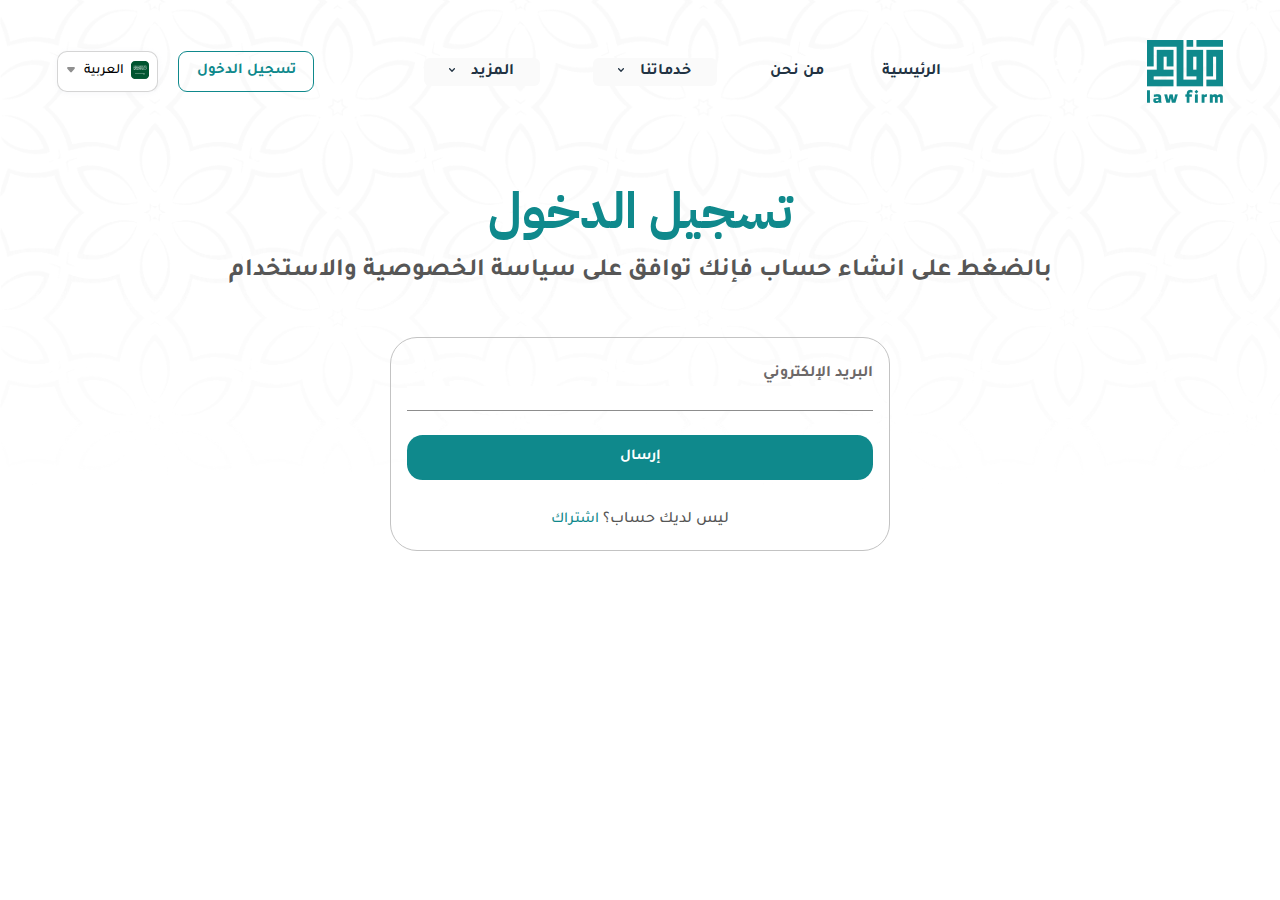
<file: email-login.html>
<!DOCTYPE html>
<html lang="ar" dir="rtl">
<head>
    <meta charset="UTF-8">
    <meta http-equiv="X-UA-Compatible" content="IE=edge">
    <meta name="viewport" content="width=device-width, initial-scale=1.0">
    <title>تسجيل دخول رقام بريد</title>

    <!--Essential css files-->
    <link rel="stylesheet" href="assets/css/all.css">
    <link rel="stylesheet" href="assets/css/bootstrap.min.css">
    <link rel="stylesheet" href="assets/css/swiper-bundle.min.css">
    <link rel="stylesheet" href="assets/css/animate.css">
    <link rel="stylesheet" href="assets/css/style.css">

    <!--favicon-->
    <link rel="icon" href="assets/images/favicon.png">

</head>
<body>
    <!-- header section start -->
    <header class="arabic_header isSticky">
        <div class="container">
            <div class="row align-items-center">
                <div class="col-xl-2 col-lg-2 col-md-12 text-end">
                    <a class="logo" href="index.html">
                        <img src="assets/images/logo.png" alt="Arabic">
                        <img class="mbLogo" src="assets/images/mobile-logo.png" alt="Arabic">
                    </a>
                    <button class="humbarger-button">
                        <span class="menu-bar">
                            <svg width="28" height="20" viewBox="0 0 28 20" fill="none" xmlns="http://www.w3.org/2000/svg">
                                <path d="M2 0H12C12.5304 0 13.0391 0.210714 13.4142 0.585786C13.7893 0.960859 14 1.46957 14 2C14 2.53043 13.7893 3.03914 13.4142 3.41421C13.0391 3.78929 12.5304 4 12 4H2C1.46957 4 0.960859 3.78929 0.585786 3.41421C0.210714 3.03914 0 2.53043 0 2C0 1.46957 0.210714 0.960859 0.585786 0.585786C0.960859 0.210714 1.46957 0 2 0ZM16 16H26C26.5304 16 27.0391 16.2107 27.4142 16.5858C27.7893 16.9609 28 17.4696 28 18C28 18.5304 27.7893 19.0391 27.4142 19.4142C27.0391 19.7893 26.5304 20 26 20H16C15.4696 20 14.9609 19.7893 14.5858 19.4142C14.2107 19.0391 14 18.5304 14 18C14 17.4696 14.2107 16.9609 14.5858 16.5858C14.9609 16.2107 15.4696 16 16 16ZM2 8H26C26.5304 8 27.0391 8.21071 27.4142 8.58579C27.7893 8.96086 28 9.46957 28 10C28 10.5304 27.7893 11.0391 27.4142 11.4142C27.0391 11.7893 26.5304 12 26 12H2C1.46957 12 0.960859 11.7893 0.585786 11.4142C0.210714 11.0391 0 10.5304 0 10C0 9.46957 0.210714 8.96086 0.585786 8.58579C0.960859 8.21071 1.46957 8 2 8Z" fill="#fff"/>
                            </svg> 
                        </span>  
                        <span class="menu-close">
                            <svg width="19" height="18" viewBox="0 0 19 18" fill="none" xmlns="http://www.w3.org/2000/svg">
                                <path d="M17.6667 17L1 1M17.6667 1L1 17" stroke="white" stroke-width="2" stroke-linecap="round"/>
                            </svg> 
                        </span>                      
                    </button>
                </div>
                <div class="col-xl-10 col-lg-10 col-md-12">
                    <div class="arabic_header_menus">
                        <div class="main_menu">
                            <ul>
                                <li><a href="index.html">الرئيسية</a></li>
                                <li><a href="about.html">من نحن</a></li>
                                <li class="sub-menu"><a href="javascript:void(0);">
                                    خدماتنا
                                    <svg width="6" height="4" viewBox="0 0 6 4" fill="none" xmlns="http://www.w3.org/2000/svg">
                                        <path fill-rule="evenodd" clip-rule="evenodd" d="M2.55122 0.202734C2.66926 0.072917 2.82928 0 2.99611 0C3.16294 0 3.32295 0.072917 3.441 0.202734L5.8157 2.81662C5.93374 2.94667 6.00004 3.12302 6 3.30689C5.99996 3.49076 5.93359 3.66708 5.81549 3.79706C5.69738 3.92704 5.53722 4.00004 5.37024 4C5.20326 3.99996 5.04313 3.92687 4.92508 3.79683L2.99611 1.67281L1.06714 3.79683C0.948456 3.92317 0.789458 3.99312 0.624388 3.99163C0.459318 3.99014 0.301385 3.91731 0.184604 3.78885C0.0678229 3.66038 0.00153828 3.48654 2.6226e-05 3.30479C-0.00148535 3.12303 0.0618973 2.94788 0.176522 2.81708L2.5508 0.202271L2.55122 0.202734Z" fill="#213242"/>
                                        </svg>
                                    </a>
                                    <ul>
                                        <li><a href="plans.html">خطط الاعمال</a></li>
                                        <li><a href="contracts.html">المستندات والعقود</a></li>
                                        <li><a href="ask-lawyer.html">اسأل محام</a></li>
                                        <li><a href="accounting.html">خدمات المحاسبة</a></li>
                                        <li><a href="translation.html">خدمات الترجمة</a></li>
                                    </ul>
                                </li>
                                <li class="sub-menu">
                                    <a href="javascript:void(0);">
                                    المزيد
                                    <svg width="6" height="4" viewBox="0 0 6 4" fill="none" xmlns="http://www.w3.org/2000/svg">
                                        <path fill-rule="evenodd" clip-rule="evenodd" d="M2.55122 0.202734C2.66926 0.072917 2.82928 0 2.99611 0C3.16294 0 3.32295 0.072917 3.441 0.202734L5.8157 2.81662C5.93374 2.94667 6.00004 3.12302 6 3.30689C5.99996 3.49076 5.93359 3.66708 5.81549 3.79706C5.69738 3.92704 5.53722 4.00004 5.37024 4C5.20326 3.99996 5.04313 3.92687 4.92508 3.79683L2.99611 1.67281L1.06714 3.79683C0.948456 3.92317 0.789458 3.99312 0.624388 3.99163C0.459318 3.99014 0.301385 3.91731 0.184604 3.78885C0.0678229 3.66038 0.00153828 3.48654 2.6226e-05 3.30479C-0.00148535 3.12303 0.0618973 2.94788 0.176522 2.81708L2.5508 0.202271L2.55122 0.202734Z" fill="#213242"/>
                                        </svg></a>
                                    <ul>
                                        <li><a href="contact.html">تواصل معنا</a></li>
                                        <li><a href="privacy.html">سياسة الخصوصية</a></li>
                                        <li><a href="terms.html">الشروط والأحكام</a></li>
                                        <li><a href="faq.html">الأسئلة الشائعة</a></li>
                                    </ul>
                                </li>
                            </ul>
                        </div>
                        <div class="arabic_swicher_button d-flex align-items-center">
                            <a class="loginBtn button-animsm" href="login.html">تسجيل الدخول</a>
                            <div class="dropdown">
                                <button class="dropdown-toggle" type="button" data-bs-toggle="dropdown">
                                    <img src="assets/images/home/language.png" alt="Arabic"> العربية 
                                    <svg width="8" height="6" viewBox="0 0 8 6" fill="none" xmlns="http://www.w3.org/2000/svg">
                                        <path d="M6.86496 0L1.13504 0C0.287204 0 -0.175953 0.988856 0.366819 1.64018L3.23178 5.07813C3.63157 5.55789 4.36843 5.55789 4.76822 5.07814L7.63318 1.64018C8.17595 0.988857 7.7128 0 6.86496 0Z" fill="#909090"/>
                                    </svg>
                                </button>
                                <ul class="dropdown-menu">
                                  <li><img src="assets/images/home/en.png" alt="Arabic">English</li>
                                </ul>
                            </div>
                        </div>
                    </div>
                </div>
            </div>
        </div>
    </header>
    <!-- header section end -->

    <!-- Hero section Start -->
    <section class="hero-section pt-174 pb-90" style="background: url(assets/images/hero-image/banner-background.png)no-repeat scroll bottom center / cover;">
        <div class="container">
            <div class="row">
                <div class="col-lg-12">
                    <div class="hero-title text-center mb-50">
                        <h1 class="wow fadeInUp">تسجيل الدخول</h1>
                        <p class="wow fadeInUp" data-wow-delay="0.2s">بالضغط على انشاء حساب فإنك توافق على سياسة الخصوصية والاستخدام</p>
                    </div>
                    <div class="account-form pt-4 wow fadeInUp" data-wow-delay="0.4s">
                        <form action="#">
                            <label class="mb-0" for="f-name">البريد الإلكتروني</label>
                            <input type="email" class="mb-0" id="f-name" required>
                            <button class="arabic-btn button-animlg mt-4" type="submit">إرسال</button>
                        </form>
                        <div class="login-other">
                            <p>ليس لديك حساب؟</p>
                            <a href="sign-up.html">اشتراك</a>
                        </div>
                    </div>
                </div>
            </div>
        </div>
    </section>
    <!-- Hero section end -->

    <a href="javascript:void(0);" id="backtotop"><i class="fa-solid fa-arrow-up"></i></a>

    <!--Esential Js Files-->
    <script src="assets/js/jquery.min.js"></script>
    <script src="assets/js/bootstrap.bundle.min.js"></script>
    <script src="assets/js/swiper-bundle.min.js"></script>
    <script src="assets/js/wow.js"></script>
    <script src="assets/js/script.js"></script>
    
</body>
</html>
</file>
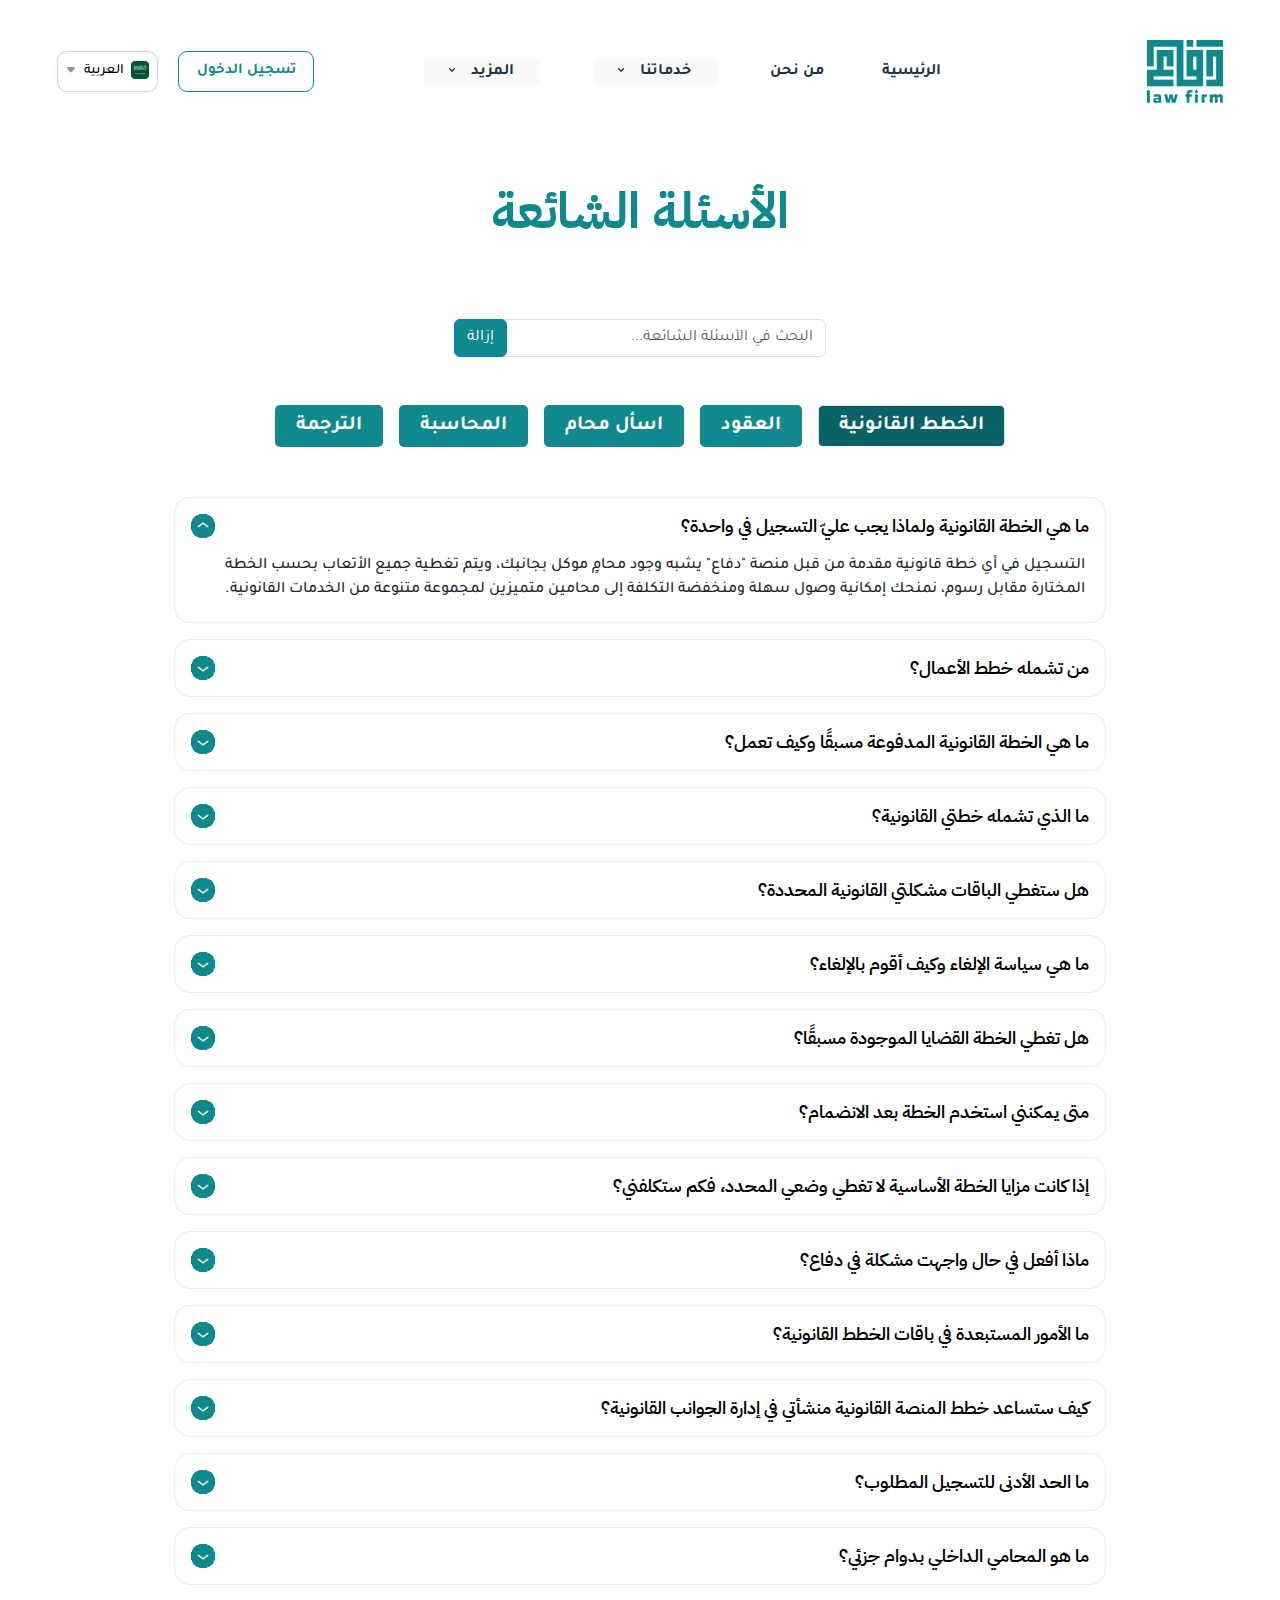
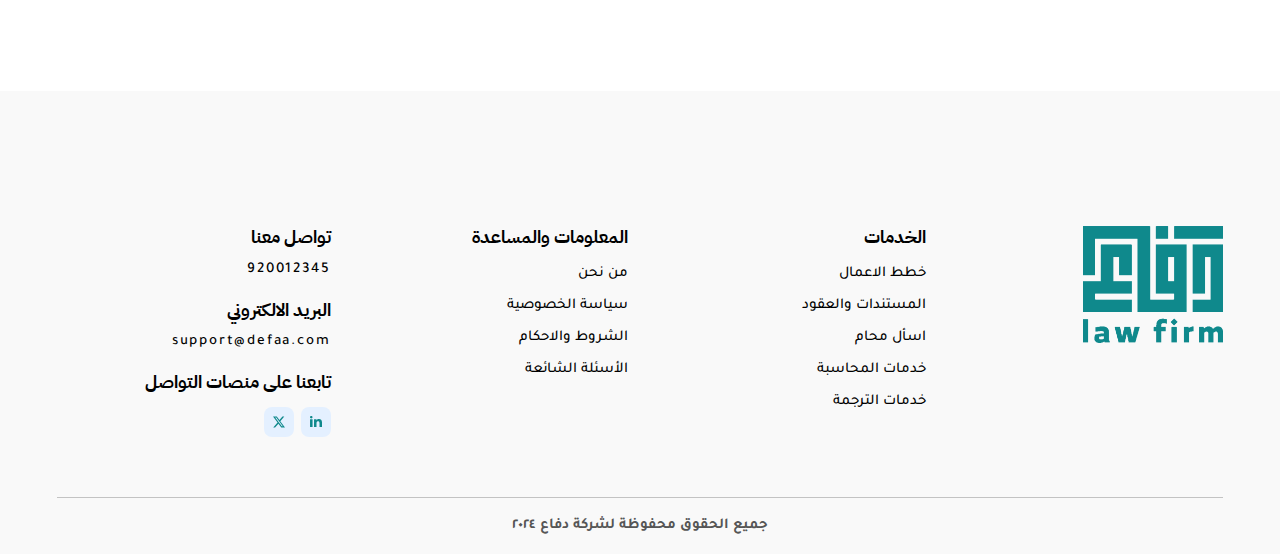
<file: faq.html>
<!DOCTYPE html>
<html lang="ar" dir="rtl">
  <head>
    <meta charset="UTF-8" >
    <meta http-equiv="X-UA-Compatible" content="IE=edge" >
    <meta name="viewport" content="width=device-width, initial-scale=1.0" >
    <title>الأسئلة الشائعة </title>

    <!--Essential css files-->
    <link rel="stylesheet" href="assets/css/all.css" >
    <link rel="stylesheet" href="assets/css/bootstrap.min.css" >
    <link rel="stylesheet" href="assets/css/swiper-bundle.min.css" >
    <link rel="stylesheet" href="assets/css/animate.css" >
    <link rel="stylesheet" href="assets/css/style.css" >

    <!--favicon-->
    <link rel="icon" href="assets/images/favicon.png" >
  </head>
  <body>
    <!-- header section start -->
    <header class="arabic_header isSticky">
      <div class="container">
        <div class="row align-items-center">
          <div class="col-xl-2 col-lg-2 col-md-12 text-end">
            <a class="logo" href="index.html">
              <img src="assets/images/logo.png" alt="Arabic" >
              <img
                class="mbLogo"
                src="assets/images/mobile-logo.png"
                alt="Arabic"
              >
            </a>
            <button class="humbarger-button">
              <span class="menu-bar">
                <svg
                  width="28"
                  height="20"
                  viewBox="0 0 28 20"
                  fill="none"
                  xmlns="http://www.w3.org/2000/svg"
                >
                  <path
                    d="M2 0H12C12.5304 0 13.0391 0.210714 13.4142 0.585786C13.7893 0.960859 14 1.46957 14 2C14 2.53043 13.7893 3.03914 13.4142 3.41421C13.0391 3.78929 12.5304 4 12 4H2C1.46957 4 0.960859 3.78929 0.585786 3.41421C0.210714 3.03914 0 2.53043 0 2C0 1.46957 0.210714 0.960859 0.585786 0.585786C0.960859 0.210714 1.46957 0 2 0ZM16 16H26C26.5304 16 27.0391 16.2107 27.4142 16.5858C27.7893 16.9609 28 17.4696 28 18C28 18.5304 27.7893 19.0391 27.4142 19.4142C27.0391 19.7893 26.5304 20 26 20H16C15.4696 20 14.9609 19.7893 14.5858 19.4142C14.2107 19.0391 14 18.5304 14 18C14 17.4696 14.2107 16.9609 14.5858 16.5858C14.9609 16.2107 15.4696 16 16 16ZM2 8H26C26.5304 8 27.0391 8.21071 27.4142 8.58579C27.7893 8.96086 28 9.46957 28 10C28 10.5304 27.7893 11.0391 27.4142 11.4142C27.0391 11.7893 26.5304 12 26 12H2C1.46957 12 0.960859 11.7893 0.585786 11.4142C0.210714 11.0391 0 10.5304 0 10C0 9.46957 0.210714 8.96086 0.585786 8.58579C0.960859 8.21071 1.46957 8 2 8Z"
                    fill="#fff"
                  />
                </svg>
              </span>
              <span class="menu-close">
                <svg
                  width="19"
                  height="18"
                  viewBox="0 0 19 18"
                  fill="none"
                  xmlns="http://www.w3.org/2000/svg"
                >
                  <path
                    d="M17.6667 17L1 1M17.6667 1L1 17"
                    stroke="white"
                    stroke-width="2"
                    stroke-linecap="round"
                  />
                </svg>
              </span>
            </button>
          </div>
          <div class="col-xl-10 col-lg-10 col-md-12">
            <div class="arabic_header_menus">
              <div class="main_menu">
                <ul>
                  <li><a href="index.html">الرئيسية</a></li>
                  <li><a href="about.html">من نحن</a></li>
                  <li class="sub-menu">
                    <a href="javascript:void(0);">
                      خدماتنا
                      <svg
                        width="6"
                        height="4"
                        viewBox="0 0 6 4"
                        fill="none"
                        xmlns="http://www.w3.org/2000/svg"
                      >
                        <path
                          fill-rule="evenodd"
                          clip-rule="evenodd"
                          d="M2.55122 0.202734C2.66926 0.072917 2.82928 0 2.99611 0C3.16294 0 3.32295 0.072917 3.441 0.202734L5.8157 2.81662C5.93374 2.94667 6.00004 3.12302 6 3.30689C5.99996 3.49076 5.93359 3.66708 5.81549 3.79706C5.69738 3.92704 5.53722 4.00004 5.37024 4C5.20326 3.99996 5.04313 3.92687 4.92508 3.79683L2.99611 1.67281L1.06714 3.79683C0.948456 3.92317 0.789458 3.99312 0.624388 3.99163C0.459318 3.99014 0.301385 3.91731 0.184604 3.78885C0.0678229 3.66038 0.00153828 3.48654 2.6226e-05 3.30479C-0.00148535 3.12303 0.0618973 2.94788 0.176522 2.81708L2.5508 0.202271L2.55122 0.202734Z"
                          fill="#213242"
                        />
                      </svg>
                    </a>
                    <ul>
                      <li><a href="plans.html">خطط الاعمال</a></li>
                      <li><a href="contracts.html">المستندات والعقود</a></li>
                      <li><a href="ask-lawyer.html">اسأل محام</a></li>
                      <li><a href="accounting.html">خدمات المحاسبة</a></li>
                      <li><a href="translation.html">خدمات الترجمة</a></li>
                    </ul>
                  </li>
                  <li class="sub-menu">
                    <a href="javascript:void(0);">
                      المزيد
                      <svg
                        width="6"
                        height="4"
                        viewBox="0 0 6 4"
                        fill="none"
                        xmlns="http://www.w3.org/2000/svg"
                      >
                        <path
                          fill-rule="evenodd"
                          clip-rule="evenodd"
                          d="M2.55122 0.202734C2.66926 0.072917 2.82928 0 2.99611 0C3.16294 0 3.32295 0.072917 3.441 0.202734L5.8157 2.81662C5.93374 2.94667 6.00004 3.12302 6 3.30689C5.99996 3.49076 5.93359 3.66708 5.81549 3.79706C5.69738 3.92704 5.53722 4.00004 5.37024 4C5.20326 3.99996 5.04313 3.92687 4.92508 3.79683L2.99611 1.67281L1.06714 3.79683C0.948456 3.92317 0.789458 3.99312 0.624388 3.99163C0.459318 3.99014 0.301385 3.91731 0.184604 3.78885C0.0678229 3.66038 0.00153828 3.48654 2.6226e-05 3.30479C-0.00148535 3.12303 0.0618973 2.94788 0.176522 2.81708L2.5508 0.202271L2.55122 0.202734Z"
                          fill="#213242"
                        /></svg>
                      </a>
                    <ul>
                      <li><a href="contact.html">تواصل معنا</a></li>
                      <li><a href="privacy.html">سياسة الخصوصية</a></li>
                      <li><a href="terms.html">الشروط والأحكام</a></li>
                      <li><a href="faq.html">الأسئلة الشائعة</a></li>
                    </ul>
                  </li>
                </ul>
              </div>
              <div class="arabic_swicher_button d-flex align-items-center">
                <a class="loginBtn button-animsm" href="login.html"
                  >تسجيل الدخول</a
                >
                <div class="dropdown">
                  <button
                    class="dropdown-toggle"
                    type="button"
                    data-bs-toggle="dropdown"
                  >
                    <img src="assets/images/home/language.png" alt="Arabic" >
                    العربية
                    <svg
                      width="8"
                      height="6"
                      viewBox="0 0 8 6"
                      fill="none"
                      xmlns="http://www.w3.org/2000/svg"
                    >
                      <path
                        d="M6.86496 0L1.13504 0C0.287204 0 -0.175953 0.988856 0.366819 1.64018L3.23178 5.07813C3.63157 5.55789 4.36843 5.55789 4.76822 5.07814L7.63318 1.64018C8.17595 0.988857 7.7128 0 6.86496 0Z"
                        fill="#909090"
                      />
                    </svg>
                  </button>
                  <ul class="dropdown-menu">
                    <li>
                      <img
                        
                        src="assets/images/home/en.png"
                        alt="Arabic"
                      >English
                    </li>
                  </ul>
                </div>
              </div>
            </div>
          </div>
        </div>
      </div>
    </header>
    <!-- header section end -->

    <!-- Hero section Start -->
    <section class="hero-section pt-174">
      <div class="container">
        <div class="row">
          <div class="col-lg-12">
            <div class="hero-title text-center mb-70">
              <h1 class="wow fadeInUp">الأسئلة الشائعة</h1>
            </div>
          </div>
        </div>
      </div>
    </section>
    <!-- Hero section end -->

    <section class="faq-area pb-90">
      <div class="container">
        <div class="row">
          <div class="col-4 mx-auto mb-5">
            <form action="#" class="position-relative">
              <input class="form-control" type="text" id="searchInput" placeholder="البحث في الأسئلة الشائعة..." >
              <button class="btn btn-primary position-absolute start-0 top-0" id="clearButton">إزالة</button>
            </form>
          </div>
        </div>
        <div class="row">
          <div class="col-lg-12">
            <div class="faq-wraper">
              <div class="accordion" id="accordionExample">
                <ul class="nav nav-tabs" id="myTab" role="tablist">
                  <li class="nav-item" role="presentation">
                    <button class="nav-link active" id="home-tab" data-bs-toggle="tab" data-bs-target="#home" type="button" role="tab" aria-controls="home" aria-selected="true">
                      الخطط القانونية
                    </button>
                  </li>
                  <li class="nav-item" role="presentation">
                    <button class="nav-link" id="profile-tab" data-bs-toggle="tab" data-bs-target="#profile" type="button" role="tab" aria-controls="profile" aria-selected="false">العقود</button>
                  </li>

                  <li class="nav-item" role="presentation">
                    <button class="nav-link" id="lawyer-tab" data-bs-toggle="tab" data-bs-target="#lawyer" type="button" role="tab" aria-controls="lawyer" aria-selected="false">اسأل محام</button>
                  </li>
                  <li class="nav-item" role="presentation">
                    <button class="nav-link" id="account-tab" data-bs-toggle="tab" data-bs-target="#account" type="button" role="tab" aria-controls="account" aria-selected="false">المحاسبة</button>
                  </li>
                  <li class="nav-item" role="presentation">
                    <button class="nav-link" id="translation-tab" data-bs-toggle="tab" data-bs-target="#translation" type="button" role="tab" aria-controls="translation" aria-selected="false">
                      الترجمة
                    </button>
                  </li>
                </ul>
                <div class="tab-content" id="myTabContent">
                  <div class="tab-pane fade show active" id="home" role="tabpanel" aria-labelledby="home-tab">
                    <div class="accordion-item">
                      <h2 class="accordion-header">
                        <button class="accordion-button" type="button" data-bs-toggle="collapse" data-bs-target="#collapseOne" aria-expanded="true" aria-controls="collapseOne">
                          ما هي الخطة القانونية ولماذا يجب عليّ التسجيل في واحدة؟
                        </button>
                      </h2>
                      <div id="collapseOne" class="accordion-collapse collapse show" data-bs-parent="#accordionExample">
                        <div class="accordion-body">
                          التسجيل في أي خطة قانونية مقدمة من قبل منصة "دفاع" يشبه وجود محامٍ موكل بجانبك، ويتم تغطية جميع الأتعاب بحسب الخطة المختارة مقابل رسوم، نمنحك إمكانية وصول سهلة ومنخفضة التكلفة
                          إلى محامين متميزين لمجموعة متنوعة من الخدمات القانونية.
                        </div>
                      </div>
                    </div>
                    <div class="accordion-item">
                      <h2 class="accordion-header">
                        <button class="accordion-button collapsed" type="button" data-bs-toggle="collapse" data-bs-target="#collapseTwo" aria-expanded="false" aria-controls="collapseTwo">
                          من تشمله خطط الأعمال؟
                        </button>
                      </h2>
                      <div id="collapseTwo" class="accordion-collapse collapse" data-bs-parent="#accordionExample">
                        <div class="accordion-body">تشمل الشركات الصغيرة والمتوسطة، حيث تسمح لك كل خطة بتعيين عدد من المؤهلين للعمل في "دفاع" بالنيابة عن منشأتك.</div>
                      </div>
                    </div>
                    <div class="accordion-item">
                      <h2 class="accordion-header">
                        <button class="accordion-button collapsed" type="button" data-bs-toggle="collapse" data-bs-target="#collapseThree" aria-expanded="false" aria-controls="collapseThree">
                          ما هي الخطة القانونية المدفوعة مسبقًا وكيف تعمل؟
                        </button>
                      </h2>
                      <div id="collapseThree" class="accordion-collapse collapse" data-bs-parent="#accordionExample">
                        <div class="accordion-body">
                          جميع الخطط مدفوعة مسبقًا، بدلاً من الدفع لاستشارة واحدة، تدفع رسومًا بسيطة، مقابل الحصول على مجموعة متنوعة من الخدمات القانونية، مثل الاستشارة مع محام، ومراجعة الوثائق، وخدمات
                          أخرى تتم تضمينها كمزايا قياسية، أما طريقة استخدام الخطة، بمجرد الاشتراك ستتاح لك جميع ميزات الباقة، تستطيع الوصول لها عبر لوحة التحكم الخاصة بك وتطلب الخدمة المراد الاستفادة منها
                          والتواصل مع أحد موظفي المنصة.
                        </div>
                      </div>
                    </div>
                    <div class="accordion-item">
                      <h2 class="accordion-header">
                        <button class="accordion-button collapsed" type="button" data-bs-toggle="collapse" data-bs-target="#collapse4" aria-expanded="false" aria-controls="collapse4">
                          ما الذي تشمله خطتي القانونية؟
                        </button>
                      </h2>
                      <div id="collapse4" class="accordion-collapse collapse" data-bs-parent="#accordionExample">
                        <div class="accordion-body">
                          توفر الخطة القانونية خدمات مغطاة بالكامل للعديد من المسائل القانونية الأكثر احتياجًا، مثل تقديم الاستشارات ومراجعة المستندات القانونية وبعض الخدمات ذات الأهمية. 
                          • إذا كنت عضوًا في الخطة القانونية، يمكنك الوصول بسهولة الى الخدمات الموجودة في الخطة القانونية التي تقدمها "دفاع"، أو تواصل مع خدمة العملاء في "دفاع". 
                          • إذا كنت تفكر في التسجيل في أي من الخطط القانونية الموجودة في "دفاع"، فقم بتصفح خدماتنا، أو تواصل مع خدمة العملاء في "دفاع".
                        </div>
                      </div>
                    </div>
                    <!--  Accordion Item End -->
                    <div class="accordion-item">
                      <h2 class="accordion-header">
                        <button class="accordion-button collapsed" type="button" data-bs-toggle="collapse" data-bs-target="#collapse5" aria-expanded="false" aria-controls="collapse5">
                          هل ستغطي الباقات مشكلتي القانونية المحددة؟
                        </button>
                      </h2>
                      <div id="collapse5" class="accordion-collapse collapse" data-bs-parent="#accordionExample">
                        <div class="accordion-body">
                          الباقات في المنصة تغطي جميع القضايا القانونية المعتادة من خلال مزايا الأعضاء القياسية بدون رسوم إضافية. إذا كانت حاجتك القانونية المحددة غير متوفرة وتتطلب دعم محامٍ إضافيًا
                          يتجاوز المزايا القياسية، يمكنك تواصل مع خدمة العملاء لمساعدتك في الحصول على خصم عن الأسعار القياسية، وبغض النظر عن الوضع، فأنت تحظى بمزايا عديدة. إذا كنت بحاجة للاستفسار حول
                          التغطية، الرجاء مراجعة صفحة نظرة عامة على الخطة، أو صفحة التغطية والأسعار، أو اتفاقية العضوية. إذا كنت تفضل التحدث إلى شخص ما في منصة دفاع، فما عليك سوى الاتصال بفريق دعم العملاء
                          لدينا لمناقشة موقفك المحدد.
                        </div>
                      </div>
                    </div>
                    <!--  Accordion Item End -->
                    <div class="accordion-item">
                      <h2 class="accordion-header">
                        <button class="accordion-button collapsed" type="button" data-bs-toggle="collapse" data-bs-target="#collapse6" aria-expanded="false" aria-controls="collapse6">
                          ما هي سياسة الإلغاء وكيف أقوم بالإلغاء؟
                        </button>
                      </h2>
                      <div id="collapse6" class="accordion-collapse collapse" data-bs-parent="#accordionExample">
                        <div class="accordion-body">
                          سنسعد كثيراً بعد انضمامك للخطة واستخدامها ونأمل انها تغطي طلباتك، إذا لم تكن سعيدًا، فسنحاول بالتأكيد تصحيح الموقف، وبغض النظر، فإن كنت تريد الإلغاء، فإنه يمكنك القيام بذلك في أي
                          وقت، ولأي سبب. كل ما عليك فعله هو التواصل معنا برسالة عبر خانة الرسائل في لوحة التحكم وابداء رغبتك في إلغاء عضويتك في المنصة، وبمجرد استلامنا الإشعار، سنقوم برد أي جزء غير مستخدم
                          من رسوم عضويتك على أساس تناسبي وبكل سهولة.
                        </div>
                      </div>
                    </div>
                    <!--  Accordion Item End -->
                    <div class="accordion-item">
                      <h2 class="accordion-header">
                        <button class="accordion-button collapsed" type="button" data-bs-toggle="collapse" data-bs-target="#collapse7" aria-expanded="false" aria-controls="collapse7">
                          هل تغطي الخطة القضايا الموجودة مسبقًا؟
                        </button>
                      </h2>
                      <div id="collapse7" class="accordion-collapse collapse" data-bs-parent="#accordionExample">
                        <div class="accordion-body">نعم، تغطي خطتك معظم القضايا الموجودة مسبقًا، إذا لم تتم تغطيتها بالمزايا الشهرية القياسية، فلا يزال بإمكانك الحصول على مساعدة قانونية بخصم إضافي.</div>
                      </div>
                    </div>
                    <!--  Accordion Item End -->
                    <div class="accordion-item">
                      <h2 class="accordion-header">
                        <button class="accordion-button collapsed" type="button" data-bs-toggle="collapse" data-bs-target="#collapse8" aria-expanded="false" aria-controls="collapse8">
                          متى يمكنني استخدم الخطة بعد الانضمام؟
                        </button>
                      </h2>
                      <div id="collapse8" class="accordion-collapse collapse" data-bs-parent="#accordionExample">
                        <div class="accordion-body">
                          يمكنك البدء فورًا والانتفاع بالخدمات الموجودة في خطتك بمجرد مراجعة طلب عضويتك وإعداد حسابك. تستغرق عملية المراجعة من 12 إلى 24 ساعة (أو أقل) من لحظة شراء خطتك (في أيام العمل
                          العادية)، وبمجرد قبولك، يمكنك الاتصال بمحام خلال 4 ساعات أو أقل والبدء في استخدام مزايا الخطة ومزايا الأعضاء الموضحة في اتفاقية العضوية على الفور.
                        </div>
                      </div>
                    </div>
                    <!--  Accordion Item End -->
                    <div class="accordion-item">
                      <h2 class="accordion-header">
                        <button class="accordion-button collapsed" type="button" data-bs-toggle="collapse" data-bs-target="#collapse9" aria-expanded="false" aria-controls="collapse9">
                          إذا كانت مزايا الخطة الأساسية لا تغطي وضعي المحدد، فكم ستكلفني؟
                        </button>
                      </h2>
                      <div id="collapse9" class="accordion-collapse collapse" data-bs-parent="#accordionExample">
                        <div class="accordion-body">
                          كما جاء مبيناً في صفحة الباقات الموجودة، عندما تحتاج إلى مساعدة قانونية لا تندرج من ضمن الخدمات الموجودة، يمكنك العمل مع المنصة للحصول على خصم من القيمة القياسية، أما بالنسبة
                          للتكلفة فالإجابة تعتمد على عوامل مثل مجال القضية، وموقعك الجغرافي ومعدل الأجر القياسي، وبدون الحصول على مزيد من المعلومات حول وضعك المحدد يستحيل تحديد المبلغ الذي قد يكلفك بدقة،
                          ما يمكننا قوله على وجه اليقين هو أنه إذا كنت عضوًا في منصة دفاع؛ فستوفر عليك مبالغ كبيرة بدلاً من التعاقد مع محام مباشرة، فأفضل طريقة لمعرفة مقدار التكلفة هي شراء خطة تناسب
                          احتياجك، والتحدث إلى فريق المنصة، ثم يمكنهم إخبارك بالتكاليف، الخبر السار هو أنه يمكنك الإلغاء في أي وقت، لذلك لن تواجه أي مخاطر.
                        </div>
                      </div>
                    </div>
                    <!--  Accordion Item End -->
                    <div class="accordion-item">
                      <h2 class="accordion-header">
                        <button class="accordion-button collapsed" type="button" data-bs-toggle="collapse" data-bs-target="#collapse10" aria-expanded="false" aria-controls="collapse10">
                          ماذا أفعل في حال واجهت مشكلة في دفاع؟
                        </button>
                      </h2>
                      <div id="collapse10" class="accordion-collapse collapse" data-bs-parent="#accordionExample">
                        <div class="accordion-body">التواصل مع خدمة العملاء على المنصة على الفور واكتب مشكلتك، وسنتخذ إجراءً فوريًا لحل المشكلة في غضون 24 إلى 48 ساعة.</div>
                      </div>
                    </div>
                    <!--  Accordion Item End -->
                    <div class="accordion-item">
                      <h2 class="accordion-header">
                        <button class="accordion-button collapsed" type="button" data-bs-toggle="collapse" data-bs-target="#collapse11" aria-expanded="false" aria-controls="collapse11">
                          ما الأمور المستبعدة في باقات الخطط القانونية؟
                        </button>
                      </h2>
                      <div id="collapse11" class="accordion-collapse collapse" data-bs-parent="#accordionExample">
                        <div class="accordion-body">
                          المسائل المستبعدة من باقات الخدمات القانونية كالمسائل المتعلقة بالجرائم الكبيرة مثل غسل الأموال وغيرها، وقضايا التطورات التجارية مثل الإفلاس والتصفية، أو التهرب الضريبي، أو
                          القضايا ذات التوجه الدولي كالنزاعات متعددة الجنسيات أو حقوق الملكية الفكرية المعقدة أو التي تطلب تحكيم دولي لحل الخلاف، فهذه مستبعدة كاستشارات ولكن يمكن التعاقد مع دفاع لإبداء
                          الرأي القانوي فيها والترافع برسوم، أما المستبعدة في جميع الخطط فهي المسائل المتعلقة بالتوظيف، والمتعلقة بصاحب العمل ومحامي دفاع، أو التي يتضح فيها تضارب في المصالح، أو مسائل
                          براءات الاختراع والعلامات التجارية وحقوق التأليف والنشر، أو التكاليف والغرامات، والمسائل الغير هامة والغير أخلاقية.
                        </div>
                      </div>
                    </div>
                    <!--  Accordion Item End -->
                    <div class="accordion-item">
                      <h2 class="accordion-header">
                        <button class="accordion-button collapsed" type="button" data-bs-toggle="collapse" data-bs-target="#collapse12" aria-expanded="false" aria-controls="collapse12">
                          كيف ستساعد خطط المنصة القانونية منشأتي في إدارة الجوانب القانونية؟
                        </button>
                      </h2>
                      <div id="collapse12" class="accordion-collapse collapse" data-bs-parent="#accordionExample">
                        <div class="accordion-body">
                          سنعين لشركتك مدير حساب مؤهل تحت إشراف مدير إدارة الخطط، ويكون دورة مساعدة منشأتك في شرح وتوضيح آلية التواصل والتسجيل وإدارة الخطة المستمرة، حيث يتمتع مديرو الحسابات لدينا بخبرة
                          عالية في دعم ومساعدة تنفيذ الخطط القانونية والمحافظة عليها.
                        </div>
                      </div>
                    </div>
                    <!--  Accordion Item End -->
                    <div class="accordion-item">
                      <h2 class="accordion-header">
                        <button class="accordion-button collapsed" type="button" data-bs-toggle="collapse" data-bs-target="#collapse13" aria-expanded="false" aria-controls="collapse13">
                          ما الحد الأدنى للتسجيل المطلوب؟
                        </button>
                      </h2>
                      <div id="collapse13" class="accordion-collapse collapse" data-bs-parent="#accordionExample">
                        <div class="accordion-body">لا يوجد حد أدنى لمتطلبات التسجيل في خطتنا القانونية، ومع ذلك، نتوقع من مدير المنشأة دعم التسجيل وتجديد الخطة سنويًا.</div>
                      </div>
                    </div>
                    <!--  Accordion Item End -->
                    <div class="accordion-item">
                      <h2 class="accordion-header">
                        <button class="accordion-button collapsed" type="button" data-bs-toggle="collapse" data-bs-target="#collapse14" aria-expanded="false" aria-controls="collapse14">
                          ما هو المحامي الداخلي بدوام جزئي؟
                        </button>
                      </h2>
                      <div id="collapse14" class="accordion-collapse collapse" data-bs-parent="#accordionExample">
                        <div class="accordion-body">
                          يقصد به بتعيين محامي من شركة دفاع بدوام جزئي في شركة العميل لمدة يسيرة من الزمن، ويكون منفصل عن عدد الحالات التي تطلُبها من محامٍ آخر خلال ساعات العمل المقررة مسبقًا، ولن يتم
                          تحصيل أي تكلفة إضافية، بالإضافة إلى ذلك، يمكن طلب أكثر من محام للعمل بشكل أكثر كفاءة، وفي هذا انجاز سريع للعمل وقد يوفر عليك تكلفة خدمة الإدارة القانونية بشكل كامل أو مقارنة
                          بخدمة العقد الاستشاري المنتظم.
                        </div>
                      </div>
                    </div>
    
                  </div> <!-- Tab End -->
                  <div class="tab-pane fade" id="profile" role="tabpanel" aria-labelledby="profile-tab">
                    <div class="accordion-item">
                      <h2 class="accordion-header">
                        <button class="accordion-button collapsed" type="button" data-bs-toggle="collapse" data-bs-target="#collapse15" aria-expanded="false" aria-controls="collapse15">
                          هل المستندات المُنشأة عبر المنصة قانونية وقابلة للتنفيذ؟
                        </button>
                      </h2>
                      <div id="collapse15" class="accordion-collapse collapse" data-bs-parent="#accordionExample">
                        <div class="accordion-body">
                          نعم، عندما تكمل إجابة الأسئلة، ستقوم المنصة ببناء مستند مصمم خصيصًا لطلباتك، نوصي بالتأكد من مراجعة الخطوات كما هو موضح في قائمة المراجعة القانونية للحصول على معلومات إضافية حول
                          كيفية جعل مستندك ملزمًا قانونًا بإمكانك التواصل معنا.
                        </div>
                      </div>
                    </div>
                    <!--  Accordion Item End -->
                    <div class="accordion-item">
                      <h2 class="accordion-header">
                        <button class="accordion-button collapsed" type="button" data-bs-toggle="collapse" data-bs-target="#collapse16" aria-expanded="false" aria-controls="collapse16">
                          هل يجب الإجابة على جميع أسئلة النموذج؟
                        </button>
                      </h2>
                      <div id="collapse16" class="accordion-collapse collapse" data-bs-parent="#accordionExample">
                        <div class="accordion-body">
                          لا، ولكننا نوصي بذلك، حيث يتم إنشاء المستند بناءً على إجاباتك، فبعض الأسئلة تملأ الفراغات فقط في النموذج، والبعض الآخر يضيف أو يزيل فقرات كاملة، لهذا السبب نشدد بالإجابة على
                          الأسئلة بعناية، إذا كنت لا تعرف كيفية الرد، بإمكانك طلب المساعدة لإرشادك.
                        </div>
                      </div>
                    </div>
                    <!--  Accordion Item End -->
                    <div class="accordion-item">
                      <h2 class="accordion-header">
                        <button class="accordion-button collapsed" type="button" data-bs-toggle="collapse" data-bs-target="#collapse17" aria-expanded="false" aria-controls="collapse17">
                          من يراجع مستندي؟
                        </button>
                      </h2>
                      <div id="collapse17" class="accordion-collapse collapse" data-bs-parent="#accordionExample">
                        <div class="accordion-body">
                          المحامون والخبراء القانونيون، ثم تقوم المنصة تلقائيًا بإنشاء المستند الخاص بك بناءً على الإجابات والمعلومات التي تقدمها في النموذج. تغطي قوالبنا معظم الحالات النموذجية، راجع
                          مستندك من قبل محام إذا كنت تعتقد أن النموذج قد لا يغطي حالتك الخاصة.
                        </div>
                      </div>
                    </div>
                    <!--  Accordion Item End -->
                    <div class="accordion-item">
                      <h2 class="accordion-header">
                        <button class="accordion-button collapsed" type="button" data-bs-toggle="collapse" data-bs-target="#collapse18" aria-expanded="false" aria-controls="collapse18">
                          كيف أقوم بإجراء استشارة مع محام؟
                        </button>
                      </h2>
                      <div id="collapse18" class="accordion-collapse collapse" data-bs-parent="#accordionExample">
                        <div class="accordion-body">
                          يمكنك بالطبع شراء المستند دون استشارة محام، ومع ذلك، قد تحتاج إلى مشورة أو مساعدة مخصصة لحالتك، وفي هذه الحالة، نقترح أن تطلب المساعدة من محامٍ يعمل معك خلال استشارة مدتها 30
                          دقيقة، وستتاح لك الخيار إما من حسابك أو في نهاية النموذج وقبل التأكيد عليه.
                        </div>
                      </div>
                    </div>
                    <!--  Accordion Item End -->
                    <div class="accordion-item">
                      <h2 class="accordion-header">
                        <button class="accordion-button collapsed" type="button" data-bs-toggle="collapse" data-bs-target="#collapse19" aria-expanded="false" aria-controls="collapse19">
                          كم تكلف الوثيقة؟
                        </button>
                      </h2>
                      <div id="collapse19" class="accordion-collapse collapse" data-bs-parent="#accordionExample">
                        <div class="accordion-body">
                          يعتمد سعر كل مستند على عدد بنوده ومدى شيوعه، ويظهر السعر عندما تصل إلى نهاية النموذج، ولمعرفة تكلفة المستند، ما عليك سوى فتح النموذج والنقر على "التالي"، دون ملئ المحتوى، حتى يتم
                          عرض السعر، إذا كان السعر مقبولًا، يمكنك بعد ذلك العودة إلى البداية وملء النموذج، ويمكنك تحميلة بصيغة Word وPDF، كما يمكنك تعديل مستند Word لاحقاً وإعادة استخدامه.
                        </div>
                      </div>
                    </div>
                    <!--  Accordion Item End -->
                    <div class="accordion-item">
                      <h2 class="accordion-header">
                        <button class="accordion-button collapsed" type="button" data-bs-toggle="collapse" data-bs-target="#collapse20" aria-expanded="false" aria-controls="collapse20">
                          متى سأحصل على المستند الخاص بي؟
                        </button>
                      </h2>
                      <div id="collapse20" class="accordion-collapse collapse" data-bs-parent="#accordionExample">
                        <div class="accordion-body">جميع المستندات التي تم إنشاؤها على المنصة متاحة على الفور، وبعد إكمالها قم بتنزيلها أو طباعتها.</div>
                      </div>
                    </div>
                    <!--  Accordion Item End -->
                    <div class="accordion-item">
                      <h2 class="accordion-header">
                        <button class="accordion-button collapsed" type="button" data-bs-toggle="collapse" data-bs-target="#collapse21" aria-expanded="false" aria-controls="collapse21">
                          هل مستنداتي آمنة على الموقع؟
                        </button>
                      </h2>
                      <div id="collapse21" class="accordion-collapse collapse" data-bs-parent="#accordionExample">
                        <div class="accordion-body">
                          يستخدم موقعنا أعلى درجات الأمان لنقل وتخزين البيانات، وهي محمية ومشفرة من الوصول غير المصرح به، قمنا بتصميم سياسات وضوابط تضمن حماية جميع معلوماتك.
                        </div>
                      </div>
                    </div>
                    <!--  Accordion Item End -->
                    <div class="accordion-item">
                      <h2 class="accordion-header">
                        <button class="accordion-button collapsed" type="button" data-bs-toggle="collapse" data-bs-target="#collapse22" aria-expanded="false" aria-controls="collapse22">
                          ماذا تشمل عضويتي في المنصة؟
                        </button>
                      </h2>
                      <div id="collapse22" class="accordion-collapse collapse" data-bs-parent="#accordionExample">
                        <div class="accordion-body">
                          يمكنك الوصول إلى منصة العقود والمستندات، وتمكينك من استخدام العديد من العقود والنماذج حسب الباقة، وتوقيعها وتخزينها عبر السحابة، إضافة لحصولك على إجابات سريعة حول الأسئلة
                          القانونية من المحامين ذوي الخبرة.
                        </div>
                      </div>
                    </div>
                    <!--  Accordion Item End -->
                    
                  </div> <!-- Tab End -->
                  <div class="tab-pane fade" id="lawyer" role="tabpanel" aria-labelledby="lawyer-tab">
                    <div class="accordion-item">
                      <h2 class="accordion-header">
                        <button class="accordion-button collapsed" type="button" data-bs-toggle="collapse" data-bs-target="#collapse23" aria-expanded="false" aria-controls="collapse23">
                          هل الاستشارة في المنصة كتابية أو شفوية؟
                        </button>
                      </h2>
                      <div id="collapse23" class="accordion-collapse collapse" data-bs-parent="#accordionExample">
                        <div class="accordion-body">الاستشارة في باقات اسأل محام يمكن أن تكون شفوية عبر مكالمة هاتفية لمدة 15 دقيقة أو كتابية عبر واتساب لمدة 30 دقيقة.</div>
                      </div>
                    </div>
                    <!--  Accordion Item End -->
                    <div class="accordion-item">
                      <h2 class="accordion-header">
                        <button class="accordion-button collapsed" type="button" data-bs-toggle="collapse" data-bs-target="#collapse24" aria-expanded="false" aria-controls="collapse24">
                          هل يمكنني التواصل مع المحامي بعد انتهاء الاستشارة؟
                        </button>
                      </h2>
                      <div id="collapse24" class="accordion-collapse collapse" data-bs-parent="#accordionExample">
                        <div class="accordion-body">نعم، يمكنك التواصل مع المحامي بعد انتهاء الاستشارة عبر خدمة العملاء أو واتساب المنصة.</div>
                      </div>
                    </div>
                    <!--  Accordion Item End -->
                    <div class="accordion-item">
                      <h2 class="accordion-header">
                        <button class="accordion-button collapsed" type="button" data-bs-toggle="collapse" data-bs-target="#collapse25" aria-expanded="false" aria-controls="collapse25">
                          هل يمكن طلب استشارة قانونية إضافية لنفس الموضوع؟
                        </button>
                      </h2>
                      <div id="collapse25" class="accordion-collapse collapse" data-bs-parent="#accordionExample">
                        <div class="accordion-body">نعم، بالطبع يمكن طلب استشارة قانونية إضافية لنفس الموضوع.</div>
                      </div>
                    </div>
                    <!--  Accordion Item End -->
                    <div class="accordion-item">
                      <h2 class="accordion-header">
                        <button class="accordion-button collapsed" type="button" data-bs-toggle="collapse" data-bs-target="#collapse26" aria-expanded="false" aria-controls="collapse26">
                          هل يمكنني مقابلة محامٍ شخصياً؟
                        </button>
                      </h2>
                      <div id="collapse26" class="accordion-collapse collapse" data-bs-parent="#accordionExample">
                        <div class="accordion-body">المقابلة الشخصية غير متاحة ضمن باقات "اسأل محام"، لكنها ممكنة في الخدمات الأخرى</div>
                      </div>
                    </div>
                    <!--  Accordion Item End -->
                    <div class="accordion-item">
                      <h2 class="accordion-header">
                        <button class="accordion-button collapsed" type="button" data-bs-toggle="collapse" data-bs-target="#collapse27" aria-expanded="false" aria-controls="collapse27">
                          كم يستغرق الرد من المحامي؟
                        </button>
                      </h2>
                      <div id="collapse27" class="accordion-collapse collapse" data-bs-parent="#accordionExample">
                        <div class="accordion-body">عادةً يتم الرد فوراً، وفي أقصى تقدير خلال 24 ساعة في أيام العمل الرسمية</div>
                      </div>
                    </div>
                    <!--  Accordion Item End -->
                  </div> <!-- Tab End -->
                  <div class="tab-pane fade" id="account" role="tabpanel" aria-labelledby="account-tab">...
                    <div class="accordion-item">
                      <h2 class="accordion-header">
                        <button class="accordion-button collapsed" type="button" data-bs-toggle="collapse" data-bs-target="#collapse28" aria-expanded="false" aria-controls="collapse28">
                          هل تقدم المنصة خدمة اعداد القوائم المالية والتقارير الضريبية؟
                        </button>
                      </h2>
                      <div id="collapse28" class="accordion-collapse collapse" data-bs-parent="#accordionExample">
                        <div class="accordion-body">نعم، وتشمل هذه الخدمات إعداد ومراجعة التوزيعات الضريبية بشكل فعلي وفقاً للأنظمة المحلية</div>
                      </div>
                    </div>
                    <!--  Accordion Item End -->
                    <div class="accordion-item">
                      <h2 class="accordion-header">
                        <button class="accordion-button collapsed" type="button" data-bs-toggle="collapse" data-bs-target="#collapse29" aria-expanded="false" aria-controls="collapse29">
                          هل تتعامل منصة المحاسبة مع برامج محاسبية معينة؟
                        </button>
                      </h2>
                      <div id="collapse29" class="accordion-collapse collapse" data-bs-parent="#accordionExample">
                        <div class="accordion-body">
                          تعتمد على نظامها الخاص لتقديم خدمات مالية وضريبية مستقلة، ومع ذلك، فإن المنصة تسمح بالتكامل مع بيانات وأنظمة المستخدمين الحالية، وإمكانية التواصل مع برامج محاسبية أخرى بطريقة ما
                          لتسهيل إدارة العمليات المالية والضريبية.
                        </div>
                      </div>
                    </div>
                    <!--  Accordion Item End -->
                    <div class="accordion-item">
                      <h2 class="accordion-header">
                        <button class="accordion-button collapsed" type="button" data-bs-toggle="collapse" data-bs-target="#collapse30" aria-expanded="false" aria-controls="collapse30">
                          هل تقدم منصة المحاسبة خدمة تدقيق الحسابات؟
                        </button>
                      </h2>
                      <div id="collapse30" class="accordion-collapse collapse" data-bs-parent="#accordionExample">
                        <div class="accordion-body">نعم، خدمة مراجعة القوائم المالية متاحة فقط ضمن الباقة الشاملة، وليست متوفرة في الباقات الأساسية أو المتقدمة</div>
                      </div>
                    </div>
                    <!--  Accordion Item End -->
                    <div class="accordion-item">
                      <h2 class="accordion-header">
                        <button class="accordion-button collapsed" type="button" data-bs-toggle="collapse" data-bs-target="#collapse31" aria-expanded="false" aria-controls="collapse31">
                          هل يمكن لمنصة المحاسبة ترقية الباقة المحاسبية بأي وقت؟
                        </button>
                      </h2>
                      <div id="collapse31" class="accordion-collapse collapse" data-bs-parent="#accordionExample">
                        <div class="accordion-body">
                          نعم، تسمح منصة المحاسبة بترقية الباقات المحاسبية للباقة الأعلى في أي وقت، والباقات المتاحة تغطي مجموعة واسعة من الخدمات، وتتيح إمكانية التعديل مع متطلبات كل شركة.
                        </div>
                      </div>
                    </div>
                    <!--  Accordion Item End -->
                    <div class="accordion-item">
                      <h2 class="accordion-header">
                        <button class="accordion-button collapsed" type="button" data-bs-toggle="collapse" data-bs-target="#collapse32" aria-expanded="false" aria-controls="collapse32">
                          كيف أختار الباقة المناسبة لميزانيتي؟
                        </button>
                      </h2>
                      <div id="collapse32" class="accordion-collapse collapse" data-bs-parent="#accordionExample">
                        <div class="accordion-body">لاختيار الباقة الأمثل لميزانيتك، قم أولاً بتحديد الاحتياجات التي تحتاجها شركتك، ثم اختر الباقة المناسبة لاحتياجاتك.</div>
                      </div>
                    </div>
                    <!--  Accordion Item End -->

                  </div> <!-- Tab End -->
                  <div class="tab-pane fade" id="translation" role="tabpanel" aria-labelledby="translation-tab">...
                    <div class="accordion-item">
                      <h2 class="accordion-header">
                        <button class="accordion-button collapsed" type="button" data-bs-toggle="collapse" data-bs-target="#collapse33" aria-expanded="false" aria-controls="collapse33">
                          كم تستغرق الترجمة؟
                        </button>
                      </h2>
                      <div id="collapse33" class="accordion-collapse collapse" data-bs-parent="#accordionExample">
                        <div class="accordion-body">عادةً، تستغرق الترجمة من يوم إلى ثلاثة أيام عمل، اعتمادًا على حجم المستند وتعقيده.</div>
                      </div>
                    </div>
                    <!--  Accordion Item End -->
                    <div class="accordion-item">
                      <h2 class="accordion-header">
                        <button class="accordion-button collapsed" type="button" data-bs-toggle="collapse" data-bs-target="#collapse34" aria-expanded="false" aria-controls="collapse34">
                          هل تقدم منصة الترجمة خدمات الترجمة الفورية؟
                        </button>
                      </h2>
                      <div id="collapse34" class="accordion-collapse collapse" data-bs-parent="#accordionExample">
                        <div class="accordion-body">نعم، تقدم خدمات الترجمة الفورية للمؤتمرات والاجتماعات، بما يشمل عدة لغات مثل الإنجليزية، الفرنسية، والهندية</div>
                      </div>
                    </div>
                    <!--  Accordion Item End -->
                    <div class="accordion-item">
                      <h2 class="accordion-header">
                        <button class="accordion-button collapsed" type="button" data-bs-toggle="collapse" data-bs-target="#collapse35" aria-expanded="false" aria-controls="collapse35">
                          هل تقدم منصة الترجمة خصومات للترجمات الكبيرة؟
                        </button>
                      </h2>
                      <div id="collapse35" class="accordion-collapse collapse" data-bs-parent="#accordionExample">
                        <div class="accordion-body">نعم، يتم توفير خصومات خاصة على المشاريع الكبيرة، بهدف تقديم خدمات تنافسية بجودة عالية</div>
                      </div>
                    </div>
                    <!--  Accordion Item End -->
                    <div class="accordion-item">
                      <h2 class="accordion-header">
                        <button class="accordion-button collapsed" type="button" data-bs-toggle="collapse" data-bs-target="#collapse36" aria-expanded="false" aria-controls="collapse36">
                          ما مدى سرية التعامل مع الوثائق المترجمة؟
                        </button>
                      </h2>
                      <div id="collapse36" class="accordion-collapse collapse" data-bs-parent="#accordionExample">
                        <div class="accordion-body">يتم الالتزام بسرية تامة أثناء التعامل مع الوثائق، ولا يتم مشاركتها مع أي طرف ثالث، مما يضمن خصوصية العملاء</div>
                      </div>
                    </div>
                    <!--  Accordion Item End -->
                    <div class="accordion-item">
                      <h2 class="accordion-header">
                        <button class="accordion-button collapsed" type="button" data-bs-toggle="collapse" data-bs-target="#collapse37" aria-expanded="false" aria-controls="collapse37">
                          كيف يمكنني متابعة التقدم في عملية الترجمة؟
                        </button>
                      </h2>
                      <div id="collapse37" class="accordion-collapse collapse" data-bs-parent="#accordionExample">
                        <div class="accordion-body">يمكن متابعة التقدم من خلال التواصل مع خدمة العملاء</div>
                      </div>
                    </div>
                    <!--  Accordion Item End -->
                    <div class="accordion-item">
                      <h2 class="accordion-header">
                        <button class="accordion-button collapsed" type="button" data-bs-toggle="collapse" data-bs-target="#collapse38" aria-expanded="false" aria-controls="collapse38">
                          هل يمكن ترجمة المستندات بأكثر من لغة ؟
                        </button>
                      </h2>
                      <div id="collapse38" class="accordion-collapse collapse" data-bs-parent="#accordionExample">
                        <div class="accordion-body">نعم، يوفر المكتب ترجمة لأكثر من 100 لغة، بما في ذلك لغات نادرة مثل الألمانية والصينية</div>
                      </div>
                    </div>
                    <!--  Accordion Item End -->
                  </div> <!-- Tab End -->
              
                
              </div>
            </div>
          </div>
        </div>
      </div>
     </div>
    </section>

    <!-- Footer section Start -->
    <footer class="arabic_footer">
      <div class="container">
        <div class="row mb-60 sm-columns-reverse">
          <div class="col-xl-3 col-lg-3 col-md-6">
            <div class="footer-widget">
              <a class="footer-logo" href="index.html">
                <img src="assets/images/footer-logo.png" alt="Arabic" >
              </a>
            </div>
          </div>
          <div class="col-xl-3 col-lg-3 col-md-6">
            <div class="footer-widget">
              <h4 class="footer-title">الخدمات</h4>
              <ul>
                <li><a href="plans.html">خطط الاعمال</a></li>
                <li><a href="contracts.html">المستندات والعقود</a></li>
                <li><a href="ask-lawyer.html">اسأل محام</a></li>
                <li><a href="accounting.html">خدمات المحاسبة</a></li>
                <li><a href="translation.html">خدمات الترجمة</a></li>
              </ul>
            </div>
          </div>
          <div class="col-xl-3 col-lg-3 col-md-6">
            <div class="footer-widget">
              <h4 class="footer-title">المعلومات والمساعدة</h4>
              <ul>
                <li><a href="about.html">من نحن</a></li>
                <li><a href="privacy.html">سياسة الخصوصية</a></li>
                <li><a href="terms.html">الشروط والاحكام</a></li>
                <li><a href="faq.html">الأسئلة الشائعة</a></li>
              </ul>
            </div>
          </div>
          <div class="col-xl-3 col-lg-3 col-md-6">
            <div class="footer-widget">
              <h4 class="footer-title">تواصل معنا</h4>
              <a class="mb-20" href="tel:920012345">920012345</a>
              <h4 class="footer-title">البريد الالكتروني</h4>
              <a class="mb-20" href="mailto:support@defaa.com"
                >support@defaa.com</a
              >
              <h4 class="footer-title">تابعنا على منصات التواصل</h4>
              <div class="footer-social">
                <a href="https://www.linkedin.com">
                  <svg
                    width="12"
                    height="11"
                    viewBox="0 0 12 11"
                    fill="none"
                    xmlns="http://www.w3.org/2000/svg"
                  >
                    <path
                      d="M2.51836 1.22277C2.5182 1.5469 2.38537 1.8577 2.14911 2.08678C1.91285 2.31586 1.59251 2.44447 1.25855 2.44431C0.924596 2.44415 0.604385 2.31523 0.368361 2.08592C0.132336 1.8566 -0.00016682 1.54568 1.57625e-07 1.22154C0.000167135 0.897408 0.132991 0.586612 0.369251 0.357529C0.605511 0.128445 0.925856 -0.000161915 1.25981 1.5299e-07C1.59377 0.000162221 1.91398 0.12908 2.15 0.358393C2.38603 0.587706 2.51853 0.89863 2.51836 1.22277ZM2.55614 3.34931H0.0377756V11H2.55614V3.34931ZM6.53515 3.34931H4.02938V11H6.50997V6.98522C6.50997 4.74868 9.51312 4.54092 9.51312 6.98522V11H12V6.15416C12 2.38381 7.55509 2.52436 6.50997 4.37592L6.53515 3.34931Z"
                      fill="#0F898C"
                    />
                  </svg>
                </a>
                <a href="https://www.twitter.com">
                  <svg
                    width="12"
                    height="12"
                    viewBox="0 0 12 12"
                    fill="none"
                    xmlns="http://www.w3.org/2000/svg"
                  >
                    <path
                      d="M9.4505 0.576172H11.2905L7.2705 5.17117L12 11.4227H8.297L5.397 7.63067L2.078 11.4227H0.237L4.537 6.50767L0 0.576672H3.797L6.4185 4.04267L9.4505 0.576172ZM8.805 10.3217H9.8245L3.243 1.61967H2.149L8.805 10.3217Z"
                      fill="#0F898C"
                    />
                  </svg>
                </a>
              </div>
            </div>
          </div>
        </div>
        <div class="row">
          <div class="col-lg-12">
            <div class="footer-copyright text-center">
              <p>جميع الحقوق محفوظة لشركة دفاع ٢٠٢٤</p>
            </div>
          </div>
        </div>
      </div>
    </footer>
    <!-- Footer section end -->

    <a href="javascript:void(0);" id="backtotop"><i class="fa-solid fa-arrow-up"></i></a>

  <!--Esential Js Files-->
  <script src="assets/js/jquery.min.js"></script>
  <script src="assets/js/bootstrap.bundle.min.js"></script>
  <script src="assets/js/swiper-bundle.min.js"></script>
  <script src="assets/js/wow.js"></script>
  <script src="assets/js/script.js"></script>
      
  </body>
</html>
</file>
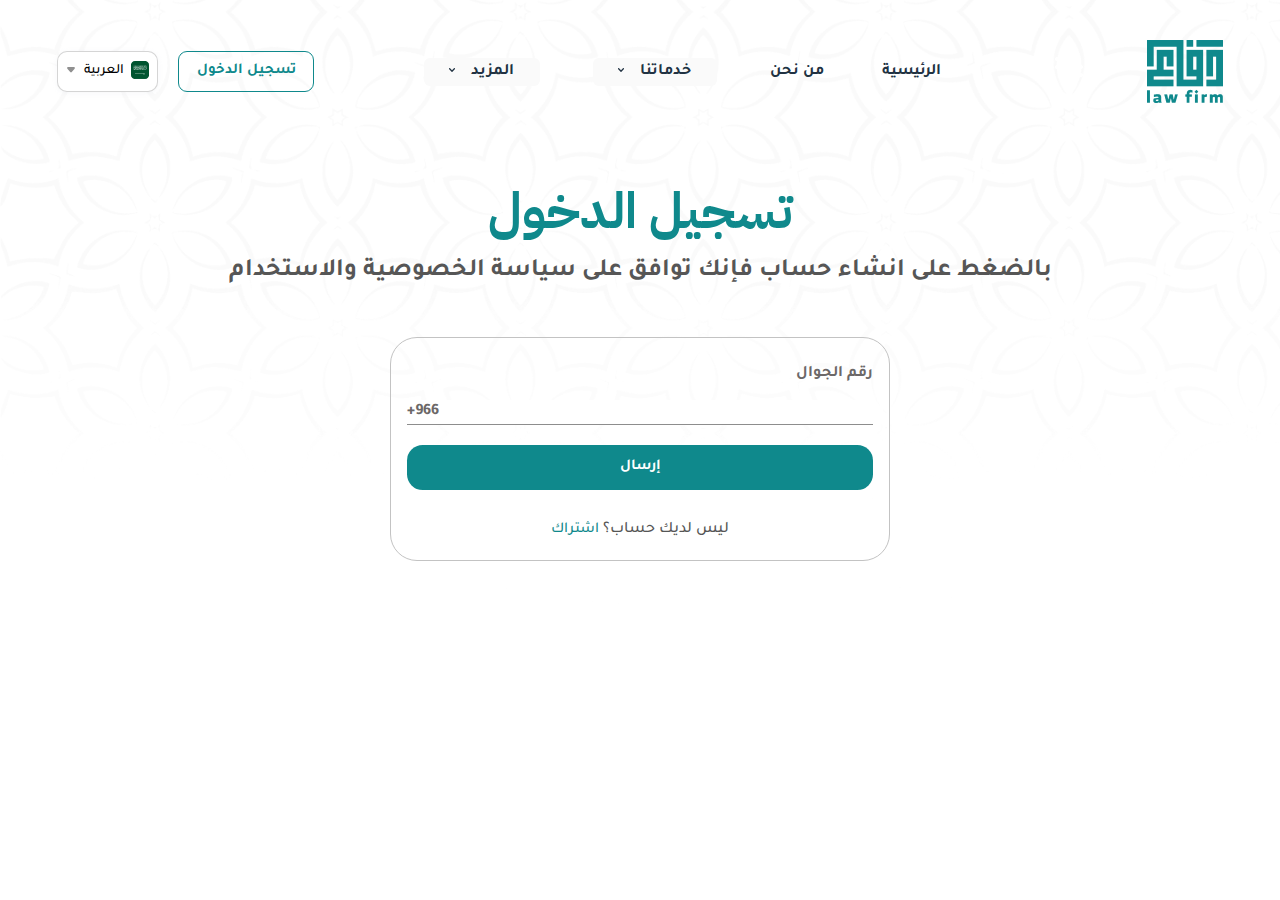
<file: login.html>
<!DOCTYPE html>
<html lang="ar" dir="rtl">
<head>
    <meta charset="UTF-8">
    <meta http-equiv="X-UA-Compatible" content="IE=edge">
    <meta name="viewport" content="width=device-width, initial-scale=1.0">
    <title>تسجيل دخول رقام</title>

    <!--Essential css files-->
    <link rel="stylesheet" href="assets/css/all.css">
    <link rel="stylesheet" href="assets/css/bootstrap.min.css">
    <link rel="stylesheet" href="assets/css/swiper-bundle.min.css">
    <link rel="stylesheet" href="assets/css/animate.css">
    <link rel="stylesheet" href="assets/css/style.css">

    <!--favicon-->
    <link rel="icon" href="assets/images/favicon.png">

</head>
<body>
    <!-- header section start -->
    <header class="arabic_header isSticky">
        <div class="container">
            <div class="row align-items-center">
                <div class="col-xl-2 col-lg-2 col-md-12 text-end">
                    <a class="logo" href="index.html">
                        <img src="assets/images/logo.png" alt="Arabic">
                        <img class="mbLogo" src="assets/images/mobile-logo.png" alt="Arabic">
                    </a>
                    <button class="humbarger-button">
                        <span class="menu-bar">
                            <svg width="28" height="20" viewBox="0 0 28 20" fill="none" xmlns="http://www.w3.org/2000/svg">
                                <path d="M2 0H12C12.5304 0 13.0391 0.210714 13.4142 0.585786C13.7893 0.960859 14 1.46957 14 2C14 2.53043 13.7893 3.03914 13.4142 3.41421C13.0391 3.78929 12.5304 4 12 4H2C1.46957 4 0.960859 3.78929 0.585786 3.41421C0.210714 3.03914 0 2.53043 0 2C0 1.46957 0.210714 0.960859 0.585786 0.585786C0.960859 0.210714 1.46957 0 2 0ZM16 16H26C26.5304 16 27.0391 16.2107 27.4142 16.5858C27.7893 16.9609 28 17.4696 28 18C28 18.5304 27.7893 19.0391 27.4142 19.4142C27.0391 19.7893 26.5304 20 26 20H16C15.4696 20 14.9609 19.7893 14.5858 19.4142C14.2107 19.0391 14 18.5304 14 18C14 17.4696 14.2107 16.9609 14.5858 16.5858C14.9609 16.2107 15.4696 16 16 16ZM2 8H26C26.5304 8 27.0391 8.21071 27.4142 8.58579C27.7893 8.96086 28 9.46957 28 10C28 10.5304 27.7893 11.0391 27.4142 11.4142C27.0391 11.7893 26.5304 12 26 12H2C1.46957 12 0.960859 11.7893 0.585786 11.4142C0.210714 11.0391 0 10.5304 0 10C0 9.46957 0.210714 8.96086 0.585786 8.58579C0.960859 8.21071 1.46957 8 2 8Z" fill="#fff"/>
                            </svg> 
                        </span>  
                        <span class="menu-close">
                            <svg width="19" height="18" viewBox="0 0 19 18" fill="none" xmlns="http://www.w3.org/2000/svg">
                                <path d="M17.6667 17L1 1M17.6667 1L1 17" stroke="white" stroke-width="2" stroke-linecap="round"/>
                            </svg> 
                        </span>                      
                    </button>
                </div>
                <div class="col-xl-10 col-lg-10 col-md-12">
                    <div class="arabic_header_menus">
                        <div class="main_menu">
                            <ul>
                                <li><a href="index.html">الرئيسية</a></li>
                                <li><a href="about.html">من نحن</a></li>
                                <li class="sub-menu"><a href="javascript:void(0);">
                                    خدماتنا
                                    <svg width="6" height="4" viewBox="0 0 6 4" fill="none" xmlns="http://www.w3.org/2000/svg">
                                        <path fill-rule="evenodd" clip-rule="evenodd" d="M2.55122 0.202734C2.66926 0.072917 2.82928 0 2.99611 0C3.16294 0 3.32295 0.072917 3.441 0.202734L5.8157 2.81662C5.93374 2.94667 6.00004 3.12302 6 3.30689C5.99996 3.49076 5.93359 3.66708 5.81549 3.79706C5.69738 3.92704 5.53722 4.00004 5.37024 4C5.20326 3.99996 5.04313 3.92687 4.92508 3.79683L2.99611 1.67281L1.06714 3.79683C0.948456 3.92317 0.789458 3.99312 0.624388 3.99163C0.459318 3.99014 0.301385 3.91731 0.184604 3.78885C0.0678229 3.66038 0.00153828 3.48654 2.6226e-05 3.30479C-0.00148535 3.12303 0.0618973 2.94788 0.176522 2.81708L2.5508 0.202271L2.55122 0.202734Z" fill="#213242"/>
                                        </svg>
                                    </a>
                                    <ul>
                                        <li><a href="plans.html">خطط الاعمال</a></li>
                                        <li><a href="contracts.html">المستندات والعقود</a></li>
                                        <li><a href="ask-lawyer.html">اسأل محام</a></li>
                                        <li><a href="accounting.html">خدمات المحاسبة</a></li>
                                        <li><a href="translation.html">خدمات الترجمة</a></li>
                                    </ul>
                                </li>
                                <li class="sub-menu">
                                    <a href="javascript:void(0);">
                                    المزيد
                                    <svg width="6" height="4" viewBox="0 0 6 4" fill="none" xmlns="http://www.w3.org/2000/svg">
                                        <path fill-rule="evenodd" clip-rule="evenodd" d="M2.55122 0.202734C2.66926 0.072917 2.82928 0 2.99611 0C3.16294 0 3.32295 0.072917 3.441 0.202734L5.8157 2.81662C5.93374 2.94667 6.00004 3.12302 6 3.30689C5.99996 3.49076 5.93359 3.66708 5.81549 3.79706C5.69738 3.92704 5.53722 4.00004 5.37024 4C5.20326 3.99996 5.04313 3.92687 4.92508 3.79683L2.99611 1.67281L1.06714 3.79683C0.948456 3.92317 0.789458 3.99312 0.624388 3.99163C0.459318 3.99014 0.301385 3.91731 0.184604 3.78885C0.0678229 3.66038 0.00153828 3.48654 2.6226e-05 3.30479C-0.00148535 3.12303 0.0618973 2.94788 0.176522 2.81708L2.5508 0.202271L2.55122 0.202734Z" fill="#213242"/>
                                        </svg></a>
                                    <ul>
                                        <li><a href="contact.html">تواصل معنا</a></li>
                                        <li><a href="privacy.html">سياسة الخصوصية</a></li>
                                        <li><a href="terms.html">الشروط والأحكام</a></li>
                                        <li><a href="faq.html">الأسئلة الشائعة</a></li>
                                    </ul>
                                </li>
                            </ul>
                        </div>
                        <div class="arabic_swicher_button d-flex align-items-center">
                            <a class="loginBtn button-animsm" href="login.html">تسجيل الدخول</a>
                            <div class="dropdown">
                                <button class="dropdown-toggle" type="button" data-bs-toggle="dropdown">
                                    <img src="assets/images/home/language.png" alt="Arabic"> العربية 
                                    <svg width="8" height="6" viewBox="0 0 8 6" fill="none" xmlns="http://www.w3.org/2000/svg">
                                        <path d="M6.86496 0L1.13504 0C0.287204 0 -0.175953 0.988856 0.366819 1.64018L3.23178 5.07813C3.63157 5.55789 4.36843 5.55789 4.76822 5.07814L7.63318 1.64018C8.17595 0.988857 7.7128 0 6.86496 0Z" fill="#909090"/>
                                    </svg>
                                </button>
                                <ul class="dropdown-menu">
                                  <li><img src="assets/images/home/en.png" alt="Arabic">English</li>
                                </ul>
                            </div>
                        </div>
                    </div>
                </div>
            </div>
        </div>
    </header>
    <!-- header section end -->

    <!-- Hero section Start -->
    <section class="hero-section pt-174 pb-90" style="background: url(assets/images/hero-image/banner-background.png)no-repeat scroll bottom center / cover;">
        <div class="container">
            <div class="row">
                <div class="col-lg-12">
                    <div class="hero-title text-center mb-50">
                        <h1 class="wow fadeInUp">تسجيل الدخول</h1>
                        <p class="wow fadeInUp" data-wow-delay="0.2s">بالضغط على انشاء حساب فإنك توافق على سياسة الخصوصية والاستخدام</p>
                    </div>
                    <div class="account-form pt-4 wow fadeInUp" data-wow-delay="0.4s">
                        <form action="#" id="mobileForm">
                            <label class="mb-3" >رقم الجوال</label>
                            <div class="numberFiled">
                                <label for="phoneInput">966+</label>
                                <input type="tel" value="" id="phoneInput" onchange="validatePhoneNumber()" required>
                            </div>
                            <div id="numberError" class="error mb-2"></div>
                            <button class="arabic-btn button-animlg mt-2" type="submit">إرسال</button>
                        </form>
                        <div class="login-other">
                            <p>ليس لديك حساب؟</p>
                            <a href="sign-up.html">اشتراك</a>
                        </div>
                    </div>
                </div>
            </div>
        </div>
    </section>
    <!-- Hero section end -->

    <a href="javascript:void(0);" id="backtotop"><i class="fa-solid fa-arrow-up"></i></a>

    <!--Esential Js Files-->
    <script src="assets/js/jquery.min.js"></script>
    <script src="assets/js/bootstrap.bundle.min.js"></script>
    <script src="assets/js/swiper-bundle.min.js"></script>
    <script src="assets/js/wow.js"></script>
    <script src="assets/js/script.js"></script>
    
</body>
</html>
</file>
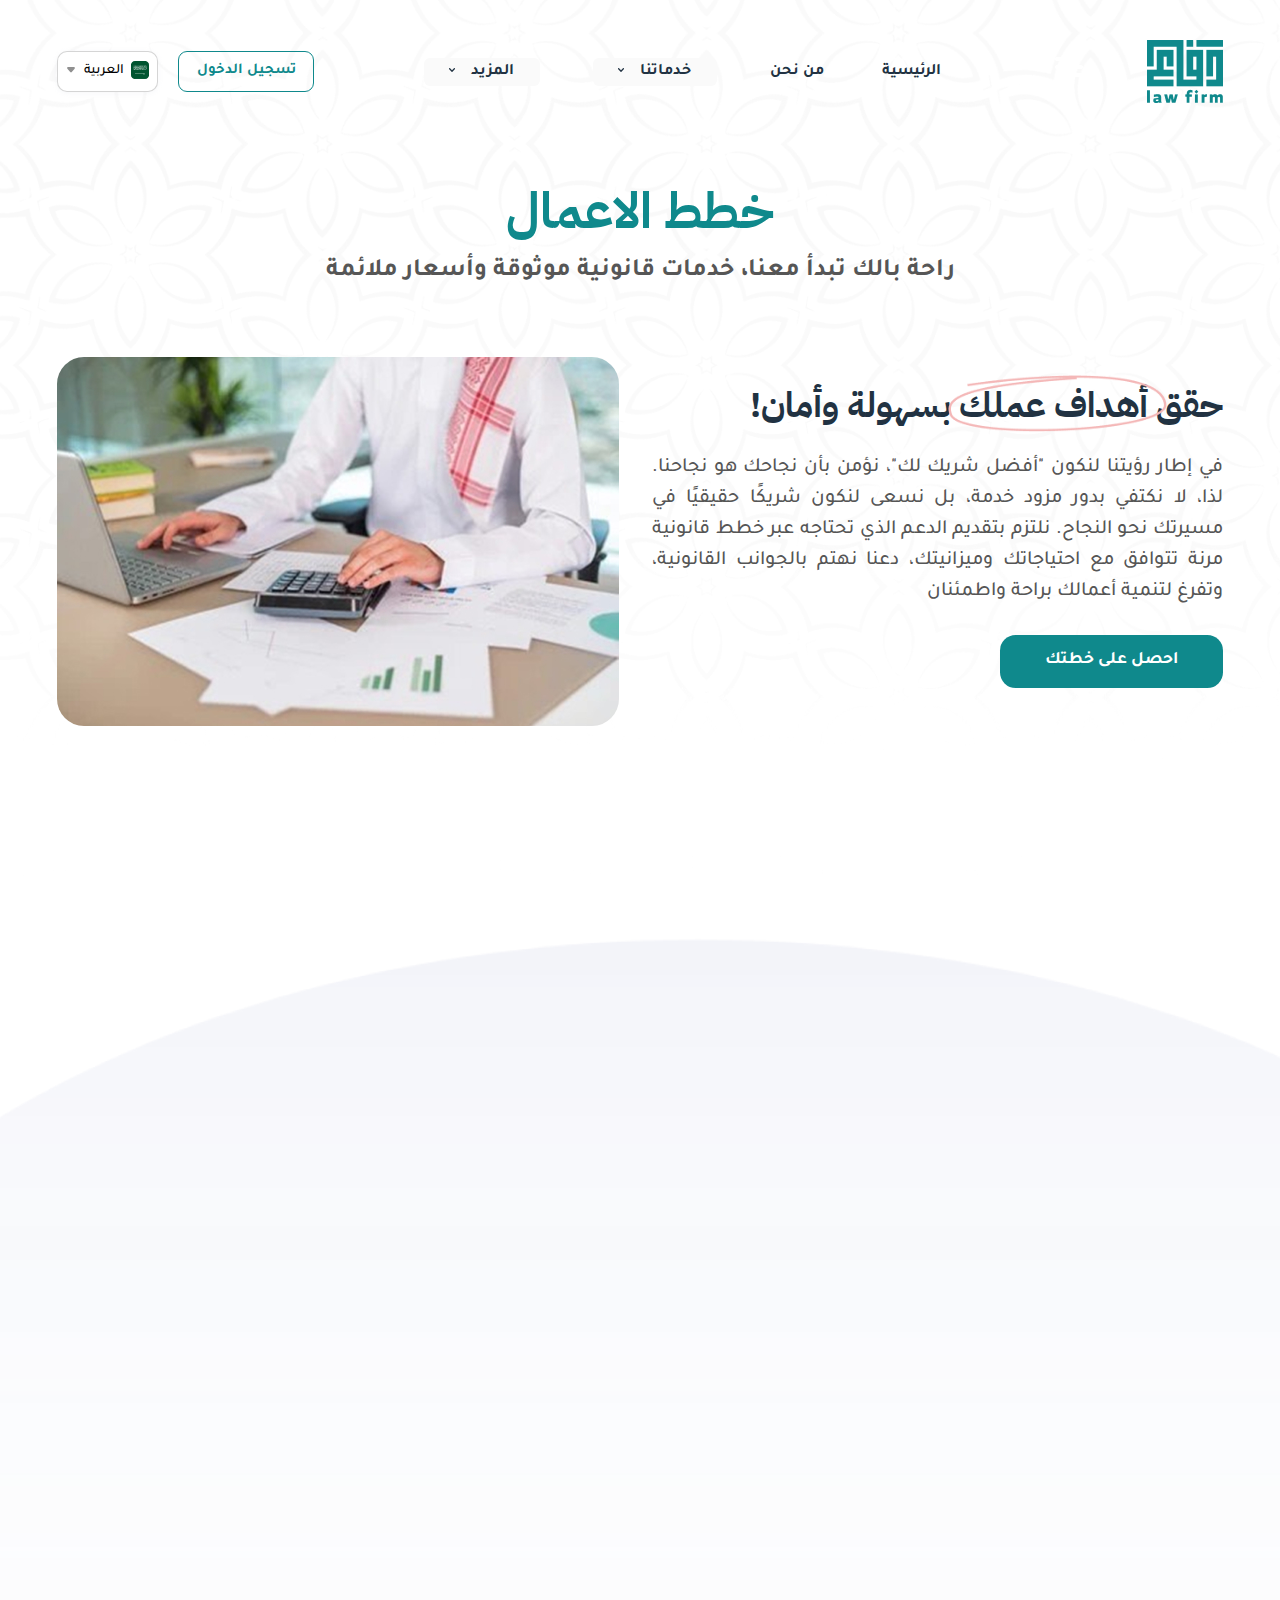
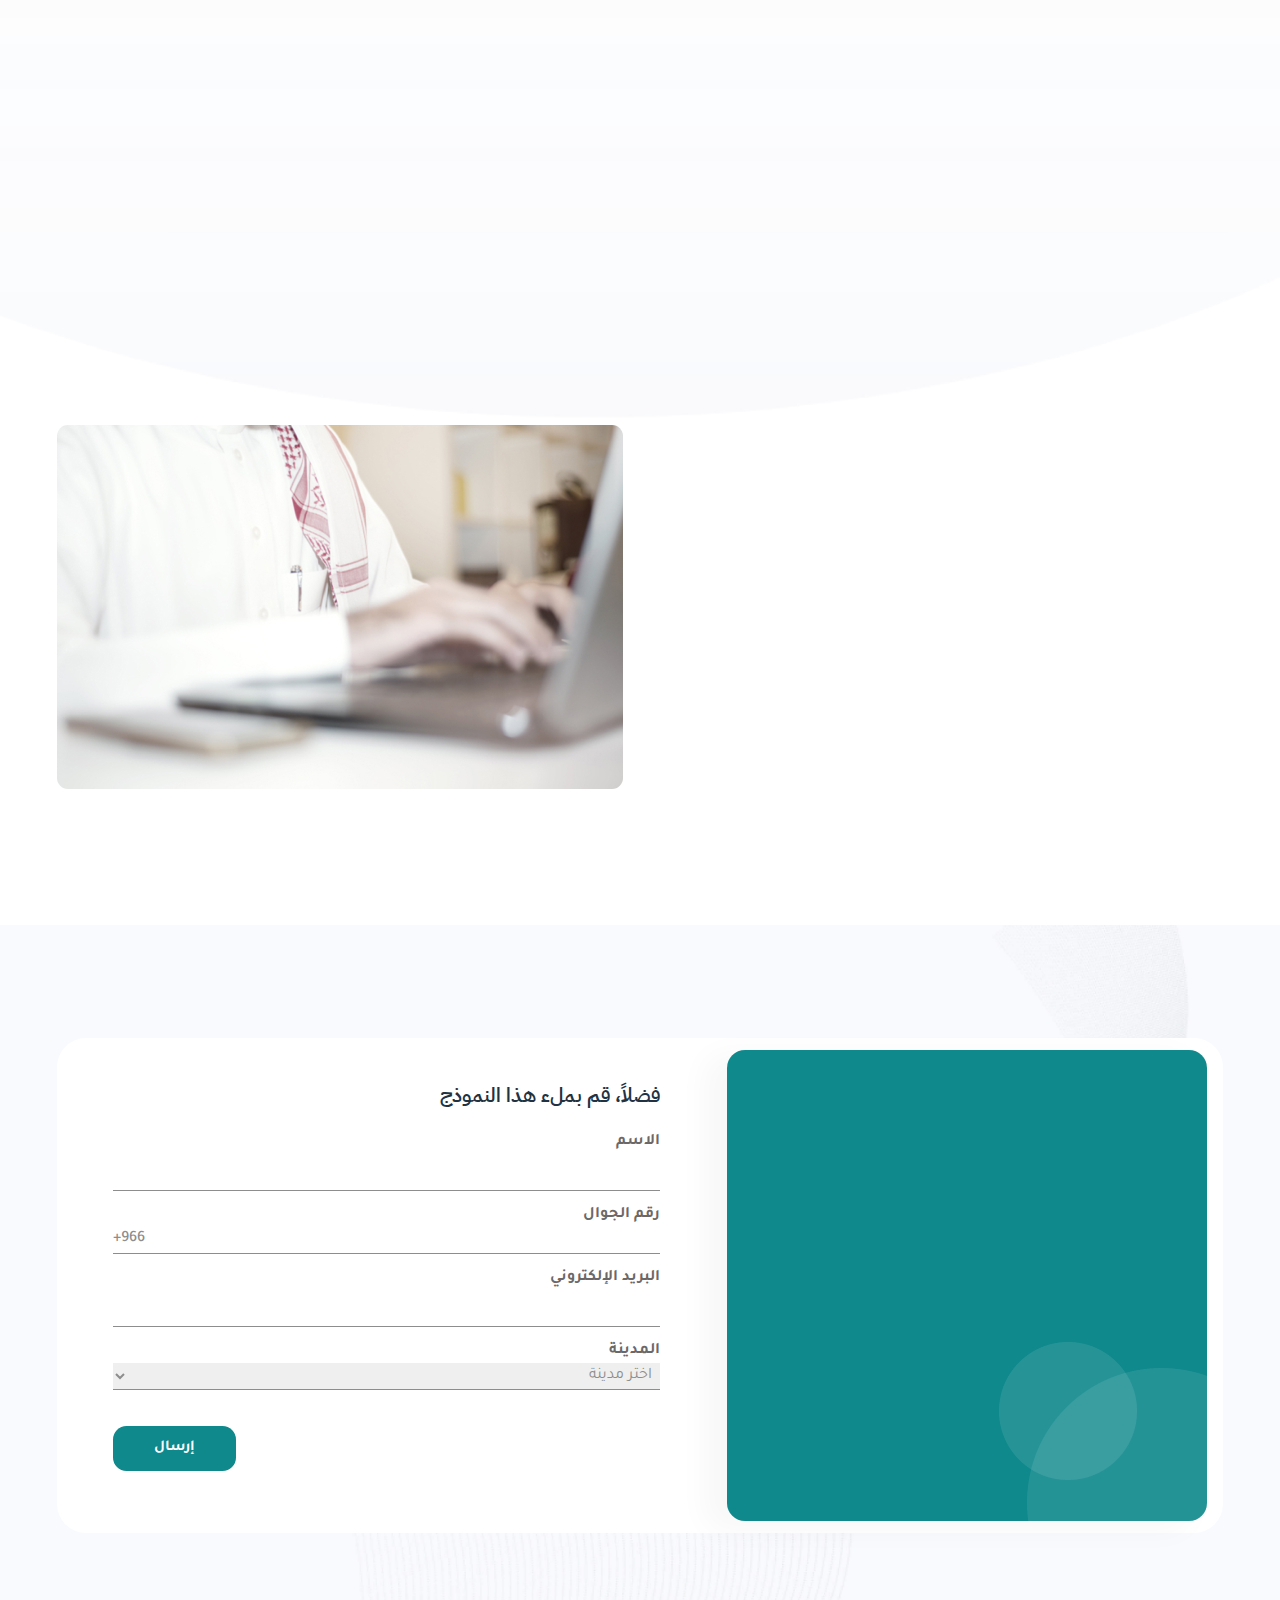
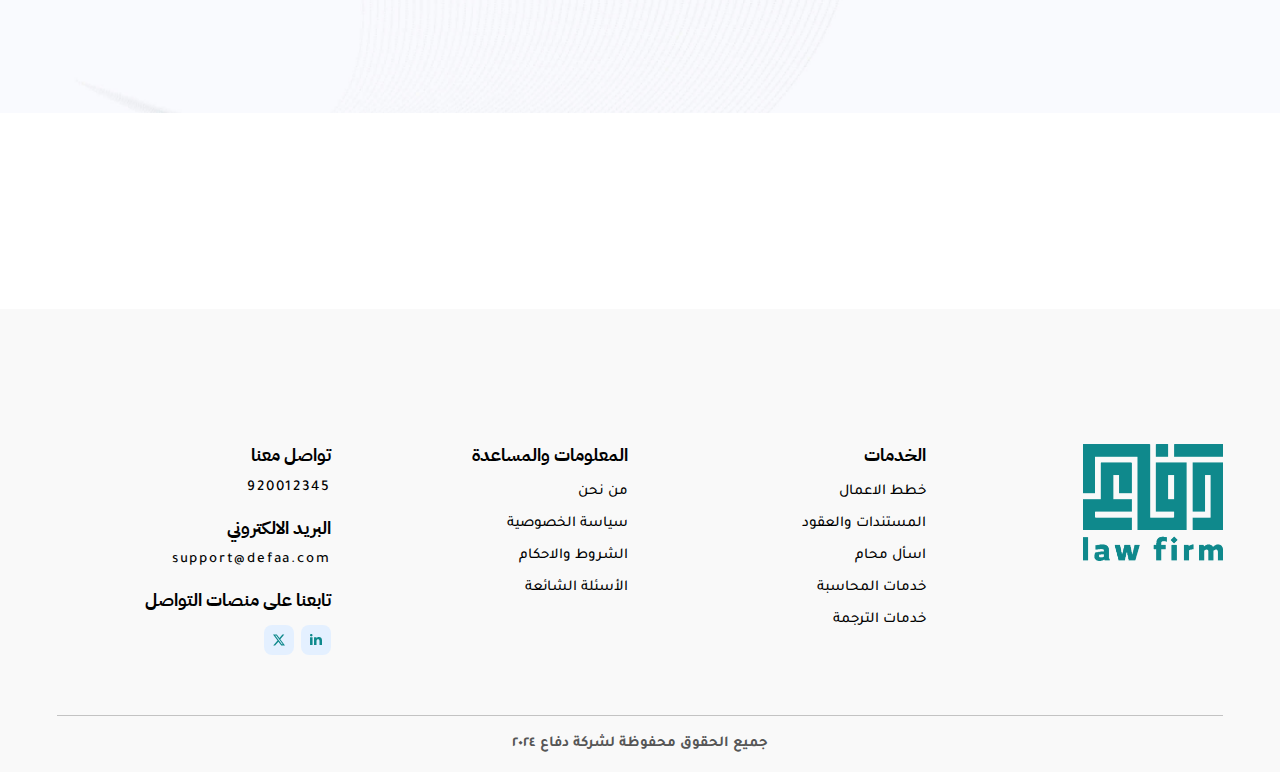
<file: plans.html>
<!DOCTYPE html>
<html lang="ar" dir="rtl">
<head>
    <meta charset="UTF-8">
    <meta http-equiv="X-UA-Compatible" content="IE=edge">
    <meta name="viewport" content="width=device-width, initial-scale=1.0">
    <title>الخطط</title>

    <!--Essential css files-->
    <link rel="stylesheet" href="assets/css/all.css">
    <link rel="stylesheet" href="assets/css/bootstrap.min.css">
    <link rel="stylesheet" href="assets/css/swiper-bundle.min.css">
    <link rel="stylesheet" href="assets/css/animate.css">
    <link rel="stylesheet" href="assets/css/style.css">

    <!--favicon-->
    <link rel="icon" href="assets/images/favicon.png">

</head>
<body>
    <!-- header section start -->
    <header class="arabic_header isSticky">
        <div class="container">
            <div class="row align-items-center">
                <div class="col-xl-2 col-lg-2 col-md-12 text-end">
                    <a class="logo" href="index.html">
                        <img src="assets/images/logo.png" alt="Arabic">
                        <img class="mbLogo" src="assets/images/mobile-logo.png" alt="Arabic">
                    </a>
                    <button class="humbarger-button">
                        <span class="menu-bar">
                            <svg width="28" height="20" viewBox="0 0 28 20" fill="none" xmlns="http://www.w3.org/2000/svg">
                                <path d="M2 0H12C12.5304 0 13.0391 0.210714 13.4142 0.585786C13.7893 0.960859 14 1.46957 14 2C14 2.53043 13.7893 3.03914 13.4142 3.41421C13.0391 3.78929 12.5304 4 12 4H2C1.46957 4 0.960859 3.78929 0.585786 3.41421C0.210714 3.03914 0 2.53043 0 2C0 1.46957 0.210714 0.960859 0.585786 0.585786C0.960859 0.210714 1.46957 0 2 0ZM16 16H26C26.5304 16 27.0391 16.2107 27.4142 16.5858C27.7893 16.9609 28 17.4696 28 18C28 18.5304 27.7893 19.0391 27.4142 19.4142C27.0391 19.7893 26.5304 20 26 20H16C15.4696 20 14.9609 19.7893 14.5858 19.4142C14.2107 19.0391 14 18.5304 14 18C14 17.4696 14.2107 16.9609 14.5858 16.5858C14.9609 16.2107 15.4696 16 16 16ZM2 8H26C26.5304 8 27.0391 8.21071 27.4142 8.58579C27.7893 8.96086 28 9.46957 28 10C28 10.5304 27.7893 11.0391 27.4142 11.4142C27.0391 11.7893 26.5304 12 26 12H2C1.46957 12 0.960859 11.7893 0.585786 11.4142C0.210714 11.0391 0 10.5304 0 10C0 9.46957 0.210714 8.96086 0.585786 8.58579C0.960859 8.21071 1.46957 8 2 8Z" fill="#fff"/>
                            </svg> 
                        </span>  
                        <span class="menu-close">
                            <svg width="19" height="18" viewBox="0 0 19 18" fill="none" xmlns="http://www.w3.org/2000/svg">
                                <path d="M17.6667 17L1 1M17.6667 1L1 17" stroke="white" stroke-width="2" stroke-linecap="round"/>
                            </svg> 
                        </span>                      
                    </button>
                </div>
                <div class="col-xl-10 col-lg-10 col-md-12">
                    <div class="arabic_header_menus">
                        <div class="main_menu">
                            <ul>
                                <li><a href="index.html">الرئيسية</a></li>
                                <li><a href="about.html">من نحن</a></li>
                                <li class="sub-menu"><a href="javascript:void(0);">
                                    خدماتنا
                                    <svg width="6" height="4" viewBox="0 0 6 4" fill="none" xmlns="http://www.w3.org/2000/svg">
                                        <path fill-rule="evenodd" clip-rule="evenodd" d="M2.55122 0.202734C2.66926 0.072917 2.82928 0 2.99611 0C3.16294 0 3.32295 0.072917 3.441 0.202734L5.8157 2.81662C5.93374 2.94667 6.00004 3.12302 6 3.30689C5.99996 3.49076 5.93359 3.66708 5.81549 3.79706C5.69738 3.92704 5.53722 4.00004 5.37024 4C5.20326 3.99996 5.04313 3.92687 4.92508 3.79683L2.99611 1.67281L1.06714 3.79683C0.948456 3.92317 0.789458 3.99312 0.624388 3.99163C0.459318 3.99014 0.301385 3.91731 0.184604 3.78885C0.0678229 3.66038 0.00153828 3.48654 2.6226e-05 3.30479C-0.00148535 3.12303 0.0618973 2.94788 0.176522 2.81708L2.5508 0.202271L2.55122 0.202734Z" fill="#213242"/>
                                        </svg>
                                    </a>
                                    <ul>
                                        <li><a href="plans.html">خطط الاعمال</a></li>
                                        <li><a href="contracts.html">المستندات والعقود</a></li>
                                        <li><a href="ask-lawyer.html">اسأل محام</a></li>
                                        <li><a href="accounting.html">خدمات المحاسبة</a></li>
                                        <li><a href="translation.html">خدمات الترجمة</a></li>
                                    </ul>
                                </li>
                                <li class="sub-menu">
                                    <a href="javascript:void(0);">
                                    المزيد
                                    <svg width="6" height="4" viewBox="0 0 6 4" fill="none" xmlns="http://www.w3.org/2000/svg">
                                        <path fill-rule="evenodd" clip-rule="evenodd" d="M2.55122 0.202734C2.66926 0.072917 2.82928 0 2.99611 0C3.16294 0 3.32295 0.072917 3.441 0.202734L5.8157 2.81662C5.93374 2.94667 6.00004 3.12302 6 3.30689C5.99996 3.49076 5.93359 3.66708 5.81549 3.79706C5.69738 3.92704 5.53722 4.00004 5.37024 4C5.20326 3.99996 5.04313 3.92687 4.92508 3.79683L2.99611 1.67281L1.06714 3.79683C0.948456 3.92317 0.789458 3.99312 0.624388 3.99163C0.459318 3.99014 0.301385 3.91731 0.184604 3.78885C0.0678229 3.66038 0.00153828 3.48654 2.6226e-05 3.30479C-0.00148535 3.12303 0.0618973 2.94788 0.176522 2.81708L2.5508 0.202271L2.55122 0.202734Z" fill="#213242"/>
                                        </svg></a>
                                    <ul>
                                        <li><a href="contact.html">تواصل معنا</a></li>
                                        <li><a href="privacy.html">سياسة الخصوصية</a></li>
                                        <li><a href="terms.html">الشروط والأحكام</a></li>
                                        <li><a href="faq.html">الأسئلة الشائعة</a></li>
                                    </ul>
                                </li>
                            </ul>
                        </div>
                        <div class="arabic_swicher_button d-flex align-items-center">
                            <a class="loginBtn button-animsm" href="login.html">تسجيل الدخول</a>
                            <div class="dropdown">
                                <button class="dropdown-toggle" type="button" data-bs-toggle="dropdown">
                                    <img src="assets/images/home/language.png" alt="Arabic"> العربية 
                                    <svg width="8" height="6" viewBox="0 0 8 6" fill="none" xmlns="http://www.w3.org/2000/svg">
                                        <path d="M6.86496 0L1.13504 0C0.287204 0 -0.175953 0.988856 0.366819 1.64018L3.23178 5.07813C3.63157 5.55789 4.36843 5.55789 4.76822 5.07814L7.63318 1.64018C8.17595 0.988857 7.7128 0 6.86496 0Z" fill="#909090"/>
                                    </svg>
                                </button>
                                <ul class="dropdown-menu">
                                  <li><img src="assets/images/home/en.png" alt="Arabic">English</li>
                                </ul>
                            </div>
                        </div>
                    </div>
                </div>
            </div>
        </div>
    </header>
    <!-- header section end -->

    <!-- Hero section Start -->
    <section class="hero-section pt-174 pb-200" style="background: url(assets/images/hero-image/banner-background.png)no-repeat scroll bottom center / cover;">
        <div class="container">
            <div class="row">
                <div class="col-lg-12">
                    <div class="hero-title text-center mb-70">
                        <h1 class="wow fadeInUp">خطط الاعمال</h1>
                        <p class="wow fadeInUp" data-wow-delay="0.2s">راحة بالك تبدأ معنا، خدمات قانونية موثوقة وأسعار ملائمة</p>
                    </div>
                </div>
            </div>
            <div class="row align-items-center">
                <div class="col-xl-6 col-lg-6 col-md-6 order-sm2">
                    <div class="hero-content">
                        <h2 class="heading-color wow fadeInUp" >حقق <span>أهداف عملك</span> بسهولة وأمان!</h2>
                        <p class="wow fadeInUp" data-wow-delay="0.2s">في إطار رؤيتنا لنكون "أفضل شريك لك"، نؤمن بأن نجاحك هو نجاحنا. لذا، لا نكتفي بدور مزود خدمة، بل نسعى لنكون شريكًا حقيقيًا في مسيرتك نحو النجاح. نلتزم بتقديم الدعم الذي تحتاجه عبر خطط قانونية مرنة تتوافق مع احتياجاتك وميزانيتك، دعنا نهتم بالجوانب القانونية، وتفرغ لتنمية أعمالك براحة واطمئنان</p>
                        <a class="arabic-btn button-animsm wow fadeInUp" data-wow-delay="0.4s" href="#pricing-scrollFixed">احصل على خطتك</a>
                    </div>
                </div>
                <div class="col-xl-6 col-lg-6 col-md-6 order-sm1">
                    <div class="hero-image">
                        <img src="assets/images/hero-image/hero-img01.jpg" alt="Arabic">
                    </div>
                </div>
            </div>
        </div>
    </section>
    <!-- Hero section end -->

    <!-- Price section Start -->
    <section class="pricing-section" id="pricing-scrollFixed">
        <div class="container">
            <div class="row">
                <div class="col-lg-12 text-center">
                    <h2 class="heading-title wow fadeInUp">باقات الأعمال القانونية</h2>
                    <p class="subtitle mb-20 wow fadeInUp" data-wow-delay="0.2">نسعى جاهدين لنكون الشريك القانوني الذي تراهن عليه في رحلة نجاحك</p>
                </div>
            </div>
            <nav class="wow fadeInUp" data-wow-delay="0.4">
                <div class="nav nav-tabs price-filter-buttons text-center" id="nav-tab" role="tablist">
                  <button class="nav-link active" id="nav-month-tab" data-bs-toggle="tab" data-bs-target="#nav-month" type="button" onmousedown="mouseclick.play()">اشتراك 6 شهور</button>
                  <button class="nav-link" id="nav-year-tab" data-bs-toggle="tab" data-bs-target="#nav-year" type="button" onmousedown="mouseclick.play()">اشتراك سنوي</button>
                </div>
            </nav>
            <div class="tab-content wow fadeInUp" data-wow-delay="0.6s" id="nav-tabContent">
                <div class="tab-pane fade show active" id="nav-month" aria-labelledby="nav-month-tab" tabindex="0">
                    <div class="row gx-22 gy-30">
                    <div class="col-xl-4 col-lg-4 col-md-6">
                        <div class="price-box ibox03">
                            <div class="price-header">
                                <button>الأساسية</button>
                                <h2>1990 <span>ريال</span></h2>
                            </div>
                            <ul>
                                <li>
                                    <svg width="25" height="25" viewBox="0 0 25 25" fill="none" xmlns="http://www.w3.org/2000/svg" xmlns:xlink="http://www.w3.org/1999/xlink">
                                        <rect x="0.167969" width="24.832" height="24.832" rx="7.09487" fill="#A3D9A5"/>
                                        <mask id="mask0_98_8073" style="mask-type:alpha" maskUnits="userSpaceOnUse" x="0" y="0" width="25" height="25">
                                        <rect width="25" height="25" rx="7.09487" fill="url(#pattern0_98_807)"/>
                                        <rect width="25" height="25" rx="7.09487" fill="#A3D9A5"/>
                                        </mask>
                                        <g mask="url(#mask0_98_807)">
                                        <path d="M16.2222 18H8.31825V15.808L11.7583 12.864C12.0676 12.5973 12.3289 12.3573 12.5423 12.144C12.7556 11.92 12.9263 11.7067 13.0543 11.504C13.1929 11.2907 13.2889 11.0827 13.3423 10.88C13.4063 10.6773 13.4383 10.4587 13.4383 10.224V10C13.4383 9.78667 13.3956 9.6 13.3103 9.44C13.2249 9.28 13.1129 9.14667 12.9743 9.04C12.8356 8.93333 12.6756 8.85333 12.4943 8.8C12.3236 8.74667 12.1476 8.72 11.9663 8.72C11.6996 8.72 11.4649 8.76267 11.2623 8.848C11.0703 8.93333 10.8996 9.05067 10.7503 9.2C10.6116 9.33867 10.4943 9.504 10.3983 9.696C10.3023 9.87733 10.2276 10.0747 10.1743 10.288L8.07825 9.488C8.20625 9.104 8.38225 8.74133 8.60625 8.4C8.83025 8.048 9.10758 7.744 9.43825 7.488C9.77958 7.22133 10.1796 7.01333 10.6383 6.864C11.0969 6.71467 11.6143 6.64 12.1903 6.64C12.7983 6.64 13.3369 6.72533 13.8063 6.896C14.2756 7.06667 14.6703 7.30133 14.9903 7.6C15.3209 7.89867 15.5716 8.256 15.7423 8.672C15.9129 9.07733 15.9983 9.52 15.9983 10C15.9983 10.48 15.9183 10.9173 15.7583 11.312C15.5983 11.7067 15.3796 12.08 15.1023 12.432C14.8356 12.7733 14.5209 13.0987 14.1583 13.408C13.7956 13.7173 13.4169 14.032 13.0223 14.352L10.9423 15.984H16.2222V18Z" fill="white"/>
                                        </g>
                                        <defs>
                                        <pattern id="pattern0_98_8074" patternContentUnits="objectBoundingBox" width="1" height="1">
                                        <use xlink:href="#image0_98_807" transform="scale(0.00471698)"/>
                                        </pattern>
                                        <image id="image0_98_807" width="212" height="212" xlink:href="[data-uri]"/>
                                        </defs>
                                        </svg>
                                         استشارات قانونية مكتوبة 
                                </li>
                                <li>
                                    <svg width="25" height="25" viewBox="0 0 25 25" fill="none" xmlns="http://www.w3.org/2000/svg" xmlns:xlink="http://www.w3.org/1999/xlink">
                                        <rect x="0.167969" width="24.832" height="24.832" rx="7.09487" fill="#A3D9A5"/>
                                        <mask id="mask0_98_8136" style="mask-type:alpha" maskUnits="userSpaceOnUse" x="0" y="0" width="25" height="25">
                                        <rect width="25" height="25" rx="7.09487" fill="url(#pattern0_98_813)"/>
                                        <rect width="25" height="25" rx="7.09487" fill="#A3D9A5"/>
                                        </mask>
                                        <g mask="url(#mask0_98_813)">
                                        <path d="M16.2222 18H8.31825V15.808L11.7583 12.864C12.0676 12.5973 12.3289 12.3573 12.5423 12.144C12.7556 11.92 12.9263 11.7067 13.0543 11.504C13.1929 11.2907 13.2889 11.0827 13.3423 10.88C13.4063 10.6773 13.4383 10.4587 13.4383 10.224V10C13.4383 9.78667 13.3956 9.6 13.3103 9.44C13.2249 9.28 13.1129 9.14667 12.9743 9.04C12.8356 8.93333 12.6756 8.85333 12.4943 8.8C12.3236 8.74667 12.1476 8.72 11.9663 8.72C11.6996 8.72 11.4649 8.76267 11.2623 8.848C11.0703 8.93333 10.8996 9.05067 10.7503 9.2C10.6116 9.33867 10.4943 9.504 10.3983 9.696C10.3023 9.87733 10.2276 10.0747 10.1743 10.288L8.07825 9.488C8.20625 9.104 8.38225 8.74133 8.60625 8.4C8.83025 8.048 9.10758 7.744 9.43825 7.488C9.77958 7.22133 10.1796 7.01333 10.6383 6.864C11.0969 6.71467 11.6143 6.64 12.1903 6.64C12.7983 6.64 13.3369 6.72533 13.8063 6.896C14.2756 7.06667 14.6703 7.30133 14.9903 7.6C15.3209 7.89867 15.5716 8.256 15.7423 8.672C15.9129 9.07733 15.9983 9.52 15.9983 10C15.9983 10.48 15.9183 10.9173 15.7583 11.312C15.5983 11.7067 15.3796 12.08 15.1023 12.432C14.8356 12.7733 14.5209 13.0987 14.1583 13.408C13.7956 13.7173 13.4169 14.032 13.0223 14.352L10.9423 15.984H16.2222V18Z" fill="white"/>
                                        </g>
                                        <defs>
                                        <pattern id="pattern0_98_8133" patternContentUnits="objectBoundingBox" width="1" height="1">
                                        <use xlink:href="#image0_98_813" transform="scale(0.00471698)"/>
                                        </pattern>
                                        <image id="image0_98_8132" width="212" height="212" xlink:href="[data-uri]"/>
                                        </defs>
                                        </svg>
                                         استشارات هاتفية ، مدة كل منها 30 دقيقة
                                </li>
                                <li>
                                    <svg width="25" height="25" viewBox="0 0 25 25" fill="none" xmlns="http://www.w3.org/2000/svg" xmlns:xlink="http://www.w3.org/1999/xlink">
                                        <rect x="0.167969" width="24.832" height="24.832" rx="7.09487" fill="#A3D9A5"/>
                                        <mask id="mask0_98_8195" style="mask-type:alpha" maskUnits="userSpaceOnUse" x="0" y="0" width="25" height="25">
                                        <rect width="25" height="25" rx="7.09487" fill="url(#pattern0_98_819)"/>
                                        <rect width="25" height="25" rx="7.09487" fill="#A3D9A5"/>
                                        </mask>
                                        <g mask="url(#mask0_98_819)">
                                        <path d="M12.7983 18V15.856H7.88625V13.808L12.2383 6.832H15.0863V14H16.4943V15.856H15.0863V18H12.7983ZM9.80625 14H12.7983V9.312H12.6383L9.80625 14Z" fill="white"/>
                                        </g>
                                        <defs>
                                        <pattern id="pattern0_98_8192" patternContentUnits="objectBoundingBox" width="1" height="1">
                                        <use xlink:href="#image0_98_819" transform="scale(0.00471698)"/>
                                        </pattern>
                                        <image id="image0_98_8196" width="212" height="212" xlink:href="[data-uri]"/>
                                        </defs>
                                        </svg>
                                         مراجعات قانونية لمستندات مختلفة  
                                </li>
                                <li>
                                    <svg width="25" height="25" viewBox="0 0 25 25" fill="none" xmlns="http://www.w3.org/2000/svg" xmlns:xlink="http://www.w3.org/1999/xlink">
                                        <rect x="0.167969" width="24.832" height="24.832" rx="7.09487" fill="#A3D9A5"/>
                                        <mask id="mask0_98_8253" style="mask-type:alpha" maskUnits="userSpaceOnUse" x="0" y="0" width="25" height="25">
                                        <rect width="25" height="25" rx="7.09487" fill="url(#pattern0_98_825)"/>
                                        <rect width="25" height="25" rx="7.09487" fill="#A3D9A5"/>
                                        </mask>
                                        <g mask="url(#mask0_98_825)">
                                        <path d="M8.91025 18V16.064H11.9183V8.576H11.7743L9.50225 11.552L7.96625 10.352L10.6383 6.832H14.3183V16.064H16.6863V18H8.91025Z" fill="white"/>
                                        </g>
                                        <defs>
                                        <pattern id="pattern0_98_8259" patternContentUnits="objectBoundingBox" width="1" height="1">
                                        <use xlink:href="#image0_98_825" transform="scale(0.00471698)"/>
                                        </pattern>
                                        <image id="image0_98_8258" width="212" height="212" xlink:href="[data-uri]"/>
                                        </defs>
                                        </svg>
                                         طلب تنفيذ "مطالبة مالية"
                                </li>
                                <li>
                                    <svg width="25" height="25" viewBox="0 0 25 25" fill="none" xmlns="http://www.w3.org/2000/svg" xmlns:xlink="http://www.w3.org/1999/xlink">
                                        <rect x="0.167969" width="24.832" height="24.832" rx="7.09487" fill="#A3D9A5"/>
                                        <mask id="mask0_98_8317" style="mask-type:alpha" maskUnits="userSpaceOnUse" x="0" y="0" width="25" height="25">
                                        <rect width="25" height="25" rx="7.09487" fill="url(#pattern0_98_831)"/>
                                        <rect width="25" height="25" rx="7.09487" fill="#A3D9A5"/>
                                        </mask>
                                        <g mask="url(#mask0_98_831)">
                                        <path d="M8.91025 18V16.064H11.9183V8.576H11.7743L9.50225 11.552L7.96625 10.352L10.6383 6.832H14.3183V16.064H16.6863V18H8.91025Z" fill="white"/>
                                        </g>
                                        <defs>
                                        <pattern id="pattern0_98_8318" patternContentUnits="objectBoundingBox" width="1" height="1">
                                        <use xlink:href="#image0_98_831" transform="scale(0.00471698)"/>
                                        </pattern>
                                        <image id="image0_98_8317" width="212" height="212" xlink:href="[data-uri]"/>
                                        </defs>
                                        </svg>
                                         دراسة قضية
                                </li>
                                <li>
                                    <svg width="25" height="25" viewBox="0 0 25 25" fill="none" xmlns="http://www.w3.org/2000/svg" xmlns:xlink="http://www.w3.org/1999/xlink">
                                        <rect x="0.167969" width="24.832" height="24.832" rx="7.09487" fill="#A3D9A5"/>
                                        <mask id="mask0_98_8379" style="mask-type:alpha" maskUnits="userSpaceOnUse" x="0" y="0" width="25" height="25">
                                        <rect width="25" height="25" rx="7.09487" fill="url(#pattern0_98_837)"/>
                                        <rect width="25" height="25" rx="7.09487" fill="#A3D9A5"/>
                                        </mask>
                                        <g mask="url(#mask0_98_837)">
                                        <path d="M8.91025 18V16.064H11.9183V8.576H11.7743L9.50225 11.552L7.96625 10.352L10.6383 6.832H14.3183V16.064H16.6863V18H8.91025Z" fill="white"/>
                                        </g>
                                        <defs>
                                        <pattern id="pattern0_98_83758" patternContentUnits="objectBoundingBox" width="1" height="1">
                                        <use xlink:href="#image0_98_837" transform="scale(0.00471698)"/>
                                        </pattern>
                                        <image id="image0_98_8374" width="212" height="212" xlink:href="[data-uri]"/>
                                        </defs>
                                        </svg>
                                         تنفيذ "طلب مصالحة" أو إخطار قضائي</li>
                            </ul>
                            <div class="price-footer">
                                <div class="prf-list">
                                    <ul>
                                        <li class="mb-0 align-items-center">
                                            <svg width="9" height="12" viewBox="0 0 9 12" fill="none" xmlns="http://www.w3.org/2000/svg">
                                                <path d="M1.5 12H2.565C2.78877 11.9979 3.0055 11.9215 3.18115 11.7829C3.35681 11.6442 3.48145 11.4512 3.5355 11.234C3.59339 11.0226 3.71914 10.836 3.8934 10.7031C4.06767 10.5701 4.2808 10.4981 4.5 10.4981C4.7192 10.4981 4.93233 10.5701 5.1066 10.7031C5.28086 10.836 5.40661 11.0226 5.4645 11.234C5.51855 11.4512 5.64319 11.6442 5.81885 11.7829C5.9945 11.9215 6.21123 11.9979 6.435 12H7.5C7.89782 12 8.27936 11.842 8.56066 11.5607C8.84196 11.2794 9 10.8978 9 10.5V8.5H7C6.86739 8.5 6.74021 8.44732 6.64645 8.35355C6.55268 8.25979 6.5 8.13261 6.5 8C6.5 7.86739 6.55268 7.74021 6.64645 7.64645C6.74021 7.55268 6.86739 7.5 7 7.5H9V2.5C8.99921 1.8372 8.73556 1.20178 8.26689 0.73311C7.79822 0.264441 7.1628 0.000793929 6.5 0L6.435 0C6.21123 0.00212591 5.9945 0.0785066 5.81885 0.21715C5.64319 0.355793 5.51855 0.548846 5.4645 0.766C5.40661 0.977419 5.28086 1.16396 5.1066 1.29693C4.93233 1.42989 4.7192 1.50192 4.5 1.50192C4.2808 1.50192 4.06767 1.42989 3.8934 1.29693C3.71914 1.16396 3.59339 0.977419 3.5355 0.766C3.48145 0.548846 3.35681 0.355793 3.18115 0.21715C3.0055 0.0785066 2.78877 0.00212591 2.565 0L2.5 0C1.8372 0.000793929 1.20178 0.264441 0.73311 0.73311C0.264441 1.20178 0.000793929 1.8372 0 2.5V7.5H2C2.13261 7.5 2.25979 7.55268 2.35355 7.64645C2.44732 7.74021 2.5 7.86739 2.5 8C2.5 8.13261 2.44732 8.25979 2.35355 8.35355C2.25979 8.44732 2.13261 8.5 2 8.5H0V10.5C0 10.8978 0.158035 11.2794 0.43934 11.5607C0.720644 11.842 1.10218 12 1.5 12ZM4 7.5H5C5.13261 7.5 5.25979 7.55268 5.35355 7.64645C5.44732 7.74021 5.5 7.86739 5.5 8C5.5 8.13261 5.44732 8.25979 5.35355 8.35355C5.25979 8.44732 5.13261 8.5 5 8.5H4C3.86739 8.5 3.74021 8.44732 3.64645 8.35355C3.55268 8.25979 3.5 8.13261 3.5 8C3.5 7.86739 3.55268 7.74021 3.64645 7.64645C3.74021 7.55268 3.86739 7.5 4 7.5Z" fill="#A3D9A5"/>
                                                </svg>                                                
                                                <strong>10%</strong>
                                                خصم على القضايا الأخرى 
                                        </li>
                                    </ul>
                                </div>
                                <a class="price-btn button-animlg" href="#">اشترك الان</a>
                            </div>
                        </div>
                    </div>

                    <div class="col-xl-4 col-lg-4 col-md-6">
                        <div class="price-box ibox02">
                            <div class="price-header">
                                <button>الذهبية</button>
                                <h2>6,900 <span>ريال</span></h2>
                            </div>
                            <ul>
                                <li>
                                    <svg width="25" height="25" viewBox="0 0 25 25" fill="none" xmlns="http://www.w3.org/2000/svg">
                                        <rect x="0.167969" width="24.832" height="24.832" rx="7.09487" fill="#BDC3C7"/>
                                        <path d="M11.5983 11.248C12.1956 11.248 12.6276 11.136 12.8943 10.912C13.1716 10.6773 13.3103 10.3893 13.3103 10.048V9.936C13.3103 9.53067 13.1769 9.20533 12.9103 8.96C12.6543 8.71467 12.2863 8.592 11.8063 8.592C11.3583 8.592 10.9369 8.70933 10.5423 8.944C10.1476 9.168 9.81158 9.49333 9.53425 9.92L8.03025 8.512C8.24358 8.23467 8.47292 7.984 8.71825 7.76C8.96358 7.52533 9.24092 7.328 9.55025 7.168C9.85958 6.99733 10.2063 6.86933 10.5903 6.784C10.9743 6.688 11.4063 6.64 11.8863 6.64C12.4836 6.64 13.0223 6.70933 13.5023 6.848C13.9929 6.98667 14.4089 7.18933 14.7503 7.456C15.1023 7.712 15.3689 8.02133 15.5503 8.384C15.7423 8.74667 15.8383 9.152 15.8383 9.6C15.8383 9.952 15.7796 10.272 15.6623 10.56C15.5556 10.848 15.4009 11.0987 15.1983 11.312C15.0063 11.5253 14.7823 11.7013 14.5263 11.84C14.2703 11.968 13.9983 12.0587 13.7103 12.112V12.208C14.0409 12.272 14.3449 12.3787 14.6223 12.528C14.9103 12.6667 15.1556 12.848 15.3583 13.072C15.5716 13.296 15.7369 13.5627 15.8542 13.872C15.9716 14.1707 16.0303 14.512 16.0303 14.896C16.0303 15.3973 15.9289 15.8507 15.7263 16.256C15.5236 16.6613 15.2356 17.008 14.8623 17.296C14.4889 17.584 14.0409 17.808 13.5183 17.968C12.9956 18.1173 12.4196 18.192 11.7903 18.192C11.2249 18.192 10.7236 18.1333 10.2863 18.016C9.84892 17.8987 9.46492 17.744 9.13425 17.552C8.81425 17.3493 8.53158 17.12 8.28625 16.864C8.05158 16.608 7.84358 16.336 7.66225 16.048L9.43825 14.672C9.68358 15.1307 9.98225 15.5093 10.3343 15.808C10.6969 16.096 11.1823 16.24 11.7903 16.24C12.3343 16.24 12.7556 16.1067 13.0543 15.84C13.3636 15.5627 13.5183 15.1893 13.5183 14.72V14.624C13.5183 14.1653 13.3423 13.824 12.9903 13.6C12.6489 13.3653 12.1743 13.248 11.5663 13.248H10.5583V11.248H11.5983Z" fill="white"/>
                                        </svg>
                                         استشارات قانونية مكتوبة 
                                </li>
                                <li>
                                    <svg width="25" height="25" viewBox="0 0 25 25" fill="none" xmlns="http://www.w3.org/2000/svg">
                                        <rect x="0.167969" width="24.832" height="24.832" rx="7.09487" fill="#BDC3C7"/>
                                        <path d="M11.5983 11.248C12.1956 11.248 12.6276 11.136 12.8943 10.912C13.1716 10.6773 13.3103 10.3893 13.3103 10.048V9.936C13.3103 9.53067 13.1769 9.20533 12.9103 8.96C12.6543 8.71467 12.2863 8.592 11.8063 8.592C11.3583 8.592 10.9369 8.70933 10.5423 8.944C10.1476 9.168 9.81158 9.49333 9.53425 9.92L8.03025 8.512C8.24358 8.23467 8.47292 7.984 8.71825 7.76C8.96358 7.52533 9.24092 7.328 9.55025 7.168C9.85958 6.99733 10.2063 6.86933 10.5903 6.784C10.9743 6.688 11.4063 6.64 11.8863 6.64C12.4836 6.64 13.0223 6.70933 13.5023 6.848C13.9929 6.98667 14.4089 7.18933 14.7503 7.456C15.1023 7.712 15.3689 8.02133 15.5503 8.384C15.7423 8.74667 15.8383 9.152 15.8383 9.6C15.8383 9.952 15.7796 10.272 15.6623 10.56C15.5556 10.848 15.4009 11.0987 15.1983 11.312C15.0063 11.5253 14.7823 11.7013 14.5263 11.84C14.2703 11.968 13.9983 12.0587 13.7103 12.112V12.208C14.0409 12.272 14.3449 12.3787 14.6223 12.528C14.9103 12.6667 15.1556 12.848 15.3583 13.072C15.5716 13.296 15.7369 13.5627 15.8542 13.872C15.9716 14.1707 16.0303 14.512 16.0303 14.896C16.0303 15.3973 15.9289 15.8507 15.7263 16.256C15.5236 16.6613 15.2356 17.008 14.8623 17.296C14.4889 17.584 14.0409 17.808 13.5183 17.968C12.9956 18.1173 12.4196 18.192 11.7903 18.192C11.2249 18.192 10.7236 18.1333 10.2863 18.016C9.84892 17.8987 9.46492 17.744 9.13425 17.552C8.81425 17.3493 8.53158 17.12 8.28625 16.864C8.05158 16.608 7.84358 16.336 7.66225 16.048L9.43825 14.672C9.68358 15.1307 9.98225 15.5093 10.3343 15.808C10.6969 16.096 11.1823 16.24 11.7903 16.24C12.3343 16.24 12.7556 16.1067 13.0543 15.84C13.3636 15.5627 13.5183 15.1893 13.5183 14.72V14.624C13.5183 14.1653 13.3423 13.824 12.9903 13.6C12.6489 13.3653 12.1743 13.248 11.5663 13.248H10.5583V11.248H11.5983Z" fill="white"/>
                                        </svg>
                                         استشارات هاتفية، مدة كل منها 30 دقيقة
                                </li>
                                <li>
                                    <svg width="25" height="26" viewBox="0 0 25 26" fill="none" xmlns="http://www.w3.org/2000/svg">
                                        <rect x="0.167969" y="0.664062" width="24.832" height="24.832" rx="7.09487" fill="#BDC3C7"/>
                                        <path d="M12.2703 18.8561C11.6089 18.8561 11.0169 18.7547 10.4943 18.5521C9.97158 18.3387 9.52892 18.0401 9.16625 17.6561C8.81425 17.2614 8.54225 16.7921 8.35025 16.2481C8.16892 15.7041 8.07825 15.0961 8.07825 14.4241C8.07825 13.6454 8.19558 12.9094 8.43025 12.2161C8.67558 11.5121 8.98492 10.8667 9.35825 10.2801C9.74225 9.68273 10.1689 9.1494 10.6383 8.68006C11.1183 8.21073 11.5983 7.81606 12.0783 7.49606H15.3903C14.7076 7.98673 14.0943 8.45606 13.5503 8.90406C13.0063 9.3414 12.5316 9.78406 12.1263 10.2321C11.7316 10.6801 11.4009 11.1387 11.1343 11.6081C10.8783 12.0667 10.6969 12.5627 10.5903 13.0961L10.7343 13.1441C10.8303 12.9307 10.9423 12.7227 11.0703 12.5201C11.2089 12.3174 11.3743 12.1414 11.5663 11.9921C11.7689 11.8321 12.0036 11.7041 12.2703 11.6081C12.5369 11.5121 12.8463 11.4641 13.1983 11.4641C13.6569 11.4641 14.0836 11.5494 14.4783 11.7201C14.8836 11.8801 15.2303 12.1094 15.5183 12.4081C15.8169 12.7067 16.0463 13.0747 16.2063 13.5121C16.3769 13.9387 16.4623 14.4134 16.4623 14.9361C16.4623 15.5121 16.3609 16.0401 16.1583 16.5201C15.9663 17.0001 15.6836 17.4161 15.3103 17.7681C14.9476 18.1094 14.5103 18.3761 13.9983 18.5681C13.4863 18.7601 12.9103 18.8561 12.2703 18.8561ZM12.2703 16.9841C12.8036 16.9841 13.2196 16.8401 13.5183 16.5521C13.8169 16.2534 13.9663 15.8321 13.9663 15.2881V15.0001C13.9663 14.4561 13.8169 14.0401 13.5183 13.7521C13.2196 13.4534 12.8036 13.3041 12.2703 13.3041C11.7369 13.3041 11.3209 13.4534 11.0223 13.7521C10.7236 14.0401 10.5743 14.4561 10.5743 15.0001V15.2881C10.5743 15.8321 10.7236 16.2534 11.0223 16.5521C11.3209 16.8401 11.7369 16.9841 12.2703 16.9841Z" fill="white"/>
                                        </svg>
                                         مراجعات قانونية لمستندات مختلفة
                                </li>
                                <li>
                                    <svg width="25" height="26" viewBox="0 0 25 26" fill="none" xmlns="http://www.w3.org/2000/svg">
                                        <rect x="0.167969" y="0.496094" width="24.832" height="24.832" rx="7.09487" fill="#BDC3C7"/>
                                        <path d="M16.2222 18.4961H8.31825V16.3041L11.7583 13.3601C12.0676 13.0934 12.3289 12.8534 12.5423 12.6401C12.7556 12.4161 12.9263 12.2028 13.0543 12.0001C13.1929 11.7868 13.2889 11.5788 13.3423 11.3761C13.4063 11.1734 13.4383 10.9548 13.4383 10.7201V10.4961C13.4383 10.2828 13.3956 10.0961 13.3103 9.93609C13.2249 9.77609 13.1129 9.64276 12.9743 9.53609C12.8356 9.42943 12.6756 9.34943 12.4943 9.29609C12.3236 9.24276 12.1476 9.21609 11.9663 9.21609C11.6996 9.21609 11.4649 9.25876 11.2623 9.34409C11.0703 9.42943 10.8996 9.54676 10.7503 9.69609C10.6116 9.83476 10.4943 10.0001 10.3983 10.1921C10.3023 10.3734 10.2276 10.5708 10.1743 10.7841L8.07825 9.98409C8.20625 9.60009 8.38225 9.23743 8.60625 8.89609C8.83025 8.54409 9.10758 8.24009 9.43825 7.98409C9.77958 7.71743 10.1796 7.50943 10.6383 7.36009C11.0969 7.21076 11.6143 7.13609 12.1903 7.13609C12.7983 7.13609 13.3369 7.22143 13.8063 7.39209C14.2756 7.56276 14.6703 7.79743 14.9903 8.09609C15.3209 8.39476 15.5716 8.75209 15.7423 9.16809C15.9129 9.57343 15.9983 10.0161 15.9983 10.4961C15.9983 10.9761 15.9183 11.4134 15.7583 11.8081C15.5983 12.2028 15.3796 12.5761 15.1023 12.9281C14.8356 13.2694 14.5209 13.5948 14.1583 13.9041C13.7956 14.2134 13.4169 14.5281 13.0223 14.8481L10.9423 16.4801H16.2222V18.4961Z" fill="white"/>
                                        </svg>
                                         طلب تنفيذ "مطالبة مالية"
                                </li>
                                <li>
                                    <svg width="25" height="26" viewBox="0 0 25 26" fill="none" xmlns="http://www.w3.org/2000/svg">
                                        <rect x="0.167969" y="0.328125" width="24.832" height="24.832" rx="7.09487" fill="#BDC3C7"/>
                                        <path d="M16.2222 18.3281H8.31825V16.1361L11.7583 13.1921C12.0676 12.9255 12.3289 12.6855 12.5423 12.4721C12.7556 12.2481 12.9263 12.0348 13.0543 11.8321C13.1929 11.6188 13.2889 11.4108 13.3423 11.2081C13.4063 11.0055 13.4383 10.7868 13.4383 10.5521V10.3281C13.4383 10.1148 13.3956 9.92812 13.3103 9.76812C13.2249 9.60812 13.1129 9.47479 12.9743 9.36812C12.8356 9.26146 12.6756 9.18146 12.4943 9.12812C12.3236 9.07479 12.1476 9.04812 11.9663 9.04812C11.6996 9.04812 11.4649 9.09079 11.2623 9.17612C11.0703 9.26146 10.8996 9.37879 10.7503 9.52812C10.6116 9.66679 10.4943 9.83212 10.3983 10.0241C10.3023 10.2055 10.2276 10.4028 10.1743 10.6161L8.07825 9.81612C8.20625 9.43212 8.38225 9.06946 8.60625 8.72812C8.83025 8.37612 9.10758 8.07212 9.43825 7.81612C9.77958 7.54946 10.1796 7.34146 10.6383 7.19212C11.0969 7.04279 11.6143 6.96812 12.1903 6.96812C12.7983 6.96812 13.3369 7.05346 13.8063 7.22412C14.2756 7.39479 14.6703 7.62946 14.9903 7.92812C15.3209 8.22679 15.5716 8.58412 15.7423 9.00012C15.9129 9.40546 15.9983 9.84812 15.9983 10.3281C15.9983 10.8081 15.9183 11.2455 15.7583 11.6401C15.5983 12.0348 15.3796 12.4081 15.1023 12.7601C14.8356 13.1015 14.5209 13.4268 14.1583 13.7361C13.7956 14.0455 13.4169 14.3601 13.0223 14.6801L10.9423 16.3121H16.2222V18.3281Z" fill="white"/>
                                        </svg>
                                         دراسة قضية
                                </li>
                                <li>
                                    <svg width="25" height="25" viewBox="0 0 25 25" fill="none" xmlns="http://www.w3.org/2000/svg">
                                        <rect x="0.167969" y="0.160156" width="24.832" height="24.832" rx="7.09487" fill="#BDC3C7"/>
                                        <path d="M8.91025 18.1602V16.2242H11.9183V8.73616H11.7743L9.50225 11.7122L7.96625 10.5122L10.6383 6.99216H14.3183V16.2242H16.6863V18.1602H8.91025Z" fill="white"/>
                                        </svg>
                                         تنفيذ "طلب مصالحة"
                                </li>
                                <li>
                                    <svg width="25" height="25" viewBox="0 0 25 25" fill="none" xmlns="http://www.w3.org/2000/svg">
                                        <rect x="0.167969" y="-0.0078125" width="24.832" height="24.832" rx="7.09487" fill="#BDC3C7"/>
                                        <path d="M8.91025 17.9922V16.0562H11.9183V8.56819H11.7743L9.50225 11.5442L7.96625 10.3442L10.6383 6.82419H14.3183V16.0562H16.6863V17.9922H8.91025Z" fill="white"/>
                                        </svg>
                                         تنفيذ إخطار قضائي
                                </li>
                                <li>
                                    <svg width="25" height="26" viewBox="0 0 25 26" fill="none" xmlns="http://www.w3.org/2000/svg">
                                        <rect x="0.167969" y="0.824219" width="24.832" height="24.832" rx="7.09487" fill="#BDC3C7"/>
                                        <path d="M16.2222 18.8242H8.31825V16.6322L11.7583 13.6882C12.0676 13.4216 12.3289 13.1816 12.5423 12.9682C12.7556 12.7442 12.9263 12.5309 13.0543 12.3282C13.1929 12.1149 13.2889 11.9069 13.3423 11.7042C13.4063 11.5016 13.4383 11.2829 13.4383 11.0482V10.8242C13.4383 10.6109 13.3956 10.4242 13.3103 10.2642C13.2249 10.1042 13.1129 9.97089 12.9743 9.86422C12.8356 9.75755 12.6756 9.67755 12.4943 9.62422C12.3236 9.57088 12.1476 9.54422 11.9663 9.54422C11.6996 9.54422 11.4649 9.58688 11.2623 9.67222C11.0703 9.75755 10.8996 9.87489 10.7503 10.0242C10.6116 10.1629 10.4943 10.3282 10.3983 10.5202C10.3023 10.7016 10.2276 10.8989 10.1743 11.1122L8.07825 10.3122C8.20625 9.92822 8.38225 9.56555 8.60625 9.22422C8.83025 8.87222 9.10758 8.56822 9.43825 8.31222C9.77958 8.04555 10.1796 7.83755 10.6383 7.68822C11.0969 7.53888 11.6143 7.46422 12.1903 7.46422C12.7983 7.46422 13.3369 7.54955 13.8063 7.72022C14.2756 7.89089 14.6703 8.12555 14.9903 8.42422C15.3209 8.72288 15.5716 9.08022 15.7423 9.49622C15.9129 9.90155 15.9983 10.3442 15.9983 10.8242C15.9983 11.3042 15.9183 11.7416 15.7583 12.1362C15.5983 12.5309 15.3796 12.9042 15.1023 13.2562C14.8356 13.5976 14.5209 13.9229 14.1583 14.2322C13.7956 14.5416 13.4169 14.8562 13.0223 15.1762L10.9423 16.8082H16.2222V18.8242Z" fill="white"/>
                                        </svg>
                                         صياغة عقد قانوني 
                                </li>
                            </ul>
                            <div class="price-footer">
                                <div class="prf-list">
                                    <ul>
                                        <li class="mb-0 align-items-center">
                                            <svg width="9" height="12" viewBox="0 0 9 12" fill="none" xmlns="http://www.w3.org/2000/svg">
                                                <path d="M1.5 12H2.565C2.78877 11.9979 3.0055 11.9215 3.18115 11.7829C3.35681 11.6442 3.48145 11.4512 3.5355 11.234C3.59339 11.0226 3.71914 10.836 3.8934 10.7031C4.06767 10.5701 4.2808 10.4981 4.5 10.4981C4.7192 10.4981 4.93233 10.5701 5.1066 10.7031C5.28086 10.836 5.40661 11.0226 5.4645 11.234C5.51855 11.4512 5.64319 11.6442 5.81885 11.7829C5.9945 11.9215 6.21123 11.9979 6.435 12H7.5C7.89782 12 8.27936 11.842 8.56066 11.5607C8.84196 11.2794 9 10.8978 9 10.5V8.5H7C6.86739 8.5 6.74021 8.44732 6.64645 8.35355C6.55268 8.25979 6.5 8.13261 6.5 8C6.5 7.86739 6.55268 7.74021 6.64645 7.64645C6.74021 7.55268 6.86739 7.5 7 7.5H9V2.5C8.99921 1.8372 8.73556 1.20178 8.26689 0.73311C7.79822 0.264441 7.1628 0.000793929 6.5 0L6.435 0C6.21123 0.00212591 5.9945 0.0785066 5.81885 0.21715C5.64319 0.355793 5.51855 0.548846 5.4645 0.766C5.40661 0.977419 5.28086 1.16396 5.1066 1.29693C4.93233 1.42989 4.7192 1.50192 4.5 1.50192C4.2808 1.50192 4.06767 1.42989 3.8934 1.29693C3.71914 1.16396 3.59339 0.977419 3.5355 0.766C3.48145 0.548846 3.35681 0.355793 3.18115 0.21715C3.0055 0.0785066 2.78877 0.00212591 2.565 0L2.5 0C1.8372 0.000793929 1.20178 0.264441 0.73311 0.73311C0.264441 1.20178 0.000793929 1.8372 0 2.5V7.5H2C2.13261 7.5 2.25979 7.55268 2.35355 7.64645C2.44732 7.74021 2.5 7.86739 2.5 8C2.5 8.13261 2.44732 8.25979 2.35355 8.35355C2.25979 8.44732 2.13261 8.5 2 8.5H0V10.5C0 10.8978 0.158035 11.2794 0.43934 11.5607C0.720644 11.842 1.10218 12 1.5 12ZM4 7.5H5C5.13261 7.5 5.25979 7.55268 5.35355 7.64645C5.44732 7.74021 5.5 7.86739 5.5 8C5.5 8.13261 5.44732 8.25979 5.35355 8.35355C5.25979 8.44732 5.13261 8.5 5 8.5H4C3.86739 8.5 3.74021 8.44732 3.64645 8.35355C3.55268 8.25979 3.5 8.13261 3.5 8C3.5 7.86739 3.55268 7.74021 3.64645 7.64645C3.74021 7.55268 3.86739 7.5 4 7.5Z" fill="#BDC3C7"/>
                                                </svg>
                                                <strong>15%</strong>
                                                خصم على القضايا الأخرى 
                                        </li>
                                    </ul>
                                </div>
                                <a class="price-btn button-animlg" href="#">اشترك الان</a>
                            </div>
                        </div>
                    </div>

                    <div class="col-xl-4 col-lg-4 col-md-6">
                        <div class="price-box">
                            <div class="price-header">
                                <button>البلاتينية</button>
                                <h2>19,000 <span>ريال</span></h2>
                            </div>
                            <ul>
                                <li>
                                    <svg width="25" height="25" viewBox="0 0 25 25" fill="none" xmlns="http://www.w3.org/2000/svg">
                                        <rect x="0.167969" width="24.832" height="24.832" rx="7.09487" fill="#A3D9A5"/>
                                        <path d="M15.7583 8.928H10.6863L10.4463 12.464H10.5743C10.6809 12.1973 10.7983 11.9573 10.9263 11.744C11.0649 11.52 11.2249 11.3333 11.4062 11.184C11.5876 11.024 11.8063 10.9013 12.0623 10.816C12.3183 10.7307 12.6223 10.688 12.9743 10.688C13.4543 10.688 13.9023 10.768 14.3183 10.928C14.7343 11.088 15.0969 11.3227 15.4062 11.632C15.7156 11.9307 15.9609 12.304 16.1423 12.752C16.3236 13.1893 16.4143 13.6853 16.4143 14.24C16.4143 14.8053 16.3183 15.3333 16.1263 15.824C15.9449 16.304 15.6676 16.72 15.2943 17.072C14.9316 17.424 14.4836 17.7013 13.9503 17.904C13.4169 18.096 12.8089 18.192 12.1263 18.192C11.5823 18.192 11.1023 18.1333 10.6863 18.016C10.2703 17.8987 9.90225 17.744 9.58225 17.552C9.26225 17.3493 8.98492 17.12 8.75025 16.864C8.51558 16.608 8.31292 16.336 8.14225 16.048L9.88625 14.672C10.1316 15.1093 10.4249 15.4827 10.7663 15.792C11.1076 16.0907 11.5663 16.24 12.1423 16.24C12.7183 16.24 13.1503 16.0747 13.4383 15.744C13.7369 15.4133 13.8863 14.976 13.8863 14.432V14.304C13.8863 13.792 13.7369 13.3867 13.4383 13.088C13.1396 12.7893 12.7289 12.64 12.2063 12.64C11.7689 12.64 11.4063 12.7307 11.1183 12.912C10.8409 13.0827 10.6276 13.2533 10.4783 13.424L8.51025 13.152L8.92625 6.832H15.7583V8.928Z" fill="white"/>
                                        </svg>                                        
                                     ستشارات قانونية مكتوبة 
                                </li>
                                <li>
                                    <svg width="25" height="25" viewBox="0 0 25 25" fill="none" xmlns="http://www.w3.org/2000/svg">
                                        <rect x="0.167969" width="24.832" height="24.832" rx="7.09487" fill="#A3D9A5"/>
                                        <path d="M15.7583 8.928H10.6863L10.4463 12.464H10.5743C10.6809 12.1973 10.7983 11.9573 10.9263 11.744C11.0649 11.52 11.2249 11.3333 11.4062 11.184C11.5876 11.024 11.8063 10.9013 12.0623 10.816C12.3183 10.7307 12.6223 10.688 12.9743 10.688C13.4543 10.688 13.9023 10.768 14.3183 10.928C14.7343 11.088 15.0969 11.3227 15.4062 11.632C15.7156 11.9307 15.9609 12.304 16.1423 12.752C16.3236 13.1893 16.4143 13.6853 16.4143 14.24C16.4143 14.8053 16.3183 15.3333 16.1263 15.824C15.9449 16.304 15.6676 16.72 15.2943 17.072C14.9316 17.424 14.4836 17.7013 13.9503 17.904C13.4169 18.096 12.8089 18.192 12.1263 18.192C11.5823 18.192 11.1023 18.1333 10.6863 18.016C10.2703 17.8987 9.90225 17.744 9.58225 17.552C9.26225 17.3493 8.98492 17.12 8.75025 16.864C8.51558 16.608 8.31292 16.336 8.14225 16.048L9.88625 14.672C10.1316 15.1093 10.4249 15.4827 10.7663 15.792C11.1076 16.0907 11.5663 16.24 12.1423 16.24C12.7183 16.24 13.1503 16.0747 13.4383 15.744C13.7369 15.4133 13.8863 14.976 13.8863 14.432V14.304C13.8863 13.792 13.7369 13.3867 13.4383 13.088C13.1396 12.7893 12.7289 12.64 12.2063 12.64C11.7689 12.64 11.4063 12.7307 11.1183 12.912C10.8409 13.0827 10.6276 13.2533 10.4783 13.424L8.51025 13.152L8.92625 6.832H15.7583V8.928Z" fill="white"/>
                                        </svg>                                        
                                         استشارات هاتفية، مدة كل منها 30 دقيقة
                                </li>
                                <li>
                                    <svg width="25" height="26" viewBox="0 0 25 26" fill="none" xmlns="http://www.w3.org/2000/svg">
                                        <rect x="0.167969" y="0.664062" width="24.832" height="24.832" rx="7.09487" fill="#A3D9A5"/>
                                        <path d="M4.48447 18.6641V16.7281H7.49247V9.24006H7.34847L5.07647 12.2161L3.54047 11.0161L6.21247 7.49606H9.89247V16.7281H12.2605V18.6641H4.48447ZM17.3742 18.8561C15.9129 18.8561 14.8302 18.3494 14.1262 17.3361C13.4222 16.3227 13.0702 14.9041 13.0702 13.0801C13.0702 11.2561 13.4222 9.8374 14.1262 8.82406C14.8302 7.81073 15.9129 7.30406 17.3742 7.30406C18.8356 7.30406 19.9182 7.81073 20.6222 8.82406C21.3262 9.8374 21.6782 11.2561 21.6782 13.0801C21.6782 14.9041 21.3262 16.3227 20.6222 17.3361C19.9182 18.3494 18.8356 18.8561 17.3742 18.8561ZM17.3742 16.8241C18.0142 16.8241 18.4569 16.5894 18.7022 16.1201C18.9476 15.6507 19.0702 14.9894 19.0702 14.1361V12.0241C19.0702 11.1707 18.9476 10.5094 18.7022 10.0401C18.4569 9.57073 18.0142 9.33606 17.3742 9.33606C16.7342 9.33606 16.2916 9.57073 16.0462 10.0401C15.8009 10.5094 15.6782 11.1707 15.6782 12.0241V14.1361C15.6782 14.9894 15.8009 15.6507 16.0462 16.1201C16.2916 16.5894 16.7342 16.8241 17.3742 16.8241Z" fill="white"/>
                                        </svg>
                                     مراجعات قانونية لمستندات مختلفة
                                </li>
                                <li>
                                    <svg width="25" height="26" viewBox="0 0 25 26" fill="none" xmlns="http://www.w3.org/2000/svg">
                                        <rect x="0.167969" y="0.496094" width="24.832" height="24.832" rx="7.09487" fill="#A3D9A5"/>
                                        <path d="M12.7983 18.4961V16.3521H7.88625V14.3041L12.2383 7.32809H15.0863V14.4961H16.4943V16.3521H15.0863V18.4961H12.7983ZM9.80625 14.4961H12.7983V9.80809H12.6383L9.80625 14.4961Z" fill="white"/>
                                        </svg>
                                    طلب تنفيذ "مطالبة مالية"
                                </li>
                                <li>
                                    <svg width="25" height="26" viewBox="0 0 25 26" fill="none" xmlns="http://www.w3.org/2000/svg">
                                        <rect x="0.167969" y="0.328125" width="24.832" height="24.832" rx="7.09487" fill="#A3D9A5"/>
                                        <path d="M12.7983 18.3281V16.1841H7.88625V14.1361L12.2383 7.16012H15.0863V14.3281H16.4943V16.1841H15.0863V18.3281H12.7983ZM9.80625 14.3281H12.7983V9.64012H12.6383L9.80625 14.3281Z" fill="white"/>
                                        </svg>
                                         دراسة قضية
                                </li>
                                <li>
                                    <svg width="25" height="25" viewBox="0 0 25 25" fill="none" xmlns="http://www.w3.org/2000/svg">
                                        <rect x="0.167969" y="0.160156" width="24.832" height="24.832" rx="7.09487" fill="#A3D9A5"/>
                                        <path d="M16.2222 18.1602H8.31825V15.9682L11.7583 13.0242C12.0676 12.7575 12.3289 12.5175 12.5423 12.3042C12.7556 12.0802 12.9263 11.8668 13.0543 11.6642C13.1929 11.4508 13.2889 11.2428 13.3423 11.0402C13.4063 10.8375 13.4383 10.6188 13.4383 10.3842V10.1602C13.4383 9.94682 13.3956 9.76016 13.3103 9.60016C13.2249 9.44016 13.1129 9.30682 12.9743 9.20016C12.8356 9.09349 12.6756 9.01349 12.4943 8.96016C12.3236 8.90682 12.1476 8.88016 11.9663 8.88016C11.6996 8.88016 11.4649 8.92282 11.2623 9.00816C11.0703 9.09349 10.8996 9.21082 10.7503 9.36016C10.6116 9.49882 10.4943 9.66416 10.3983 9.85616C10.3023 10.0375 10.2276 10.2348 10.1743 10.4482L8.07825 9.64816C8.20625 9.26416 8.38225 8.90149 8.60625 8.56016C8.83025 8.20816 9.10758 7.90416 9.43825 7.64816C9.77958 7.38149 10.1796 7.17349 10.6383 7.02416C11.0969 6.87482 11.6143 6.80016 12.1903 6.80016C12.7983 6.80016 13.3369 6.88549 13.8063 7.05616C14.2756 7.22682 14.6703 7.46149 14.9903 7.76016C15.3209 8.05882 15.5716 8.41616 15.7423 8.83216C15.9129 9.23749 15.9983 9.68016 15.9983 10.1602C15.9983 10.6402 15.9183 11.0775 15.7583 11.4722C15.5983 11.8668 15.3796 12.2402 15.1023 12.5922C14.8356 12.9335 14.5209 13.2588 14.1583 13.5682C13.7956 13.8775 13.4169 14.1922 13.0223 14.5122L10.9423 16.1442H16.2222V18.1602Z" fill="white"/>
                                        </svg>
                                         تنفيذ "طلب مصالحة"
                                </li>
                                <li>
                                    <svg width="25" height="25" viewBox="0 0 25 25" fill="none" xmlns="http://www.w3.org/2000/svg">
                                        <rect x="0.167969" y="-0.0078125" width="24.832" height="24.832" rx="7.09487" fill="#A3D9A5"/>
                                        <path d="M16.2222 17.9922H8.31825V15.8002L11.7583 12.8562C12.0676 12.5895 12.3289 12.3495 12.5423 12.1362C12.7556 11.9122 12.9263 11.6989 13.0543 11.4962C13.1929 11.2829 13.2889 11.0749 13.3423 10.8722C13.4063 10.6695 13.4383 10.4509 13.4383 10.2162V9.99219C13.4383 9.77885 13.3956 9.59219 13.3103 9.43219C13.2249 9.27219 13.1129 9.13885 12.9743 9.03219C12.8356 8.92552 12.6756 8.84552 12.4943 8.79219C12.3236 8.73885 12.1476 8.71219 11.9663 8.71219C11.6996 8.71219 11.4649 8.75485 11.2623 8.84019C11.0703 8.92552 10.8996 9.04285 10.7503 9.19219C10.6116 9.33085 10.4943 9.49619 10.3983 9.68819C10.3023 9.86952 10.2276 10.0669 10.1743 10.2802L8.07825 9.48019C8.20625 9.09619 8.38225 8.73352 8.60625 8.39219C8.83025 8.04019 9.10758 7.73619 9.43825 7.48019C9.77958 7.21352 10.1796 7.00552 10.6383 6.85619C11.0969 6.70685 11.6143 6.63219 12.1903 6.63219C12.7983 6.63219 13.3369 6.71752 13.8063 6.88819C14.2756 7.05885 14.6703 7.29352 14.9903 7.59219C15.3209 7.89085 15.5716 8.24819 15.7423 8.66419C15.9129 9.06952 15.9983 9.51219 15.9983 9.99219C15.9983 10.4722 15.9183 10.9095 15.7583 11.3042C15.5983 11.6989 15.3796 12.0722 15.1023 12.4242C14.8356 12.7655 14.5209 13.0909 14.1583 13.4002C13.7956 13.7095 13.4169 14.0242 13.0223 14.3442L10.9423 15.9762H16.2222V17.9922Z" fill="white"/>
                                        </svg>
                                         تنفيذ إخطار قضائي
                                </li>
                                <li>
                                    <svg width="25" height="26" viewBox="0 0 25 26" fill="none" xmlns="http://www.w3.org/2000/svg">
                                        <rect x="0.167969" y="0.824219" width="24.832" height="24.832" rx="7.09487" fill="#A3D9A5"/>
                                        <path d="M12.7983 18.8242V16.6802H7.88625V14.6322L12.2383 7.65622H15.0863V14.8242H16.4943V16.6802H15.0863V18.8242H12.7983ZM9.80625 14.8242H12.7983V10.1362H12.6383L9.80625 14.8242Z" fill="white"/>
                                        </svg>
                                         صياغة عقد قانوني 
                                </li>
                                <li>
                                    <svg width="25" height="26" viewBox="0 0 25 26" fill="none" xmlns="http://www.w3.org/2000/svg">
                                        <rect x="0.167969" y="0.65625" width="24.832" height="24.832" rx="7.09487" fill="#A3D9A5"/>
                                        <path d="M16.2222 18.6562H8.31825V16.4642L11.7583 13.5202C12.0676 13.2536 12.3289 13.0136 12.5423 12.8002C12.7556 12.5762 12.9263 12.3629 13.0543 12.1602C13.1929 11.9469 13.2889 11.7389 13.3423 11.5362C13.4063 11.3336 13.4383 11.1149 13.4383 10.8802V10.6562C13.4383 10.4429 13.3956 10.2562 13.3103 10.0962C13.2249 9.93625 13.1129 9.80292 12.9743 9.69625C12.8356 9.58958 12.6756 9.50958 12.4943 9.45625C12.3236 9.40292 12.1476 9.37625 11.9663 9.37625C11.6996 9.37625 11.4649 9.41892 11.2623 9.50425C11.0703 9.58958 10.8996 9.70692 10.7503 9.85625C10.6116 9.99492 10.4943 10.1602 10.3983 10.3522C10.3023 10.5336 10.2276 10.7309 10.1743 10.9442L8.07825 10.1442C8.20625 9.76025 8.38225 9.39758 8.60625 9.05625C8.83025 8.70425 9.10758 8.40025 9.43825 8.14425C9.77958 7.87758 10.1796 7.66958 10.6383 7.52025C11.0969 7.37092 11.6143 7.29625 12.1903 7.29625C12.7983 7.29625 13.3369 7.38158 13.8063 7.55225C14.2756 7.72292 14.6703 7.95758 14.9903 8.25625C15.3209 8.55492 15.5716 8.91225 15.7423 9.32825C15.9129 9.73358 15.9983 10.1762 15.9983 10.6562C15.9983 11.1362 15.9183 11.5736 15.7583 11.9682C15.5983 12.3629 15.3796 12.7362 15.1023 13.0882C14.8356 13.4296 14.5209 13.7549 14.1583 14.0642C13.7956 14.3736 13.4169 14.6882 13.0223 15.0082L10.9423 16.6402H16.2222V18.6562Z" fill="white"/>
                                        </svg>
                                         كتابة صحيفة دعوى "مطالبة مالية
                                </li>
                                <li>
                                    <svg width="25" height="26" viewBox="0 0 25 26" fill="none" xmlns="http://www.w3.org/2000/svg">
                                        <rect x="0.167969" y="0.488281" width="24.832" height="24.832" rx="7.09487" fill="#A3D9A5"/>
                                        <path d="M8.91025 18.4883V16.5523H11.9183V9.06428H11.7743L9.50225 12.0403L7.96625 10.8403L10.6383 7.32028H14.3183V16.5523H16.6863V18.4883H8.91025Z" fill="white"/>
                                        </svg>
                                         مراجعة التزام الشركة نظامياً
                                </li>
                                <li>
                                    <svg width="25" height="26" viewBox="0 0 25 26" fill="none" xmlns="http://www.w3.org/2000/svg">
                                        <rect x="0.167969" y="0.320312" width="24.832" height="24.832" rx="7.09487" fill="#A3D9A5"/>
                                        <path d="M11.5983 11.5683C12.1956 11.5683 12.6276 11.4563 12.8943 11.2323C13.1716 10.9976 13.3103 10.7096 13.3103 10.3683V10.2563C13.3103 9.85098 13.1769 9.52565 12.9103 9.28031C12.6543 9.03498 12.2863 8.91231 11.8063 8.91231C11.3583 8.91231 10.9369 9.02965 10.5423 9.26431C10.1476 9.48831 9.81158 9.81365 9.53425 10.2403L8.03025 8.83231C8.24358 8.55498 8.47292 8.30431 8.71825 8.08031C8.96358 7.84564 9.24092 7.64831 9.55025 7.48831C9.85958 7.31765 10.2063 7.18965 10.5903 7.10431C10.9743 7.00831 11.4063 6.96031 11.8863 6.96031C12.4836 6.96031 13.0223 7.02965 13.5023 7.16831C13.9929 7.30698 14.4089 7.50965 14.7503 7.77631C15.1023 8.03231 15.3689 8.34165 15.5503 8.70431C15.7423 9.06698 15.8383 9.47231 15.8383 9.92031C15.8383 10.2723 15.7796 10.5923 15.6623 10.8803C15.5556 11.1683 15.4009 11.419 15.1983 11.6323C15.0063 11.8456 14.7823 12.0216 14.5263 12.1603C14.2703 12.2883 13.9983 12.379 13.7103 12.4323V12.5283C14.0409 12.5923 14.3449 12.699 14.6223 12.8483C14.9103 12.987 15.1556 13.1683 15.3583 13.3923C15.5716 13.6163 15.7369 13.883 15.8542 14.1923C15.9716 14.491 16.0303 14.8323 16.0303 15.2163C16.0303 15.7176 15.9289 16.171 15.7263 16.5763C15.5236 16.9816 15.2356 17.3283 14.8623 17.6163C14.4889 17.9043 14.0409 18.1283 13.5183 18.2883C12.9956 18.4376 12.4196 18.5123 11.7903 18.5123C11.2249 18.5123 10.7236 18.4536 10.2863 18.3363C9.84892 18.219 9.46492 18.0643 9.13425 17.8723C8.81425 17.6696 8.53158 17.4403 8.28625 17.1843C8.05158 16.9283 7.84358 16.6563 7.66225 16.3683L9.43825 14.9923C9.68358 15.451 9.98225 15.8296 10.3343 16.1283C10.6969 16.4163 11.1823 16.5603 11.7903 16.5603C12.3343 16.5603 12.7556 16.427 13.0543 16.1603C13.3636 15.883 13.5183 15.5096 13.5183 15.0403V14.9443C13.5183 14.4856 13.3423 14.1443 12.9903 13.9203C12.6489 13.6856 12.1743 13.5683 11.5663 13.5683H10.5583V11.5683H11.5983Z" fill="white"/>
                                        </svg> 
                                         استعلامات حكومية (سجل تجاري -صكوك)
                                </li>
                                <li>
                                        <svg width="25" height="25" viewBox="0 0 25 25" fill="none" xmlns="http://www.w3.org/2000/svg">
                                            <rect x="0.167969" y="0.152344" width="24.832" height="24.832" rx="7.09487" fill="#A3D9A5"/>
                                            <path d="M16.2222 18.1523H8.31825V15.9603L11.7583 13.0163C12.0676 12.7497 12.3289 12.5097 12.5423 12.2963C12.7556 12.0723 12.9263 11.859 13.0543 11.6563C13.1929 11.443 13.2889 11.235 13.3423 11.0323C13.4063 10.8297 13.4383 10.611 13.4383 10.3763V10.1523C13.4383 9.93901 13.3956 9.75234 13.3103 9.59234C13.2249 9.43234 13.1129 9.29901 12.9743 9.19234C12.8356 9.08568 12.6756 9.00568 12.4943 8.95234C12.3236 8.89901 12.1476 8.87234 11.9663 8.87234C11.6996 8.87234 11.4649 8.91501 11.2623 9.00034C11.0703 9.08568 10.8996 9.20301 10.7503 9.35234C10.6116 9.49101 10.4943 9.65634 10.3983 9.84834C10.3023 10.0297 10.2276 10.227 10.1743 10.4403L8.07825 9.64034C8.20625 9.25634 8.38225 8.89368 8.60625 8.55234C8.83025 8.20034 9.10758 7.89634 9.43825 7.64034C9.77958 7.37368 10.1796 7.16568 10.6383 7.01634C11.0969 6.86701 11.6143 6.79234 12.1903 6.79234C12.7983 6.79234 13.3369 6.87768 13.8063 7.04834C14.2756 7.21901 14.6703 7.45368 14.9903 7.75234C15.3209 8.05101 15.5716 8.40834 15.7423 8.82434C15.9129 9.22968 15.9983 9.67234 15.9983 10.1523C15.9983 10.6323 15.9183 11.0697 15.7583 11.4643C15.5983 11.859 15.3796 12.2323 15.1023 12.5843C14.8356 12.9257 14.5209 13.251 14.1583 13.5603C13.7956 13.8697 13.4169 14.1843 13.0223 14.5043L10.9423 16.1363H16.2222V18.1523Z" fill="white"/>
                                            </svg>                               
                                         حضور محام لمقر الشركة
                                </li>
                            </ul>
                            <div class="price-footer">
                                <div class="prf-list">
                                    <ul>
                                        <li class="mb-0 align-items-center">
                                            <svg width="9" height="12" viewBox="0 0 9 12" fill="none" xmlns="http://www.w3.org/2000/svg">
                                                <path d="M1.5 12H2.565C2.78877 11.9979 3.0055 11.9215 3.18115 11.7829C3.35681 11.6442 3.48145 11.4512 3.5355 11.234C3.59339 11.0226 3.71914 10.836 3.8934 10.7031C4.06767 10.5701 4.2808 10.4981 4.5 10.4981C4.7192 10.4981 4.93233 10.5701 5.1066 10.7031C5.28086 10.836 5.40661 11.0226 5.4645 11.234C5.51855 11.4512 5.64319 11.6442 5.81885 11.7829C5.9945 11.9215 6.21123 11.9979 6.435 12H7.5C7.89782 12 8.27936 11.842 8.56066 11.5607C8.84196 11.2794 9 10.8978 9 10.5V8.5H7C6.86739 8.5 6.74021 8.44732 6.64645 8.35355C6.55268 8.25979 6.5 8.13261 6.5 8C6.5 7.86739 6.55268 7.74021 6.64645 7.64645C6.74021 7.55268 6.86739 7.5 7 7.5H9V2.5C8.99921 1.8372 8.73556 1.20178 8.26689 0.73311C7.79822 0.264441 7.1628 0.000793929 6.5 0L6.435 0C6.21123 0.00212591 5.9945 0.0785066 5.81885 0.21715C5.64319 0.355793 5.51855 0.548846 5.4645 0.766C5.40661 0.977419 5.28086 1.16396 5.1066 1.29693C4.93233 1.42989 4.7192 1.50192 4.5 1.50192C4.2808 1.50192 4.06767 1.42989 3.8934 1.29693C3.71914 1.16396 3.59339 0.977419 3.5355 0.766C3.48145 0.548846 3.35681 0.355793 3.18115 0.21715C3.0055 0.0785066 2.78877 0.00212591 2.565 0L2.5 0C1.8372 0.000793929 1.20178 0.264441 0.73311 0.73311C0.264441 1.20178 0.000793929 1.8372 0 2.5V7.5H2C2.13261 7.5 2.25979 7.55268 2.35355 7.64645C2.44732 7.74021 2.5 7.86739 2.5 8C2.5 8.13261 2.44732 8.25979 2.35355 8.35355C2.25979 8.44732 2.13261 8.5 2 8.5H0V10.5C0 10.8978 0.158035 11.2794 0.43934 11.5607C0.720644 11.842 1.10218 12 1.5 12ZM4 7.5H5C5.13261 7.5 5.25979 7.55268 5.35355 7.64645C5.44732 7.74021 5.5 7.86739 5.5 8C5.5 8.13261 5.44732 8.25979 5.35355 8.35355C5.25979 8.44732 5.13261 8.5 5 8.5H4C3.86739 8.5 3.74021 8.44732 3.64645 8.35355C3.55268 8.25979 3.5 8.13261 3.5 8C3.5 7.86739 3.55268 7.74021 3.64645 7.64645C3.74021 7.55268 3.86739 7.5 4 7.5Z" fill="#A3D9A5"/>
                                                </svg><strong class="me-2">20%</strong>
                                                خصم على القضايا الأخرى 
                                        </li>
                                    </ul>
                                </div>
                                <a class="price-btn button-animlg" href="javascript:void(0);">اشترك الان</a>
                            </div>
                        </div>
                    </div>
                </div>
                </div>
                <div class="tab-pane fade" id="nav-year" role="tabpanel" aria-labelledby="nav-year-tab" tabindex="0">
                    <div class="row gx-22 gy-30">
                        <div class="col-xl-4 col-lg-4 col-md-6">
                            <div class="price-box ibox03">
                                <div class="price-header">
                                    <button>الأساسية</button>
                                    <h2>5698 <span>ريال</span></h2>
                                </div>
                                <ul>
                                    <li>
                                        <svg width="25" height="25" viewBox="0 0 25 25" fill="none" xmlns="http://www.w3.org/2000/svg" xmlns:xlink="http://www.w3.org/1999/xlink">
                                            <rect x="0.167969" width="24.832" height="24.832" rx="7.09487" fill="#A3D9A5"/>
                                            <mask id="mask0_98_8077" style="mask-type:alpha" maskUnits="userSpaceOnUse" x="0" y="0" width="25" height="25">
                                            <rect width="25" height="25" rx="7.09487" fill="url(#pattern0_98_807)"/>
                                            <rect width="25" height="25" rx="7.09487" fill="#A3D9A5"/>
                                            </mask>
                                            <g mask="url(#mask0_98_807)">
                                            <path d="M16.2222 18H8.31825V15.808L11.7583 12.864C12.0676 12.5973 12.3289 12.3573 12.5423 12.144C12.7556 11.92 12.9263 11.7067 13.0543 11.504C13.1929 11.2907 13.2889 11.0827 13.3423 10.88C13.4063 10.6773 13.4383 10.4587 13.4383 10.224V10C13.4383 9.78667 13.3956 9.6 13.3103 9.44C13.2249 9.28 13.1129 9.14667 12.9743 9.04C12.8356 8.93333 12.6756 8.85333 12.4943 8.8C12.3236 8.74667 12.1476 8.72 11.9663 8.72C11.6996 8.72 11.4649 8.76267 11.2623 8.848C11.0703 8.93333 10.8996 9.05067 10.7503 9.2C10.6116 9.33867 10.4943 9.504 10.3983 9.696C10.3023 9.87733 10.2276 10.0747 10.1743 10.288L8.07825 9.488C8.20625 9.104 8.38225 8.74133 8.60625 8.4C8.83025 8.048 9.10758 7.744 9.43825 7.488C9.77958 7.22133 10.1796 7.01333 10.6383 6.864C11.0969 6.71467 11.6143 6.64 12.1903 6.64C12.7983 6.64 13.3369 6.72533 13.8063 6.896C14.2756 7.06667 14.6703 7.30133 14.9903 7.6C15.3209 7.89867 15.5716 8.256 15.7423 8.672C15.9129 9.07733 15.9983 9.52 15.9983 10C15.9983 10.48 15.9183 10.9173 15.7583 11.312C15.5983 11.7067 15.3796 12.08 15.1023 12.432C14.8356 12.7733 14.5209 13.0987 14.1583 13.408C13.7956 13.7173 13.4169 14.032 13.0223 14.352L10.9423 15.984H16.2222V18Z" fill="white"/>
                                            </g>
                                            <defs>
                                            <pattern id="pattern0_98_8075" patternContentUnits="objectBoundingBox" width="1" height="1">
                                            <use xlink:href="#image0_98_807" transform="scale(0.00471698)"/>
                                            </pattern>
                                            <image id="image0_98_8073" width="212" height="212" xlink:href="[data-uri]"/>
                                            </defs>
                                            </svg>
                                             استشارات قانونية مكتوبة  
                                    </li>
                                    <li>
                                        <svg width="25" height="25" viewBox="0 0 25 25" fill="none" xmlns="http://www.w3.org/2000/svg" xmlns:xlink="http://www.w3.org/1999/xlink">
                                            <rect x="0.167969" width="24.832" height="24.832" rx="7.09487" fill="#A3D9A5"/>
                                            <mask id="mask0_98_813" style="mask-type:alpha" maskUnits="userSpaceOnUse" x="0" y="0" width="25" height="25">
                                            <rect width="25" height="25" rx="7.09487" fill="url(#pattern0_98_813)"/>
                                            <rect width="25" height="25" rx="7.09487" fill="#A3D9A5"/>
                                            </mask>
                                            <g mask="url(#mask0_98_813)">
                                            <path d="M16.2222 18H8.31825V15.808L11.7583 12.864C12.0676 12.5973 12.3289 12.3573 12.5423 12.144C12.7556 11.92 12.9263 11.7067 13.0543 11.504C13.1929 11.2907 13.2889 11.0827 13.3423 10.88C13.4063 10.6773 13.4383 10.4587 13.4383 10.224V10C13.4383 9.78667 13.3956 9.6 13.3103 9.44C13.2249 9.28 13.1129 9.14667 12.9743 9.04C12.8356 8.93333 12.6756 8.85333 12.4943 8.8C12.3236 8.74667 12.1476 8.72 11.9663 8.72C11.6996 8.72 11.4649 8.76267 11.2623 8.848C11.0703 8.93333 10.8996 9.05067 10.7503 9.2C10.6116 9.33867 10.4943 9.504 10.3983 9.696C10.3023 9.87733 10.2276 10.0747 10.1743 10.288L8.07825 9.488C8.20625 9.104 8.38225 8.74133 8.60625 8.4C8.83025 8.048 9.10758 7.744 9.43825 7.488C9.77958 7.22133 10.1796 7.01333 10.6383 6.864C11.0969 6.71467 11.6143 6.64 12.1903 6.64C12.7983 6.64 13.3369 6.72533 13.8063 6.896C14.2756 7.06667 14.6703 7.30133 14.9903 7.6C15.3209 7.89867 15.5716 8.256 15.7423 8.672C15.9129 9.07733 15.9983 9.52 15.9983 10C15.9983 10.48 15.9183 10.9173 15.7583 11.312C15.5983 11.7067 15.3796 12.08 15.1023 12.432C14.8356 12.7733 14.5209 13.0987 14.1583 13.408C13.7956 13.7173 13.4169 14.032 13.0223 14.352L10.9423 15.984H16.2222V18Z" fill="white"/>
                                            </g>
                                            <defs>
                                            <pattern id="pattern0_98_813" patternContentUnits="objectBoundingBox" width="1" height="1">
                                            <use xlink:href="#image0_98_813" transform="scale(0.00471698)"/>
                                            </pattern>
                                            <image id="image0_98_813" width="212" height="212" xlink:href="[data-uri]"/>
                                            </defs>
                                            </svg>
                                             استشارات هاتفية ، مدة كل منها 30 دقيقة
                                    </li>
                                    <li>
                                        <svg width="25" height="25" viewBox="0 0 25 25" fill="none" xmlns="http://www.w3.org/2000/svg" xmlns:xlink="http://www.w3.org/1999/xlink">
                                            <rect x="0.167969" width="24.832" height="24.832" rx="7.09487" fill="#A3D9A5"/>
                                            <mask id="mask0_98_819" style="mask-type:alpha" maskUnits="userSpaceOnUse" x="0" y="0" width="25" height="25">
                                            <rect width="25" height="25" rx="7.09487" fill="url(#pattern0_98_819)"/>
                                            <rect width="25" height="25" rx="7.09487" fill="#A3D9A5"/>
                                            </mask>
                                            <g mask="url(#mask0_98_819)">
                                            <path d="M12.7983 18V15.856H7.88625V13.808L12.2383 6.832H15.0863V14H16.4943V15.856H15.0863V18H12.7983ZM9.80625 14H12.7983V9.312H12.6383L9.80625 14Z" fill="white"/>
                                            </g>
                                            <defs>
                                            <pattern id="pattern0_98_819" patternContentUnits="objectBoundingBox" width="1" height="1">
                                            <use xlink:href="#image0_98_819" transform="scale(0.00471698)"/>
                                            </pattern>
                                            <image id="image0_98_819" width="212" height="212" xlink:href="[data-uri]"/>
                                            </defs>
                                            </svg>
                                             مراجعات قانونية لمستندات مختلفة  
                                    </li>
                                    <li>
                                        <svg width="25" height="25" viewBox="0 0 25 25" fill="none" xmlns="http://www.w3.org/2000/svg" xmlns:xlink="http://www.w3.org/1999/xlink">
                                            <rect x="0.167969" width="24.832" height="24.832" rx="7.09487" fill="#A3D9A5"/>
                                            <mask id="mask0_98_825" style="mask-type:alpha" maskUnits="userSpaceOnUse" x="0" y="0" width="25" height="25">
                                            <rect width="25" height="25" rx="7.09487" fill="url(#pattern0_98_825)"/>
                                            <rect width="25" height="25" rx="7.09487" fill="#A3D9A5"/>
                                            </mask>
                                            <g mask="url(#mask0_98_825)">
                                            <path d="M8.91025 18V16.064H11.9183V8.576H11.7743L9.50225 11.552L7.96625 10.352L10.6383 6.832H14.3183V16.064H16.6863V18H8.91025Z" fill="white"/>
                                            </g>
                                            <defs>
                                            <pattern id="pattern0_98_825" patternContentUnits="objectBoundingBox" width="1" height="1">
                                            <use xlink:href="#image0_98_825" transform="scale(0.00471698)"/>
                                            </pattern>
                                            <image id="image0_98_825" width="212" height="212" xlink:href="[data-uri]"/>
                                            </defs>
                                            </svg>
                                             طلب تنفيذ "مطالبة مالية"
                                    </li>
                                    <li>
                                        <svg width="25" height="25" viewBox="0 0 25 25" fill="none" xmlns="http://www.w3.org/2000/svg" xmlns:xlink="http://www.w3.org/1999/xlink">
                                            <rect x="0.167969" width="24.832" height="24.832" rx="7.09487" fill="#A3D9A5"/>
                                            <mask id="mask0_98_831" style="mask-type:alpha" maskUnits="userSpaceOnUse" x="0" y="0" width="25" height="25">
                                            <rect width="25" height="25" rx="7.09487" fill="url(#pattern0_98_831)"/>
                                            <rect width="25" height="25" rx="7.09487" fill="#A3D9A5"/>
                                            </mask>
                                            <g mask="url(#mask0_98_831)">
                                            <path d="M8.91025 18V16.064H11.9183V8.576H11.7743L9.50225 11.552L7.96625 10.352L10.6383 6.832H14.3183V16.064H16.6863V18H8.91025Z" fill="white"/>
                                            </g>
                                            <defs>
                                            <pattern id="pattern0_98_831" patternContentUnits="objectBoundingBox" width="1" height="1">
                                            <use xlink:href="#image0_98_831" transform="scale(0.00471698)"/>
                                            </pattern>
                                            <image id="image0_98_831" width="212" height="212" xlink:href="[data-uri]"/>
                                            </defs>
                                            </svg>
                                             دراسة قضية
                                    </li>
                                    <li>
                                        <svg width="25" height="25" viewBox="0 0 25 25" fill="none" xmlns="http://www.w3.org/2000/svg" xmlns:xlink="http://www.w3.org/1999/xlink">
                                            <rect x="0.167969" width="24.832" height="24.832" rx="7.09487" fill="#A3D9A5"/>
                                            <mask id="mask0_98_837" style="mask-type:alpha" maskUnits="userSpaceOnUse" x="0" y="0" width="25" height="25">
                                            <rect width="25" height="25" rx="7.09487" fill="url(#pattern0_98_837)"/>
                                            <rect width="25" height="25" rx="7.09487" fill="#A3D9A5"/>
                                            </mask>
                                            <g mask="url(#mask0_98_837)">
                                            <path d="M8.91025 18V16.064H11.9183V8.576H11.7743L9.50225 11.552L7.96625 10.352L10.6383 6.832H14.3183V16.064H16.6863V18H8.91025Z" fill="white"/>
                                            </g>
                                            <defs>
                                            <pattern id="pattern0_98_837" patternContentUnits="objectBoundingBox" width="1" height="1">
                                            <use xlink:href="#image0_98_837" transform="scale(0.00471698)"/>
                                            </pattern>
                                            <image id="image0_98_837" width="212" height="212" xlink:href="[data-uri]"/>
                                            </defs>
                                            </svg>
                                             تنفيذ "طلب مصالحة" أو إخطار قضائي
                                    </li>
                                </ul>
                                <div class="price-footer">
                                    <div class="prf-list">
                                        <ul>
                                            <li class="mb-0 align-items-center">
                                                <svg width="9" height="12" viewBox="0 0 9 12" fill="none" xmlns="http://www.w3.org/2000/svg">
                                                    <path d="M1.5 12H2.565C2.78877 11.9979 3.0055 11.9215 3.18115 11.7829C3.35681 11.6442 3.48145 11.4512 3.5355 11.234C3.59339 11.0226 3.71914 10.836 3.8934 10.7031C4.06767 10.5701 4.2808 10.4981 4.5 10.4981C4.7192 10.4981 4.93233 10.5701 5.1066 10.7031C5.28086 10.836 5.40661 11.0226 5.4645 11.234C5.51855 11.4512 5.64319 11.6442 5.81885 11.7829C5.9945 11.9215 6.21123 11.9979 6.435 12H7.5C7.89782 12 8.27936 11.842 8.56066 11.5607C8.84196 11.2794 9 10.8978 9 10.5V8.5H7C6.86739 8.5 6.74021 8.44732 6.64645 8.35355C6.55268 8.25979 6.5 8.13261 6.5 8C6.5 7.86739 6.55268 7.74021 6.64645 7.64645C6.74021 7.55268 6.86739 7.5 7 7.5H9V2.5C8.99921 1.8372 8.73556 1.20178 8.26689 0.73311C7.79822 0.264441 7.1628 0.000793929 6.5 0L6.435 0C6.21123 0.00212591 5.9945 0.0785066 5.81885 0.21715C5.64319 0.355793 5.51855 0.548846 5.4645 0.766C5.40661 0.977419 5.28086 1.16396 5.1066 1.29693C4.93233 1.42989 4.7192 1.50192 4.5 1.50192C4.2808 1.50192 4.06767 1.42989 3.8934 1.29693C3.71914 1.16396 3.59339 0.977419 3.5355 0.766C3.48145 0.548846 3.35681 0.355793 3.18115 0.21715C3.0055 0.0785066 2.78877 0.00212591 2.565 0L2.5 0C1.8372 0.000793929 1.20178 0.264441 0.73311 0.73311C0.264441 1.20178 0.000793929 1.8372 0 2.5V7.5H2C2.13261 7.5 2.25979 7.55268 2.35355 7.64645C2.44732 7.74021 2.5 7.86739 2.5 8C2.5 8.13261 2.44732 8.25979 2.35355 8.35355C2.25979 8.44732 2.13261 8.5 2 8.5H0V10.5C0 10.8978 0.158035 11.2794 0.43934 11.5607C0.720644 11.842 1.10218 12 1.5 12ZM4 7.5H5C5.13261 7.5 5.25979 7.55268 5.35355 7.64645C5.44732 7.74021 5.5 7.86739 5.5 8C5.5 8.13261 5.44732 8.25979 5.35355 8.35355C5.25979 8.44732 5.13261 8.5 5 8.5H4C3.86739 8.5 3.74021 8.44732 3.64645 8.35355C3.55268 8.25979 3.5 8.13261 3.5 8C3.5 7.86739 3.55268 7.74021 3.64645 7.64645C3.74021 7.55268 3.86739 7.5 4 7.5Z" fill="#A3D9A5"/>
                                                    </svg>                                                
                                                    <strong>10%</strong>
                                                    خصم على القضايا الأخرى 
                                            </li>
                                        </ul>
                                    </div>
                                    <a class="price-btn button-animlg" href="#">اشترك الان</a>
                                </div>
                            </div>
                        </div>
                        <div class="col-xl-4 col-lg-4 col-md-6">
                            <div class="price-box ibox02">
                                <div class="price-header">
                                    <button>الذهبية</button>
                                    <h2>2,569 <span>ريال</span></h2>
                                </div>
                                <ul>
                                    <li>
                                        <svg width="25" height="25" viewBox="0 0 25 25" fill="none" xmlns="http://www.w3.org/2000/svg">
                                            <rect x="0.167969" width="24.832" height="24.832" rx="7.09487" fill="#BDC3C7"/>
                                            <path d="M11.5983 11.248C12.1956 11.248 12.6276 11.136 12.8943 10.912C13.1716 10.6773 13.3103 10.3893 13.3103 10.048V9.936C13.3103 9.53067 13.1769 9.20533 12.9103 8.96C12.6543 8.71467 12.2863 8.592 11.8063 8.592C11.3583 8.592 10.9369 8.70933 10.5423 8.944C10.1476 9.168 9.81158 9.49333 9.53425 9.92L8.03025 8.512C8.24358 8.23467 8.47292 7.984 8.71825 7.76C8.96358 7.52533 9.24092 7.328 9.55025 7.168C9.85958 6.99733 10.2063 6.86933 10.5903 6.784C10.9743 6.688 11.4063 6.64 11.8863 6.64C12.4836 6.64 13.0223 6.70933 13.5023 6.848C13.9929 6.98667 14.4089 7.18933 14.7503 7.456C15.1023 7.712 15.3689 8.02133 15.5503 8.384C15.7423 8.74667 15.8383 9.152 15.8383 9.6C15.8383 9.952 15.7796 10.272 15.6623 10.56C15.5556 10.848 15.4009 11.0987 15.1983 11.312C15.0063 11.5253 14.7823 11.7013 14.5263 11.84C14.2703 11.968 13.9983 12.0587 13.7103 12.112V12.208C14.0409 12.272 14.3449 12.3787 14.6223 12.528C14.9103 12.6667 15.1556 12.848 15.3583 13.072C15.5716 13.296 15.7369 13.5627 15.8542 13.872C15.9716 14.1707 16.0303 14.512 16.0303 14.896C16.0303 15.3973 15.9289 15.8507 15.7263 16.256C15.5236 16.6613 15.2356 17.008 14.8623 17.296C14.4889 17.584 14.0409 17.808 13.5183 17.968C12.9956 18.1173 12.4196 18.192 11.7903 18.192C11.2249 18.192 10.7236 18.1333 10.2863 18.016C9.84892 17.8987 9.46492 17.744 9.13425 17.552C8.81425 17.3493 8.53158 17.12 8.28625 16.864C8.05158 16.608 7.84358 16.336 7.66225 16.048L9.43825 14.672C9.68358 15.1307 9.98225 15.5093 10.3343 15.808C10.6969 16.096 11.1823 16.24 11.7903 16.24C12.3343 16.24 12.7556 16.1067 13.0543 15.84C13.3636 15.5627 13.5183 15.1893 13.5183 14.72V14.624C13.5183 14.1653 13.3423 13.824 12.9903 13.6C12.6489 13.3653 12.1743 13.248 11.5663 13.248H10.5583V11.248H11.5983Z" fill="white"/>
                                            </svg>
                                             استشارات قانونية مكتوبة 
                                    </li>
                                    <li>
                                        <svg width="25" height="25" viewBox="0 0 25 25" fill="none" xmlns="http://www.w3.org/2000/svg">
                                            <rect x="0.167969" width="24.832" height="24.832" rx="7.09487" fill="#BDC3C7"/>
                                            <path d="M11.5983 11.248C12.1956 11.248 12.6276 11.136 12.8943 10.912C13.1716 10.6773 13.3103 10.3893 13.3103 10.048V9.936C13.3103 9.53067 13.1769 9.20533 12.9103 8.96C12.6543 8.71467 12.2863 8.592 11.8063 8.592C11.3583 8.592 10.9369 8.70933 10.5423 8.944C10.1476 9.168 9.81158 9.49333 9.53425 9.92L8.03025 8.512C8.24358 8.23467 8.47292 7.984 8.71825 7.76C8.96358 7.52533 9.24092 7.328 9.55025 7.168C9.85958 6.99733 10.2063 6.86933 10.5903 6.784C10.9743 6.688 11.4063 6.64 11.8863 6.64C12.4836 6.64 13.0223 6.70933 13.5023 6.848C13.9929 6.98667 14.4089 7.18933 14.7503 7.456C15.1023 7.712 15.3689 8.02133 15.5503 8.384C15.7423 8.74667 15.8383 9.152 15.8383 9.6C15.8383 9.952 15.7796 10.272 15.6623 10.56C15.5556 10.848 15.4009 11.0987 15.1983 11.312C15.0063 11.5253 14.7823 11.7013 14.5263 11.84C14.2703 11.968 13.9983 12.0587 13.7103 12.112V12.208C14.0409 12.272 14.3449 12.3787 14.6223 12.528C14.9103 12.6667 15.1556 12.848 15.3583 13.072C15.5716 13.296 15.7369 13.5627 15.8542 13.872C15.9716 14.1707 16.0303 14.512 16.0303 14.896C16.0303 15.3973 15.9289 15.8507 15.7263 16.256C15.5236 16.6613 15.2356 17.008 14.8623 17.296C14.4889 17.584 14.0409 17.808 13.5183 17.968C12.9956 18.1173 12.4196 18.192 11.7903 18.192C11.2249 18.192 10.7236 18.1333 10.2863 18.016C9.84892 17.8987 9.46492 17.744 9.13425 17.552C8.81425 17.3493 8.53158 17.12 8.28625 16.864C8.05158 16.608 7.84358 16.336 7.66225 16.048L9.43825 14.672C9.68358 15.1307 9.98225 15.5093 10.3343 15.808C10.6969 16.096 11.1823 16.24 11.7903 16.24C12.3343 16.24 12.7556 16.1067 13.0543 15.84C13.3636 15.5627 13.5183 15.1893 13.5183 14.72V14.624C13.5183 14.1653 13.3423 13.824 12.9903 13.6C12.6489 13.3653 12.1743 13.248 11.5663 13.248H10.5583V11.248H11.5983Z" fill="white"/>
                                            </svg>
                                             استشارات هاتفية، مدة كل منها 30 دقيقة
                                    </li>
                                    <li>
                                        <svg width="25" height="26" viewBox="0 0 25 26" fill="none" xmlns="http://www.w3.org/2000/svg">
                                            <rect x="0.167969" y="0.664062" width="24.832" height="24.832" rx="7.09487" fill="#BDC3C7"/>
                                            <path d="M12.2703 18.8561C11.6089 18.8561 11.0169 18.7547 10.4943 18.5521C9.97158 18.3387 9.52892 18.0401 9.16625 17.6561C8.81425 17.2614 8.54225 16.7921 8.35025 16.2481C8.16892 15.7041 8.07825 15.0961 8.07825 14.4241C8.07825 13.6454 8.19558 12.9094 8.43025 12.2161C8.67558 11.5121 8.98492 10.8667 9.35825 10.2801C9.74225 9.68273 10.1689 9.1494 10.6383 8.68006C11.1183 8.21073 11.5983 7.81606 12.0783 7.49606H15.3903C14.7076 7.98673 14.0943 8.45606 13.5503 8.90406C13.0063 9.3414 12.5316 9.78406 12.1263 10.2321C11.7316 10.6801 11.4009 11.1387 11.1343 11.6081C10.8783 12.0667 10.6969 12.5627 10.5903 13.0961L10.7343 13.1441C10.8303 12.9307 10.9423 12.7227 11.0703 12.5201C11.2089 12.3174 11.3743 12.1414 11.5663 11.9921C11.7689 11.8321 12.0036 11.7041 12.2703 11.6081C12.5369 11.5121 12.8463 11.4641 13.1983 11.4641C13.6569 11.4641 14.0836 11.5494 14.4783 11.7201C14.8836 11.8801 15.2303 12.1094 15.5183 12.4081C15.8169 12.7067 16.0463 13.0747 16.2063 13.5121C16.3769 13.9387 16.4623 14.4134 16.4623 14.9361C16.4623 15.5121 16.3609 16.0401 16.1583 16.5201C15.9663 17.0001 15.6836 17.4161 15.3103 17.7681C14.9476 18.1094 14.5103 18.3761 13.9983 18.5681C13.4863 18.7601 12.9103 18.8561 12.2703 18.8561ZM12.2703 16.9841C12.8036 16.9841 13.2196 16.8401 13.5183 16.5521C13.8169 16.2534 13.9663 15.8321 13.9663 15.2881V15.0001C13.9663 14.4561 13.8169 14.0401 13.5183 13.7521C13.2196 13.4534 12.8036 13.3041 12.2703 13.3041C11.7369 13.3041 11.3209 13.4534 11.0223 13.7521C10.7236 14.0401 10.5743 14.4561 10.5743 15.0001V15.2881C10.5743 15.8321 10.7236 16.2534 11.0223 16.5521C11.3209 16.8401 11.7369 16.9841 12.2703 16.9841Z" fill="white"/>
                                            </svg>
                                             مراجعات قانونية لمستندات مختلفة
                                    </li>
                                    <li>
                                        <svg width="25" height="26" viewBox="0 0 25 26" fill="none" xmlns="http://www.w3.org/2000/svg">
                                            <rect x="0.167969" y="0.496094" width="24.832" height="24.832" rx="7.09487" fill="#BDC3C7"/>
                                            <path d="M16.2222 18.4961H8.31825V16.3041L11.7583 13.3601C12.0676 13.0934 12.3289 12.8534 12.5423 12.6401C12.7556 12.4161 12.9263 12.2028 13.0543 12.0001C13.1929 11.7868 13.2889 11.5788 13.3423 11.3761C13.4063 11.1734 13.4383 10.9548 13.4383 10.7201V10.4961C13.4383 10.2828 13.3956 10.0961 13.3103 9.93609C13.2249 9.77609 13.1129 9.64276 12.9743 9.53609C12.8356 9.42943 12.6756 9.34943 12.4943 9.29609C12.3236 9.24276 12.1476 9.21609 11.9663 9.21609C11.6996 9.21609 11.4649 9.25876 11.2623 9.34409C11.0703 9.42943 10.8996 9.54676 10.7503 9.69609C10.6116 9.83476 10.4943 10.0001 10.3983 10.1921C10.3023 10.3734 10.2276 10.5708 10.1743 10.7841L8.07825 9.98409C8.20625 9.60009 8.38225 9.23743 8.60625 8.89609C8.83025 8.54409 9.10758 8.24009 9.43825 7.98409C9.77958 7.71743 10.1796 7.50943 10.6383 7.36009C11.0969 7.21076 11.6143 7.13609 12.1903 7.13609C12.7983 7.13609 13.3369 7.22143 13.8063 7.39209C14.2756 7.56276 14.6703 7.79743 14.9903 8.09609C15.3209 8.39476 15.5716 8.75209 15.7423 9.16809C15.9129 9.57343 15.9983 10.0161 15.9983 10.4961C15.9983 10.9761 15.9183 11.4134 15.7583 11.8081C15.5983 12.2028 15.3796 12.5761 15.1023 12.9281C14.8356 13.2694 14.5209 13.5948 14.1583 13.9041C13.7956 14.2134 13.4169 14.5281 13.0223 14.8481L10.9423 16.4801H16.2222V18.4961Z" fill="white"/>
                                            </svg>
                                             طلب تنفيذ "مطالبة مالية"
                                    </li>
                                    <li>
                                        <svg width="25" height="26" viewBox="0 0 25 26" fill="none" xmlns="http://www.w3.org/2000/svg">
                                            <rect x="0.167969" y="0.328125" width="24.832" height="24.832" rx="7.09487" fill="#BDC3C7"/>
                                            <path d="M16.2222 18.3281H8.31825V16.1361L11.7583 13.1921C12.0676 12.9255 12.3289 12.6855 12.5423 12.4721C12.7556 12.2481 12.9263 12.0348 13.0543 11.8321C13.1929 11.6188 13.2889 11.4108 13.3423 11.2081C13.4063 11.0055 13.4383 10.7868 13.4383 10.5521V10.3281C13.4383 10.1148 13.3956 9.92812 13.3103 9.76812C13.2249 9.60812 13.1129 9.47479 12.9743 9.36812C12.8356 9.26146 12.6756 9.18146 12.4943 9.12812C12.3236 9.07479 12.1476 9.04812 11.9663 9.04812C11.6996 9.04812 11.4649 9.09079 11.2623 9.17612C11.0703 9.26146 10.8996 9.37879 10.7503 9.52812C10.6116 9.66679 10.4943 9.83212 10.3983 10.0241C10.3023 10.2055 10.2276 10.4028 10.1743 10.6161L8.07825 9.81612C8.20625 9.43212 8.38225 9.06946 8.60625 8.72812C8.83025 8.37612 9.10758 8.07212 9.43825 7.81612C9.77958 7.54946 10.1796 7.34146 10.6383 7.19212C11.0969 7.04279 11.6143 6.96812 12.1903 6.96812C12.7983 6.96812 13.3369 7.05346 13.8063 7.22412C14.2756 7.39479 14.6703 7.62946 14.9903 7.92812C15.3209 8.22679 15.5716 8.58412 15.7423 9.00012C15.9129 9.40546 15.9983 9.84812 15.9983 10.3281C15.9983 10.8081 15.9183 11.2455 15.7583 11.6401C15.5983 12.0348 15.3796 12.4081 15.1023 12.7601C14.8356 13.1015 14.5209 13.4268 14.1583 13.7361C13.7956 14.0455 13.4169 14.3601 13.0223 14.6801L10.9423 16.3121H16.2222V18.3281Z" fill="white"/>
                                            </svg>
                                             دراسة قضية
                                    </li>
                                    <li>
                                        <svg width="25" height="25" viewBox="0 0 25 25" fill="none" xmlns="http://www.w3.org/2000/svg">
                                            <rect x="0.167969" y="0.160156" width="24.832" height="24.832" rx="7.09487" fill="#BDC3C7"/>
                                            <path d="M8.91025 18.1602V16.2242H11.9183V8.73616H11.7743L9.50225 11.7122L7.96625 10.5122L10.6383 6.99216H14.3183V16.2242H16.6863V18.1602H8.91025Z" fill="white"/>
                                            </svg>
                                             تنفيذ "طلب مصالحة"
                                    </li>
                                    <li>
                                        <svg width="25" height="25" viewBox="0 0 25 25" fill="none" xmlns="http://www.w3.org/2000/svg">
                                            <rect x="0.167969" y="-0.0078125" width="24.832" height="24.832" rx="7.09487" fill="#BDC3C7"/>
                                            <path d="M8.91025 17.9922V16.0562H11.9183V8.56819H11.7743L9.50225 11.5442L7.96625 10.3442L10.6383 6.82419H14.3183V16.0562H16.6863V17.9922H8.91025Z" fill="white"/>
                                            </svg>
                                             تنفيذ إخطار قضائي
                                    </li>
                                    <li>
                                        <svg width="25" height="26" viewBox="0 0 25 26" fill="none" xmlns="http://www.w3.org/2000/svg">
                                            <rect x="0.167969" y="0.824219" width="24.832" height="24.832" rx="7.09487" fill="#BDC3C7"/>
                                            <path d="M16.2222 18.8242H8.31825V16.6322L11.7583 13.6882C12.0676 13.4216 12.3289 13.1816 12.5423 12.9682C12.7556 12.7442 12.9263 12.5309 13.0543 12.3282C13.1929 12.1149 13.2889 11.9069 13.3423 11.7042C13.4063 11.5016 13.4383 11.2829 13.4383 11.0482V10.8242C13.4383 10.6109 13.3956 10.4242 13.3103 10.2642C13.2249 10.1042 13.1129 9.97089 12.9743 9.86422C12.8356 9.75755 12.6756 9.67755 12.4943 9.62422C12.3236 9.57088 12.1476 9.54422 11.9663 9.54422C11.6996 9.54422 11.4649 9.58688 11.2623 9.67222C11.0703 9.75755 10.8996 9.87489 10.7503 10.0242C10.6116 10.1629 10.4943 10.3282 10.3983 10.5202C10.3023 10.7016 10.2276 10.8989 10.1743 11.1122L8.07825 10.3122C8.20625 9.92822 8.38225 9.56555 8.60625 9.22422C8.83025 8.87222 9.10758 8.56822 9.43825 8.31222C9.77958 8.04555 10.1796 7.83755 10.6383 7.68822C11.0969 7.53888 11.6143 7.46422 12.1903 7.46422C12.7983 7.46422 13.3369 7.54955 13.8063 7.72022C14.2756 7.89089 14.6703 8.12555 14.9903 8.42422C15.3209 8.72288 15.5716 9.08022 15.7423 9.49622C15.9129 9.90155 15.9983 10.3442 15.9983 10.8242C15.9983 11.3042 15.9183 11.7416 15.7583 12.1362C15.5983 12.5309 15.3796 12.9042 15.1023 13.2562C14.8356 13.5976 14.5209 13.9229 14.1583 14.2322C13.7956 14.5416 13.4169 14.8562 13.0223 15.1762L10.9423 16.8082H16.2222V18.8242Z" fill="white"/>
                                            </svg>
                                             صياغة عقد قانوني </li>
                                </ul>
                                <div class="price-footer">
                                    <div class="prf-list">
                                        <ul>
                                            <li class="mb-0 align-items-center">
                                                <svg width="9" height="12" viewBox="0 0 9 12" fill="none" xmlns="http://www.w3.org/2000/svg">
                                                    <path d="M1.5 12H2.565C2.78877 11.9979 3.0055 11.9215 3.18115 11.7829C3.35681 11.6442 3.48145 11.4512 3.5355 11.234C3.59339 11.0226 3.71914 10.836 3.8934 10.7031C4.06767 10.5701 4.2808 10.4981 4.5 10.4981C4.7192 10.4981 4.93233 10.5701 5.1066 10.7031C5.28086 10.836 5.40661 11.0226 5.4645 11.234C5.51855 11.4512 5.64319 11.6442 5.81885 11.7829C5.9945 11.9215 6.21123 11.9979 6.435 12H7.5C7.89782 12 8.27936 11.842 8.56066 11.5607C8.84196 11.2794 9 10.8978 9 10.5V8.5H7C6.86739 8.5 6.74021 8.44732 6.64645 8.35355C6.55268 8.25979 6.5 8.13261 6.5 8C6.5 7.86739 6.55268 7.74021 6.64645 7.64645C6.74021 7.55268 6.86739 7.5 7 7.5H9V2.5C8.99921 1.8372 8.73556 1.20178 8.26689 0.73311C7.79822 0.264441 7.1628 0.000793929 6.5 0L6.435 0C6.21123 0.00212591 5.9945 0.0785066 5.81885 0.21715C5.64319 0.355793 5.51855 0.548846 5.4645 0.766C5.40661 0.977419 5.28086 1.16396 5.1066 1.29693C4.93233 1.42989 4.7192 1.50192 4.5 1.50192C4.2808 1.50192 4.06767 1.42989 3.8934 1.29693C3.71914 1.16396 3.59339 0.977419 3.5355 0.766C3.48145 0.548846 3.35681 0.355793 3.18115 0.21715C3.0055 0.0785066 2.78877 0.00212591 2.565 0L2.5 0C1.8372 0.000793929 1.20178 0.264441 0.73311 0.73311C0.264441 1.20178 0.000793929 1.8372 0 2.5V7.5H2C2.13261 7.5 2.25979 7.55268 2.35355 7.64645C2.44732 7.74021 2.5 7.86739 2.5 8C2.5 8.13261 2.44732 8.25979 2.35355 8.35355C2.25979 8.44732 2.13261 8.5 2 8.5H0V10.5C0 10.8978 0.158035 11.2794 0.43934 11.5607C0.720644 11.842 1.10218 12 1.5 12ZM4 7.5H5C5.13261 7.5 5.25979 7.55268 5.35355 7.64645C5.44732 7.74021 5.5 7.86739 5.5 8C5.5 8.13261 5.44732 8.25979 5.35355 8.35355C5.25979 8.44732 5.13261 8.5 5 8.5H4C3.86739 8.5 3.74021 8.44732 3.64645 8.35355C3.55268 8.25979 3.5 8.13261 3.5 8C3.5 7.86739 3.55268 7.74021 3.64645 7.64645C3.74021 7.55268 3.86739 7.5 4 7.5Z" fill="#BDC3C7"/>
                                                    </svg>
                                                    <strong>15%</strong>
                                                    خصم على القضايا الأخرى 
                                            </li>
                                        </ul>
                                    </div>
                                    <a class="price-btn button-animlg" href="#">اشترك الان</a>
                                </div>
                            </div>
                        </div>
                        <div class="col-xl-4 col-lg-4 col-md-6">
                            <div class="price-box">
                                <div class="price-header">
                                    <button>البلاتينية</button>
                                    <h2>40,000 <span>ريال</span></h2>
                                </div>
                                <ul>
                                    <li>
                                        <svg width="25" height="25" viewBox="0 0 25 25" fill="none" xmlns="http://www.w3.org/2000/svg">
                                            <rect x="0.167969" width="24.832" height="24.832" rx="7.09487" fill="#A3D9A5"/>
                                            <path d="M15.7583 8.928H10.6863L10.4463 12.464H10.5743C10.6809 12.1973 10.7983 11.9573 10.9263 11.744C11.0649 11.52 11.2249 11.3333 11.4062 11.184C11.5876 11.024 11.8063 10.9013 12.0623 10.816C12.3183 10.7307 12.6223 10.688 12.9743 10.688C13.4543 10.688 13.9023 10.768 14.3183 10.928C14.7343 11.088 15.0969 11.3227 15.4062 11.632C15.7156 11.9307 15.9609 12.304 16.1423 12.752C16.3236 13.1893 16.4143 13.6853 16.4143 14.24C16.4143 14.8053 16.3183 15.3333 16.1263 15.824C15.9449 16.304 15.6676 16.72 15.2943 17.072C14.9316 17.424 14.4836 17.7013 13.9503 17.904C13.4169 18.096 12.8089 18.192 12.1263 18.192C11.5823 18.192 11.1023 18.1333 10.6863 18.016C10.2703 17.8987 9.90225 17.744 9.58225 17.552C9.26225 17.3493 8.98492 17.12 8.75025 16.864C8.51558 16.608 8.31292 16.336 8.14225 16.048L9.88625 14.672C10.1316 15.1093 10.4249 15.4827 10.7663 15.792C11.1076 16.0907 11.5663 16.24 12.1423 16.24C12.7183 16.24 13.1503 16.0747 13.4383 15.744C13.7369 15.4133 13.8863 14.976 13.8863 14.432V14.304C13.8863 13.792 13.7369 13.3867 13.4383 13.088C13.1396 12.7893 12.7289 12.64 12.2063 12.64C11.7689 12.64 11.4063 12.7307 11.1183 12.912C10.8409 13.0827 10.6276 13.2533 10.4783 13.424L8.51025 13.152L8.92625 6.832H15.7583V8.928Z" fill="white"/>
                                            </svg>                                        
                                         ستشارات قانونية مكتوبة 
                                    </li>
                                    <li>
                                        <svg width="25" height="25" viewBox="0 0 25 25" fill="none" xmlns="http://www.w3.org/2000/svg">
                                            <rect x="0.167969" width="24.832" height="24.832" rx="7.09487" fill="#A3D9A5"/>
                                            <path d="M15.7583 8.928H10.6863L10.4463 12.464H10.5743C10.6809 12.1973 10.7983 11.9573 10.9263 11.744C11.0649 11.52 11.2249 11.3333 11.4062 11.184C11.5876 11.024 11.8063 10.9013 12.0623 10.816C12.3183 10.7307 12.6223 10.688 12.9743 10.688C13.4543 10.688 13.9023 10.768 14.3183 10.928C14.7343 11.088 15.0969 11.3227 15.4062 11.632C15.7156 11.9307 15.9609 12.304 16.1423 12.752C16.3236 13.1893 16.4143 13.6853 16.4143 14.24C16.4143 14.8053 16.3183 15.3333 16.1263 15.824C15.9449 16.304 15.6676 16.72 15.2943 17.072C14.9316 17.424 14.4836 17.7013 13.9503 17.904C13.4169 18.096 12.8089 18.192 12.1263 18.192C11.5823 18.192 11.1023 18.1333 10.6863 18.016C10.2703 17.8987 9.90225 17.744 9.58225 17.552C9.26225 17.3493 8.98492 17.12 8.75025 16.864C8.51558 16.608 8.31292 16.336 8.14225 16.048L9.88625 14.672C10.1316 15.1093 10.4249 15.4827 10.7663 15.792C11.1076 16.0907 11.5663 16.24 12.1423 16.24C12.7183 16.24 13.1503 16.0747 13.4383 15.744C13.7369 15.4133 13.8863 14.976 13.8863 14.432V14.304C13.8863 13.792 13.7369 13.3867 13.4383 13.088C13.1396 12.7893 12.7289 12.64 12.2063 12.64C11.7689 12.64 11.4063 12.7307 11.1183 12.912C10.8409 13.0827 10.6276 13.2533 10.4783 13.424L8.51025 13.152L8.92625 6.832H15.7583V8.928Z" fill="white"/>
                                            </svg>                                        
                                             استشارات هاتفية، مدة كل منها 30 دقيقة
                                        </li>
                                    <li>
                                        <svg width="25" height="26" viewBox="0 0 25 26" fill="none" xmlns="http://www.w3.org/2000/svg">
                                            <rect x="0.167969" y="0.664062" width="24.832" height="24.832" rx="7.09487" fill="#A3D9A5"/>
                                            <path d="M4.48447 18.6641V16.7281H7.49247V9.24006H7.34847L5.07647 12.2161L3.54047 11.0161L6.21247 7.49606H9.89247V16.7281H12.2605V18.6641H4.48447ZM17.3742 18.8561C15.9129 18.8561 14.8302 18.3494 14.1262 17.3361C13.4222 16.3227 13.0702 14.9041 13.0702 13.0801C13.0702 11.2561 13.4222 9.8374 14.1262 8.82406C14.8302 7.81073 15.9129 7.30406 17.3742 7.30406C18.8356 7.30406 19.9182 7.81073 20.6222 8.82406C21.3262 9.8374 21.6782 11.2561 21.6782 13.0801C21.6782 14.9041 21.3262 16.3227 20.6222 17.3361C19.9182 18.3494 18.8356 18.8561 17.3742 18.8561ZM17.3742 16.8241C18.0142 16.8241 18.4569 16.5894 18.7022 16.1201C18.9476 15.6507 19.0702 14.9894 19.0702 14.1361V12.0241C19.0702 11.1707 18.9476 10.5094 18.7022 10.0401C18.4569 9.57073 18.0142 9.33606 17.3742 9.33606C16.7342 9.33606 16.2916 9.57073 16.0462 10.0401C15.8009 10.5094 15.6782 11.1707 15.6782 12.0241V14.1361C15.6782 14.9894 15.8009 15.6507 16.0462 16.1201C16.2916 16.5894 16.7342 16.8241 17.3742 16.8241Z" fill="white"/>
                                            </svg>
                                         مراجعات قانونية لمستندات مختلفة
                                    </li>
                                    <li>
                                        <svg width="25" height="26" viewBox="0 0 25 26" fill="none" xmlns="http://www.w3.org/2000/svg">
                                            <rect x="0.167969" y="0.496094" width="24.832" height="24.832" rx="7.09487" fill="#A3D9A5"/>
                                            <path d="M12.7983 18.4961V16.3521H7.88625V14.3041L12.2383 7.32809H15.0863V14.4961H16.4943V16.3521H15.0863V18.4961H12.7983ZM9.80625 14.4961H12.7983V9.80809H12.6383L9.80625 14.4961Z" fill="white"/>
                                            </svg>
                                        طلب تنفيذ "مطالبة مالية"
                                    </li>
                                    <li>
                                        <svg width="25" height="26" viewBox="0 0 25 26" fill="none" xmlns="http://www.w3.org/2000/svg">
                                            <rect x="0.167969" y="0.328125" width="24.832" height="24.832" rx="7.09487" fill="#A3D9A5"/>
                                            <path d="M12.7983 18.3281V16.1841H7.88625V14.1361L12.2383 7.16012H15.0863V14.3281H16.4943V16.1841H15.0863V18.3281H12.7983ZM9.80625 14.3281H12.7983V9.64012H12.6383L9.80625 14.3281Z" fill="white"/>
                                            </svg>
                                             دراسة قضية
                                    </li>
                                    <li>
                                        <svg width="25" height="25" viewBox="0 0 25 25" fill="none" xmlns="http://www.w3.org/2000/svg">
                                            <rect x="0.167969" y="0.160156" width="24.832" height="24.832" rx="7.09487" fill="#A3D9A5"/>
                                            <path d="M16.2222 18.1602H8.31825V15.9682L11.7583 13.0242C12.0676 12.7575 12.3289 12.5175 12.5423 12.3042C12.7556 12.0802 12.9263 11.8668 13.0543 11.6642C13.1929 11.4508 13.2889 11.2428 13.3423 11.0402C13.4063 10.8375 13.4383 10.6188 13.4383 10.3842V10.1602C13.4383 9.94682 13.3956 9.76016 13.3103 9.60016C13.2249 9.44016 13.1129 9.30682 12.9743 9.20016C12.8356 9.09349 12.6756 9.01349 12.4943 8.96016C12.3236 8.90682 12.1476 8.88016 11.9663 8.88016C11.6996 8.88016 11.4649 8.92282 11.2623 9.00816C11.0703 9.09349 10.8996 9.21082 10.7503 9.36016C10.6116 9.49882 10.4943 9.66416 10.3983 9.85616C10.3023 10.0375 10.2276 10.2348 10.1743 10.4482L8.07825 9.64816C8.20625 9.26416 8.38225 8.90149 8.60625 8.56016C8.83025 8.20816 9.10758 7.90416 9.43825 7.64816C9.77958 7.38149 10.1796 7.17349 10.6383 7.02416C11.0969 6.87482 11.6143 6.80016 12.1903 6.80016C12.7983 6.80016 13.3369 6.88549 13.8063 7.05616C14.2756 7.22682 14.6703 7.46149 14.9903 7.76016C15.3209 8.05882 15.5716 8.41616 15.7423 8.83216C15.9129 9.23749 15.9983 9.68016 15.9983 10.1602C15.9983 10.6402 15.9183 11.0775 15.7583 11.4722C15.5983 11.8668 15.3796 12.2402 15.1023 12.5922C14.8356 12.9335 14.5209 13.2588 14.1583 13.5682C13.7956 13.8775 13.4169 14.1922 13.0223 14.5122L10.9423 16.1442H16.2222V18.1602Z" fill="white"/>
                                            </svg>
                                             تنفيذ "طلب مصالحة"
                                    </li>
                                    <li>
                                        <svg width="25" height="25" viewBox="0 0 25 25" fill="none" xmlns="http://www.w3.org/2000/svg">
                                            <rect x="0.167969" y="-0.0078125" width="24.832" height="24.832" rx="7.09487" fill="#A3D9A5"/>
                                            <path d="M16.2222 17.9922H8.31825V15.8002L11.7583 12.8562C12.0676 12.5895 12.3289 12.3495 12.5423 12.1362C12.7556 11.9122 12.9263 11.6989 13.0543 11.4962C13.1929 11.2829 13.2889 11.0749 13.3423 10.8722C13.4063 10.6695 13.4383 10.4509 13.4383 10.2162V9.99219C13.4383 9.77885 13.3956 9.59219 13.3103 9.43219C13.2249 9.27219 13.1129 9.13885 12.9743 9.03219C12.8356 8.92552 12.6756 8.84552 12.4943 8.79219C12.3236 8.73885 12.1476 8.71219 11.9663 8.71219C11.6996 8.71219 11.4649 8.75485 11.2623 8.84019C11.0703 8.92552 10.8996 9.04285 10.7503 9.19219C10.6116 9.33085 10.4943 9.49619 10.3983 9.68819C10.3023 9.86952 10.2276 10.0669 10.1743 10.2802L8.07825 9.48019C8.20625 9.09619 8.38225 8.73352 8.60625 8.39219C8.83025 8.04019 9.10758 7.73619 9.43825 7.48019C9.77958 7.21352 10.1796 7.00552 10.6383 6.85619C11.0969 6.70685 11.6143 6.63219 12.1903 6.63219C12.7983 6.63219 13.3369 6.71752 13.8063 6.88819C14.2756 7.05885 14.6703 7.29352 14.9903 7.59219C15.3209 7.89085 15.5716 8.24819 15.7423 8.66419C15.9129 9.06952 15.9983 9.51219 15.9983 9.99219C15.9983 10.4722 15.9183 10.9095 15.7583 11.3042C15.5983 11.6989 15.3796 12.0722 15.1023 12.4242C14.8356 12.7655 14.5209 13.0909 14.1583 13.4002C13.7956 13.7095 13.4169 14.0242 13.0223 14.3442L10.9423 15.9762H16.2222V17.9922Z" fill="white"/>
                                            </svg>
                                             تنفيذ إخطار قضائي
                                    </li>
                                    <li>
                                        <svg width="25" height="26" viewBox="0 0 25 26" fill="none" xmlns="http://www.w3.org/2000/svg">
                                            <rect x="0.167969" y="0.824219" width="24.832" height="24.832" rx="7.09487" fill="#A3D9A5"/>
                                            <path d="M12.7983 18.8242V16.6802H7.88625V14.6322L12.2383 7.65622H15.0863V14.8242H16.4943V16.6802H15.0863V18.8242H12.7983ZM9.80625 14.8242H12.7983V10.1362H12.6383L9.80625 14.8242Z" fill="white"/>
                                            </svg>
                                             صياغة عقد قانوني 
                                    </li>
                                    <li>
                                        <svg width="25" height="26" viewBox="0 0 25 26" fill="none" xmlns="http://www.w3.org/2000/svg">
                                            <rect x="0.167969" y="0.65625" width="24.832" height="24.832" rx="7.09487" fill="#A3D9A5"/>
                                            <path d="M16.2222 18.6562H8.31825V16.4642L11.7583 13.5202C12.0676 13.2536 12.3289 13.0136 12.5423 12.8002C12.7556 12.5762 12.9263 12.3629 13.0543 12.1602C13.1929 11.9469 13.2889 11.7389 13.3423 11.5362C13.4063 11.3336 13.4383 11.1149 13.4383 10.8802V10.6562C13.4383 10.4429 13.3956 10.2562 13.3103 10.0962C13.2249 9.93625 13.1129 9.80292 12.9743 9.69625C12.8356 9.58958 12.6756 9.50958 12.4943 9.45625C12.3236 9.40292 12.1476 9.37625 11.9663 9.37625C11.6996 9.37625 11.4649 9.41892 11.2623 9.50425C11.0703 9.58958 10.8996 9.70692 10.7503 9.85625C10.6116 9.99492 10.4943 10.1602 10.3983 10.3522C10.3023 10.5336 10.2276 10.7309 10.1743 10.9442L8.07825 10.1442C8.20625 9.76025 8.38225 9.39758 8.60625 9.05625C8.83025 8.70425 9.10758 8.40025 9.43825 8.14425C9.77958 7.87758 10.1796 7.66958 10.6383 7.52025C11.0969 7.37092 11.6143 7.29625 12.1903 7.29625C12.7983 7.29625 13.3369 7.38158 13.8063 7.55225C14.2756 7.72292 14.6703 7.95758 14.9903 8.25625C15.3209 8.55492 15.5716 8.91225 15.7423 9.32825C15.9129 9.73358 15.9983 10.1762 15.9983 10.6562C15.9983 11.1362 15.9183 11.5736 15.7583 11.9682C15.5983 12.3629 15.3796 12.7362 15.1023 13.0882C14.8356 13.4296 14.5209 13.7549 14.1583 14.0642C13.7956 14.3736 13.4169 14.6882 13.0223 15.0082L10.9423 16.6402H16.2222V18.6562Z" fill="white"/>
                                            </svg>
                                             كتابة صحيفة دعوى "مطالبة مالية
                                    </li>
                                    <li>
                                        <svg width="25" height="26" viewBox="0 0 25 26" fill="none" xmlns="http://www.w3.org/2000/svg">
                                            <rect x="0.167969" y="0.488281" width="24.832" height="24.832" rx="7.09487" fill="#A3D9A5"/>
                                            <path d="M8.91025 18.4883V16.5523H11.9183V9.06428H11.7743L9.50225 12.0403L7.96625 10.8403L10.6383 7.32028H14.3183V16.5523H16.6863V18.4883H8.91025Z" fill="white"/>
                                            </svg>
                                             مراجعة التزام الشركة نظامياً
                                    </li>
                                    <li>
                                        <svg width="25" height="26" viewBox="0 0 25 26" fill="none" xmlns="http://www.w3.org/2000/svg">
                                            <rect x="0.167969" y="0.320312" width="24.832" height="24.832" rx="7.09487" fill="#A3D9A5"/>
                                            <path d="M11.5983 11.5683C12.1956 11.5683 12.6276 11.4563 12.8943 11.2323C13.1716 10.9976 13.3103 10.7096 13.3103 10.3683V10.2563C13.3103 9.85098 13.1769 9.52565 12.9103 9.28031C12.6543 9.03498 12.2863 8.91231 11.8063 8.91231C11.3583 8.91231 10.9369 9.02965 10.5423 9.26431C10.1476 9.48831 9.81158 9.81365 9.53425 10.2403L8.03025 8.83231C8.24358 8.55498 8.47292 8.30431 8.71825 8.08031C8.96358 7.84564 9.24092 7.64831 9.55025 7.48831C9.85958 7.31765 10.2063 7.18965 10.5903 7.10431C10.9743 7.00831 11.4063 6.96031 11.8863 6.96031C12.4836 6.96031 13.0223 7.02965 13.5023 7.16831C13.9929 7.30698 14.4089 7.50965 14.7503 7.77631C15.1023 8.03231 15.3689 8.34165 15.5503 8.70431C15.7423 9.06698 15.8383 9.47231 15.8383 9.92031C15.8383 10.2723 15.7796 10.5923 15.6623 10.8803C15.5556 11.1683 15.4009 11.419 15.1983 11.6323C15.0063 11.8456 14.7823 12.0216 14.5263 12.1603C14.2703 12.2883 13.9983 12.379 13.7103 12.4323V12.5283C14.0409 12.5923 14.3449 12.699 14.6223 12.8483C14.9103 12.987 15.1556 13.1683 15.3583 13.3923C15.5716 13.6163 15.7369 13.883 15.8542 14.1923C15.9716 14.491 16.0303 14.8323 16.0303 15.2163C16.0303 15.7176 15.9289 16.171 15.7263 16.5763C15.5236 16.9816 15.2356 17.3283 14.8623 17.6163C14.4889 17.9043 14.0409 18.1283 13.5183 18.2883C12.9956 18.4376 12.4196 18.5123 11.7903 18.5123C11.2249 18.5123 10.7236 18.4536 10.2863 18.3363C9.84892 18.219 9.46492 18.0643 9.13425 17.8723C8.81425 17.6696 8.53158 17.4403 8.28625 17.1843C8.05158 16.9283 7.84358 16.6563 7.66225 16.3683L9.43825 14.9923C9.68358 15.451 9.98225 15.8296 10.3343 16.1283C10.6969 16.4163 11.1823 16.5603 11.7903 16.5603C12.3343 16.5603 12.7556 16.427 13.0543 16.1603C13.3636 15.883 13.5183 15.5096 13.5183 15.0403V14.9443C13.5183 14.4856 13.3423 14.1443 12.9903 13.9203C12.6489 13.6856 12.1743 13.5683 11.5663 13.5683H10.5583V11.5683H11.5983Z" fill="white"/>
                                            </svg> 
                                             استعلامات حكومية (سجل تجاري -صكوك)
                                    </li>
                                    <li>
                                        <svg width="25" height="26" viewBox="0 0 25 26" fill="none" xmlns="http://www.w3.org/2000/svg">
                                            <rect x="0.167969" y="0.320312" width="24.832" height="24.832" rx="7.09487" fill="#A3D9A5"/>
                                            <path d="M11.5983 11.5683C12.1956 11.5683 12.6276 11.4563 12.8943 11.2323C13.1716 10.9976 13.3103 10.7096 13.3103 10.3683V10.2563C13.3103 9.85098 13.1769 9.52565 12.9103 9.28031C12.6543 9.03498 12.2863 8.91231 11.8063 8.91231C11.3583 8.91231 10.9369 9.02965 10.5423 9.26431C10.1476 9.48831 9.81158 9.81365 9.53425 10.2403L8.03025 8.83231C8.24358 8.55498 8.47292 8.30431 8.71825 8.08031C8.96358 7.84564 9.24092 7.64831 9.55025 7.48831C9.85958 7.31765 10.2063 7.18965 10.5903 7.10431C10.9743 7.00831 11.4063 6.96031 11.8863 6.96031C12.4836 6.96031 13.0223 7.02965 13.5023 7.16831C13.9929 7.30698 14.4089 7.50965 14.7503 7.77631C15.1023 8.03231 15.3689 8.34165 15.5503 8.70431C15.7423 9.06698 15.8383 9.47231 15.8383 9.92031C15.8383 10.2723 15.7796 10.5923 15.6623 10.8803C15.5556 11.1683 15.4009 11.419 15.1983 11.6323C15.0063 11.8456 14.7823 12.0216 14.5263 12.1603C14.2703 12.2883 13.9983 12.379 13.7103 12.4323V12.5283C14.0409 12.5923 14.3449 12.699 14.6223 12.8483C14.9103 12.987 15.1556 13.1683 15.3583 13.3923C15.5716 13.6163 15.7369 13.883 15.8542 14.1923C15.9716 14.491 16.0303 14.8323 16.0303 15.2163C16.0303 15.7176 15.9289 16.171 15.7263 16.5763C15.5236 16.9816 15.2356 17.3283 14.8623 17.6163C14.4889 17.9043 14.0409 18.1283 13.5183 18.2883C12.9956 18.4376 12.4196 18.5123 11.7903 18.5123C11.2249 18.5123 10.7236 18.4536 10.2863 18.3363C9.84892 18.219 9.46492 18.0643 9.13425 17.8723C8.81425 17.6696 8.53158 17.4403 8.28625 17.1843C8.05158 16.9283 7.84358 16.6563 7.66225 16.3683L9.43825 14.9923C9.68358 15.451 9.98225 15.8296 10.3343 16.1283C10.6969 16.4163 11.1823 16.5603 11.7903 16.5603C12.3343 16.5603 12.7556 16.427 13.0543 16.1603C13.3636 15.883 13.5183 15.5096 13.5183 15.0403V14.9443C13.5183 14.4856 13.3423 14.1443 12.9903 13.9203C12.6489 13.6856 12.1743 13.5683 11.5663 13.5683H10.5583V11.5683H11.5983Z" fill="white"/>
                                            </svg>                                        
                                             حضور محام لمقر الشركة
                                    </li>
                                </ul>
                                <div class="price-footer">
                                    <div class="prf-list">
                                        <ul>
                                            <li class="mb-0 align-items-center">
                                                <svg width="9" height="12" viewBox="0 0 9 12" fill="none" xmlns="http://www.w3.org/2000/svg">
                                                    <path d="M1.5 12H2.565C2.78877 11.9979 3.0055 11.9215 3.18115 11.7829C3.35681 11.6442 3.48145 11.4512 3.5355 11.234C3.59339 11.0226 3.71914 10.836 3.8934 10.7031C4.06767 10.5701 4.2808 10.4981 4.5 10.4981C4.7192 10.4981 4.93233 10.5701 5.1066 10.7031C5.28086 10.836 5.40661 11.0226 5.4645 11.234C5.51855 11.4512 5.64319 11.6442 5.81885 11.7829C5.9945 11.9215 6.21123 11.9979 6.435 12H7.5C7.89782 12 8.27936 11.842 8.56066 11.5607C8.84196 11.2794 9 10.8978 9 10.5V8.5H7C6.86739 8.5 6.74021 8.44732 6.64645 8.35355C6.55268 8.25979 6.5 8.13261 6.5 8C6.5 7.86739 6.55268 7.74021 6.64645 7.64645C6.74021 7.55268 6.86739 7.5 7 7.5H9V2.5C8.99921 1.8372 8.73556 1.20178 8.26689 0.73311C7.79822 0.264441 7.1628 0.000793929 6.5 0L6.435 0C6.21123 0.00212591 5.9945 0.0785066 5.81885 0.21715C5.64319 0.355793 5.51855 0.548846 5.4645 0.766C5.40661 0.977419 5.28086 1.16396 5.1066 1.29693C4.93233 1.42989 4.7192 1.50192 4.5 1.50192C4.2808 1.50192 4.06767 1.42989 3.8934 1.29693C3.71914 1.16396 3.59339 0.977419 3.5355 0.766C3.48145 0.548846 3.35681 0.355793 3.18115 0.21715C3.0055 0.0785066 2.78877 0.00212591 2.565 0L2.5 0C1.8372 0.000793929 1.20178 0.264441 0.73311 0.73311C0.264441 1.20178 0.000793929 1.8372 0 2.5V7.5H2C2.13261 7.5 2.25979 7.55268 2.35355 7.64645C2.44732 7.74021 2.5 7.86739 2.5 8C2.5 8.13261 2.44732 8.25979 2.35355 8.35355C2.25979 8.44732 2.13261 8.5 2 8.5H0V10.5C0 10.8978 0.158035 11.2794 0.43934 11.5607C0.720644 11.842 1.10218 12 1.5 12ZM4 7.5H5C5.13261 7.5 5.25979 7.55268 5.35355 7.64645C5.44732 7.74021 5.5 7.86739 5.5 8C5.5 8.13261 5.44732 8.25979 5.35355 8.35355C5.25979 8.44732 5.13261 8.5 5 8.5H4C3.86739 8.5 3.74021 8.44732 3.64645 8.35355C3.55268 8.25979 3.5 8.13261 3.5 8C3.5 7.86739 3.55268 7.74021 3.64645 7.64645C3.74021 7.55268 3.86739 7.5 4 7.5Z" fill="#A3D9A5"/>
                                                    </svg><strong class="me-2">20%</strong>
                                                    خصم على القضايا الأخرى 
                                            </li>
                                        </ul>
                                    </div>
                                    <a class="price-btn button-animlg" href="#">اشترك الان</a>
                                </div>
                            </div>
                        </div>
                    </div>
                </div>
            </div>
        </div>
    </section>
    <!-- Price section End -->

    <!-- About section Start -->
    <section class="about-section mb-136 mt-2">
        <div class="container">
            <div class="row align-items-center">
                <div class="col-xl-6 col-lg-6 col-md-6 order-sm2">
                    <div class="about-content text-end">
                        <h2 class="heading-color wow fadeInUp">محامٍ <span>بدوام جزئي</span></h2>
                        <h3 class="heading-color wow fadeInUp" data-wow-delay="0.2s">لخدمة قانونية مرنة تواكب متطلباتك</h3>
                        <p class="wow fadeInUp" data-wow-delay="0.4s">استفد من منصتنا بأقصى قدر من الكفاءة، وقلّل تكاليف القسم القانوني عبر التعاقد مع محامٍ بدوام جزئي من نخبة فريقنا القانوني. نوفر لك الدعم القانوني المتخصص الذي تحتاجه، بمستوى احترافي دون الالتزام بتكاليف التوظيف الكامل</p>
                    </div>
                </div>
                <div class="col-xl-6 col-lg-6 col-md-6 order-sm1">
                    <div class="about-img">
                        <img src="assets/images/home/about-img01.jpg" alt="Arabic">
                    </div>
                </div>
            </div>
        </div>
    </section>
    <!-- About section end -->

    <!-- Contact section Start -->
    <section class="contact-sectioin" style="background: url(assets/images/home/contact-banner.jpg)no-repeat scroll center center / cover;">
        <div class="container">
            <div class="contact-wrapper">
                <div class="row">
                    <div class="col-xl-5 col-lg-5 col-md-5">
                        <div class="contact-info text-end">
                            <h2 class="wow fadeInUp">مزايا استعانتك بمحامٍ بدوام جزئي</h2>
                            <ul>
                                <li class="wow fadeInUp" data-wow-delay="0.2s">
                                    <h4>توفير التكاليف: </h4>
                                    <p>احصل على خدمات قانونية احترافية بدون أعباء التوظيف الكامل.</p>
                                    <span>
                                        <svg width="22" height="22" viewBox="0 0 22 22" fill="none" xmlns="http://www.w3.org/2000/svg">
                                            <rect width="22" height="22" rx="11" fill="#E2FDF9"/>
                                            <path fill-rule="evenodd" clip-rule="evenodd" d="M15.6712 6.77403L9.10785 13.1082L7.36618 11.2474C7.04535 10.9449 6.54118 10.9265 6.17452 11.1832C5.81702 11.449 5.71618 11.9165 5.93618 12.2924L7.99868 15.6474C8.20035 15.959 8.54868 16.1515 8.94285 16.1515C9.31868 16.1515 9.67618 15.959 9.87785 15.6474C10.2079 15.2165 16.5054 7.70903 16.5054 7.70903C17.3303 6.86569 16.3312 6.12319 15.6712 6.76486V6.77403Z" fill="#0F898C"/>
                                            </svg>
                                    </span>
                                </li>
                                <li class="wow fadeInUp" data-wow-delay="0.3s">
                                    <h4>مرونة في التعاقد:</h4>
                                    <p> دعم قانوني عند الطلب، بما يتناسب مع احتياجاتك</p>
                                    <span>
                                        <svg width="22" height="22" viewBox="0 0 22 22" fill="none" xmlns="http://www.w3.org/2000/svg">
                                            <rect width="22" height="22" rx="11" fill="#E2FDF9"/>
                                            <path fill-rule="evenodd" clip-rule="evenodd" d="M15.6712 6.77403L9.10785 13.1082L7.36618 11.2474C7.04535 10.9449 6.54118 10.9265 6.17452 11.1832C5.81702 11.449 5.71618 11.9165 5.93618 12.2924L7.99868 15.6474C8.20035 15.959 8.54868 16.1515 8.94285 16.1515C9.31868 16.1515 9.67618 15.959 9.87785 15.6474C10.2079 15.2165 16.5054 7.70903 16.5054 7.70903C17.3303 6.86569 16.3312 6.12319 15.6712 6.76486V6.77403Z" fill="#0F898C"/>
                                            </svg>
                                    </span>
                                </li>
                                <li class="wow fadeInUp" data-wow-delay="0.4s">
                                    <h4>خبرة متخصصة:</h4>
                                    <p> حلول دقيقة لكل تحدٍ قانوني تواجهه منشأتك.</p>
                                    <span>
                                        <svg width="22" height="22" viewBox="0 0 22 22" fill="none" xmlns="http://www.w3.org/2000/svg">
                                            <rect width="22" height="22" rx="11" fill="#E2FDF9"/>
                                            <path fill-rule="evenodd" clip-rule="evenodd" d="M15.6712 6.77403L9.10785 13.1082L7.36618 11.2474C7.04535 10.9449 6.54118 10.9265 6.17452 11.1832C5.81702 11.449 5.71618 11.9165 5.93618 12.2924L7.99868 15.6474C8.20035 15.959 8.54868 16.1515 8.94285 16.1515C9.31868 16.1515 9.67618 15.959 9.87785 15.6474C10.2079 15.2165 16.5054 7.70903 16.5054 7.70903C17.3303 6.86569 16.3312 6.12319 15.6712 6.76486V6.77403Z" fill="#0F898C"/>
                                            </svg>
                                    </span>
                                </li>
                                <li class="wow fadeInUp" data-wow-delay="0.5s">
                                    <h4> تركيز على النمو:</h4>
                                    <p> دع فريقك يركز على تطوير الأعمال بينما نعتني بالشؤون القانونية.</p>
                                    <span>
                                        <svg width="22" height="22" viewBox="0 0 22 22" fill="none" xmlns="http://www.w3.org/2000/svg">
                                            <rect width="22" height="22" rx="11" fill="#E2FDF9"/>
                                            <path fill-rule="evenodd" clip-rule="evenodd" d="M15.6712 6.77403L9.10785 13.1082L7.36618 11.2474C7.04535 10.9449 6.54118 10.9265 6.17452 11.1832C5.81702 11.449 5.71618 11.9165 5.93618 12.2924L7.99868 15.6474C8.20035 15.959 8.54868 16.1515 8.94285 16.1515C9.31868 16.1515 9.67618 15.959 9.87785 15.6474C10.2079 15.2165 16.5054 7.70903 16.5054 7.70903C17.3303 6.86569 16.3312 6.12319 15.6712 6.76486V6.77403Z" fill="#0F898C"/>
                                            </svg>
                                    </span>
                                </li>
                            </ul>
                        </div>
                    </div>
                    <div class="col-xl-7 col-lg-7 col-md-7">
                        <div class="contact-form text-end">
                            <h4 class="heading-color">فضلاً، قم بملء هذا النموذج</h4>
                            <form action="#" id="mobileForm">
                                <label for="name">الاسم</label>
                                <input type="text" id="name" required>
                                <label >رقم الجوال</label>
                                <div class="numberFiled nf02">
                                    <label for="phoneInput">966+</label>
                                    <input type="tel" value="" id="phoneInput" onchange="validatePhoneNumber()" required>
                                </div>
                                <div id="numberError" class="error"></div>
                                <label for="email">البريد الإلكتروني</label>
                                <input type="email" id="email" required>
                                <label for="city">المدينة</label>
                                <select id="city" class="text-end" required>
                                    <option value="" disabled selected>اختر مدينة</option> <!-- Placeholder option -->
                                    <option value="riyadh">الرياض</option>
                                    <option value="jeddah">جدة</option>
                                    <option value="dammam">الدمام</option>
                                  </select>
                                <button class="arabic-btn button-animsm" type="submit">إرسال</button>
                            </form>
                        </div>
                    </div>
                </div>
            </div>
        </div>
    </section>
    <!-- Contact section end -->

    <!-- Footer section Start -->
    <footer class="arabic_footer">
        <div class="container">
            <div class="row mb-60 sm-columns-reverse">
                <div class="col-xl-3 col-lg-3 col-md-6">
                    <div class="footer-widget">
                        <a class="footer-logo" href="index.html">
                            <img src="assets/images/footer-logo.png" alt="Arabic">
                        </a>
                    </div>
                </div>
                <div class="col-xl-3 col-lg-3 col-md-6">
                    <div class="footer-widget">
                        <h4 class="footer-title">الخدمات</h4>
                        <ul>
                            <li><a href="plans.html">خطط الاعمال</a></li>
                            <li><a href="contracts.html">المستندات والعقود</a></li>
                            <li><a href="ask-lawyer.html">اسأل محام</a></li>
                            <li><a href="accounting.html">خدمات المحاسبة</a></li>
                            <li><a href="translation.html">خدمات الترجمة</a></li>
                        </ul>
                    </div>
                </div>
                <div class="col-xl-3 col-lg-3 col-md-6">
                    <div class="footer-widget">
                        <h4 class="footer-title">المعلومات والمساعدة</h4>
                        <ul>
                            <li><a href="about.html">من نحن</a></li>
                            <li><a href="privacy.html">سياسة الخصوصية</a></li>
                            <li><a href="terms.html">الشروط والاحكام</a></li>
                            <li><a href="faq.html">الأسئلة الشائعة</a></li>
                        </ul>
                    </div>
                </div>
                <div class="col-xl-3 col-lg-3 col-md-6">
                    <div class="footer-widget">
                        <h4 class="footer-title">تواصل معنا</h4>
                        <a class="mb-20" href="tel:920012345">920012345</a>
                        <h4 class="footer-title">البريد الالكتروني</h4>
                        <a class="mb-20" href="mailto:support@defaa.com">support@defaa.com</a>
                        <h4 class="footer-title">تابعنا على منصات التواصل</h4>
                        <div class="footer-social">
                            <a href="https://www.linkedin.com">
                                <svg width="12" height="11" viewBox="0 0 12 11" fill="none" xmlns="http://www.w3.org/2000/svg">
                                <path d="M2.51836 1.22277C2.5182 1.5469 2.38537 1.8577 2.14911 2.08678C1.91285 2.31586 1.59251 2.44447 1.25855 2.44431C0.924596 2.44415 0.604385 2.31523 0.368361 2.08592C0.132336 1.8566 -0.00016682 1.54568 1.57625e-07 1.22154C0.000167135 0.897408 0.132991 0.586612 0.369251 0.357529C0.605511 0.128445 0.925856 -0.000161915 1.25981 1.5299e-07C1.59377 0.000162221 1.91398 0.12908 2.15 0.358393C2.38603 0.587706 2.51853 0.89863 2.51836 1.22277ZM2.55614 3.34931H0.0377756V11H2.55614V3.34931ZM6.53515 3.34931H4.02938V11H6.50997V6.98522C6.50997 4.74868 9.51312 4.54092 9.51312 6.98522V11H12V6.15416C12 2.38381 7.55509 2.52436 6.50997 4.37592L6.53515 3.34931Z" fill="#0F898C"/>
                                </svg>
                            </a>
                            <a href="https://www.twitter.com">
                                <svg width="12" height="12" viewBox="0 0 12 12" fill="none" xmlns="http://www.w3.org/2000/svg">
                                    <path d="M9.4505 0.576172H11.2905L7.2705 5.17117L12 11.4227H8.297L5.397 7.63067L2.078 11.4227H0.237L4.537 6.50767L0 0.576672H3.797L6.4185 4.04267L9.4505 0.576172ZM8.805 10.3217H9.8245L3.243 1.61967H2.149L8.805 10.3217Z" fill="#0F898C"/>
                                </svg>                                    
                            </a>
                        </div>
                    </div>
                </div>
            </div>
            <div class="row">
                <div class="col-lg-12">
                    <div class="footer-copyright text-center">
                        <p>جميع الحقوق محفوظة لشركة دفاع ٢٠٢٤</p>
                    </div>
                </div>
            </div>
        </div>
    </footer>
    <!-- Footer section end -->

    <a href="javascript:void(0);" id="backtotop"><i class="fa-solid fa-arrow-up"></i></a>

    <!--Esential Js Files-->
    <script src="assets/js/jquery.min.js"></script>
    <script src="assets/js/bootstrap.bundle.min.js"></script>
    <script src="assets/js/swiper-bundle.min.js"></script>
    <script src="assets/js/wow.js"></script>
    <script src="assets/js/script.js"></script>
    
</body>
</html>
</file>
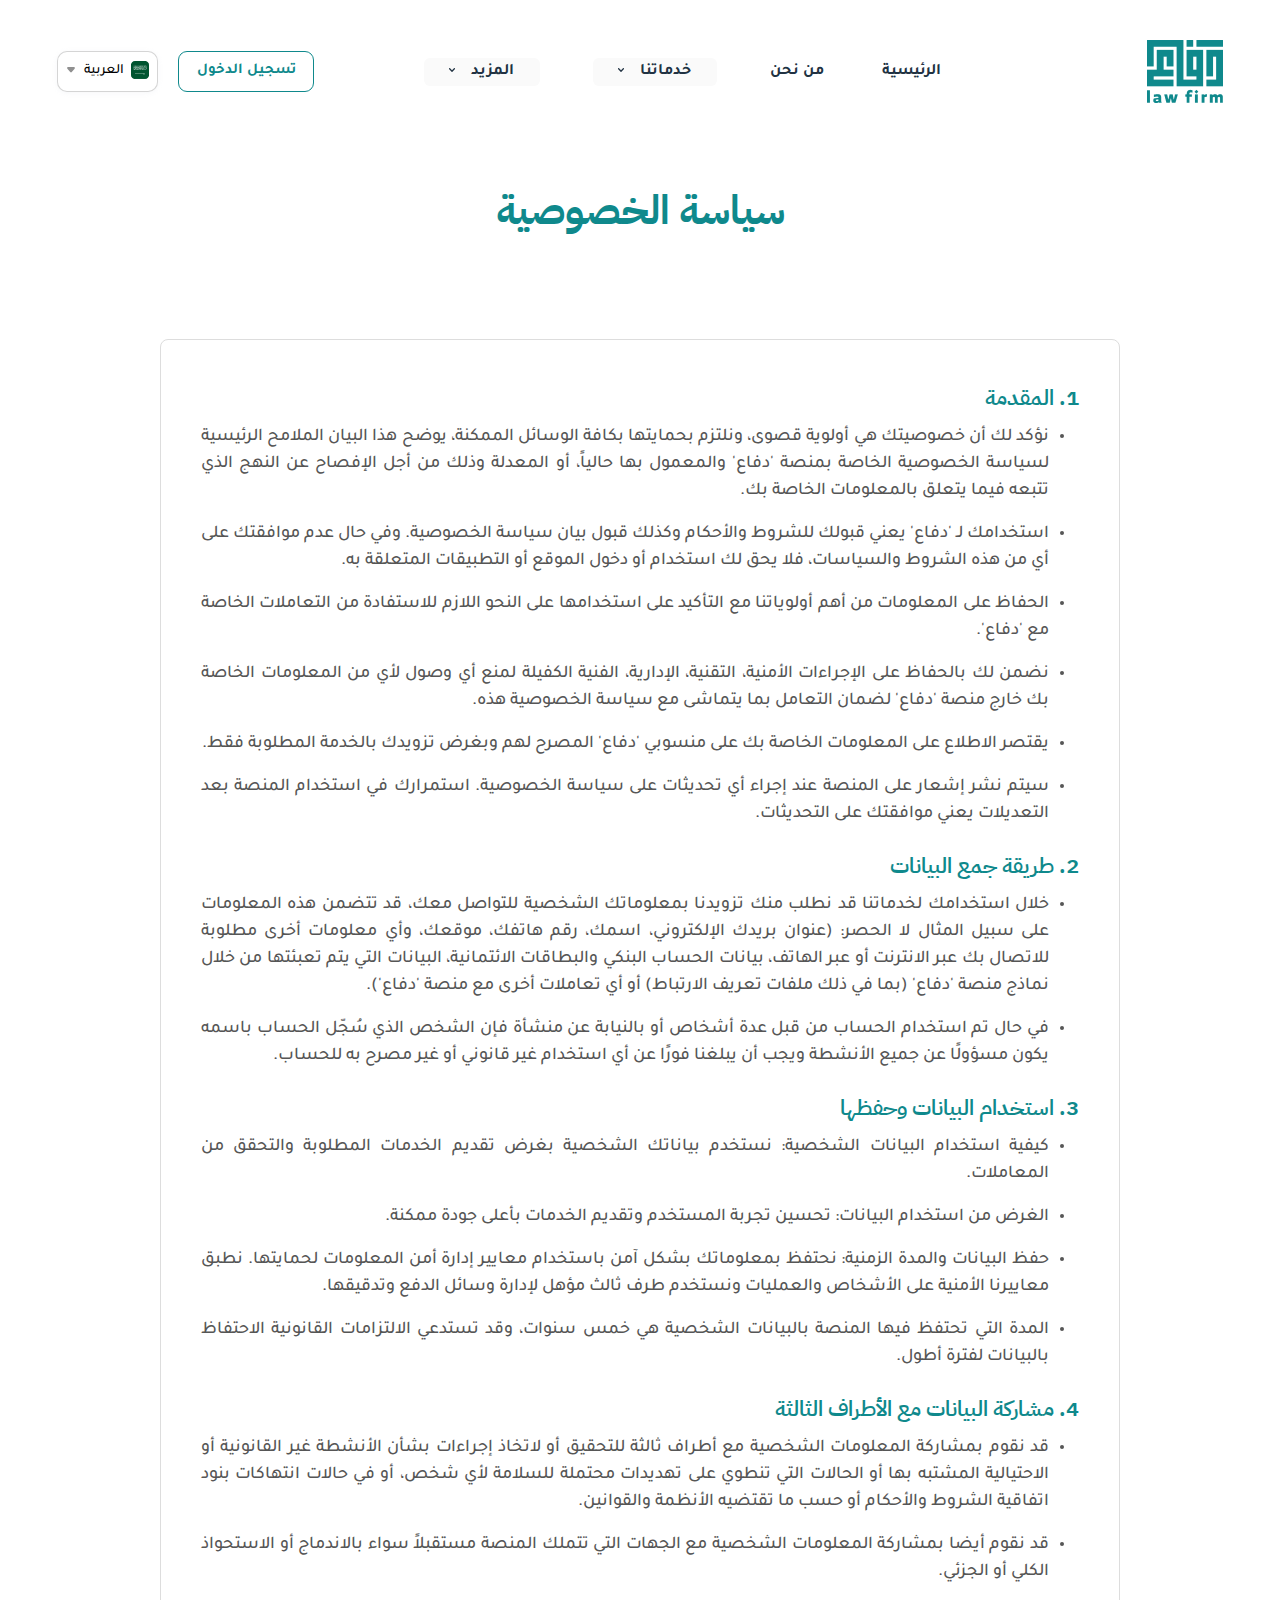
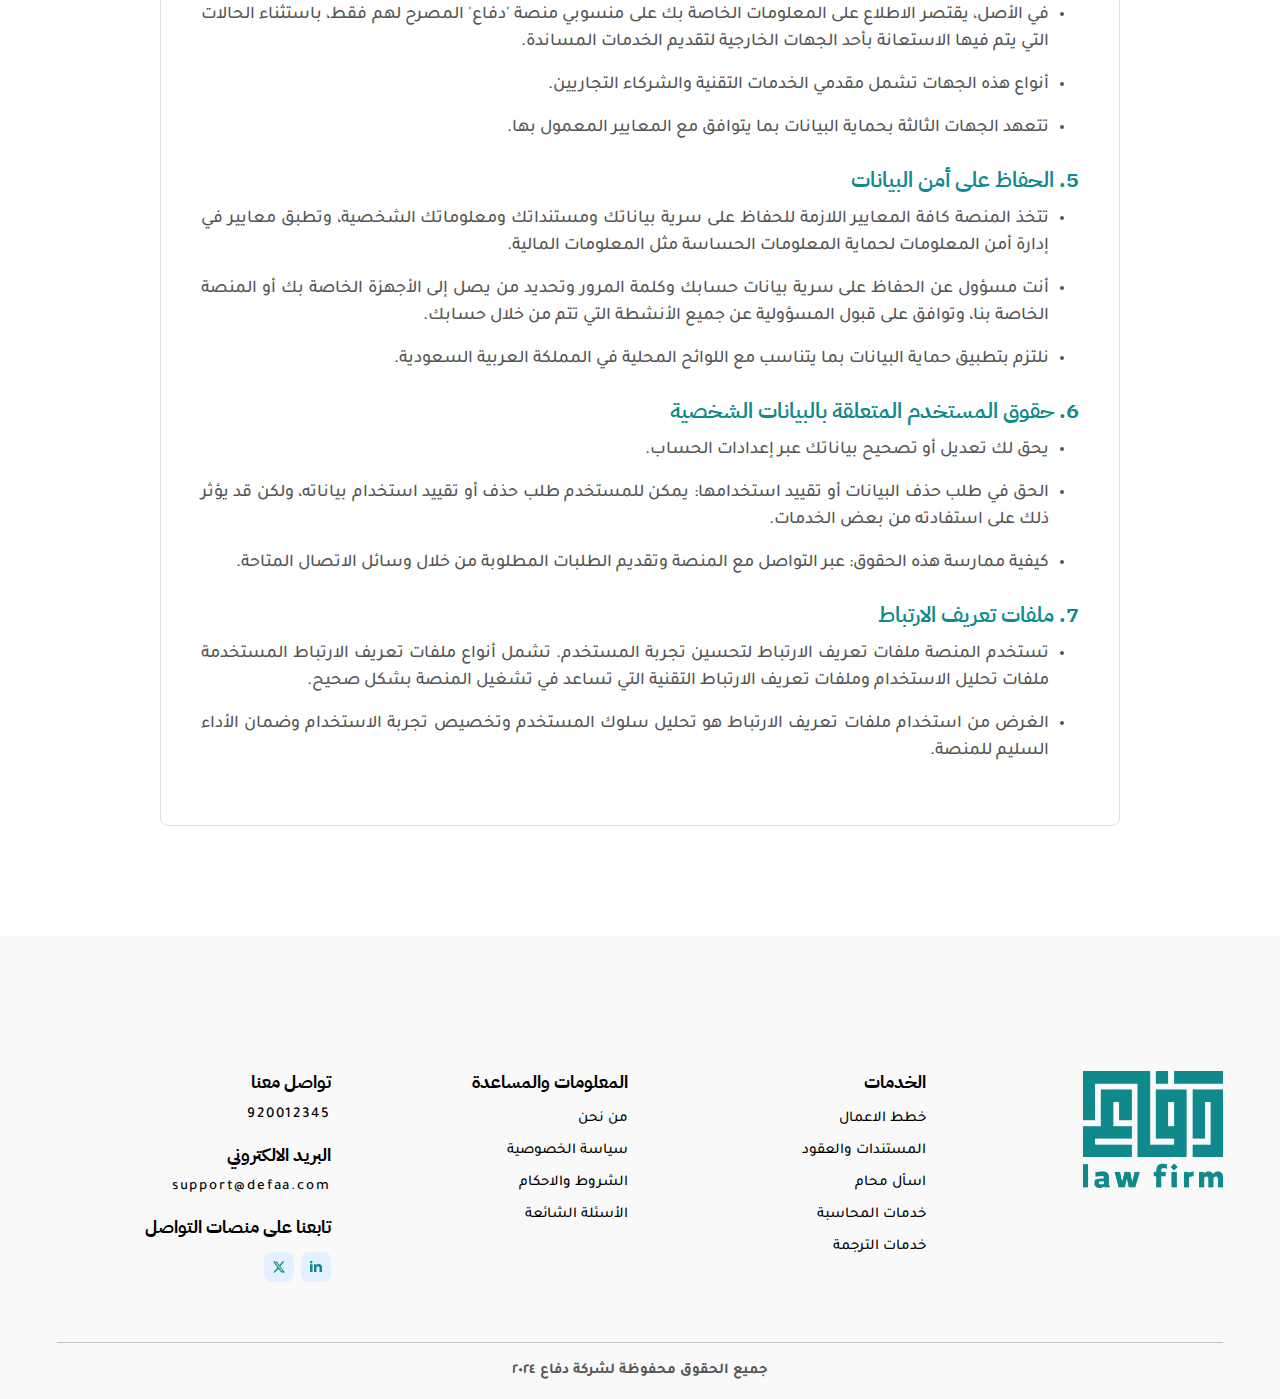
<file: privacy.html>
<!DOCTYPE html>
<html lang="ar" dir="rtl">
<head>
    <meta charset="UTF-8">
    <meta http-equiv="X-UA-Compatible" content="IE=edge">
    <meta name="viewport" content="width=device-width, initial-scale=1.0">
    <title> سياسة الخصوصية </title>

    <!--Essential css files-->
    <link rel="stylesheet" href="assets/css/all.css" >
    <link rel="stylesheet" href="assets/css/bootstrap.min.css" >
    <link rel="stylesheet" href="assets/css/swiper-bundle.min.css" >
    <link rel="stylesheet" href="assets/css/animate.css" >
    <link rel="stylesheet" href="assets/css/style.css" >

    <!--favicon-->
    <link rel="icon" href="assets/images/favicon.png">

</head>
<body> 
    <!-- header section start -->
      <header class="arabic_header isSticky">
        <div class="container">
            <div class="row align-items-center">
                <div class="col-xl-2 col-lg-2 col-md-12 text-end">
                    <a class="logo" href="index.html">
                        <img src="assets/images/logo.png" alt="Arabic">
                        <img class="mbLogo" src="assets/images/mobile-logo.png" alt="Arabic">
                    </a>
                    <button class="humbarger-button">
                        <span class="menu-bar">
                            <svg width="28" height="20" viewBox="0 0 28 20" fill="none" xmlns="http://www.w3.org/2000/svg">
                                <path d="M2 0H12C12.5304 0 13.0391 0.210714 13.4142 0.585786C13.7893 0.960859 14 1.46957 14 2C14 2.53043 13.7893 3.03914 13.4142 3.41421C13.0391 3.78929 12.5304 4 12 4H2C1.46957 4 0.960859 3.78929 0.585786 3.41421C0.210714 3.03914 0 2.53043 0 2C0 1.46957 0.210714 0.960859 0.585786 0.585786C0.960859 0.210714 1.46957 0 2 0ZM16 16H26C26.5304 16 27.0391 16.2107 27.4142 16.5858C27.7893 16.9609 28 17.4696 28 18C28 18.5304 27.7893 19.0391 27.4142 19.4142C27.0391 19.7893 26.5304 20 26 20H16C15.4696 20 14.9609 19.7893 14.5858 19.4142C14.2107 19.0391 14 18.5304 14 18C14 17.4696 14.2107 16.9609 14.5858 16.5858C14.9609 16.2107 15.4696 16 16 16ZM2 8H26C26.5304 8 27.0391 8.21071 27.4142 8.58579C27.7893 8.96086 28 9.46957 28 10C28 10.5304 27.7893 11.0391 27.4142 11.4142C27.0391 11.7893 26.5304 12 26 12H2C1.46957 12 0.960859 11.7893 0.585786 11.4142C0.210714 11.0391 0 10.5304 0 10C0 9.46957 0.210714 8.96086 0.585786 8.58579C0.960859 8.21071 1.46957 8 2 8Z" fill="#fff"/>
                            </svg> 
                        </span>  
                        <span class="menu-close">
                            <svg width="19" height="18" viewBox="0 0 19 18" fill="none" xmlns="http://www.w3.org/2000/svg">
                                <path d="M17.6667 17L1 1M17.6667 1L1 17" stroke="white" stroke-width="2" stroke-linecap="round"/>
                            </svg> 
                        </span>                      
                    </button>
                </div>
                <div class="col-xl-10 col-lg-10 col-md-12">
                    <div class="arabic_header_menus">
                        <div class="main_menu">
                            <ul>
                                <li><a href="index.html">الرئيسية</a></li>
                                <li><a href="about.html">من نحن</a></li>
                                <li class="sub-menu"><a href="javascript:void(0);">
                                    خدماتنا
                                    <svg width="6" height="4" viewBox="0 0 6 4" fill="none" xmlns="http://www.w3.org/2000/svg">
                                        <path fill-rule="evenodd" clip-rule="evenodd" d="M2.55122 0.202734C2.66926 0.072917 2.82928 0 2.99611 0C3.16294 0 3.32295 0.072917 3.441 0.202734L5.8157 2.81662C5.93374 2.94667 6.00004 3.12302 6 3.30689C5.99996 3.49076 5.93359 3.66708 5.81549 3.79706C5.69738 3.92704 5.53722 4.00004 5.37024 4C5.20326 3.99996 5.04313 3.92687 4.92508 3.79683L2.99611 1.67281L1.06714 3.79683C0.948456 3.92317 0.789458 3.99312 0.624388 3.99163C0.459318 3.99014 0.301385 3.91731 0.184604 3.78885C0.0678229 3.66038 0.00153828 3.48654 2.6226e-05 3.30479C-0.00148535 3.12303 0.0618973 2.94788 0.176522 2.81708L2.5508 0.202271L2.55122 0.202734Z" fill="#213242"/>
                                        </svg>
                                    </a>
                                    <ul>
                                        <li><a href="plans.html">خطط الاعمال</a></li>
                                        <li><a href="contracts.html">المستندات والعقود</a></li>
                                        <li><a href="ask-lawyer.html">اسأل محام</a></li>
                                        <li><a href="accounting.html">خدمات المحاسبة</a></li>
                                        <li><a href="translation.html">خدمات الترجمة</a></li>
                                    </ul>
                                </li>
                                <li class="sub-menu">
                                    <a href="javascript:void(0);">
                                    المزيد
                                    <svg width="6" height="4" viewBox="0 0 6 4" fill="none" xmlns="http://www.w3.org/2000/svg">
                                        <path fill-rule="evenodd" clip-rule="evenodd" d="M2.55122 0.202734C2.66926 0.072917 2.82928 0 2.99611 0C3.16294 0 3.32295 0.072917 3.441 0.202734L5.8157 2.81662C5.93374 2.94667 6.00004 3.12302 6 3.30689C5.99996 3.49076 5.93359 3.66708 5.81549 3.79706C5.69738 3.92704 5.53722 4.00004 5.37024 4C5.20326 3.99996 5.04313 3.92687 4.92508 3.79683L2.99611 1.67281L1.06714 3.79683C0.948456 3.92317 0.789458 3.99312 0.624388 3.99163C0.459318 3.99014 0.301385 3.91731 0.184604 3.78885C0.0678229 3.66038 0.00153828 3.48654 2.6226e-05 3.30479C-0.00148535 3.12303 0.0618973 2.94788 0.176522 2.81708L2.5508 0.202271L2.55122 0.202734Z" fill="#213242"/>
                                        </svg></a>
                                    <ul>
                                        <li><a href="contact.html">تواصل معنا</a></li>
                                        <li><a href="privacy.html">سياسة الخصوصية</a></li>
                                        <li><a href="terms.html">الشروط والأحكام</a></li>
                                        <li><a href="faq.html">الأسئلة الشائعة</a></li>
                                    </ul>
                                </li>
                            </ul>
                        </div>
                        <div class="arabic_swicher_button d-flex align-items-center">
                            <a class="loginBtn button-animsm" href="login.html">تسجيل الدخول</a>
                            <div class="dropdown">
                                <button class="dropdown-toggle" type="button" data-bs-toggle="dropdown">
                                    <img src="assets/images/home/language.png" alt="Arabic"> العربية 
                                    <svg width="8" height="6" viewBox="0 0 8 6" fill="none" xmlns="http://www.w3.org/2000/svg">
                                        <path d="M6.86496 0L1.13504 0C0.287204 0 -0.175953 0.988856 0.366819 1.64018L3.23178 5.07813C3.63157 5.55789 4.36843 5.55789 4.76822 5.07814L7.63318 1.64018C8.17595 0.988857 7.7128 0 6.86496 0Z" fill="#909090"/>
                                    </svg>
                                </button>
                                <ul class="dropdown-menu">
                                  <li><img src="assets/images/home/en.png" alt="Arabic">English</li>
                                </ul>
                            </div>
                        </div>
                    </div>
                </div>
            </div>
        </div>
     </header>
    <!-- header section end -->

  <!-- privacy section start  -->
    <section class="arabic_privacy pt-174 pb-90">
        <div class="container">
            <div class="row">
                <div class="col-lg-12">
                <div class="privacy_page_title text-center mb-70">
                    <h1 class="wow fadeInUp small-size"> سياسة الخصوصية </h1>
                </div>
                </div>
            </div>
            <div class="row">
                <div class="col-lg-12">
                    <div class="privacy_box">
                        <h2 class="privacy_title">1. المقدمة </h2>
                        <ul class="privacy_list">
                            <li>نؤكد لك أن خصوصيتك هي أولوية قصوى، ونلتزم بحمايتها بكافة الوسائل الممكنة، يوضح هذا البيان الملامح الرئيسية لسياسة الخصوصية الخاصة بمنصة 'دفاع' والمعمول بها حالياً، أو المعدلة وذلك من أجل الإفصاح عن النهج الذي تتبعه فيما يتعلق بالمعلومات الخاصة بك.</li>
                            <li>استخدامك لـ 'دفاع' يعني قبولك للشروط والأحكام وكذلك قبول بيان سياسة الخصوصية. وفي حال عدم موافقتك على أي من هذه الشروط والسياسات، فلا يحق لك استخدام أو دخول الموقع أو التطبيقات المتعلقة به.</li>
                            <li>الحفاظ على المعلومات من أهم أولوياتنا مع التأكيد على استخدامها على النحو اللازم للاستفادة من التعاملات الخاصة مع 'دفاع'.</li>
                            <li>نضمن لك بالحفاظ على الإجراءات الأمنية، التقنية، الإدارية، الفنية الكفيلة لمنع أي وصول لأي من المعلومات الخاصة بك خارج منصة 'دفاع' لضمان التعامل بما يتماشى مع سياسة الخصوصية هذه.</li>
                            <li>يقتصر الاطلاع على المعلومات الخاصة بك على منسوبي 'دفاع' المصرح لهم وبغرض تزويدك بالخدمة المطلوبة فقط.</li>
                            <li>سيتم نشر إشعار على المنصة عند إجراء أي تحديثات على سياسة الخصوصية. استمرارك في استخدام المنصة بعد التعديلات يعني موافقتك على التحديثات.</li>
                        </ul>
                        <h2 class="privacy_title">2.  طريقة جمع البيانات </h2>
                        <ul class="privacy_list">
                            <li>خلال استخدامك لخدماتنا قد نطلب منك تزويدنا بمعلوماتك الشخصية للتواصل معك، قد تتضمن هذه المعلومات على سبيل المثال لا الحصر: (عنوان بريدك الإلكتروني، اسمك، رقم هاتفك، موقعك، وأي معلومات أخرى مطلوبة للاتصال بك عبر الانترنت أو عبر الهاتف، بيانات الحساب البنكي والبطاقات الائتمانية، البيانات التي يتم تعبئتها من خلال نماذج منصة 'دفاع' (بما في ذلك ملفات تعريف الارتباط) أو أي تعاملات أخرى مع منصة 'دفاع').</li>
                            <li>في حال تم استخدام الحساب من قبل عدة أشخاص أو بالنيابة عن منشأة فإن الشخص الذي سُجّل الحساب باسمه يكون مسؤولًا عن جميع الأنشطة ويجب أن يبلغنا فورًا عن أي استخدام غير قانوني أو غير مصرح به للحساب.</li>
                        </ul>
                        <h2 class="privacy_title">3.  استخدام البيانات وحفظها</h2>
                        <ul class="privacy_list">
                            <li>كيفية استخدام البيانات الشخصية: نستخدم بياناتك الشخصية بغرض تقديم الخدمات المطلوبة والتحقق من المعاملات.</li>
                            <li>الغرض من استخدام البيانات: تحسين تجربة المستخدم وتقديم الخدمات بأعلى جودة ممكنة.</li>
                            <li>حفظ البيانات والمدة الزمنية: نحتفظ بمعلوماتك بشكل آمن باستخدام معايير إدارة أمن المعلومات لحمايتها. نطبق معاييرنا الأمنية على الأشخاص والعمليات ونستخدم طرف ثالث مؤهل لإدارة وسائل الدفع وتدقيقها.</li>
                            <li>المدة التي تحتفظ فيها المنصة بالبيانات الشخصية هي خمس سنوات، وقد تستدعي الالتزامات القانونية الاحتفاظ بالبيانات لفترة أطول.</li>
                        </ul>
                        <h2 class="privacy_title">4. مشاركة البيانات مع الأطراف الثالثة</h2>
                        <ul class="privacy_list">
                            <li>قد نقوم بمشاركة المعلومات الشخصية مع أطراف ثالثة للتحقيق أو لاتخاذ إجراءات بشأن الأنشطة غير القانونية أو الاحتيالية المشتبه بها أو الحالات التي تنطوي على تهديدات محتملة للسلامة لأي شخص، أو في حالات انتهاكات بنود اتفاقية الشروط والأحكام أو حسب ما تقتضيه الأنظمة والقوانين.</li>
                            <li>قد نقوم أيضا بمشاركة المعلومات الشخصية مع الجهات التي تتملك المنصة مستقبلاً سواء بالاندماج أو الاستحواذ الكلي أو الجزئي.</li>
                            <li>في الأصل، يقتصر الاطلاع على المعلومات الخاصة بك على منسوبي منصة 'دفاع' المصرح لهم فقط، باستثناء الحالات التي يتم فيها الاستعانة بأحد الجهات الخارجية لتقديم الخدمات المساندة. </li>
                            <li>أنواع هذه الجهات تشمل مقدمي الخدمات التقنية والشركاء التجاريين.</li>
                            <li>تتعهد الجهات الثالثة بحماية البيانات بما يتوافق مع المعايير المعمول بها.
                            </li>
                        </ul>
                        <h2 class="privacy_title">5. الحفاظ على أمن البيانات </h2>
                        <ul class="privacy_list">
                            <li>تتخذ المنصة كافة المعايير اللازمة للحفاظ على سرية بياناتك ومستنداتك ومعلوماتك الشخصية، وتطبق معايير في إدارة أمن المعلومات لحماية المعلومات الحساسة مثل المعلومات المالية.</li>
                            <li>أنت مسؤول عن الحفاظ على سرية بيانات حسابك وكلمة المرور وتحديد من يصل إلى الأجهزة الخاصة بك أو المنصة الخاصة بنا، وتوافق على قبول المسؤولية عن جميع الأنشطة التي تتم من خلال حسابك. </li>
                            <li>نلتزم بتطبيق حماية البيانات بما يتناسب مع اللوائح المحلية في المملكة العربية السعودية.
                            </li>
                        </ul>
                        <h2 class="privacy_title">6. حقوق المستخدم المتعلقة بالبيانات الشخصية</h2>
                        <ul class="privacy_list">
                            <li>يحق لك تعديل أو تصحيح بياناتك عبر إعدادات الحساب.</li>
                            <li>الحق في طلب حذف البيانات أو تقييد استخدامها: يمكن للمستخدم طلب حذف أو تقييد استخدام بياناته، ولكن قد يؤثر ذلك على استفادته من بعض الخدمات.</li>
                            <li>كيفية ممارسة هذه الحقوق: عبر التواصل مع المنصة وتقديم الطلبات المطلوبة من خلال وسائل الاتصال المتاحة.</li>
                        </ul>
                        <h2 class="privacy_title">7. ملفات تعريف الارتباط </h2>
                        <ul class="privacy_list">
                            <li>تستخدم المنصة ملفات تعريف الارتباط لتحسين تجربة المستخدم. تشمل أنواع ملفات تعريف الارتباط المستخدمة ملفات تحليل الاستخدام وملفات تعريف الارتباط التقنية التي تساعد في تشغيل المنصة بشكل صحيح. </li>
                            <li>الغرض من استخدام ملفات تعريف الارتباط هو تحليل سلوك المستخدم وتخصيص تجربة الاستخدام وضمان الأداء السليم للمنصة.</li>
                        </ul>
                    </div>
                </div>
            </div>
        </div>
    </section>
  <!-- privacy section end  -->


    <!-- Footer section Start -->
    <footer class="arabic_footer">
      <div class="container">
          <div class="row mb-60 sm-columns-reverse">
              <div class="col-xl-3 col-lg-3 col-md-6">
                  <div class="footer-widget">
                      <a class="footer-logo" href="index.html">
                          <img src="assets/images/footer-logo.png" alt="Arabic">
                      </a>
                  </div>
              </div>
              <div class="col-xl-3 col-lg-3 col-md-6">
                  <div class="footer-widget">
                      <h4 class="footer-title">الخدمات</h4>
                      <ul>
                          <li><a href="plans.html">خطط الاعمال</a></li>
                          <li><a href="contracts.html">المستندات والعقود</a></li>
                          <li><a href="ask-lawyer.html">اسأل محام</a></li>
                          <li><a href="accounting.html">خدمات المحاسبة</a></li>
                          <li><a href="translation.html">خدمات الترجمة</a></li>
                      </ul>
                  </div>
              </div>
              <div class="col-xl-3 col-lg-3 col-md-6">
                  <div class="footer-widget">
                      <h4 class="footer-title">المعلومات والمساعدة</h4>
                      <ul>
                          <li><a href="about.html">من نحن</a></li>
                          <li><a href="privacy.html">سياسة الخصوصية</a></li>
                          <li><a href="terms.html">الشروط والاحكام</a></li>
                          <li><a href="faq.html">الأسئلة الشائعة</a></li>
                      </ul>
                  </div>
              </div>
              <div class="col-xl-3 col-lg-3 col-md-6">
                  <div class="footer-widget">
                      <h4 class="footer-title">تواصل معنا</h4>
                      <a class="mb-20" href="tel:920012345">920012345</a>
                      <h4 class="footer-title">البريد الالكتروني</h4>
                      <a class="mb-20" href="mailto:support@defaa.com">support@defaa.com</a>
                      <h4 class="footer-title">تابعنا على منصات التواصل</h4>
                      <div class="footer-social">
                          <a href="https://www.linkedin.com">
                              <svg width="12" height="11" viewBox="0 0 12 11" fill="none" xmlns="http://www.w3.org/2000/svg">
                              <path d="M2.51836 1.22277C2.5182 1.5469 2.38537 1.8577 2.14911 2.08678C1.91285 2.31586 1.59251 2.44447 1.25855 2.44431C0.924596 2.44415 0.604385 2.31523 0.368361 2.08592C0.132336 1.8566 -0.00016682 1.54568 1.57625e-07 1.22154C0.000167135 0.897408 0.132991 0.586612 0.369251 0.357529C0.605511 0.128445 0.925856 -0.000161915 1.25981 1.5299e-07C1.59377 0.000162221 1.91398 0.12908 2.15 0.358393C2.38603 0.587706 2.51853 0.89863 2.51836 1.22277ZM2.55614 3.34931H0.0377756V11H2.55614V3.34931ZM6.53515 3.34931H4.02938V11H6.50997V6.98522C6.50997 4.74868 9.51312 4.54092 9.51312 6.98522V11H12V6.15416C12 2.38381 7.55509 2.52436 6.50997 4.37592L6.53515 3.34931Z" fill="#0F898C"/>
                              </svg>
                          </a>
                          <a href="https://www.twitter.com">
                              <svg width="12" height="12" viewBox="0 0 12 12" fill="none" xmlns="http://www.w3.org/2000/svg">
                                  <path d="M9.4505 0.576172H11.2905L7.2705 5.17117L12 11.4227H8.297L5.397 7.63067L2.078 11.4227H0.237L4.537 6.50767L0 0.576672H3.797L6.4185 4.04267L9.4505 0.576172ZM8.805 10.3217H9.8245L3.243 1.61967H2.149L8.805 10.3217Z" fill="#0F898C"/>
                              </svg>                                    
                          </a>
                      </div>
                  </div>
              </div>
          </div>
          <div class="row">
              <div class="col-lg-12">
                  <div class="footer-copyright text-center">
                      <p>جميع الحقوق محفوظة لشركة دفاع ٢٠٢٤</p>
                  </div>
              </div>
          </div>
      </div>
    </footer>
  <!-- Footer section end -->

  <!--Esential Js Files-->
  <script src="assets/js/jquery.min.js"></script>
  <script src="assets/js/bootstrap.bundle.min.js"></script>
  <script src="assets/js/swiper-bundle.min.js"></script>
  <script src="assets/js/wow.js"></script>
  <script src="assets/js/script.js"></script>
  
</body>
</html>
</file>
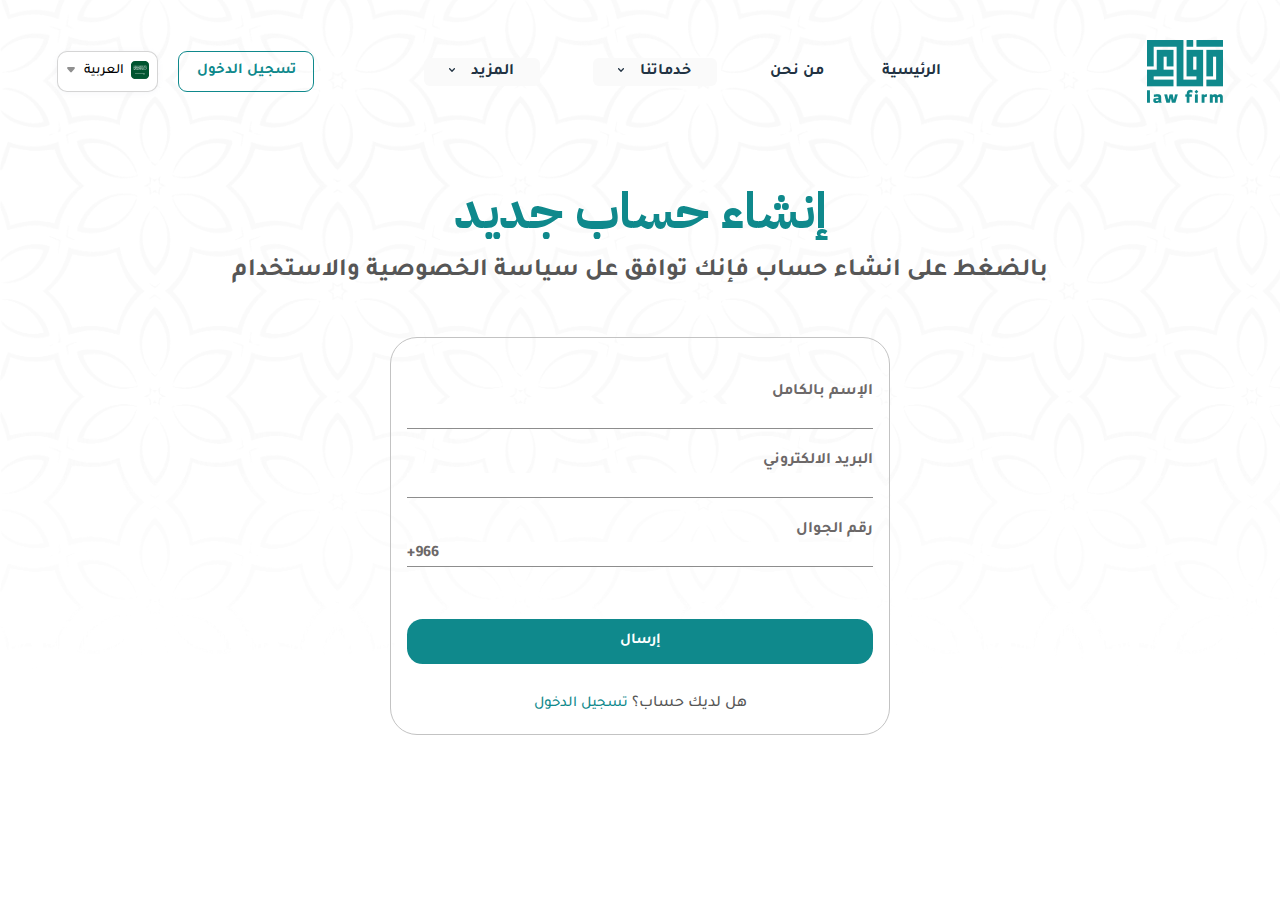
<file: sign-up.html>
<!DOCTYPE html>
<html lang="ar" dir="rtl">
<head>
    <meta charset="UTF-8">
    <meta http-equiv="X-UA-Compatible" content="IE=edge">
    <meta name="viewport" content="width=device-width, initial-scale=1.0">
    <title>انشاء حساب</title>

    <!--Essential css files-->
    <link rel="stylesheet" href="assets/css/all.css">
    <link rel="stylesheet" href="assets/css/bootstrap.min.css">
    <link rel="stylesheet" href="assets/css/swiper-bundle.min.css">
    <link rel="stylesheet" href="assets/css/animate.css">
    <link rel="stylesheet" href="assets/css/style.css">

    <!--favicon-->
    <link rel="icon" href="assets/images/favicon.png">

</head>
<body>
    <!-- header section start -->
    <header class="arabic_header isSticky">
        <div class="container">
            <div class="row align-items-center">
                <div class="col-xl-2 col-lg-2 col-md-12 text-end">
                    <a class="logo" href="index.html">
                        <img src="assets/images/logo.png" alt="Arabic">
                        <img class="mbLogo" src="assets/images/mobile-logo.png" alt="Arabic">
                    </a>
                    <button class="humbarger-button">
                        <span class="menu-bar">
                            <svg width="28" height="20" viewBox="0 0 28 20" fill="none" xmlns="http://www.w3.org/2000/svg">
                                <path d="M2 0H12C12.5304 0 13.0391 0.210714 13.4142 0.585786C13.7893 0.960859 14 1.46957 14 2C14 2.53043 13.7893 3.03914 13.4142 3.41421C13.0391 3.78929 12.5304 4 12 4H2C1.46957 4 0.960859 3.78929 0.585786 3.41421C0.210714 3.03914 0 2.53043 0 2C0 1.46957 0.210714 0.960859 0.585786 0.585786C0.960859 0.210714 1.46957 0 2 0ZM16 16H26C26.5304 16 27.0391 16.2107 27.4142 16.5858C27.7893 16.9609 28 17.4696 28 18C28 18.5304 27.7893 19.0391 27.4142 19.4142C27.0391 19.7893 26.5304 20 26 20H16C15.4696 20 14.9609 19.7893 14.5858 19.4142C14.2107 19.0391 14 18.5304 14 18C14 17.4696 14.2107 16.9609 14.5858 16.5858C14.9609 16.2107 15.4696 16 16 16ZM2 8H26C26.5304 8 27.0391 8.21071 27.4142 8.58579C27.7893 8.96086 28 9.46957 28 10C28 10.5304 27.7893 11.0391 27.4142 11.4142C27.0391 11.7893 26.5304 12 26 12H2C1.46957 12 0.960859 11.7893 0.585786 11.4142C0.210714 11.0391 0 10.5304 0 10C0 9.46957 0.210714 8.96086 0.585786 8.58579C0.960859 8.21071 1.46957 8 2 8Z" fill="#fff"/>
                            </svg> 
                        </span>  
                        <span class="menu-close">
                            <svg width="19" height="18" viewBox="0 0 19 18" fill="none" xmlns="http://www.w3.org/2000/svg">
                                <path d="M17.6667 17L1 1M17.6667 1L1 17" stroke="white" stroke-width="2" stroke-linecap="round"/>
                            </svg> 
                        </span>                      
                    </button>
                </div>
                <div class="col-xl-10 col-lg-10 col-md-12">
                    <div class="arabic_header_menus">
                        <div class="main_menu">
                            <ul>
                                <li><a href="index.html">الرئيسية</a></li>
                                <li><a href="about.html">من نحن</a></li>
                                <li class="sub-menu"><a href="javascript:void(0);">
                                    خدماتنا
                                    <svg width="6" height="4" viewBox="0 0 6 4" fill="none" xmlns="http://www.w3.org/2000/svg">
                                        <path fill-rule="evenodd" clip-rule="evenodd" d="M2.55122 0.202734C2.66926 0.072917 2.82928 0 2.99611 0C3.16294 0 3.32295 0.072917 3.441 0.202734L5.8157 2.81662C5.93374 2.94667 6.00004 3.12302 6 3.30689C5.99996 3.49076 5.93359 3.66708 5.81549 3.79706C5.69738 3.92704 5.53722 4.00004 5.37024 4C5.20326 3.99996 5.04313 3.92687 4.92508 3.79683L2.99611 1.67281L1.06714 3.79683C0.948456 3.92317 0.789458 3.99312 0.624388 3.99163C0.459318 3.99014 0.301385 3.91731 0.184604 3.78885C0.0678229 3.66038 0.00153828 3.48654 2.6226e-05 3.30479C-0.00148535 3.12303 0.0618973 2.94788 0.176522 2.81708L2.5508 0.202271L2.55122 0.202734Z" fill="#213242"/>
                                        </svg>
                                    </a>
                                    <ul>
                                        <li><a href="plans.html">خطط الاعمال</a></li>
                                        <li><a href="contracts.html">المستندات والعقود</a></li>
                                        <li><a href="ask-lawyer.html">اسأل محام</a></li>
                                        <li><a href="accounting.html">خدمات المحاسبة</a></li>
                                        <li><a href="translation.html">خدمات الترجمة</a></li>
                                    </ul>
                                </li>
                                <li class="sub-menu">
                                    <a href="javascript:void(0);">
                                    المزيد
                                    <svg width="6" height="4" viewBox="0 0 6 4" fill="none" xmlns="http://www.w3.org/2000/svg">
                                        <path fill-rule="evenodd" clip-rule="evenodd" d="M2.55122 0.202734C2.66926 0.072917 2.82928 0 2.99611 0C3.16294 0 3.32295 0.072917 3.441 0.202734L5.8157 2.81662C5.93374 2.94667 6.00004 3.12302 6 3.30689C5.99996 3.49076 5.93359 3.66708 5.81549 3.79706C5.69738 3.92704 5.53722 4.00004 5.37024 4C5.20326 3.99996 5.04313 3.92687 4.92508 3.79683L2.99611 1.67281L1.06714 3.79683C0.948456 3.92317 0.789458 3.99312 0.624388 3.99163C0.459318 3.99014 0.301385 3.91731 0.184604 3.78885C0.0678229 3.66038 0.00153828 3.48654 2.6226e-05 3.30479C-0.00148535 3.12303 0.0618973 2.94788 0.176522 2.81708L2.5508 0.202271L2.55122 0.202734Z" fill="#213242"/>
                                        </svg></a>
                                    <ul>
                                        <li><a href="contact.html">تواصل معنا</a></li>
                                        <li><a href="privacy.html">سياسة الخصوصية</a></li>
                                        <li><a href="terms.html">الشروط والأحكام</a></li>
                                        <li><a href="faq.html">الأسئلة الشائعة</a></li>
                                    </ul>
                                </li>
                            </ul>
                        </div>
                        <div class="arabic_swicher_button d-flex align-items-center">
                            <a class="loginBtn button-animsm" href="login.html">تسجيل الدخول</a>
                            <div class="dropdown">
                                <button class="dropdown-toggle" type="button" data-bs-toggle="dropdown">
                                    <img src="assets/images/home/language.png" alt="Arabic"> العربية 
                                    <svg width="8" height="6" viewBox="0 0 8 6" fill="none" xmlns="http://www.w3.org/2000/svg">
                                        <path d="M6.86496 0L1.13504 0C0.287204 0 -0.175953 0.988856 0.366819 1.64018L3.23178 5.07813C3.63157 5.55789 4.36843 5.55789 4.76822 5.07814L7.63318 1.64018C8.17595 0.988857 7.7128 0 6.86496 0Z" fill="#909090"/>
                                    </svg>
                                </button>
                                <ul class="dropdown-menu">
                                  <li><img src="assets/images/home/en.png" alt="Arabic">English</li>
                                </ul>
                            </div>
                        </div>
                    </div>
                </div>
            </div>
        </div>
    </header>
    <!-- header section end -->

    <!-- Hero section Start -->
    <section class="hero-section pt-174 pb-90" style="background: url(assets/images/hero-image/banner-background.png)no-repeat scroll bottom center / cover;">
        <div class="container">
            <div class="row">
                <div class="col-lg-12">
                    <div class="hero-title text-center mb-50">
                        <h1 class="wow fadeInUp">إنشاء حساب جديد</h1>
                        <p class="wow fadeInUp" data-wow-delay="0.2s">بالضغط على انشاء حساب فإنك توافق عل سياسة الخصوصية والاستخدام</p>
                    </div>
                    <div class="account-form wow fadeInUp" data-wow-delay="0.4s">
                        <form action="#" id="mobileForm">
                            <label for="name">الإسم بالكامل</label>
                            <input type="text" id="name" required>
                            <label for="email">البريد الالكتروني</label>
                            <input type="email" id="email" required>
                            <label>رقم الجوال</label>
                            <div class="numberFiled">
                                <label for="phoneInput">966+</label>
                                <input type="tel" value="" id="phoneInput" onchange="validatePhoneNumber()" required>
                            </div>
                            <div id="numberError" class="error"></div>
                            <button class="arabic-btn button-animlg mt-40" type="submit">إرسال</button>
                        </form>
                        <div class="login-other d-flex align-items-center">
                            <p>هل لديك حساب؟</p>
                            <a href="login.html">تسجيل الدخول</a>
                        </div>
                    </div>
                </div>
            </div>
        </div>
    </section>
    <!-- Hero section end -->

    <a href="javascript:void(0);" id="backtotop"><i class="fa-solid fa-arrow-up"></i></a>

    <!--Esential Js Files-->
    <script src="assets/js/jquery.min.js"></script>
    <script src="assets/js/bootstrap.bundle.min.js"></script>
    <script src="assets/js/swiper-bundle.min.js"></script>
    <script src="assets/js/wow.js"></script>
    <script src="assets/js/script.js"></script>
    
</body>
</html>
</file>
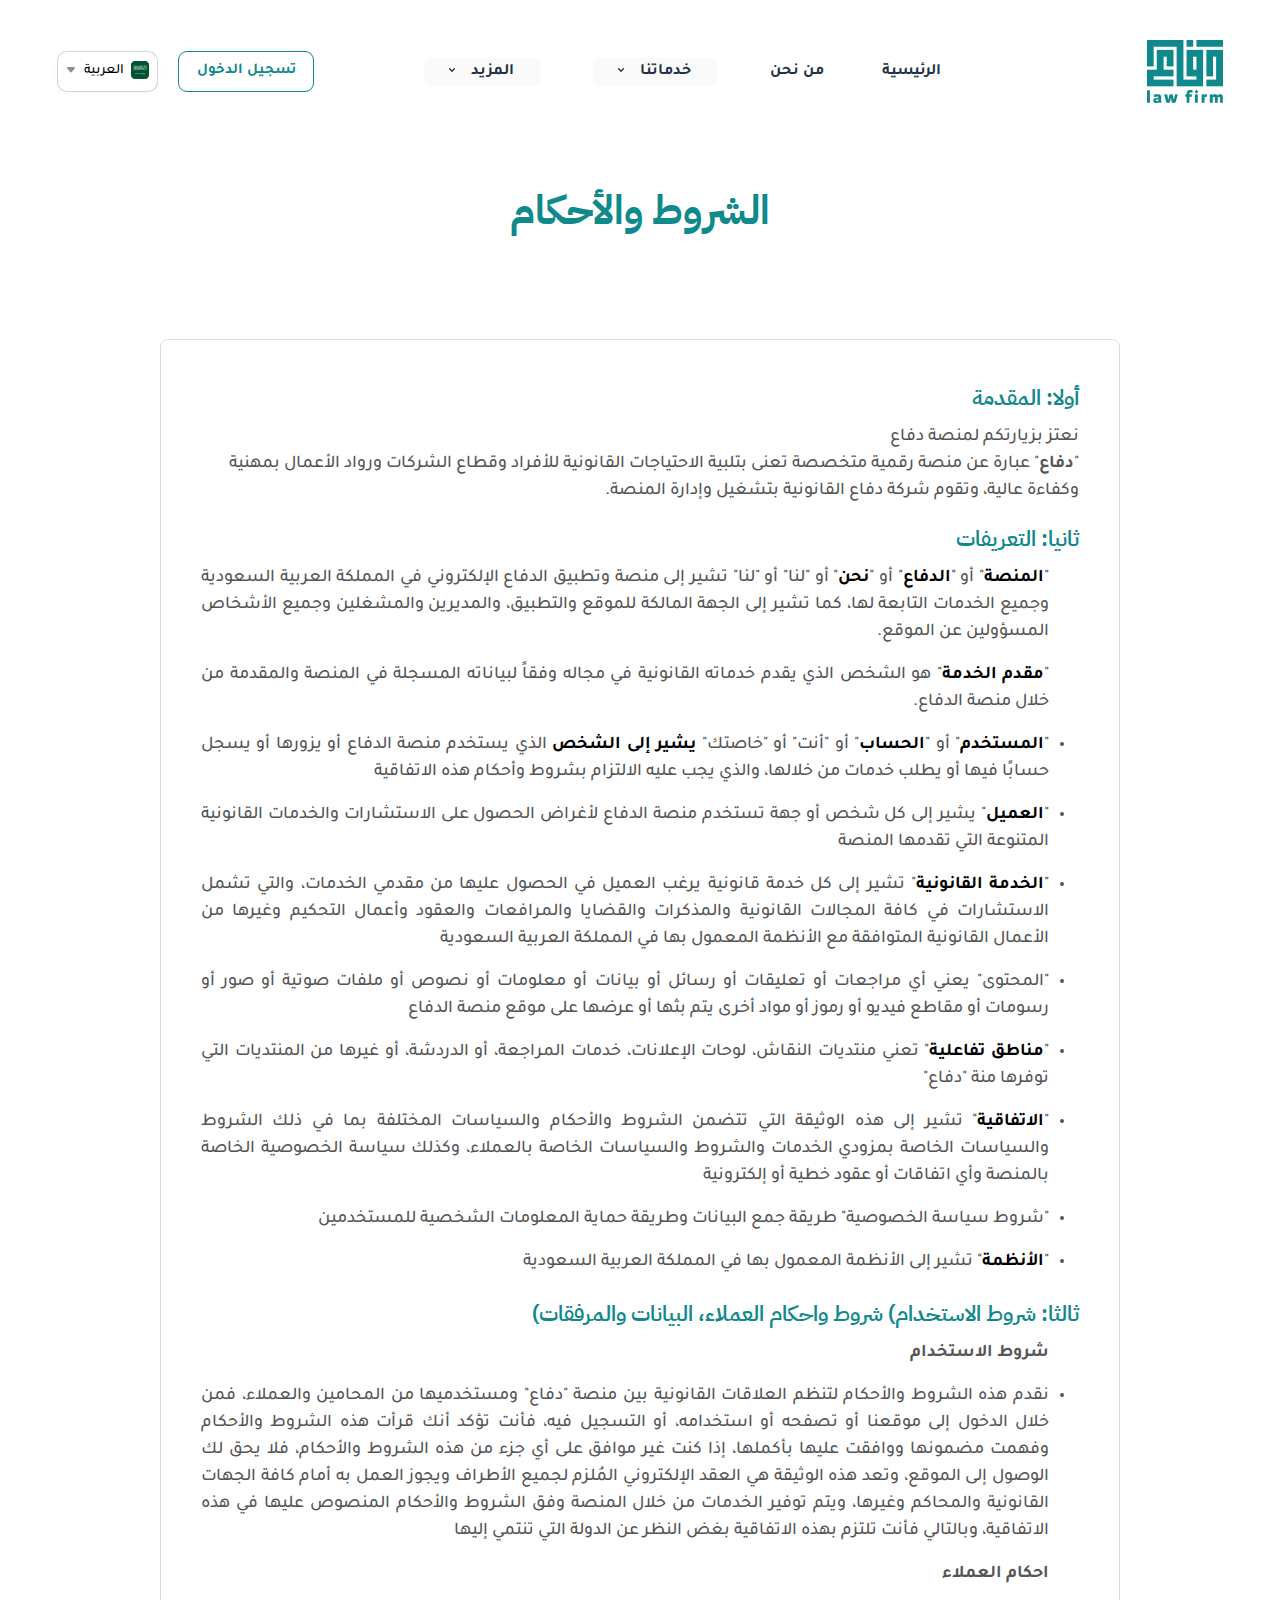
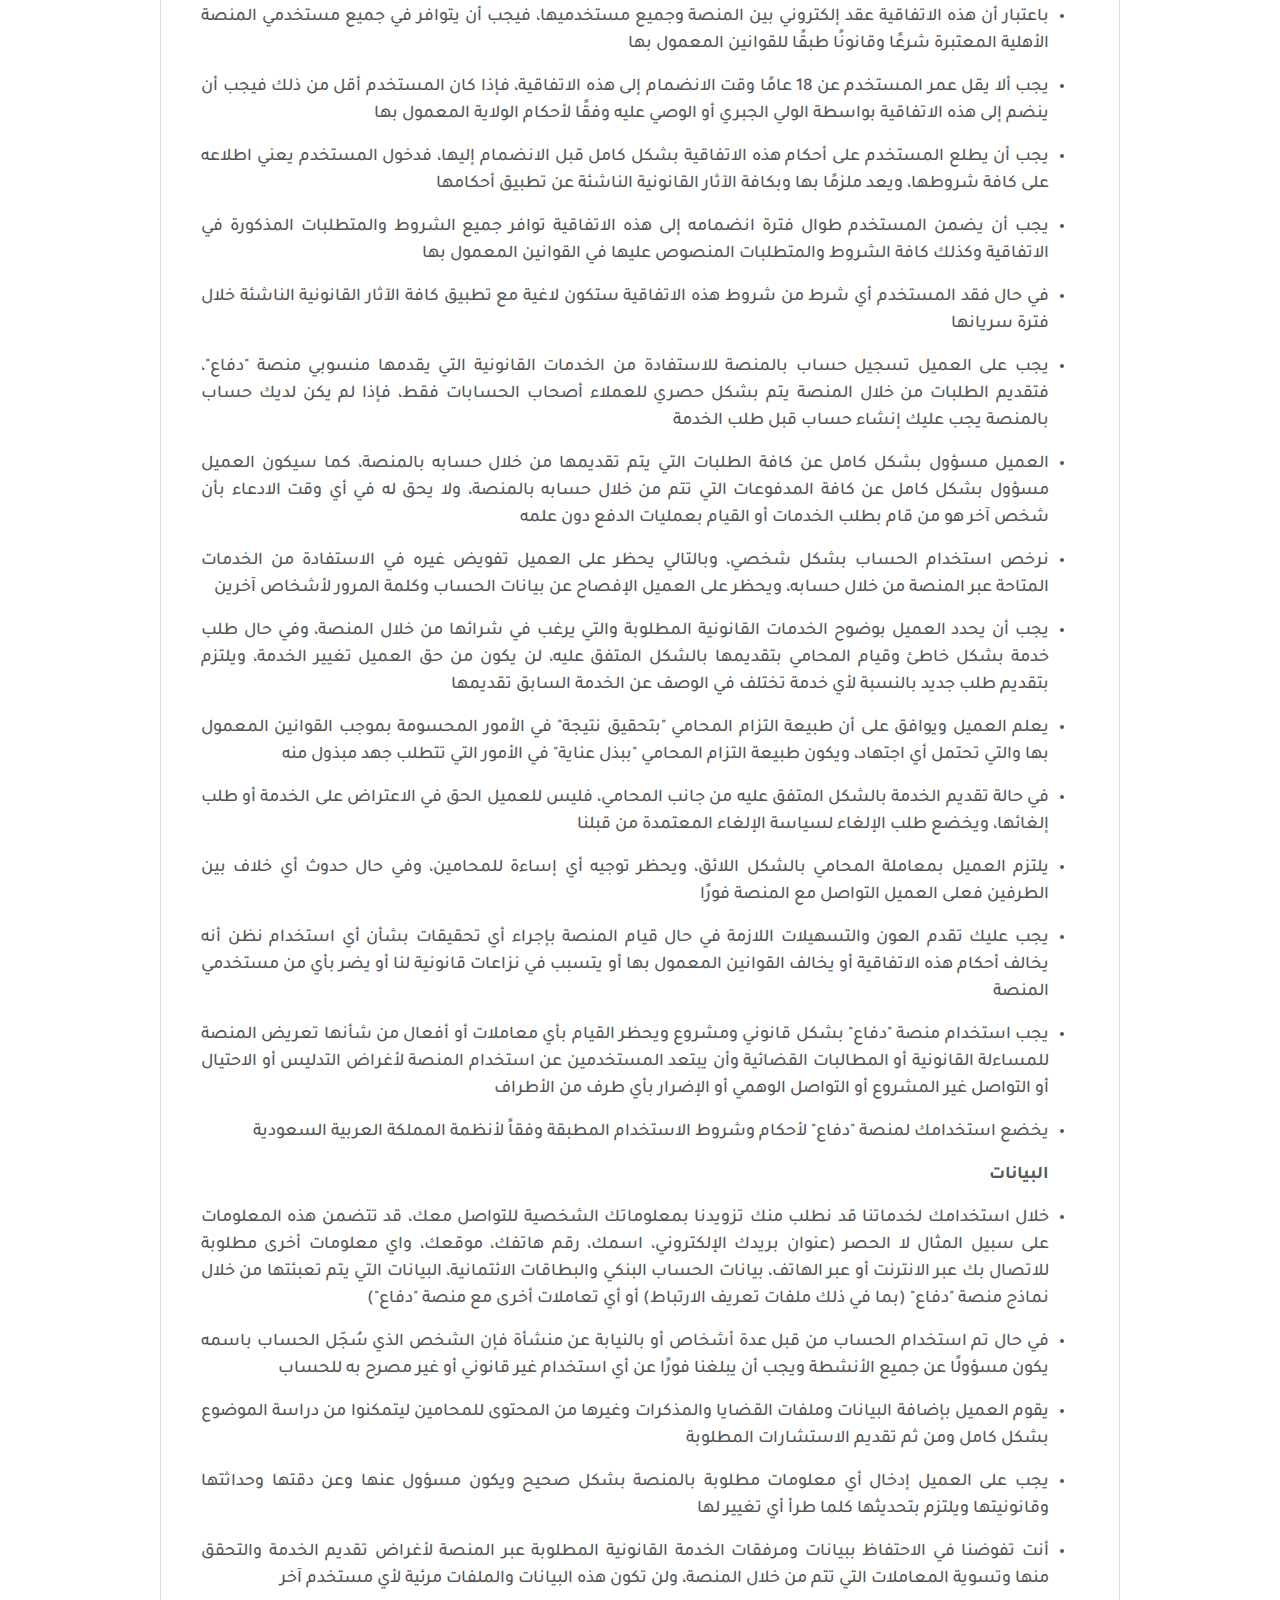
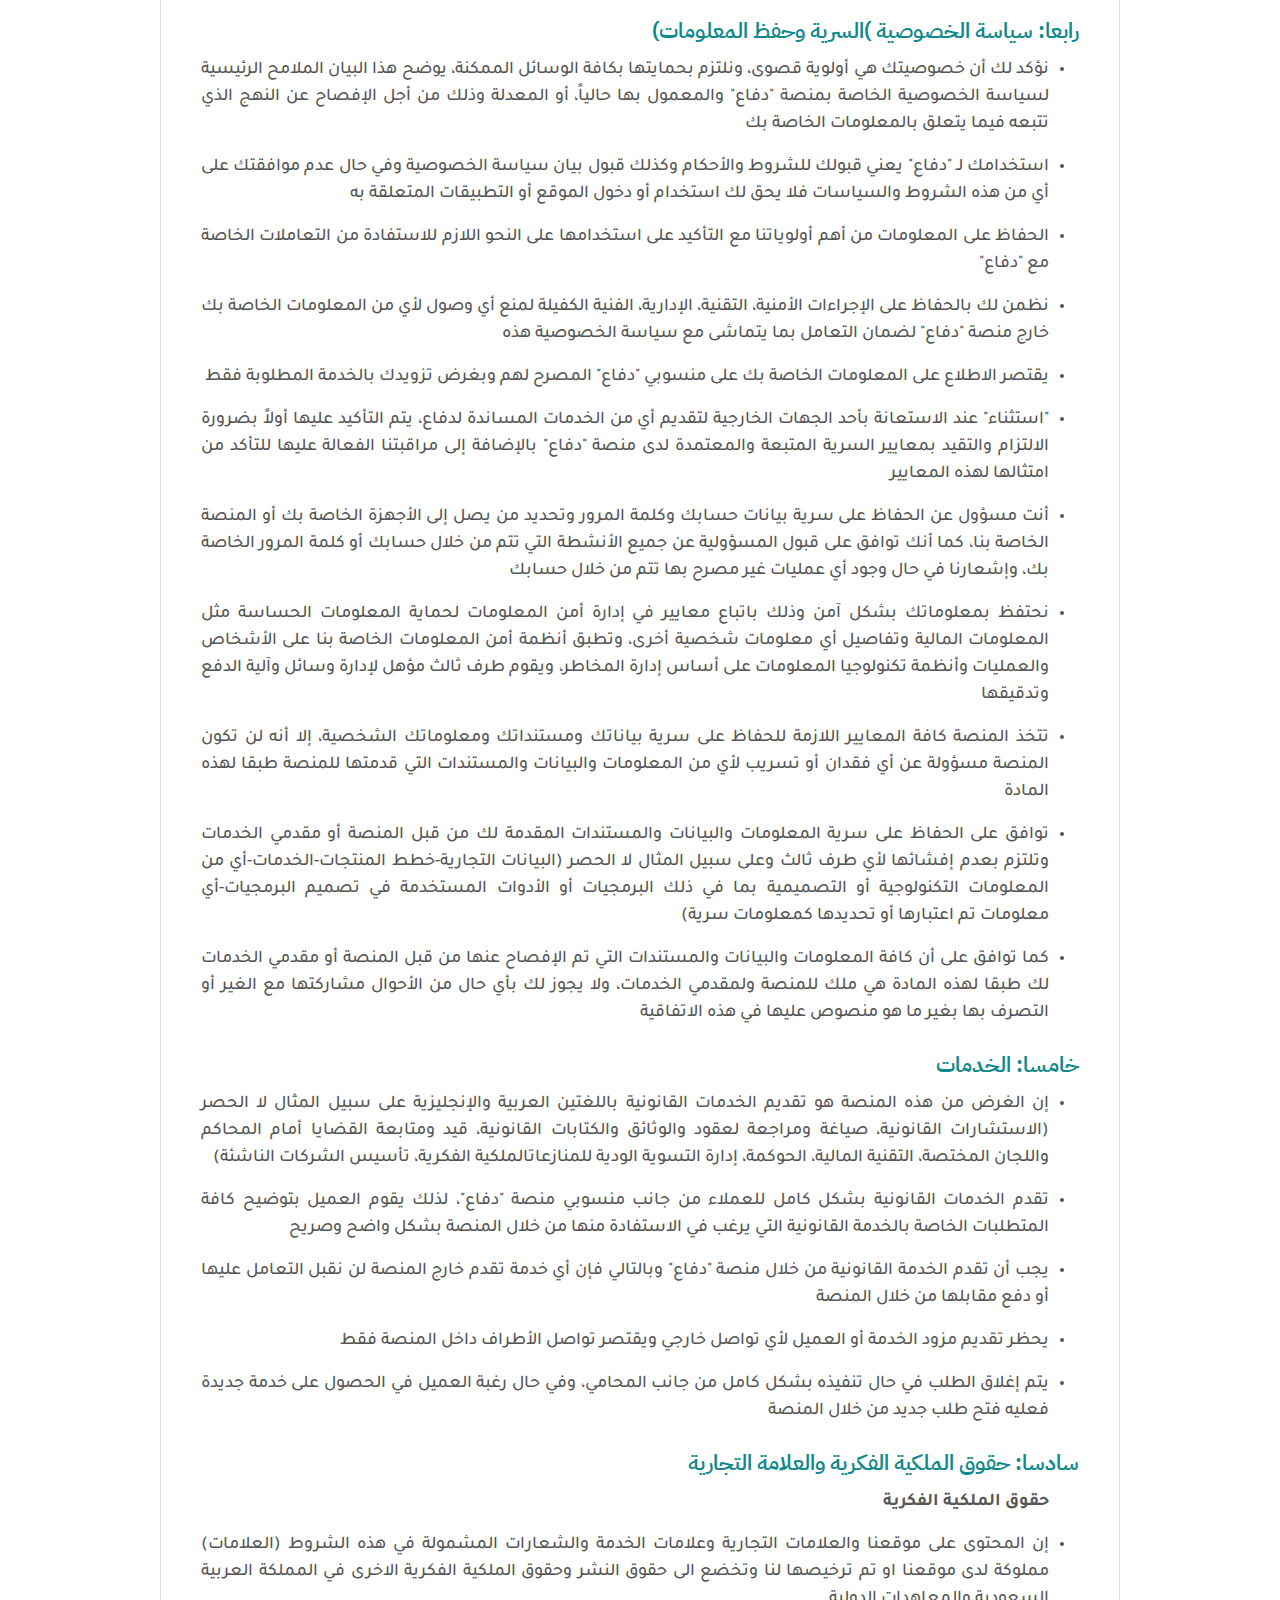
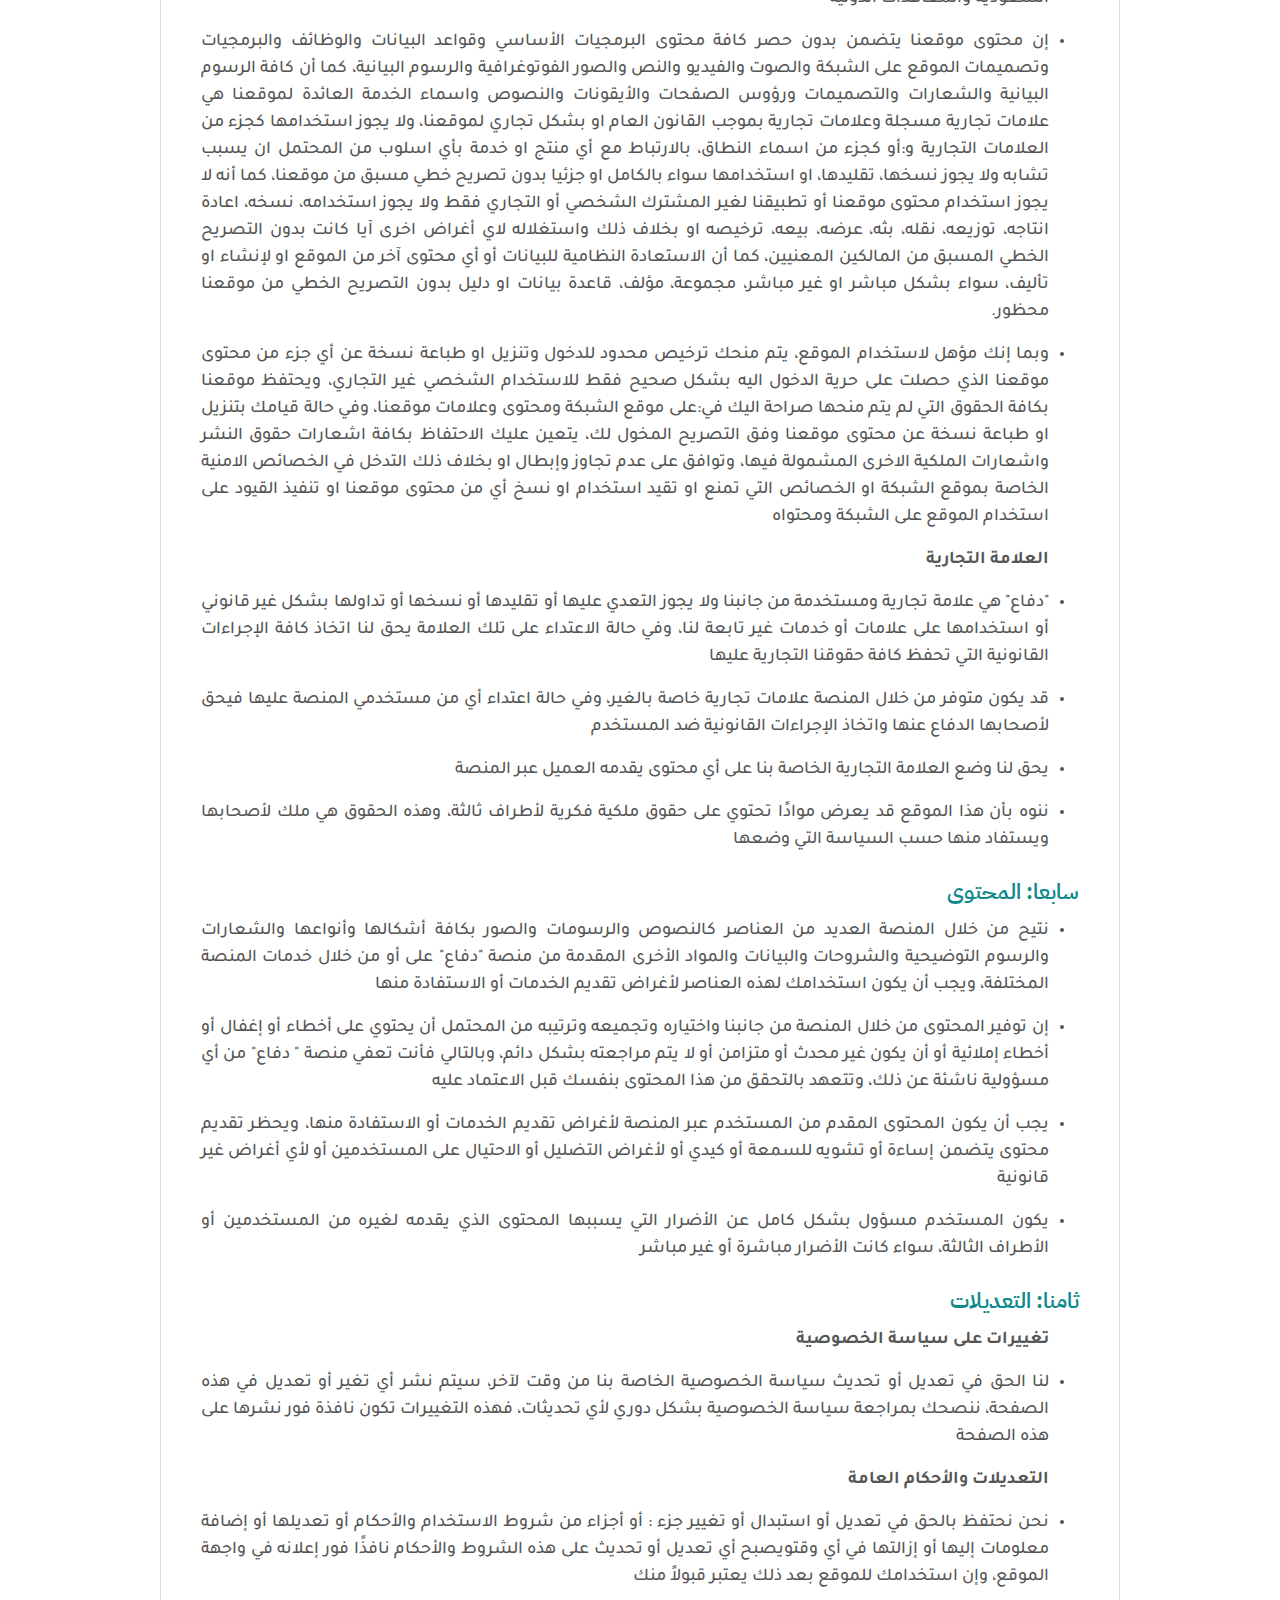
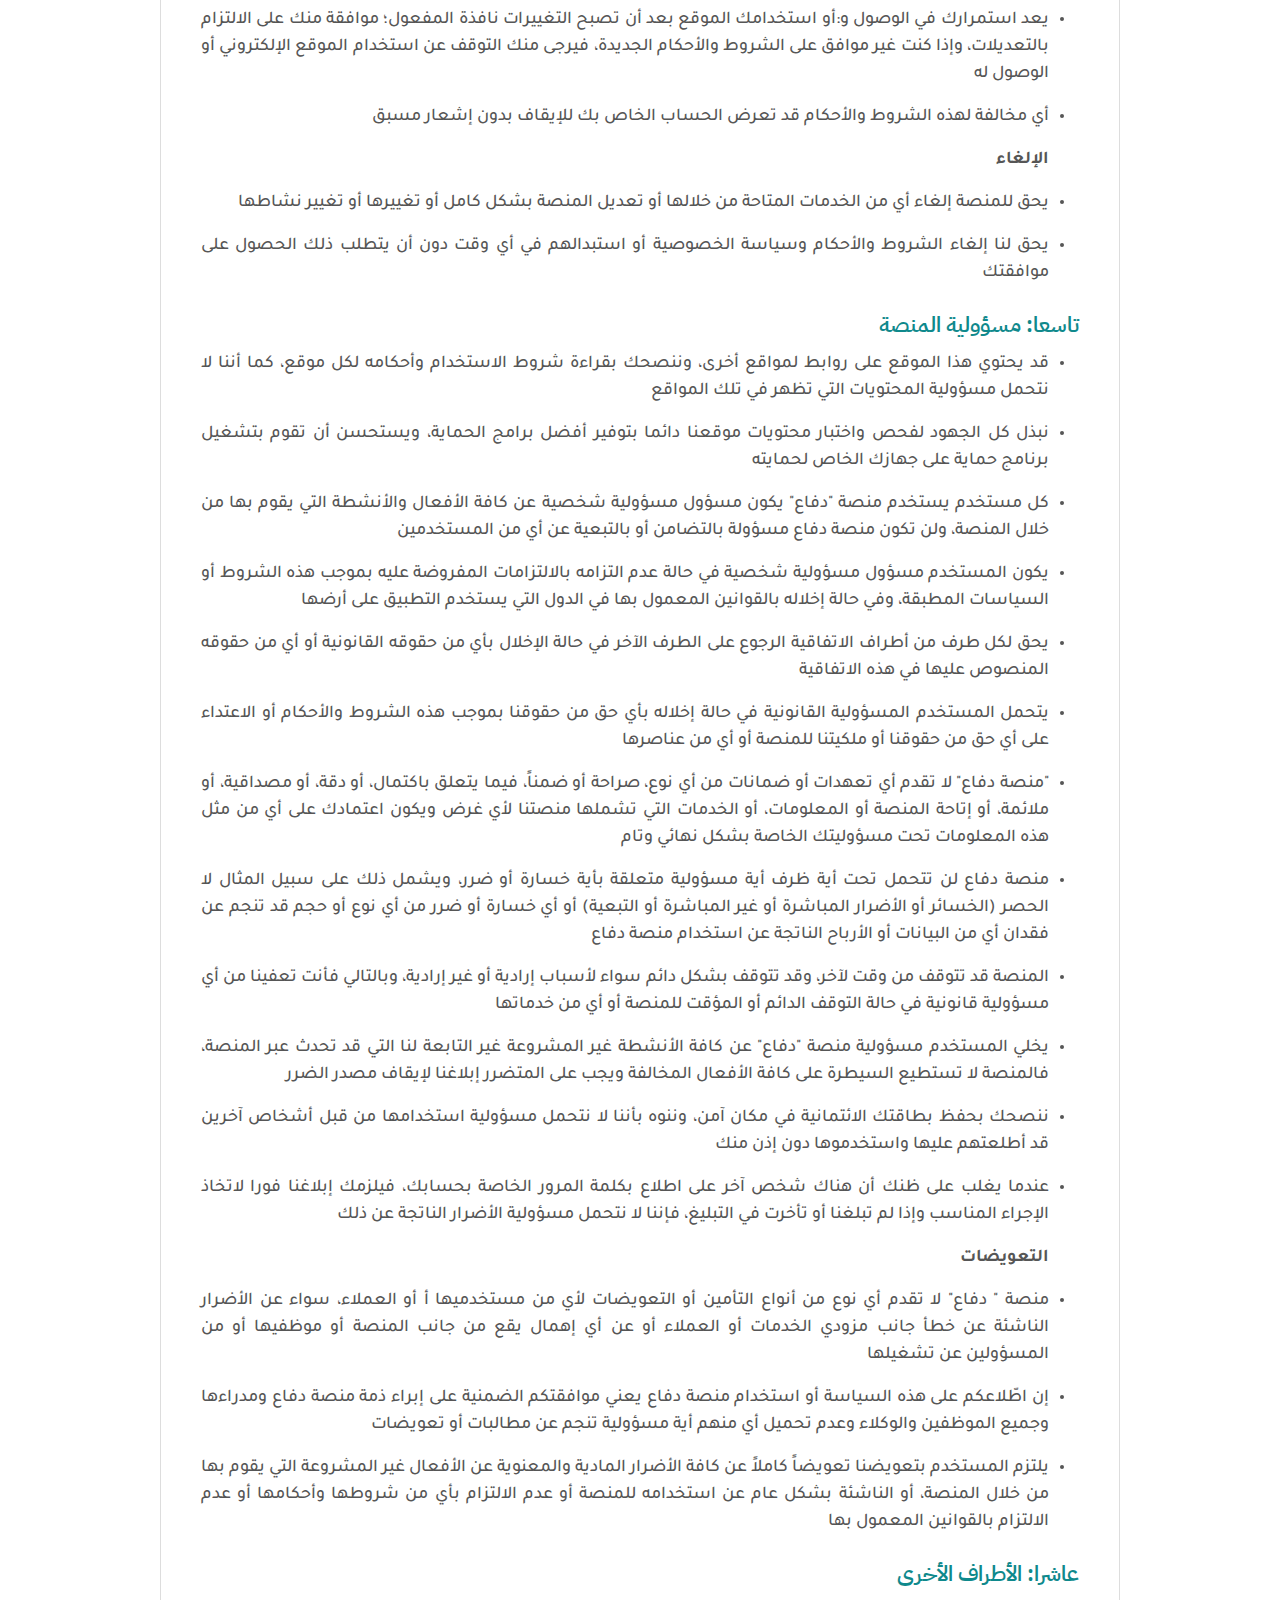
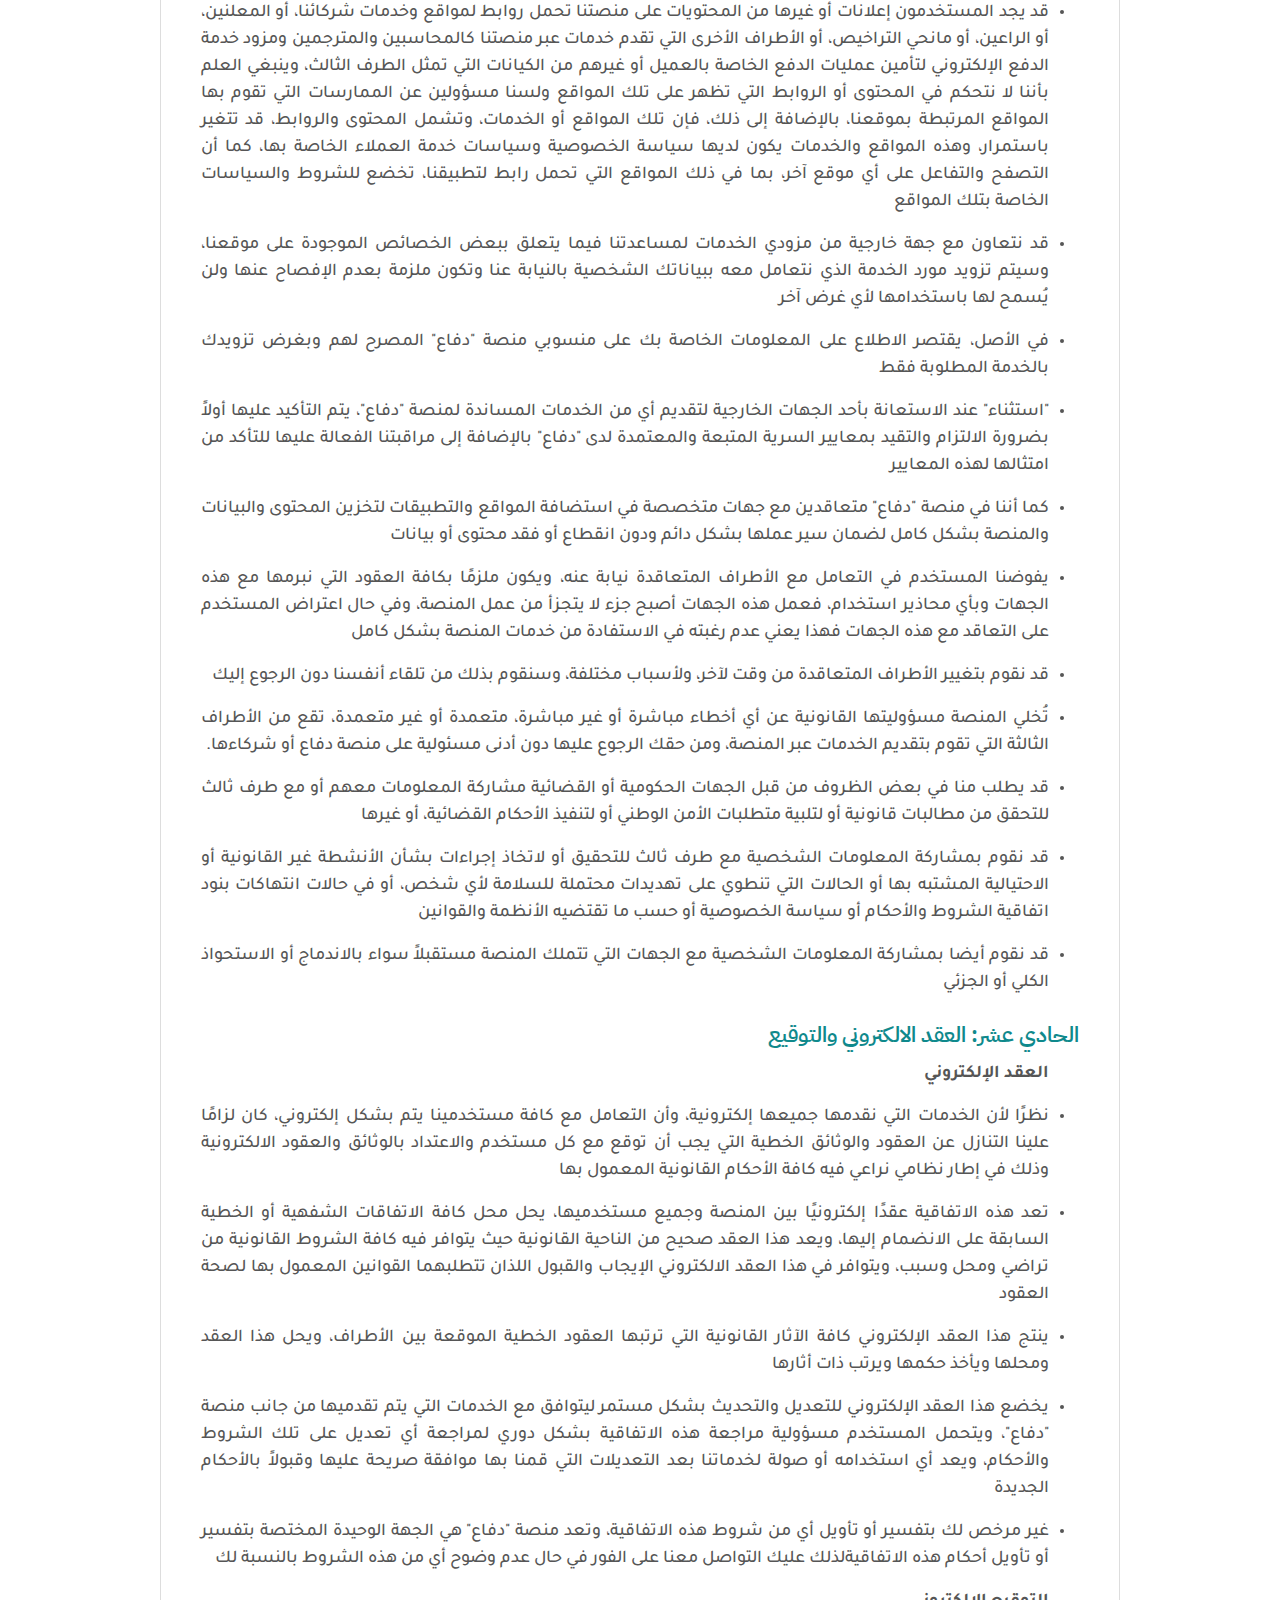
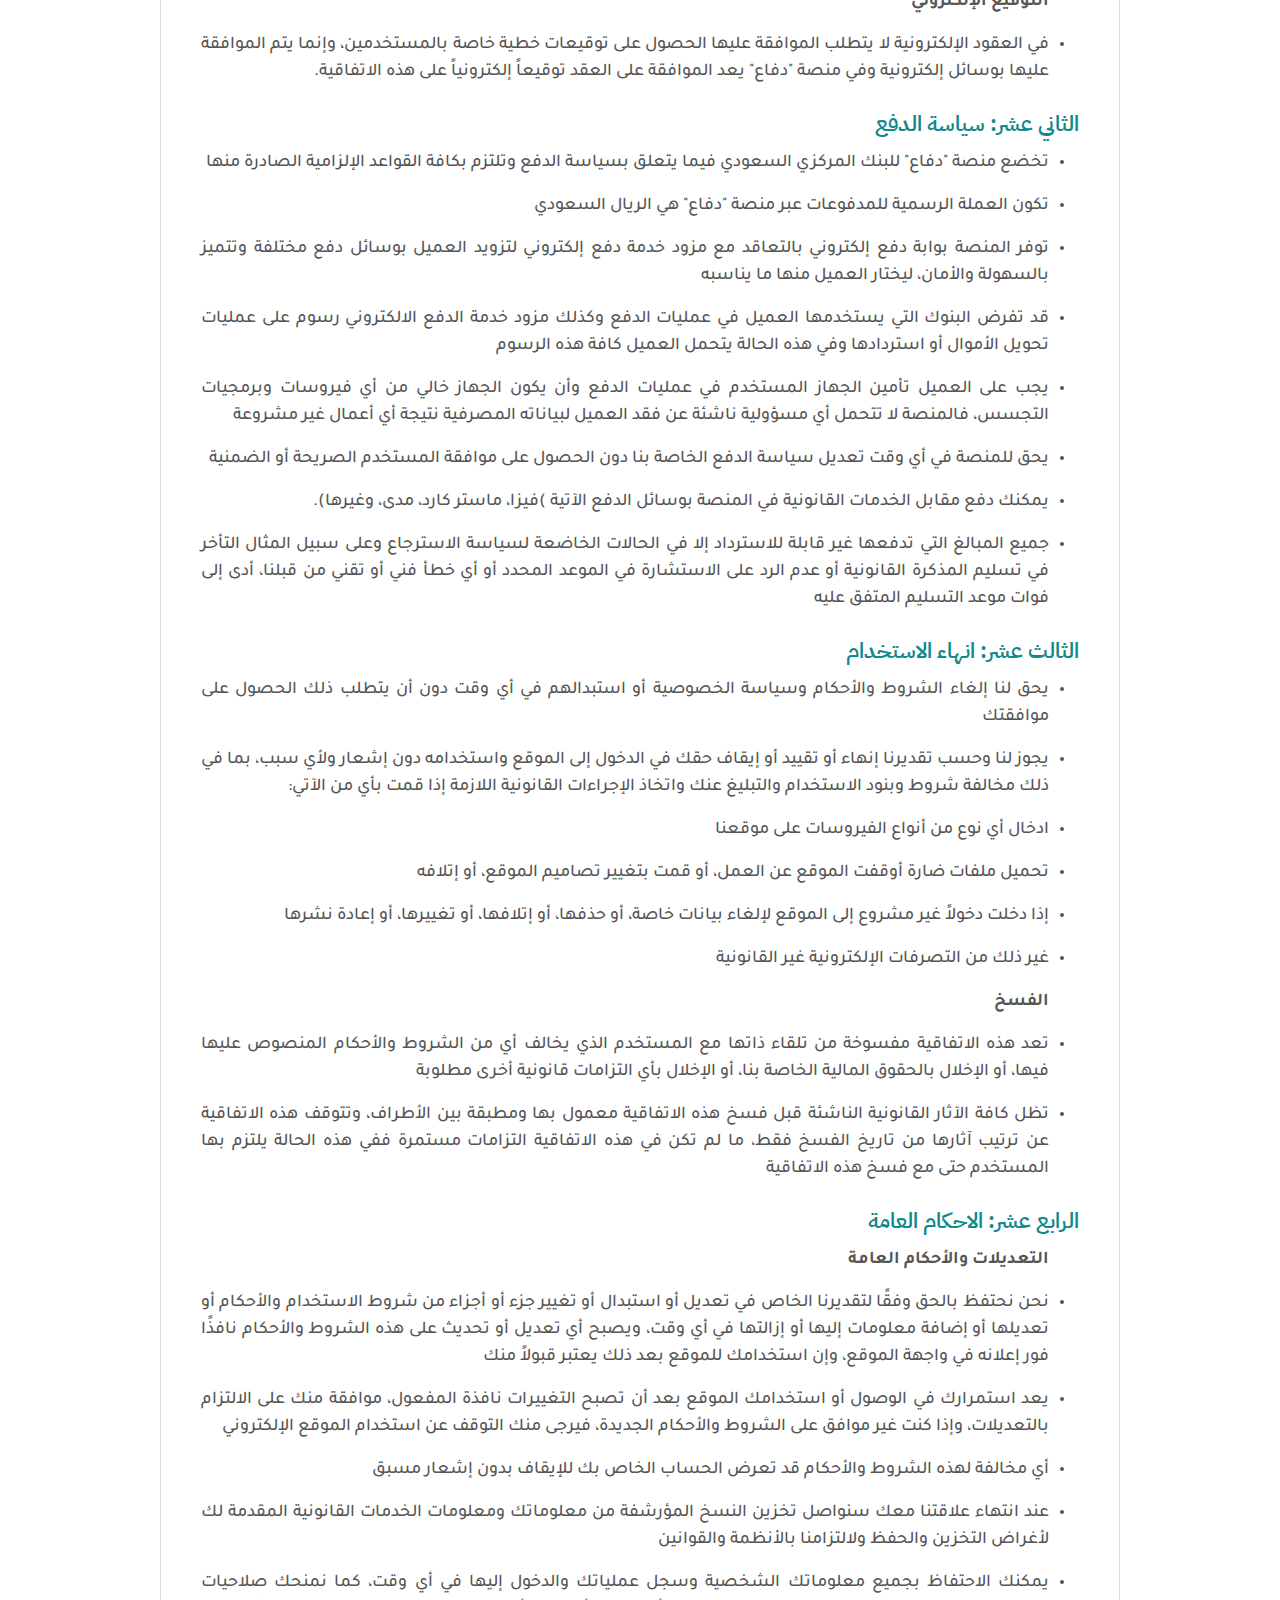
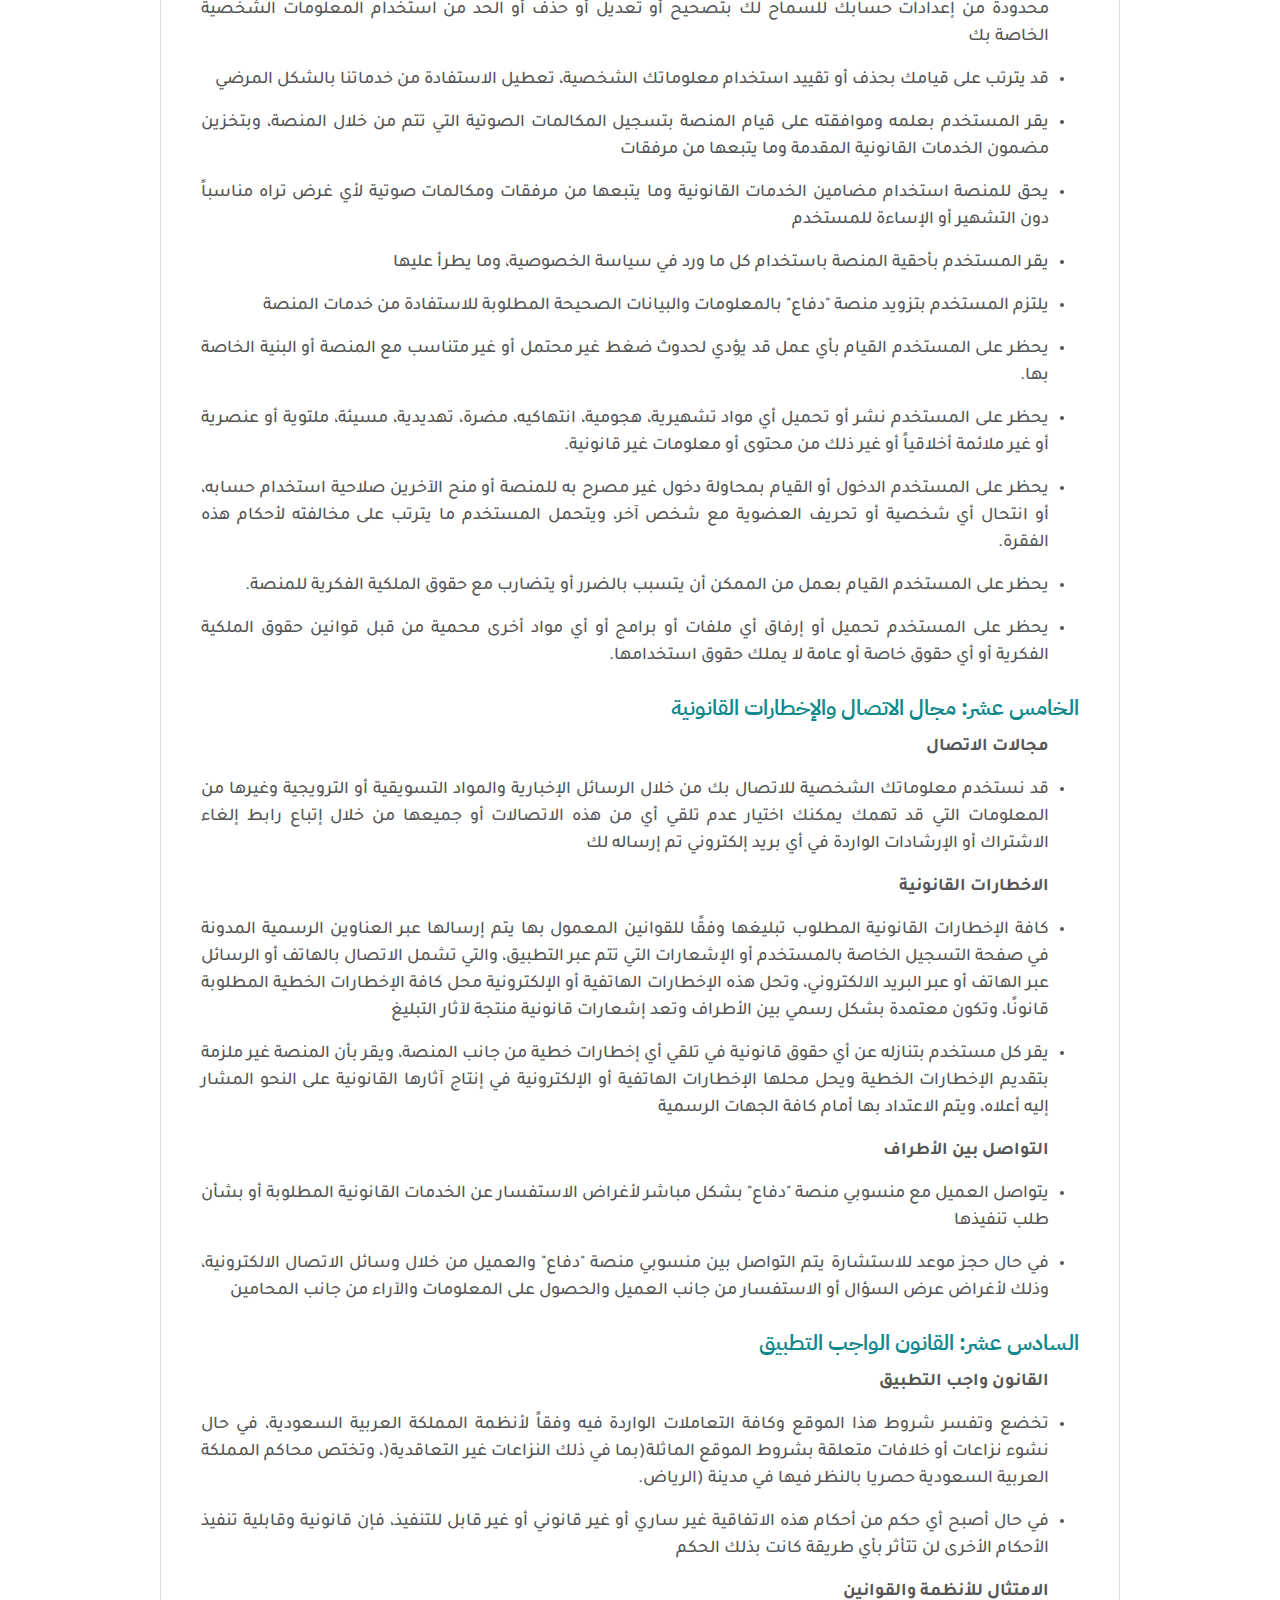
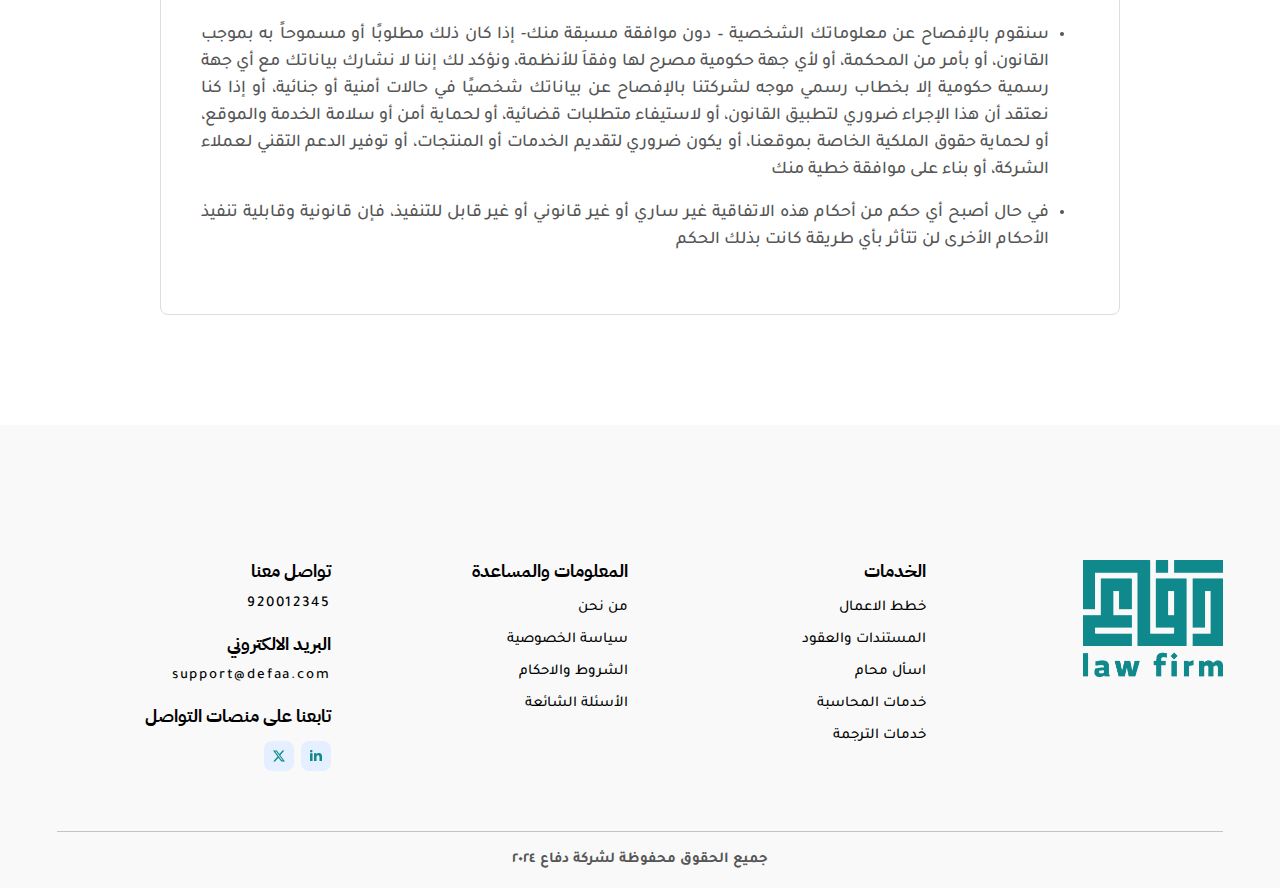
<file: terms.html>
<!DOCTYPE html>
<html lang="ar" dir="rtl">
<head>
    <meta charset="UTF-8">
    <meta http-equiv="X-UA-Compatible" content="IE=edge">
    <meta name="viewport" content="width=device-width, initial-scale=1.0">
    <title>الشروط والاحكام </title>

    <!--Essential css files-->
    <link rel="stylesheet" href="assets/css/all.css" >
    <link rel="stylesheet" href="assets/css/bootstrap.min.css" >
    <link rel="stylesheet" href="assets/css/swiper-bundle.min.css" >
    <link rel="stylesheet" href="assets/css/animate.css" >
    <link rel="stylesheet" href="assets/css/style.css" >

    <!--favicon-->
    <link rel="icon" href="assets/images/favicon.png">

</head>
<body> 

    <!-- header section start -->
    <header class="arabic_header isSticky">
        <div class="container">
          <div class="row align-items-center">
            <div class="col-xl-2 col-lg-2 col-md-12 text-end">
              <a class="logo" href="index.html">
                <img src="assets/images/logo.png" alt="Arabic" >
                <img
                  class="mbLogo"
                  src="assets/images/mobile-logo.png"
                  alt="Arabic"
                >
              </a>
              <button class="humbarger-button">
                <span class="menu-bar">
                  <svg
                    width="28"
                    height="20"
                    viewBox="0 0 28 20"
                    fill="none"
                    xmlns="http://www.w3.org/2000/svg"
                  >
                    <path
                      d="M2 0H12C12.5304 0 13.0391 0.210714 13.4142 0.585786C13.7893 0.960859 14 1.46957 14 2C14 2.53043 13.7893 3.03914 13.4142 3.41421C13.0391 3.78929 12.5304 4 12 4H2C1.46957 4 0.960859 3.78929 0.585786 3.41421C0.210714 3.03914 0 2.53043 0 2C0 1.46957 0.210714 0.960859 0.585786 0.585786C0.960859 0.210714 1.46957 0 2 0ZM16 16H26C26.5304 16 27.0391 16.2107 27.4142 16.5858C27.7893 16.9609 28 17.4696 28 18C28 18.5304 27.7893 19.0391 27.4142 19.4142C27.0391 19.7893 26.5304 20 26 20H16C15.4696 20 14.9609 19.7893 14.5858 19.4142C14.2107 19.0391 14 18.5304 14 18C14 17.4696 14.2107 16.9609 14.5858 16.5858C14.9609 16.2107 15.4696 16 16 16ZM2 8H26C26.5304 8 27.0391 8.21071 27.4142 8.58579C27.7893 8.96086 28 9.46957 28 10C28 10.5304 27.7893 11.0391 27.4142 11.4142C27.0391 11.7893 26.5304 12 26 12H2C1.46957 12 0.960859 11.7893 0.585786 11.4142C0.210714 11.0391 0 10.5304 0 10C0 9.46957 0.210714 8.96086 0.585786 8.58579C0.960859 8.21071 1.46957 8 2 8Z"
                      fill="#fff"
                    />
                  </svg>
                </span>
                <span class="menu-close">
                  <svg
                    width="19"
                    height="18"
                    viewBox="0 0 19 18"
                    fill="none"
                    xmlns="http://www.w3.org/2000/svg"
                  >
                    <path
                      d="M17.6667 17L1 1M17.6667 1L1 17"
                      stroke="white"
                      stroke-width="2"
                      stroke-linecap="round"
                    />
                  </svg>
                </span>
              </button>
            </div>
            <div class="col-xl-10 col-lg-10 col-md-12">
              <div class="arabic_header_menus">
                <div class="main_menu">
                  <ul>
                    <li><a href="index.html">الرئيسية</a></li>
                    <li><a href="about.html">من نحن</a></li>
                    <li class="sub-menu">
                      <a href="javascript:void(0);">
                        خدماتنا
                        <svg
                          width="6"
                          height="4"
                          viewBox="0 0 6 4"
                          fill="none"
                          xmlns="http://www.w3.org/2000/svg"
                        >
                          <path
                            fill-rule="evenodd"
                            clip-rule="evenodd"
                            d="M2.55122 0.202734C2.66926 0.072917 2.82928 0 2.99611 0C3.16294 0 3.32295 0.072917 3.441 0.202734L5.8157 2.81662C5.93374 2.94667 6.00004 3.12302 6 3.30689C5.99996 3.49076 5.93359 3.66708 5.81549 3.79706C5.69738 3.92704 5.53722 4.00004 5.37024 4C5.20326 3.99996 5.04313 3.92687 4.92508 3.79683L2.99611 1.67281L1.06714 3.79683C0.948456 3.92317 0.789458 3.99312 0.624388 3.99163C0.459318 3.99014 0.301385 3.91731 0.184604 3.78885C0.0678229 3.66038 0.00153828 3.48654 2.6226e-05 3.30479C-0.00148535 3.12303 0.0618973 2.94788 0.176522 2.81708L2.5508 0.202271L2.55122 0.202734Z"
                            fill="#213242"
                          />
                        </svg>
                      </a>
                      <ul>
                        <li><a href="plans.html">خطط الاعمال</a></li>
                        <li><a href="contracts.html">المستندات والعقود</a></li>
                        <li><a href="ask-lawyer.html">اسأل محام</a></li>
                        <li><a href="accounting.html">خدمات المحاسبة</a></li>
                        <li><a href="translation.html">خدمات الترجمة</a></li>
                      </ul>
                    </li>
                    <li class="sub-menu">
                      <a href="javascript:void(0);">
                        المزيد
                        <svg
                          width="6"
                          height="4"
                          viewBox="0 0 6 4"
                          fill="none"
                          xmlns="http://www.w3.org/2000/svg"
                        >
                          <path
                            fill-rule="evenodd"
                            clip-rule="evenodd"
                            d="M2.55122 0.202734C2.66926 0.072917 2.82928 0 2.99611 0C3.16294 0 3.32295 0.072917 3.441 0.202734L5.8157 2.81662C5.93374 2.94667 6.00004 3.12302 6 3.30689C5.99996 3.49076 5.93359 3.66708 5.81549 3.79706C5.69738 3.92704 5.53722 4.00004 5.37024 4C5.20326 3.99996 5.04313 3.92687 4.92508 3.79683L2.99611 1.67281L1.06714 3.79683C0.948456 3.92317 0.789458 3.99312 0.624388 3.99163C0.459318 3.99014 0.301385 3.91731 0.184604 3.78885C0.0678229 3.66038 0.00153828 3.48654 2.6226e-05 3.30479C-0.00148535 3.12303 0.0618973 2.94788 0.176522 2.81708L2.5508 0.202271L2.55122 0.202734Z"
                            fill="#213242"
                          /></svg
                      ></a>
                      <ul>
                        <li><a href="contact.html">تواصل معنا</a></li>
                        <li><a href="privacy.html">سياسة الخصوصية</a></li>
                        <li><a href="terms.html">الشروط والأحكام</a></li>
                        <li><a href="faq.html">الأسئلة الشائعة</a></li>
                      </ul>
                    </li>
                  </ul>
                </div>
                <div class="arabic_swicher_button d-flex align-items-center">
                  <a class="loginBtn button-animsm" href="login.html"
                    >تسجيل الدخول</a
                  >
                  <div class="dropdown">
                    <button
                      class="dropdown-toggle"
                      type="button"
                      data-bs-toggle="dropdown"
                    >
                      <img src="assets/images/home/language.png" alt="Arabic" >
                      العربية
                      <svg
                        width="8"
                        height="6"
                        viewBox="0 0 8 6"
                        fill="none"
                        xmlns="http://www.w3.org/2000/svg"
                      >
                        <path
                          d="M6.86496 0L1.13504 0C0.287204 0 -0.175953 0.988856 0.366819 1.64018L3.23178 5.07813C3.63157 5.55789 4.36843 5.55789 4.76822 5.07814L7.63318 1.64018C8.17595 0.988857 7.7128 0 6.86496 0Z"
                          fill="#909090"
                        />
                      </svg>
                    </button>
                    <ul class="dropdown-menu">
                      <li>
                        <img
                          
                          src="assets/images/home/en.png"
                          alt="Arabic"
                        >English
                      </li>
                    </ul>
                  </div>
                </div>
              </div>
            </div>
          </div>
        </div>
      </header>
      <!-- header section end -->

  <!-- privacy section start  -->
    <section class="arabic_terms pt-174 pb-90">
       <div class="container">
         <div class="row">
            <div class="col-lg-12">
                <div class="terms_page_title text-center mb-70">
                    <h1 class="wow fadeInUp small-size"> الشروط والأحكام </h1>
                </div>
              </div>
         </div>
         <div class="row">
            <div class="col-lg-12">
                <div class="privacy_box">
                    <h2 class="privacy_title"> أولا: المقدمة </h2>
                    <p class="mb-0">نعتز بزيارتكم لمنصة  دفاع</p>
                    <p>"<b>دفاع</b>" عبارة عن منصة رقمية متخصصة تعنى بتلبية الاحتياجات القانونية للأفراد وقطاع الشركات ورواد الأعمال بمهنية وكفاءة عالية، وتقوم شركة دفاع القانونية بتشغيل وإدارة المنصة.</p>
                    <h2 class="privacy_title">  ثانيا: التعريفات </h2>
                    <ul class="privacy_list">
                      <li class="list-none-first"> "<b>المنصة</b>" أو "<b>الدفاع</b>" أو "<b>نحن</b>" أو "لنا" أو "لنا" تشير إلى منصة وتطبيق الدفاع الإلكتروني في المملكة العربية السعودية وجميع الخدمات التابعة لها، كما تشير إلى الجهة المالكة للموقع والتطبيق، والمديرين والمشغلين وجميع الأشخاص المسؤولين عن الموقع.</li>
                      <li class="list-none-first"> "<b>مقدم الخدمة</b>" هو الشخص الذي يقدم خدماته القانونية في مجاله وفقاً لبياناته المسجلة في المنصة والمقدمة من خلال منصة الدفاع.</li>
                      <li> "<b>المستخدم</b>" أو "<b>الحساب</b>" أو "أنت" أو "خاصتك" <b>يشير إلى الشخص</b> الذي يستخدم منصة الدفاع أو يزورها أو يسجل حسابًا فيها أو يطلب خدمات من خلالها، والذي يجب عليه الالتزام بشروط وأحكام هذه الاتفاقية </li>
                      <li> "<b>العميل</b>" يشير إلى كل شخص أو جهة تستخدم منصة الدفاع لأغراض الحصول على الاستشارات والخدمات القانونية المتنوعة التي تقدمها المنصة</li>
                      <li> "<b>الخدمة القانونية</b>" تشير إلى كل خدمة قانونية يرغب العميل في الحصول عليها من مقدمي الخدمات، والتي تشمل الاستشارات في كافة المجالات القانونية والمذكرات والقضايا والمرافعات والعقود وأعمال التحكيم وغيرها من الأعمال القانونية المتوافقة مع الأنظمة المعمول بها في المملكة العربية السعودية</li>
                      <li> "المحتوى" يعني أي مراجعات أو تعليقات أو رسائل أو بيانات أو معلومات أو نصوص أو ملفات صوتية أو صور أو رسومات أو مقاطع فيديو أو رموز أو مواد أخرى يتم بثها أو عرضها على موقع منصة الدفاع </li>
                      <li> "<b>مناطق تفاعلية</b>" تعني منتديات النقاش، لوحات الإعلانات، خدمات المراجعة، أو الدردشة، أو غيرها من المنتديات التي توفرها منة "دفاع" 
                      </li>
                      <li>
                        "<b>الاتفاقية</b>" تشير إلى هذه الوثيقة التي تتضمن الشروط والأحكام والسياسات المختلفة بما في ذلك الشروط والسياسات الخاصة بمزودي الخدمات والشروط والسياسات الخاصة بالعملاء، وكذلك سياسة الخصوصية الخاصة بالمنصة وأي اتفاقات أو عقود خطية أو إلكترونية
                      </li>
                      <li> "شروط سياسة الخصوصية" طريقة جمع البيانات وطريقة حماية المعلومات الشخصية للمستخدمين </li>
                      <li> "<b>الأنظمة</b>" تشير إلى الأنظمة المعمول بها في المملكة العربية السعودية </li>
                    </ul>
                    <h2 class="privacy_title"> ثالثا: شروط  الاستخدام)  شروط  واحكام العملاء، البيانات والمرفقات) </h2>
                    <ul class="privacy_list">
                        <li  class="list-none-first" > <strong>شروط الاستخدام</strong> </li>
                       
                        <li> نقدم هذه الشروط والأحكام لتنظم العلاقات القانونية بين منصة "دفاع" ومستخدميها من المحامين والعملاء، فمن خلال الدخول إلى موقعنا أو تصفحه أو استخدامه، أو التسجيل فيه، فأنت تؤكد أنك قرأت هذه الشروط والأحكام وفهمت مضمونها ووافقت عليها بأكملها، إذا كنت غير موافق على أي جزء من هذه الشروط والأحكام، فلا يحق لك الوصول إلى الموقع، وتعد هذه الوثيقة هي العقد الإلكتروني المُلزم لجميع الأطراف ويجوز العمل به أمام كافة الجهات القانونية والمحاكم وغيرها، ويتم توفير الخدمات من خلال المنصة وفق الشروط والأحكام المنصوص عليها في هذه الاتفاقية، وبالتالي فأنت تلتزم بهذه الاتفاقية بغض النظر عن الدولة التي تنتمي إليها
                        </li>
                        <li class="list-none-first"> <strong>احكام العملاء</strong> </li>
                        
                        <li> باعتبار أن هذه الاتفاقية عقد إلكتروني بين المنصة وجميع مستخدميها، فيجب أن يتوافر في جميع مستخدمي المنصة الأهلية المعتبرة شرعًا وقانونًا طبقًا للقوانين المعمول بها
                        </li>
                        <li> يجب ألا يقل عمر المستخدم عن 18 عامًا وقت الانضمام إلى هذه الاتفاقية، فإذا كان المستخدم أقل من ذلك فيجب أن ينضم إلى هذه الاتفاقية بواسطة الولي الجبري أو الوصي عليه وفقًا لأحكام الولاية المعمول بها
                        </li>
                        <li> يجب أن يطلع المستخدم على أحكام هذه الاتفاقية بشكل كامل قبل الانضمام إليها، فدخول المستخدم يعني اطلاعه على كافة شروطها، ويعد ملزمًا بها وبكافة الآثار القانونية الناشئة عن تطبيق أحكامها
                        </li>
                        <li> يجب أن يضمن المستخدم طوال فترة انضمامه إلى هذه الاتفاقية توافر جميع الشروط والمتطلبات المذكورة في الاتفاقية وكذلك كافة الشروط والمتطلبات المنصوص عليها في القوانين المعمول بها
                        </li>
                        <li> في حال فقد المستخدم أي شرط من شروط هذه الاتفاقية ستكون لاغية مع تطبيق كافة الآثار القانونية الناشئة خلال فترة سريانها
                        </li>
                        <li> يجب على العميل تسجيل حساب بالمنصة للاستفادة من الخدمات القانونية التي يقدمها منسوبي منصة "دفاع"، فتقديم الطلبات من خلال المنصة يتم بشكل حصري للعملاء أصحاب الحسابات فقط، فإذا لم يكن لديك حساب بالمنصة يجب عليك إنشاء حساب قبل طلب الخدمة 
                        </li>
                        <li> العميل مسؤول بشكل كامل عن كافة الطلبات التي يتم تقديمها من خلال حسابه بالمنصة، كما سيكون العميل مسؤول بشكل كامل عن كافة المدفوعات التي تتم من خلال حسابه بالمنصة، ولا يحق له في أي وقت الادعاء بأن شخص آخر هو من قام بطلب الخدمات أو القيام بعمليات الدفع دون علمه
                        </li>
                        <li> نرخص استخدام الحساب بشكل شخصي، وبالتالي يحظر على العميل تفويض غيره في الاستفادة من الخدمات المتاحة عبر المنصة من خلال حسابه، ويحظر على العميل الإفصاح عن بيانات الحساب وكلمة المرور لأشخاص آخرين
                        </li>
                        <li> يجب أن يحدد العميل بوضوح الخدمات القانونية المطلوبة والتي يرغب في شرائها من خلال المنصة، وفي حال طلب خدمة بشكل خاطئ وقيام المحامي بتقديمها بالشكل المتفق عليه، لن يكون من حق العميل تغيير الخدمة، ويلتزم بتقديم طلب جديد بالنسبة لأي خدمة تختلف في الوصف عن الخدمة السابق تقديمها
                        </li>
                        <li> يعلم العميل ويوافق على أن طبيعة التزام المحامي "بتحقيق نتيجة" في الأمور المحسومة بموجب القوانين المعمول بها والتي تحتمل أي اجتهاد، ويكون طبيعة التزام المحامي "ببذل عناية" في الأمور التي تتطلب جهد مبذول منه
                        </li>
                        <li> في حالة تقديم الخدمة بالشكل المتفق عليه من جانب المحامي، فليس للعميل الحق في الاعتراض على الخدمة أو طلب إلغائها، ويخضع طلب الإلغاء لسياسة الإلغاء المعتمدة من قبلنا
                        </li>
                        <li> يلتزم العميل بمعاملة المحامي بالشكل اللائق، ويحظر توجيه أي إساءة للمحامين، وفي حال حدوث أي خلاف بين الطرفين فعلى العميل التواصل مع المنصة فورًا
                        </li>
                        <li> يجب عليك تقدم العون والتسهيلات اللازمة في حال قيام المنصة بإجراء أي تحقيقات بشأن أي استخدام نظن أنه يخالف أحكام هذه الاتفاقية أو يخالف القوانين المعمول بها أو يتسبب في نزاعات قانونية لنا أو يضر بأي من مستخدمي المنصة
                        </li>
                        <li> يجب استخدام منصة "دفاع" بشكل قانوني ومشروع ويحظر القيام بأي معاملات أو أفعال من شأنها تعريض المنصة للمساءلة القانونية أو المطالبات القضائية وأن يبتعد المستخدمين عن استخدام المنصة لأغراض التدليس أو الاحتيال أو التواصل غير المشروع أو التواصل الوهمي أو الإضرار بأي طرف من الأطراف
                        </li>
                        <li> يخضع استخدامك لمنصة "دفاع" لأحكام وشروط الاستخدام المطبقة وفقاً لأنظمة المملكة العربية السعودية
                        </li>
                        <li class="list-none-first">   <strong>البيانات</strong> </li>
                      
                        <li> خلال استخدامك لخدماتنا قد نطلب منك تزويدنا بمعلوماتك الشخصية للتواصل معك، قد تتضمن هذه المعلومات على سبيل المثال لا الحصر (عنوان بريدك الإلكتروني، اسمك، رقم هاتفك، موقعك، واي معلومات أخرى مطلوبة للاتصال بك عبر الانترنت أو عبر الهاتف، بيانات الحساب البنكي والبطاقات الائتمانية، البيانات التي يتم تعبئتها من خلال نماذج منصة "دفاع" (بما في ذلك ملفات تعريف الارتباط) أو أي تعاملات أخرى مع منصة "دفاع")
                        </li>
                        <li> في حال تم استخدام الحساب من قبل عدة أشخاص أو بالنيابة عن منشأة فإن الشخص الذي سُجّل الحساب باسمه يكون مسؤولًا عن جميع الأنشطة ويجب أن يبلغنا فورًا عن أي استخدام غير قانوني أو غير مصرح به للحساب
                        </li>
                        <li> يقوم العميل بإضافة البيانات وملفات القضايا والمذكرات وغيرها من المحتوى للمحامين ليتمكنوا من دراسة الموضوع بشكل كامل ومن ثم تقديم الاستشارات المطلوبة
                        </li>
                        <li> يجب على العميل إدخال أي معلومات مطلوبة بالمنصة بشكل صحيح ويكون مسؤول عنها وعن دقتها وحداثتها وقانونيتها ويلتزم بتحديثها كلما طرأ أي تغيير لها
                        </li>
                        <li> أنت تفوضنا في الاحتفاظ ببيانات ومرفقات الخدمة القانونية المطلوبة عبر المنصة لأغراض تقديم الخدمة والتحقق منها وتسوية المعاملات التي تتم من خلال المنصة، ولن تكون هذه البيانات والملفات مرئية لأي مستخدم آخر
                        </li>
                    </ul>
                    <h2 class="privacy_title"> رابعا: سياسة الخصوصية )السرية وحفظ المعلومات) </h2>
                    <ul class="privacy_list">
                        <li> نؤكد لك أن خصوصيتك هي أولوية قصوى، ونلتزم بحمايتها بكافة الوسائل الممكنة، يوضح هذا البيان الملامح الرئيسية لسياسة الخصوصية الخاصة بمنصة "دفاع" والمعمول بها حالياً، أو المعدلة وذلك من أجل الإفصاح عن النهج الذي تتبعه فيما يتعلق بالمعلومات الخاصة بك
                        </li>
                        <li> استخدامك لـ "دفاع" يعني قبولك للشروط والأحكام وكذلك قبول بيان سياسة الخصوصية وفي حال عدم موافقتك على أي من هذه الشروط والسياسات فلا يحق لك استخدام أو دخول الموقع أو التطبيقات المتعلقة به
                        </li>
                        <li> الحفاظ على المعلومات من أهم أولوياتنا مع التأكيد على استخدامها على النحو اللازم للاستفادة من التعاملات الخاصة مع "دفاع"
                        </li>
                        <li> نظمن لك بالحفاظ على الإجراءات الأمنية، التقنية، الإدارية، الفنية الكفيلة لمنع أي وصول لأي من المعلومات الخاصة بك خارج منصة "دفاع" لضمان التعامل بما يتماشى مع سياسة الخصوصية هذه
                        </li>
                        <li> يقتصر الاطلاع على المعلومات الخاصة بك على منسوبي "دفاع" المصرح لهم وبغرض تزويدك بالخدمة المطلوبة فقط
                        </li>
                        <li> "استثناء" عند الاستعانة بأحد الجهات الخارجية لتقديم أي من الخدمات المساندة لدفاع، يتم التأكيد عليها أولاً بضرورة الالتزام والتقيد بمعايير السرية المتبعة والمعتمدة لدى منصة "دفاع" بالإضافة إلى مراقبتنا الفعالة عليها للتأكد من امتثالها لهذه المعايير
                        </li>
                        <li> أنت مسؤول عن الحفاظ على سرية بيانات حسابك وكلمة المرور وتحديد من يصل إلى الأجهزة الخاصة بك أو المنصة الخاصة بنا، كما أنك توافق على قبول المسؤولية عن جميع الأنشطة التي تتم من خلال حسابك أو كلمة المرور الخاصة بك، وإشعارنا في حال وجود أي عمليات غير مصرح بها تتم من خلال حسابك 
                        </li>
                        <li> نحتفظ بمعلوماتك بشكل آمن وذلك باتباع معايير في إدارة أمن المعلومات لحماية المعلومات الحساسة مثل المعلومات المالية وتفاصيل أي معلومات شخصية أخرى، وتطبق أنظمة أمن المعلومات الخاصة بنا على الأشخاص والعمليات وأنظمة تكنولوجيا المعلومات على أساس إدارة المخاطر، ويقوم طرف ثالث مؤهل لإدارة وسائل وآلية الدفع وتدقيقها
                        </li>
                        <li> تتخذ المنصة كافة المعايير اللازمة للحفاظ على سرية بياناتك ومستنداتك ومعلوماتك الشخصية، إلا أنه لن تكون المنصة مسؤولة عن أي فقدان أو تسريب لأي من المعلومات والبيانات والمستندات التي قدمتها للمنصة طبقا لهذه المادة
                        </li>
                        <li> توافق على الحفاظ على سرية المعلومات والبيانات والمستندات المقدمة لك من قبل المنصة أو مقدمي الخدمات وتلتزم بعدم إفشائها لأي طرف ثالث وعلى سبيل المثال لا الحصر (البيانات التجارية-خطط المنتجات-الخدمات-أي من المعلومات التكنولوجية أو التصميمية بما في ذلك البرمجيات أو الأدوات المستخدمة في تصميم البرمجيات-أي معلومات تم اعتبارها أو تحديدها كمعلومات سرية)
                        </li>
                        <li> كما توافق على أن كافة المعلومات والبيانات والمستندات التي تم الإفصاح عنها من قبل المنصة أو مقدمي الخدمات لك طبقا لهذه المادة هي ملك للمنصة ولمقدمي الخدمات، ولا يجوز لك بأي حال من الأحوال مشاركتها مع الغير أو التصرف بها بغير ما هو منصوص عليها في هذه الاتفاقية
                        </li>
                    </ul>
                    <h2 class="privacy_title"> خامسا: الخدمات </h2>
                    <ul class="privacy_list">
                        <li> إن الغرض من هذه المنصة هو تقديم الخدمات القانونية باللغتين العربية والإنجليزية على سبيل المثال لا الحصر (الاستشارات القانونية، صياغة ومراجعة لعقود والوثائق والكتابات القانونية، قيد ومتابعة القضايا أمام المحاكم واللجان المختصة، التقنية المالية، الحوكمة، إدارة التسوية الودية للمنازعاتالملكية الفكرية، تأسيس الشركات الناشئة)
                        </li>
                        <li> تقدم الخدمات القانونية بشكل كامل للعملاء من جانب منسوبي منصة "دفاع"، لذلك يقوم العميل بتوضيح كافة المتطلبات الخاصة بالخدمة القانونية التي يرغب في الاستفادة منها من خلال المنصة بشكل واضح وصريح
                        </li>
                        <li> يجب أن تقدم الخدمة القانونية من خلال منصة "دفاع" وبالتالي فإن أي خدمة تقدم خارج المنصة لن نقبل التعامل عليها أو دفع مقابلها من خلال المنصة
                        </li>
                        <li> يحظر تقديم مزود الخدمة أو العميل لأي تواصل خارجي ويقتصر تواصل الأطراف داخل المنصة فقط 
                        </li>
                        <li> يتم إغلاق الطلب في حال تنفيذه بشكل كامل من جانب المحامي، وفي حال رغبة العميل في الحصول على خدمة جديدة فعليه فتح طلب جديد من خلال المنصة
                        </li>
                    </ul>
                    <h2 class="privacy_title">  سادسا: حقوق الملكية الفكرية والعلامة التجارية </h2>
                    <ul class="privacy_list">
                        <li class="list-none-first">  <strong>حقوق الملكية الفكرية</strong></li>
                       
                        <li> إن المحتوى على موقعنا والعلامات التجارية وعلامات الخدمة والشعارات المشمولة في هذه الشروط (العلامات) مملوكة لدى موقعنا او تم ترخيصها لنا وتخضع الى حقوق النشر وحقوق الملكية الفكرية الاخرى في المملكة العربية السعودية والمعاهدات الدولية 
                        </li>
                        <li> إن محتوى موقعنا يتضمن بدون حصر كافة محتوى البرمجيات الأساسي وقواعد البيانات والوظائف والبرمجيات وتصميمات الموقع على الشبكة والصوت والفيديو والنص والصور الفوتوغرافية والرسوم البيانية، كما أن كافة الرسوم البيانية والشعارات والتصميمات ورؤوس الصفحات والأيقونات والنصوص واسماء الخدمة العائدة لموقعنا هي علامات تجارية مسجلة وعلامات تجارية بموجب القانون العام او بشكل تجاري لموقعنا، ولا يجوز استخدامها كجزء من العلامات التجارية و:أو كجزء من اسماء النطاق، بالارتباط مع أي منتج او خدمة بأي اسلوب من المحتمل ان يسبب تشابه ولا يجوز نسخها، تقليدها، او استخدامها سواء بالكامل او جزئيا بدون تصريح خطي مسبق من موقعنا، كما أنه لا يجوز استخدام محتوى موقعنا أو تطبيقنا لغير المشترك الشخصي أو التجاري فقط ولا يجوز استخدامه، نسخه، اعادة انتاجه، توزيعه، نقله، بثه، عرضه، بيعه، ترخيصه او بخلاف ذلك واستغلاله لاي أغراض اخرى آيا كانت بدون التصريح الخطي المسبق من المالكين المعنيين، كما أن الاستعادة النظامية للبيانات أو أي محتوى آخر من الموقع او لإنشاء او تأليف، سواء بشكل مباشر او غير مباشر، مجموعة، مؤلف، قاعدة بيانات او دليل بدون التصريح الخطي من موقعنا محظور.
                        </li>
                        <li> وبما إنك مؤهل لاستخدام الموقع، يتم منحك ترخيص محدود للدخول وتنزيل او طباعة نسخة عن أي جزء من محتوى موقعنا الذي حصلت على حرية الدخول اليه بشكل صحيح فقط للاستخدام الشخصي غير التجاري، ويحتفظ موقعنا بكافة الحقوق التي لم يتم منحها صراحة اليك في:على موقع الشبكة ومحتوى وعلامات موقعنا، وفي حالة قيامك بتنزيل او طباعة نسخة عن محتوى موقعنا وفق التصريح المخول لك، يتعين عليك الاحتفاظ بكافة اشعارات حقوق النشر واشعارات الملكية الاخرى المشمولة فيها، وتوافق على عدم تجاوز وإبطال او بخلاف ذلك التدخل في الخصائص الامنية الخاصة بموقع الشبكة او الخصائص التي تمنع او تقيد استخدام او نسخ أي من محتوى موقعنا او تنفيذ القيود على استخدام الموقع على الشبكة ومحتواه 
                        </li>
                        <li class="list-none-first"> <strong>العلامة التجارية</strong></li>
                    
                        <li> "دفاع" هي علامة تجارية ومستخدمة من جانبنا ولا يجوز التعدي عليها أو تقليدها أو نسخها أو تداولها بشكل غير قانوني أو استخدامها على علامات أو خدمات غير تابعة لنا، وفي حالة الاعتداء على تلك العلامة يحق لنا اتخاذ كافة الإجراءات القانونية التي تحفظ كافة حقوقنا التجارية عليها
                        </li>
                        <li> قد يكون متوفر من خلال المنصة علامات تجارية خاصة بالغير، وفي حالة اعتداء أي من مستخدمي المنصة عليها فيحق لأصحابها الدفاع عنها واتخاذ الإجراءات القانونية ضد المستخدم
                        </li>
                        <li> يحق لنا وضع العلامة التجارية الخاصة بنا على أي محتوى يقدمه العميل عبر المنصة
                        </li>
                        <li> ننوه بأن هذا الموقع قد يعرض موادًا تحتوي على حقوق ملكية فكرية لأطراف ثالثة، وهذه الحقوق هي ملك لأصحابها ويستفاد منها حسب السياسة التي وضعها
                        </li>
                    </ul>
                    <h2 class="privacy_title"> سابعا: المحتوى </h2>
                    <ul class="privacy_list">
                        <li> نتيح من خلال المنصة العديد من العناصر كالنصوص والرسومات والصور بكافة أشكالها وأنواعها والشعارات والرسوم التوضيحية والشروحات والبيانات والمواد الأخرى المقدمة من منصة "دفاع" على أو من خلال خدمات المنصة المختلفة، ويجب أن يكون استخدامك لهذه العناصر لأغراض تقديم الخدمات أو الاستفادة منها
                        </li>
                        <li> إن توفير المحتوى من خلال المنصة من جانبنا واختياره وتجميعه وترتيبه من المحتمل أن يحتوي على أخطاء أو إغفال أو أخطاء إملائية أو أن يكون غير محدث أو متزامن أو لا يتم مراجعته بشكل دائم، وبالتالي فأنت تعفي منصة " دفاع" من أي مسؤولية ناشئة عن ذلك، وتتعهد بالتحقق من هذا المحتوى بنفسك قبل الاعتماد عليه
                        </li>
                        <li> يجب أن يكون المحتوى المقدم من المستخدم عبر المنصة لأغراض تقديم الخدمات أو الاستفادة منها، ويحظر تقديم محتوى يتضمن إساءة أو تشويه للسمعة أو كيدي أو لأغراض التضليل أو الاحتيال على المستخدمين أو لأي أغراض غير قانونية
                        </li>
                        <li> يكون المستخدم مسؤول بشكل كامل عن الأضرار التي يسببها المحتوى الذي يقدمه لغيره من المستخدمين أو الأطراف الثالثة، سواء كانت الأضرار مباشرة أو غير مباشر
                        </li>
                    </ul>
                    <h2 class="privacy_title"> ثامنا: التعديلات </h2>
                    <ul class="privacy_list">
                        <li  class="list-none-first"> <strong>تغييرات على سياسة الخصوصية</strong> </li>
                         <li> لنا الحق في تعديل أو تحديث سياسة الخصوصية الخاصة بنا من وقت لآخر، سيتم نشر أي تغير أو تعديل في هذه الصفحة، ننصحك بمراجعة سياسة الخصوصية بشكل دوري لأي تحديثات، فهذه التغييرات تكون نافذة فور نشرها على هذه الصفحة
                        </li>
                        <li class="list-none-first"><strong>التعديلات والأحكام العامة</strong> </li>
                        
                        <li> نحن نحتفظ بالحق في تعديل أو استبدال أو تغيير جزء : أو أجزاء من شروط الاستخدام والأحكام أو تعديلها أو إضافة معلومات إليها أو إزالتها في أي وقتويصبح أي تعديل أو تحديث على هذه الشروط والأحكام نافذًا فور إعلانه في واجهة الموقع، وإن استخدامك للموقع بعد ذلك يعتبر قبولاً منك
                        </li>
                        <li> يعد استمرارك في الوصول و:أو استخدامك الموقع بعد أن تصبح التغييرات نافذة المفعول؛ موافقة منك على الالتزام بالتعديلات، وإذا كنت غير موافق على الشروط والأحكام الجديدة، فيرجى منك التوقف عن استخدام الموقع الإلكتروني أو الوصول له
                        </li>
                        <li> أي مخالفة لهذه الشروط والأحكام قد تعرض الحساب الخاص بك للإيقاف بدون إشعار مسبق
                        </li>
                        <li class="list-none-first"><strong>الإلغاء</strong></li>
                     
                        <li> يحق للمنصة إلغاء أي من الخدمات المتاحة من خلالها أو تعديل المنصة بشكل كامل أو تغييرها أو تغيير نشاطها
                         </li>
                        <li> يحق لنا إلغاء الشروط والأحكام وسياسة الخصوصية أو استبدالهم في أي وقت دون أن يتطلب ذلك الحصول على موافقتك
                        </li>
                    </ul>
                    <h2 class="privacy_title"> تاسعا: مسؤولية المنصة </h2>
                    <ul class="privacy_list">
                        <li> قد يحتوي هذا الموقع على روابط لمواقع أخرى، وننصحك بقراءة شروط الاستخدام وأحكامه لكل موقع، كما أننا لا نتحمل مسؤولية المحتويات التي تظهر في تلك المواقع
                        </li>
                        <li> نبذل كل الجهود لفحص واختبار محتويات موقعنا دائما بتوفير أفضل برامج الحماية، ويستحسن أن تقوم بتشغيل برنامج حماية على جهازك الخاص لحمايته
                        </li>
                        <li> كل مستخدم يستخدم منصة "دفاع" يكون مسؤول مسؤولية شخصية عن كافة الأفعال والأنشطة التي يقوم بها من خلال المنصة، ولن تكون منصة دفاع مسؤولة بالتضامن أو بالتبعية عن أي من المستخدمين
                        </li>
                        <li> يكون المستخدم مسؤول مسؤولية شخصية في حالة عدم التزامه بالالتزامات المفروضة عليه بموجب هذه الشروط أو السياسات المطبقة، وفي حالة إخلاله بالقوانين المعمول بها في الدول التي يستخدم التطبيق على أرضها
                        </li>
                        <li> يحق لكل طرف من أطراف الاتفاقية الرجوع على الطرف الآخر في حالة الإخلال بأي من حقوقه القانونية أو أي من حقوقه المنصوص عليها في هذه الاتفاقية
                        </li>
                        <li> يتحمل المستخدم المسؤولية القانونية في حالة إخلاله بأي حق من حقوقنا بموجب هذه الشروط والأحكام أو الاعتداء على أي حق من حقوقنا أو ملكيتنا للمنصة أو أي من عناصرها
                        </li>
                        <li> "منصة دفاع" لا تقدم أي تعهدات أو ضمانات من أي نوع، صراحة أو ضمناً، فيما يتعلق باكتمال، أو دقة، أو مصداقية، أو ملائمة، أو إتاحة المنصة أو المعلومات، أو الخدمات التي تشملها منصتنا لأي غرض ويكون اعتمادك على أي من مثل هذه المعلومات تحت مسؤوليتك الخاصة بشكل نهائي وتام
                        </li>
                        <li> منصة دفاع لن تتحمل تحت أية ظرف أية مسؤولية متعلقة بأية خسارة أو ضرر، ويشمل ذلك على سبيل المثال لا الحصر (الخسائر أو الأضرار المباشرة أو غير المباشرة أو التبعية) أو أي خسارة أو ضرر من أي نوع أو حجم قد تنجم عن فقدان أي من البيانات أو الأرباح الناتجة عن استخدام منصة دفاع
                        </li>
                        <li> المنصة قد تتوقف من وقت لآخر، وقد تتوقف بشكل دائم سواء لأسباب إرادية أو غير إرادية، وبالتالي فأنت تعفينا من أي مسؤولية قانونية في حالة التوقف الدائم أو المؤقت للمنصة أو أي من خدماتها
                        </li>
                        <li> يخلي المستخدم مسؤولية منصة "دفاع" عن كافة الأنشطة غير المشروعة غير التابعة لنا التي قد تحدث عبر المنصة، فالمنصة لا تستطيع السيطرة على كافة الأفعال  المخالفة  ويجب على المتضرر إبلاغنا لإيقاف  مصدر الضرر
                        </li>
                        <li> ننصحك بحفظ بطاقتك الائتمانية في مكان آمن، وننوه بأننا لا نتحمل مسؤولية استخدامها من قبل أشخاص آخرين قد أطلعتهم عليها واستخدموها دون إذن منك
                        </li>
                        <li> عندما يغلب على ظنك أن هناك شخص آخر على اطلاع بكلمة المرور الخاصة بحسابك، فيلزمك إبلاغنا فورا لاتخاذ الإجراء المناسب وإذا لم تبلغنا أو تأخرت في التبليغ، فإننا لا نتحمل مسؤولية الأضرار الناتجة عن ذلك
                        </li>
                        <li class="list-none-first"> <strong>التعويضات</strong> </li>
                       
                        <li> منصة " دفاع" لا تقدم أي نوع من أنواع التأمين أو التعويضات لأي من مستخدميها أ أو العملاء، سواء عن الأضرار الناشئة عن خطأ جانب مزودي الخدمات أو العملاء أو عن أي إهمال يقع من جانب المنصة أو موظفيها أو من المسؤولين عن تشغيلها
                        </li>
                        <li> إن اطّلاعكم على هذه السياسة أو استخدام منصة دفاع يعني موافقتكم الضمنية على إبراء ذمة منصة دفاع ومدراءها وجميع الموظفين والوكلاء وعدم تحميل أي منهم أية مسؤولية تنجم عن مطالبات أو تعويضات
                        </li>
                        <li> يلتزم المستخدم بتعويضنا تعويضاً كاملاً عن كافة الأضرار المادية والمعنوية عن الأفعال غير المشروعة التي يقوم بها من خلال المنصة، أو الناشئة بشكل عام عن استخدامه للمنصة أو عدم الالتزام بأي من شروطها وأحكامها أو عدم الالتزام بالقوانين المعمول بها
                        </li>
                    </ul>
                    <h2 class="privacy_title"> عاشرا: الأطراف الأخرى </h2>
                    <ul class="privacy_list">
                        <li> قد يجد المستخدمون إعلانات أو غيرها من المحتويات على منصتنا تحمل روابط لمواقع وخدمات شركائنا، أو المعلنين، أو الراعين، أو مانحي التراخيص، أو الأطراف الأخرى التي تقدم خدمات عبر منصتنا كالمحاسبين والمترجمين ومزود خدمة الدفع الإلكتروني لتأمين عمليات الدفع الخاصة بالعميل أو غيرهم من الكيانات التي تمثل الطرف الثالث، وينبغي العلم بأننا لا نتحكم في المحتوى أو الروابط التي تظهر على تلك المواقع ولسنا مسؤولين عن الممارسات التي تقوم بها المواقع المرتبطة بموقعنا، بالإضافة إلى ذلك، فإن تلك المواقع أو الخدمات، وتشمل المحتوى والروابط، قد تتغير باستمرار، وهذه المواقع والخدمات يكون لديها سياسة الخصوصية وسياسات خدمة العملاء الخاصة بها، كما أن التصفح والتفاعل على أي موقع آخر، بما في ذلك المواقع التي تحمل رابط لتطبيقنا، تخضع للشروط والسياسات الخاصة بتلك المواقع 
                        </li>
                        <li> قد نتعاون مع جهة خارجية من مزودي الخدمات لمساعدتنا فيما يتعلق ببعض الخصائص الموجودة على موقعنا، وسيتم تزويد مورد الخدمة الذي نتعامل معه ببياناتك الشخصية بالنيابة عنا وتكون ملزمة بعدم الإفصاح عنها ولن يُسمح لها باستخدامها لأي غرض آخر 
                        </li>
                        <li> في الأصل، يقتصر الاطلاع على المعلومات الخاصة بك على منسوبي منصة "دفاع" المصرح لهم وبغرض تزويدك بالخدمة المطلوبة فقط
                        </li>
                        <li> "استثناء" عند الاستعانة بأحد الجهات الخارجية لتقديم أي من الخدمات المساندة لمنصة "دفاع"، يتم التأكيد عليها أولاً بضرورة الالتزام والتقيد بمعايير السرية المتبعة والمعتمدة لدى "دفاع" بالإضافة إلى مراقبتنا الفعالة عليها للتأكد من امتثالها لهذه المعايير
                        </li>
                        <li> كما أننا في منصة "دفاع" متعاقدين مع جهات متخصصة في استضافة المواقع والتطبيقات لتخزين المحتوى والبيانات والمنصة بشكل كامل لضمان سير عملها بشكل دائم ودون انقطاع أو فقد محتوى أو بيانات
                        </li>
                        <li> يفوضنا المستخدم في التعامل مع الأطراف المتعاقدة نيابة عنه، ويكون ملزمًا بكافة العقود التي نبرمها مع هذه الجهات وبأي محاذير استخدام، فعمل هذه الجهات أصبح جزء لا يتجزأ من عمل المنصة، وفي حال اعتراض المستخدم على التعاقد مع هذه الجهات فهذا يعني عدم رغبته في الاستفادة من خدمات المنصة بشكل كامل
                        </li>
                        <li> قد نقوم بتغيير الأطراف المتعاقدة من وقت لآخر، ولأسباب مختلفة، وسنقوم بذلك من تلقاء أنفسنا دون الرجوع إليك
                        </li>
                        <li> تُخلي المنصة مسؤوليتها القانونية عن أي أخطاء مباشرة أو غير مباشرة، متعمدة أو غير متعمدة، تقع من الأطراف الثالثة التي تقوم بتقديم الخدمات عبر المنصة، ومن حقك الرجوع عليها دون أدنى مسئولية على منصة دفاع أو شركاءها.
                        </li>
                        <li> قد يطلب منا في بعض الظروف من قبل الجهات الحكومية أو القضائية مشاركة المعلومات معهم أو مع طرف ثالث للتحقق من مطالبات قانونية أو لتلبية متطلبات الأمن الوطني أو لتنفيذ الأحكام القضائية، أو غيرها
                        </li>
                        <li> قد نقوم بمشاركة المعلومات الشخصية مع طرف ثالث للتحقيق أو لاتخاذ إجراءات بشأن الأنشطة غير القانونية أو الاحتيالية المشتبه بها أو الحالات التي تنطوي على تهديدات محتملة للسلامة لأي شخص، أو في حالات انتهاكات بنود اتفاقية الشروط والأحكام أو سياسة الخصوصية أو حسب ما تقتضيه الأنظمة والقوانين
                        </li>
                        <li> قد نقوم أيضا بمشاركة المعلومات الشخصية مع الجهات التي تتملك المنصة مستقبلاً سواء بالاندماج أو الاستحواذ الكلي أو الجزئي
                        </li>
                    </ul>
                    <h2 class="privacy_title"> الحادي عشر: العقد الالكتروني والتوقيع
                    </h2>
                    <ul class="privacy_list">
                        <li class="list-none-first"><strong>العقد الإلكتروني</strong> </li>
                        
                        <li> نظرًا لأن الخدمات التي نقدمها جميعها إلكترونية، وأن التعامل مع كافة مستخدمينا يتم بشكل إلكتروني، كان لزامًا علينا التنازل عن العقود والوثائق الخطية التي يجب أن توقع مع كل مستخدم والاعتداد بالوثائق والعقود الالكترونية وذلك في إطار نظامي نراعي فيه كافة الأحكام القانونية المعمول بها
                        </li>
                        <li> تعد هذه الاتفاقية عقدًا إلكترونيًا بين المنصة وجميع مستخدميها، يحل محل كافة الاتفاقات الشفهية أو الخطية السابقة على الانضمام إليها، ويعد هذا العقد صحيح من الناحية القانونية حيث يتوافر فيه كافة الشروط القانونية من تراضي ومحل وسبب، ويتوافر في هذا العقد الالكتروني الإيجاب والقبول اللذان تتطلبهما القوانين المعمول بها لصحة العقود
                        </li>
                        <li> ينتج هذا العقد الإلكتروني كافة الآثار القانونية التي ترتبها العقود الخطية الموقعة بين الأطراف، ويحل هذا العقد ومحلها ويأخذ حكمها ويرتب ذات أثارها
                        </li>
                        <li> يخضع هذا العقد الإلكتروني للتعديل والتحديث بشكل مستمر ليتوافق مع الخدمات التي يتم تقدميها من جانب منصة "دفاع"، ويتحمل المستخدم مسؤولية مراجعة هذه الاتفاقية بشكل دوري لمراجعة أي تعديل على تلك الشروط والأحكام، ويعد أي استخدامه أو صولة لخدماتنا بعد التعديلات التي قمنا بها موافقة صريحة عليها وقبولاً بالأحكام الجديدة
                        </li>
                        <li> غير مرخص لك بتفسير أو تأويل أي من شروط هذه الاتفاقية، وتعد منصة "دفاع" هي الجهة الوحيدة المختصة بتفسير أو تأويل أحكام هذه الاتفاقيةلذلك عليك التواصل معنا على الفور في حال عدم وضوح أي من هذه الشروط بالنسبة لك
                        </li>
                        <li class="list-none-first"> <strong>التوقيع الإلكتروني</strong> </li>
                        
                        <li> في العقود الإلكترونية لا يتطلب الموافقة عليها الحصول على توقيعات خطية خاصة بالمستخدمين، وإنما يتم الموافقة عليها بوسائل إلكترونية وفي منصة "دفاع" يعد الموافقة على العقد توقيعاً إلكترونياً على هذه الاتفاقية.
                        </li>
                    </ul>
                    <h2 class="privacy_title"> الثاني عشر: سياسة الدفع </h2>
                    <ul class="privacy_list">
                        <li> تخضع منصة "دفاع" للبنك المركزي السعودي فيما يتعلق بسياسة الدفع وتلتزم بكافة القواعد الإلزامية الصادرة منها
                        </li>
                        <li> تكون العملة الرسمية للمدفوعات عبر منصة "دفاع" هي الريال السعودي
                        </li>
                        <li> توفر المنصة بوابة دفع إلكتروني بالتعاقد مع مزود خدمة دفع إلكتروني لتزويد العميل بوسائل دفع مختلفة وتتميز بالسهولة والأمان، ليختار العميل منها ما يناسبه
                        </li>
                        <li> قد تفرض البنوك التي يستخدمها العميل في عمليات الدفع وكذلك مزود خدمة الدفع الالكتروني رسوم على عمليات تحويل الأموال أو استردادها وفي هذه الحالة يتحمل العميل كافة هذه الرسوم
                        </li>
                        <li> يجب على العميل تأمين الجهاز المستخدم في عمليات الدفع وأن يكون الجهاز خالي من أي فيروسات وبرمجيات التجسس، فالمنصة لا تتحمل أي مسؤولية ناشئة عن فقد العميل لبياناته المصرفية نتيجة أي أعمال غير مشروعة
                        </li>
                        <li> يحق للمنصة في أي وقت تعديل سياسة الدفع الخاصة بنا دون الحصول على موافقة المستخدم الصريحة أو الضمنية
                        </li>
                        <li>  يمكنك  دفع مقابل الخدمات القانونية في المنصة بوسائل الدفع الآتية )فيزا، ماستر كارد، مدى، وغيرها).
                        </li>
                        <li> جميع المبالغ التي تدفعها غير قابلة للاسترداد إلا في الحالات الخاضعة لسياسة الاسترجاع وعلى سبيل المثال التأخر في تسليم المذكرة القانونية أو عدم الرد على الاستشارة في الموعد المحدد أو أي خطأ فني أو تقني من قبلنا، أدى إلى فوات موعد التسليم المتفق عليه
                        </li>
                    </ul>
                    <h2 class="privacy_title">  الثالث عشر: انهاء الاستخدام  </h2>
                    <ul class="privacy_list">
                        <li> يحق لنا إلغاء الشروط والأحكام وسياسة الخصوصية أو استبدالهم في أي وقت دون أن يتطلب ذلك الحصول على موافقتك
                        </li>
                        <li> يجوز لنا وحسب تقديرنا إنهاء أو تقييد أو إيقاف حقك في الدخول إلى الموقع واستخدامه دون إشعار ولأي سبب، بما في ذلك مخالفة شروط وبنود الاستخدام والتبليغ عنك واتخاذ الإجراءات القانونية اللازمة إذا قمت بأي من الآتي:
                        </li>
                                <li> ادخال أي نوع من أنواع الفيروسات على موقعنا </li>
                                <li> تحميل ملفات ضارة أوقفت الموقع عن العمل، أو قمت بتغيير تصاميم الموقع، أو إتلافه
                                </li>
                                <li> إذا دخلت دخولاً غير مشروع إلى الموقع لإلغاء بيانات خاصة، أو حذفها، أو إتلافها، أو تغييرها، أو إعادة نشرها
                                </li>
                                <li> غير ذلك من التصرفات الإلكترونية غير القانونية
                                </li>
                        <li class="list-none-first"> <strong>الفسخ</strong> </li>
                   
                       <li> تعد هذه الاتفاقية مفسوخة من تلقاء ذاتها مع المستخدم الذي يخالف أي من الشروط والأحكام المنصوص عليها فيها، أو الإخلال بالحقوق المالية الخاصة بنا، أو الإخلال بأي التزامات قانونية أخرى مطلوبة
                       </li>
                       <li> تظل كافة الآثار القانونية الناشئة قبل فسخ هذه الاتفاقية معمول بها ومطبقة بين الأطراف، وتتوقف هذه الاتفاقية عن ترتيب آثارها من تاريخ الفسخ فقط، ما لم تكن في هذه الاتفاقية التزامات مستمرة ففي هذه الحالة يلتزم بها المستخدم حتى مع فسخ هذه الاتفاقية
                       </li>
                    </ul>
                    <h2 class="privacy_title"> الرابع عشر: الاحكام العامة </h2>
                    <ul class="privacy_list">
                        <li class="list-none-first"> <strong>التعديلات والأحكام العامة</strong></li>
                      
                        <li> نحن نحتفظ بالحق وفقًا لتقديرنا الخاص في تعديل أو استبدال أو تغيير جزء أو أجزاء من شروط الاستخدام والأحكام أو تعديلها أو إضافة معلومات إليها أو إزالتها في أي وقت، ويصبح أي تعديل أو تحديث على هذه الشروط والأحكام نافذًا فور إعلانه في واجهة الموقع، وإن استخدامك للموقع بعد ذلك يعتبر قبولاً منك
                        </li>
                        <li> يعد استمرارك في الوصول أو استخدامك الموقع بعد أن تصبح التغييرات نافذة المفعول، موافقة منك على الالتزام بالتعديلات، وإذا كنت غير موافق على الشروط والأحكام الجديدة، فيرجى منك التوقف عن استخدام الموقع الإلكتروني
                        </li>
                        <li> أي مخالفة لهذه الشروط والأحكام قد تعرض الحساب الخاص بك للإيقاف بدون إشعار مسبق
                        </li>
                        <li> عند انتهاء علاقتنا معك سنواصل تخزين النسخ المؤرشفة من معلوماتك ومعلومات الخدمات القانونية المقدمة لك لأغراض التخزين والحفظ ولالتزامنا بالأنظمة والقوانين
                        </li>
                        <li> يمكنك الاحتفاظ بجميع معلوماتك الشخصية  وسجل عملياتك والدخول إليها في أي وقت، كما نمنحك صلاحيات محدودة من إعدادات حسابك للسماح لك بتصحيح أو تعديل أو حذف أو الحد من استخدام المعلومات الشخصية الخاصة بك
                        </li>
                        <li> قد يترتب على قيامك بحذف أو تقييد استخدام معلوماتك الشخصية، تعطيل الاستفادة من خدماتنا بالشكل المرضي
                        </li>
                        <li> يقر المستخدم بعلمه وموافقته على قيام المنصة بتسجيل المكالمات الصوتية التي تتم من خلال المنصة، وبتخزين مضمون الخدمات القانونية المقدمة وما يتبعها من مرفقات
                        </li>
                        <li> يحق للمنصة استخدام مضامين الخدمات القانونية وما يتبعها من مرفقات ومكالمات صوتية لأي غرض تراه مناسباً دون التشهير أو الإساءة للمستخدم
                        </li>
                        <li> يقر المستخدم بأحقية المنصة باستخدام كل ما ورد في سياسة الخصوصية، وما يطرأ عليها
                        </li>
                        <li> يلتزم المستخدم بتزويد منصة "دفاع" بالمعلومات والبيانات الصحيحة المطلوبة للاستفادة من خدمات المنصة
                        </li>
                        <li> يحظر على المستخدم القيام بأي عمل قد يؤدي  لحدوث ضغط غير محتمل أو غير متناسب مع المنصة أو البنية الخاصة بها.
                        </li>
                        <li> يحظر على المستخدم نشر أو تحميل أي مواد تشهيرية، هجومية، انتهاكيه، مضرة، تهديدية، مسيئة، ملتوية أو عنصرية أو غير ملائمة أخلاقياً أو غير ذلك من محتوى أو معلومات غير قانونية.
                        </li>
                        <li> يحظر على المستخدم الدخول أو القيام بمحاولة دخول غير مصرح به للمنصة أو منح الآخرين صلاحية استخدام حسابه، أو انتحال أي شخصية أو تحريف العضوية مع شخص آخر، ويتحمل المستخدم ما يترتب على مخالفته لأحكام هذه الفقرة.
                        </li>
                        <li> يحظر على المستخدم القيام بعمل من الممكن أن يتسبب بالضرر أو يتضارب مع حقوق الملكية الفكرية للمنصة.
                        </li>
                        <li> يحظر على المستخدم تحميل أو إرفاق أي ملفات أو برامج أو أي مواد أخرى محمية من قبل قوانين حقوق الملكية الفكرية أو أي حقوق خاصة أو عامة لا يملك حقوق استخدامها.
                        </li>
                    </ul>
                    <h2 class="privacy_title"> الخامس عشر: مجال الاتصال والإخطارات القانونية </h2>
                    <ul class="privacy_list">
                        <li class="list-none-first"><strong>مجالات الاتصال</strong> </li>
                        
                        <li> قد نستخدم معلوماتك الشخصية للاتصال بك من خلال الرسائل الإخبارية والمواد التسويقية أو الترويجية وغيرها من المعلومات التي قد تهمك يمكنك اختيار عدم تلقي أي من هذه الاتصالات أو جميعها من خلال إتباع رابط إلغاء الاشتراك أو الإرشادات الواردة في أي بريد إلكتروني تم إرساله لك 
                        </li>
                        <li class="list-none-first"> <strong>الاخطارات القانونية</strong> </li>
                       
                        <li> كافة الإخطارات القانونية المطلوب تبليغها وفقًا للقوانين المعمول بها يتم إرسالها عبر العناوين الرسمية المدونة في صفحة التسجيل الخاصة بالمستخدم أو الإشعارات التي تتم عبر التطبيق، والتي تشمل الاتصال بالهاتف أو الرسائل عبر الهاتف أو عبر البريد الالكتروني، وتحل هذه الإخطارات الهاتفية أو الإلكترونية محل كافة الإخطارات الخطية المطلوبة قانونًا، وتكون معتمدة بشكل رسمي بين الأطراف وتعد إشعارات قانونية منتجة لآثار التبليغ
                        </li>
                        <li> يقر كل مستخدم بتنازله عن أي حقوق قانونية في تلقي أي إخطارات خطية من جانب المنصة، ويقر بأن المنصة غير ملزمة بتقديم الإخطارات الخطية ويحل محلها الإخطارات الهاتفية أو الإلكترونية في إنتاج آثارها القانونية على النحو المشار إليه أعلاه، ويتم الاعتداد بها أمام كافة الجهات الرسمية
                        </li>
                        <li class="list-none-first">  <strong>التواصل بين الأطراف</strong> </li>
                      
                        <li> يتواصل العميل مع منسوبي منصة "دفاع" بشكل مباشر لأغراض الاستفسار عن الخدمات القانونية المطلوبة أو بشأن طلب تنفيذها
                        </li>
                        <li> في حال حجز موعد للاستشارة يتم التواصل بين منسوبي منصة "دفاع" والعميل من خلال وسائل الاتصال الالكترونية، وذلك لأغراض عرض السؤال أو الاستفسار من جانب العميل والحصول على المعلومات والآراء من جانب المحامين
                        </li>
                    </ul>
                    <h2 class="privacy_title"> السادس عشر: القانون الواجب التطبيق </h2>
                    <ul class="privacy_list">
                        <li class="list-none-first"> <strong>القانون واجب التطبيق</strong> </li>
                       
                        <li> تخضع وتفسر شروط هذا الموقع وكافة التعاملات الواردة فيه وفقاً لأنظمة المملكة العربية السعودية، في حال نشوء نزاعات أو خلافات متعلقة بشروط الموقع الماثلة(بما في ذلك النزاعات غير التعاقدية(، وتختص محاكم المملكة العربية السعودية حصريا بالنظر فيها في مدينة (الرياض.
                        </li>
                        <li> في حال أصبح أي حكم من أحكام هذه الاتفاقية غير ساري أو غير قانوني أو غير قابل للتنفيذ، فإن قانونية وقابلية تنفيذ الأحكام الأخرى لن تتأثر بأي طريقة كانت بذلك الحكم
                        </li>
                        <li class="list-none-first">   <strong> الامتثال للأنظمة والقوانين</strong></li>
                      
                        <li> سنقوم بالإفصاح عن معلوماتك الشخصية – دون موافقة مسبقة منك- إذا كان ذلك مطلوبًا أو مسموحاً به بموجب القانون، أو بأمر من المحكمة، أو لأي جهة حكومية مصرح لها وفقاَ للأنظمة، ونؤكد لك إننا لا نشارك بياناتك مع أي جهة رسمية حكومية إلا بخطاب رسمي موجه لشركتنا بالإفصاح عن بياناتك شخصيًا في حالات أمنية أو جنائية، أو إذا كنا نعتقد أن هذا الإجراء ضروري لتطبيق القانون، أو لاستيفاء متطلبات قضائية، أو لحماية أمن أو سلامة الخدمة والموقع، أو لحماية حقوق الملكية الخاصة بموقعنا، أو يكون ضروري لتقديم الخدمات أو المنتجات، أو توفير الدعم التقني لعملاء الشركة، أو بناء على موافقة خطية منك  
                        </li>
                        <li> في حال أصبح أي حكم من أحكام هذه الاتفاقية غير ساري أو غير قانوني أو غير قابل للتنفيذ، فإن قانونية وقابلية تنفيذ الأحكام الأخرى لن تتأثر بأي طريقة كانت بذلك الحكم
                        </li>
                    </ul>
                 </div>
            </div>
         </div>
       </div>
    </section>
  <!-- privacy section end  -->


    <!-- Footer section Start -->
    <footer class="arabic_footer">
      <div class="container">
          <div class="row mb-60 sm-columns-reverse">
              <div class="col-xl-3 col-lg-3 col-md-6">
                  <div class="footer-widget">
                      <a class="footer-logo" href="index.html">
                          <img src="assets/images/footer-logo.png" alt="Arabic">
                      </a>
                  </div>
              </div>
              <div class="col-xl-3 col-lg-3 col-md-6">
                  <div class="footer-widget">
                      <h4 class="footer-title">الخدمات</h4>
                      <ul>
                          <li><a href="plans.html">خطط الاعمال</a></li>
                          <li><a href="contracts.html">المستندات والعقود</a></li>
                          <li><a href="ask-lawyer.html">اسأل محام</a></li>
                          <li><a href="accounting.html">خدمات المحاسبة</a></li>
                          <li><a href="translation.html">خدمات الترجمة</a></li>
                      </ul>
                  </div>
              </div>
              <div class="col-xl-3 col-lg-3 col-md-6">
                  <div class="footer-widget">
                      <h4 class="footer-title">المعلومات والمساعدة</h4>
                      <ul>
                          <li><a href="about.html">من نحن</a></li>
                          <li><a href="privacy.html">سياسة الخصوصية</a></li>
                          <li><a href="terms.html">الشروط والاحكام</a></li>
                          <li><a href="faq.html">الأسئلة الشائعة</a></li>
                      </ul>
                  </div>
              </div>
              <div class="col-xl-3 col-lg-3 col-md-6">
                  <div class="footer-widget">
                      <h4 class="footer-title">تواصل معنا</h4>
                      <a class="mb-20" href="tel:920012345">920012345</a>
                      <h4 class="footer-title">البريد الالكتروني</h4>
                      <a class="mb-20" href="mailto:support@defaa.com">support@defaa.com</a>
                      <h4 class="footer-title">تابعنا على منصات التواصل</h4>
                      <div class="footer-social">
                          <a href="https://www.linkedin.com">
                              <svg width="12" height="11" viewBox="0 0 12 11" fill="none" xmlns="http://www.w3.org/2000/svg">
                              <path d="M2.51836 1.22277C2.5182 1.5469 2.38537 1.8577 2.14911 2.08678C1.91285 2.31586 1.59251 2.44447 1.25855 2.44431C0.924596 2.44415 0.604385 2.31523 0.368361 2.08592C0.132336 1.8566 -0.00016682 1.54568 1.57625e-07 1.22154C0.000167135 0.897408 0.132991 0.586612 0.369251 0.357529C0.605511 0.128445 0.925856 -0.000161915 1.25981 1.5299e-07C1.59377 0.000162221 1.91398 0.12908 2.15 0.358393C2.38603 0.587706 2.51853 0.89863 2.51836 1.22277ZM2.55614 3.34931H0.0377756V11H2.55614V3.34931ZM6.53515 3.34931H4.02938V11H6.50997V6.98522C6.50997 4.74868 9.51312 4.54092 9.51312 6.98522V11H12V6.15416C12 2.38381 7.55509 2.52436 6.50997 4.37592L6.53515 3.34931Z" fill="#0F898C"/>
                              </svg>
                          </a>
                          <a href="https://www.twitter.com">
                              <svg width="12" height="12" viewBox="0 0 12 12" fill="none" xmlns="http://www.w3.org/2000/svg">
                                  <path d="M9.4505 0.576172H11.2905L7.2705 5.17117L12 11.4227H8.297L5.397 7.63067L2.078 11.4227H0.237L4.537 6.50767L0 0.576672H3.797L6.4185 4.04267L9.4505 0.576172ZM8.805 10.3217H9.8245L3.243 1.61967H2.149L8.805 10.3217Z" fill="#0F898C"/>
                              </svg>                                    
                          </a>
                      </div>
                  </div>
              </div>
          </div>
          <div class="row">
              <div class="col-lg-12">
                  <div class="footer-copyright text-center">
                      <p>جميع الحقوق محفوظة لشركة دفاع ٢٠٢٤</p>
                  </div>
              </div>
          </div>
      </div>
    </footer>
  <!-- Footer section end -->


  <!--Esential Js Files-->
  <script src="assets/js/jquery.min.js"></script>
  <script src="assets/js/bootstrap.bundle.min.js"></script>
  <script src="assets/js/swiper-bundle.min.js"></script>
  <script src="assets/js/wow.js"></script>
  <script src="assets/js/script.js"></script>

</body>
</html>
</file>
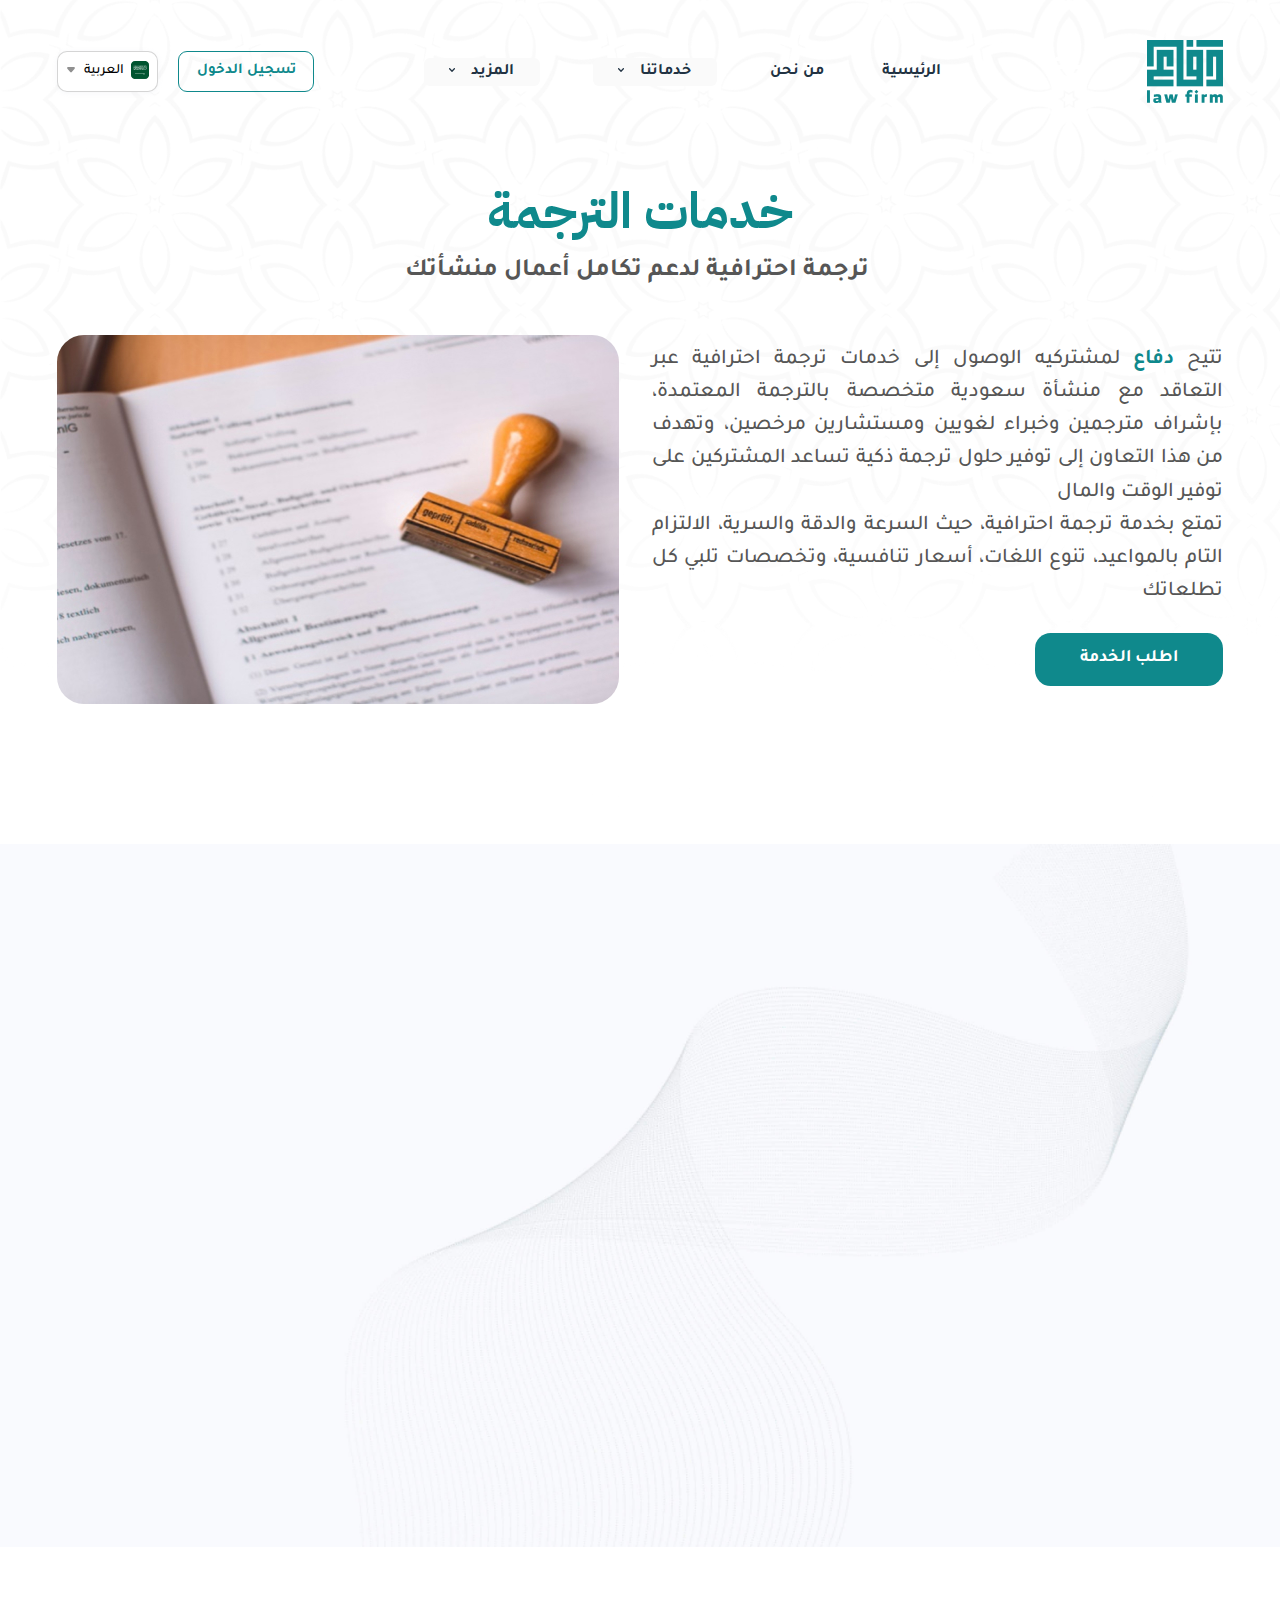
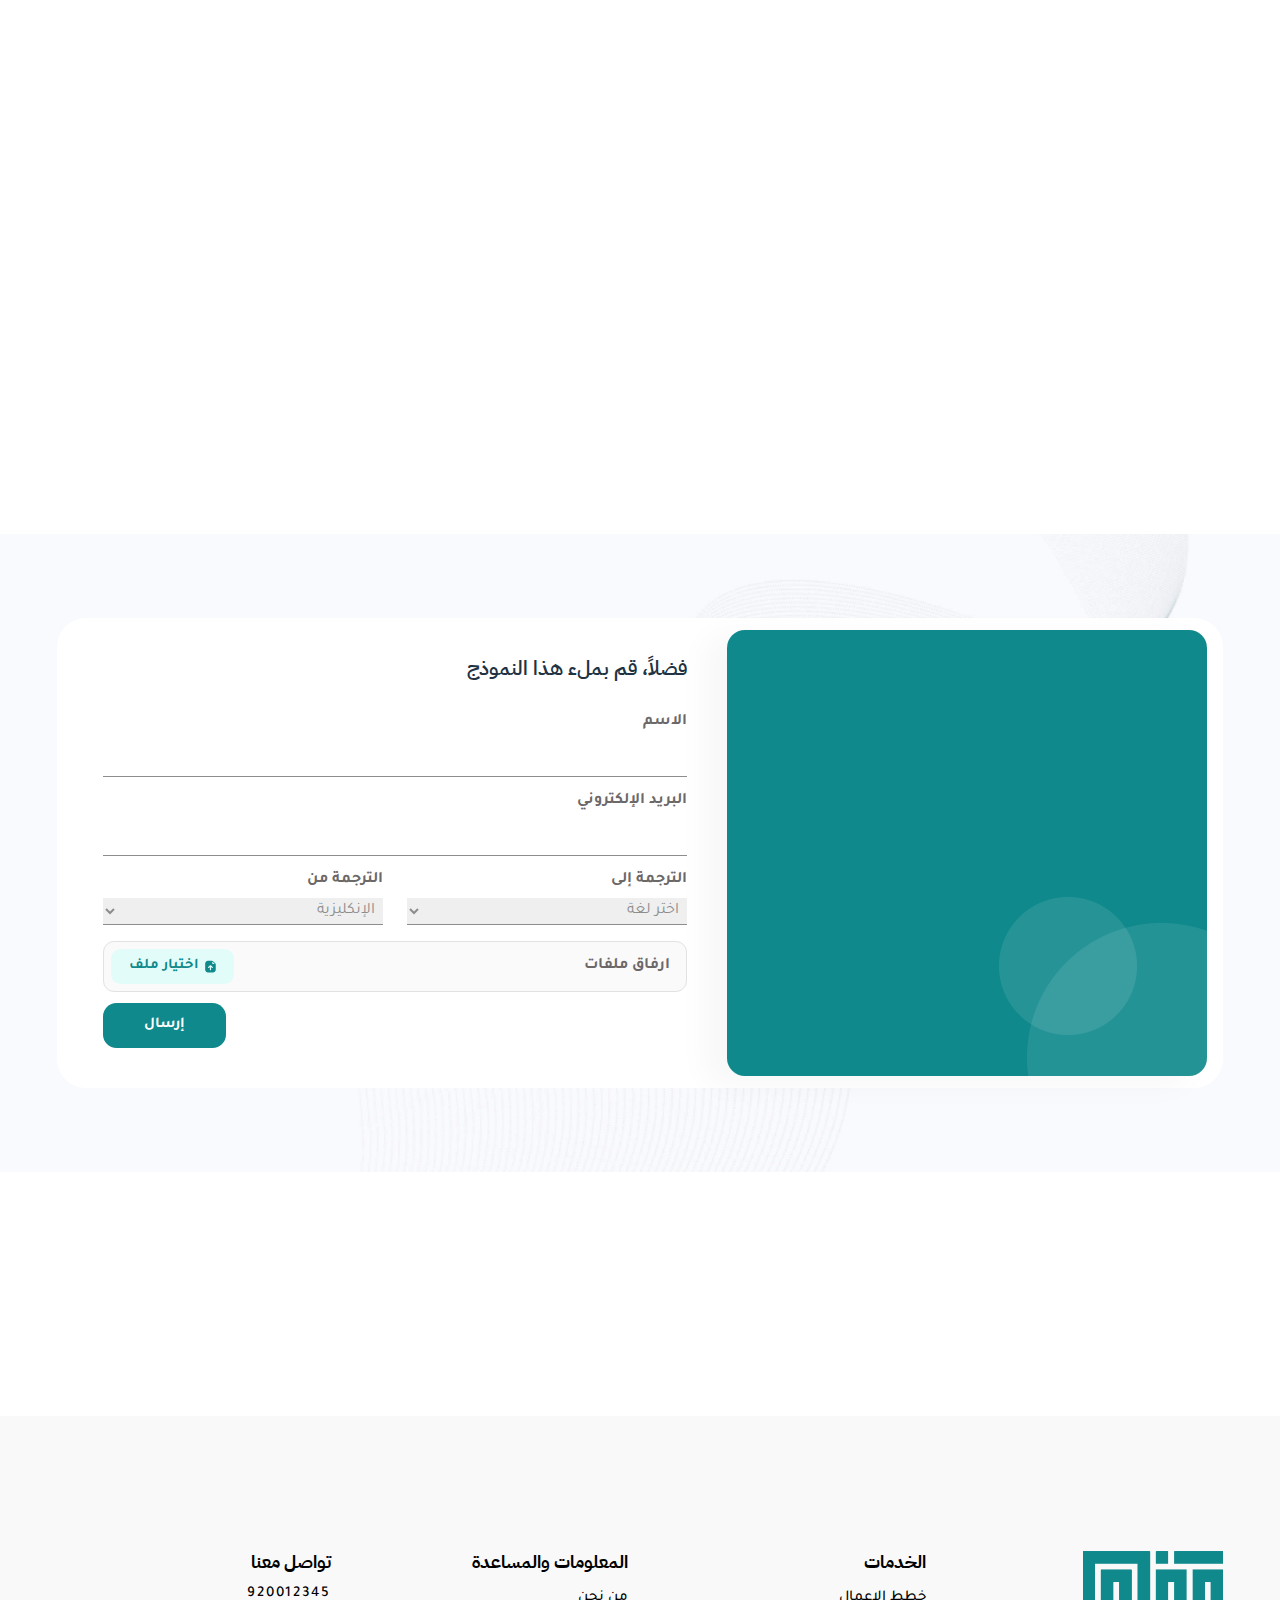
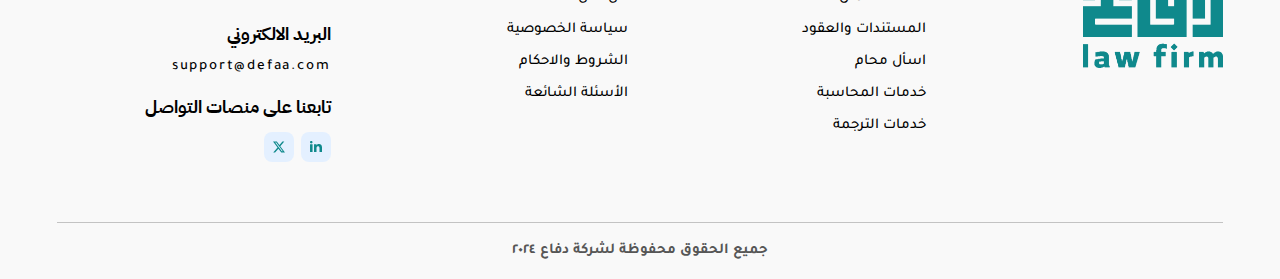
<file: translation.html>
<!DOCTYPE html>
<html lang="ar" dir="rtl">
<head>
    <meta charset="UTF-8">
    <meta http-equiv="X-UA-Compatible" content="IE=edge">
    <meta name="viewport" content="width=device-width, initial-scale=1.0">
    <title>الترجمة</title>

    <!--Essential css files-->
    <link rel="stylesheet" href="assets/css/all.css">
    <link rel="stylesheet" href="assets/css/bootstrap.min.css">
    <link rel="stylesheet" href="assets/css/swiper-bundle.min.css">
    <link rel="stylesheet" href="assets/css/animate.css">
    <link rel="stylesheet" href="assets/css/style.css">

    <!--favicon-->
    <link rel="icon" href="assets/images/favicon.png">

</head>
<body>
    <!-- header section start -->
    <header class="arabic_header isSticky">
        <div class="container">
            <div class="row align-items-center">
                <div class="col-xl-2 col-lg-2 col-md-12 text-end">
                    <a class="logo" href="index.html">
                        <img src="assets/images/logo.png" alt="Arabic">
                        <img class="mbLogo" src="assets/images/mobile-logo.png" alt="Arabic">
                    </a>
                    <button class="humbarger-button">
                        <span class="menu-bar">
                            <svg width="28" height="20" viewBox="0 0 28 20" fill="none" xmlns="http://www.w3.org/2000/svg">
                                <path d="M2 0H12C12.5304 0 13.0391 0.210714 13.4142 0.585786C13.7893 0.960859 14 1.46957 14 2C14 2.53043 13.7893 3.03914 13.4142 3.41421C13.0391 3.78929 12.5304 4 12 4H2C1.46957 4 0.960859 3.78929 0.585786 3.41421C0.210714 3.03914 0 2.53043 0 2C0 1.46957 0.210714 0.960859 0.585786 0.585786C0.960859 0.210714 1.46957 0 2 0ZM16 16H26C26.5304 16 27.0391 16.2107 27.4142 16.5858C27.7893 16.9609 28 17.4696 28 18C28 18.5304 27.7893 19.0391 27.4142 19.4142C27.0391 19.7893 26.5304 20 26 20H16C15.4696 20 14.9609 19.7893 14.5858 19.4142C14.2107 19.0391 14 18.5304 14 18C14 17.4696 14.2107 16.9609 14.5858 16.5858C14.9609 16.2107 15.4696 16 16 16ZM2 8H26C26.5304 8 27.0391 8.21071 27.4142 8.58579C27.7893 8.96086 28 9.46957 28 10C28 10.5304 27.7893 11.0391 27.4142 11.4142C27.0391 11.7893 26.5304 12 26 12H2C1.46957 12 0.960859 11.7893 0.585786 11.4142C0.210714 11.0391 0 10.5304 0 10C0 9.46957 0.210714 8.96086 0.585786 8.58579C0.960859 8.21071 1.46957 8 2 8Z" fill="#fff"/>
                            </svg> 
                        </span>  
                        <span class="menu-close">
                            <svg width="19" height="18" viewBox="0 0 19 18" fill="none" xmlns="http://www.w3.org/2000/svg">
                                <path d="M17.6667 17L1 1M17.6667 1L1 17" stroke="white" stroke-width="2" stroke-linecap="round"/>
                            </svg> 
                        </span>                      
                    </button>
                </div>
                <div class="col-xl-10 col-lg-10 col-md-12">
                    <div class="arabic_header_menus">
                        <div class="main_menu">
                            <ul>
                                <li><a href="index.html">الرئيسية</a></li>
                                <li><a href="about.html">من نحن</a></li>
                                <li class="sub-menu"><a href="javascript:void(0);">
                                    خدماتنا
                                    <svg width="6" height="4" viewBox="0 0 6 4" fill="none" xmlns="http://www.w3.org/2000/svg">
                                        <path fill-rule="evenodd" clip-rule="evenodd" d="M2.55122 0.202734C2.66926 0.072917 2.82928 0 2.99611 0C3.16294 0 3.32295 0.072917 3.441 0.202734L5.8157 2.81662C5.93374 2.94667 6.00004 3.12302 6 3.30689C5.99996 3.49076 5.93359 3.66708 5.81549 3.79706C5.69738 3.92704 5.53722 4.00004 5.37024 4C5.20326 3.99996 5.04313 3.92687 4.92508 3.79683L2.99611 1.67281L1.06714 3.79683C0.948456 3.92317 0.789458 3.99312 0.624388 3.99163C0.459318 3.99014 0.301385 3.91731 0.184604 3.78885C0.0678229 3.66038 0.00153828 3.48654 2.6226e-05 3.30479C-0.00148535 3.12303 0.0618973 2.94788 0.176522 2.81708L2.5508 0.202271L2.55122 0.202734Z" fill="#213242"/>
                                        </svg>
                                    </a>
                                    <ul>
                                        <li><a href="plans.html">خطط الاعمال</a></li>
                                        <li><a href="contracts.html">المستندات والعقود</a></li>
                                        <li><a href="ask-lawyer.html">اسأل محام</a></li>
                                        <li><a href="accounting.html">خدمات المحاسبة</a></li>
                                        <li><a href="translation.html">خدمات الترجمة</a></li>
                                    </ul>
                                </li>
                                <li class="sub-menu">
                                    <a href="javascript:void(0);">
                                    المزيد
                                    <svg width="6" height="4" viewBox="0 0 6 4" fill="none" xmlns="http://www.w3.org/2000/svg">
                                        <path fill-rule="evenodd" clip-rule="evenodd" d="M2.55122 0.202734C2.66926 0.072917 2.82928 0 2.99611 0C3.16294 0 3.32295 0.072917 3.441 0.202734L5.8157 2.81662C5.93374 2.94667 6.00004 3.12302 6 3.30689C5.99996 3.49076 5.93359 3.66708 5.81549 3.79706C5.69738 3.92704 5.53722 4.00004 5.37024 4C5.20326 3.99996 5.04313 3.92687 4.92508 3.79683L2.99611 1.67281L1.06714 3.79683C0.948456 3.92317 0.789458 3.99312 0.624388 3.99163C0.459318 3.99014 0.301385 3.91731 0.184604 3.78885C0.0678229 3.66038 0.00153828 3.48654 2.6226e-05 3.30479C-0.00148535 3.12303 0.0618973 2.94788 0.176522 2.81708L2.5508 0.202271L2.55122 0.202734Z" fill="#213242"/>
                                        </svg></a>
                                    <ul>
                                        <li><a href="contact.html">تواصل معنا</a></li>
                                        <li><a href="privacy.html">سياسة الخصوصية</a></li>
                                        <li><a href="terms.html">الشروط والأحكام</a></li>
                                        <li><a href="faq.html">الأسئلة الشائعة</a></li>
                                    </ul>
                                </li>
                            </ul>
                        </div>
                        <div class="arabic_swicher_button d-flex align-items-center">
                            <a class="loginBtn button-animsm" href="login.html">تسجيل الدخول</a>
                            <div class="dropdown">
                                <button class="dropdown-toggle" type="button" data-bs-toggle="dropdown">
                                    <img src="assets/images/home/language.png" alt="Arabic"> العربية 
                                    <svg width="8" height="6" viewBox="0 0 8 6" fill="none" xmlns="http://www.w3.org/2000/svg">
                                        <path d="M6.86496 0L1.13504 0C0.287204 0 -0.175953 0.988856 0.366819 1.64018L3.23178 5.07813C3.63157 5.55789 4.36843 5.55789 4.76822 5.07814L7.63318 1.64018C8.17595 0.988857 7.7128 0 6.86496 0Z" fill="#909090"/>
                                    </svg>
                                </button>
                                <ul class="dropdown-menu">
                                  <li><img src="assets/images/home/en.png" alt="Arabic">English</li>
                                </ul>
                            </div>
                        </div>
                    </div>
                </div>
            </div>
        </div>
    </header>
    <!-- header section end -->

    <!-- Hero section Start -->
    <section class="hero-section pt-174 pb-140" style="background: url(assets/images/hero-image/banner-background.png)no-repeat scroll bottom center / cover;">
        <div class="container">
            <div class="row">
                <div class="col-lg-12">
                    <div class="hero-title text-center mb-40">
                        <h1 class="wow fadeInUp">خدمات الترجمة</h1>
                        <p class="wow fadeInUp" data-wow-delay="0.2s"> ترجمة احترافية لدعم تكامل أعمال منشأتك</p>
                    </div>
                </div>
            </div>
            <div class="row align-items-center mt-2">
                <div class="col-xl-6 col-lg-6 col-md-6 order-sm2">
                    <div class="hero-content hc02">
                        <p class="mb-0 wow fadeInUp">تتيح <span>دفاع</span> لمشتركيه الوصول إلى خدمات ترجمة احترافية عبر التعاقد مع منشأة سعودية متخصصة بالترجمة المعتمدة، بإشراف مترجمين وخبراء لغويين ومستشارين مرخصين، وتهدف من هذا التعاون إلى توفير حلول ترجمة ذكية تساعد المشتركين على توفير الوقت والمال</p>
                        <p class="wow fadeInUp" data-wow-delay="0.2s">تمتع بخدمة ترجمة احترافية، حيث السرعة والدقة والسرية، الالتزام التام بالمواعيد، تنوع اللغات، أسعار تنافسية، وتخصصات تلبي كل تطلعاتك</p>
                        <a class="arabic-btn button-animsm wow fadeInUp" data-wow-delay="0.4s" href="javascript:void(0);">اطلب الخدمة</a>
                    </div>
                </div>
                <div class="col-xl-6 col-lg-6 col-md-6 order-sm1">
                    <div class="hero-image">
                        <img src="assets/images/hero-image/hero-img03.jpg" alt="Arabic">
                    </div>
                </div>
            </div>
        </div>
    </section>
    <!-- Hero section end -->

    <!-- Translate Filed start -->
    <section class="translate-filed" style="background: url(assets/images/home/contact-banner.jpg)no-repeat scroll top center / cover;">
        <div class="container">
            <div class="row">
                <div class="col-lg-12 text-center mb-60">
                    <h2 class="heading-title wow fadeInUp">مجالات الترجمة</h2>
                </div>
            </div>
            <div class="row justify-content-center">
                <div class="col-lg-5 top-smgap">
                    <div class="trans-filed-wraper">
                        <ul class="wow fadeInUp">
                            <li>
                                <img src="assets/images/service-card/card-14.png" alt="Arabic">
                                <a href="javascript:void(0);">الترجمة الطبية</a>
                            </li>
                            <li>
                                <img src="assets/images/service-card/card-13.png" alt="Arabic">
                                <a href="javascript:void(0);">الترجمة القانونية</a>
                            </li>
                        </ul>
                        <ul class="wow fadeInUp">
                            <li>
                                <img src="assets/images/service-card/card-15.png" alt="Arabic">
                                <a href="javascript:void(0);">الترجمة التجارية</a>
                            </li>
                        </ul>
                    </div>
                </div>
                <div class="col-lg-5">
                    <div class="trans-filed-wraper">
                        <ul class="wow fadeInUp">
                            <li>
                                <img src="assets/images/service-card/card-11.png" alt="Arabic">
                                <a href="javascript:void(0);">الترجمة التقنية</a>
                            </li>
                            <li>
                                <img src="assets/images/service-card/card-10.png" alt="Arabic">
                                <a href="javascript:void(0);">ترجمة المواقع الالكترونية</a>
                            </li>
                        </ul>
                        <ul class="wow fadeInUp">
                            <li>
                                <img src="assets/images/service-card/card-12.png" alt="Arabic">
                                <a href="javascript:void(0);">الترجمة المالية</a>
                            </li>
                        </ul>
                    </div>
                </div>
            </div>
        </div>
    </section>
    <!-- Translate Filed end -->

    <!-- Service Process start -->
    <section class="service-process">
        <div class="container">
            <div class="row">
                <div class="col-lg-12 text-center mb-40">
                    <h2 class="heading-title wow fadeInUp">كيف تعمل الخدمة؟</h2>
                </div>
            </div>
            <div class="row processReverse">
                <div class="col-xl-3 collg-3 col-md-6 wow fadeInRight">
                    <div class="process-sin">
                        <img src="assets/images/process/step-01.png" alt="Arabic">
                        <h4>اختر نوع الخدمة</h4>   
                        <span class="sarow1">
                            <svg width="36" height="15" viewBox="0 0 36 15" fill="none" xmlns="http://www.w3.org/2000/svg">
                                <path d="M33.9864 14.9307C34.2948 14.9281 34.5955 14.8344 34.8509 14.6615C35.1063 14.4886 35.3049 14.2441 35.4219 13.9587C35.5388 13.6734 35.5689 13.3598 35.5083 13.0574C35.4478 12.755 35.2992 12.4772 35.0814 12.2589L30.5115 7.70361L35.4866 2.72492C35.6434 2.5824 35.7698 2.40953 35.8579 2.21675C35.946 2.02398 35.994 1.81531 35.9991 1.60341C36.0042 1.39152 35.9662 1.18081 35.8874 0.984034C35.8087 0.787255 35.6908 0.608499 35.5409 0.458624C35.391 0.30875 35.2123 0.190867 35.0155 0.112109C34.8187 0.0333508 34.608 -0.0046319 34.3961 0.000450293C34.1842 0.00553249 33.9756 0.0535706 33.7828 0.141672C33.59 0.229773 33.4172 0.356095 33.2746 0.512983L26.084 7.70361L32.8622 14.4818C33.0104 14.6275 33.1861 14.7422 33.3791 14.8193C33.5721 14.8964 33.7786 14.9343 33.9864 14.9307Z" fill="#636363"/>
                                <path d="M21.0116 14.9307C21.32 14.9281 21.6207 14.8344 21.8761 14.6615C22.1315 14.4886 22.3301 14.2441 22.4471 13.9587C22.564 13.6734 22.5941 13.3598 22.5336 13.0574C22.473 12.755 22.3245 12.4772 22.1066 12.2589L17.5623 7.70361L22.5373 2.72492C22.6942 2.5824 22.8205 2.40953 22.9086 2.21675C22.9967 2.02398 23.0448 1.81531 23.0499 1.60341C23.055 1.39152 23.017 1.18081 22.9382 0.984034C22.8595 0.787255 22.7416 0.608499 22.5917 0.458624C22.4418 0.30875 22.2631 0.190867 22.0663 0.112109C21.8695 0.0333508 21.6588 -0.0046319 21.4469 0.000450293C21.235 0.00553249 21.0264 0.0535706 20.8336 0.141672C20.6408 0.229773 20.4679 0.356095 20.3254 0.512983L13.1348 7.70361L19.9129 14.4818C20.206 14.7698 20.6006 14.931 21.0116 14.9307Z" fill="#636363"/>
                                <path d="M8.04238 14.9307C8.35078 14.9281 8.65149 14.8344 8.90687 14.6615C9.16224 14.4886 9.3609 14.2441 9.47786 13.9587C9.59481 13.6734 9.62487 13.3598 9.5643 13.0574C9.50373 12.755 9.35524 12.4772 9.1374 12.2589L4.58209 7.70361L9.56078 2.72492C9.71767 2.5824 9.84401 2.40953 9.93211 2.21675C10.0202 2.02398 10.0682 1.81531 10.0733 1.60341C10.0784 1.39152 10.0404 1.18081 9.96165 0.984034C9.88289 0.787255 9.76501 0.608499 9.61514 0.458624C9.46526 0.308749 9.28655 0.190867 9.08977 0.112109C8.89299 0.0333508 8.68224 -0.0046319 8.47035 0.000450293C8.25845 0.00553248 8.04981 0.0535706 7.85703 0.141672C7.66425 0.229773 7.49138 0.356095 7.34886 0.512983L0.15821 7.70361L6.9364 14.4818C7.2311 14.7719 7.62883 14.9334 8.04238 14.9307Z" fill="#636363"/>
                                </svg>  
                        </span> 
                    </div>
                </div>
                <div class="col-xl-3 collg-3 col-md-6 wow fadeInRight" data-wow-delay="0.2s">
                    <div class="process-sin">
                        <img src="assets/images/process/step-02.png" alt="Arabic">
                        <h4>مجال الترجمة</h4>
                        <span class="sarow2">
                            <svg width="36" height="15" viewBox="0 0 36 15" fill="none" xmlns="http://www.w3.org/2000/svg">
                                <path d="M33.9864 14.9307C34.2948 14.9281 34.5955 14.8344 34.8509 14.6615C35.1063 14.4886 35.3049 14.2441 35.4219 13.9587C35.5388 13.6734 35.5689 13.3598 35.5083 13.0574C35.4478 12.755 35.2992 12.4772 35.0814 12.2589L30.5115 7.70361L35.4866 2.72492C35.6434 2.5824 35.7698 2.40953 35.8579 2.21675C35.946 2.02398 35.994 1.81531 35.9991 1.60341C36.0042 1.39152 35.9662 1.18081 35.8874 0.984034C35.8087 0.787255 35.6908 0.608499 35.5409 0.458624C35.391 0.30875 35.2123 0.190867 35.0155 0.112109C34.8187 0.0333508 34.608 -0.0046319 34.3961 0.000450293C34.1842 0.00553249 33.9756 0.0535706 33.7828 0.141672C33.59 0.229773 33.4172 0.356095 33.2746 0.512983L26.084 7.70361L32.8622 14.4818C33.0104 14.6275 33.1861 14.7422 33.3791 14.8193C33.5721 14.8964 33.7786 14.9343 33.9864 14.9307Z" fill="#636363"/>
                                <path d="M21.0116 14.9307C21.32 14.9281 21.6207 14.8344 21.8761 14.6615C22.1315 14.4886 22.3301 14.2441 22.4471 13.9587C22.564 13.6734 22.5941 13.3598 22.5336 13.0574C22.473 12.755 22.3245 12.4772 22.1066 12.2589L17.5623 7.70361L22.5373 2.72492C22.6942 2.5824 22.8205 2.40953 22.9086 2.21675C22.9967 2.02398 23.0448 1.81531 23.0499 1.60341C23.055 1.39152 23.017 1.18081 22.9382 0.984034C22.8595 0.787255 22.7416 0.608499 22.5917 0.458624C22.4418 0.30875 22.2631 0.190867 22.0663 0.112109C21.8695 0.0333508 21.6588 -0.0046319 21.4469 0.000450293C21.235 0.00553249 21.0264 0.0535706 20.8336 0.141672C20.6408 0.229773 20.4679 0.356095 20.3254 0.512983L13.1348 7.70361L19.9129 14.4818C20.206 14.7698 20.6006 14.931 21.0116 14.9307Z" fill="#636363"/>
                                <path d="M8.04238 14.9307C8.35078 14.9281 8.65149 14.8344 8.90687 14.6615C9.16224 14.4886 9.3609 14.2441 9.47786 13.9587C9.59481 13.6734 9.62487 13.3598 9.5643 13.0574C9.50373 12.755 9.35524 12.4772 9.1374 12.2589L4.58209 7.70361L9.56078 2.72492C9.71767 2.5824 9.84401 2.40953 9.93211 2.21675C10.0202 2.02398 10.0682 1.81531 10.0733 1.60341C10.0784 1.39152 10.0404 1.18081 9.96165 0.984034C9.88289 0.787255 9.76501 0.608499 9.61514 0.458624C9.46526 0.308749 9.28655 0.190867 9.08977 0.112109C8.89299 0.0333508 8.68224 -0.0046319 8.47035 0.000450293C8.25845 0.00553248 8.04981 0.0535706 7.85703 0.141672C7.66425 0.229773 7.49138 0.356095 7.34886 0.512983L0.15821 7.70361L6.9364 14.4818C7.2311 14.7719 7.62883 14.9334 8.04238 14.9307Z" fill="#636363"/>
                                </svg> 
                        </span>  
                    </div>
                </div>
                <div class="col-xl-3 collg-3 col-md-6 wow fadeInRight" data-wow-delay="0.4s">
                    <div class="process-sin">
                        <img src="assets/images/process/step-03.png" alt="Arabic">
                        <h4>التسعير والدفع</h4>
                        <span  class="sarow3">
                            <svg width="36" height="15" viewBox="0 0 36 15" fill="none" xmlns="http://www.w3.org/2000/svg">
                            <path d="M33.9864 14.9307C34.2948 14.9281 34.5955 14.8344 34.8509 14.6615C35.1063 14.4886 35.3049 14.2441 35.4219 13.9587C35.5388 13.6734 35.5689 13.3598 35.5083 13.0574C35.4478 12.755 35.2992 12.4772 35.0814 12.2589L30.5115 7.70361L35.4866 2.72492C35.6434 2.5824 35.7698 2.40953 35.8579 2.21675C35.946 2.02398 35.994 1.81531 35.9991 1.60341C36.0042 1.39152 35.9662 1.18081 35.8874 0.984034C35.8087 0.787255 35.6908 0.608499 35.5409 0.458624C35.391 0.30875 35.2123 0.190867 35.0155 0.112109C34.8187 0.0333508 34.608 -0.0046319 34.3961 0.000450293C34.1842 0.00553249 33.9756 0.0535706 33.7828 0.141672C33.59 0.229773 33.4172 0.356095 33.2746 0.512983L26.084 7.70361L32.8622 14.4818C33.0104 14.6275 33.1861 14.7422 33.3791 14.8193C33.5721 14.8964 33.7786 14.9343 33.9864 14.9307Z" fill="#636363"/>
                            <path d="M21.0116 14.9307C21.32 14.9281 21.6207 14.8344 21.8761 14.6615C22.1315 14.4886 22.3301 14.2441 22.4471 13.9587C22.564 13.6734 22.5941 13.3598 22.5336 13.0574C22.473 12.755 22.3245 12.4772 22.1066 12.2589L17.5623 7.70361L22.5373 2.72492C22.6942 2.5824 22.8205 2.40953 22.9086 2.21675C22.9967 2.02398 23.0448 1.81531 23.0499 1.60341C23.055 1.39152 23.017 1.18081 22.9382 0.984034C22.8595 0.787255 22.7416 0.608499 22.5917 0.458624C22.4418 0.30875 22.2631 0.190867 22.0663 0.112109C21.8695 0.0333508 21.6588 -0.0046319 21.4469 0.000450293C21.235 0.00553249 21.0264 0.0535706 20.8336 0.141672C20.6408 0.229773 20.4679 0.356095 20.3254 0.512983L13.1348 7.70361L19.9129 14.4818C20.206 14.7698 20.6006 14.931 21.0116 14.9307Z" fill="#636363"/>
                            <path d="M8.04238 14.9307C8.35078 14.9281 8.65149 14.8344 8.90687 14.6615C9.16224 14.4886 9.3609 14.2441 9.47786 13.9587C9.59481 13.6734 9.62487 13.3598 9.5643 13.0574C9.50373 12.755 9.35524 12.4772 9.1374 12.2589L4.58209 7.70361L9.56078 2.72492C9.71767 2.5824 9.84401 2.40953 9.93211 2.21675C10.0202 2.02398 10.0682 1.81531 10.0733 1.60341C10.0784 1.39152 10.0404 1.18081 9.96165 0.984034C9.88289 0.787255 9.76501 0.608499 9.61514 0.458624C9.46526 0.308749 9.28655 0.190867 9.08977 0.112109C8.89299 0.0333508 8.68224 -0.0046319 8.47035 0.000450293C8.25845 0.00553248 8.04981 0.0535706 7.85703 0.141672C7.66425 0.229773 7.49138 0.356095 7.34886 0.512983L0.15821 7.70361L6.9364 14.4818C7.2311 14.7719 7.62883 14.9334 8.04238 14.9307Z" fill="#636363"/>
                            </svg>   
                        </span>
                    </div>
                </div>
                <div class="col-xl-3 collg-3 col-md-6 wow fadeInRight" data-wow-delay="0.6s">
                    <div class="process-sin">
                        <img src="assets/images/process/step-04.png" alt="Arabic">
                        <h4>استلام الملف</h4>
                    </div>
                </div>
            </div>
        </div>
    </section>
    <!-- Service Section end -->

    <!-- Contact section Start -->
    <section class="contact-sectioin03" style="background: url(assets/images/home/contact-banner.jpg)no-repeat scroll center center / cover;">
        <div class="container">
            <div class="contact-wrapper conwrap03">
                <div class="row">
                    <div class="col-xl-5 col-lg-5 col-md-5">
                        <div class="contact-info conInfo04 text-center">
                            <img class="wow fadeInUp" src="assets/images/home/search-look02.png" alt="Arabic">
                            <h2 class="mb-3 wow fadeInUp" data-wow-delay="0.2s">لخدمتك بشكل أفضل!</h2>
                            <p class="wow fadeInUp" data-wow-delay="0.4s">املأ النموذج أدناه وسيرسل مكتب الترجمة؛ عرض السعر المناسب في أقرب وقت</p>
                        </div>
                    </div>
                    <div class="col-xl-7 col-lg-7 col-md-7">
                        <div class="contact-form text-end">
                            <h4 class="heading-color">فضلاً، قم بملء هذا النموذج</h4>
                            <form action="#">
                                <label for="name" >الاسم</label>
                                <input type="text" id="name" required>
                                <label for="email">البريد الإلكتروني</label>
                                <input type="email" required id="email">
                                <div class="row">
                                    <div class="col-xl-6 col-lg-6 col-md-6 col-sm-12">
                                        <label for="trans-1">الترجمة إلى</label>
                                        <select name="language" id="trans-1" required>
                                            <option value="" disabled selected>اختر لغة</option> <!-- Placeholder option -->
                                            <option value="ar">العربية</option>
                                            <option value="en">الإنكليزية</option>
                                          </select>
                                          
                                    </div>
                                    <div class="col-xl-6 col-lg-6 col-md-6 col-sm-12">
                                        <label >الترجمة من</label>
                                        <select>
                                            <option selected>الإنكليزية</option>
                                            <option>العربية</option>
                                        </select>
                                    </div>
                                </div>
                                <div class="upload-file">
                                    ارفاق ملفات
                                    <label for="upload-file" >
                                        <svg width="11" height="13" viewBox="0 0 11 13" fill="none" xmlns="http://www.w3.org/2000/svg">
                                            <path d="M10.5539 3.71977C10.3186 3.13251 8.71801 1.87619 8.26491 1.40602C7.87612 1.05051 7.38278 0.830267 6.85854 0.778158C6.92327 0.713429 3.3279 0.778158 3.23374 0.778158C2.84411 0.761403 2.45504 0.822276 2.08914 0.957239C1.72325 1.0922 1.38784 1.29856 1.10241 1.56431C0.817602 1.8299 0.588348 2.14937 0.427942 2.50423C0.267536 2.85908 0.179171 3.24225 0.167969 3.63151V9.67891C0.180736 10.0678 0.270825 10.4503 0.432979 10.804C0.595132 11.1577 0.826103 11.4756 1.11242 11.739C1.39886 12.0032 1.73492 12.2079 2.1011 12.3411C2.46728 12.4744 2.85628 12.5335 3.24551 12.5152H7.69413C8.0839 12.532 8.4731 12.471 8.83911 12.336C9.20511 12.2009 9.5406 11.9944 9.82605 11.7285C10.1107 11.4628 10.3399 11.1433 10.5002 10.7885C10.6605 10.4336 10.7488 10.0505 10.7599 9.66126V4.63009C10.756 4.31554 10.6859 4.00535 10.5539 3.71977ZM7.70589 7.82944C7.11745 8.45201 6.44075 7.31279 6.05238 7.00739V9.7201C6.05245 9.79735 6.03728 9.87384 6.00772 9.9452C5.97816 10.0166 5.9348 10.0814 5.88013 10.136C5.82545 10.1905 5.76055 10.2337 5.68912 10.2632C5.6177 10.2926 5.54118 10.3076 5.46394 10.3074C5.30807 10.3074 5.15858 10.2455 5.04826 10.1354C4.93794 10.0253 4.87581 9.87596 4.87549 9.7201V7.00739L4.05168 7.82944C3.52208 8.37552 2.67473 7.52993 3.22198 7.00151L4.78723 5.43979C4.96773 5.26226 5.21076 5.16277 5.46394 5.16277C5.71711 5.16277 5.96014 5.26226 6.14064 5.43979L7.70589 7.00151C7.76078 7.05618 7.80433 7.12115 7.83405 7.19269C7.86377 7.26424 7.87907 7.34095 7.87907 7.41842C7.87907 7.49589 7.86377 7.5726 7.83405 7.64414C7.80433 7.71568 7.76078 7.78066 7.70589 7.83533V7.82944ZM7.83535 3.94279C6.85266 3.94279 7.28222 2.32811 7.19395 1.76438C8.10267 2.39039 8.93421 3.1216 9.67129 3.94279H7.83535Z" fill="#0F898C"/>
                                        </svg>   
                                        اختيار ملف 
                                    </label>
                                    <input class="d-none" type="file" id="upload-file">
                                </div>
                                <button class="arabic-btn button-animsm" type="submit">إرسال</button>
                            </form>
                        </div>
                    </div>
                </div>
            </div>
        </div>
    </section>
    <!-- Contact section end -->

    <!-- Footer section Start -->
    <footer class="arabic_footer">
        <div class="container">
            <div class="row mb-60 sm-columns-reverse">
                <div class="col-xl-3 col-lg-3 col-md-6">
                    <div class="footer-widget">
                        <a class="footer-logo" href="index.html">
                            <img src="assets/images/footer-logo.png" alt="Arabic">
                        </a>
                    </div>
                </div>
                <div class="col-xl-3 col-lg-3 col-md-6">
                    <div class="footer-widget">
                        <h4 class="footer-title">الخدمات</h4>
                        <ul>
                            <li><a href="plans.html">خطط الاعمال</a></li>
                            <li><a href="contracts.html">المستندات والعقود</a></li>
                            <li><a href="ask-lawyer.html">اسأل محام</a></li>
                            <li><a href="accounting.html">خدمات المحاسبة</a></li>
                            <li><a href="translation.html">خدمات الترجمة</a></li>
                        </ul>
                    </div>
                </div>
                <div class="col-xl-3 col-lg-3 col-md-6">
                    <div class="footer-widget">
                        <h4 class="footer-title">المعلومات والمساعدة</h4>
                        <ul>
                            <li><a href="about.html">من نحن</a></li>
                            <li><a href="privacy.html">سياسة الخصوصية</a></li>
                            <li><a href="terms.html">الشروط والاحكام</a></li>
                            <li><a href="faq.html">الأسئلة الشائعة</a></li>
                        </ul>
                    </div>
                </div>
                <div class="col-xl-3 col-lg-3 col-md-6">
                    <div class="footer-widget">
                        <h4 class="footer-title">تواصل معنا</h4>
                        <a class="mb-20" href="tel:920012345">920012345</a>
                        <h4 class="footer-title">البريد الالكتروني</h4>
                        <a class="mb-20" href="mailto:support@defaa.com">support@defaa.com</a>
                        <h4 class="footer-title">تابعنا على منصات التواصل</h4>
                        <div class="footer-social">
                            <a href="https://www.linkedin.com">
                                <svg width="12" height="11" viewBox="0 0 12 11" fill="none" xmlns="http://www.w3.org/2000/svg">
                                <path d="M2.51836 1.22277C2.5182 1.5469 2.38537 1.8577 2.14911 2.08678C1.91285 2.31586 1.59251 2.44447 1.25855 2.44431C0.924596 2.44415 0.604385 2.31523 0.368361 2.08592C0.132336 1.8566 -0.00016682 1.54568 1.57625e-07 1.22154C0.000167135 0.897408 0.132991 0.586612 0.369251 0.357529C0.605511 0.128445 0.925856 -0.000161915 1.25981 1.5299e-07C1.59377 0.000162221 1.91398 0.12908 2.15 0.358393C2.38603 0.587706 2.51853 0.89863 2.51836 1.22277ZM2.55614 3.34931H0.0377756V11H2.55614V3.34931ZM6.53515 3.34931H4.02938V11H6.50997V6.98522C6.50997 4.74868 9.51312 4.54092 9.51312 6.98522V11H12V6.15416C12 2.38381 7.55509 2.52436 6.50997 4.37592L6.53515 3.34931Z" fill="#0F898C"/>
                                </svg>
                            </a>
                            <a href="https://www.twitter.com">
                                <svg width="12" height="12" viewBox="0 0 12 12" fill="none" xmlns="http://www.w3.org/2000/svg">
                                    <path d="M9.4505 0.576172H11.2905L7.2705 5.17117L12 11.4227H8.297L5.397 7.63067L2.078 11.4227H0.237L4.537 6.50767L0 0.576672H3.797L6.4185 4.04267L9.4505 0.576172ZM8.805 10.3217H9.8245L3.243 1.61967H2.149L8.805 10.3217Z" fill="#0F898C"/>
                                </svg>                                    
                            </a>
                        </div>
                    </div>
                </div>
            </div>
            <div class="row">
                <div class="col-lg-12">
                    <div class="footer-copyright text-center">
                        <p>جميع الحقوق محفوظة لشركة دفاع ٢٠٢٤</p>
                    </div>
                </div>
            </div>
        </div>
    </footer>
    <!-- Footer section end -->

    <a href="javascript:void(0);" id="backtotop"><i class="fa-solid fa-arrow-up"></i></a>

    <!--Esential Js Files-->
    <script src="assets/js/jquery.min.js"></script>
    <script src="assets/js/bootstrap.bundle.min.js"></script>
    <script src="assets/js/swiper-bundle.min.js"></script>
    <script src="assets/js/wow.js"></script>
    <script src="assets/js/script.js"></script>
    
</body>
</html>
</file>
<file: assets/css/style.css>
/*
Theme Name: Arabic HTML Template
Author: 
Author URI: https://themeforest.net/user/
Tags: arabic
Description: Arabic HTML5 Template
Version: 1.1.0
*/
/************************************** base css **************************************/
@import url("https://fonts.googleapis.com/css2?family=IBM+Plex+Sans+Arabic:wght@100;200;300;400;500;600;700&family=Tajawal:wght@200;300;400;500;700;800;900&display=swap");
@font-face {
  font-family: "Calibri";
  src: url("../../fonts/calibri/Calibri-Bold.woff") format("woff"), url("../../fonts/calibri/Calibri-Bold.ttf") format("ttf");
  font-weight: bold;
  font-style: normal;
  font-display: swap;
}
:root {
  --body-font: "Tajawal", sans-serif;
  --heading-font: "IBM Plex Sans Arabic", sans-serif;
  --hero-font: "Calibri" sans-serif;
  --primary-color: #0F898C;
  --secondary-color: #FFD700;
  --text-color: #565656;
  --heading-color: #213242;
  --white-color: #ffffff;
  --black-color: #000000;
  --transition-base: all 0.3s;
}

body {
  margin: 0;
  overflow-x: hidden;
  font-family: var(--body-font);
  background-color: var(--white-color);
  font-weight: 500;
  color: var(--text-color);
  direction: rtl;
  scroll-behavior: smooth;
}

input {
  outline: 0;
}

select {
  outline: 0;
  border: 0;
}

a {
  text-decoration: none;
  -webkit-transition: all 0.3s;
  transition: all 0.3s;
}

ul {
  list-style-type: none;
  padding: 0;
  margin-bottom: 0;
}

button {
  border: 0;
  background-color: transparent;
}

.font-21 {
  font-size: 21.35px !important;
  line-height: 33.1px;
}
@media (max-width: 767.98px) {
  .font-21 {
    font-size: 16.64px !important;
    line-height: 26.23px;
  }
}

.font-23 {
  font-size: 23px !important;
  line-height: 33.1px !important;
  margin-bottom: 45px !important;
}

.font-32 {
  font-size: 32px;
  line-height: 42px;
}

.heading-color {
  color: var(--heading-color) !important;
}

.gr-color {
  color: #68708C;
}

.heading-title {
  font-size: 35px;
  font-weight: 700;
  line-height: 52.5px;
  margin: 0 0 2px;
}
@media (max-width: 767.98px) {
  .heading-title {
    font-size: 30px;
    line-height: 45px;
    margin: 0 0 12px;
  }
}

.subtitle {
  font-size: 20px;
  line-height: 24px;
}
@media (max-width: 767.98px) {
  .subtitle {
    font-size: 18px;
    line-height: 21.6px;
  }
}

.position-relative {
  position: relative;
}

.position-absolute {
  position: absolute;
}

.button-animsm {
  position: relative;
  overflow: hidden;
  z-index: 1;
}
.button-animsm::before {
  content: "";
  position: absolute;
  left: 50%;
  -webkit-transform: translateX(-50%);
          transform: translateX(-50%);
  top: -173%;
  width: 190%;
  height: 170%;
  background-color: var(--heading-color);
  z-index: -1;
  border-radius: 50%;
  -webkit-transition: all 350ms ease;
  transition: all 350ms ease;
  z-index: -1;
}
.button-animsm:hover::before {
  top: -10px;
}

.button-animlg {
  position: relative;
  overflow: hidden;
  z-index: 1;
}
.button-animlg::before {
  content: "";
  position: absolute;
  left: 50%;
  -webkit-transform: translateX(-50%);
          transform: translateX(-50%);
  top: -200%;
  width: 170%;
  height: 200%;
  background-color: var(--heading-color);
  z-index: -1;
  border-radius: 40%;
  -webkit-transition: all 350ms ease;
  transition: all 350ms ease;
  z-index: -1;
}
.button-animlg:hover::before {
  top: -10px;
}

@media (max-width: 991.98px) {
  .order-md1 {
    -webkit-box-ordinal-group: 0;
        -ms-flex-order: -1;
            order: -1;
    margin-bottom: 10px;
  }
  .order-md2 {
    -webkit-box-ordinal-group: 2;
        -ms-flex-order: 1;
            order: 1;
  }
}
@media (max-width: 767.98px) {
  .order-sm1 {
    -webkit-box-ordinal-group: 0;
        -ms-flex-order: -1;
            order: -1;
    margin-bottom: 10px;
  }
  .order-sm2 {
    -webkit-box-ordinal-group: 2;
        -ms-flex-order: 1;
            order: 1;
  }
}
@media (min-width: 768px) {
  .container,
  .container-lg,
  .container-md,
  .container-sm {
    max-width: 760px;
  }
}
@media (min-width: 992px) {
  .container,
  .container-lg,
  .container-md,
  .container-sm {
    max-width: 980px;
  }
}
@media (min-width: 1200px) {
  .container,
  .container-lg,
  .container-md,
  .container-sm,
  .container-xl,
  .container-xxl {
    max-width: 1190px;
  }
}
@media (min-width: 1300px) {
  .container,
  .container-lg,
  .container-md,
  .container-sm,
  .container-xl,
  .container-xxl {
    max-width: 1214px;
  }
}
@media (min-width: 1300px) {
  .container,
  .container-lg,
  .container-md,
  .container-sm,
  .container-xl,
  .container-xxl {
    max-width: 1214px;
  }
}
h1, .h1, h2, .h2, h3, .h3, h4, .h4, h5, .h5, h6, .h6 {
  font-family: var(--heading-font);
  color: var(--primary-color);
  font-weight: 700;
}

.h1, h1 {
  font-size: 50px;
  font-weight: 700;
  line-height: 75px;
}
@media (max-width: 991.98px) {
  .h1, h1 {
    font-size: 35px;
  }
}

.h2, h2 {
  font-size: 35px;
  font-weight: 700;
}
@media (max-width: 991.98px) {
  .h2, h2 {
    font-size: 30px;
  }
}

.h3, h3 {
  font-size: 32px;
}
@media (max-width: 991.98px) {
  .h3, h3 {
    font-size: 28px;
  }
}

.pt-120 {
  padding-top: 100px;
}
@media (max-width: 767.98px) {
  .pt-120 {
    padding-top: 70px;
  }
}

.ptb-120 {
  padding: 100px 0;
}
@media (max-width: 767.98px) {
  .ptb-120 {
    padding: 70px 0;
  }
}

.pt-16 {
  padding-top: 16px;
}

.pt-40 {
  padding-top: 16px;
}

.pr-16 {
  padding-right: 16px;
}

.pl-16 {
  padding-left: 16px;
}

.ptb-16 {
  padding: 60px 0;
}

.pb-14 {
  padding-bottom: 14px;
}

.pb-30 {
  padding-bottom: 30px;
}

.pb-40 {
  padding-bottom: 40px;
}

.pb-75 {
  padding-bottom: 75px;
}

.pb-90 {
  padding-bottom: 90px;
}

.pb-120 {
  padding-bottom: 100px;
}
@media (max-width: 767.98px) {
  .pb-120 {
    padding-bottom: 70px;
  }
}

.pt-90 {
  padding-top: 90px;
}

.pt-174 {
  padding-top: 174px;
}

.pb-140 {
  padding-bottom: 140px;
}
@media (max-width: 1199.98px) {
  .pb-140 {
    padding-bottom: 80px;
  }
}

.pb-200 {
  padding-bottom: 200px;
}
@media (max-width: 1199.98px) {
  .pb-200 {
    padding-bottom: 130px;
  }
}

.pt-217 {
  padding-top: 217px;
}
@media (max-width: 1199.98px) {
  .pt-217 {
    padding-top: 180px;
  }
}
@media (max-width: 767.98px) {
  .pt-217 {
    padding-top: 140px;
  }
}

.mb-20 {
  margin-bottom: 20px;
}

.mb-26 {
  margin-bottom: 26px;
}

.mt-32 {
  margin-top: 32px;
}

.mt-40 {
  margin-top: 40px;
}

.mt-50 {
  margin-top: 50px;
}

.mt-60 {
  margin-top: 60px;
}

.mt-80 {
  margin-top: 80px;
}

.mb-32 {
  margin-bottom: 32px;
}

.mb-40 {
  margin-bottom: 40px;
}

.mb-50 {
  margin-bottom: 50px;
}

.mb-60 {
  margin-bottom: 60px;
}
@media (max-width: 767.98px) {
  .mb-60 {
    margin-bottom: 40px;
  }
}

.mb-70 {
  margin-bottom: 70px;
}

.mb-80 {
  margin-bottom: 80px;
}
@media (max-width: 1199.98px) {
  .mb-80 {
    margin-bottom: 42px;
  }
}

.mb-136 {
  margin-bottom: 136px;
}

.mb-180 {
  margin-bottom: 180px !important;
}

.g-10,
.gx-10 {
  --bs-gutter-x: 10px;
}
@media (max-width: 1199.98px) {
  .g-10,
  .gx-10 {
    --bs-gutter-x: 20px;
  }
}

.g-22,
.gx-22 {
  --bs-gutter-x: 22px;
}
@media (max-width: 1199.98px) {
  .g-22,
  .gx-22 {
    --bs-gutter-x: 20px;
  }
}

.g-30,
.gy-30 {
  --bs-gutter-y: 20px;
}
@media (max-width: 1199.98px) {
  .g-30,
  .gy-30 {
    --bs-gutter-y: 20px;
  }
}

.gy-40 {
  --bs-gutter-y: 40px;
}

/******************************* theme css **********************************/
/******************************** components ******************************/
.arabic_header {
  padding: 40px 0;
  position: absolute;
  width: 100%;
  left: 0;
  top: 0;
  z-index: 9;
}
.arabic_header.fixedHeader {
  position: fixed;
  width: 100%;
  top: 0;
  left: 0;
  background: #fff;
  padding: 16px 0;
  -webkit-box-shadow: rgba(0, 0, 0, 0.04) 0px 3px 5px;
          box-shadow: rgba(0, 0, 0, 0.04) 0px 3px 5px;
  z-index: 99;
}
@media (max-width: 991.98px) {
  .arabic_header.fixedHeader {
    background: var(--primary-color);
  }
}
@media (max-width: 991.98px) {
  .arabic_header {
    background: var(--primary-color);
    padding: 16px 0 12px;
  }
}
.arabic_header .logo {
  display: inline-block;
}
.arabic_header .logo img {
  max-width: 76px;
  width: 100%;
}
.arabic_header .logo .mbLogo {
  display: none;
  max-width: 65px;
  width: 100%;
}
@media (max-width: 991.98px) {
  .arabic_header .logo img {
    display: none;
  }
  .arabic_header .logo .mbLogo {
    display: block;
  }
}
.arabic_header .arabic_header_menus {
  display: -webkit-box;
  display: -ms-flexbox;
  display: flex;
  -webkit-box-align: center;
      -ms-flex-align: center;
          align-items: center;
  -webkit-box-pack: end;
      -ms-flex-pack: end;
          justify-content: flex-end;
  position: relative;
  width: 100%;
}
@media (min-width: 992.98px) {
  .arabic_header .arabic_header_menus {
    display: -webkit-inline-box !important;
    display: -ms-inline-flexbox !important;
    display: inline-flex !important;
  }
}
@media (max-width: 991.98px) {
  .arabic_header .arabic_header_menus {
    -webkit-box-orient: vertical;
    -webkit-box-direction: normal;
        -ms-flex-direction: column;
            flex-direction: column;
    -webkit-box-align: start;
        -ms-flex-align: start;
            align-items: flex-start;
    display: none;
    margin-bottom: 20px;
  }
}
.arabic_header .arabic_header_menus .arabic_swicher_button {
  gap: 20px;
}
@media (max-width: 991.98px) {
  .arabic_header .arabic_header_menus .arabic_swicher_button {
    -webkit-box-orient: vertical;
    -webkit-box-direction: normal;
        -ms-flex-direction: column;
            flex-direction: column;
    -webkit-box-align: start;
        -ms-flex-align: start;
            align-items: flex-start;
    width: 100%;
    gap: 14px;
  }
}
.arabic_header .arabic_header_menus .arabic_swicher_button a {
  font-size: 15px;
  font-weight: 600;
  display: inline-block;
  color: var(--primary-color);
  border: 1px solid var(--primary-color);
  border-radius: 9px;
  padding: 8px 17.5px;
}
.arabic_header .arabic_header_menus .arabic_swicher_button a:hover {
  color: var(--white-color);
  border-color: var(--heading-color);
}
@media (max-width: 991.98px) {
  .arabic_header .arabic_header_menus .arabic_swicher_button a {
    width: 100%;
    text-align: center;
    border: 1px solid var(--white-color);
    color: var(--white-color);
  }
}
@media (max-width: 991.98px) {
  .arabic_header .arabic_header_menus .arabic_swicher_button .dropdown {
    width: 100%;
    text-align: center;
  }
}
.arabic_header .arabic_header_menus .arabic_swicher_button .dropdown button {
  background-color: var(--white-color);
  border: 1px solid rgba(44, 44, 44, 0.2);
  -webkit-box-shadow: 0px 1px 5px 0px rgba(219, 223, 229, 0.24);
          box-shadow: 0px 1px 5px 0px rgba(219, 223, 229, 0.24);
  border-radius: 10px;
  padding: 8.5px 8px;
  font-size: 14px;
  font-weight: 500;
  color: #000000;
  min-width: 101px;
}
.arabic_header .arabic_header_menus .arabic_swicher_button .dropdown button img {
  margin-left: 4px;
  max-width: 20px;
}
.arabic_header .arabic_header_menus .arabic_swicher_button .dropdown button svg {
  margin-right: 6px;
}
.arabic_header .arabic_header_menus .arabic_swicher_button .dropdown button::after {
  display: none;
}
@media (max-width: 991.98px) {
  .arabic_header .arabic_header_menus .arabic_swicher_button .dropdown button {
    width: 100%;
    text-align: center;
  }
}
.arabic_header .arabic_header_menus .arabic_swicher_button .dropdown .dropdown-menu {
  min-width: 101px;
  padding: 2px 0;
}
@media (max-width: 991.98px) {
  .arabic_header .arabic_header_menus .arabic_swicher_button .dropdown .dropdown-menu {
    width: 100%;
    text-align: center;
  }
}
.arabic_header .arabic_header_menus .arabic_swicher_button .dropdown .dropdown-menu li {
  cursor: pointer;
  padding: 4px 12px;
}
.arabic_header .arabic_header_menus .arabic_swicher_button .dropdown .dropdown-menu li img {
  max-width: 18px;
  width: 100%;
  border-radius: 4px;
  margin-left: 6px;
}
.arabic_header .arabic_header_menus .main_menu {
  display: -webkit-box;
  display: -ms-flexbox;
  display: flex;
  -webkit-box-pack: center;
      -ms-flex-pack: center;
          justify-content: center;
  margin-left: 83px;
}
@media (max-width: 1199.98px) {
  .arabic_header .arabic_header_menus .main_menu {
    margin-left: 8px;
  }
}
@media (max-width: 991.98px) {
  .arabic_header .arabic_header_menus .main_menu {
    padding: 34px 0 26px;
    width: 100%;
    -webkit-box-pack: start;
        -ms-flex-pack: start;
            justify-content: flex-start;
  }
}
.arabic_header .arabic_header_menus .main_menu ul li {
  display: inline-block;
  margin-left: 27px;
  margin-right: 27px;
  position: relative;
}
@media (max-width: 1199.98px) {
  .arabic_header .arabic_header_menus .main_menu ul li {
    margin-left: 20px;
    margin-right: 20px;
  }
}
@media (max-width: 991.98px) {
  .arabic_header .arabic_header_menus .main_menu ul li {
    display: block;
    width: 100%;
    margin: 0;
    padding: 10px 0;
  }
}
.arabic_header .arabic_header_menus .main_menu ul li a {
  color: var(--heading-color);
  font-size: 16px;
  font-weight: 700;
}
.arabic_header .arabic_header_menus .main_menu ul li a:hover {
  color: var(--primary-color);
}
@media (max-width: 991.98px) {
  .arabic_header .arabic_header_menus .main_menu ul li a {
    color: var(--white-color);
  }
  .arabic_header .arabic_header_menus .main_menu ul li a svg path {
    fill: var(--white-color);
  }
  .arabic_header .arabic_header_menus .main_menu ul li a:hover {
    color: #ddd;
  }
}
.arabic_header .arabic_header_menus .main_menu ul li.sub-menu {
  margin-right: 22px;
  text-align: right;
}
@media (max-width: 1199.98px) {
  .arabic_header .arabic_header_menus .main_menu ul li.sub-menu {
    margin-right: 16px;
  }
}
@media (max-width: 991.98px) {
  .arabic_header .arabic_header_menus .main_menu ul li.sub-menu {
    margin-right: 0;
  }
}
.arabic_header .arabic_header_menus .main_menu ul li.sub-menu svg {
  margin-right: 12px;
}
@media (max-width: 991.98px) {
  .arabic_header .arabic_header_menus .main_menu ul li.sub-menu svg {
    width: 10px;
    height: 10px;
    -webkit-transform: rotate(180deg);
            transform: rotate(180deg);
  }
}
.arabic_header .arabic_header_menus .main_menu ul li.sub-menu a {
  background: #fafafa;
  border-radius: 6px;
  padding: 6px 25.4px;
  position: relative;
}
@media (max-width: 991.98px) {
  .arabic_header .arabic_header_menus .main_menu ul li.sub-menu a {
    background: transparent;
    padding: 6px 0;
  }
  .arabic_header .arabic_header_menus .main_menu ul li.sub-menu a:hover {
    color: #ddd;
  }
}
.arabic_header .arabic_header_menus .main_menu ul li.sub-menu a::after {
  content: "";
  position: absolute;
  right: 0;
  bottom: 0;
  width: 100%;
  height: 1px;
}
.arabic_header .arabic_header_menus .main_menu ul li ul {
  position: absolute;
  right: 0;
  top: calc(100% + 22px);
  min-width: 160px;
  height: auto;
  background: #fafafa;
  border-radius: 6px;
  padding: 10px;
  opacity: 0;
  visibility: hidden;
  -webkit-transition: all 350ms ease;
  transition: all 350ms ease;
}
@media (max-width: 991.98px) {
  .arabic_header .arabic_header_menus .main_menu ul li ul {
    position: relative;
    background: transparent;
    top: 10px !important;
    opacity: 1;
    visibility: visible;
    display: none;
    -webkit-transition: none;
    transition: none;
    padding-top: 0;
  }
  .arabic_header .arabic_header_menus .main_menu ul li ul li {
    padding: 2px 0;
  }
}
.arabic_header .arabic_header_menus .main_menu ul li ul li {
  margin-left: 0;
  margin-right: 0;
  margin-bottom: 8px;
}
.arabic_header .arabic_header_menus .main_menu ul li ul li a {
  padding: 0 !important;
  color: #8a8a8a;
  font-size: 16px;
  font-weight: 500;
  position: relative;
}
.arabic_header .arabic_header_menus .main_menu ul li ul li a::before {
  content: "";
  position: absolute;
  right: 0;
  left: auto;
  bottom: 0;
  width: 0;
  height: 1px;
  background: var(--primary-color);
  -webkit-transition: all 350ms ease;
  transition: all 350ms ease;
}
.arabic_header .arabic_header_menus .main_menu ul li ul li a:hover {
  color: var(--primary-color);
}
.arabic_header .arabic_header_menus .main_menu ul li ul li a:hover::before {
  width: 100%;
  right: auto;
  left: 0;
}
@media (max-width: 991.98px) {
  .arabic_header .arabic_header_menus .main_menu ul li ul li a {
    color: var(--white-color);
    font-size: 13px;
  }
}
@media (max-width: 991.98px) {
  .arabic_header .arabic_header_menus .main_menu ul li ul li {
    padding: 4px 0;
    margin-bottom: 0;
  }
}
.arabic_header .arabic_header_menus .main_menu ul li:hover ul {
  opacity: 1;
  visibility: visible;
  top: calc(100% + 13px);
}
.arabic_header .humbarger-button {
  float: left;
  position: relative;
  top: 16px;
}
.arabic_header .humbarger-button .menu-close {
  display: none;
}
.arabic_header .humbarger-button.active .menu-bar {
  display: none;
}
.arabic_header .humbarger-button.active .menu-close {
  display: inline-block;
}

.arabic-btn {
  position: relative;
  display: inline-block;
  font-size: 17.42px;
  font-weight: 700;
  line-height: 20.91px;
  background: var(--primary-color);
  color: var(--white-color);
  border-radius: 15.68px;
  padding: 16px 45px;
}
@media (max-width: 767.98px) {
  .arabic-btn {
    font-size: 13.83px;
    line-height: 16.59px;
    padding: 12px 35px;
  }
}

.arabic_footer {
  background: #F9F9F9;
  padding: 135px 0 0;
}
@media (max-width: 991.98px) {
  .arabic_footer {
    padding: 100px 0 0;
  }
  .arabic_footer .row.mb-60 {
    margin-bottom: 0;
  }
}
@media (max-width: 767.98px) {
  .arabic_footer {
    padding: 60px 0 0;
  }
  .arabic_footer .row.sm-columns-reverse {
    direction: ltr;
  }
}
.arabic_footer .footer-widget {
  text-align: right;
}
@media (max-width: 991.98px) {
  .arabic_footer .footer-widget {
    margin: 0 0 60px;
  }
}
.arabic_footer .footer-widget .footer-logo {
  display: inline-block;
}
.arabic_footer .footer-widget .footer-logo img {
  max-width: 140px;
  width: 100%;
}
.arabic_footer .footer-widget .footer-title {
  font-size: 18px;
  line-height: 21.6px;
  color: var(--black-color);
  margin: 0 0 10px;
}
.arabic_footer .footer-widget a {
  font-size: 15px;
  line-height: 18px;
  letter-spacing: 0.12em;
  color: var(--black-color);
  display: inline-block;
  position: relative;
}
.arabic_footer .footer-widget a:hover {
  color: var(--primary-color);
}
.arabic_footer .footer-widget a::after {
  content: "";
  position: absolute;
  right: 0;
  left: auto;
  bottom: 0;
  width: 0;
  height: 1px;
  background: var(--primary-color);
  -webkit-transition: all 350ms ease;
  transition: all 350ms ease;
}
.arabic_footer .footer-widget a:hover::after {
  width: 100%;
  left: 0;
  right: auto;
}
.arabic_footer .footer-widget .footer-social {
  display: -webkit-box;
  display: -ms-flexbox;
  display: flex;
  gap: 7px;
  margin-top: 14px;
}
@media (max-width: 767.98px) {
  .arabic_footer .footer-widget .footer-social {
    -webkit-box-pack: center;
        -ms-flex-pack: center;
            justify-content: center;
  }
}
.arabic_footer .footer-widget .footer-social a {
  display: -webkit-inline-box;
  display: -ms-inline-flexbox;
  display: inline-flex;
  -webkit-box-align: center;
      -ms-flex-align: center;
          align-items: center;
  -webkit-box-pack: center;
      -ms-flex-pack: center;
          justify-content: center;
  width: 30px;
  height: 30px;
  background: #E4F0FF;
  border-radius: 8px;
}
.arabic_footer .footer-widget .footer-social a:hover {
  background: var(--primary-color);
}
.arabic_footer .footer-widget .footer-social a:hover svg path {
  fill: var(--white-color);
}
.arabic_footer .footer-widget ul {
  margin-top: 14px;
}
.arabic_footer .footer-widget ul li {
  margin: 0 0 8px;
}
.arabic_footer .footer-widget ul li a {
  font-size: 15px;
  line-height: 18px;
}
.arabic_footer .footer-widget ul li a:hover {
  color: var(--primary-color);
}
.arabic_footer .footer-widget ul li:last-child {
  margin: 0;
}
@media (max-width: 767.98px) {
  .arabic_footer .footer-widget {
    text-align: center;
  }
}
.arabic_footer .footer-copyright {
  border-top: 1px solid #C3C3C3;
  font-weight: 700;
  padding: 17px 0;
  font-size: 15px;
}
.arabic_footer .footer-copyright p {
  margin-bottom: 0;
}

.hero-section {
  position: relative;
  overflow: hidden;
}
@media (max-width: 767.98px) {
  .hero-section {
    background-image: none !important;
  }
}

.hero-title p {
  font-size: 25px;
  font-weight: 700;
  line-height: 30px;
}
@media (max-width: 767.98px) {
  .hero-title p {
    font-size: 20px;
    line-height: 24px;
  }
}

.hero-image {
  text-align: left;
}
.hero-image img {
  max-width: 100%;
  border-radius: 27px;
}
@media (max-width: 767.98px) {
  .hero-image {
    margin: 0 0 20px;
  }
}

.hero-content {
  text-align: right;
}
@media (max-width: 767.98px) {
  .hero-content {
    text-align: center;
  }
}
.hero-content h2 {
  margin: 0 0 26px;
}
@media (max-width: 1199.98px) {
  .hero-content h2 {
    font-size: 26px;
  }
}
@media (max-width: 767.98px) {
  .hero-content h2 {
    font-size: 27.78px;
    line-height: 43px;
    margin: 0 0 16px;
  }
}
.hero-content h2 span {
  position: relative;
}
.hero-content h2 span::after {
  content: "";
  position: absolute;
  left: -11px;
  bottom: 0;
  width: 116%;
  height: 108%;
  background: url(../images/home/heading-shape.png) no-repeat scroll center center/cover;
  z-index: 1;
  background-size: 100% 100%;
}
.hero-content p {
  font-size: 20px;
  line-height: 31px;
  margin: 0 0 27px;
  direction: rtl;
  text-align: justify;
}
@media (max-width: 767.98px) {
  .hero-content p {
    font-size: 15.87px;
    line-height: 24.6px;
    text-align: center;
  }
}
.hero-content.hc02 p {
  font-size: 21px;
  line-height: 33.1px;
  margin: 0 0 25px;
}
.hero-content.hc02 p span {
  color: var(--primary-color);
  font-weight: 700;
}
@media (max-width: 767.98px) {
  .hero-content.hc02 p {
    font-size: 16.64px;
    line-height: 26.23px;
    text-align: center;
  }
}
.hero-content ul {
  margin: 28px 0 32px;
}
@media (max-width: 767.98px) {
  .hero-content ul {
    text-align: right;
  }
}
.hero-content ul li {
  font-size: 20px;
  line-height: 24px;
  color: #242323;
  margin: 0 0 18px;
}
.hero-content ul li svg {
  margin-left: 10px;
}

.hero-sliderWraper {
  position: relative;
  padding-right: 86px;
}
@media (max-width: 1399.98px) {
  .hero-sliderWraper {
    padding-bottom: 100px;
  }
}
@media (max-width: 991.98px) {
  .hero-sliderWraper {
    padding-bottom: 40px;
    padding-right: 0;
  }
}
.hero-sliderWraper .swiper-content {
  padding: 45px 0 80px 0;
}
@media (max-width: 991.98px) {
  .hero-sliderWraper .swiper-content {
    text-align: center;
    padding: 0 0 80px 0;
  }
}
@media (max-width: 767.98px) {
  .hero-sliderWraper .swiper-content {
    padding: 0 0 40px 0;
  }
}
.hero-sliderWraper .swiper-content h2 {
  font-size: 68px;
  font-family: var(--hero-font);
  line-height: 102px;
  color: var(--heading-color);
}
@media (max-width: 767.98px) {
  .hero-sliderWraper .swiper-content h2 {
    font-size: 45.57px;
    line-height: 68.35px;
  }
}
.hero-sliderWraper .swiper-content h4 {
  font-size: 40px;
  font-family: var(--body-font);
  margin: 0 0 32px;
}
@media (max-width: 767.98px) {
  .hero-sliderWraper .swiper-content h4 {
    font-size: 26.81px;
    line-height: 32.17px;
    margin-bottom: 16px;
  }
}
.hero-sliderWraper .swiper-content p {
  font-size: 23px;
  line-height: 38px;
  color: #565656;
  text-align: justify;
  margin: 0 0 32px;
}
@media (max-width: 991.98px) {
  .hero-sliderWraper .swiper-content p {
    text-align: center;
  }
}
@media (max-width: 767.98px) {
  .hero-sliderWraper .swiper-content p {
    font-size: 15.41px;
    line-height: 25.47px;
  }
}
.hero-sliderWraper .swiper-content .arabic-btn {
  display: -webkit-inline-box;
  display: -ms-inline-flexbox;
  display: inline-flex;
  -webkit-box-align: center;
      -ms-flex-align: center;
          align-items: center;
  gap: 36px;
  padding: 21.2px 47px;
}
.hero-sliderWraper .swiper-pagination {
  display: -webkit-box;
  display: -ms-flexbox;
  display: flex;
  -webkit-box-align: start;
      -ms-flex-align: start;
          align-items: flex-start;
  -webkit-box-pack: center;
      -ms-flex-pack: center;
          justify-content: center;
  -webkit-box-orient: vertical;
  -webkit-box-direction: normal;
      -ms-flex-direction: column;
          flex-direction: column;
  gap: 24px;
  width: 20px;
  top: 0;
  bottom: 0;
  left: auto;
  right: 16px;
  z-index: 1;
}
@media (max-width: 991.98px) {
  .hero-sliderWraper .swiper-pagination {
    -webkit-transform: rotate(-180deg);
            transform: rotate(-180deg);
    -webkit-box-orient: horizontal;
    -webkit-box-direction: normal;
        -ms-flex-direction: row;
            flex-direction: row;
    width: 100%;
    height: 20px;
    top: auto;
    bottom: 8px;
    gap: 14px;
    padding: 0;
  }
}
.hero-sliderWraper .swiper-pagination::after {
  content: "";
  position: absolute;
  right: 8px;
  top: 0;
  width: 1px;
  height: 100%;
  background: #000000;
  z-index: -1;
}
@media (max-width: 991.98px) {
  .hero-sliderWraper .swiper-pagination::after {
    width: 100%;
    height: 1px;
  }
}
.hero-sliderWraper .swiper-pagination::before {
  content: "";
  position: absolute;
  left: 0;
  width: 100%;
  height: 200px;
  background: var(--white-color);
}
@media (max-width: 991.98px) {
  .hero-sliderWraper .swiper-pagination::before {
    height: 24px;
    width: 200px;
    left: 50%;
    -webkit-transform: translateX(-50%);
            transform: translateX(-50%);
    bottom: 3px;
  }
}
.hero-sliderWraper .swiper-pagination .swiper-pagination-bullet {
  width: 9px;
  height: 9px;
  background: #000000;
  border-radius: 50%;
  opacity: 1;
  -webkit-transform: scale(1);
          transform: scale(1);
  -webkit-transition: all 350ms ease;
  transition: all 350ms ease;
  z-index: 9;
}
.hero-sliderWraper .swiper-pagination .swiper-pagination-bullet.swiper-pagination-bullet-active {
  background: var(--primary-color);
  -webkit-transform: scale(1.3);
          transform: scale(1.3);
  outline: 1px solid #000000;
  outline-offset: 2px;
}

.hero-image01 {
  position: relative;
  top: -140px;
}
.hero-image01 img {
  max-width: 100%;
}
@media (max-width: 1399.98px) {
  .hero-image01 {
    top: -70px;
  }
}
@media (max-width: 991.98px) {
  .hero-image01 {
    top: 0;
    padding-bottom: 100px;
  }
}
@media (max-width: 767.98px) {
  .hero-image01 {
    text-align: center;
    padding-bottom: 60px;
  }
}

/****************************** page styles ******************************/
.service-process {
  padding: 120px 0 145px;
  position: relative;
}
@media (max-width: 1199.98px) {
  .service-process {
    padding: 100px 0 100px;
  }
  .service-process .processReverse {
    direction: ltr;
  }
}
@media (max-width: 767.98px) {
  .service-process {
    padding: 70px 0 60px;
  }
  .service-process .mb-40 {
    margin-bottom: 10px;
  }
}
.service-process .process-sin {
  text-align: center;
  position: relative;
}
.service-process .process-sin h4 {
  color: var(--heading-color);
  font-size: 22px;
  line-height: 26.4px;
  margin-right: 20px;
}
@media (max-width: 767.98px) {
  .service-process .process-sin h4 {
    margin-right: 0;
  }
}
.service-process .process-sin img {
  margin-bottom: 18px;
  max-width: 100%;
}
.service-process .process-sin span {
  position: absolute;
  left: -42px;
  bottom: 66px;
}
@media (max-width: 1199.98px) {
  .service-process .process-sin span {
    left: auto;
    right: -42px;
    -webkit-transform: rotate(180deg);
            transform: rotate(180deg);
  }
}
@media (max-width: 1199.98px) {
  .service-process .process-sin {
    margin-bottom: 40px;
  }
  .service-process .process-sin .sarow2 {
    display: none;
  }
  .service-process .process-sin .sm-hide {
    display: none;
  }
}
@media (max-width: 767.98px) {
  .service-process .process-sin {
    margin-bottom: 20px;
  }
  .service-process .process-sin .sarow1,
  .service-process .process-sin .sarow2,
  .service-process .process-sin .sarow3,
  .service-process .process-sin span {
    display: block;
    position: relative;
    bottom: 0;
    text-align: center;
    left: 0;
    -webkit-transform: rotate(-90deg);
            transform: rotate(-90deg);
    margin-top: 30px;
  }
  .service-process .process-sin .sm-hide {
    display: none;
  }
}
.service-process .process-sin:hover span svg {
  stroke: var(--primary-color);
}

.service-process02 {
  max-width: 1400px;
  margin: 0 auto 113px;
}
.service-process02 .heading-title {
  font-size: 40px;
  line-height: 48px;
  margin: 0 0 15px;
  color: var(--heading-color);
}
.service-process02 .heading-title span {
  color: #8f490f;
}
@media (max-width: 767.98px) {
  .service-process02 .heading-title {
    font-size: 30px;
    line-height: 36px;
    max-width: 300px;
    width: 100%;
    margin: 0 auto 20px;
  }
}
.service-process02 .sub-title {
  font-size: 25px;
  line-height: 30px;
}
@media (max-width: 767.98px) {
  .service-process02 .sub-title {
    font-size: 18px;
    line-height: 21.6px;
    margin-bottom: 0;
  }
}
.service-process02 .process-sin {
  position: relative;
  text-align: center;
}
.service-process02 .process-sin img {
  display: inline-block;
  margin-bottom: 14px;
  max-width: 100%;
}
@media (max-width: 767.98px) {
  .service-process02 .process-sin img {
    margin-bottom: -20px;
  }
}
.service-process02 .process-sin h4 {
  color: var(--heading-color);
  font-size: 20.94px;
  line-height: 25.12px;
  margin-right: 20px;
}
@media (max-width: 1199.98px) {
  .service-process02 .process-sin h4 {
    font-size: 18px;
  }
}
@media (max-width: 767.98px) {
  .service-process02 .process-sin h4 {
    margin-right: 0;
    margin-bottom: 54px;
  }
}
.service-process02 .process-sin span {
  position: absolute;
  right: 0;
  bottom: 0;
}
@media (max-width: 1199.98px) {
  .service-process02 .process-sin span svg {
    width: 20px;
  }
}
@media (max-width: 767.98px) {
  .service-process02 .process-sin span {
    left: 0;
    right: 0;
    top: -40px;
  }
  .service-process02 .process-sin span svg {
    width: auto;
    -webkit-transform: rotate(-90deg);
            transform: rotate(-90deg);
  }
}
.service-process02 .process-sin:hover span svg path {
  stroke: var(--primary-color) !important;
}
.service-process02 .arabic-btn {
  padding: 21.2px 42.4px;
}
@media (max-width: 767.98px) {
  .service-process02 .processReverse {
    -webkit-box-orient: vertical;
    -webkit-box-direction: normal;
        -ms-flex-direction: column;
            flex-direction: column;
  }
}

.service-section {
  position: relative;
  padding: 120px 0 160px;
  z-index: 1;
}
@media (max-width: 767.98px) {
  .service-section {
    padding: 120px 0 0;
    margin-bottom: 160px;
  }
}
.service-section::after {
  content: "";
  position: absolute;
  left: 0;
  bottom: 0;
  width: 100%;
  height: 100%;
  background: url(../images/home/service-bgShape.png) no-repeat scroll bottom center/cover;
  z-index: -1;
}
.service-section .heading-title {
  font-size: 40px;
  color: var(--heading-color);
  font-family: var(--primary-font);
}
.service-section .heading-title span {
  color: var(--primary-color);
}
@media (max-width: 767.98px) {
  .service-section .heading-title {
    font-size: 35.8px;
    line-height: 53.69px;
    margin-bottom: 0;
  }
}
.service-section .service-sin {
  text-align: center;
  -webkit-box-shadow: -20px 7px 30px 3px rgba(0, 0, 0, 0.031372549);
          box-shadow: -20px 7px 30px 3px rgba(0, 0, 0, 0.031372549);
  border-radius: 29px;
  padding: 56px 20px 36px;
  background: var(--white-color);
  position: relative;
  -webkit-transition: all 350ms ease;
  transition: all 350ms ease;
}
@media (max-width: 991.98px) {
  .service-section .service-sin {
    margin-bottom: 20px;
  }
}
@media (max-width: 767.98px) {
  .service-section .service-sin {
    max-width: 340px;
    width: 100%;
    margin: 0 auto 16px;
    padding: 40px 10px 28px;
  }
}
.service-section .service-sin span {
  display: inline-block;
  margin-bottom: 37px;
}
.service-section .service-sin h4 {
  font-size: 30px;
  line-height: 36px;
  color: var(--primary-color);
  margin: 0 0 28px;
}
.service-section .service-sin h4 a {
  display: inline-block;
  color: inherit;
}
.service-section .service-sin h4 a:hover {
  color: var(--heading-color);
}
@media (max-width: 1199.98px) {
  .service-section .service-sin h4 {
    font-size: 22px;
    margin: 0 0 12px;
  }
}
@media (max-width: 767.98px) {
  .service-section .service-sin h4 {
    font-size: 26px;
    line-height: 31.84px;
  }
}
.service-section .service-sin p {
  font-size: 23px;
  font-weight: 700;
  line-height: 27.6px;
  color: #b0b0b0;
}
@media (max-width: 1199.98px) {
  .service-section .service-sin p {
    font-size: 18px;
  }
}
@media (max-width: 767.98px) {
  .service-section .service-sin p {
    font-size: 23px;
  }
}
.service-section .service-sin:hover {
  -webkit-transform: translateY(-14px);
          transform: translateY(-14px);
}
.service-section .arabic-btn {
  padding: 21.2px 42.4px;
}
@media (max-width: 767.98px) {
  .service-section .arabic-btn {
    font-size: 20px;
    padding: 23px 55px;
  }
}
.service-section .serDots-shape {
  bottom: -30px;
  right: 260px;
  position: relative;
  -webkit-animation: dotsImage 5s infinite;
          animation: dotsImage 5s infinite;
}
@media (max-width: 991.98px) {
  .service-section .serDots-shape {
    right: 0;
  }
}
@media (max-width: 767.98px) {
  .service-section .serDots-shape {
    display: none;
  }
}
@media (max-width: 767.98px) {
  .service-section .sm-columns-reverse {
    direction: ltr;
  }
}

@-webkit-keyframes dotsImage {
  0% {
    -webkit-transform: translateY(0) translateX(0);
            transform: translateY(0) translateX(0);
  }
  50% {
    -webkit-transform: translateY(-20px) translateX(-20px);
            transform: translateY(-20px) translateX(-20px);
  }
  100% {
    -webkit-transform: translateY(0), translateX(0);
            transform: translateY(0), translateX(0);
  }
}

@keyframes dotsImage {
  0% {
    -webkit-transform: translateY(0) translateX(0);
            transform: translateY(0) translateX(0);
  }
  50% {
    -webkit-transform: translateY(-20px) translateX(-20px);
            transform: translateY(-20px) translateX(-20px);
  }
  100% {
    -webkit-transform: translateY(0), translateX(0);
            transform: translateY(0), translateX(0);
  }
}
.package-section .heading-title {
  font-size: 31px;
  line-height: 37.2px;
  margin-bottom: 10px;
  font-family: var(--primary-font) !important;
}
.package-section .sub-title {
  font-size: 25px;
  line-height: 30px;
}
.package-section .pac-shape {
  left: 115px;
  top: 52px;
  z-index: -1;
  -webkit-animation: dotsImage 5s infinite;
          animation: dotsImage 5s infinite;
}
@media (max-width: 767.98px) {
  .package-section .pac-shape {
    display: none;
  }
}
.package-section .package-sin {
  text-align: center;
  -webkit-box-shadow: -20px 7px 30px 3px rgba(0, 0, 0, 0.031372549);
          box-shadow: -20px 7px 30px 3px rgba(0, 0, 0, 0.031372549);
  background: var(--white-color);
  border-radius: 29px;
  padding: 40px 20px 30px;
  position: relative;
  -webkit-transition: all 350ms ease;
  transition: all 350ms ease;
}
@media (max-width: 1199.98px) {
  .package-section .package-sin {
    margin: 0 0 20px;
  }
}
@media (max-width: 767.98px) {
  .package-section .package-sin {
    max-width: 225px;
    width: 100%;
    margin: 0 auto 12px;
  }
}
.package-section .package-sin span {
  display: inline-block;
  margin-bottom: 36px;
  position: relative;
  -webkit-transition: all 350ms ease;
  transition: all 350ms ease;
}
.package-section .package-sin h4 {
  font-size: 22px;
  line-height: 26.4px;
  color: var(--heading-color);
}
.package-section .package-sin h4 a {
  display: inline-block;
  color: inherit;
}
.package-section .package-sin h4 a:hover {
  color: var(--primary-color);
}
.package-section .package-sin:hover {
  -webkit-transform: translateY(-10px);
          transform: translateY(-10px);
}
.package-section .package-sin:hover span {
  -webkit-transform: scale(1.1);
          transform: scale(1.1);
}
@media (max-width: 767.98px) {
  .package-section .sm-columns-reverse {
    -webkit-box-orient: vertical !important;
    -webkit-box-direction: normal !important;
        -ms-flex-direction: column !important;
            flex-direction: column !important;
  }
}

.cta-background {
  margin-bottom: -66px;
  position: relative;
  z-index: 1;
}
@media (max-width: 767.98px) {
  .cta-background {
    margin-bottom: 0;
    background: url(/assets/images/home/cta-bg.png) no-repeat scroll center center/cover;
  }
}
.cta-background .cta-wrapper {
  background: url(/assets/images/home/cta-bg.png) no-repeat scroll center center/cover;
  background-position: center center;
  padding: 60px 60px;
  background-size: 100%;
  border-radius: 20px;
}
@media (max-width: 991.98px) {
  .cta-background .cta-wrapper {
    background-size: 100% 100%;
    margin-bottom: 40px;
  }
}
@media (max-width: 767.98px) {
  .cta-background .cta-wrapper {
    background-size: 100% 100%;
    padding: 70px 50px;
    border-radius: 0;
    background: none;
    margin-bottom: 0;
  }
}
.cta-background .cta-wrapper h2 {
  font-size: 26px;
  line-height: 31.2px;
  color: var(--white-color);
  margin: 0 0 13px;
}
.cta-background .cta-wrapper h4 {
  font-size: 20px;
  line-height: 24px;
  margin: 0;
  color: #e9e9e9;
}
@media (max-width: 767.98px) {
  .cta-background .cta-wrapper h4 {
    max-width: 496px;
    width: 100%;
    margin: 0 auto;
  }
}

/*-- Back To Top --*/
#backtotop {
  position: fixed;
  right: 20px;
  bottom: 20px;
  width: 45px;
  height: 45px;
  background: var(--primary-color);
  color: var(--white-color);
  display: -webkit-inline-box;
  display: -ms-inline-flexbox;
  display: inline-flex;
  -webkit-box-align: center;
  -ms-flex-align: center;
  align-items: center;
  -webkit-box-pack: center;
  -ms-flex-pack: center;
  justify-content: center;
  cursor: pointer;
  font-size: 16px;
  border-radius: 50%;
  padding: 0;
  margin: 0;
  z-index: 9999;
  -webkit-transition: all 350ms ease;
  transition: all 350ms ease;
  -webkit-transform: scale(0);
          transform: scale(0);
}

#backtotop.activate {
  display: -webkit-inline-box;
  display: -ms-inline-flexbox;
  display: inline-flex;
  -webkit-transform: scale(1);
          transform: scale(1);
}

/***** privacy policy & terms page css *****/
.privacy_page_title,
.terms_page_title {
  text-transform: capitalize;
}

.privacy_title {
  text-transform: capitalize;
  font-size: 22px;
  line-height: 36px;
  font-weight: 600;
}

.privacy_box {
  border: 1px solid #ddd;
  padding: 40px;
  border-radius: 8px;
  max-width: 960px;
  margin: 20px auto;
}
.privacy_box p {
  font-size: 18px;
  color: #565656;
}
@media (max-width: 767.98px) {
  .privacy_box {
    padding: 20px;
    max-width: 100%;
  }
  .privacy_box .privacy_list li {
    font-size: 16px;
  }
  .privacy_box p {
    font-size: 16px;
  }
}

.privacy_list {
  margin-right: 30px;
  margin-bottom: 20px;
}
.privacy_list li {
  margin-bottom: 16px;
  font-size: 18px;
  color: #565656;
  list-style: disc;
  text-align: justify;
  list-style-position: outside;
}
.privacy_list li b {
  color: #000;
}
.privacy_list .nested-text {
  margin-right: 50px;
}

/******** Faq css **********/
.accordion-body {
  padding: 0px 20px 20px;
}

.faq-area .accordion-item {
  border: 1px solid #eaecf0;
  margin: 0 0 16px;
  border-radius: 16px;
}
.faq-area .accordion-item .accordion-button {
  border: 0;
  background: transparent;
  font-size: 18px;
  color: var(--black-color);
  font-weight: 600;
  -webkit-box-shadow: 0 0 0;
  box-shadow: 0 0 0;
  padding: 16px;
}
.faq-area .accordion-item .accordion-button::after {
  background-image: url(../images/arrow-down.png);
  width: 24px;
  height: 24px;
  background-size: 24px;
}

.accordion-button::after {
  margin-left: 0;
  margin-right: auto;
}

.btn-primary {
  background-color: var(--primary-color);
}

.highlight {
  background-color: yellow;
}

.hidden {
  display: none;
}

.form-control:focus {
  -webkit-box-shadow: none;
          box-shadow: none;
}

.faq-wraper {
  max-width: 80%;
  margin: auto;
}
.faq-wraper h4 {
  margin: 25px 0;
}
.faq-wraper .nav {
  margin-bottom: 50px;
  border: 0 none;
  text-align: center;
  -webkit-box-pack: center;
      -ms-flex-pack: center;
          justify-content: center;
}
.faq-wraper .nav li button {
  font-size: 20px;
  color: white;
  font-weight: 600;
  background: #0f898c;
  margin: 0 8px;
  border-radius: 5px;
  padding: 5px 20px;
}
.faq-wraper .nav li button.active, .faq-wraper .nav li button:hover {
  background: #066264;
  color: #fff;
}

.privacy_page_title .small-size,
.terms_page_title .small-size {
  font-size: 40px;
}

li.list-none-first {
  list-style: none;
}

.arabic_header .arabic_header_menus .main_menu ul li.sub-menu svg {
  margin-right: 12px;
  -webkit-transform: rotate(180deg);
          transform: rotate(180deg);
}

.faq-area .accordion-item .accordion-button {
  text-align: right;
}

@media (max-width: 767.98px) {
  .faq-wraper .nav li button {
    margin: 2px 8px;
  }
}

.translate-filed {
  padding: 74px 0 64px;
}
.translate-filed .trans-filed-wraper ul {
  display: -webkit-box;
  display: -ms-flexbox;
  display: flex;
  -webkit-box-align: center;
      -ms-flex-align: center;
          align-items: center;
  -webkit-box-pack: center;
      -ms-flex-pack: center;
          justify-content: center;
  position: relative;
}
.translate-filed .trans-filed-wraper ul li {
  position: relative;
  display: -webkit-box;
  display: -ms-flexbox;
  display: flex;
  -webkit-box-align: center;
      -ms-flex-align: center;
          align-items: center;
  -webkit-box-pack: center;
      -ms-flex-pack: center;
          justify-content: center;
}
.translate-filed .trans-filed-wraper ul li img {
  position: relative;
  -webkit-transition: all 350ms ease;
  transition: all 350ms ease;
}
@media (max-width: 1199.98px) {
  .translate-filed .trans-filed-wraper ul li img {
    max-width: 200px;
  }
}
@media (max-width: 991.98px) {
  .translate-filed .trans-filed-wraper ul li img {
    max-width: 184px;
    width: 100%;
  }
}
.translate-filed .trans-filed-wraper ul li a {
  position: absolute;
  font-size: 20px;
  font-weight: 700;
  line-height: 24px;
  color: var(--heading-color);
  top: 54%;
  -webkit-transform: translateY(-50%);
          transform: translateY(-50%);
  max-width: 150px;
  width: 100%;
  text-align: center;
}
.translate-filed .trans-filed-wraper ul li a:hover {
  color: var(--primary-color);
}
@media (max-width: 1199.98px) {
  .translate-filed .trans-filed-wraper ul li a {
    font-size: 16px;
  }
}
@media (max-width: 991.98px) {
  .translate-filed .trans-filed-wraper ul li a {
    font-size: 14px;
  }
}
.translate-filed .trans-filed-wraper ul li:hover img {
  -webkit-transform: translateY(-10px);
          transform: translateY(-10px);
}
.translate-filed .trans-filed-wraper ul:nth-child(02) {
  top: -124px;
  margin-bottom: -124px;
}
@media (max-width: 1199.98px) {
  .translate-filed .trans-filed-wraper ul:nth-child(02) {
    top: -90px;
    margin-bottom: -90px;
  }
}
.translate-filed .trans-filed-wraper ul:nth-child(03) {
  top: -124px;
  margin-bottom: -124px;
}
@media (max-width: 1199.98px) {
  .translate-filed .trans-filed-wraper ul:nth-child(03) {
    top: -90px;
    margin-bottom: -90px;
  }
}
@media (max-width: 991.98px) {
  .translate-filed .top-smgap {
    margin-bottom: -68px;
  }
}

.legal-services {
  padding: 70px 0 50px;
}
.legal-services .heading-title {
  font-size: 40px;
}
.legal-services p {
  font-size: 31px;
  font-weight: 500;
  line-height: 37.2px;
  color: var(--heading-color);
  margin-bottom: 24px;
}
@media (max-width: 767.98px) {
  .legal-services .service-cardWraper {
    display: none;
  }
}
.legal-services .service-cardWraper ul {
  display: -webkit-box;
  display: -ms-flexbox;
  display: flex;
  -webkit-box-align: center;
      -ms-flex-align: center;
          align-items: center;
  -webkit-box-pack: center;
      -ms-flex-pack: center;
          justify-content: center;
  position: relative;
}
@media (max-width: 767.98px) {
  .legal-services .service-cardWraper ul {
    -ms-flex-wrap: wrap;
        flex-wrap: wrap;
  }
  .legal-services .service-cardWraper ul:nth-child(01) li {
    -webkit-box-flex: 0;
        -ms-flex: 0 0 100%;
            flex: 0 0 100%;
  }
}
.legal-services .service-cardWraper ul li {
  position: relative;
  display: -webkit-box;
  display: -ms-flexbox;
  display: flex;
  -webkit-box-align: center;
      -ms-flex-align: center;
          align-items: center;
  -webkit-box-pack: center;
      -ms-flex-pack: center;
          justify-content: center;
}
@media (max-width: 767.98px) {
  .legal-services .service-cardWraper ul li {
    -webkit-box-flex: 0;
        -ms-flex: 0 0 50%;
            flex: 0 0 50%;
  }
}
.legal-services .service-cardWraper ul li img {
  position: relative;
  -webkit-transition: all 350ms ease;
  transition: all 350ms ease;
}
@media (max-width: 1199.98px) {
  .legal-services .service-cardWraper ul li img {
    max-width: 200px;
  }
}
@media (max-width: 991.98px) {
  .legal-services .service-cardWraper ul li img {
    max-width: 184px;
    width: 100%;
  }
}
.legal-services .service-cardWraper ul li a {
  position: absolute;
  font-size: 20px;
  font-weight: 700;
  line-height: 24px;
  color: var(--heading-color);
  top: 54%;
  -webkit-transform: translateY(-50%);
          transform: translateY(-50%);
}
.legal-services .service-cardWraper ul li a:hover {
  color: var(--primary-color);
}
@media (max-width: 1199.98px) {
  .legal-services .service-cardWraper ul li a {
    font-size: 16px;
  }
}
@media (max-width: 991.98px) {
  .legal-services .service-cardWraper ul li a {
    font-size: 14px;
  }
}
.legal-services .service-cardWraper ul li:hover img {
  -webkit-transform: translateY(-10px);
          transform: translateY(-10px);
}
.legal-services .service-cardWraper ul:nth-child(02) {
  top: -124px;
  margin-bottom: -124px;
}
@media (max-width: 1199.98px) {
  .legal-services .service-cardWraper ul:nth-child(02) {
    top: -90px;
    margin-bottom: -90px;
  }
}
.legal-services .service-cardWraper ul:nth-child(03) {
  top: -124px;
  margin-bottom: -124px;
}
@media (max-width: 1199.98px) {
  .legal-services .service-cardWraper ul:nth-child(03) {
    top: -90px;
    margin-bottom: -90px;
  }
}
.legal-services .service-cardWraper02 {
  max-width: 360px;
  width: 100%;
  margin: 0 auto;
  display: none;
}
@media (max-width: 767.98px) {
  .legal-services .service-cardWraper02 {
    display: block;
  }
}
.legal-services .service-cardWraper02 ul {
  display: -webkit-box;
  display: -ms-flexbox;
  display: flex;
  -webkit-box-align: center;
      -ms-flex-align: center;
          align-items: center;
  -webkit-box-pack: center;
      -ms-flex-pack: center;
          justify-content: center;
  position: relative;
}
@media (max-width: 767.98px) {
  .legal-services .service-cardWraper02 ul {
    -ms-flex-wrap: wrap;
        flex-wrap: wrap;
  }
}
.legal-services .service-cardWraper02 ul li {
  position: relative;
  display: -webkit-box;
  display: -ms-flexbox;
  display: flex;
  -webkit-box-align: center;
      -ms-flex-align: center;
          align-items: center;
  -webkit-box-pack: center;
      -ms-flex-pack: center;
          justify-content: center;
}
@media (max-width: 767.98px) {
  .legal-services .service-cardWraper02 ul li {
    -webkit-box-flex: 0;
        -ms-flex: 0 0 50%;
            flex: 0 0 50%;
  }
}
.legal-services .service-cardWraper02 ul li img {
  position: relative;
  -webkit-transition: all 350ms ease;
  transition: all 350ms ease;
}
@media (max-width: 1199.98px) {
  .legal-services .service-cardWraper02 ul li img {
    max-width: 200px;
  }
}
@media (max-width: 991.98px) {
  .legal-services .service-cardWraper02 ul li img {
    max-width: 184px;
    width: 100%;
  }
}
.legal-services .service-cardWraper02 ul li a {
  position: absolute;
  font-size: 20px;
  font-weight: 700;
  line-height: 24px;
  color: var(--heading-color);
  top: 54%;
  -webkit-transform: translateY(-50%);
          transform: translateY(-50%);
}
.legal-services .service-cardWraper02 ul li a:hover {
  color: var(--primary-color);
}
@media (max-width: 1199.98px) {
  .legal-services .service-cardWraper02 ul li a {
    font-size: 12px;
  }
}
@media (max-width: 991.98px) {
  .legal-services .service-cardWraper02 ul li a {
    font-size: 12px;
  }
}
.legal-services .service-cardWraper02 ul li:hover img {
  -webkit-transform: translateY(-10px);
          transform: translateY(-10px);
}
.legal-services .service-cardWraper02 ul:nth-child(02) {
  top: -90px;
  margin-bottom: -90px;
}
.legal-services .service-cardWraper02 ul:nth-child(03) {
  top: -90px;
  margin-bottom: -90px;
}
.legal-services .service-cardWraper02 ul:nth-child(04) {
  top: -90px;
  margin-bottom: -90px;
}
.legal-services .service-cardWraper02 ul:nth-child(05) {
  top: -90px;
  margin-bottom: -90px;
}
.legal-services .service-cardWraper02 ul:nth-child(06) {
  top: -90px;
  margin-bottom: -90px;
}

.about-section {
  position: relative;
}
.about-section .about-img {
  text-align: left;
}
.about-section .about-img img {
  max-width: 100%;
  border-radius: 11px;
}
.about-section .about-content {
  padding-left: 10px;
}
@media (max-width: 767.98px) {
  .about-section .about-content {
    text-align: center !important;
  }
}
.about-section .about-content h2 {
  font-size: 45.4px;
  line-height: 58.36px;
}
@media (max-width: 1199.98px) {
  .about-section .about-content h2 {
    font-size: 36px;
    line-height: 50px;
  }
}
@media (max-width: 767.98px) {
  .about-section .about-content h2 {
    font-size: 32.97px;
    line-height: 54.97px;
    margin: 30px 0 0;
  }
}
.about-section .about-content h2 span {
  position: relative;
}
.about-section .about-content h2 span::after {
  content: "";
  position: absolute;
  left: -18px;
  bottom: -11px;
  width: 120%;
  height: 115%;
  background: url(../images/home/heading-shape02.png) no-repeat scroll center center/cover;
  z-index: 1;
  background-size: 100% 100%;
}
@media (max-width: 767.98px) {
  .about-section .about-content h2 span::after {
    width: 180%;
  }
}
.about-section .about-content h3 {
  font-size: 30px;
  font-weight: 600;
  line-height: 58.36px;
  margin: 0 0 12px;
}
@media (max-width: 991.98px) {
  .about-section .about-content h3 {
    font-size: 24px;
    line-height: 36px;
  }
}
@media (max-width: 767.98px) {
  .about-section .about-content h3 {
    font-size: 23.55px;
    font-weight: 600;
    line-height: 54.97px;
  }
}
.about-section .about-content p {
  font-size: 20px;
  line-height: 31px;
  text-align: justify;
}
@media (max-width: 767.98px) {
  .about-section .about-content p {
    text-align: center;
  }
}

.about-pageSection {
  position: relative;
  padding-bottom: 100px;
}

.about-pageContent {
  position: relative;
  padding: 50px 30px 57px;
  margin-bottom: 50px;
}
@media (max-width: 767.98px) {
  .about-pageContent {
    padding: 50px 20px 57px;
    margin-bottom: 46px;
    background-image: url(/assets/images/about-shape/ab-shape-sm01.png) !important;
  }
  .about-pageContent .container .row .col-lg-12:nth-child(01) .about-pageContent {
    background-image: url(/assets/images/about-shape/ab-shape-sm02.png) !important;
  }
  .about-pageContent .container .row .col-lg-12:nth-child(02) .about-pageContent {
    background-image: url(/assets/images/about-shape/ab-shape-sm03.png) !important;
  }
  .about-pageContent .container .row .col-lg-12:nth-child(03) .about-pageContent {
    background-image: url(/assets/images/about-shape/ab-shape-sm04.png) !important;
  }
}
.about-pageContent h4 {
  font-size: 32px;
  line-height: 73px;
  color: var(--heading-color);
  margin-bottom: 0;
  margin-right: 30px;
}
@media (max-width: 767.98px) {
  .about-pageContent h4 {
    font-size: 28px;
  }
}
.about-pageContent img {
  position: relative;
  margin-top: -20px;
  right: -10px;
}
.about-pageContent p {
  font-size: 19px;
  font-weight: 700;
  line-height: 31px;
  color: #606060;
  margin: 0;
}
.about-pageContent p strong {
  color: #00008B;
}
@media (max-width: 767.98px) {
  .about-pageContent p {
    font-size: 16px;
    line-height: 31px;
    direction: rtl;
    text-align: justify;
  }
}

.pricing-section {
  padding: 0 0 120px;
  position: relative;
  z-index: 1;
}
.pricing-section::before {
  content: "";
  position: absolute;
  left: 0;
  top: 0;
  width: 100%;
  height: 100%;
  background: url(../images/home/price-bg-top.png) no-repeat scroll top center/cover;
  z-index: -1;
}
.pricing-section::after {
  content: "";
  position: absolute;
  left: 0;
  bottom: -5px;
  width: 100%;
  height: 100%;
  background: url(../images/home/price-bg-bottom.png) no-repeat scroll bottom center/cover;
  z-index: -1;
}
@media (max-width: 991.98px) {
  .pricing-section .tabs.pb-140 {
    padding-bottom: 0;
  }
}
@media (max-width: 767.98px) {
  .pricing-section {
    background-position: top center;
  }
  .pricing-section::before {
    top: 220px;
    background-size: 280%;
  }
  .pricing-section::after {
    content: none;
    display: none;
  }
}

.price-filter-buttons {
  border: 1.45px solid #E8ECF5;
  border-radius: 12px;
  padding: 8px;
  background: var(--white-color);
  max-width: 365px;
  width: 100%;
  margin: 12px auto 40px;
  display: -webkit-box;
  display: -ms-flexbox;
  display: flex;
  -webkit-box-align: center;
      -ms-flex-align: center;
          align-items: center;
  -webkit-box-pack: justify;
      -ms-flex-pack: justify;
          justify-content: space-between;
  gap: 12px;
  -ms-flex-wrap: nowrap;
      flex-wrap: nowrap;
}
@media (max-width: 767.98px) {
  .price-filter-buttons {
    margin: 12px auto 80px;
  }
}
.price-filter-buttons .nav-link {
  font-size: 16.61px;
  font-weight: 800;
  line-height: 46.27px;
  color: #1C1C1C;
  border-radius: 12px;
  padding: 4px 26px;
  border: 0;
  outline: 0;
}
@media (max-width: 767.98px) {
  .price-filter-buttons .nav-link {
    font-size: 14.33px;
    line-height: inherit;
    padding: 12px 20px;
  }
}
.price-filter-buttons .nav-link.active {
  background: #E2FDF9;
  color: var(--primary-color);
}

.price-box {
  position: relative;
  -webkit-box-shadow: -20px 7px 30px 3px rgba(0, 0, 0, 0.031372549);
          box-shadow: -20px 7px 30px 3px rgba(0, 0, 0, 0.031372549);
  background: var(--white-color);
  border-radius: 29px;
  padding: 36px 34px 20px 16px;
  height: 100%;
  display: -webkit-box;
  display: -ms-flexbox;
  display: flex;
  -webkit-box-orient: vertical;
  -webkit-box-direction: normal;
      -ms-flex-direction: column;
          flex-direction: column;
  -webkit-box-pack: justify;
      -ms-flex-pack: justify;
          justify-content: space-between;
}
@media (max-width: 1199.98px) {
  .price-box {
    padding: 36px 16px 20px 16px;
  }
}
@media (max-width: 991.98px) {
  .price-box {
    margin: 0 0 30px;
  }
}
@media (max-width: 767.98px) {
  .price-box {
    padding-right: 22px;
    padding-left: 22px;
    min-height: 641px;
  }
}
.price-box .price-header {
  text-align: center;
}
.price-box .price-header button {
  background: #A3D9A5;
  font-size: 20.37px;
  font-weight: 700;
  line-height: 24.44px;
  cursor: inherit;
  border-radius: 153.08px;
  padding: 6.7px 21px;
  margin: 0 0 15px;
}
.price-box .price-header h2 {
  font-size: 37px;
  font-weight: 600;
  line-height: 42.51px;
  color: #02015A;
  direction: rtl;
  margin: 0 0 20px;
}
.price-box .price-header h2 span {
  font-size: 15.46px;
  font-weight: 500;
  line-height: 42.51px;
}
.price-box ul {
  margin-bottom: auto;
}
.price-box ul li {
  color: rgba(31, 31, 31, 0.9);
  text-align: right;
  direction: rtl;
  margin: 0 0 12px;
  display: -webkit-box;
  display: -ms-flexbox;
  display: flex;
  gap: 10px;
}
@media (max-width: 1199.98px) {
  .price-box ul li {
    font-size: 14px;
  }
}
.price-box .price-footer {
  margin-left: 20px;
}
@media (max-width: 1199.98px) {
  .price-box .price-footer {
    margin-left: 0;
  }
}
.price-box .price-footer .prf-list {
  width: 100%;
  background: #EEFFF2;
  border-radius: 9px;
  color: #333333;
  direction: rtl;
  font-weight: 500;
  padding: 8px 16px;
  margin-bottom: 20px;
  text-align: right;
}
.price-box .price-footer .prf-list h4 {
  font-size: 15px;
  font-weight: 600;
  line-height: 22px;
  color: #333333;
  margin: 0 0 16px;
}
.price-box .price-footer .prf-list.h-equal {
  min-height: 174px;
  display: -webkit-box;
  display: -ms-flexbox;
  display: flex;
  -webkit-box-orient: vertical;
  -webkit-box-direction: normal;
      -ms-flex-direction: column;
          flex-direction: column;
  -webkit-box-pack: center;
      -ms-flex-pack: center;
          justify-content: center;
}
.price-box .price-footer .prf-list.h-equal ul {
  margin-bottom: 0;
}
.price-box .price-footer .prf-list.h-equal ul li {
  margin: 0 0 10px;
}
.price-box .price-footer .prf-list.h-equal ul li svg {
  -webkit-box-flex: 0;
      -ms-flex: 0 0 22px;
          flex: 0 0 22px;
}
.price-box .price-footer .prf-list .mark {
  color: #66D282;
  font-weight: 700;
  background: transparent;
}
.price-box .price-footer .price-btn {
  display: inline-block;
  width: 100%;
  text-align: center;
  background: #A3D9A5;
  color: var(--black-color);
  border-radius: 8px;
  padding: 13px 45px;
  font-weight: 700;
}
.price-box .price-footer .price-btn:hover {
  background: var(--black-color);
  color: var(--white-color);
}
.price-box.ibox02 .prf-list {
  background: #FFFBE7;
}
.price-box.ibox02 .prf-list .mark {
  color: #EB950A;
}
.price-box.ibox02 .price-header button {
  background: #BDC3C7;
}
.price-box.ibox02 ul li span {
  background: #EB950A;
}
.price-box.ibox02 .price-footer button {
  background: #FFFBE7;
}
.price-box.ibox02 .price-footer .price-btn {
  background: #BDC3C7;
}
.price-box.ibox02 .price-footer .price-btn:hover {
  background: var(--black-color);
  color: var(--white-color);
}
.price-box.ibox03 .prf-list {
  background: #E7F3F7;
}
.price-box.ibox03 .price-header button {
  background: #A3D9A5;
  color: var(--white-color);
}
.price-box.ibox03 ul li span {
  background: #01AEEF;
}
.price-box.ibox03 .price-footer button {
  background: #E7F3F7;
}
.price-box.ibox03 .price-footer .price-btn {
  background: #A3D9A5;
  color: var(--white-color);
}
.price-box.ibox03 .price-footer .price-btn:hover {
  background: var(--black-color);
  color: var(--white-color);
}
.price-box.ibox33 {
  -webkit-box-pack: start;
      -ms-flex-pack: start;
          justify-content: flex-start;
}
.price-box.ibox33 ul {
  margin-bottom: inherit;
}
.price-box.ibox33 .price-footer {
  display: -webkit-box;
  display: -ms-flexbox;
  display: flex;
  -webkit-box-orient: vertical;
  -webkit-box-direction: normal;
      -ms-flex-direction: column;
          flex-direction: column;
  -webkit-box-pack: justify;
      -ms-flex-pack: justify;
          justify-content: space-between;
  height: 100%;
}
.price-box.ibox33 .price-footer .prf-list ul {
  margin-bottom: 0;
}

.prSec02::after {
  content: none;
  position: relative;
}
.prSec02 .price-box {
  min-height: auto;
}

.contact-sectioin {
  padding: 113px 0 180px;
  margin-bottom: 196px;
}
@media (max-width: 1199.98px) {
  .contact-sectioin {
    padding: 113px 0 130px;
    margin-bottom: 130px;
  }
}

.contact-wrapper {
  background: var(--white-color);
  border-radius: 29px;
  padding: 12px 16px;
}
@media (max-width: 767.98px) {
  .contact-wrapper {
    padding: 12px 10px;
  }
}
.contact-wrapper .row .col-lg-5 {
  width: 43.5%;
}
@media (max-width: 1199.98px) {
  .contact-wrapper .row .col-lg-5 {
    width: 50%;
  }
}
@media (max-width: 991.98px) {
  .contact-wrapper .row .col-lg-5 {
    width: 100%;
    -webkit-box-ordinal-group: 0;
        -ms-flex-order: -1;
            order: -1;
  }
}
.contact-wrapper .row .col-lg-7 {
  width: 56.5%;
}
@media (max-width: 1199.98px) {
  .contact-wrapper .row .col-lg-7 {
    width: 50%;
  }
}
@media (max-width: 991.98px) {
  .contact-wrapper .row .col-lg-7 {
    width: 100%;
    -webkit-box-ordinal-group: 3;
        -ms-flex-order: 2;
            order: 2;
  }
}

.contact-form {
  padding: 35px 43px 0 40px;
}
@media (max-width: 1199.98px) {
  .contact-form {
    padding: 35px 30px 0 20px;
  }
}
@media (max-width: 767.98px) {
  .contact-form {
    padding: 35px 10px 60px 10px;
  }
}
.contact-form h4 {
  font-size: 20px;
  font-weight: 600;
  line-height: 20px;
  margin: 0 0 25px;
}
.contact-form label {
  font-weight: 700;
  color: #6C6868;
}
.contact-form input {
  width: 100%;
  border: 0;
  border-bottom: 1px solid #8D8D8D;
  padding: 6px 0;
  margin: 0 0 12px;
  color: #8D8D8D;
}
.contact-form select {
  width: 100%;
  padding: 4px;
  color: #8D8D8D;
  border-bottom: 1px solid #8D8D8D;
  direction: rtl;
  text-align: left;
  margin: 0 0 36px;
}
.contact-form .arabic-btn {
  font-size: 15px;
  padding: 12.2px 41px;
  border-radius: 13.5px;
  float: left;
}

.contact-info {
  background-color: var(--primary-color);
  background-image: url(../images/home/contact-shape.png);
  background-repeat: no-repeat;
  background-position: right bottom;
  border-radius: 18px;
  padding: 50px 30px 30px 24px;
  -webkit-box-shadow: -20px 7px 30px 3px rgba(0, 0, 0, 0.031372549);
          box-shadow: -20px 7px 30px 3px rgba(0, 0, 0, 0.031372549);
  color: var(--white-color);
}
@media (max-width: 991.98px) {
  .contact-info {
    margin: 0 0 20px;
  }
}
@media (max-width: 767.98px) {
  .contact-info {
    padding: 36px 20px 10px 20px;
  }
}
.contact-info h2 {
  color: var(--white-color);
  font-family: IBM Plex Sans Arabic;
  font-size: 32px;
  line-height: 48px;
  margin: 0 0 29px;
}
@media (max-width: 1199.98px) {
  .contact-info h2 {
    font-size: 30px;
  }
}
@media (max-width: 767.98px) {
  .contact-info h2 {
    font-size: 21.63px;
    line-height: 32.44px;
  }
}
.contact-info ul li {
  position: relative;
  padding-right: 34px;
  margin: 0 0 20px;
}
@media (max-width: 767.98px) {
  .contact-info ul li {
    padding-right: 22px;
  }
}
.contact-info ul li h4 {
  color: var(--white-color);
  font-size: 17px;
  font-weight: 800;
  line-height: 24px;
  margin: 0 0 4.5px;
}
@media (max-width: 767.98px) {
  .contact-info ul li h4 {
    font-size: 11.49px;
    font-weight: 800;
    line-height: 16.22px;
  }
}
.contact-info ul li p {
  font-weight: 300;
}
@media (max-width: 767.98px) {
  .contact-info ul li p {
    font-size: 10px;
    line-height: 16.22px;
  }
}
.contact-info ul li span {
  position: absolute;
  right: 0;
  top: 4px;
  width: 22px;
  height: 22px;
}
@media (max-width: 767.98px) {
  .contact-info ul li span {
    top: -3px;
  }
  .contact-info ul li span svg {
    width: 14px;
    height: 14px;
  }
}

.contact-wrapper02 {
  background: var(--white-color);
  padding: 12px 16px;
  -webkit-box-shadow: -20px 7px 30px 3px rgba(0, 0, 0, 0.031372549);
          box-shadow: -20px 7px 30px 3px rgba(0, 0, 0, 0.031372549);
  border-radius: 29px;
}
@media (max-width: 767.98px) {
  .contact-wrapper02 {
    padding: 12px 10px;
    margin-bottom: 60px;
  }
}
.contact-wrapper02 .row .col-lg-5 {
  width: 43.5%;
}
@media (max-width: 1199.98px) {
  .contact-wrapper02 .row .col-lg-5 {
    width: 50%;
  }
}
@media (max-width: 991.98px) {
  .contact-wrapper02 .row .col-lg-5 {
    width: 100%;
    -webkit-box-ordinal-group: 0;
        -ms-flex-order: -1;
            order: -1;
  }
}
.contact-wrapper02 .row .col-lg-7 {
  width: 56.5%;
}
@media (max-width: 1199.98px) {
  .contact-wrapper02 .row .col-lg-7 {
    width: 50%;
  }
}
@media (max-width: 991.98px) {
  .contact-wrapper02 .row .col-lg-7 {
    width: 100%;
    -webkit-box-ordinal-group: 3;
        -ms-flex-order: 2;
            order: 2;
  }
}
.contact-wrapper02 .contact-form {
  padding: 20px 24px 0 40px;
}
@media (max-width: 991.98px) {
  .contact-wrapper02 .contact-form {
    padding: 26px 12px 60px;
  }
}
.contact-wrapper02 .contact-form input {
  padding: 4px 0;
  margin: 0 0 9px;
}
.contact-wrapper02 .contact-form textarea {
  width: 100%;
  border: 0;
  border-bottom: 1px solid #8D8D8D;
  padding: 6px 0;
  margin: 0 0 12px;
  color: #8D8D8D;
  resize: none;
  outline: none;
  height: 80px;
}
.contact-wrapper02 .contact-info {
  padding: 50px 53px 30px 24px;
}
@media (max-width: 991.98px) {
  .contact-wrapper02 .contact-info {
    margin: 0 0 20px;
  }
}
@media (max-width: 767.98px) {
  .contact-wrapper02 .contact-info {
    padding: 36px 20px 10px 20px;
  }
}
.contact-wrapper02 .contact-info h2 {
  color: var(--white-color);
  font-family: IBM Plex Sans Arabic;
  font-size: 30px;
  line-height: 45px;
  margin: 0 0 29px;
}
@media (max-width: 767.98px) {
  .contact-wrapper02 .contact-info h2 {
    font-size: 21.63px;
    line-height: 32.44px;
  }
}
.contact-wrapper02 .contact-info ul li {
  padding-right: 0;
  margin: 0 0 28px;
}
@media (max-width: 767.98px) {
  .contact-wrapper02 .contact-info ul li {
    padding-right: 22px;
  }
}
.contact-wrapper02 .contact-info ul li h4 {
  font-size: 18px;
  font-weight: 700;
  line-height: 27px;
}
@media (max-width: 767.98px) {
  .contact-wrapper02 .contact-info ul li h4 {
    font-size: 11.49px;
    font-weight: 800;
    line-height: 16.22px;
  }
}
.contact-wrapper02 .contact-info ul li h4 svg {
  margin-left: 10px;
}
.contact-wrapper02 .contact-info ul li a {
  display: inline-block;
  color: var(--white-color);
  font-size: 16px;
  font-weight: 700;
  line-height: 19.2px;
  letter-spacing: 0.05em;
}
.contact-wrapper02 .contact-info ul li p {
  font-weight: 500;
}
@media (max-width: 767.98px) {
  .contact-wrapper02 .contact-info ul li p {
    font-size: 10px;
    line-height: 16.22px;
  }
}

.account-form {
  max-width: 500px;
  width: 100%;
  margin: 0 auto;
  border: 1px solid #C3C3C3;
  padding: 42px 16px 18px;
  border-radius: 27px;
  text-align: right;
}
.account-form form label {
  font-size: 16px;
  font-weight: 700;
  line-height: 20px;
  color: #6C6868;
}
.account-form form input {
  width: 100%;
  border: 0;
  outline: 0;
  background: var(--white-color);
  border-bottom: 1px solid #8D8D8D;
  font-size: 15px;
  font-weight: 500;
  line-height: 20px;
  padding: 2px 0;
  margin: 0 0 20px;
}
.account-form form select {
  width: 100%;
  padding: 4px;
  color: #8D8D8D;
  border-bottom: 1px solid #8D8D8D;
  direction: rtl;
  text-align: left;
}
.account-form form button {
  width: 100%;
  font-size: 15px;
  padding: 12.2px;
}
.account-form form .acLogin {
  display: inline-block;
  float: left;
  font-size: 15px;
  font-weight: 500;
  line-height: 18px;
  color: #213242;
}
.account-form .login-other {
  display: -webkit-box;
  display: -ms-flexbox;
  display: flex;
  -webkit-box-align: center;
      -ms-flex-align: center;
          align-items: center;
  -webkit-box-pack: center;
      -ms-flex-pack: center;
          justify-content: center;
  gap: 4px;
  margin-top: 28px;
}
.account-form .login-other a {
  display: inline-block;
  font-size: 15px;
  font-weight: 500;
  line-height: 18px;
  color: var(--primary-color);
}
.account-form .login-other a:first-child {
  color: #646464;
}
.account-form .login-other p {
  margin: 0;
}

.conInfo02 {
  background-image: url(../images/home/contact-shape02.png);
  background-position: left bottom;
}
@media (max-width: 767.98px) {
  .conInfo02 {
    background-size: 40%;
  }
}
.conInfo02 .info-snimg {
  margin-bottom: 40px;
}
@media (max-width: 767.98px) {
  .conInfo02 .info-snimg {
    margin-bottom: 10px;
  }
}
.conInfo02 .info-snt {
  font-size: 25px;
  line-height: 37.5px;
  color: var(--white-color);
  margin-bottom: 40px;
}
@media (max-width: 767.98px) {
  .conInfo02 .info-snt {
    font-size: 18.97px;
    line-height: 28.46px;
  }
}

.error {
  font-size: 12px;
  color: var(--heading-color);
  margin-bottom: 2px;
}

.contact-sectioin03 {
  padding: 84px 0;
  margin-bottom: 244px;
}
@media (max-width: 991.98px) {
  .contact-sectioin03 {
    margin-bottom: 120px;
  }
}
@media (max-width: 767.98px) {
  .contact-sectioin03 {
    margin-bottom: 100px;
  }
}

.conwrap03 {
  padding: 12px 16px;
}
@media (max-width: 767.98px) {
  .conwrap03 {
    padding: 8px 10px;
  }
}
.conwrap03 .contact-form {
  padding: 28px 16px 0 30px;
}
@media (max-width: 991.98px) {
  .conwrap03 .contact-form {
    padding: 18px 10px 0 10px;
  }
}
.conwrap03 .contact-form h4 {
  margin: 0 0 32px;
}
@media (max-width: 767.98px) {
  .conwrap03 .contact-form h4 {
    font-size: 14px;
    margin: 0 0 10px;
  }
}
.conwrap03 .contact-form label {
  margin-bottom: 6px;
}
@media (max-width: 767.98px) {
  .conwrap03 .contact-form label {
    font-size: 12px;
  }
}
.conwrap03 .contact-form textarea {
  width: 100%;
  border: 0;
  border-bottom: 1px solid #8D8D8D;
  padding: 6px 0;
  margin: 0 0 12px;
  color: #8D8D8D;
  resize: none;
  outline: none;
  height: 66px;
}
.conwrap03 .contact-form select {
  margin-bottom: 16px;
  width: 100%;
  padding: 4px;
  color: #8D8D8D;
  border-bottom: 1px solid #8D8D8D;
  direction: rtl;
  text-align: right;
}
.conwrap03 .contact-form input[type=file] {
  border-bottom: 0;
  padding: 0;
}
.conwrap03 .contact-form .upload-file {
  width: 100%;
  display: -webkit-inline-box;
  display: -ms-inline-flexbox;
  display: inline-flex;
  -webkit-box-align: center;
      -ms-flex-align: center;
          align-items: center;
  -webkit-box-pack: justify;
      -ms-flex-pack: justify;
          justify-content: space-between;
  border: 1px solid #E2E2E2;
  background: #FAFAFA;
  border-radius: 11px;
  padding: 7px 16px 7px 7px;
  font-size: 16px;
  font-weight: 700;
  line-height: 20px;
  color: #6C6868;
  margin-bottom: 11px;
}
@media (max-width: 767.98px) {
  .conwrap03 .contact-form .upload-file {
    font-size: 12px;
  }
}
.conwrap03 .contact-form .upload-file label {
  background: #E2FDF9;
  border-radius: 9.81px;
  font-size: 14.71px;
  font-weight: 700;
  color: var(--primary-color);
  margin: 0;
  border-radius: 9.81px;
  padding: 7.6px 18px;
  display: -webkit-inline-box;
  display: -ms-inline-flexbox;
  display: inline-flex;
  -webkit-box-align: center;
      -ms-flex-align: center;
          align-items: center;
  cursor: pointer;
}
.conwrap03 .contact-form .upload-file label svg {
  margin-left: 6px;
}
@media (max-width: 767.98px) {
  .conwrap03 .contact-form .upload-file label {
    font-size: 12px;
  }
}

.conInfo04 img {
  margin: 20px 0 32px;
}
@media (max-width: 767.98px) {
  .conInfo04 img {
    max-width: 127px;
  }
}
.conInfo04 p {
  font-weight: 700;
  font-size: 17px;
  max-width: 400px;
  width: 100%;
  margin: 0 auto 20px;
}
@media (max-width: 767.98px) {
  .conInfo04 p {
    font-size: 10.86px;
    font-weight: 700;
    line-height: 15.33px;
    max-width: 250px;
  }
}

.hero-search {
  padding-bottom: 390px;
  margin-bottom: -284px;
}
@media (max-width: 767.98px) {
  .hero-search .hrconText .heading-color {
    font-size: 31px;
    line-height: 62px;
  }
  .hero-search .hrconText p {
    font-size: 18px;
    line-height: 30px;
  }
}

.hrconText p {
  font-size: 20px;
  line-height: 30px;
  color: #6F6C90;
  font-weight: 500;
}

.search-form {
  max-width: 600px;
  width: 100%;
  margin: 0 auto 30px;
}
.search-form form {
  position: relative;
}
.search-form form input {
  width: 100%;
  height: 78px;
  border: 1px solid #EFF0F6;
  border-radius: 60px;
  -webkit-box-shadow: 0px 8px 25px 0px rgba(13, 10, 44, 0.0588235294);
          box-shadow: 0px 8px 25px 0px rgba(13, 10, 44, 0.0588235294);
  direction: rtl;
  font-size: 20px;
  font-weight: 500;
  line-height: 20px;
  color: #6F6C90;
  padding: 0 34px;
}
@media (max-width: 767.98px) {
  .search-form form input {
    font-size: 15.64px;
    height: 60px;
    padding: 0 16px;
  }
}
.search-form form button {
  position: absolute;
  left: 18px;
  top: 50%;
  -webkit-transform: translateY(-50%);
          transform: translateY(-50%);
  -webkit-box-shadow: 0px 3px 12px 0px rgba(74, 58, 255, 0.1803921569);
          box-shadow: 0px 3px 12px 0px rgba(74, 58, 255, 0.1803921569);
  font-size: 18px;
  font-weight: 700;
  line-height: 20px;
  color: var(--white-color);
  background: var(--primary-color);
  border-radius: 56px;
  padding: 13px 45px;
}
@media (max-width: 767.98px) {
  .search-form form button {
    font-size: 14.07px;
    padding: 7.5px 35px;
    left: 10px;
  }
}

.search-keywordWraper {
  max-width: 1100px;
  width: 100%;
  margin: 0 auto;
}
.search-keywordWraper p {
  color: var(--primary-color);
  margin-bottom: 30px;
}
@media (max-width: 767.98px) {
  .search-keywordWraper p {
    display: none;
  }
}
.search-keywordWraper .sh-keyword {
  display: -webkit-box;
  display: -ms-flexbox;
  display: flex;
  -webkit-box-align: center;
      -ms-flex-align: center;
          align-items: center;
  -webkit-box-pack: center;
      -ms-flex-pack: center;
          justify-content: center;
  -ms-flex-wrap: wrap;
      flex-wrap: wrap;
  row-gap: 9px;
  -webkit-column-gap: 6px;
     -moz-column-gap: 6px;
          column-gap: 6px;
}
.search-keywordWraper .sh-keyword a {
  display: inline-block;
  font-size: 17px;
  font-weight: 500;
  line-height: 20.4px;
  border: 1px solid #A3A3A3;
  border-radius: 50px;
  padding: 9.3px 20.5px;
  color: #636363;
}
.search-keywordWraper .sh-keyword a:hover {
  background: var(--primary-color);
  color: var(--white-color);
  border-color: var(--primary-color);
}
@media (max-width: 767.98px) {
  .search-keywordWraper .sh-keyword a {
    font-size: 13.72px;
    padding: 5.4px 16px;
  }
}

.contact-sectioin05 {
  padding: 160px 0;
}
@media (max-width: 991.98px) {
  .contact-sectioin05 {
    padding: 100px 0;
  }
}
@media (max-width: 767.98px) {
  .contact-sectioin05 {
    padding: 80px 0 20px;
    margin-bottom: 120px !important;
  }
}

.conwrap05 {
  padding: 22px 16px;
}
@media (max-width: 767.98px) {
  .conwrap05 {
    padding: 8px 8px 20px;
  }
}
.conwrap05 .contact-form {
  padding: 4px 24px 0 40px;
}
@media (max-width: 767.98px) {
  .conwrap05 .contact-form {
    padding: 16px 10px 0 10px;
  }
  .conwrap05 .contact-form label {
    font-size: 11.5px;
    font-weight: 700;
    line-height: 14.37px;
  }
}
.conwrap05 .contact-form input {
  padding: 0px 0;
  margin: 0 0 10px;
}
.conwrap05 .contact-form textarea {
  height: 60px;
  margin-bottom: 24px;
}

.numberFiled {
  position: relative;
  margin-bottom: 12px;
}
.numberFiled input {
  position: relative;
  padding-left: 36px !important;
  color: #000;
  font-size: 16px;
  font-weight: 500;
  padding-bottom: 4px;
  margin-bottom: 0 !important;
  padding-top: 0;
}
.numberFiled label {
  position: absolute;
  left: 0;
  top: 2px;
  color: #8D8D8D;
  font-size: 16px;
  font-weight: 500;
  z-index: 2;
}
.numberFiled.nf02 input {
  padding-bottom: 2px !important;
}
.numberFiled.nf02 label {
  top: 0;
}
.numberFiled.nf03 label {
  top: 0;
}
.numberFiled.nf04 label {
  top: 4px;
}
</file>
